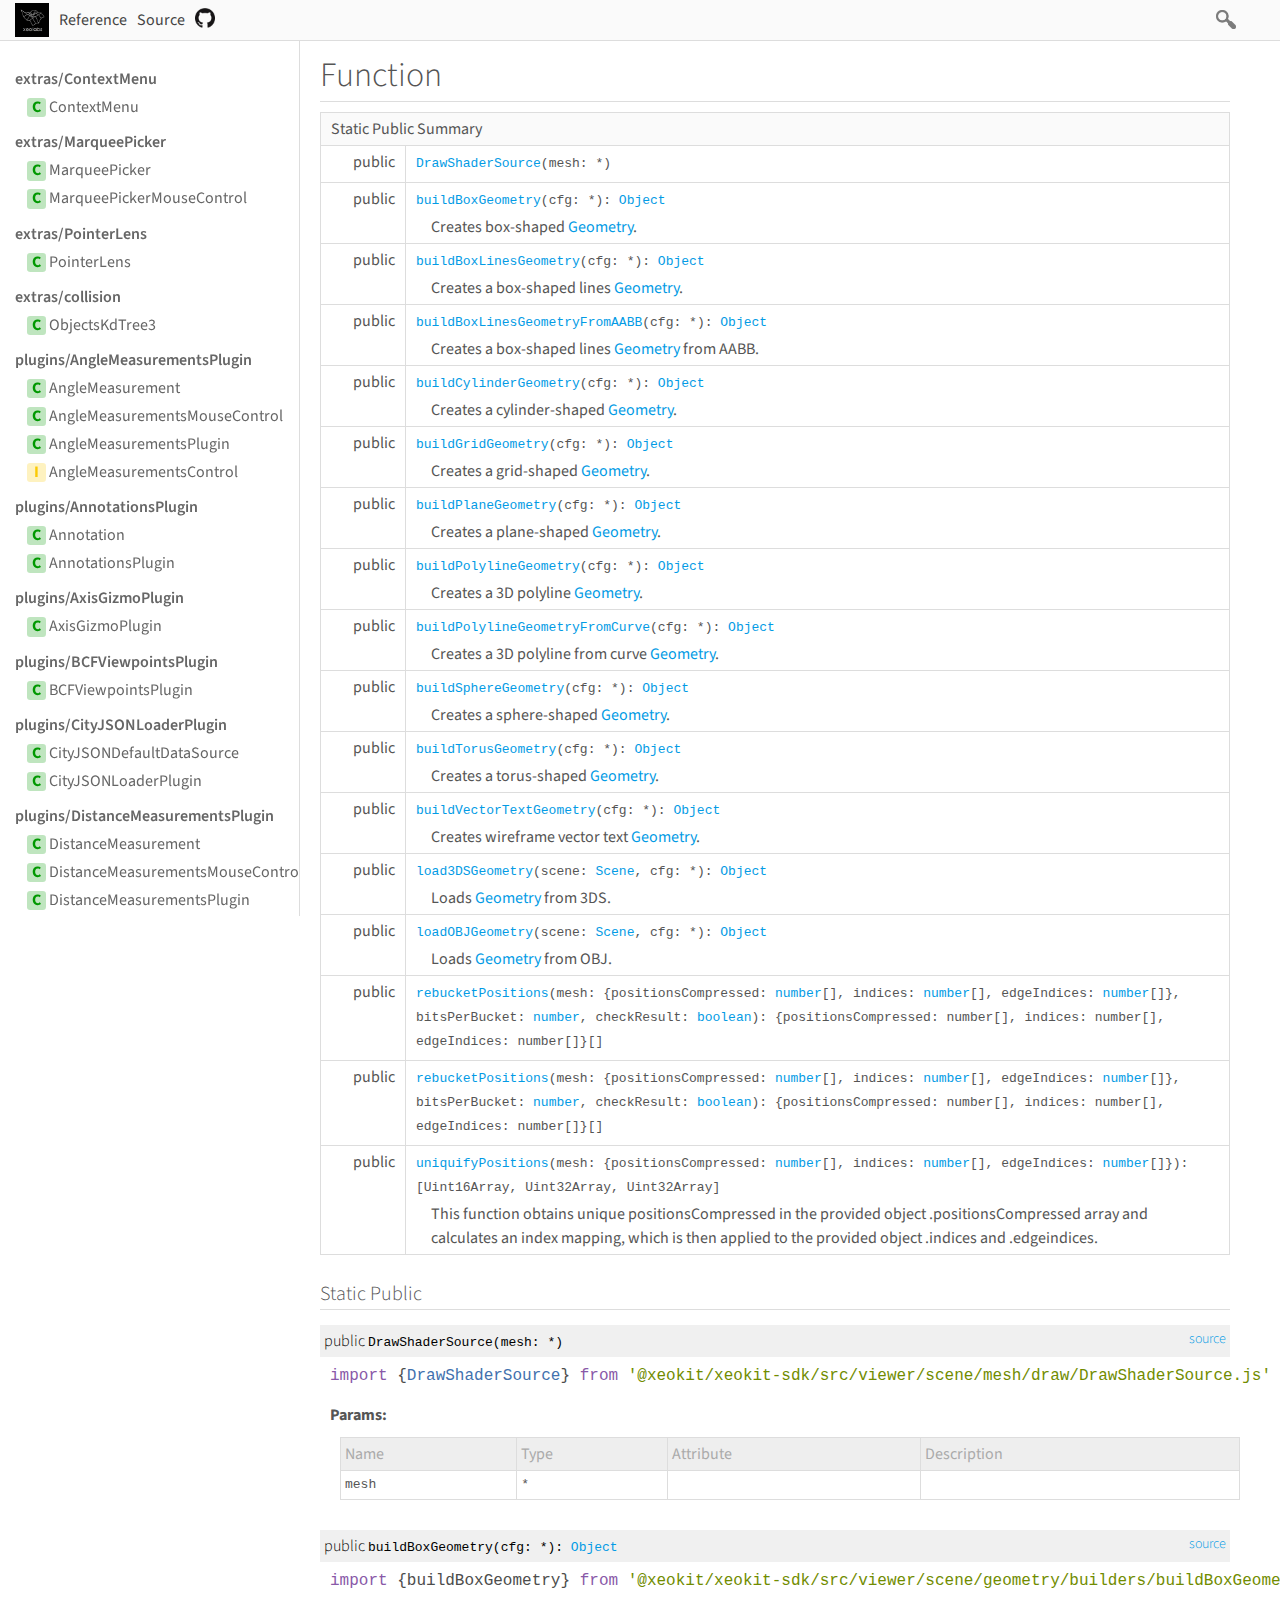
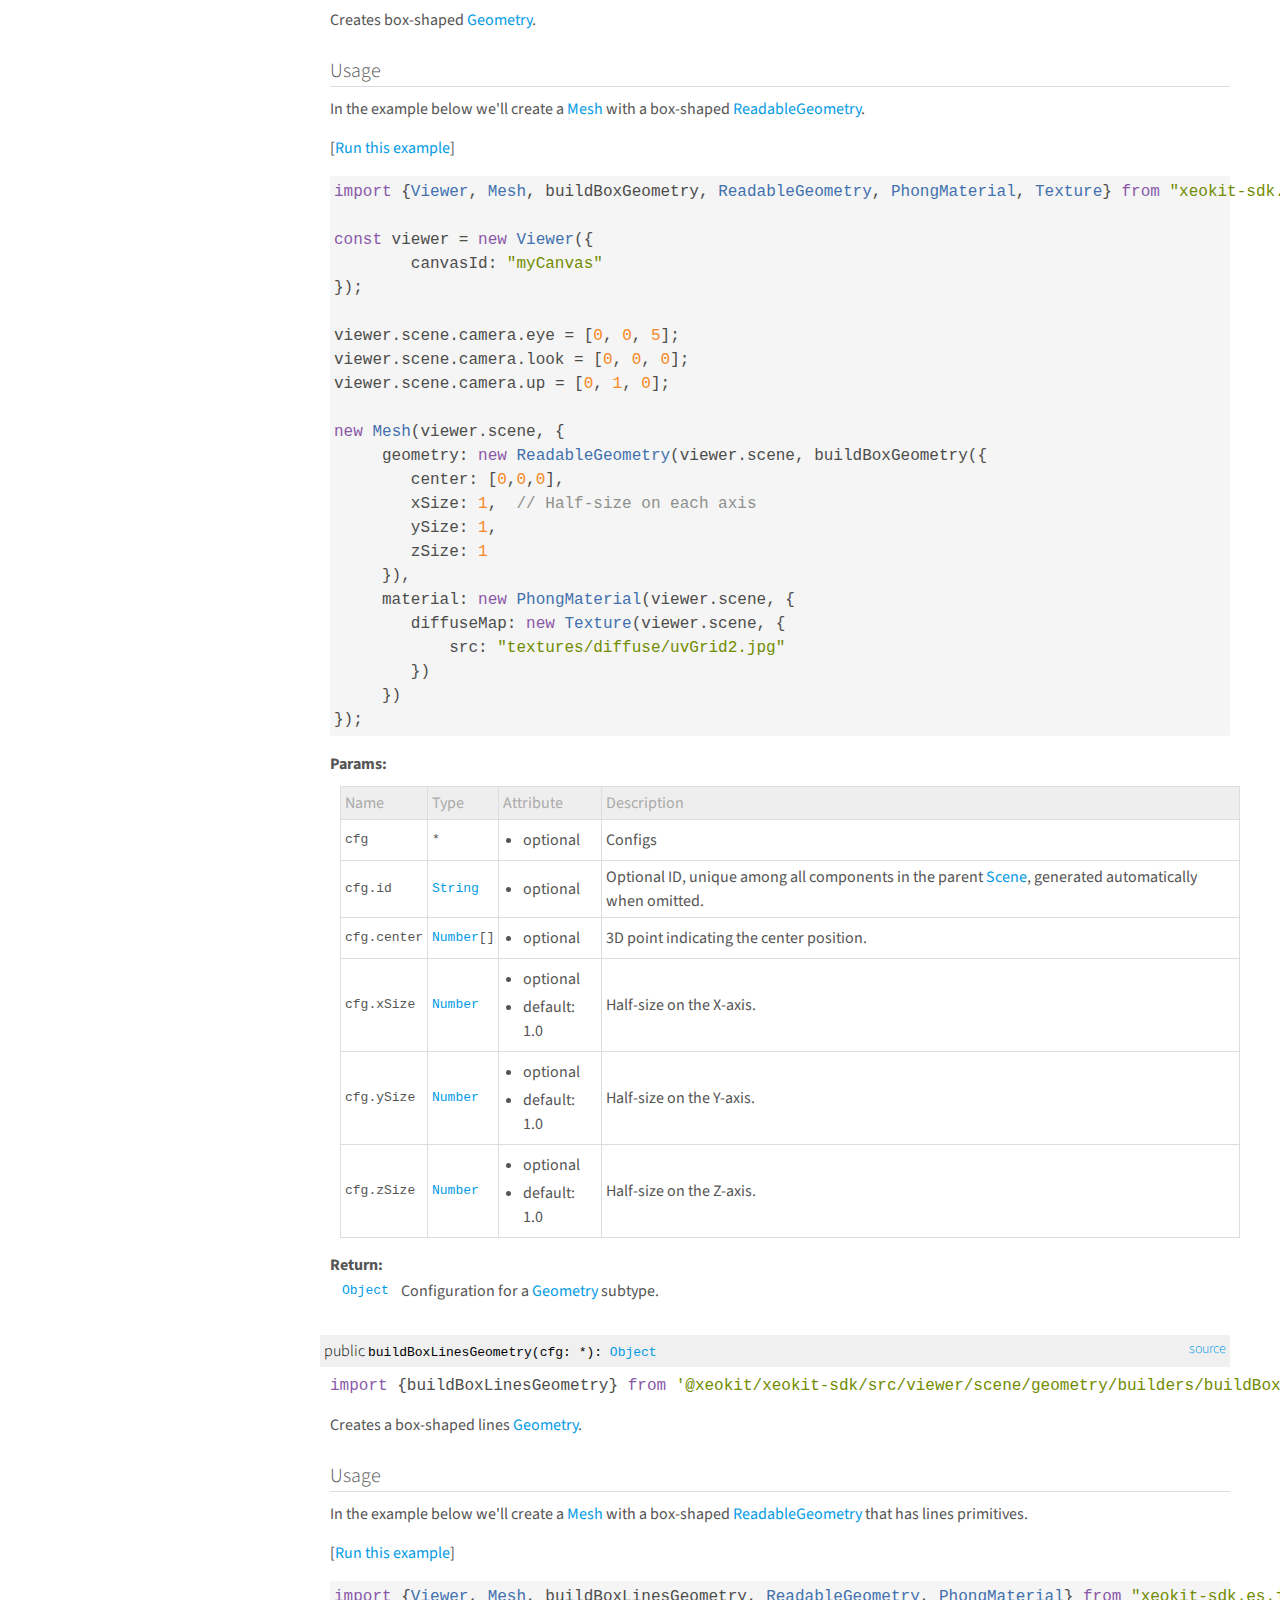
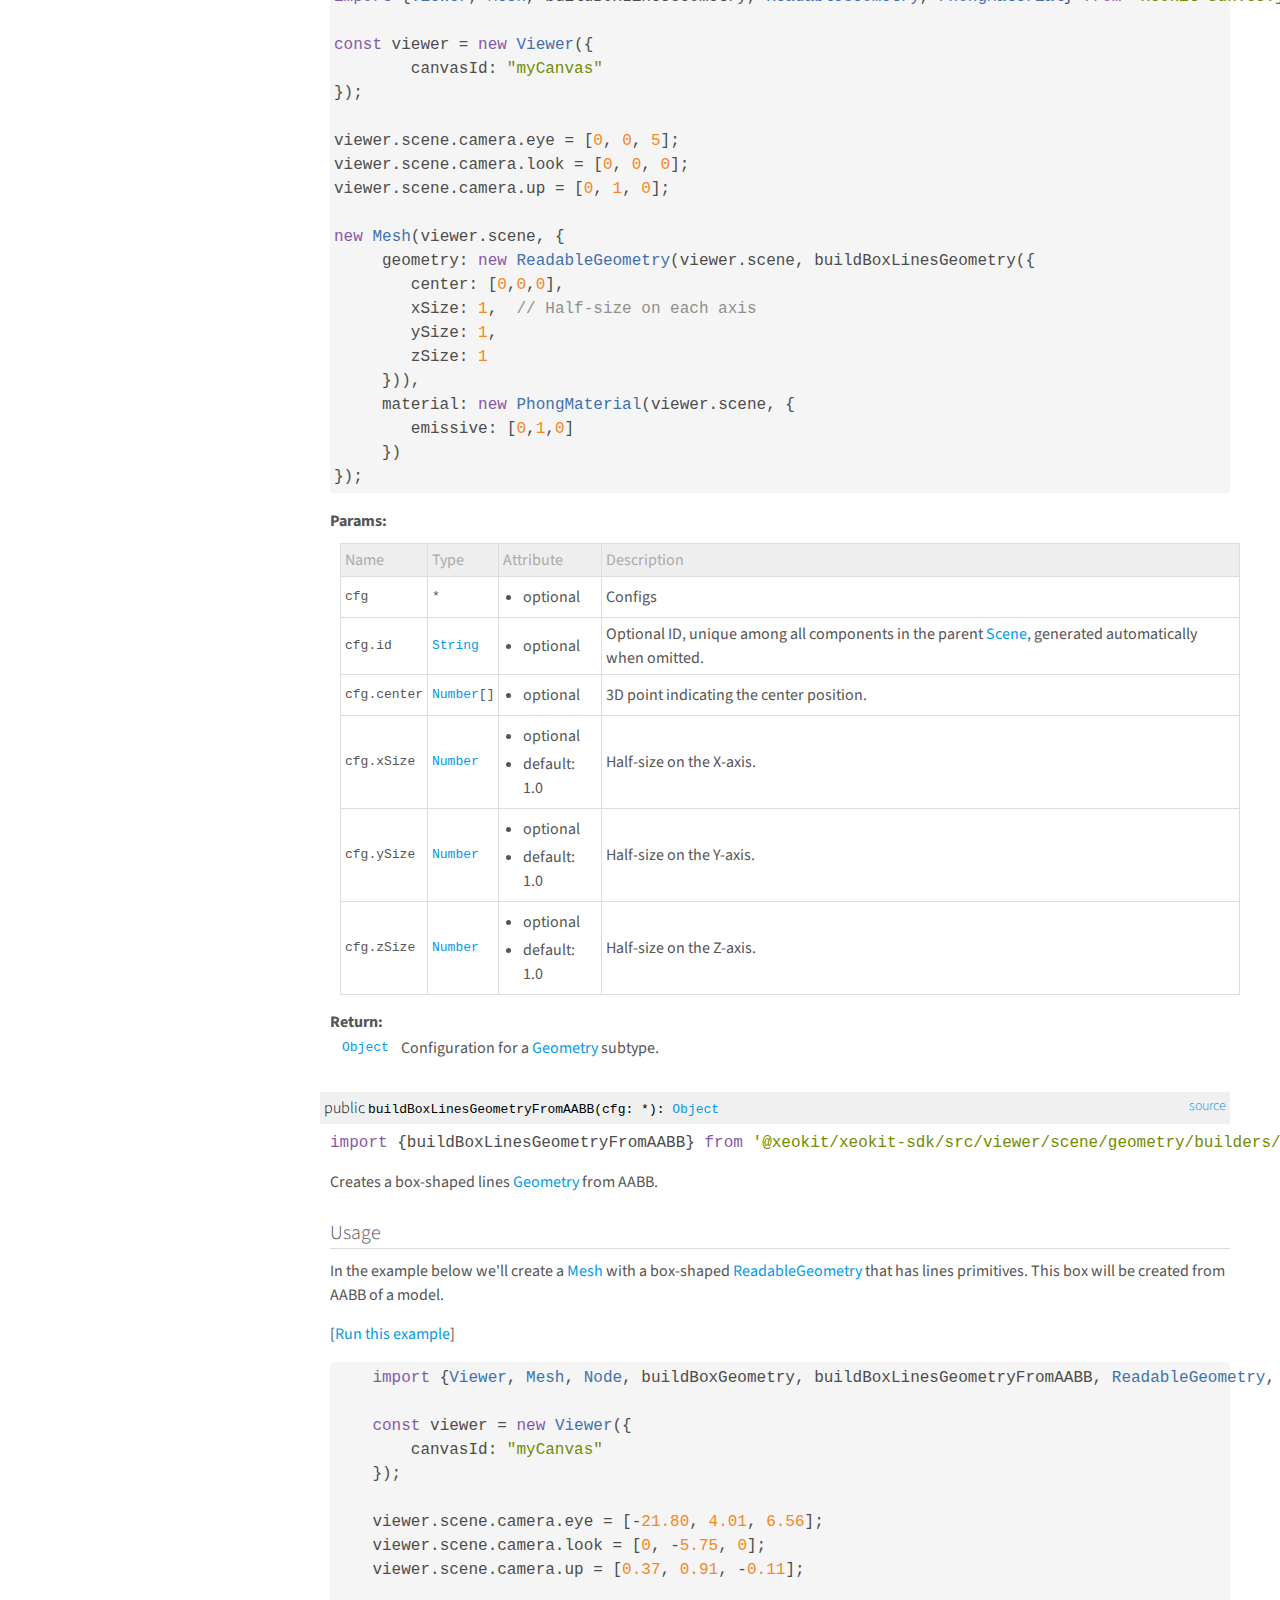
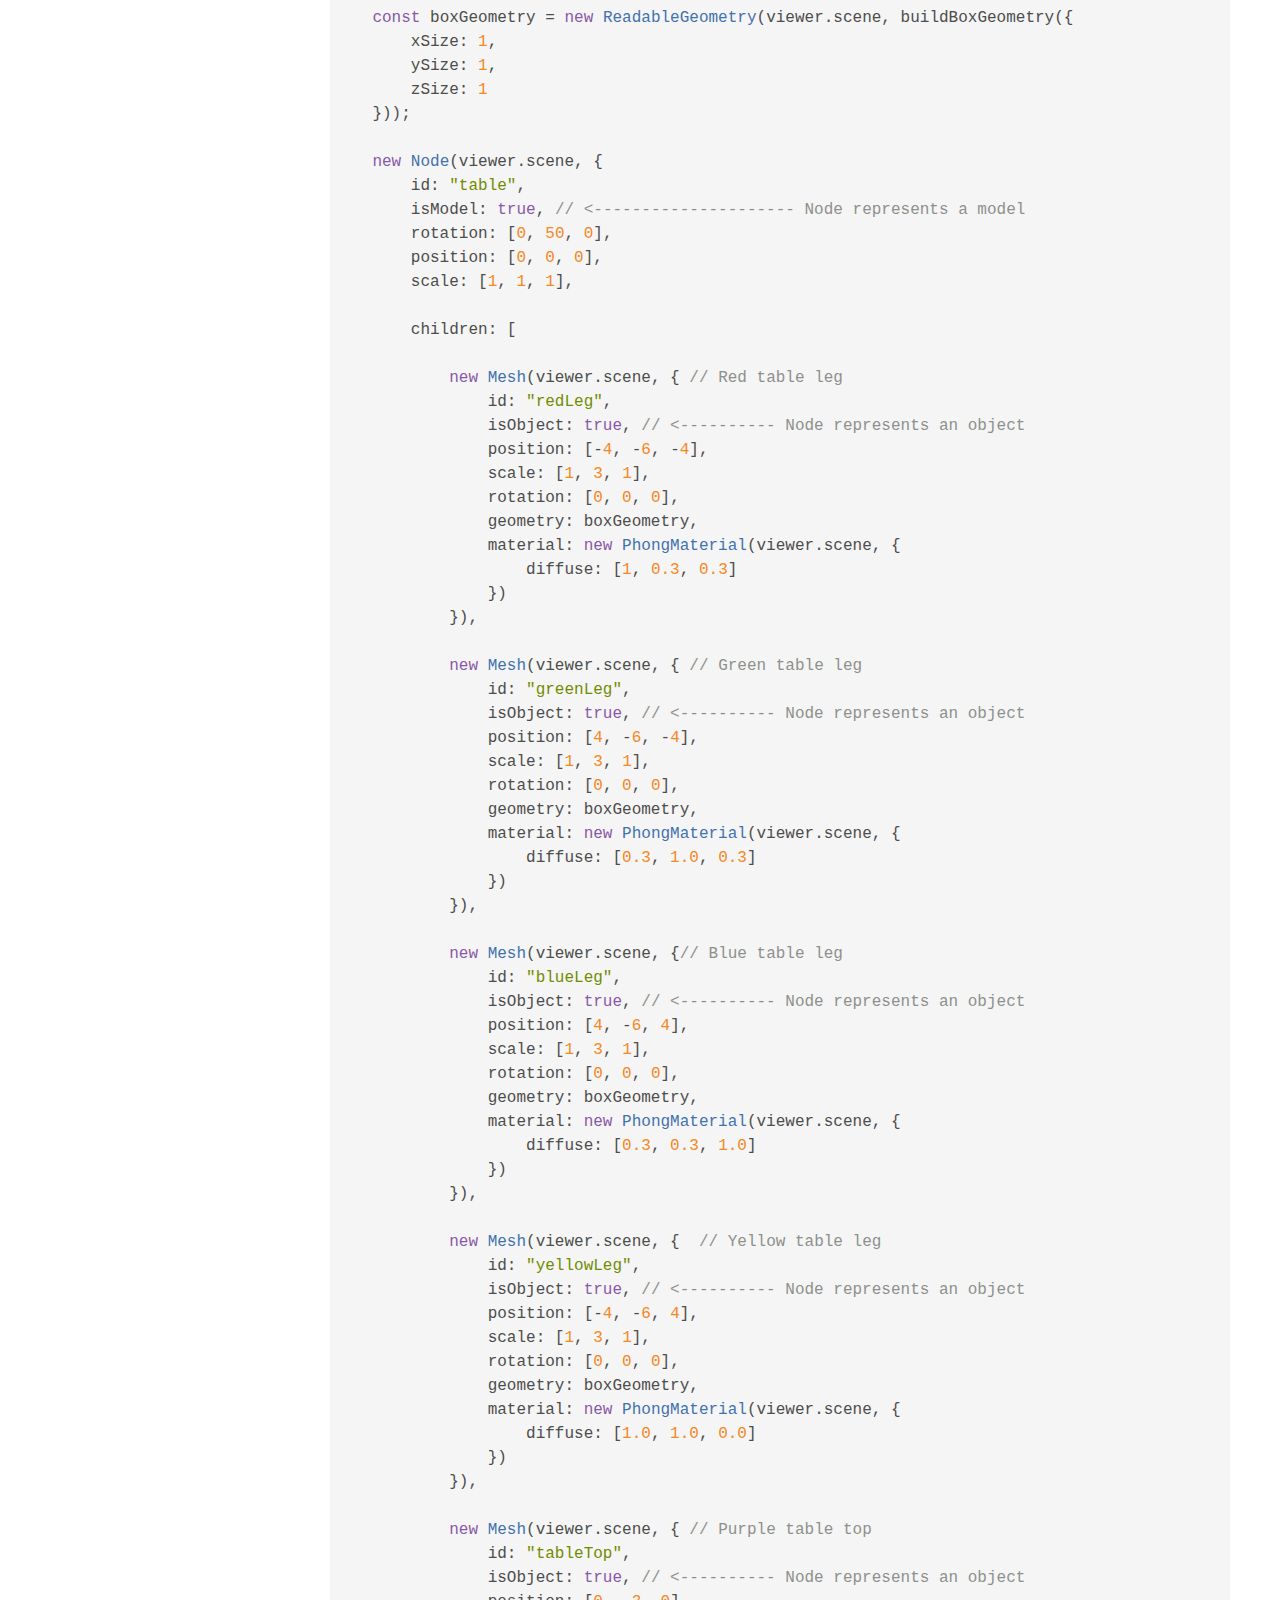
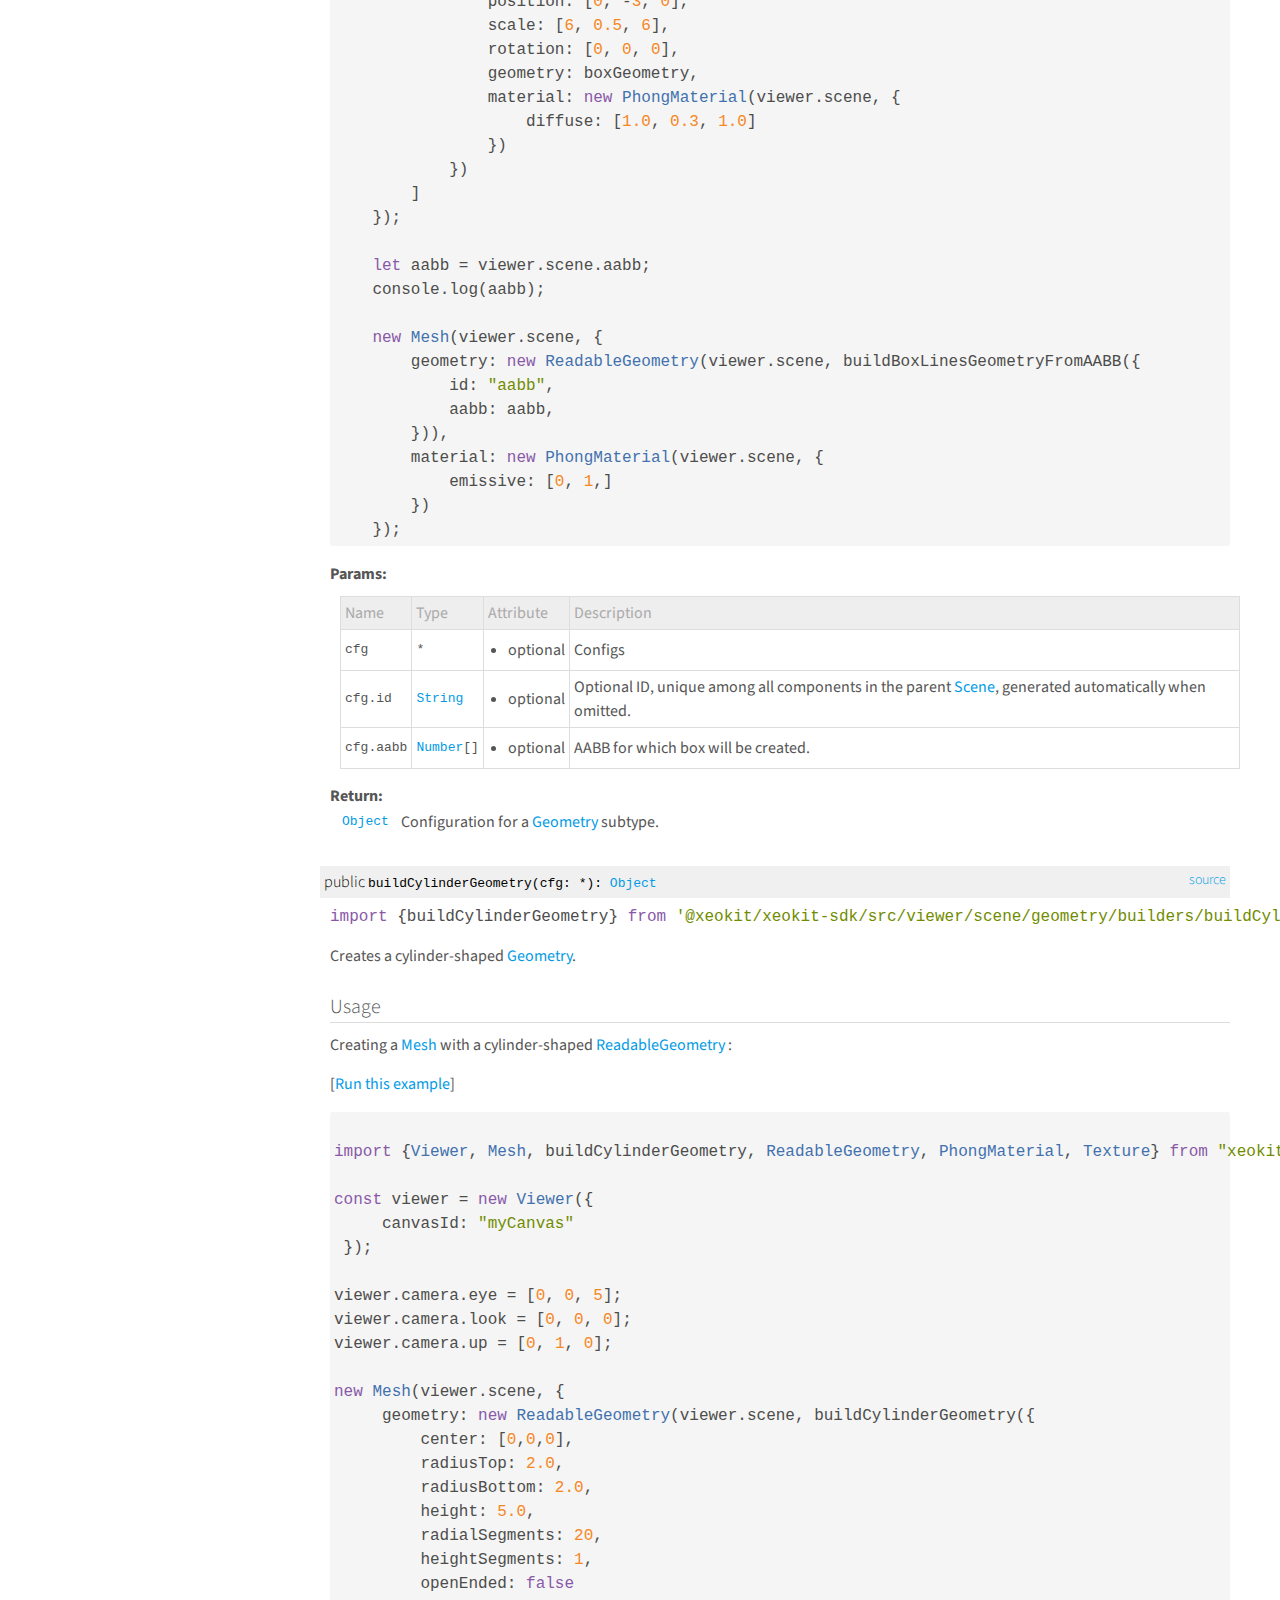
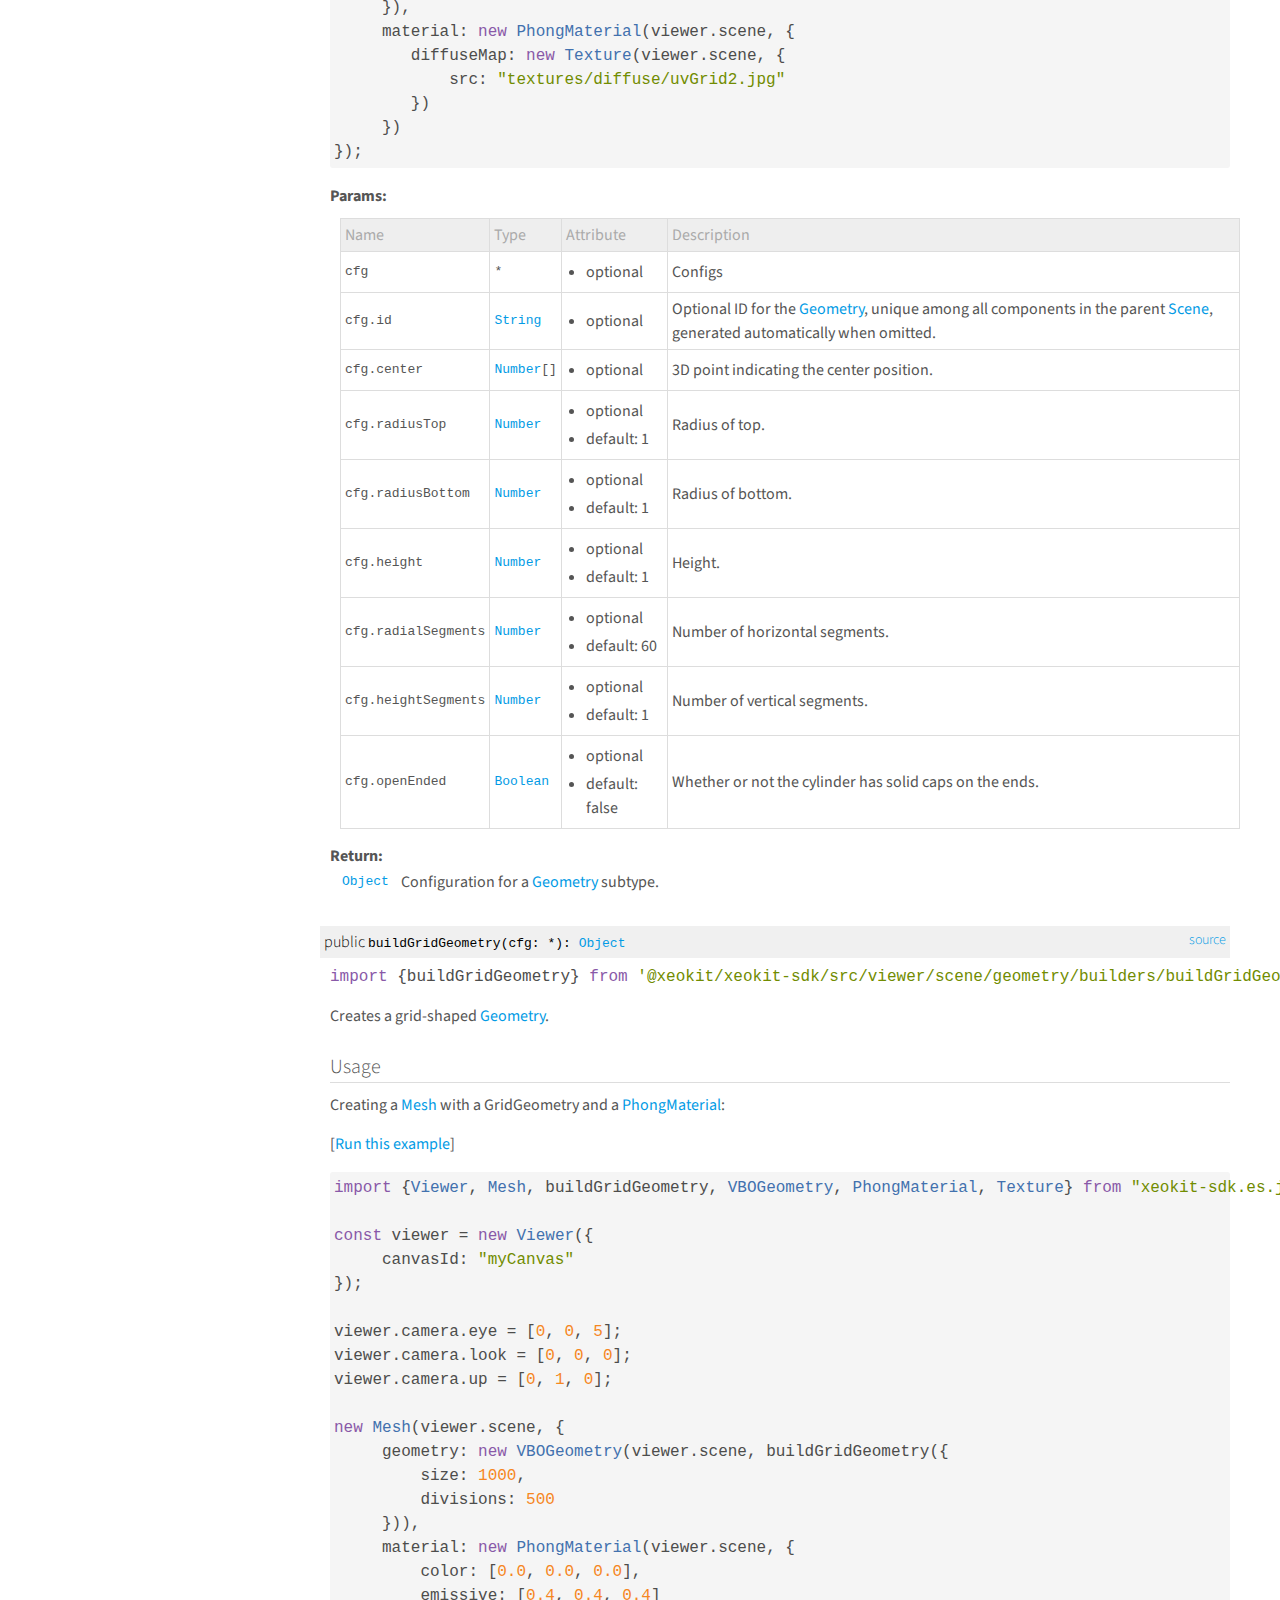
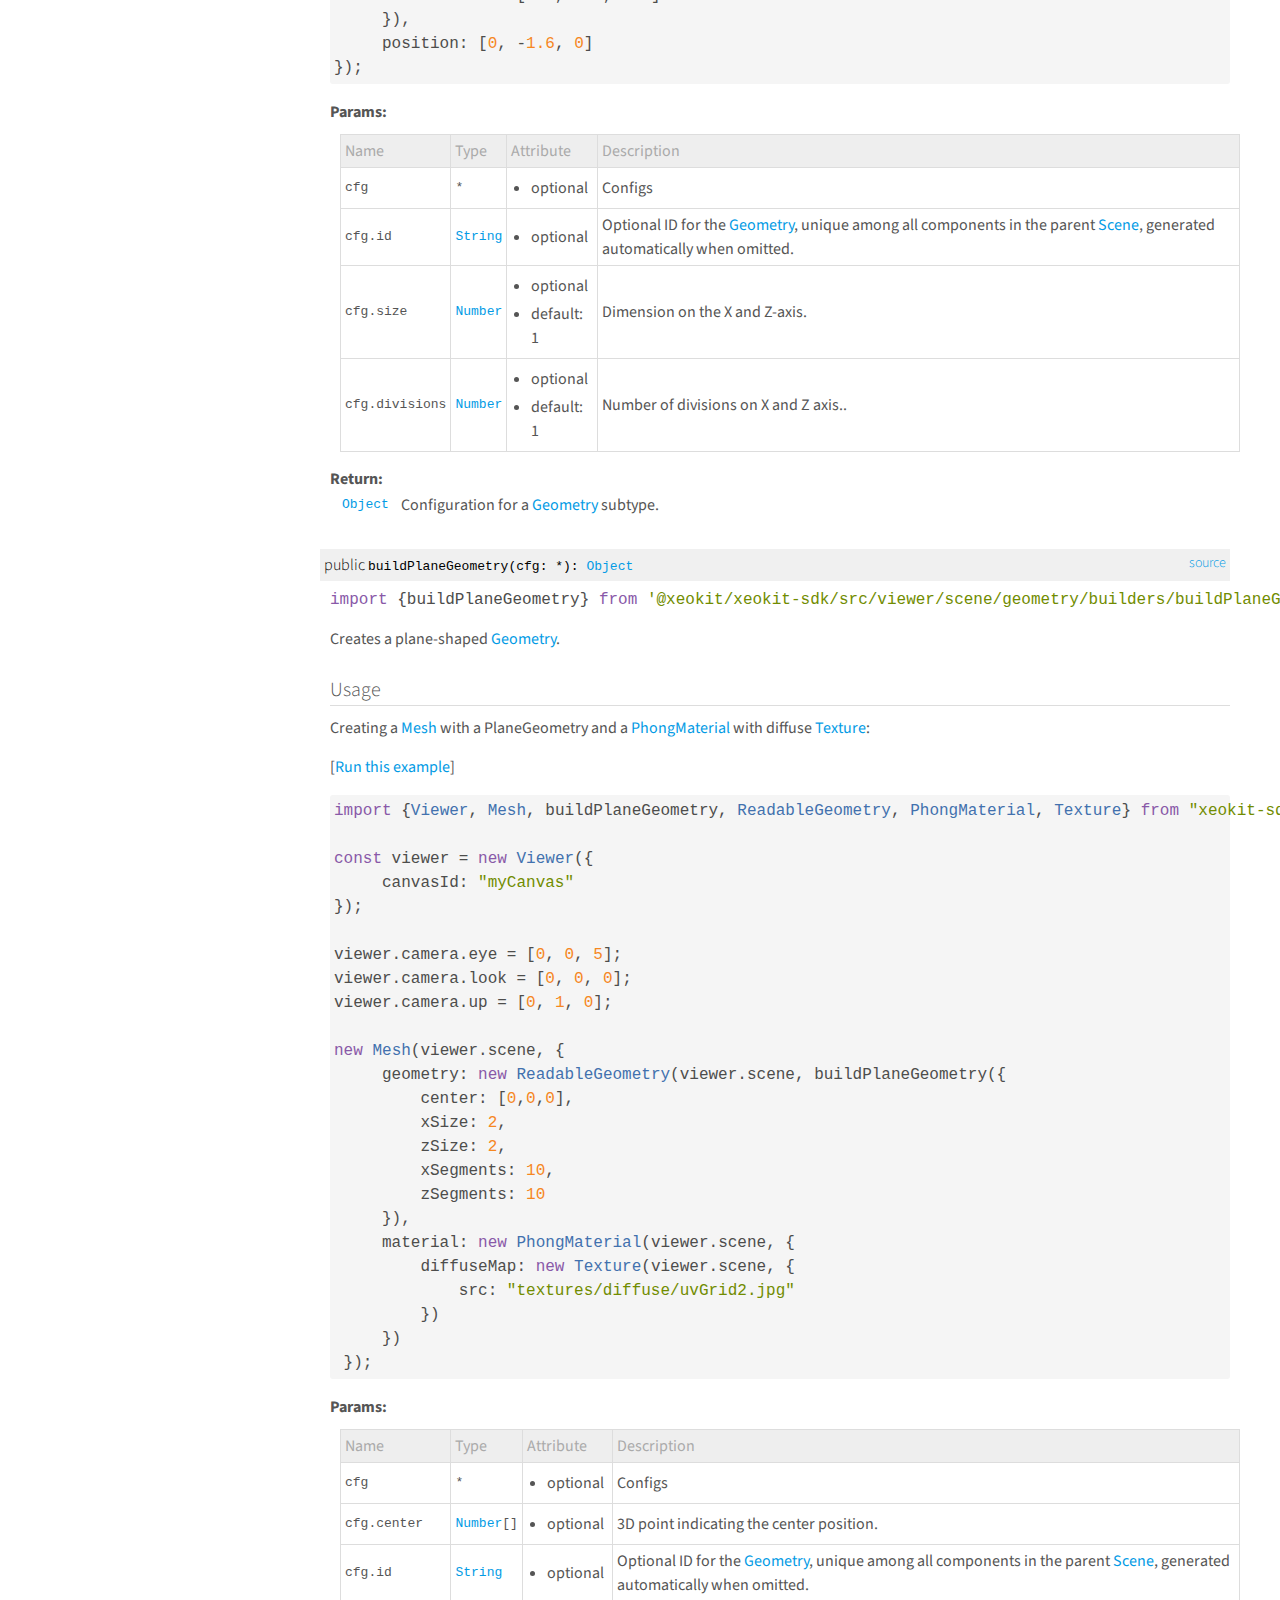
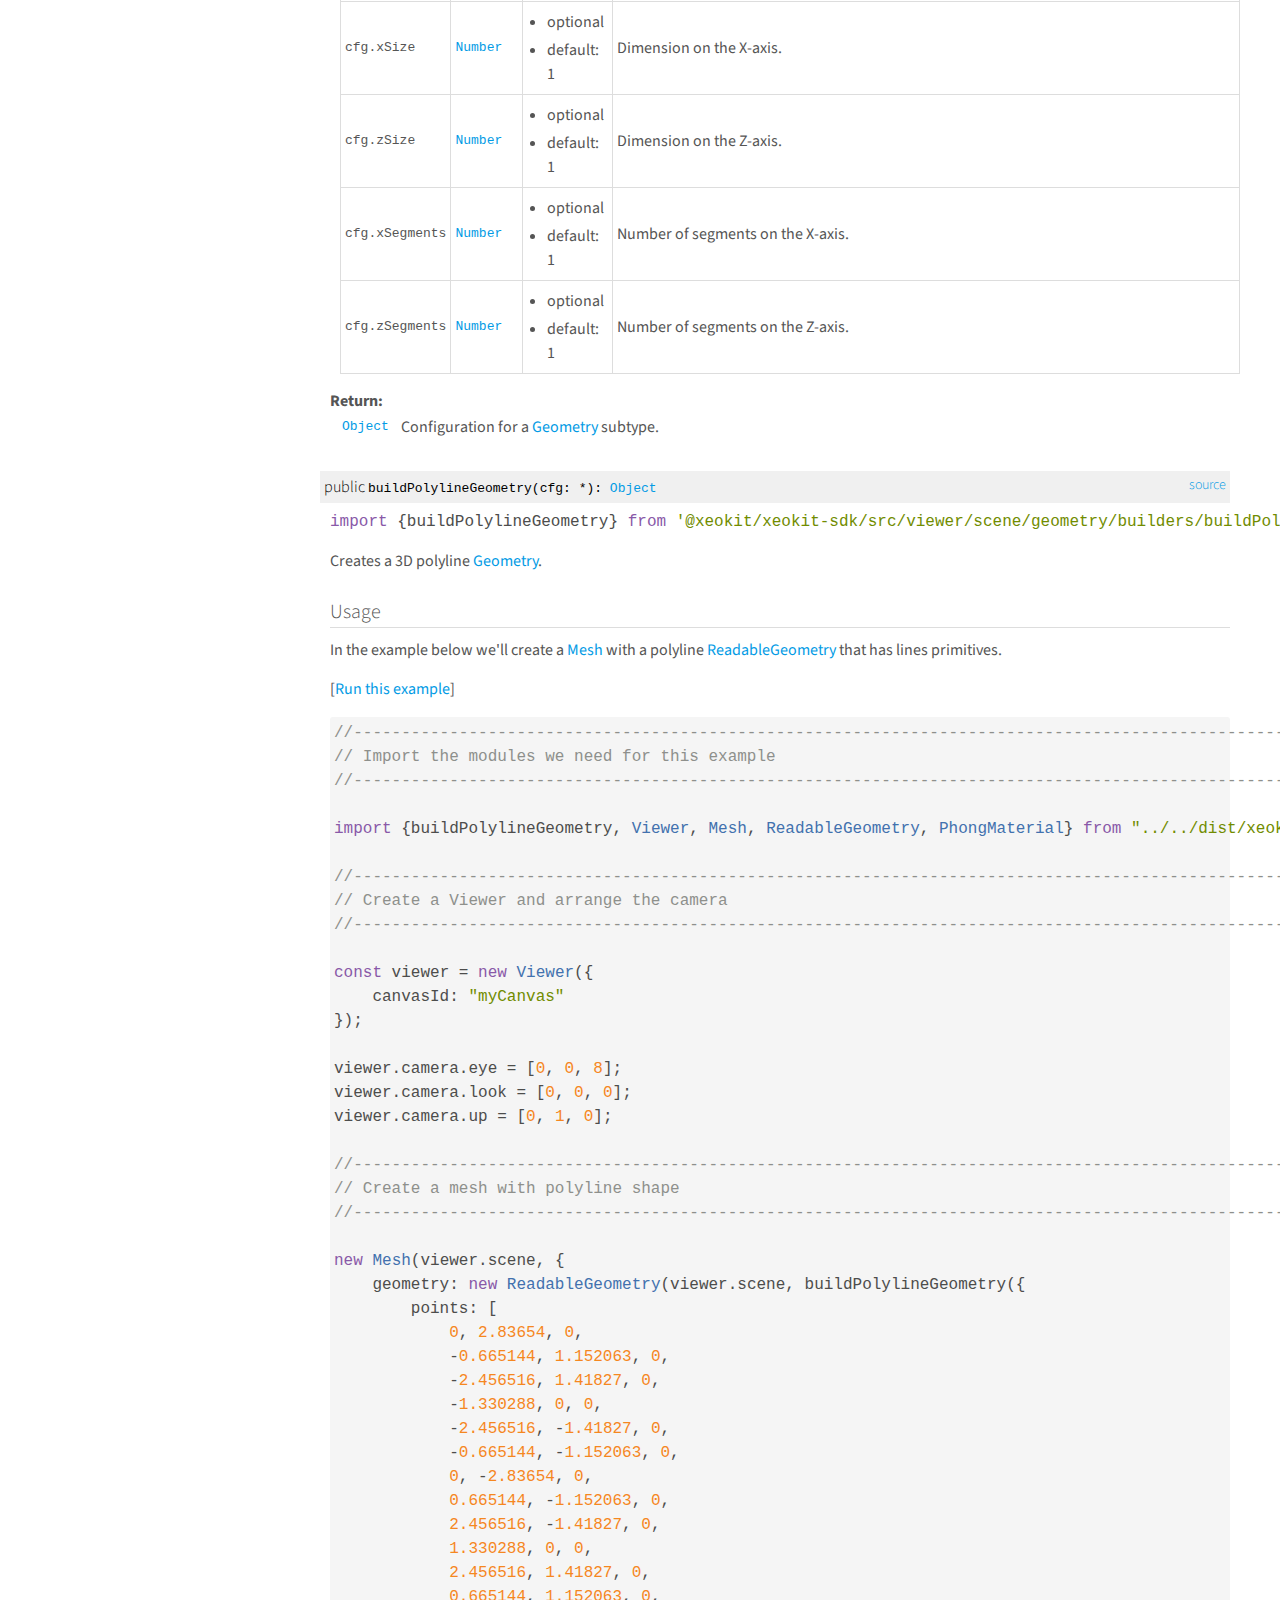
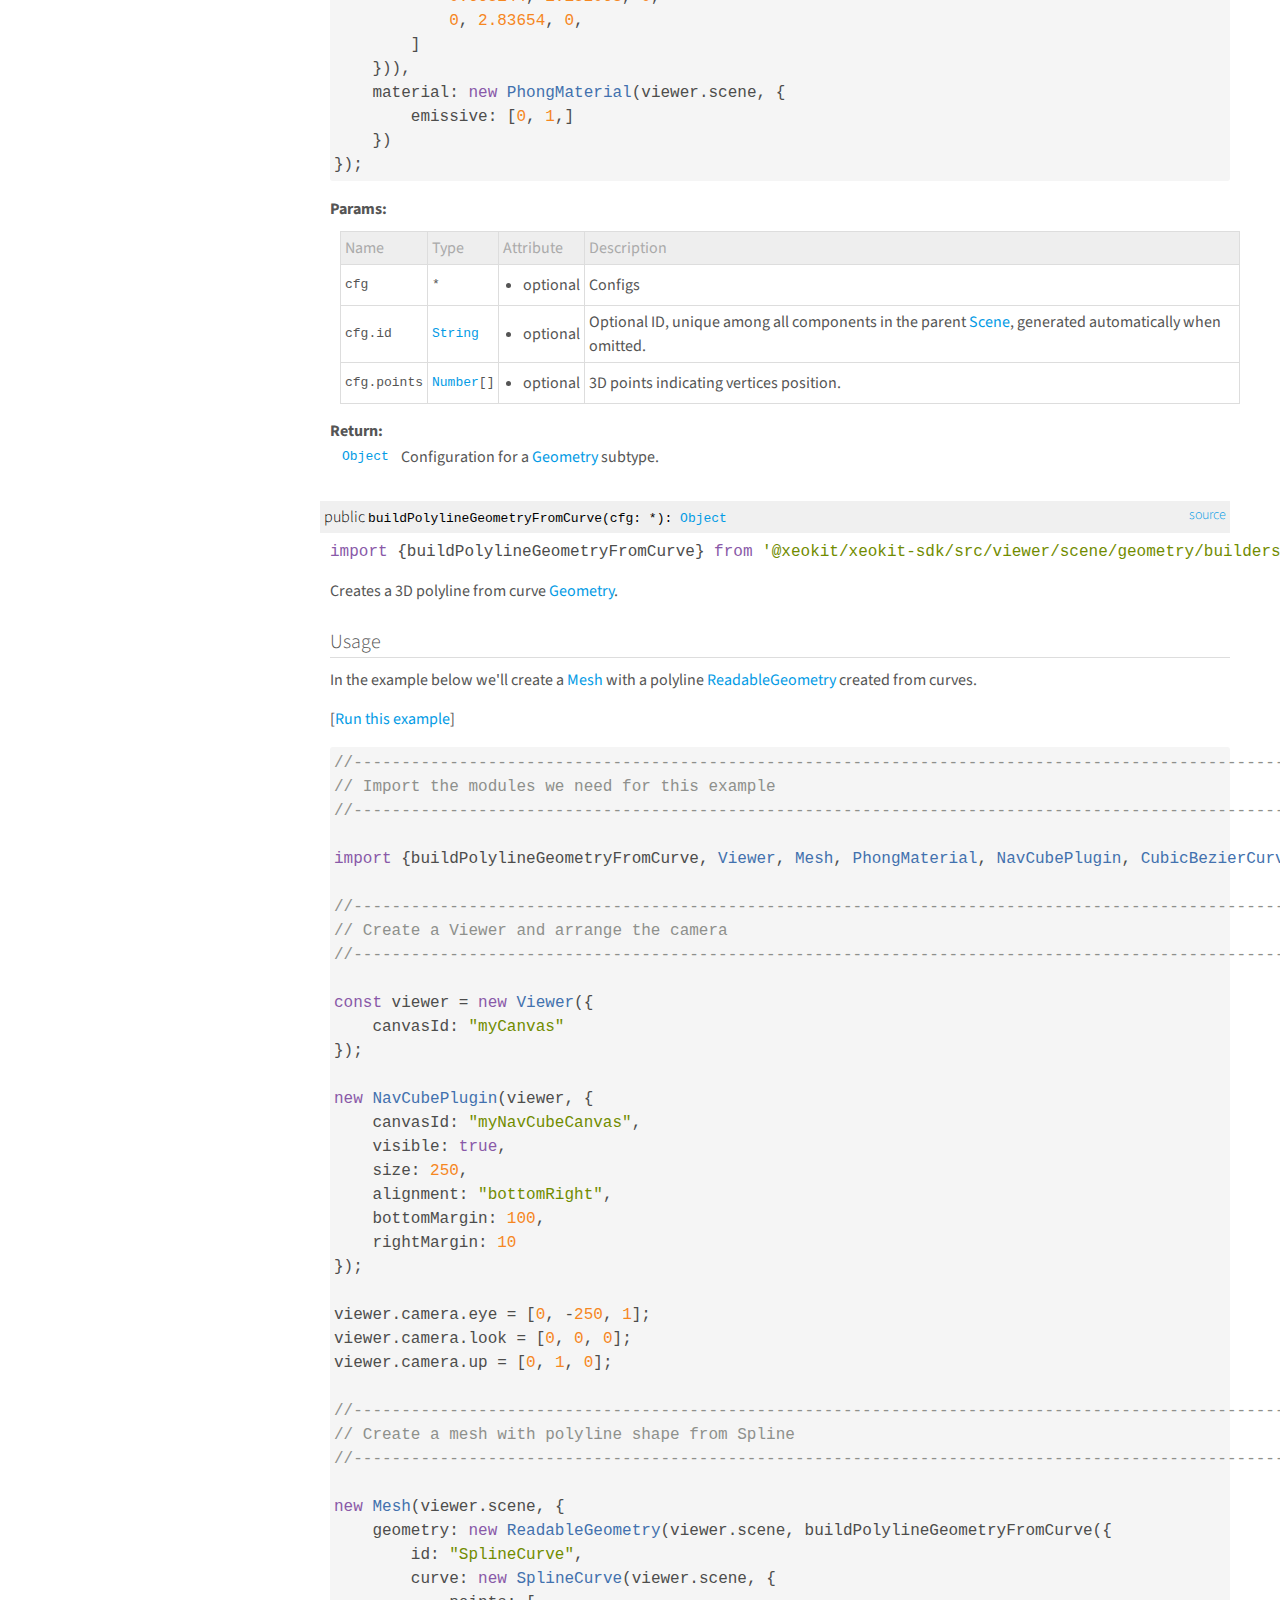
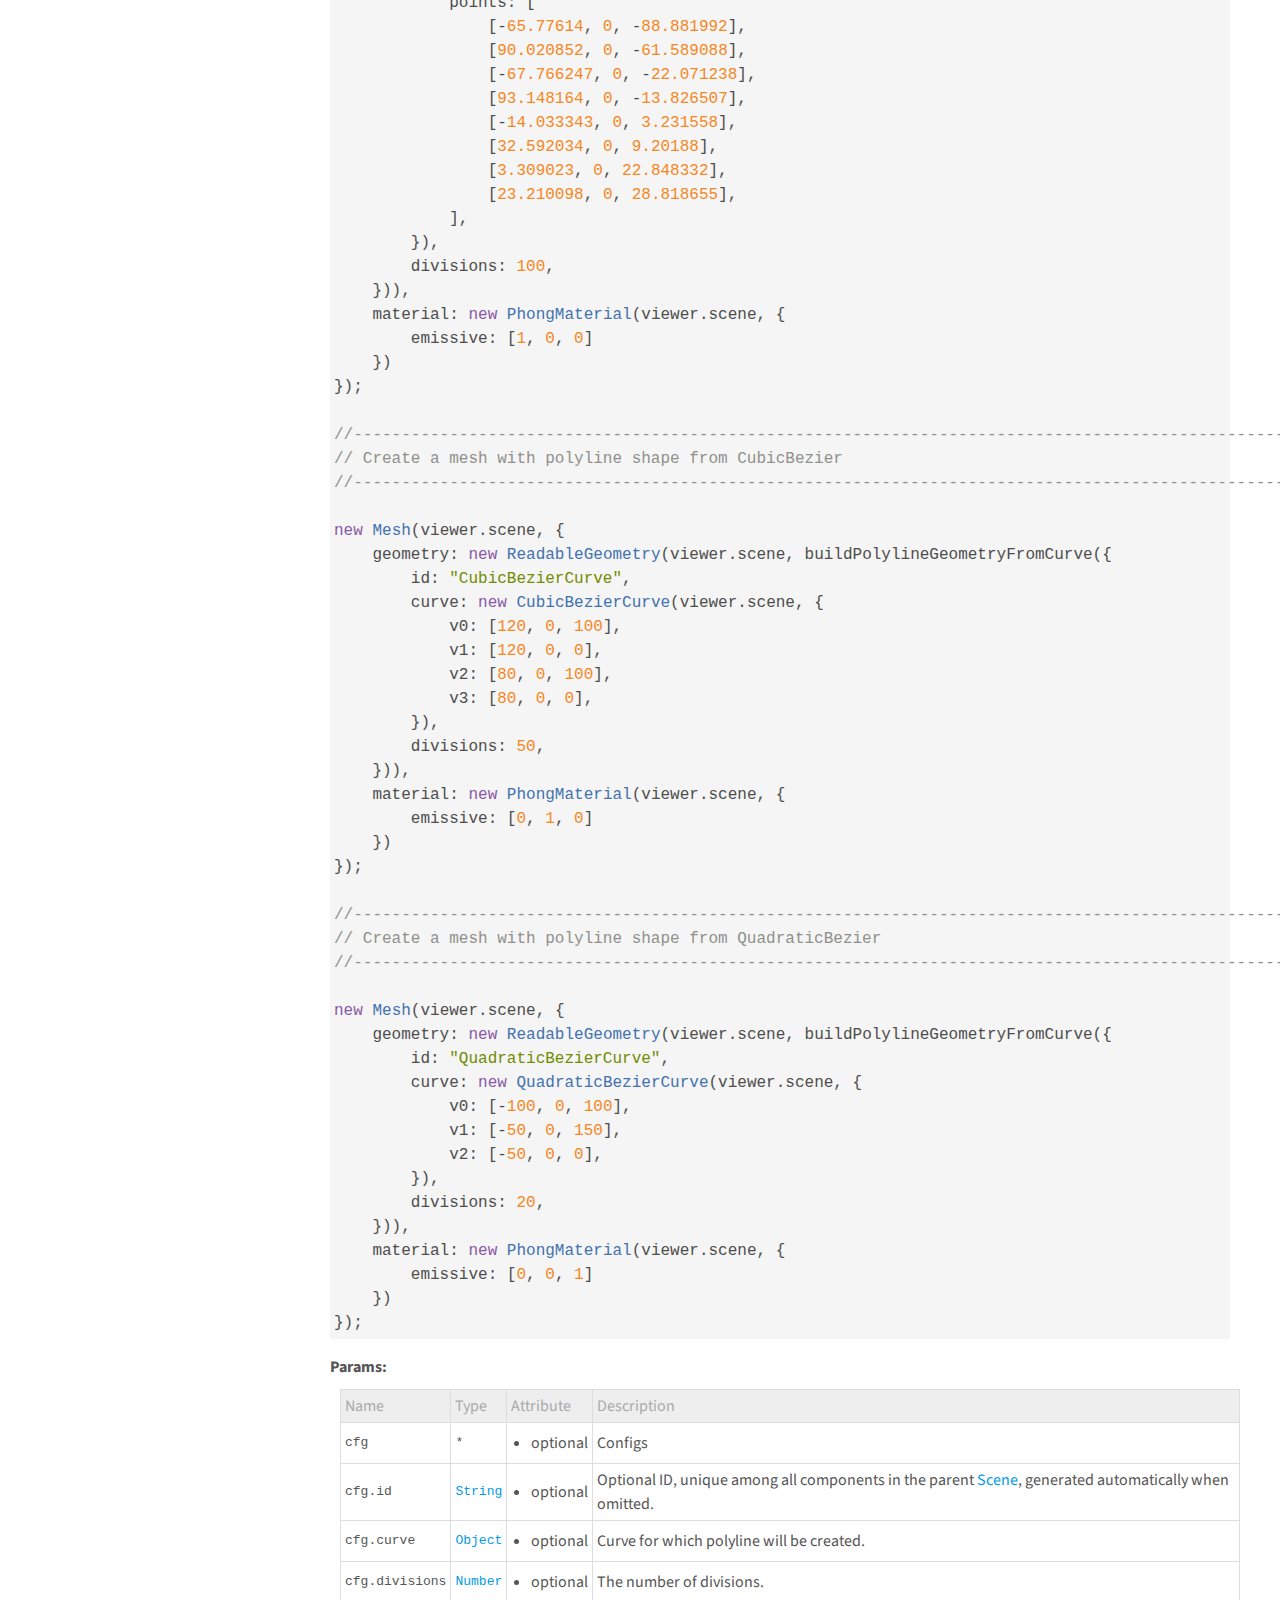
<file: xeokit/docs/function/index.html>
<!DOCTYPE html>
<html>
<head>
  <meta charset="utf-8">
  <base data-ice="baseUrl" href="../">
  <title data-ice="title">Function | xeokit-sdk</title>
  <link type="text/css" rel="stylesheet" href="css/style.css">
  <link type="text/css" rel="stylesheet" href="css/prettify-tomorrow.css">
  <script src="script/prettify/prettify.js"></script>
  <script src="script/manual.js"></script>
<meta name="description" content="3D engineering graphics in the browser"><meta property="og:type" content="website"><meta property="og:url" content="http://xeokit.io"><meta property="og:site_name" content="xeokit-sdk"><meta property="og:title" content="xeokit-sdk"><meta property="og:image" content="./images/logo.jpg"><meta property="og:description" content="3D engineering graphics in the browser"><meta property="og:author" content="http://xeolabs.com"><meta property="twitter:card" content="summary"><meta property="twitter:title" content="xeokit-sdk"><meta property="twitter:description" content="3D engineering graphics in the browser"><meta property="twitter:image" content="./images/logo.jpg"></head>
<body class="layout-container" data-ice="rootContainer">

<header>
  <a href="./" style="display: flex; align-items: center;"><img src="./image/brand_logo.jpg" style="width:34px;"></a>
  
  <a href="identifiers.html">Reference</a>
  <a href="source.html">Source</a>
  
  <div class="search-box">
  <span>
    <img src="./image/search.png">
    <span class="search-input-edge"></span><input class="search-input"><span class="search-input-edge"></span>
  </span>
    <ul class="search-result"></ul>
  </div>
<a style="position:relative; top:3px;" href="https://github.com/xeokit/xeokit-sdk"><img width="20px" src="./image/github.png"></a></header>

<nav class="navigation" data-ice="nav"><div>
  <ul>
    
  <li data-ice="doc"><a data-ice="dirPath" class="nav-dir-path" href="identifiers.html#extras-contextmenu">extras/ContextMenu</a><span data-ice="kind" class="kind-class">C</span><span data-ice="name"><span><a href="class/src/extras/ContextMenu/ContextMenu.js~ContextMenu.html">ContextMenu</a></span></span></li>
<li data-ice="doc"><a data-ice="dirPath" class="nav-dir-path" href="identifiers.html#extras-marqueepicker">extras/MarqueePicker</a><span data-ice="kind" class="kind-class">C</span><span data-ice="name"><span><a href="class/src/extras/MarqueePicker/MarqueePicker.js~MarqueePicker.html">MarqueePicker</a></span></span></li>
<li data-ice="doc"><span data-ice="kind" class="kind-class">C</span><span data-ice="name"><span><a href="class/src/extras/MarqueePicker/MarqueePickerMouseControl.js~MarqueePickerMouseControl.html">MarqueePickerMouseControl</a></span></span></li>
<li data-ice="doc"><a data-ice="dirPath" class="nav-dir-path" href="identifiers.html#extras-pointerlens">extras/PointerLens</a><span data-ice="kind" class="kind-class">C</span><span data-ice="name"><span><a href="class/src/extras/PointerLens/PointerLens.js~PointerLens.html">PointerLens</a></span></span></li>
<li data-ice="doc"><a data-ice="dirPath" class="nav-dir-path" href="identifiers.html#extras-collision">extras/collision</a><span data-ice="kind" class="kind-class">C</span><span data-ice="name"><span><a href="class/src/extras/collision/ObjectsKdTree3.js~ObjectsKdTree3.html">ObjectsKdTree3</a></span></span></li>
<li data-ice="doc"><a data-ice="dirPath" class="nav-dir-path" href="identifiers.html#plugins-anglemeasurementsplugin">plugins/AngleMeasurementsPlugin</a><span data-ice="kind" class="kind-class">C</span><span data-ice="name"><span><a href="class/src/plugins/AngleMeasurementsPlugin/AngleMeasurement.js~AngleMeasurement.html">AngleMeasurement</a></span></span></li>
<li data-ice="doc"><span data-ice="kind" class="kind-class">C</span><span data-ice="name"><span><a href="class/src/plugins/AngleMeasurementsPlugin/AngleMeasurementsMouseControl.js~AngleMeasurementsMouseControl.html">AngleMeasurementsMouseControl</a></span></span></li>
<li data-ice="doc"><span data-ice="kind" class="kind-class">C</span><span data-ice="name"><span><a href="class/src/plugins/AngleMeasurementsPlugin/AngleMeasurementsPlugin.js~AngleMeasurementsPlugin.html">AngleMeasurementsPlugin</a></span></span></li>
<li data-ice="doc"><span data-ice="kind" class="kind-interface">I</span><span data-ice="name"><span><a href="class/src/plugins/AngleMeasurementsPlugin/AngleMeasurementsControl.js~AngleMeasurementsControl.html">AngleMeasurementsControl</a></span></span></li>
<li data-ice="doc"><a data-ice="dirPath" class="nav-dir-path" href="identifiers.html#plugins-annotationsplugin">plugins/AnnotationsPlugin</a><span data-ice="kind" class="kind-class">C</span><span data-ice="name"><span><a href="class/src/plugins/AnnotationsPlugin/Annotation.js~Annotation.html">Annotation</a></span></span></li>
<li data-ice="doc"><span data-ice="kind" class="kind-class">C</span><span data-ice="name"><span><a href="class/src/plugins/AnnotationsPlugin/AnnotationsPlugin.js~AnnotationsPlugin.html">AnnotationsPlugin</a></span></span></li>
<li data-ice="doc"><a data-ice="dirPath" class="nav-dir-path" href="identifiers.html#plugins-axisgizmoplugin">plugins/AxisGizmoPlugin</a><span data-ice="kind" class="kind-class">C</span><span data-ice="name"><span><a href="class/src/plugins/AxisGizmoPlugin/AxisGizmoPlugin.js~AxisGizmoPlugin.html">AxisGizmoPlugin</a></span></span></li>
<li data-ice="doc"><a data-ice="dirPath" class="nav-dir-path" href="identifiers.html#plugins-bcfviewpointsplugin">plugins/BCFViewpointsPlugin</a><span data-ice="kind" class="kind-class">C</span><span data-ice="name"><span><a href="class/src/plugins/BCFViewpointsPlugin/BCFViewpointsPlugin.js~BCFViewpointsPlugin.html">BCFViewpointsPlugin</a></span></span></li>
<li data-ice="doc"><a data-ice="dirPath" class="nav-dir-path" href="identifiers.html#plugins-cityjsonloaderplugin">plugins/CityJSONLoaderPlugin</a><span data-ice="kind" class="kind-class">C</span><span data-ice="name"><span><a href="class/src/plugins/CityJSONLoaderPlugin/CityJSONDefaultDataSource.js~CityJSONDefaultDataSource.html">CityJSONDefaultDataSource</a></span></span></li>
<li data-ice="doc"><span data-ice="kind" class="kind-class">C</span><span data-ice="name"><span><a href="class/src/plugins/CityJSONLoaderPlugin/CityJSONLoaderPlugin.js~CityJSONLoaderPlugin.html">CityJSONLoaderPlugin</a></span></span></li>
<li data-ice="doc"><a data-ice="dirPath" class="nav-dir-path" href="identifiers.html#plugins-distancemeasurementsplugin">plugins/DistanceMeasurementsPlugin</a><span data-ice="kind" class="kind-class">C</span><span data-ice="name"><span><a href="class/src/plugins/DistanceMeasurementsPlugin/DistanceMeasurement.js~DistanceMeasurement.html">DistanceMeasurement</a></span></span></li>
<li data-ice="doc"><span data-ice="kind" class="kind-class">C</span><span data-ice="name"><span><a href="class/src/plugins/DistanceMeasurementsPlugin/DistanceMeasurementsMouseControl.js~DistanceMeasurementsMouseControl.html">DistanceMeasurementsMouseControl</a></span></span></li>
<li data-ice="doc"><span data-ice="kind" class="kind-class">C</span><span data-ice="name"><span><a href="class/src/plugins/DistanceMeasurementsPlugin/DistanceMeasurementsPlugin.js~DistanceMeasurementsPlugin.html">DistanceMeasurementsPlugin</a></span></span></li>
<li data-ice="doc"><span data-ice="kind" class="kind-interface">I</span><span data-ice="name"><span><a href="class/src/plugins/DistanceMeasurementsPlugin/DistanceMeasurementsControl.js~DistanceMeasurementsControl.html">DistanceMeasurementsControl</a></span></span></li>
<li data-ice="doc"><a data-ice="dirPath" class="nav-dir-path" href="identifiers.html#plugins-facealignedsectionplanesplugin">plugins/FaceAlignedSectionPlanesPlugin</a><span data-ice="kind" class="kind-class">C</span><span data-ice="name"><span><a href="class/src/plugins/FaceAlignedSectionPlanesPlugin/FaceAlignedSectionPlanesControl.js~FaceAlignedSectionPlanesControl.html">FaceAlignedSectionPlanesControl</a></span></span></li>
<li data-ice="doc"><span data-ice="kind" class="kind-class">C</span><span data-ice="name"><span><a href="class/src/plugins/FaceAlignedSectionPlanesPlugin/FaceAlignedSectionPlanesPlugin.js~FaceAlignedSectionPlanesPlugin.html">FaceAlignedSectionPlanesPlugin</a></span></span></li>
<li data-ice="doc"><a data-ice="dirPath" class="nav-dir-path" href="identifiers.html#plugins-fastnavplugin">plugins/FastNavPlugin</a><span data-ice="kind" class="kind-class">C</span><span data-ice="name"><span><a href="class/src/plugins/FastNavPlugin/FastNavPlugin.js~FastNavPlugin.html">FastNavPlugin</a></span></span></li>
<li data-ice="doc"><a data-ice="dirPath" class="nav-dir-path" href="identifiers.html#plugins-gltfloaderplugin">plugins/GLTFLoaderPlugin</a><span data-ice="kind" class="kind-class">C</span><span data-ice="name"><span><a href="class/src/plugins/GLTFLoaderPlugin/GLTFDefaultDataSource.js~GLTFDefaultDataSource.html">GLTFDefaultDataSource</a></span></span></li>
<li data-ice="doc"><span data-ice="kind" class="kind-class">C</span><span data-ice="name"><span><a href="class/src/plugins/GLTFLoaderPlugin/GLTFLoaderPlugin.js~GLTFLoaderPlugin.html">GLTFLoaderPlugin</a></span></span></li>
<li data-ice="doc"><a data-ice="dirPath" class="nav-dir-path" href="identifiers.html#plugins-lasloaderplugin">plugins/LASLoaderPlugin</a><span data-ice="kind" class="kind-class">C</span><span data-ice="name"><span><a href="class/src/plugins/LASLoaderPlugin/LASDefaultDataSource.js~LASDefaultDataSource.html">LASDefaultDataSource</a></span></span></li>
<li data-ice="doc"><span data-ice="kind" class="kind-class">C</span><span data-ice="name"><span><a href="class/src/plugins/LASLoaderPlugin/LASLoaderPlugin.js~LASLoaderPlugin.html">LASLoaderPlugin</a></span></span></li>
<li data-ice="doc"><a data-ice="dirPath" class="nav-dir-path" href="identifiers.html#plugins-navcubeplugin">plugins/NavCubePlugin</a><span data-ice="kind" class="kind-class">C</span><span data-ice="name"><span><a href="class/src/plugins/NavCubePlugin/NavCubePlugin.js~NavCubePlugin.html">NavCubePlugin</a></span></span></li>
<li data-ice="doc"><a data-ice="dirPath" class="nav-dir-path" href="identifiers.html#plugins-objloaderplugin">plugins/OBJLoaderPlugin</a><span data-ice="kind" class="kind-class">C</span><span data-ice="name"><span><a href="class/src/plugins/OBJLoaderPlugin/OBJLoaderPlugin.js~OBJLoaderPlugin.html">OBJLoaderPlugin</a></span></span></li>
<li data-ice="doc"><a data-ice="dirPath" class="nav-dir-path" href="identifiers.html#plugins-stlloaderplugin">plugins/STLLoaderPlugin</a><span data-ice="kind" class="kind-class">C</span><span data-ice="name"><span><a href="class/src/plugins/STLLoaderPlugin/STLDefaultDataSource.js~STLDefaultDataSource.html">STLDefaultDataSource</a></span></span></li>
<li data-ice="doc"><span data-ice="kind" class="kind-class">C</span><span data-ice="name"><span><a href="class/src/plugins/STLLoaderPlugin/STLLoaderPlugin.js~STLLoaderPlugin.html">STLLoaderPlugin</a></span></span></li>
<li data-ice="doc"><a data-ice="dirPath" class="nav-dir-path" href="identifiers.html#plugins-sectionplanesplugin">plugins/SectionPlanesPlugin</a><span data-ice="kind" class="kind-class">C</span><span data-ice="name"><span><a href="class/src/plugins/SectionPlanesPlugin/SectionPlanesPlugin.js~SectionPlanesPlugin.html">SectionPlanesPlugin</a></span></span></li>
<li data-ice="doc"><a data-ice="dirPath" class="nav-dir-path" href="identifiers.html#plugins-skyboxesplugin">plugins/SkyboxesPlugin</a><span data-ice="kind" class="kind-class">C</span><span data-ice="name"><span><a href="class/src/plugins/SkyboxesPlugin/SkyboxesPlugin.js~SkyboxesPlugin.html">SkyboxesPlugin</a></span></span></li>
<li data-ice="doc"><a data-ice="dirPath" class="nav-dir-path" href="identifiers.html#plugins-storeyviewsplugin">plugins/StoreyViewsPlugin</a><span data-ice="kind" class="kind-class">C</span><span data-ice="name"><span><a href="class/src/plugins/StoreyViewsPlugin/Storey.js~Storey.html">Storey</a></span></span></li>
<li data-ice="doc"><span data-ice="kind" class="kind-class">C</span><span data-ice="name"><span><a href="class/src/plugins/StoreyViewsPlugin/StoreyMap.js~StoreyMap.html">StoreyMap</a></span></span></li>
<li data-ice="doc"><span data-ice="kind" class="kind-class">C</span><span data-ice="name"><span><a href="class/src/plugins/StoreyViewsPlugin/StoreyViewsPlugin.js~StoreyViewsPlugin.html">StoreyViewsPlugin</a></span></span></li>
<li data-ice="doc"><a data-ice="dirPath" class="nav-dir-path" href="identifiers.html#plugins-treeviewplugin">plugins/TreeViewPlugin</a><span data-ice="kind" class="kind-class">C</span><span data-ice="name"><span><a href="class/src/plugins/TreeViewPlugin/RenderService.js~RenderService.html">RenderService</a></span></span></li>
<li data-ice="doc"><span data-ice="kind" class="kind-class">C</span><span data-ice="name"><span><a href="class/src/plugins/TreeViewPlugin/TreeViewPlugin.js~TreeViewPlugin.html">TreeViewPlugin</a></span></span></li>
<li data-ice="doc"><span data-ice="kind" class="kind-interface">I</span><span data-ice="name"><span><a href="class/src/plugins/TreeViewPlugin/TreeViewNode.js~TreeViewNode.html">TreeViewNode</a></span></span></li>
<li data-ice="doc"><a data-ice="dirPath" class="nav-dir-path" href="identifiers.html#plugins-viewcullplugin">plugins/ViewCullPlugin</a><span data-ice="kind" class="kind-class">C</span><span data-ice="name"><span><a href="class/src/plugins/ViewCullPlugin/ViewCullPlugin.js~ViewCullPlugin.html">ViewCullPlugin</a></span></span></li>
<li data-ice="doc"><a data-ice="dirPath" class="nav-dir-path" href="identifiers.html#plugins-webifcloaderplugin">plugins/WebIFCLoaderPlugin</a><span data-ice="kind" class="kind-class">C</span><span data-ice="name"><span><a href="class/src/plugins/WebIFCLoaderPlugin/WebIFCDefaultDataSource.js~WebIFCDefaultDataSource.html">WebIFCDefaultDataSource</a></span></span></li>
<li data-ice="doc"><span data-ice="kind" class="kind-class">C</span><span data-ice="name"><span><a href="class/src/plugins/WebIFCLoaderPlugin/WebIFCLoaderPlugin.js~WebIFCLoaderPlugin.html">WebIFCLoaderPlugin</a></span></span></li>
<li data-ice="doc"><a data-ice="dirPath" class="nav-dir-path" href="identifiers.html#plugins-xktloaderplugin">plugins/XKTLoaderPlugin</a><span data-ice="kind" class="kind-class">C</span><span data-ice="name"><span><a href="class/src/plugins/XKTLoaderPlugin/XKTDefaultDataSource.js~XKTDefaultDataSource.html">XKTDefaultDataSource</a></span></span></li>
<li data-ice="doc"><span data-ice="kind" class="kind-class">C</span><span data-ice="name"><span><a href="class/src/plugins/XKTLoaderPlugin/XKTLoaderPlugin.js~XKTLoaderPlugin.html">XKTLoaderPlugin</a></span></span></li>
<li data-ice="doc"><a data-ice="dirPath" class="nav-dir-path" href="identifiers.html#plugins-xml3dloaderplugin">plugins/XML3DLoaderPlugin</a><span data-ice="kind" class="kind-class">C</span><span data-ice="name"><span><a href="class/src/plugins/XML3DLoaderPlugin/XML3DLoaderPlugin.js~XML3DLoaderPlugin.html">XML3DLoaderPlugin</a></span></span></li>
<li data-ice="doc"><a data-ice="dirPath" class="nav-dir-path" href="identifiers.html#viewer">viewer</a><span data-ice="kind" class="kind-class">C</span><span data-ice="name"><span><a href="class/src/viewer/Configs.js~Configs.html">Configs</a></span></span></li>
<li data-ice="doc"><span data-ice="kind" class="kind-class">C</span><span data-ice="name"><span><a href="class/src/viewer/Plugin.js~Plugin.html">Plugin</a></span></span></li>
<li data-ice="doc"><span data-ice="kind" class="kind-class">C</span><span data-ice="name"><span><a href="class/src/viewer/Viewer.js~Viewer.html">Viewer</a></span></span></li>
<li data-ice="doc"><a data-ice="dirPath" class="nav-dir-path" href="identifiers.html#viewer-localization">viewer/localization</a><span data-ice="kind" class="kind-class">C</span><span data-ice="name"><span><a href="class/src/viewer/localization/LocaleService.js~LocaleService.html">LocaleService</a></span></span></li>
<li data-ice="doc"><a data-ice="dirPath" class="nav-dir-path" href="identifiers.html#viewer-metadata">viewer/metadata</a><span data-ice="kind" class="kind-class">C</span><span data-ice="name"><span><a href="class/src/viewer/metadata/MetaModel.js~MetaModel.html">MetaModel</a></span></span></li>
<li data-ice="doc"><span data-ice="kind" class="kind-class">C</span><span data-ice="name"><span><a href="class/src/viewer/metadata/MetaObject.js~MetaObject.html">MetaObject</a></span></span></li>
<li data-ice="doc"><span data-ice="kind" class="kind-class">C</span><span data-ice="name"><span><a href="class/src/viewer/metadata/MetaScene.js~MetaScene.html">MetaScene</a></span></span></li>
<li data-ice="doc"><span data-ice="kind" class="kind-class">C</span><span data-ice="name"><span><a href="class/src/viewer/metadata/Property.js~Property.html">Property</a></span></span></li>
<li data-ice="doc"><span data-ice="kind" class="kind-class">C</span><span data-ice="name"><span><a href="class/src/viewer/metadata/PropertySet.js~PropertySet.html">PropertySet</a></span></span></li>
<li data-ice="doc"><span data-ice="kind" class="kind-variable">V</span><span data-ice="name"><span><a href="variable/index.html#static-variable-IFCObjectDefaultColors">IFCObjectDefaultColors</a></span></span></li>
<li data-ice="doc"><span data-ice="kind" class="kind-variable">V</span><span data-ice="name"><span><a href="variable/index.html#static-variable-IFCObjectDefaults">IFCObjectDefaults</a></span></span></li>
<li data-ice="doc"><a data-ice="dirPath" class="nav-dir-path" href="identifiers.html#viewer-scene">viewer/scene</a><span data-ice="kind" class="kind-class">C</span><span data-ice="name"><span><a href="class/src/viewer/scene/Component.js~Component.html">Component</a></span></span></li>
<li data-ice="doc"><span data-ice="kind" class="kind-interface">I</span><span data-ice="name"><span><a href="class/src/viewer/scene/Entity.js~Entity.html">Entity</a></span></span></li>
<li data-ice="doc"><span data-ice="kind" class="kind-variable">V</span><span data-ice="name"><span><a href="variable/index.html#static-variable-stats">stats</a></span></span></li>
<li data-ice="doc"><a data-ice="dirPath" class="nav-dir-path" href="identifiers.html#viewer-scene-bitmap">viewer/scene/Bitmap</a><span data-ice="kind" class="kind-class">C</span><span data-ice="name"><span><a href="class/src/viewer/scene/Bitmap/Bitmap.js~Bitmap.html">Bitmap</a></span></span></li>
<li data-ice="doc"><a data-ice="dirPath" class="nav-dir-path" href="identifiers.html#viewer-scene-cameracontrol">viewer/scene/CameraControl</a><span data-ice="kind" class="kind-class">C</span><span data-ice="name"><span><a href="class/src/viewer/scene/CameraControl/CameraControl.js~CameraControl.html">CameraControl</a></span></span></li>
<li data-ice="doc"><a data-ice="dirPath" class="nav-dir-path" href="identifiers.html#viewer-scene-imageplane">viewer/scene/ImagePlane</a><span data-ice="kind" class="kind-class">C</span><span data-ice="name"><span><a href="class/src/viewer/scene/ImagePlane/ImagePlane.js~ImagePlane.html">ImagePlane</a></span></span></li>
<li data-ice="doc"><a data-ice="dirPath" class="nav-dir-path" href="identifiers.html#viewer-scene-lineset">viewer/scene/LineSet</a><span data-ice="kind" class="kind-class">C</span><span data-ice="name"><span><a href="class/src/viewer/scene/LineSet/LineSet.js~LineSet.html">LineSet</a></span></span></li>
<li data-ice="doc"><a data-ice="dirPath" class="nav-dir-path" href="identifiers.html#viewer-scene-camera">viewer/scene/camera</a><span data-ice="kind" class="kind-class">C</span><span data-ice="name"><span><a href="class/src/viewer/scene/camera/Camera.js~Camera.html">Camera</a></span></span></li>
<li data-ice="doc"><span data-ice="kind" class="kind-class">C</span><span data-ice="name"><span><a href="class/src/viewer/scene/camera/CameraFlightAnimation.js~CameraFlightAnimation.html">CameraFlightAnimation</a></span></span></li>
<li data-ice="doc"><span data-ice="kind" class="kind-class">C</span><span data-ice="name"><span><a href="class/src/viewer/scene/camera/CameraPath.js~CameraPath.html">CameraPath</a></span></span></li>
<li data-ice="doc"><span data-ice="kind" class="kind-class">C</span><span data-ice="name"><span><a href="class/src/viewer/scene/camera/CameraPathAnimation.js~CameraPathAnimation.html">CameraPathAnimation</a></span></span></li>
<li data-ice="doc"><span data-ice="kind" class="kind-class">C</span><span data-ice="name"><span><a href="class/src/viewer/scene/camera/CustomProjection.js~CustomProjection.html">CustomProjection</a></span></span></li>
<li data-ice="doc"><span data-ice="kind" class="kind-class">C</span><span data-ice="name"><span><a href="class/src/viewer/scene/camera/Frustum.js~Frustum.html">Frustum</a></span></span></li>
<li data-ice="doc"><span data-ice="kind" class="kind-class">C</span><span data-ice="name"><span><a href="class/src/viewer/scene/camera/Ortho.js~Ortho.html">Ortho</a></span></span></li>
<li data-ice="doc"><span data-ice="kind" class="kind-class">C</span><span data-ice="name"><span><a href="class/src/viewer/scene/camera/Perspective.js~Perspective.html">Perspective</a></span></span></li>
<li data-ice="doc"><a data-ice="dirPath" class="nav-dir-path" href="identifiers.html#viewer-scene-canvas">viewer/scene/canvas</a><span data-ice="kind" class="kind-class">C</span><span data-ice="name"><span><a href="class/src/viewer/scene/canvas/Canvas.js~Canvas.html">Canvas</a></span></span></li>
<li data-ice="doc"><span data-ice="kind" class="kind-class">C</span><span data-ice="name"><span><a href="class/src/viewer/scene/canvas/Spinner.js~Spinner.html">Spinner</a></span></span></li>
<li data-ice="doc"><a data-ice="dirPath" class="nav-dir-path" href="identifiers.html#viewer-scene-constants">viewer/scene/constants</a><span data-ice="kind" class="kind-variable">V</span><span data-ice="name"><span><a href="variable/index.html#static-variable-AlphaFormat">AlphaFormat</a></span></span></li>
<li data-ice="doc"><span data-ice="kind" class="kind-variable">V</span><span data-ice="name"><span><a href="variable/index.html#static-variable-ByteType">ByteType</a></span></span></li>
<li data-ice="doc"><span data-ice="kind" class="kind-variable">V</span><span data-ice="name"><span><a href="variable/index.html#static-variable-ClampToEdgeWrapping">ClampToEdgeWrapping</a></span></span></li>
<li data-ice="doc"><span data-ice="kind" class="kind-variable">V</span><span data-ice="name"><span><a href="variable/index.html#static-variable-CompressedMediaType">CompressedMediaType</a></span></span></li>
<li data-ice="doc"><span data-ice="kind" class="kind-variable">V</span><span data-ice="name"><span><a href="variable/index.html#static-variable-DepthFormat">DepthFormat</a></span></span></li>
<li data-ice="doc"><span data-ice="kind" class="kind-variable">V</span><span data-ice="name"><span><a href="variable/index.html#static-variable-DepthStencilFormat">DepthStencilFormat</a></span></span></li>
<li data-ice="doc"><span data-ice="kind" class="kind-variable">V</span><span data-ice="name"><span><a href="variable/index.html#static-variable-FloatType">FloatType</a></span></span></li>
<li data-ice="doc"><span data-ice="kind" class="kind-variable">V</span><span data-ice="name"><span><a href="variable/index.html#static-variable-GIFMediaType">GIFMediaType</a></span></span></li>
<li data-ice="doc"><span data-ice="kind" class="kind-variable">V</span><span data-ice="name"><span><a href="variable/index.html#static-variable-HalfFloatType">HalfFloatType</a></span></span></li>
<li data-ice="doc"><span data-ice="kind" class="kind-variable">V</span><span data-ice="name"><span><a href="variable/index.html#static-variable-IntType">IntType</a></span></span></li>
<li data-ice="doc"><span data-ice="kind" class="kind-variable">V</span><span data-ice="name"><span><a href="variable/index.html#static-variable-JPEGMediaType">JPEGMediaType</a></span></span></li>
<li data-ice="doc"><span data-ice="kind" class="kind-variable">V</span><span data-ice="name"><span><a href="variable/index.html#static-variable-LinearEncoding">LinearEncoding</a></span></span></li>
<li data-ice="doc"><span data-ice="kind" class="kind-variable">V</span><span data-ice="name"><span><a href="variable/index.html#static-variable-LinearFilter">LinearFilter</a></span></span></li>
<li data-ice="doc"><span data-ice="kind" class="kind-variable">V</span><span data-ice="name"><span><a href="variable/index.html#static-variable-LinearMipMapLinearFilter">LinearMipMapLinearFilter</a></span></span></li>
<li data-ice="doc"><span data-ice="kind" class="kind-variable">V</span><span data-ice="name"><span><a href="variable/index.html#static-variable-LinearMipMapNearestFilter">LinearMipMapNearestFilter</a></span></span></li>
<li data-ice="doc"><span data-ice="kind" class="kind-variable">V</span><span data-ice="name"><span><a href="variable/index.html#static-variable-LinearMipmapLinearFilter">LinearMipmapLinearFilter</a></span></span></li>
<li data-ice="doc"><span data-ice="kind" class="kind-variable">V</span><span data-ice="name"><span><a href="variable/index.html#static-variable-LinearMipmapNearestFilter">LinearMipmapNearestFilter</a></span></span></li>
<li data-ice="doc"><span data-ice="kind" class="kind-variable">V</span><span data-ice="name"><span><a href="variable/index.html#static-variable-LuminanceAlphaFormat">LuminanceAlphaFormat</a></span></span></li>
<li data-ice="doc"><span data-ice="kind" class="kind-variable">V</span><span data-ice="name"><span><a href="variable/index.html#static-variable-LuminanceFormat">LuminanceFormat</a></span></span></li>
<li data-ice="doc"><span data-ice="kind" class="kind-variable">V</span><span data-ice="name"><span><a href="variable/index.html#static-variable-MirroredRepeatWrapping">MirroredRepeatWrapping</a></span></span></li>
<li data-ice="doc"><span data-ice="kind" class="kind-variable">V</span><span data-ice="name"><span><a href="variable/index.html#static-variable-NearestFilter">NearestFilter</a></span></span></li>
<li data-ice="doc"><span data-ice="kind" class="kind-variable">V</span><span data-ice="name"><span><a href="variable/index.html#static-variable-NearestMipMapLinearFilter">NearestMipMapLinearFilter</a></span></span></li>
<li data-ice="doc"><span data-ice="kind" class="kind-variable">V</span><span data-ice="name"><span><a href="variable/index.html#static-variable-NearestMipMapNearestFilter">NearestMipMapNearestFilter</a></span></span></li>
<li data-ice="doc"><span data-ice="kind" class="kind-variable">V</span><span data-ice="name"><span><a href="variable/index.html#static-variable-NearestMipmapLinearFilter">NearestMipmapLinearFilter</a></span></span></li>
<li data-ice="doc"><span data-ice="kind" class="kind-variable">V</span><span data-ice="name"><span><a href="variable/index.html#static-variable-NearestMipmapNearestFilter">NearestMipmapNearestFilter</a></span></span></li>
<li data-ice="doc"><span data-ice="kind" class="kind-variable">V</span><span data-ice="name"><span><a href="variable/index.html#static-variable-PNGMediaType">PNGMediaType</a></span></span></li>
<li data-ice="doc"><span data-ice="kind" class="kind-variable">V</span><span data-ice="name"><span><a href="variable/index.html#static-variable-RGBAFormat">RGBAFormat</a></span></span></li>
<li data-ice="doc"><span data-ice="kind" class="kind-variable">V</span><span data-ice="name"><span><a href="variable/index.html#static-variable-RGBAIntegerFormat">RGBAIntegerFormat</a></span></span></li>
<li data-ice="doc"><span data-ice="kind" class="kind-variable">V</span><span data-ice="name"><span><a href="variable/index.html#static-variable-RGBA_ASTC_10x10_Format">RGBA_ASTC_10x10_Format</a></span></span></li>
<li data-ice="doc"><span data-ice="kind" class="kind-variable">V</span><span data-ice="name"><span><a href="variable/index.html#static-variable-RGBA_ASTC_10x5_Format">RGBA_ASTC_10x5_Format</a></span></span></li>
<li data-ice="doc"><span data-ice="kind" class="kind-variable">V</span><span data-ice="name"><span><a href="variable/index.html#static-variable-RGBA_ASTC_10x6_Format">RGBA_ASTC_10x6_Format</a></span></span></li>
<li data-ice="doc"><span data-ice="kind" class="kind-variable">V</span><span data-ice="name"><span><a href="variable/index.html#static-variable-RGBA_ASTC_10x8_Format">RGBA_ASTC_10x8_Format</a></span></span></li>
<li data-ice="doc"><span data-ice="kind" class="kind-variable">V</span><span data-ice="name"><span><a href="variable/index.html#static-variable-RGBA_ASTC_12x10_Format">RGBA_ASTC_12x10_Format</a></span></span></li>
<li data-ice="doc"><span data-ice="kind" class="kind-variable">V</span><span data-ice="name"><span><a href="variable/index.html#static-variable-RGBA_ASTC_12x12_Format">RGBA_ASTC_12x12_Format</a></span></span></li>
<li data-ice="doc"><span data-ice="kind" class="kind-variable">V</span><span data-ice="name"><span><a href="variable/index.html#static-variable-RGBA_ASTC_4x4_Format">RGBA_ASTC_4x4_Format</a></span></span></li>
<li data-ice="doc"><span data-ice="kind" class="kind-variable">V</span><span data-ice="name"><span><a href="variable/index.html#static-variable-RGBA_ASTC_5x4_Format">RGBA_ASTC_5x4_Format</a></span></span></li>
<li data-ice="doc"><span data-ice="kind" class="kind-variable">V</span><span data-ice="name"><span><a href="variable/index.html#static-variable-RGBA_ASTC_5x5_Format">RGBA_ASTC_5x5_Format</a></span></span></li>
<li data-ice="doc"><span data-ice="kind" class="kind-variable">V</span><span data-ice="name"><span><a href="variable/index.html#static-variable-RGBA_ASTC_6x5_Format">RGBA_ASTC_6x5_Format</a></span></span></li>
<li data-ice="doc"><span data-ice="kind" class="kind-variable">V</span><span data-ice="name"><span><a href="variable/index.html#static-variable-RGBA_ASTC_6x6_Format">RGBA_ASTC_6x6_Format</a></span></span></li>
<li data-ice="doc"><span data-ice="kind" class="kind-variable">V</span><span data-ice="name"><span><a href="variable/index.html#static-variable-RGBA_ASTC_8x5_Format">RGBA_ASTC_8x5_Format</a></span></span></li>
<li data-ice="doc"><span data-ice="kind" class="kind-variable">V</span><span data-ice="name"><span><a href="variable/index.html#static-variable-RGBA_ASTC_8x6_Format">RGBA_ASTC_8x6_Format</a></span></span></li>
<li data-ice="doc"><span data-ice="kind" class="kind-variable">V</span><span data-ice="name"><span><a href="variable/index.html#static-variable-RGBA_ASTC_8x8_Format">RGBA_ASTC_8x8_Format</a></span></span></li>
<li data-ice="doc"><span data-ice="kind" class="kind-variable">V</span><span data-ice="name"><span><a href="variable/index.html#static-variable-RGBA_BPTC_Format">RGBA_BPTC_Format</a></span></span></li>
<li data-ice="doc"><span data-ice="kind" class="kind-variable">V</span><span data-ice="name"><span><a href="variable/index.html#static-variable-RGBA_ETC2_EAC_Format">RGBA_ETC2_EAC_Format</a></span></span></li>
<li data-ice="doc"><span data-ice="kind" class="kind-variable">V</span><span data-ice="name"><span><a href="variable/index.html#static-variable-RGBA_PVRTC_2BPPV1_Format">RGBA_PVRTC_2BPPV1_Format</a></span></span></li>
<li data-ice="doc"><span data-ice="kind" class="kind-variable">V</span><span data-ice="name"><span><a href="variable/index.html#static-variable-RGBA_PVRTC_4BPPV1_Format">RGBA_PVRTC_4BPPV1_Format</a></span></span></li>
<li data-ice="doc"><span data-ice="kind" class="kind-variable">V</span><span data-ice="name"><span><a href="variable/index.html#static-variable-RGBA_S3TC_DXT1_Format">RGBA_S3TC_DXT1_Format</a></span></span></li>
<li data-ice="doc"><span data-ice="kind" class="kind-variable">V</span><span data-ice="name"><span><a href="variable/index.html#static-variable-RGBA_S3TC_DXT3_Format">RGBA_S3TC_DXT3_Format</a></span></span></li>
<li data-ice="doc"><span data-ice="kind" class="kind-variable">V</span><span data-ice="name"><span><a href="variable/index.html#static-variable-RGBA_S3TC_DXT5_Format">RGBA_S3TC_DXT5_Format</a></span></span></li>
<li data-ice="doc"><span data-ice="kind" class="kind-variable">V</span><span data-ice="name"><span><a href="variable/index.html#static-variable-RGBFormat">RGBFormat</a></span></span></li>
<li data-ice="doc"><span data-ice="kind" class="kind-variable">V</span><span data-ice="name"><span><a href="variable/index.html#static-variable-RGB_ETC1_Format">RGB_ETC1_Format</a></span></span></li>
<li data-ice="doc"><span data-ice="kind" class="kind-variable">V</span><span data-ice="name"><span><a href="variable/index.html#static-variable-RGB_ETC2_Format">RGB_ETC2_Format</a></span></span></li>
<li data-ice="doc"><span data-ice="kind" class="kind-variable">V</span><span data-ice="name"><span><a href="variable/index.html#static-variable-RGB_PVRTC_2BPPV1_Format">RGB_PVRTC_2BPPV1_Format</a></span></span></li>
<li data-ice="doc"><span data-ice="kind" class="kind-variable">V</span><span data-ice="name"><span><a href="variable/index.html#static-variable-RGB_PVRTC_4BPPV1_Format">RGB_PVRTC_4BPPV1_Format</a></span></span></li>
<li data-ice="doc"><span data-ice="kind" class="kind-variable">V</span><span data-ice="name"><span><a href="variable/index.html#static-variable-RGB_S3TC_DXT1_Format">RGB_S3TC_DXT1_Format</a></span></span></li>
<li data-ice="doc"><span data-ice="kind" class="kind-variable">V</span><span data-ice="name"><span><a href="variable/index.html#static-variable-RGFormat">RGFormat</a></span></span></li>
<li data-ice="doc"><span data-ice="kind" class="kind-variable">V</span><span data-ice="name"><span><a href="variable/index.html#static-variable-RGIntegerFormat">RGIntegerFormat</a></span></span></li>
<li data-ice="doc"><span data-ice="kind" class="kind-variable">V</span><span data-ice="name"><span><a href="variable/index.html#static-variable-RedFormat">RedFormat</a></span></span></li>
<li data-ice="doc"><span data-ice="kind" class="kind-variable">V</span><span data-ice="name"><span><a href="variable/index.html#static-variable-RedIntegerFormat">RedIntegerFormat</a></span></span></li>
<li data-ice="doc"><span data-ice="kind" class="kind-variable">V</span><span data-ice="name"><span><a href="variable/index.html#static-variable-RepeatWrapping">RepeatWrapping</a></span></span></li>
<li data-ice="doc"><span data-ice="kind" class="kind-variable">V</span><span data-ice="name"><span><a href="variable/index.html#static-variable-ShortType">ShortType</a></span></span></li>
<li data-ice="doc"><span data-ice="kind" class="kind-variable">V</span><span data-ice="name"><span><a href="variable/index.html#static-variable-UnsignedByteType">UnsignedByteType</a></span></span></li>
<li data-ice="doc"><span data-ice="kind" class="kind-variable">V</span><span data-ice="name"><span><a href="variable/index.html#static-variable-UnsignedInt248Type">UnsignedInt248Type</a></span></span></li>
<li data-ice="doc"><span data-ice="kind" class="kind-variable">V</span><span data-ice="name"><span><a href="variable/index.html#static-variable-UnsignedIntType">UnsignedIntType</a></span></span></li>
<li data-ice="doc"><span data-ice="kind" class="kind-variable">V</span><span data-ice="name"><span><a href="variable/index.html#static-variable-UnsignedShort4444Type">UnsignedShort4444Type</a></span></span></li>
<li data-ice="doc"><span data-ice="kind" class="kind-variable">V</span><span data-ice="name"><span><a href="variable/index.html#static-variable-UnsignedShort5551Type">UnsignedShort5551Type</a></span></span></li>
<li data-ice="doc"><span data-ice="kind" class="kind-variable">V</span><span data-ice="name"><span><a href="variable/index.html#static-variable-UnsignedShortType">UnsignedShortType</a></span></span></li>
<li data-ice="doc"><span data-ice="kind" class="kind-variable">V</span><span data-ice="name"><span><a href="variable/index.html#static-variable-sRGBEncoding">sRGBEncoding</a></span></span></li>
<li data-ice="doc"><a data-ice="dirPath" class="nav-dir-path" href="identifiers.html#viewer-scene-geometry">viewer/scene/geometry</a><span data-ice="kind" class="kind-class">C</span><span data-ice="name"><span><a href="class/src/viewer/scene/geometry/Geometry.js~Geometry.html">Geometry</a></span></span></li>
<li data-ice="doc"><span data-ice="kind" class="kind-class">C</span><span data-ice="name"><span><a href="class/src/viewer/scene/geometry/ReadableGeometry.js~ReadableGeometry.html">ReadableGeometry</a></span></span></li>
<li data-ice="doc"><span data-ice="kind" class="kind-class">C</span><span data-ice="name"><span><a href="class/src/viewer/scene/geometry/VBOGeometry.js~VBOGeometry.html">VBOGeometry</a></span></span></li>
<li data-ice="doc"><a data-ice="dirPath" class="nav-dir-path" href="identifiers.html#viewer-scene-geometry-builders">viewer/scene/geometry/builders</a><span data-ice="kind" class="kind-function">F</span><span data-ice="name"><span><a href="function/index.html#static-function-buildBoxGeometry">buildBoxGeometry</a></span></span></li>
<li data-ice="doc"><span data-ice="kind" class="kind-function">F</span><span data-ice="name"><span><a href="function/index.html#static-function-buildBoxLinesGeometry">buildBoxLinesGeometry</a></span></span></li>
<li data-ice="doc"><span data-ice="kind" class="kind-function">F</span><span data-ice="name"><span><a href="function/index.html#static-function-buildBoxLinesGeometryFromAABB">buildBoxLinesGeometryFromAABB</a></span></span></li>
<li data-ice="doc"><span data-ice="kind" class="kind-function">F</span><span data-ice="name"><span><a href="function/index.html#static-function-buildCylinderGeometry">buildCylinderGeometry</a></span></span></li>
<li data-ice="doc"><span data-ice="kind" class="kind-function">F</span><span data-ice="name"><span><a href="function/index.html#static-function-buildGridGeometry">buildGridGeometry</a></span></span></li>
<li data-ice="doc"><span data-ice="kind" class="kind-function">F</span><span data-ice="name"><span><a href="function/index.html#static-function-buildPlaneGeometry">buildPlaneGeometry</a></span></span></li>
<li data-ice="doc"><span data-ice="kind" class="kind-function">F</span><span data-ice="name"><span><a href="function/index.html#static-function-buildPolylineGeometry">buildPolylineGeometry</a></span></span></li>
<li data-ice="doc"><span data-ice="kind" class="kind-function">F</span><span data-ice="name"><span><a href="function/index.html#static-function-buildPolylineGeometryFromCurve">buildPolylineGeometryFromCurve</a></span></span></li>
<li data-ice="doc"><span data-ice="kind" class="kind-function">F</span><span data-ice="name"><span><a href="function/index.html#static-function-buildSphereGeometry">buildSphereGeometry</a></span></span></li>
<li data-ice="doc"><span data-ice="kind" class="kind-function">F</span><span data-ice="name"><span><a href="function/index.html#static-function-buildTorusGeometry">buildTorusGeometry</a></span></span></li>
<li data-ice="doc"><span data-ice="kind" class="kind-function">F</span><span data-ice="name"><span><a href="function/index.html#static-function-buildVectorTextGeometry">buildVectorTextGeometry</a></span></span></li>
<li data-ice="doc"><a data-ice="dirPath" class="nav-dir-path" href="identifiers.html#viewer-scene-geometry-loaders">viewer/scene/geometry/loaders</a><span data-ice="kind" class="kind-function">F</span><span data-ice="name"><span><a href="function/index.html#static-function-load3DSGeometry">load3DSGeometry</a></span></span></li>
<li data-ice="doc"><span data-ice="kind" class="kind-function">F</span><span data-ice="name"><span><a href="function/index.html#static-function-loadOBJGeometry">loadOBJGeometry</a></span></span></li>
<li data-ice="doc"><a data-ice="dirPath" class="nav-dir-path" href="identifiers.html#viewer-scene-input">viewer/scene/input</a><span data-ice="kind" class="kind-class">C</span><span data-ice="name"><span><a href="class/src/viewer/scene/input/Input.js~Input.html">Input</a></span></span></li>
<li data-ice="doc"><a data-ice="dirPath" class="nav-dir-path" href="identifiers.html#viewer-scene-lights">viewer/scene/lights</a><span data-ice="kind" class="kind-class">C</span><span data-ice="name"><span><a href="class/src/viewer/scene/lights/AmbientLight.js~AmbientLight.html">AmbientLight</a></span></span></li>
<li data-ice="doc"><span data-ice="kind" class="kind-class">C</span><span data-ice="name"><span><a href="class/src/viewer/scene/lights/CubeTexture.js~CubeTexture.html">CubeTexture</a></span></span></li>
<li data-ice="doc"><span data-ice="kind" class="kind-class">C</span><span data-ice="name"><span><a href="class/src/viewer/scene/lights/DirLight.js~DirLight.html">DirLight</a></span></span></li>
<li data-ice="doc"><span data-ice="kind" class="kind-class">C</span><span data-ice="name"><span><a href="class/src/viewer/scene/lights/Light.js~Light.html">Light</a></span></span></li>
<li data-ice="doc"><span data-ice="kind" class="kind-class">C</span><span data-ice="name"><span><a href="class/src/viewer/scene/lights/LightMap.js~LightMap.html">LightMap</a></span></span></li>
<li data-ice="doc"><span data-ice="kind" class="kind-class">C</span><span data-ice="name"><span><a href="class/src/viewer/scene/lights/PointLight.js~PointLight.html">PointLight</a></span></span></li>
<li data-ice="doc"><span data-ice="kind" class="kind-class">C</span><span data-ice="name"><span><a href="class/src/viewer/scene/lights/ReflectionMap.js~ReflectionMap.html">ReflectionMap</a></span></span></li>
<li data-ice="doc"><span data-ice="kind" class="kind-class">C</span><span data-ice="name"><span><a href="class/src/viewer/scene/lights/Shadow.js~Shadow.html">Shadow</a></span></span></li>
<li data-ice="doc"><a data-ice="dirPath" class="nav-dir-path" href="identifiers.html#viewer-scene-marker">viewer/scene/marker</a><span data-ice="kind" class="kind-class">C</span><span data-ice="name"><span><a href="class/src/viewer/scene/marker/Marker.js~Marker.html">Marker</a></span></span></li>
<li data-ice="doc"><span data-ice="kind" class="kind-class">C</span><span data-ice="name"><span><a href="class/src/viewer/scene/marker/SpriteMarker.js~SpriteMarker.html">SpriteMarker</a></span></span></li>
<li data-ice="doc"><a data-ice="dirPath" class="nav-dir-path" href="identifiers.html#viewer-scene-materials">viewer/scene/materials</a><span data-ice="kind" class="kind-class">C</span><span data-ice="name"><span><a href="class/src/viewer/scene/materials/EdgeMaterial.js~EdgeMaterial.html">EdgeMaterial</a></span></span></li>
<li data-ice="doc"><span data-ice="kind" class="kind-class">C</span><span data-ice="name"><span><a href="class/src/viewer/scene/materials/EmphasisMaterial.js~EmphasisMaterial.html">EmphasisMaterial</a></span></span></li>
<li data-ice="doc"><span data-ice="kind" class="kind-class">C</span><span data-ice="name"><span><a href="class/src/viewer/scene/materials/Fresnel.js~Fresnel.html">Fresnel</a></span></span></li>
<li data-ice="doc"><span data-ice="kind" class="kind-class">C</span><span data-ice="name"><span><a href="class/src/viewer/scene/materials/LambertMaterial.js~LambertMaterial.html">LambertMaterial</a></span></span></li>
<li data-ice="doc"><span data-ice="kind" class="kind-class">C</span><span data-ice="name"><span><a href="class/src/viewer/scene/materials/LinesMaterial.js~LinesMaterial.html">LinesMaterial</a></span></span></li>
<li data-ice="doc"><span data-ice="kind" class="kind-class">C</span><span data-ice="name"><span><a href="class/src/viewer/scene/materials/Material.js~Material.html">Material</a></span></span></li>
<li data-ice="doc"><span data-ice="kind" class="kind-class">C</span><span data-ice="name"><span><a href="class/src/viewer/scene/materials/MetallicMaterial.js~MetallicMaterial.html">MetallicMaterial</a></span></span></li>
<li data-ice="doc"><span data-ice="kind" class="kind-class">C</span><span data-ice="name"><span><a href="class/src/viewer/scene/materials/PhongMaterial.js~PhongMaterial.html">PhongMaterial</a></span></span></li>
<li data-ice="doc"><span data-ice="kind" class="kind-class">C</span><span data-ice="name"><span><a href="class/src/viewer/scene/materials/PointsMaterial.js~PointsMaterial.html">PointsMaterial</a></span></span></li>
<li data-ice="doc"><span data-ice="kind" class="kind-class">C</span><span data-ice="name"><span><a href="class/src/viewer/scene/materials/SpecularMaterial.js~SpecularMaterial.html">SpecularMaterial</a></span></span></li>
<li data-ice="doc"><span data-ice="kind" class="kind-class">C</span><span data-ice="name"><span><a href="class/src/viewer/scene/materials/Texture.js~Texture.html">Texture</a></span></span></li>
<li data-ice="doc"><a data-ice="dirPath" class="nav-dir-path" href="identifiers.html#viewer-scene-mementos">viewer/scene/mementos</a><span data-ice="kind" class="kind-class">C</span><span data-ice="name"><span><a href="class/src/viewer/scene/mementos/CameraMemento.js~CameraMemento.html">CameraMemento</a></span></span></li>
<li data-ice="doc"><span data-ice="kind" class="kind-class">C</span><span data-ice="name"><span><a href="class/src/viewer/scene/mementos/ModelMemento.js~ModelMemento.html">ModelMemento</a></span></span></li>
<li data-ice="doc"><span data-ice="kind" class="kind-class">C</span><span data-ice="name"><span><a href="class/src/viewer/scene/mementos/ObjectsMemento.js~ObjectsMemento.html">ObjectsMemento</a></span></span></li>
<li data-ice="doc"><a data-ice="dirPath" class="nav-dir-path" href="identifiers.html#viewer-scene-mesh">viewer/scene/mesh</a><span data-ice="kind" class="kind-class">C</span><span data-ice="name"><span><a href="class/src/viewer/scene/mesh/Mesh.js~Mesh.html">Mesh</a></span></span></li>
<li data-ice="doc"><a data-ice="dirPath" class="nav-dir-path" href="identifiers.html#viewer-scene-mesh-draw">viewer/scene/mesh/draw</a><span data-ice="kind" class="kind-function">F</span><span data-ice="name"><span><a href="function/index.html#static-function-DrawShaderSource">DrawShaderSource</a></span></span></li>
<li data-ice="doc"><a data-ice="dirPath" class="nav-dir-path" href="identifiers.html#viewer-scene-metriqs">viewer/scene/metriqs</a><span data-ice="kind" class="kind-class">C</span><span data-ice="name"><span><a href="class/src/viewer/scene/metriqs/Metriqs.js~Metrics.html">Metrics</a></span></span></li>
<li data-ice="doc"><a data-ice="dirPath" class="nav-dir-path" href="identifiers.html#viewer-scene-model">viewer/scene/model</a><span data-ice="kind" class="kind-class">C</span><span data-ice="name"><span><a href="class/src/viewer/scene/model/PerformanceModel.js~PerformanceModel.html">PerformanceModel</a></span></span></li>
<li data-ice="doc"><span data-ice="kind" class="kind-class">C</span><span data-ice="name"><span><a href="class/src/viewer/scene/model/SceneModel.js~SceneModel.html">SceneModel</a></span></span></li>
<li data-ice="doc"><span data-ice="kind" class="kind-class">C</span><span data-ice="name"><span><a href="class/src/viewer/scene/model/SceneModelEntity.js~SceneModelEntity.html">SceneModelEntity</a></span></span></li>
<li data-ice="doc"><span data-ice="kind" class="kind-class">C</span><span data-ice="name"><span><a href="class/src/viewer/scene/model/SceneModelMesh.js~SceneModelMesh.html">SceneModelMesh</a></span></span></li>
<li data-ice="doc"><span data-ice="kind" class="kind-class">C</span><span data-ice="name"><span><a href="class/src/viewer/scene/model/SceneModelTexture.js~SceneModelTexture.html">SceneModelTexture</a></span></span></li>
<li data-ice="doc"><span data-ice="kind" class="kind-class">C</span><span data-ice="name"><span><a href="class/src/viewer/scene/model/SceneModelTextureSet.js~SceneModelTextureSet.html">SceneModelTextureSet</a></span></span></li>
<li data-ice="doc"><span data-ice="kind" class="kind-class">C</span><span data-ice="name"><span><a href="class/src/viewer/scene/model/SceneModelTransform.js~SceneModelTransform.html">SceneModelTransform</a></span></span></li>
<li data-ice="doc"><span data-ice="kind" class="kind-class">C</span><span data-ice="name"><span><a href="class/src/viewer/scene/model/VBOSceneModel.js~VBOSceneModel.html">VBOSceneModel</a></span></span></li>
<li data-ice="doc"><span data-ice="kind" class="kind-function">F</span><span data-ice="name"><span><a href="function/index.html#static-function-uniquifyPositions">uniquifyPositions</a></span></span></li>
<li data-ice="doc"><span data-ice="kind" class="kind-function">F</span><span data-ice="name"><span><a href="function/index.html#static-function-rebucketPositions">rebucketPositions</a></span></span></li>
<li data-ice="doc"><a data-ice="dirPath" class="nav-dir-path" href="identifiers.html#viewer-scene-model-dtx-lines">viewer/scene/model/dtx/lines</a><span data-ice="kind" class="kind-function">F</span><span data-ice="name"><span><a href="function/index.html#static-function-rebucketPositions">rebucketPositions</a></span></span></li>
<li data-ice="doc"><span data-ice="kind" class="kind-variable">V</span><span data-ice="name"><span><a href="variable/index.html#static-variable-dataTextureRamStats">dataTextureRamStats</a></span></span></li>
<li data-ice="doc"><a data-ice="dirPath" class="nav-dir-path" href="identifiers.html#viewer-scene-model-dtx-triangles-lib">viewer/scene/model/dtx/triangles/lib</a><span data-ice="kind" class="kind-variable">V</span><span data-ice="name"><span><a href="variable/index.html#static-variable-dataTextureRamStats">dataTextureRamStats</a></span></span></li>
<li data-ice="doc"><a data-ice="dirPath" class="nav-dir-path" href="identifiers.html#viewer-scene-nodes">viewer/scene/nodes</a><span data-ice="kind" class="kind-class">C</span><span data-ice="name"><span><a href="class/src/viewer/scene/nodes/Node.js~Node.html">Node</a></span></span></li>
<li data-ice="doc"><a data-ice="dirPath" class="nav-dir-path" href="identifiers.html#viewer-scene-paths">viewer/scene/paths</a><span data-ice="kind" class="kind-class">C</span><span data-ice="name"><span><a href="class/src/viewer/scene/paths/CubicBezierCurve.js~CubicBezierCurve.html">CubicBezierCurve</a></span></span></li>
<li data-ice="doc"><span data-ice="kind" class="kind-class">C</span><span data-ice="name"><span><a href="class/src/viewer/scene/paths/Curve.js~Curve.html">Curve</a></span></span></li>
<li data-ice="doc"><span data-ice="kind" class="kind-class">C</span><span data-ice="name"><span><a href="class/src/viewer/scene/paths/Path.js~Path.html">Path</a></span></span></li>
<li data-ice="doc"><span data-ice="kind" class="kind-class">C</span><span data-ice="name"><span><a href="class/src/viewer/scene/paths/QuadraticBezierCurve.js~QuadraticBezierCurve.html">QuadraticBezierCurve</a></span></span></li>
<li data-ice="doc"><span data-ice="kind" class="kind-class">C</span><span data-ice="name"><span><a href="class/src/viewer/scene/paths/SplineCurve.js~SplineCurve.html">SplineCurve</a></span></span></li>
<li data-ice="doc"><a data-ice="dirPath" class="nav-dir-path" href="identifiers.html#viewer-scene-postfx">viewer/scene/postfx</a><span data-ice="kind" class="kind-class">C</span><span data-ice="name"><span><a href="class/src/viewer/scene/postfx/SAO.js~SAO.html">SAO</a></span></span></li>
<li data-ice="doc"><a data-ice="dirPath" class="nav-dir-path" href="identifiers.html#viewer-scene-scene">viewer/scene/scene</a><span data-ice="kind" class="kind-class">C</span><span data-ice="name"><span><a href="class/src/viewer/scene/scene/Scene.js~Scene.html">Scene</a></span></span></li>
<li data-ice="doc"><a data-ice="dirPath" class="nav-dir-path" href="identifiers.html#viewer-scene-sectionplane">viewer/scene/sectionPlane</a><span data-ice="kind" class="kind-class">C</span><span data-ice="name"><span><a href="class/src/viewer/scene/sectionPlane/SectionPlane.js~SectionPlane.html">SectionPlane</a></span></span></li>
<li data-ice="doc"><span data-ice="kind" class="kind-class">C</span><span data-ice="name"><span><a href="class/src/viewer/scene/sectionPlane/SectionPlaneCache.js~SectionPlaneCache.html">SectionPlaneCache</a></span></span></li>
<li data-ice="doc"><a data-ice="dirPath" class="nav-dir-path" href="identifiers.html#viewer-scene-skybox">viewer/scene/skybox</a><span data-ice="kind" class="kind-class">C</span><span data-ice="name"><span><a href="class/src/viewer/scene/skybox/Skybox.js~Skybox.html">Skybox</a></span></span></li>
<li data-ice="doc"><a data-ice="dirPath" class="nav-dir-path" href="identifiers.html#viewer-scene-utils">viewer/scene/utils</a><span data-ice="kind" class="kind-class">C</span><span data-ice="name"><span><a href="class/src/viewer/scene/utils/FileLoader.js~FileLoader.html">FileLoader</a></span></span></li>
<li data-ice="doc"><span data-ice="kind" class="kind-class">C</span><span data-ice="name"><span><a href="class/src/viewer/scene/utils/Loader.js~Loader.html">Loader</a></span></span></li>
<li data-ice="doc"><span data-ice="kind" class="kind-class">C</span><span data-ice="name"><span><a href="class/src/viewer/scene/utils/LoadingManager.js~LoadingManager.html">LoadingManager</a></span></span></li>
<li data-ice="doc"><span data-ice="kind" class="kind-class">C</span><span data-ice="name"><span><a href="class/src/viewer/scene/utils/WorkerPool.js~WorkerPool.html">WorkerPool</a></span></span></li>
<li data-ice="doc"><span data-ice="kind" class="kind-variable">V</span><span data-ice="name"><span><a href="variable/index.html#static-variable-Cache">Cache</a></span></span></li>
<li data-ice="doc"><span data-ice="kind" class="kind-variable">V</span><span data-ice="name"><span><a href="variable/index.html#static-variable-DefaultLoadingManager">DefaultLoadingManager</a></span></span></li>
<li data-ice="doc"><a data-ice="dirPath" class="nav-dir-path" href="identifiers.html#viewer-scene-utils-texturetranscoders">viewer/scene/utils/textureTranscoders</a><span data-ice="kind" class="kind-interface">I</span><span data-ice="name"><span><a href="class/src/viewer/scene/utils/textureTranscoders/TextureTranscoder.js~TextureTranscoder.html">TextureTranscoder</a></span></span></li>
<li data-ice="doc"><a data-ice="dirPath" class="nav-dir-path" href="identifiers.html#viewer-scene-utils-texturetranscoders-ktx2texturetranscoder">viewer/scene/utils/textureTranscoders/KTX2TextureTranscoder</a><span data-ice="kind" class="kind-class">C</span><span data-ice="name"><span><a href="class/src/viewer/scene/utils/textureTranscoders/KTX2TextureTranscoder/KTX2TextureTranscoder.js~KTX2TextureTranscoder.html">KTX2TextureTranscoder</a></span></span></li>
<li data-ice="doc"><a data-ice="dirPath" class="nav-dir-path" href="identifiers.html#viewer-scene-viewport">viewer/scene/viewport</a><span data-ice="kind" class="kind-class">C</span><span data-ice="name"><span><a href="class/src/viewer/scene/viewport/Viewport.js~Viewport.html">Viewport</a></span></span></li>
<li data-ice="doc"><a data-ice="dirPath" class="nav-dir-path" href="identifiers.html#viewer-scene-webgl">viewer/scene/webgl</a><span data-ice="kind" class="kind-class">C</span><span data-ice="name"><span><a href="class/src/viewer/scene/webgl/PickResult.js~PickResult.html">PickResult</a></span></span></li>
<li data-ice="doc"><a data-ice="dirPath" class="nav-dir-path" href="identifiers.html#viewer-scene-webgl-occlusion">viewer/scene/webgl/occlusion</a><span data-ice="kind" class="kind-class">C</span><span data-ice="name"><span><a href="class/src/viewer/scene/webgl/occlusion/OcclusionLayer.js~OcclusionLayer.html">OcclusionLayer</a></span></span></li>
<li data-ice="doc"><span data-ice="kind" class="kind-class">C</span><span data-ice="name"><span><a href="class/src/viewer/scene/webgl/occlusion/OcclusionTester.js~OcclusionTester.html">OcclusionTester</a></span></span></li>
</ul>
</div>
</nav>

<div class="content" data-ice="content"><h1 data-ice="title">Function</h1>
<div data-ice="summaries"><table class="summary" data-ice="summary">
  <thead><tr><td data-ice="title" colspan="3">Static Public Summary</td></tr></thead>
  <tbody>
  
  <tr data-ice="target">
    <td>
      <span class="access" data-ice="access">public</span>
      
      
      
      <span class="override" data-ice="override"></span>
    </td>
    <td>
      <div>
        <p>
          
          
          
          <span class="code" data-ice="name"><span><a href="function/index.html#static-function-DrawShaderSource">DrawShaderSource</a></span></span><span class="code" data-ice="signature">(mesh: <span>*</span>)</span>
        </p>
      </div>
      <div>
        
        
        
      </div>
    </td>
    <td>
      
      
    </td>
  </tr>
<tr data-ice="target">
    <td>
      <span class="access" data-ice="access">public</span>
      
      
      
      <span class="override" data-ice="override"></span>
    </td>
    <td>
      <div>
        <p>
          
          
          
          <span class="code" data-ice="name"><span><a href="function/index.html#static-function-buildBoxGeometry">buildBoxGeometry</a></span></span><span class="code" data-ice="signature">(cfg: <span>*</span>): <span><a href="https://developer.mozilla.org/en-US/docs/Web/JavaScript/Reference/Global_Objects/Object">Object</a></span></span>
        </p>
      </div>
      <div>
        
        
        <div data-ice="description"><p>Creates box-shaped <span><a href="class/src/viewer/scene/geometry/Geometry.js~Geometry.html">Geometry</a></span>.</p>
</div>
      </div>
    </td>
    <td>
      
      
    </td>
  </tr>
<tr data-ice="target">
    <td>
      <span class="access" data-ice="access">public</span>
      
      
      
      <span class="override" data-ice="override"></span>
    </td>
    <td>
      <div>
        <p>
          
          
          
          <span class="code" data-ice="name"><span><a href="function/index.html#static-function-buildBoxLinesGeometry">buildBoxLinesGeometry</a></span></span><span class="code" data-ice="signature">(cfg: <span>*</span>): <span><a href="https://developer.mozilla.org/en-US/docs/Web/JavaScript/Reference/Global_Objects/Object">Object</a></span></span>
        </p>
      </div>
      <div>
        
        
        <div data-ice="description"><p>Creates a box-shaped lines <span><a href="class/src/viewer/scene/geometry/Geometry.js~Geometry.html">Geometry</a></span>.</p>
</div>
      </div>
    </td>
    <td>
      
      
    </td>
  </tr>
<tr data-ice="target">
    <td>
      <span class="access" data-ice="access">public</span>
      
      
      
      <span class="override" data-ice="override"></span>
    </td>
    <td>
      <div>
        <p>
          
          
          
          <span class="code" data-ice="name"><span><a href="function/index.html#static-function-buildBoxLinesGeometryFromAABB">buildBoxLinesGeometryFromAABB</a></span></span><span class="code" data-ice="signature">(cfg: <span>*</span>): <span><a href="https://developer.mozilla.org/en-US/docs/Web/JavaScript/Reference/Global_Objects/Object">Object</a></span></span>
        </p>
      </div>
      <div>
        
        
        <div data-ice="description"><p>Creates a box-shaped lines <span><a href="class/src/viewer/scene/geometry/Geometry.js~Geometry.html">Geometry</a></span> from AABB.</p>
</div>
      </div>
    </td>
    <td>
      
      
    </td>
  </tr>
<tr data-ice="target">
    <td>
      <span class="access" data-ice="access">public</span>
      
      
      
      <span class="override" data-ice="override"></span>
    </td>
    <td>
      <div>
        <p>
          
          
          
          <span class="code" data-ice="name"><span><a href="function/index.html#static-function-buildCylinderGeometry">buildCylinderGeometry</a></span></span><span class="code" data-ice="signature">(cfg: <span>*</span>): <span><a href="https://developer.mozilla.org/en-US/docs/Web/JavaScript/Reference/Global_Objects/Object">Object</a></span></span>
        </p>
      </div>
      <div>
        
        
        <div data-ice="description"><p>Creates a cylinder-shaped <span><a href="class/src/viewer/scene/geometry/Geometry.js~Geometry.html">Geometry</a></span>.</p>
</div>
      </div>
    </td>
    <td>
      
      
    </td>
  </tr>
<tr data-ice="target">
    <td>
      <span class="access" data-ice="access">public</span>
      
      
      
      <span class="override" data-ice="override"></span>
    </td>
    <td>
      <div>
        <p>
          
          
          
          <span class="code" data-ice="name"><span><a href="function/index.html#static-function-buildGridGeometry">buildGridGeometry</a></span></span><span class="code" data-ice="signature">(cfg: <span>*</span>): <span><a href="https://developer.mozilla.org/en-US/docs/Web/JavaScript/Reference/Global_Objects/Object">Object</a></span></span>
        </p>
      </div>
      <div>
        
        
        <div data-ice="description"><p>Creates a grid-shaped <span><a href="class/src/viewer/scene/geometry/Geometry.js~Geometry.html">Geometry</a></span>.</p>
</div>
      </div>
    </td>
    <td>
      
      
    </td>
  </tr>
<tr data-ice="target">
    <td>
      <span class="access" data-ice="access">public</span>
      
      
      
      <span class="override" data-ice="override"></span>
    </td>
    <td>
      <div>
        <p>
          
          
          
          <span class="code" data-ice="name"><span><a href="function/index.html#static-function-buildPlaneGeometry">buildPlaneGeometry</a></span></span><span class="code" data-ice="signature">(cfg: <span>*</span>): <span><a href="https://developer.mozilla.org/en-US/docs/Web/JavaScript/Reference/Global_Objects/Object">Object</a></span></span>
        </p>
      </div>
      <div>
        
        
        <div data-ice="description"><p>Creates a plane-shaped <span><a href="class/src/viewer/scene/geometry/Geometry.js~Geometry.html">Geometry</a></span>.</p>
</div>
      </div>
    </td>
    <td>
      
      
    </td>
  </tr>
<tr data-ice="target">
    <td>
      <span class="access" data-ice="access">public</span>
      
      
      
      <span class="override" data-ice="override"></span>
    </td>
    <td>
      <div>
        <p>
          
          
          
          <span class="code" data-ice="name"><span><a href="function/index.html#static-function-buildPolylineGeometry">buildPolylineGeometry</a></span></span><span class="code" data-ice="signature">(cfg: <span>*</span>): <span><a href="https://developer.mozilla.org/en-US/docs/Web/JavaScript/Reference/Global_Objects/Object">Object</a></span></span>
        </p>
      </div>
      <div>
        
        
        <div data-ice="description"><p>Creates a 3D polyline <span><a href="class/src/viewer/scene/geometry/Geometry.js~Geometry.html">Geometry</a></span>.</p>
</div>
      </div>
    </td>
    <td>
      
      
    </td>
  </tr>
<tr data-ice="target">
    <td>
      <span class="access" data-ice="access">public</span>
      
      
      
      <span class="override" data-ice="override"></span>
    </td>
    <td>
      <div>
        <p>
          
          
          
          <span class="code" data-ice="name"><span><a href="function/index.html#static-function-buildPolylineGeometryFromCurve">buildPolylineGeometryFromCurve</a></span></span><span class="code" data-ice="signature">(cfg: <span>*</span>): <span><a href="https://developer.mozilla.org/en-US/docs/Web/JavaScript/Reference/Global_Objects/Object">Object</a></span></span>
        </p>
      </div>
      <div>
        
        
        <div data-ice="description"><p>Creates a 3D polyline from curve <span><a href="class/src/viewer/scene/geometry/Geometry.js~Geometry.html">Geometry</a></span>.</p>
</div>
      </div>
    </td>
    <td>
      
      
    </td>
  </tr>
<tr data-ice="target">
    <td>
      <span class="access" data-ice="access">public</span>
      
      
      
      <span class="override" data-ice="override"></span>
    </td>
    <td>
      <div>
        <p>
          
          
          
          <span class="code" data-ice="name"><span><a href="function/index.html#static-function-buildSphereGeometry">buildSphereGeometry</a></span></span><span class="code" data-ice="signature">(cfg: <span>*</span>): <span><a href="https://developer.mozilla.org/en-US/docs/Web/JavaScript/Reference/Global_Objects/Object">Object</a></span></span>
        </p>
      </div>
      <div>
        
        
        <div data-ice="description"><p>Creates a sphere-shaped <span><a href="class/src/viewer/scene/geometry/Geometry.js~Geometry.html">Geometry</a></span>.</p>
</div>
      </div>
    </td>
    <td>
      
      
    </td>
  </tr>
<tr data-ice="target">
    <td>
      <span class="access" data-ice="access">public</span>
      
      
      
      <span class="override" data-ice="override"></span>
    </td>
    <td>
      <div>
        <p>
          
          
          
          <span class="code" data-ice="name"><span><a href="function/index.html#static-function-buildTorusGeometry">buildTorusGeometry</a></span></span><span class="code" data-ice="signature">(cfg: <span>*</span>): <span><a href="https://developer.mozilla.org/en-US/docs/Web/JavaScript/Reference/Global_Objects/Object">Object</a></span></span>
        </p>
      </div>
      <div>
        
        
        <div data-ice="description"><p>Creates a torus-shaped <span><a href="class/src/viewer/scene/geometry/Geometry.js~Geometry.html">Geometry</a></span>.</p>
</div>
      </div>
    </td>
    <td>
      
      
    </td>
  </tr>
<tr data-ice="target">
    <td>
      <span class="access" data-ice="access">public</span>
      
      
      
      <span class="override" data-ice="override"></span>
    </td>
    <td>
      <div>
        <p>
          
          
          
          <span class="code" data-ice="name"><span><a href="function/index.html#static-function-buildVectorTextGeometry">buildVectorTextGeometry</a></span></span><span class="code" data-ice="signature">(cfg: <span>*</span>): <span><a href="https://developer.mozilla.org/en-US/docs/Web/JavaScript/Reference/Global_Objects/Object">Object</a></span></span>
        </p>
      </div>
      <div>
        
        
        <div data-ice="description"><p>Creates wireframe vector text <span><a href="class/src/viewer/scene/geometry/Geometry.js~Geometry.html">Geometry</a></span>.</p>
</div>
      </div>
    </td>
    <td>
      
      
    </td>
  </tr>
<tr data-ice="target">
    <td>
      <span class="access" data-ice="access">public</span>
      
      
      
      <span class="override" data-ice="override"></span>
    </td>
    <td>
      <div>
        <p>
          
          
          
          <span class="code" data-ice="name"><span><a href="function/index.html#static-function-load3DSGeometry">load3DSGeometry</a></span></span><span class="code" data-ice="signature">(scene: <span><a href="class/src/viewer/scene/scene/Scene.js~Scene.html">Scene</a></span>, cfg: <span>*</span>): <span><a href="https://developer.mozilla.org/en-US/docs/Web/JavaScript/Reference/Global_Objects/Object">Object</a></span></span>
        </p>
      </div>
      <div>
        
        
        <div data-ice="description"><p>Loads <span><a href="class/src/viewer/scene/geometry/Geometry.js~Geometry.html">Geometry</a></span> from 3DS.</p>
</div>
      </div>
    </td>
    <td>
      
      
    </td>
  </tr>
<tr data-ice="target">
    <td>
      <span class="access" data-ice="access">public</span>
      
      
      
      <span class="override" data-ice="override"></span>
    </td>
    <td>
      <div>
        <p>
          
          
          
          <span class="code" data-ice="name"><span><a href="function/index.html#static-function-loadOBJGeometry">loadOBJGeometry</a></span></span><span class="code" data-ice="signature">(scene: <span><a href="class/src/viewer/scene/scene/Scene.js~Scene.html">Scene</a></span>, cfg: <span>*</span>): <span><a href="https://developer.mozilla.org/en-US/docs/Web/JavaScript/Reference/Global_Objects/Object">Object</a></span></span>
        </p>
      </div>
      <div>
        
        
        <div data-ice="description"><p>Loads <span><a href="class/src/viewer/scene/geometry/Geometry.js~Geometry.html">Geometry</a></span> from OBJ.</p>
</div>
      </div>
    </td>
    <td>
      
      
    </td>
  </tr>
<tr data-ice="target">
    <td>
      <span class="access" data-ice="access">public</span>
      
      
      
      <span class="override" data-ice="override"></span>
    </td>
    <td>
      <div>
        <p>
          
          
          
          <span class="code" data-ice="name"><span><a href="function/index.html#static-function-rebucketPositions">rebucketPositions</a></span></span><span class="code" data-ice="signature">(mesh: {positionsCompressed: <span><span><a href="https://developer.mozilla.org/en-US/docs/Web/JavaScript/Reference/Global_Objects/Number">number</a></span><span>[]</span></span>, indices: <span><span><a href="https://developer.mozilla.org/en-US/docs/Web/JavaScript/Reference/Global_Objects/Number">number</a></span><span>[]</span></span>, edgeIndices: <span><span><a href="https://developer.mozilla.org/en-US/docs/Web/JavaScript/Reference/Global_Objects/Number">number</a></span><span>[]</span></span>}, bitsPerBucket: <span><a href="https://developer.mozilla.org/en-US/docs/Web/JavaScript/Reference/Global_Objects/Number">number</a></span>, checkResult: <span><a href="https://developer.mozilla.org/en-US/docs/Web/JavaScript/Reference/Global_Objects/Boolean">boolean</a></span>): <span><span>{positionsCompressed: number[], indices: number[], edgeIndices: number[]}</span><span>[]</span></span></span>
        </p>
      </div>
      <div>
        
        
        
      </div>
    </td>
    <td>
      
      
    </td>
  </tr>
<tr data-ice="target">
    <td>
      <span class="access" data-ice="access">public</span>
      
      
      
      <span class="override" data-ice="override"></span>
    </td>
    <td>
      <div>
        <p>
          
          
          
          <span class="code" data-ice="name"><span><a href="function/index.html#static-function-rebucketPositions">rebucketPositions</a></span></span><span class="code" data-ice="signature">(mesh: {positionsCompressed: <span><span><a href="https://developer.mozilla.org/en-US/docs/Web/JavaScript/Reference/Global_Objects/Number">number</a></span><span>[]</span></span>, indices: <span><span><a href="https://developer.mozilla.org/en-US/docs/Web/JavaScript/Reference/Global_Objects/Number">number</a></span><span>[]</span></span>, edgeIndices: <span><span><a href="https://developer.mozilla.org/en-US/docs/Web/JavaScript/Reference/Global_Objects/Number">number</a></span><span>[]</span></span>}, bitsPerBucket: <span><a href="https://developer.mozilla.org/en-US/docs/Web/JavaScript/Reference/Global_Objects/Number">number</a></span>, checkResult: <span><a href="https://developer.mozilla.org/en-US/docs/Web/JavaScript/Reference/Global_Objects/Boolean">boolean</a></span>): <span><span>{positionsCompressed: number[], indices: number[], edgeIndices: number[]}</span><span>[]</span></span></span>
        </p>
      </div>
      <div>
        
        
        
      </div>
    </td>
    <td>
      
      
    </td>
  </tr>
<tr data-ice="target">
    <td>
      <span class="access" data-ice="access">public</span>
      
      
      
      <span class="override" data-ice="override"></span>
    </td>
    <td>
      <div>
        <p>
          
          
          
          <span class="code" data-ice="name"><span><a href="function/index.html#static-function-uniquifyPositions">uniquifyPositions</a></span></span><span class="code" data-ice="signature">(mesh: {positionsCompressed: <span><span><a href="https://developer.mozilla.org/en-US/docs/Web/JavaScript/Reference/Global_Objects/Number">number</a></span><span>[]</span></span>, indices: <span><span><a href="https://developer.mozilla.org/en-US/docs/Web/JavaScript/Reference/Global_Objects/Number">number</a></span><span>[]</span></span>, edgeIndices: <span><span><a href="https://developer.mozilla.org/en-US/docs/Web/JavaScript/Reference/Global_Objects/Number">number</a></span><span>[]</span></span>}): <span>[Uint16Array, Uint32Array, Uint32Array]</span></span>
        </p>
      </div>
      <div>
        
        
        <div data-ice="description"><p>This function obtains unique positionsCompressed in the provided object
.positionsCompressed array and calculates an index mapping, which is then
applied to the provided object .indices and .edgeindices.</p>
</div>
      </div>
    </td>
    <td>
      
      
    </td>
  </tr>
</tbody>
</table>
</div>
<div data-ice="details"><h2 data-ice="title">Static Public </h2>

<div class="detail" data-ice="detail">
  <h3 data-ice="anchor" id="static-function-DrawShaderSource">
    <span class="access" data-ice="access">public</span>
    
    
    
    
    
    <span class="code" data-ice="name">DrawShaderSource</span><span class="code" data-ice="signature">(mesh: <span>*</span>)</span>
    <span class="right-info">
      
      
      <span data-ice="source"><span><a href="file/src/viewer/scene/mesh/draw/DrawShaderSource.js.html#lineNumber7">source</a></span></span>
    </span>
  </h3>

  <div data-ice="importPath" class="import-path"><pre class="prettyprint"><code data-ice="importPathCode">import {DrawShaderSource} from &apos;<span><a href="file/src/viewer/scene/mesh/draw/DrawShaderSource.js.html#lineNumber7">@xeokit/xeokit-sdk/src/viewer/scene/mesh/draw/DrawShaderSource.js</a></span>&apos;</code></pre></div>
  
  
  

  

  <div data-ice="properties"><div data-ice="properties">
  <h4 data-ice="title">Params:</h4>
  <table class="params">
    <thead>
    <tr><td>Name</td><td>Type</td><td>Attribute</td><td>Description</td></tr>
    </thead>
    <tbody>
    
    <tr data-ice="property" data-depth="0">
      <td data-ice="name" class="code" data-depth="0">mesh</td>
      <td data-ice="type" class="code"><span>*</span></td>
      <td data-ice="appendix"></td>
      <td data-ice="description"></td>
    </tr>
</tbody>
  </table>
</div>
</div>

  

  

  

  

  

  

  

  
  
</div>
<div class="detail" data-ice="detail">
  <h3 data-ice="anchor" id="static-function-buildBoxGeometry">
    <span class="access" data-ice="access">public</span>
    
    
    
    
    
    <span class="code" data-ice="name">buildBoxGeometry</span><span class="code" data-ice="signature">(cfg: <span>*</span>): <span><a href="https://developer.mozilla.org/en-US/docs/Web/JavaScript/Reference/Global_Objects/Object">Object</a></span></span>
    <span class="right-info">
      
      
      <span data-ice="source"><span><a href="file/src/viewer/scene/geometry/builders/buildBoxGeometry.js.html#lineNumber47">source</a></span></span>
    </span>
  </h3>

  <div data-ice="importPath" class="import-path"><pre class="prettyprint"><code data-ice="importPathCode">import {buildBoxGeometry} from &apos;<span><a href="file/src/viewer/scene/geometry/builders/buildBoxGeometry.js.html#lineNumber47">@xeokit/xeokit-sdk/src/viewer/scene/geometry/builders/buildBoxGeometry.js</a></span>&apos;</code></pre></div>
  
  
  <div data-ice="description"><p>Creates box-shaped <span><a href="class/src/viewer/scene/geometry/Geometry.js~Geometry.html">Geometry</a></span>.</p>
<h2 id="usage">Usage</h2><p>In the example below we&apos;ll create a <span><a href="class/src/viewer/scene/mesh/Mesh.js~Mesh.html">Mesh</a></span> with a box-shaped <span><a href="class/src/viewer/scene/geometry/ReadableGeometry.js~ReadableGeometry.html">ReadableGeometry</a></span>.</p>
<p>[<a href="/examples/#geometry_builders_buildBoxGeometry">Run this example</a>]</p>
<pre><code class="lang-javascript"><code class="source-code prettyprint">import {Viewer, Mesh, buildBoxGeometry, ReadableGeometry, PhongMaterial, Texture} from &quot;xeokit-sdk.es.js&quot;;

const viewer = new Viewer({
        canvasId: &quot;myCanvas&quot;
});

viewer.scene.camera.eye = [0, 0, 5];
viewer.scene.camera.look = [0, 0, 0];
viewer.scene.camera.up = [0, 1, 0];

new Mesh(viewer.scene, {
     geometry: new ReadableGeometry(viewer.scene, buildBoxGeometry({
        center: [0,0,0],
        xSize: 1,  // Half-size on each axis
        ySize: 1,
        zSize: 1
     }),
     material: new PhongMaterial(viewer.scene, {
        diffuseMap: new Texture(viewer.scene, {
            src: &quot;textures/diffuse/uvGrid2.jpg&quot;
        })
     })
});</code>
</code></pre>
</div>

  

  <div data-ice="properties"><div data-ice="properties">
  <h4 data-ice="title">Params:</h4>
  <table class="params">
    <thead>
    <tr><td>Name</td><td>Type</td><td>Attribute</td><td>Description</td></tr>
    </thead>
    <tbody>
    
    <tr data-ice="property" data-depth="0">
      <td data-ice="name" class="code" data-depth="0">cfg</td>
      <td data-ice="type" class="code"><span>*</span></td>
      <td data-ice="appendix"><ul><li>optional</li></ul></td>
      <td data-ice="description"><p>Configs</p>
</td>
    </tr>
<tr data-ice="property" data-depth="1">
      <td data-ice="name" class="code" data-depth="1">cfg.id</td>
      <td data-ice="type" class="code"><span><a href="https://developer.mozilla.org/en-US/docs/Web/JavaScript/Reference/Global_Objects/String">String</a></span></td>
      <td data-ice="appendix"><ul><li>optional</li></ul></td>
      <td data-ice="description"><p>Optional ID, unique among all components in the parent <span><a href="class/src/viewer/scene/scene/Scene.js~Scene.html">Scene</a></span>, generated automatically when omitted.</p>
</td>
    </tr>
<tr data-ice="property" data-depth="1">
      <td data-ice="name" class="code" data-depth="1">cfg.center</td>
      <td data-ice="type" class="code"><span><span><a href="https://developer.mozilla.org/en-US/docs/Web/JavaScript/Reference/Global_Objects/Number">Number</a></span><span>[]</span></span></td>
      <td data-ice="appendix"><ul><li>optional</li></ul></td>
      <td data-ice="description"><p>3D point indicating the center position.</p>
</td>
    </tr>
<tr data-ice="property" data-depth="1">
      <td data-ice="name" class="code" data-depth="1">cfg.xSize</td>
      <td data-ice="type" class="code"><span><a href="https://developer.mozilla.org/en-US/docs/Web/JavaScript/Reference/Global_Objects/Number">Number</a></span></td>
      <td data-ice="appendix"><ul><li>optional</li>
<li>default: 1.0</li></ul></td>
      <td data-ice="description"><p>Half-size on the X-axis.</p>
</td>
    </tr>
<tr data-ice="property" data-depth="1">
      <td data-ice="name" class="code" data-depth="1">cfg.ySize</td>
      <td data-ice="type" class="code"><span><a href="https://developer.mozilla.org/en-US/docs/Web/JavaScript/Reference/Global_Objects/Number">Number</a></span></td>
      <td data-ice="appendix"><ul><li>optional</li>
<li>default: 1.0</li></ul></td>
      <td data-ice="description"><p>Half-size on the Y-axis.</p>
</td>
    </tr>
<tr data-ice="property" data-depth="1">
      <td data-ice="name" class="code" data-depth="1">cfg.zSize</td>
      <td data-ice="type" class="code"><span><a href="https://developer.mozilla.org/en-US/docs/Web/JavaScript/Reference/Global_Objects/Number">Number</a></span></td>
      <td data-ice="appendix"><ul><li>optional</li>
<li>default: 1.0</li></ul></td>
      <td data-ice="description"><p>Half-size on the Z-axis.</p>
</td>
    </tr>
</tbody>
  </table>
</div>
</div>

  <div class="return-params" data-ice="returnParams">
    <h4>Return:</h4>
    <table>
      <tbody>
        <tr>
          <td class="return-type code" data-ice="returnType"><span><a href="https://developer.mozilla.org/en-US/docs/Web/JavaScript/Reference/Global_Objects/Object">Object</a></span></td>
          <td class="return-desc" data-ice="returnDescription"><p>Configuration for a <span><a href="class/src/viewer/scene/geometry/Geometry.js~Geometry.html">Geometry</a></span> subtype.</p>
</td>
        </tr>
      </tbody>
    </table>
    <div data-ice="returnProperties">
</div>
  </div>

  

  

  

  

  

  

  
  
</div>
<div class="detail" data-ice="detail">
  <h3 data-ice="anchor" id="static-function-buildBoxLinesGeometry">
    <span class="access" data-ice="access">public</span>
    
    
    
    
    
    <span class="code" data-ice="name">buildBoxLinesGeometry</span><span class="code" data-ice="signature">(cfg: <span>*</span>): <span><a href="https://developer.mozilla.org/en-US/docs/Web/JavaScript/Reference/Global_Objects/Object">Object</a></span></span>
    <span class="right-info">
      
      
      <span data-ice="source"><span><a href="file/src/viewer/scene/geometry/builders/buildBoxLinesGeometry.js.html#lineNumber45">source</a></span></span>
    </span>
  </h3>

  <div data-ice="importPath" class="import-path"><pre class="prettyprint"><code data-ice="importPathCode">import {buildBoxLinesGeometry} from &apos;<span><a href="file/src/viewer/scene/geometry/builders/buildBoxLinesGeometry.js.html#lineNumber45">@xeokit/xeokit-sdk/src/viewer/scene/geometry/builders/buildBoxLinesGeometry.js</a></span>&apos;</code></pre></div>
  
  
  <div data-ice="description"><p>Creates a box-shaped lines <span><a href="class/src/viewer/scene/geometry/Geometry.js~Geometry.html">Geometry</a></span>.</p>
<h2 id="usage">Usage</h2><p>In the example below we&apos;ll create a <span><a href="class/src/viewer/scene/mesh/Mesh.js~Mesh.html">Mesh</a></span> with a box-shaped <span><a href="class/src/viewer/scene/geometry/ReadableGeometry.js~ReadableGeometry.html">ReadableGeometry</a></span> that has lines primitives.</p>
<p>[<a href="/examples/#geometry_builders_buildBoxLinesGeometry">Run this example</a>]</p>
<pre><code class="lang-javascript"><code class="source-code prettyprint">import {Viewer, Mesh, buildBoxLinesGeometry, ReadableGeometry, PhongMaterial} from &quot;xeokit-sdk.es.js&quot;;

const viewer = new Viewer({
        canvasId: &quot;myCanvas&quot;
});

viewer.scene.camera.eye = [0, 0, 5];
viewer.scene.camera.look = [0, 0, 0];
viewer.scene.camera.up = [0, 1, 0];

new Mesh(viewer.scene, {
     geometry: new ReadableGeometry(viewer.scene, buildBoxLinesGeometry({
        center: [0,0,0],
        xSize: 1,  // Half-size on each axis
        ySize: 1,
        zSize: 1
     })),
     material: new PhongMaterial(viewer.scene, {
        emissive: [0,1,0]
     })
});</code>
</code></pre>
</div>

  

  <div data-ice="properties"><div data-ice="properties">
  <h4 data-ice="title">Params:</h4>
  <table class="params">
    <thead>
    <tr><td>Name</td><td>Type</td><td>Attribute</td><td>Description</td></tr>
    </thead>
    <tbody>
    
    <tr data-ice="property" data-depth="0">
      <td data-ice="name" class="code" data-depth="0">cfg</td>
      <td data-ice="type" class="code"><span>*</span></td>
      <td data-ice="appendix"><ul><li>optional</li></ul></td>
      <td data-ice="description"><p>Configs</p>
</td>
    </tr>
<tr data-ice="property" data-depth="1">
      <td data-ice="name" class="code" data-depth="1">cfg.id</td>
      <td data-ice="type" class="code"><span><a href="https://developer.mozilla.org/en-US/docs/Web/JavaScript/Reference/Global_Objects/String">String</a></span></td>
      <td data-ice="appendix"><ul><li>optional</li></ul></td>
      <td data-ice="description"><p>Optional ID, unique among all components in the parent <span><a href="class/src/viewer/scene/scene/Scene.js~Scene.html">Scene</a></span>, generated automatically when omitted.</p>
</td>
    </tr>
<tr data-ice="property" data-depth="1">
      <td data-ice="name" class="code" data-depth="1">cfg.center</td>
      <td data-ice="type" class="code"><span><span><a href="https://developer.mozilla.org/en-US/docs/Web/JavaScript/Reference/Global_Objects/Number">Number</a></span><span>[]</span></span></td>
      <td data-ice="appendix"><ul><li>optional</li></ul></td>
      <td data-ice="description"><p>3D point indicating the center position.</p>
</td>
    </tr>
<tr data-ice="property" data-depth="1">
      <td data-ice="name" class="code" data-depth="1">cfg.xSize</td>
      <td data-ice="type" class="code"><span><a href="https://developer.mozilla.org/en-US/docs/Web/JavaScript/Reference/Global_Objects/Number">Number</a></span></td>
      <td data-ice="appendix"><ul><li>optional</li>
<li>default: 1.0</li></ul></td>
      <td data-ice="description"><p>Half-size on the X-axis.</p>
</td>
    </tr>
<tr data-ice="property" data-depth="1">
      <td data-ice="name" class="code" data-depth="1">cfg.ySize</td>
      <td data-ice="type" class="code"><span><a href="https://developer.mozilla.org/en-US/docs/Web/JavaScript/Reference/Global_Objects/Number">Number</a></span></td>
      <td data-ice="appendix"><ul><li>optional</li>
<li>default: 1.0</li></ul></td>
      <td data-ice="description"><p>Half-size on the Y-axis.</p>
</td>
    </tr>
<tr data-ice="property" data-depth="1">
      <td data-ice="name" class="code" data-depth="1">cfg.zSize</td>
      <td data-ice="type" class="code"><span><a href="https://developer.mozilla.org/en-US/docs/Web/JavaScript/Reference/Global_Objects/Number">Number</a></span></td>
      <td data-ice="appendix"><ul><li>optional</li>
<li>default: 1.0</li></ul></td>
      <td data-ice="description"><p>Half-size on the Z-axis.</p>
</td>
    </tr>
</tbody>
  </table>
</div>
</div>

  <div class="return-params" data-ice="returnParams">
    <h4>Return:</h4>
    <table>
      <tbody>
        <tr>
          <td class="return-type code" data-ice="returnType"><span><a href="https://developer.mozilla.org/en-US/docs/Web/JavaScript/Reference/Global_Objects/Object">Object</a></span></td>
          <td class="return-desc" data-ice="returnDescription"><p>Configuration for a <span><a href="class/src/viewer/scene/geometry/Geometry.js~Geometry.html">Geometry</a></span> subtype.</p>
</td>
        </tr>
      </tbody>
    </table>
    <div data-ice="returnProperties">
</div>
  </div>

  

  

  

  

  

  

  
  
</div>
<div class="detail" data-ice="detail">
  <h3 data-ice="anchor" id="static-function-buildBoxLinesGeometryFromAABB">
    <span class="access" data-ice="access">public</span>
    
    
    
    
    
    <span class="code" data-ice="name">buildBoxLinesGeometryFromAABB</span><span class="code" data-ice="signature">(cfg: <span>*</span>): <span><a href="https://developer.mozilla.org/en-US/docs/Web/JavaScript/Reference/Global_Objects/Object">Object</a></span></span>
    <span class="right-info">
      
      
      <span data-ice="source"><span><a href="file/src/viewer/scene/geometry/builders/buildBoxLinesGeometry.js.html#lineNumber224">source</a></span></span>
    </span>
  </h3>

  <div data-ice="importPath" class="import-path"><pre class="prettyprint"><code data-ice="importPathCode">import {buildBoxLinesGeometryFromAABB} from &apos;<span><a href="file/src/viewer/scene/geometry/builders/buildBoxLinesGeometry.js.html#lineNumber224">@xeokit/xeokit-sdk/src/viewer/scene/geometry/builders/buildBoxLinesGeometry.js</a></span>&apos;</code></pre></div>
  
  
  <div data-ice="description"><p>Creates a box-shaped lines <span><a href="class/src/viewer/scene/geometry/Geometry.js~Geometry.html">Geometry</a></span> from AABB.</p>
<h2 id="usage">Usage</h2><p>In the example below we&apos;ll create a <span><a href="class/src/viewer/scene/mesh/Mesh.js~Mesh.html">Mesh</a></span> with a box-shaped <span><a href="class/src/viewer/scene/geometry/ReadableGeometry.js~ReadableGeometry.html">ReadableGeometry</a></span> that has lines primitives.
This box will be created from AABB of a model.</p>
<p>[<a href="/examples/#geometry_builders_buildBoxLinesGeometryFromAABB">Run this example</a>]</p>
<pre><code class="lang-javascript"><code class="source-code prettyprint">    import {Viewer, Mesh, Node, buildBoxGeometry, buildBoxLinesGeometryFromAABB, ReadableGeometry, PhongMaterial} from &quot;../../dist/xeokit-sdk.min.es.js&quot;;

    const viewer = new Viewer({
        canvasId: &quot;myCanvas&quot;
    });

    viewer.scene.camera.eye = [-21.80, 4.01, 6.56];
    viewer.scene.camera.look = [0, -5.75, 0];
    viewer.scene.camera.up = [0.37, 0.91, -0.11];

    const boxGeometry = new ReadableGeometry(viewer.scene, buildBoxGeometry({
        xSize: 1,
        ySize: 1,
        zSize: 1
    }));

    new Node(viewer.scene, {
        id: &quot;table&quot;,
        isModel: true, // &lt;--------------------- Node represents a model
        rotation: [0, 50, 0],
        position: [0, 0, 0],
        scale: [1, 1, 1],

        children: [

            new Mesh(viewer.scene, { // Red table leg
                id: &quot;redLeg&quot;,
                isObject: true, // &lt;---------- Node represents an object
                position: [-4, -6, -4],
                scale: [1, 3, 1],
                rotation: [0, 0, 0],
                geometry: boxGeometry,
                material: new PhongMaterial(viewer.scene, {
                    diffuse: [1, 0.3, 0.3]
                })
            }),

            new Mesh(viewer.scene, { // Green table leg
                id: &quot;greenLeg&quot;,
                isObject: true, // &lt;---------- Node represents an object
                position: [4, -6, -4],
                scale: [1, 3, 1],
                rotation: [0, 0, 0],
                geometry: boxGeometry,
                material: new PhongMaterial(viewer.scene, {
                    diffuse: [0.3, 1.0, 0.3]
                })
            }),

            new Mesh(viewer.scene, {// Blue table leg
                id: &quot;blueLeg&quot;,
                isObject: true, // &lt;---------- Node represents an object
                position: [4, -6, 4],
                scale: [1, 3, 1],
                rotation: [0, 0, 0],
                geometry: boxGeometry,
                material: new PhongMaterial(viewer.scene, {
                    diffuse: [0.3, 0.3, 1.0]
                })
            }),

            new Mesh(viewer.scene, {  // Yellow table leg
                id: &quot;yellowLeg&quot;,
                isObject: true, // &lt;---------- Node represents an object
                position: [-4, -6, 4],
                scale: [1, 3, 1],
                rotation: [0, 0, 0],
                geometry: boxGeometry,
                material: new PhongMaterial(viewer.scene, {
                    diffuse: [1.0, 1.0, 0.0]
                })
            }),

            new Mesh(viewer.scene, { // Purple table top
                id: &quot;tableTop&quot;,
                isObject: true, // &lt;---------- Node represents an object
                position: [0, -3, 0],
                scale: [6, 0.5, 6],
                rotation: [0, 0, 0],
                geometry: boxGeometry,
                material: new PhongMaterial(viewer.scene, {
                    diffuse: [1.0, 0.3, 1.0]
                })
            })
        ]
    });

    let aabb = viewer.scene.aabb;
    console.log(aabb);

    new Mesh(viewer.scene, {
        geometry: new ReadableGeometry(viewer.scene, buildBoxLinesGeometryFromAABB({
            id: &quot;aabb&quot;,
            aabb: aabb,
        })),
        material: new PhongMaterial(viewer.scene, {
            emissive: [0, 1,]
        })
    });</code>
</code></pre>
</div>

  

  <div data-ice="properties"><div data-ice="properties">
  <h4 data-ice="title">Params:</h4>
  <table class="params">
    <thead>
    <tr><td>Name</td><td>Type</td><td>Attribute</td><td>Description</td></tr>
    </thead>
    <tbody>
    
    <tr data-ice="property" data-depth="0">
      <td data-ice="name" class="code" data-depth="0">cfg</td>
      <td data-ice="type" class="code"><span>*</span></td>
      <td data-ice="appendix"><ul><li>optional</li></ul></td>
      <td data-ice="description"><p>Configs</p>
</td>
    </tr>
<tr data-ice="property" data-depth="1">
      <td data-ice="name" class="code" data-depth="1">cfg.id</td>
      <td data-ice="type" class="code"><span><a href="https://developer.mozilla.org/en-US/docs/Web/JavaScript/Reference/Global_Objects/String">String</a></span></td>
      <td data-ice="appendix"><ul><li>optional</li></ul></td>
      <td data-ice="description"><p>Optional ID, unique among all components in the parent <span><a href="class/src/viewer/scene/scene/Scene.js~Scene.html">Scene</a></span>, generated automatically when omitted.</p>
</td>
    </tr>
<tr data-ice="property" data-depth="1">
      <td data-ice="name" class="code" data-depth="1">cfg.aabb</td>
      <td data-ice="type" class="code"><span><span><a href="https://developer.mozilla.org/en-US/docs/Web/JavaScript/Reference/Global_Objects/Number">Number</a></span><span>[]</span></span></td>
      <td data-ice="appendix"><ul><li>optional</li></ul></td>
      <td data-ice="description"><p>AABB for which box will be created.</p>
</td>
    </tr>
</tbody>
  </table>
</div>
</div>

  <div class="return-params" data-ice="returnParams">
    <h4>Return:</h4>
    <table>
      <tbody>
        <tr>
          <td class="return-type code" data-ice="returnType"><span><a href="https://developer.mozilla.org/en-US/docs/Web/JavaScript/Reference/Global_Objects/Object">Object</a></span></td>
          <td class="return-desc" data-ice="returnDescription"><p>Configuration for a <span><a href="class/src/viewer/scene/geometry/Geometry.js~Geometry.html">Geometry</a></span> subtype.</p>
</td>
        </tr>
      </tbody>
    </table>
    <div data-ice="returnProperties">
</div>
  </div>

  

  

  

  

  

  

  
  
</div>
<div class="detail" data-ice="detail">
  <h3 data-ice="anchor" id="static-function-buildCylinderGeometry">
    <span class="access" data-ice="access">public</span>
    
    
    
    
    
    <span class="code" data-ice="name">buildCylinderGeometry</span><span class="code" data-ice="signature">(cfg: <span>*</span>): <span><a href="https://developer.mozilla.org/en-US/docs/Web/JavaScript/Reference/Global_Objects/Object">Object</a></span></span>
    <span class="right-info">
      
      
      <span data-ice="source"><span><a href="file/src/viewer/scene/geometry/builders/buildCylinderGeometry.js.html#lineNumber54">source</a></span></span>
    </span>
  </h3>

  <div data-ice="importPath" class="import-path"><pre class="prettyprint"><code data-ice="importPathCode">import {buildCylinderGeometry} from &apos;<span><a href="file/src/viewer/scene/geometry/builders/buildCylinderGeometry.js.html#lineNumber54">@xeokit/xeokit-sdk/src/viewer/scene/geometry/builders/buildCylinderGeometry.js</a></span>&apos;</code></pre></div>
  
  
  <div data-ice="description"><p>Creates a cylinder-shaped <span><a href="class/src/viewer/scene/geometry/Geometry.js~Geometry.html">Geometry</a></span>.</p>
<h2 id="usage">Usage</h2><p>Creating a <span><a href="class/src/viewer/scene/mesh/Mesh.js~Mesh.html">Mesh</a></span> with a cylinder-shaped <span><a href="class/src/viewer/scene/geometry/ReadableGeometry.js~ReadableGeometry.html">ReadableGeometry</a></span> :</p>
<p>[<a href="/examples/#geometry_builders_buildCylinderGeometry">Run this example</a>]</p>
<pre><code class="lang-javascript"><code class="source-code prettyprint">
import {Viewer, Mesh, buildCylinderGeometry, ReadableGeometry, PhongMaterial, Texture} from &quot;xeokit-sdk.es.js&quot;;

const viewer = new Viewer({
     canvasId: &quot;myCanvas&quot;
 });

viewer.camera.eye = [0, 0, 5];
viewer.camera.look = [0, 0, 0];
viewer.camera.up = [0, 1, 0];

new Mesh(viewer.scene, {
     geometry: new ReadableGeometry(viewer.scene, buildCylinderGeometry({
         center: [0,0,0],
         radiusTop: 2.0,
         radiusBottom: 2.0,
         height: 5.0,
         radialSegments: 20,
         heightSegments: 1,
         openEnded: false
     }),
     material: new PhongMaterial(viewer.scene, {
        diffuseMap: new Texture(viewer.scene, {
            src: &quot;textures/diffuse/uvGrid2.jpg&quot;
        })
     })
});</code>
</code></pre>
</div>

  

  <div data-ice="properties"><div data-ice="properties">
  <h4 data-ice="title">Params:</h4>
  <table class="params">
    <thead>
    <tr><td>Name</td><td>Type</td><td>Attribute</td><td>Description</td></tr>
    </thead>
    <tbody>
    
    <tr data-ice="property" data-depth="0">
      <td data-ice="name" class="code" data-depth="0">cfg</td>
      <td data-ice="type" class="code"><span>*</span></td>
      <td data-ice="appendix"><ul><li>optional</li></ul></td>
      <td data-ice="description"><p>Configs</p>
</td>
    </tr>
<tr data-ice="property" data-depth="1">
      <td data-ice="name" class="code" data-depth="1">cfg.id</td>
      <td data-ice="type" class="code"><span><a href="https://developer.mozilla.org/en-US/docs/Web/JavaScript/Reference/Global_Objects/String">String</a></span></td>
      <td data-ice="appendix"><ul><li>optional</li></ul></td>
      <td data-ice="description"><p>Optional ID for the <span><a href="class/src/viewer/scene/geometry/Geometry.js~Geometry.html">Geometry</a></span>, unique among all components in the parent <span><a href="class/src/viewer/scene/scene/Scene.js~Scene.html">Scene</a></span>, generated automatically when omitted.</p>
</td>
    </tr>
<tr data-ice="property" data-depth="1">
      <td data-ice="name" class="code" data-depth="1">cfg.center</td>
      <td data-ice="type" class="code"><span><span><a href="https://developer.mozilla.org/en-US/docs/Web/JavaScript/Reference/Global_Objects/Number">Number</a></span><span>[]</span></span></td>
      <td data-ice="appendix"><ul><li>optional</li></ul></td>
      <td data-ice="description"><p>3D point indicating the center position.</p>
</td>
    </tr>
<tr data-ice="property" data-depth="1">
      <td data-ice="name" class="code" data-depth="1">cfg.radiusTop</td>
      <td data-ice="type" class="code"><span><a href="https://developer.mozilla.org/en-US/docs/Web/JavaScript/Reference/Global_Objects/Number">Number</a></span></td>
      <td data-ice="appendix"><ul><li>optional</li>
<li>default: 1</li></ul></td>
      <td data-ice="description"><p>Radius of top.</p>
</td>
    </tr>
<tr data-ice="property" data-depth="1">
      <td data-ice="name" class="code" data-depth="1">cfg.radiusBottom</td>
      <td data-ice="type" class="code"><span><a href="https://developer.mozilla.org/en-US/docs/Web/JavaScript/Reference/Global_Objects/Number">Number</a></span></td>
      <td data-ice="appendix"><ul><li>optional</li>
<li>default: 1</li></ul></td>
      <td data-ice="description"><p>Radius of bottom.</p>
</td>
    </tr>
<tr data-ice="property" data-depth="1">
      <td data-ice="name" class="code" data-depth="1">cfg.height</td>
      <td data-ice="type" class="code"><span><a href="https://developer.mozilla.org/en-US/docs/Web/JavaScript/Reference/Global_Objects/Number">Number</a></span></td>
      <td data-ice="appendix"><ul><li>optional</li>
<li>default: 1</li></ul></td>
      <td data-ice="description"><p>Height.</p>
</td>
    </tr>
<tr data-ice="property" data-depth="1">
      <td data-ice="name" class="code" data-depth="1">cfg.radialSegments</td>
      <td data-ice="type" class="code"><span><a href="https://developer.mozilla.org/en-US/docs/Web/JavaScript/Reference/Global_Objects/Number">Number</a></span></td>
      <td data-ice="appendix"><ul><li>optional</li>
<li>default: 60</li></ul></td>
      <td data-ice="description"><p>Number of horizontal segments.</p>
</td>
    </tr>
<tr data-ice="property" data-depth="1">
      <td data-ice="name" class="code" data-depth="1">cfg.heightSegments</td>
      <td data-ice="type" class="code"><span><a href="https://developer.mozilla.org/en-US/docs/Web/JavaScript/Reference/Global_Objects/Number">Number</a></span></td>
      <td data-ice="appendix"><ul><li>optional</li>
<li>default: 1</li></ul></td>
      <td data-ice="description"><p>Number of vertical segments.</p>
</td>
    </tr>
<tr data-ice="property" data-depth="1">
      <td data-ice="name" class="code" data-depth="1">cfg.openEnded</td>
      <td data-ice="type" class="code"><span><a href="https://developer.mozilla.org/en-US/docs/Web/JavaScript/Reference/Global_Objects/Boolean">Boolean</a></span></td>
      <td data-ice="appendix"><ul><li>optional</li>
<li>default: false</li></ul></td>
      <td data-ice="description"><p>Whether or not the cylinder has solid caps on the ends.</p>
</td>
    </tr>
</tbody>
  </table>
</div>
</div>

  <div class="return-params" data-ice="returnParams">
    <h4>Return:</h4>
    <table>
      <tbody>
        <tr>
          <td class="return-type code" data-ice="returnType"><span><a href="https://developer.mozilla.org/en-US/docs/Web/JavaScript/Reference/Global_Objects/Object">Object</a></span></td>
          <td class="return-desc" data-ice="returnDescription"><p>Configuration for a <span><a href="class/src/viewer/scene/geometry/Geometry.js~Geometry.html">Geometry</a></span> subtype.</p>
</td>
        </tr>
      </tbody>
    </table>
    <div data-ice="returnProperties">
</div>
  </div>

  

  

  

  

  

  

  
  
</div>
<div class="detail" data-ice="detail">
  <h3 data-ice="anchor" id="static-function-buildGridGeometry">
    <span class="access" data-ice="access">public</span>
    
    
    
    
    
    <span class="code" data-ice="name">buildGridGeometry</span><span class="code" data-ice="signature">(cfg: <span>*</span>): <span><a href="https://developer.mozilla.org/en-US/docs/Web/JavaScript/Reference/Global_Objects/Object">Object</a></span></span>
    <span class="right-info">
      
      
      <span data-ice="source"><span><a href="file/src/viewer/scene/geometry/builders/buildGridGeometry.js.html#lineNumber43">source</a></span></span>
    </span>
  </h3>

  <div data-ice="importPath" class="import-path"><pre class="prettyprint"><code data-ice="importPathCode">import {buildGridGeometry} from &apos;<span><a href="file/src/viewer/scene/geometry/builders/buildGridGeometry.js.html#lineNumber43">@xeokit/xeokit-sdk/src/viewer/scene/geometry/builders/buildGridGeometry.js</a></span>&apos;</code></pre></div>
  
  
  <div data-ice="description"><p>Creates a grid-shaped <span><a href="class/src/viewer/scene/geometry/Geometry.js~Geometry.html">Geometry</a></span>.</p>
<h2 id="usage">Usage</h2><p>Creating a <span><a href="class/src/viewer/scene/mesh/Mesh.js~Mesh.html">Mesh</a></span> with a GridGeometry and a <span><a href="class/src/viewer/scene/materials/PhongMaterial.js~PhongMaterial.html">PhongMaterial</a></span>:</p>
<p>[<a href="/examples/#geometry_builders_buildGridGeometry">Run this example</a>]</p>
<pre><code class="lang-javascript"><code class="source-code prettyprint">import {Viewer, Mesh, buildGridGeometry, VBOGeometry, PhongMaterial, Texture} from &quot;xeokit-sdk.es.js&quot;;

const viewer = new Viewer({
     canvasId: &quot;myCanvas&quot;
});

viewer.camera.eye = [0, 0, 5];
viewer.camera.look = [0, 0, 0];
viewer.camera.up = [0, 1, 0];

new Mesh(viewer.scene, {
     geometry: new VBOGeometry(viewer.scene, buildGridGeometry({
         size: 1000,
         divisions: 500
     })),
     material: new PhongMaterial(viewer.scene, {
         color: [0.0, 0.0, 0.0],
         emissive: [0.4, 0.4, 0.4]
     }),
     position: [0, -1.6, 0]
});</code>
</code></pre>
</div>

  

  <div data-ice="properties"><div data-ice="properties">
  <h4 data-ice="title">Params:</h4>
  <table class="params">
    <thead>
    <tr><td>Name</td><td>Type</td><td>Attribute</td><td>Description</td></tr>
    </thead>
    <tbody>
    
    <tr data-ice="property" data-depth="0">
      <td data-ice="name" class="code" data-depth="0">cfg</td>
      <td data-ice="type" class="code"><span>*</span></td>
      <td data-ice="appendix"><ul><li>optional</li></ul></td>
      <td data-ice="description"><p>Configs</p>
</td>
    </tr>
<tr data-ice="property" data-depth="1">
      <td data-ice="name" class="code" data-depth="1">cfg.id</td>
      <td data-ice="type" class="code"><span><a href="https://developer.mozilla.org/en-US/docs/Web/JavaScript/Reference/Global_Objects/String">String</a></span></td>
      <td data-ice="appendix"><ul><li>optional</li></ul></td>
      <td data-ice="description"><p>Optional ID for the <span><a href="class/src/viewer/scene/geometry/Geometry.js~Geometry.html">Geometry</a></span>, unique among all components in the parent <span><a href="class/src/viewer/scene/scene/Scene.js~Scene.html">Scene</a></span>, generated automatically when omitted.</p>
</td>
    </tr>
<tr data-ice="property" data-depth="1">
      <td data-ice="name" class="code" data-depth="1">cfg.size</td>
      <td data-ice="type" class="code"><span><a href="https://developer.mozilla.org/en-US/docs/Web/JavaScript/Reference/Global_Objects/Number">Number</a></span></td>
      <td data-ice="appendix"><ul><li>optional</li>
<li>default: 1</li></ul></td>
      <td data-ice="description"><p>Dimension on the X and Z-axis.</p>
</td>
    </tr>
<tr data-ice="property" data-depth="1">
      <td data-ice="name" class="code" data-depth="1">cfg.divisions</td>
      <td data-ice="type" class="code"><span><a href="https://developer.mozilla.org/en-US/docs/Web/JavaScript/Reference/Global_Objects/Number">Number</a></span></td>
      <td data-ice="appendix"><ul><li>optional</li>
<li>default: 1</li></ul></td>
      <td data-ice="description"><p>Number of divisions on X and Z axis..</p>
</td>
    </tr>
</tbody>
  </table>
</div>
</div>

  <div class="return-params" data-ice="returnParams">
    <h4>Return:</h4>
    <table>
      <tbody>
        <tr>
          <td class="return-type code" data-ice="returnType"><span><a href="https://developer.mozilla.org/en-US/docs/Web/JavaScript/Reference/Global_Objects/Object">Object</a></span></td>
          <td class="return-desc" data-ice="returnDescription"><p>Configuration for a <span><a href="class/src/viewer/scene/geometry/Geometry.js~Geometry.html">Geometry</a></span> subtype.</p>
</td>
        </tr>
      </tbody>
    </table>
    <div data-ice="returnProperties">
</div>
  </div>

  

  

  

  

  

  

  
  
</div>
<div class="detail" data-ice="detail">
  <h3 data-ice="anchor" id="static-function-buildPlaneGeometry">
    <span class="access" data-ice="access">public</span>
    
    
    
    
    
    <span class="code" data-ice="name">buildPlaneGeometry</span><span class="code" data-ice="signature">(cfg: <span>*</span>): <span><a href="https://developer.mozilla.org/en-US/docs/Web/JavaScript/Reference/Global_Objects/Object">Object</a></span></span>
    <span class="right-info">
      
      
      <span data-ice="source"><span><a href="file/src/viewer/scene/geometry/builders/buildPlaneGeometry.js.html#lineNumber49">source</a></span></span>
    </span>
  </h3>

  <div data-ice="importPath" class="import-path"><pre class="prettyprint"><code data-ice="importPathCode">import {buildPlaneGeometry} from &apos;<span><a href="file/src/viewer/scene/geometry/builders/buildPlaneGeometry.js.html#lineNumber49">@xeokit/xeokit-sdk/src/viewer/scene/geometry/builders/buildPlaneGeometry.js</a></span>&apos;</code></pre></div>
  
  
  <div data-ice="description"><p>Creates a plane-shaped <span><a href="class/src/viewer/scene/geometry/Geometry.js~Geometry.html">Geometry</a></span>.</p>
<h2 id="usage">Usage</h2><p>Creating a <span><a href="class/src/viewer/scene/mesh/Mesh.js~Mesh.html">Mesh</a></span> with a PlaneGeometry and a <span><a href="class/src/viewer/scene/materials/PhongMaterial.js~PhongMaterial.html">PhongMaterial</a></span> with diffuse <span><a href="class/src/viewer/scene/materials/Texture.js~Texture.html">Texture</a></span>:</p>
<p>[<a href="/examples/#geometry_builders_buildPlaneGeometry">Run this example</a>]</p>
<pre><code class="lang-javascript"><code class="source-code prettyprint">import {Viewer, Mesh, buildPlaneGeometry, ReadableGeometry, PhongMaterial, Texture} from &quot;xeokit-sdk.es.js&quot;;

const viewer = new Viewer({
     canvasId: &quot;myCanvas&quot;
});

viewer.camera.eye = [0, 0, 5];
viewer.camera.look = [0, 0, 0];
viewer.camera.up = [0, 1, 0];

new Mesh(viewer.scene, {
     geometry: new ReadableGeometry(viewer.scene, buildPlaneGeometry({
         center: [0,0,0],
         xSize: 2,
         zSize: 2,
         xSegments: 10,
         zSegments: 10
     }),
     material: new PhongMaterial(viewer.scene, {
         diffuseMap: new Texture(viewer.scene, {
             src: &quot;textures/diffuse/uvGrid2.jpg&quot;
         })
     })
 });</code>
</code></pre>
</div>

  

  <div data-ice="properties"><div data-ice="properties">
  <h4 data-ice="title">Params:</h4>
  <table class="params">
    <thead>
    <tr><td>Name</td><td>Type</td><td>Attribute</td><td>Description</td></tr>
    </thead>
    <tbody>
    
    <tr data-ice="property" data-depth="0">
      <td data-ice="name" class="code" data-depth="0">cfg</td>
      <td data-ice="type" class="code"><span>*</span></td>
      <td data-ice="appendix"><ul><li>optional</li></ul></td>
      <td data-ice="description"><p>Configs</p>
</td>
    </tr>
<tr data-ice="property" data-depth="1">
      <td data-ice="name" class="code" data-depth="1">cfg.center</td>
      <td data-ice="type" class="code"><span><span><a href="https://developer.mozilla.org/en-US/docs/Web/JavaScript/Reference/Global_Objects/Number">Number</a></span><span>[]</span></span></td>
      <td data-ice="appendix"><ul><li>optional</li></ul></td>
      <td data-ice="description"><p>3D point indicating the center position.</p>
</td>
    </tr>
<tr data-ice="property" data-depth="1">
      <td data-ice="name" class="code" data-depth="1">cfg.id</td>
      <td data-ice="type" class="code"><span><a href="https://developer.mozilla.org/en-US/docs/Web/JavaScript/Reference/Global_Objects/String">String</a></span></td>
      <td data-ice="appendix"><ul><li>optional</li></ul></td>
      <td data-ice="description"><p>Optional ID for the <span><a href="class/src/viewer/scene/geometry/Geometry.js~Geometry.html">Geometry</a></span>, unique among all components in the parent <span><a href="class/src/viewer/scene/scene/Scene.js~Scene.html">Scene</a></span>, generated automatically when omitted.</p>
</td>
    </tr>
<tr data-ice="property" data-depth="1">
      <td data-ice="name" class="code" data-depth="1">cfg.xSize</td>
      <td data-ice="type" class="code"><span><a href="https://developer.mozilla.org/en-US/docs/Web/JavaScript/Reference/Global_Objects/Number">Number</a></span></td>
      <td data-ice="appendix"><ul><li>optional</li>
<li>default: 1</li></ul></td>
      <td data-ice="description"><p>Dimension on the X-axis.</p>
</td>
    </tr>
<tr data-ice="property" data-depth="1">
      <td data-ice="name" class="code" data-depth="1">cfg.zSize</td>
      <td data-ice="type" class="code"><span><a href="https://developer.mozilla.org/en-US/docs/Web/JavaScript/Reference/Global_Objects/Number">Number</a></span></td>
      <td data-ice="appendix"><ul><li>optional</li>
<li>default: 1</li></ul></td>
      <td data-ice="description"><p>Dimension on the Z-axis.</p>
</td>
    </tr>
<tr data-ice="property" data-depth="1">
      <td data-ice="name" class="code" data-depth="1">cfg.xSegments</td>
      <td data-ice="type" class="code"><span><a href="https://developer.mozilla.org/en-US/docs/Web/JavaScript/Reference/Global_Objects/Number">Number</a></span></td>
      <td data-ice="appendix"><ul><li>optional</li>
<li>default: 1</li></ul></td>
      <td data-ice="description"><p>Number of segments on the X-axis.</p>
</td>
    </tr>
<tr data-ice="property" data-depth="1">
      <td data-ice="name" class="code" data-depth="1">cfg.zSegments</td>
      <td data-ice="type" class="code"><span><a href="https://developer.mozilla.org/en-US/docs/Web/JavaScript/Reference/Global_Objects/Number">Number</a></span></td>
      <td data-ice="appendix"><ul><li>optional</li>
<li>default: 1</li></ul></td>
      <td data-ice="description"><p>Number of segments on the Z-axis.</p>
</td>
    </tr>
</tbody>
  </table>
</div>
</div>

  <div class="return-params" data-ice="returnParams">
    <h4>Return:</h4>
    <table>
      <tbody>
        <tr>
          <td class="return-type code" data-ice="returnType"><span><a href="https://developer.mozilla.org/en-US/docs/Web/JavaScript/Reference/Global_Objects/Object">Object</a></span></td>
          <td class="return-desc" data-ice="returnDescription"><p>Configuration for a <span><a href="class/src/viewer/scene/geometry/Geometry.js~Geometry.html">Geometry</a></span> subtype.</p>
</td>
        </tr>
      </tbody>
    </table>
    <div data-ice="returnProperties">
</div>
  </div>

  

  

  

  

  

  

  
  
</div>
<div class="detail" data-ice="detail">
  <h3 data-ice="anchor" id="static-function-buildPolylineGeometry">
    <span class="access" data-ice="access">public</span>
    
    
    
    
    
    <span class="code" data-ice="name">buildPolylineGeometry</span><span class="code" data-ice="signature">(cfg: <span>*</span>): <span><a href="https://developer.mozilla.org/en-US/docs/Web/JavaScript/Reference/Global_Objects/Object">Object</a></span></span>
    <span class="right-info">
      
      
      <span data-ice="source"><span><a href="file/src/viewer/scene/geometry/builders/buildPolylineGeometry.js.html#lineNumber65">source</a></span></span>
    </span>
  </h3>

  <div data-ice="importPath" class="import-path"><pre class="prettyprint"><code data-ice="importPathCode">import {buildPolylineGeometry} from &apos;<span><a href="file/src/viewer/scene/geometry/builders/buildPolylineGeometry.js.html#lineNumber65">@xeokit/xeokit-sdk/src/viewer/scene/geometry/builders/buildPolylineGeometry.js</a></span>&apos;</code></pre></div>
  
  
  <div data-ice="description"><p>Creates a 3D polyline <span><a href="class/src/viewer/scene/geometry/Geometry.js~Geometry.html">Geometry</a></span>.</p>
<h2 id="usage">Usage</h2><p>In the example below we&apos;ll create a <span><a href="class/src/viewer/scene/mesh/Mesh.js~Mesh.html">Mesh</a></span> with a polyline <span><a href="class/src/viewer/scene/geometry/ReadableGeometry.js~ReadableGeometry.html">ReadableGeometry</a></span> that has lines primitives.</p>
<p>[<a href="/examples/#geometry_builders_buildPolylineGeometry">Run this example</a>]</p>
<pre><code class="lang-javascript"><code class="source-code prettyprint">//------------------------------------------------------------------------------------------------------------------
// Import the modules we need for this example
//------------------------------------------------------------------------------------------------------------------

import {buildPolylineGeometry, Viewer, Mesh, ReadableGeometry, PhongMaterial} from &quot;../../dist/xeokit-sdk.min.es.js&quot;;

//------------------------------------------------------------------------------------------------------------------
// Create a Viewer and arrange the camera
//------------------------------------------------------------------------------------------------------------------

const viewer = new Viewer({
    canvasId: &quot;myCanvas&quot;
});

viewer.camera.eye = [0, 0, 8];
viewer.camera.look = [0, 0, 0];
viewer.camera.up = [0, 1, 0];

//------------------------------------------------------------------------------------------------------------------
// Create a mesh with polyline shape
//------------------------------------------------------------------------------------------------------------------

new Mesh(viewer.scene, {
    geometry: new ReadableGeometry(viewer.scene, buildPolylineGeometry({
        points: [
            0, 2.83654, 0,
            -0.665144, 1.152063, 0,
            -2.456516, 1.41827, 0,
            -1.330288, 0, 0,
            -2.456516, -1.41827, 0,
            -0.665144, -1.152063, 0,
            0, -2.83654, 0,
            0.665144, -1.152063, 0,
            2.456516, -1.41827, 0,
            1.330288, 0, 0,
            2.456516, 1.41827, 0,
            0.665144, 1.152063, 0,
            0, 2.83654, 0,
        ]
    })),
    material: new PhongMaterial(viewer.scene, {
        emissive: [0, 1,]
    })
});</code>
</code></pre>
</div>

  

  <div data-ice="properties"><div data-ice="properties">
  <h4 data-ice="title">Params:</h4>
  <table class="params">
    <thead>
    <tr><td>Name</td><td>Type</td><td>Attribute</td><td>Description</td></tr>
    </thead>
    <tbody>
    
    <tr data-ice="property" data-depth="0">
      <td data-ice="name" class="code" data-depth="0">cfg</td>
      <td data-ice="type" class="code"><span>*</span></td>
      <td data-ice="appendix"><ul><li>optional</li></ul></td>
      <td data-ice="description"><p>Configs</p>
</td>
    </tr>
<tr data-ice="property" data-depth="1">
      <td data-ice="name" class="code" data-depth="1">cfg.id</td>
      <td data-ice="type" class="code"><span><a href="https://developer.mozilla.org/en-US/docs/Web/JavaScript/Reference/Global_Objects/String">String</a></span></td>
      <td data-ice="appendix"><ul><li>optional</li></ul></td>
      <td data-ice="description"><p>Optional ID, unique among all components in the parent <span><a href="class/src/viewer/scene/scene/Scene.js~Scene.html">Scene</a></span>, generated automatically when omitted.</p>
</td>
    </tr>
<tr data-ice="property" data-depth="1">
      <td data-ice="name" class="code" data-depth="1">cfg.points</td>
      <td data-ice="type" class="code"><span><span><a href="https://developer.mozilla.org/en-US/docs/Web/JavaScript/Reference/Global_Objects/Number">Number</a></span><span>[]</span></span></td>
      <td data-ice="appendix"><ul><li>optional</li></ul></td>
      <td data-ice="description"><p>3D points indicating vertices position.</p>
</td>
    </tr>
</tbody>
  </table>
</div>
</div>

  <div class="return-params" data-ice="returnParams">
    <h4>Return:</h4>
    <table>
      <tbody>
        <tr>
          <td class="return-type code" data-ice="returnType"><span><a href="https://developer.mozilla.org/en-US/docs/Web/JavaScript/Reference/Global_Objects/Object">Object</a></span></td>
          <td class="return-desc" data-ice="returnDescription"><p>Configuration for a <span><a href="class/src/viewer/scene/geometry/Geometry.js~Geometry.html">Geometry</a></span> subtype.</p>
</td>
        </tr>
      </tbody>
    </table>
    <div data-ice="returnProperties">
</div>
  </div>

  

  

  

  

  

  

  
  
</div>
<div class="detail" data-ice="detail">
  <h3 data-ice="anchor" id="static-function-buildPolylineGeometryFromCurve">
    <span class="access" data-ice="access">public</span>
    
    
    
    
    
    <span class="code" data-ice="name">buildPolylineGeometryFromCurve</span><span class="code" data-ice="signature">(cfg: <span>*</span>): <span><a href="https://developer.mozilla.org/en-US/docs/Web/JavaScript/Reference/Global_Objects/Object">Object</a></span></span>
    <span class="right-info">
      
      
      <span data-ice="source"><span><a href="file/src/viewer/scene/geometry/builders/buildPolylineGeometry.js.html#lineNumber197">source</a></span></span>
    </span>
  </h3>

  <div data-ice="importPath" class="import-path"><pre class="prettyprint"><code data-ice="importPathCode">import {buildPolylineGeometryFromCurve} from &apos;<span><a href="file/src/viewer/scene/geometry/builders/buildPolylineGeometry.js.html#lineNumber197">@xeokit/xeokit-sdk/src/viewer/scene/geometry/builders/buildPolylineGeometry.js</a></span>&apos;</code></pre></div>
  
  
  <div data-ice="description"><p>Creates a 3D polyline from curve <span><a href="class/src/viewer/scene/geometry/Geometry.js~Geometry.html">Geometry</a></span>.</p>
<h2 id="usage">Usage</h2><p>In the example below we&apos;ll create a <span><a href="class/src/viewer/scene/mesh/Mesh.js~Mesh.html">Mesh</a></span> with a polyline <span><a href="class/src/viewer/scene/geometry/ReadableGeometry.js~ReadableGeometry.html">ReadableGeometry</a></span> created from curves.</p>
<p>[<a href="/examples/#geometry_builders_buildPolylineGeometryFromCurve">Run this example</a>]</p>
<pre><code class="lang-javascript"><code class="source-code prettyprint">//------------------------------------------------------------------------------------------------------------------
// Import the modules we need for this example
//------------------------------------------------------------------------------------------------------------------

import {buildPolylineGeometryFromCurve, Viewer, Mesh, PhongMaterial, NavCubePlugin, CubicBezierCurve, SplineCurve, QuadraticBezierCurve, ReadableGeometry} from &quot;../../dist/xeokit-sdk.min.es.js&quot;;

//------------------------------------------------------------------------------------------------------------------
// Create a Viewer and arrange the camera
//------------------------------------------------------------------------------------------------------------------

const viewer = new Viewer({
    canvasId: &quot;myCanvas&quot;
});

new NavCubePlugin(viewer, {
    canvasId: &quot;myNavCubeCanvas&quot;,
    visible: true,
    size: 250,
    alignment: &quot;bottomRight&quot;,
    bottomMargin: 100,
    rightMargin: 10
});

viewer.camera.eye = [0, -250, 1];
viewer.camera.look = [0, 0, 0];
viewer.camera.up = [0, 1, 0];

//------------------------------------------------------------------------------------------------------------------
// Create a mesh with polyline shape from Spline
//------------------------------------------------------------------------------------------------------------------

new Mesh(viewer.scene, {
    geometry: new ReadableGeometry(viewer.scene, buildPolylineGeometryFromCurve({
        id: &quot;SplineCurve&quot;,
        curve: new SplineCurve(viewer.scene, {
            points: [
                [-65.77614, 0, -88.881992],
                [90.020852, 0, -61.589088],
                [-67.766247, 0, -22.071238],
                [93.148164, 0, -13.826507],
                [-14.033343, 0, 3.231558],
                [32.592034, 0, 9.20188],
                [3.309023, 0, 22.848332],
                [23.210098, 0, 28.818655],
            ],
        }),
        divisions: 100,
    })),
    material: new PhongMaterial(viewer.scene, {
        emissive: [1, 0, 0]
    })
});

//------------------------------------------------------------------------------------------------------------------
// Create a mesh with polyline shape from CubicBezier
//------------------------------------------------------------------------------------------------------------------

new Mesh(viewer.scene, {
    geometry: new ReadableGeometry(viewer.scene, buildPolylineGeometryFromCurve({
        id: &quot;CubicBezierCurve&quot;,
        curve: new CubicBezierCurve(viewer.scene, {
            v0: [120, 0, 100],
            v1: [120, 0, 0],
            v2: [80, 0, 100],
            v3: [80, 0, 0],
        }),
        divisions: 50,
    })),
    material: new PhongMaterial(viewer.scene, {
        emissive: [0, 1, 0]
    })
});

//------------------------------------------------------------------------------------------------------------------
// Create a mesh with polyline shape from QuadraticBezier
//------------------------------------------------------------------------------------------------------------------

new Mesh(viewer.scene, {
    geometry: new ReadableGeometry(viewer.scene, buildPolylineGeometryFromCurve({
        id: &quot;QuadraticBezierCurve&quot;,
        curve: new QuadraticBezierCurve(viewer.scene, {
            v0: [-100, 0, 100],
            v1: [-50, 0, 150],
            v2: [-50, 0, 0],
        }),
        divisions: 20,
    })),
    material: new PhongMaterial(viewer.scene, {
        emissive: [0, 0, 1]
    })
});</code>
</code></pre>
</div>

  

  <div data-ice="properties"><div data-ice="properties">
  <h4 data-ice="title">Params:</h4>
  <table class="params">
    <thead>
    <tr><td>Name</td><td>Type</td><td>Attribute</td><td>Description</td></tr>
    </thead>
    <tbody>
    
    <tr data-ice="property" data-depth="0">
      <td data-ice="name" class="code" data-depth="0">cfg</td>
      <td data-ice="type" class="code"><span>*</span></td>
      <td data-ice="appendix"><ul><li>optional</li></ul></td>
      <td data-ice="description"><p>Configs</p>
</td>
    </tr>
<tr data-ice="property" data-depth="1">
      <td data-ice="name" class="code" data-depth="1">cfg.id</td>
      <td data-ice="type" class="code"><span><a href="https://developer.mozilla.org/en-US/docs/Web/JavaScript/Reference/Global_Objects/String">String</a></span></td>
      <td data-ice="appendix"><ul><li>optional</li></ul></td>
      <td data-ice="description"><p>Optional ID, unique among all components in the parent <span><a href="class/src/viewer/scene/scene/Scene.js~Scene.html">Scene</a></span>, generated automatically when omitted.</p>
</td>
    </tr>
<tr data-ice="property" data-depth="1">
      <td data-ice="name" class="code" data-depth="1">cfg.curve</td>
      <td data-ice="type" class="code"><span><a href="https://developer.mozilla.org/en-US/docs/Web/JavaScript/Reference/Global_Objects/Object">Object</a></span></td>
      <td data-ice="appendix"><ul><li>optional</li></ul></td>
      <td data-ice="description"><p>Curve for which polyline will be created.</p>
</td>
    </tr>
<tr data-ice="property" data-depth="1">
      <td data-ice="name" class="code" data-depth="1">cfg.divisions</td>
      <td data-ice="type" class="code"><span><a href="https://developer.mozilla.org/en-US/docs/Web/JavaScript/Reference/Global_Objects/Number">Number</a></span></td>
      <td data-ice="appendix"><ul><li>optional</li></ul></td>
      <td data-ice="description"><p>The number of divisions.</p>
</td>
    </tr>
</tbody>
  </table>
</div>
</div>

  <div class="return-params" data-ice="returnParams">
    <h4>Return:</h4>
    <table>
      <tbody>
        <tr>
          <td class="return-type code" data-ice="returnType"><span><a href="https://developer.mozilla.org/en-US/docs/Web/JavaScript/Reference/Global_Objects/Object">Object</a></span></td>
          <td class="return-desc" data-ice="returnDescription"><p>Configuration for a <span><a href="class/src/viewer/scene/geometry/Geometry.js~Geometry.html">Geometry</a></span> subtype.</p>
</td>
        </tr>
      </tbody>
    </table>
    <div data-ice="returnProperties">
</div>
  </div>

  

  

  

  

  

  

  
  
</div>
<div class="detail" data-ice="detail">
  <h3 data-ice="anchor" id="static-function-buildSphereGeometry">
    <span class="access" data-ice="access">public</span>
    
    
    
    
    
    <span class="code" data-ice="name">buildSphereGeometry</span><span class="code" data-ice="signature">(cfg: <span>*</span>): <span><a href="https://developer.mozilla.org/en-US/docs/Web/JavaScript/Reference/Global_Objects/Object">Object</a></span></span>
    <span class="right-info">
      
      
      <span data-ice="source"><span><a href="file/src/viewer/scene/geometry/builders/buildSphereGeometry.js.html#lineNumber47">source</a></span></span>
    </span>
  </h3>

  <div data-ice="importPath" class="import-path"><pre class="prettyprint"><code data-ice="importPathCode">import {buildSphereGeometry} from &apos;<span><a href="file/src/viewer/scene/geometry/builders/buildSphereGeometry.js.html#lineNumber47">@xeokit/xeokit-sdk/src/viewer/scene/geometry/builders/buildSphereGeometry.js</a></span>&apos;</code></pre></div>
  
  
  <div data-ice="description"><p>Creates a sphere-shaped <span><a href="class/src/viewer/scene/geometry/Geometry.js~Geometry.html">Geometry</a></span>.</p>
<h2 id="usage">Usage</h2><p>Creating a <span><a href="class/src/viewer/scene/mesh/Mesh.js~Mesh.html">Mesh</a></span> with a sphere-shaped <span><a href="class/src/viewer/scene/geometry/ReadableGeometry.js~ReadableGeometry.html">ReadableGeometry</a></span> :</p>
<p>[<a href="/examples/#geometry_builders_buildSphereGeometry">Run this example</a>]</p>
<pre><code class="lang-javascript"><code class="source-code prettyprint">import {Viewer, Mesh, buildSphereGeometry, ReadableGeometry, PhongMaterial, Texture} from &quot;xeokit-sdk.es.js&quot;;

const viewer = new Viewer({
    canvasId: &quot;myCanvas&quot;
});

viewer.camera.eye = [0, 0, 5];
viewer.camera.look = [0, 0, 0];
viewer.camera.up = [0, 1, 0];

new Mesh(viewer.scene, {
     geometry: new ReadableGeometry(viewer.scene, buildSphereGeometry({
         center: [0,0,0],
         radius: 1.5,
         heightSegments: 60,
         widthSegments: 60
     }),
     material: new PhongMaterial(viewer.scene, {
        diffuseMap: new Texture(viewer.scene, {
            src: &quot;textures/diffuse/uvGrid2.jpg&quot;
        })
     })
});</code>
</code></pre>
</div>

  

  <div data-ice="properties"><div data-ice="properties">
  <h4 data-ice="title">Params:</h4>
  <table class="params">
    <thead>
    <tr><td>Name</td><td>Type</td><td>Attribute</td><td>Description</td></tr>
    </thead>
    <tbody>
    
    <tr data-ice="property" data-depth="0">
      <td data-ice="name" class="code" data-depth="0">cfg</td>
      <td data-ice="type" class="code"><span>*</span></td>
      <td data-ice="appendix"><ul><li>optional</li></ul></td>
      <td data-ice="description"><p>Configs</p>
</td>
    </tr>
<tr data-ice="property" data-depth="1">
      <td data-ice="name" class="code" data-depth="1">cfg.id</td>
      <td data-ice="type" class="code"><span><a href="https://developer.mozilla.org/en-US/docs/Web/JavaScript/Reference/Global_Objects/String">String</a></span></td>
      <td data-ice="appendix"><ul><li>optional</li></ul></td>
      <td data-ice="description"><p>Optional ID for the <span><a href="class/src/viewer/scene/geometry/Geometry.js~Geometry.html">Geometry</a></span>, unique among all components in the parent <span><a href="class/src/viewer/scene/scene/Scene.js~Scene.html">Scene</a></span>, generated automatically when omitted.</p>
</td>
    </tr>
<tr data-ice="property" data-depth="1">
      <td data-ice="name" class="code" data-depth="1">cfg.center</td>
      <td data-ice="type" class="code"><span><span><a href="https://developer.mozilla.org/en-US/docs/Web/JavaScript/Reference/Global_Objects/Number">Number</a></span><span>[]</span></span></td>
      <td data-ice="appendix"><ul><li>optional</li></ul></td>
      <td data-ice="description"><p>3D point indicating the center position.</p>
</td>
    </tr>
<tr data-ice="property" data-depth="1">
      <td data-ice="name" class="code" data-depth="1">cfg.radius</td>
      <td data-ice="type" class="code"><span><a href="https://developer.mozilla.org/en-US/docs/Web/JavaScript/Reference/Global_Objects/Number">Number</a></span></td>
      <td data-ice="appendix"><ul><li>optional</li>
<li>default: 1</li></ul></td>
      <td data-ice="description"><p>Radius.</p>
</td>
    </tr>
<tr data-ice="property" data-depth="1">
      <td data-ice="name" class="code" data-depth="1">cfg.heightSegments</td>
      <td data-ice="type" class="code"><span><a href="https://developer.mozilla.org/en-US/docs/Web/JavaScript/Reference/Global_Objects/Number">Number</a></span></td>
      <td data-ice="appendix"><ul><li>optional</li>
<li>default: 24</li></ul></td>
      <td data-ice="description"><p>Number of latitudinal bands.</p>
</td>
    </tr>
<tr data-ice="property" data-depth="1">
      <td data-ice="name" class="code" data-depth="1">cfg.widthSegments</td>
      <td data-ice="type" class="code"><span><a href="https://developer.mozilla.org/en-US/docs/Web/JavaScript/Reference/Global_Objects/Number">Number</a></span></td>
      <td data-ice="appendix"><ul><li>optional</li>
<li>default: 18</li></ul></td>
      <td data-ice="description"><p>Number of longitudinal bands.</p>
</td>
    </tr>
</tbody>
  </table>
</div>
</div>

  <div class="return-params" data-ice="returnParams">
    <h4>Return:</h4>
    <table>
      <tbody>
        <tr>
          <td class="return-type code" data-ice="returnType"><span><a href="https://developer.mozilla.org/en-US/docs/Web/JavaScript/Reference/Global_Objects/Object">Object</a></span></td>
          <td class="return-desc" data-ice="returnDescription"><p>Configuration for a <span><a href="class/src/viewer/scene/geometry/Geometry.js~Geometry.html">Geometry</a></span> subtype.</p>
</td>
        </tr>
      </tbody>
    </table>
    <div data-ice="returnProperties">
</div>
  </div>

  

  

  

  

  

  

  
  
</div>
<div class="detail" data-ice="detail">
  <h3 data-ice="anchor" id="static-function-buildTorusGeometry">
    <span class="access" data-ice="access">public</span>
    
    
    
    
    
    <span class="code" data-ice="name">buildTorusGeometry</span><span class="code" data-ice="signature">(cfg: <span>*</span>): <span><a href="https://developer.mozilla.org/en-US/docs/Web/JavaScript/Reference/Global_Objects/Object">Object</a></span></span>
    <span class="right-info">
      
      
      <span data-ice="source"><span><a href="file/src/viewer/scene/geometry/builders/buildTorusGeometry.js.html#lineNumber51">source</a></span></span>
    </span>
  </h3>

  <div data-ice="importPath" class="import-path"><pre class="prettyprint"><code data-ice="importPathCode">import {buildTorusGeometry} from &apos;<span><a href="file/src/viewer/scene/geometry/builders/buildTorusGeometry.js.html#lineNumber51">@xeokit/xeokit-sdk/src/viewer/scene/geometry/builders/buildTorusGeometry.js</a></span>&apos;</code></pre></div>
  
  
  <div data-ice="description"><p>Creates a torus-shaped <span><a href="class/src/viewer/scene/geometry/Geometry.js~Geometry.html">Geometry</a></span>.</p>
<h2 id="usage">Usage</h2><p>Creating a <span><a href="class/src/viewer/scene/mesh/Mesh.js~Mesh.html">Mesh</a></span> with a torus-shaped <span><a href="class/src/viewer/scene/geometry/ReadableGeometry.js~ReadableGeometry.html">ReadableGeometry</a></span> :</p>
<p>[<a href="/examples/#geometry_builders_buildTorusGeometry">Run this example</a>]</p>
<pre><code class="lang-javascript"><code class="source-code prettyprint">import {Viewer, Mesh, buildTorusGeometry, ReadableGeometry, PhongMaterial, Texture} from &quot;xeokit-sdk.es.js&quot;;

const viewer = new Viewer({
     canvasId: &quot;myCanvas&quot;
});

viewer.camera.eye = [0, 0, 5];
viewer.camera.look = [0, 0, 0];
viewer.camera.up = [0, 1, 0];

new Mesh(viewer.scene, {
     geometry: new ReadableGeometry(viewer.scene, buildTorusGeometry({
         center: [0,0,0],
         radius: 1.0,
         tube: 0.5,
         radialSegments: 32,
         tubeSegments: 24,
         arc: Math.PI * 2.0
     }),
     material: new PhongMaterial(viewer.scene, {
        diffuseMap: new Texture(viewer.scene, {
            src: &quot;textures/diffuse/uvGrid2.jpg&quot;
        })
     })
});</code>
</code></pre>
</div>

  

  <div data-ice="properties"><div data-ice="properties">
  <h4 data-ice="title">Params:</h4>
  <table class="params">
    <thead>
    <tr><td>Name</td><td>Type</td><td>Attribute</td><td>Description</td></tr>
    </thead>
    <tbody>
    
    <tr data-ice="property" data-depth="0">
      <td data-ice="name" class="code" data-depth="0">cfg</td>
      <td data-ice="type" class="code"><span>*</span></td>
      <td data-ice="appendix"><ul><li>optional</li></ul></td>
      <td data-ice="description"><p>Configs</p>
</td>
    </tr>
<tr data-ice="property" data-depth="1">
      <td data-ice="name" class="code" data-depth="1">cfg.id</td>
      <td data-ice="type" class="code"><span><a href="https://developer.mozilla.org/en-US/docs/Web/JavaScript/Reference/Global_Objects/String">String</a></span></td>
      <td data-ice="appendix"><ul><li>optional</li></ul></td>
      <td data-ice="description"><p>Optional ID for the <span><a href="class/src/viewer/scene/geometry/Geometry.js~Geometry.html">Geometry</a></span>, unique among all components in the parent <span><a href="class/src/viewer/scene/scene/Scene.js~Scene.html">Scene</a></span>, generated automatically when omitted.</p>
</td>
    </tr>
<tr data-ice="property" data-depth="1">
      <td data-ice="name" class="code" data-depth="1">cfg.center</td>
      <td data-ice="type" class="code"><span><span><a href="https://developer.mozilla.org/en-US/docs/Web/JavaScript/Reference/Global_Objects/Number">Number</a></span><span>[]</span></span></td>
      <td data-ice="appendix"><ul><li>optional</li></ul></td>
      <td data-ice="description"><p>3D point indicating the center position.</p>
</td>
    </tr>
<tr data-ice="property" data-depth="1">
      <td data-ice="name" class="code" data-depth="1">cfg.radius</td>
      <td data-ice="type" class="code"><span><a href="https://developer.mozilla.org/en-US/docs/Web/JavaScript/Reference/Global_Objects/Number">Number</a></span></td>
      <td data-ice="appendix"><ul><li>optional</li>
<li>default: 1</li></ul></td>
      <td data-ice="description"><p>The overall radius.</p>
</td>
    </tr>
<tr data-ice="property" data-depth="1">
      <td data-ice="name" class="code" data-depth="1">cfg.tube</td>
      <td data-ice="type" class="code"><span><a href="https://developer.mozilla.org/en-US/docs/Web/JavaScript/Reference/Global_Objects/Number">Number</a></span></td>
      <td data-ice="appendix"><ul><li>optional</li>
<li>default: 0.3</li></ul></td>
      <td data-ice="description"><p>The tube radius.</p>
</td>
    </tr>
<tr data-ice="property" data-depth="1">
      <td data-ice="name" class="code" data-depth="1">cfg.radialSegments</td>
      <td data-ice="type" class="code"><span><a href="https://developer.mozilla.org/en-US/docs/Web/JavaScript/Reference/Global_Objects/Number">Number</a></span></td>
      <td data-ice="appendix"><ul><li>optional</li>
<li>default: 32</li></ul></td>
      <td data-ice="description"><p>The number of radial segments.</p>
</td>
    </tr>
<tr data-ice="property" data-depth="1">
      <td data-ice="name" class="code" data-depth="1">cfg.tubeSegments</td>
      <td data-ice="type" class="code"><span><a href="https://developer.mozilla.org/en-US/docs/Web/JavaScript/Reference/Global_Objects/Number">Number</a></span></td>
      <td data-ice="appendix"><ul><li>optional</li>
<li>default: 24</li></ul></td>
      <td data-ice="description"><p>The number of tubular segments.</p>
</td>
    </tr>
<tr data-ice="property" data-depth="1">
      <td data-ice="name" class="code" data-depth="1">cfg.arc</td>
      <td data-ice="type" class="code"><span><a href="https://developer.mozilla.org/en-US/docs/Web/JavaScript/Reference/Global_Objects/Number">Number</a></span></td>
      <td data-ice="appendix"><ul><li>optional</li>
<li>default: Math.PI*0.5</li></ul></td>
      <td data-ice="description"><p>The length of the arc in radians, where Math.PI*2 is a closed torus.</p>
</td>
    </tr>
</tbody>
  </table>
</div>
</div>

  <div class="return-params" data-ice="returnParams">
    <h4>Return:</h4>
    <table>
      <tbody>
        <tr>
          <td class="return-type code" data-ice="returnType"><span><a href="https://developer.mozilla.org/en-US/docs/Web/JavaScript/Reference/Global_Objects/Object">Object</a></span></td>
          <td class="return-desc" data-ice="returnDescription"><p>Configuration for a <span><a href="class/src/viewer/scene/geometry/Geometry.js~Geometry.html">Geometry</a></span> subtype.</p>
</td>
        </tr>
      </tbody>
    </table>
    <div data-ice="returnProperties">
</div>
  </div>

  

  

  

  

  

  

  
  
</div>
<div class="detail" data-ice="detail">
  <h3 data-ice="anchor" id="static-function-buildVectorTextGeometry">
    <span class="access" data-ice="access">public</span>
    
    
    
    
    
    <span class="code" data-ice="name">buildVectorTextGeometry</span><span class="code" data-ice="signature">(cfg: <span>*</span>): <span><a href="https://developer.mozilla.org/en-US/docs/Web/JavaScript/Reference/Global_Objects/Object">Object</a></span></span>
    <span class="right-info">
      
      
      <span data-ice="source"><span><a href="file/src/viewer/scene/geometry/builders/buildVectorTextGeometry.js.html#lineNumber1620">source</a></span></span>
    </span>
  </h3>

  <div data-ice="importPath" class="import-path"><pre class="prettyprint"><code data-ice="importPathCode">import {buildVectorTextGeometry} from &apos;<span><a href="file/src/viewer/scene/geometry/builders/buildVectorTextGeometry.js.html#lineNumber1620">@xeokit/xeokit-sdk/src/viewer/scene/geometry/builders/buildVectorTextGeometry.js</a></span>&apos;</code></pre></div>
  
  
  <div data-ice="description"><p>Creates wireframe vector text <span><a href="class/src/viewer/scene/geometry/Geometry.js~Geometry.html">Geometry</a></span>.</p>
<h2 id="usage">Usage</h2><p>Creating a <span><a href="class/src/viewer/scene/mesh/Mesh.js~Mesh.html">Mesh</a></span> with vector text <span><a href="class/src/viewer/scene/geometry/ReadableGeometry.js~ReadableGeometry.html">ReadableGeometry</a></span> :</p>
<p>[<a href="/examples/#geometry_builders_buildVectorTextGeometry">Run this example</a>]</p>
<pre><code class="lang-javascript"><code class="source-code prettyprint">
import {Viewer, Mesh, buildVectorTextGeometry, ReadableGeometry, PhongMaterial} from &quot;xeokit-sdk.es.js&quot;;

const viewer = new Viewer({
     canvasId: &quot;myCanvas&quot;
});

viewer.camera.eye = [0, 0, 100];
viewer.camera.look = [0, 0, 0];
viewer.camera.up = [0, 1, 0];

new Mesh(viewer.scene, {
     geometry: new ReadableGeometry(viewer.scene, buildVectorTextGeometry({
         origin: [0,0,0],
         text: &quot;On the other side of the screen, it all looked so easy&quot;
     }),
     material: new PhongMaterial(viewer.scene, {
        diffuseMap: new Texture(viewer.scene, {
            src: &quot;textures/diffuse/uvGrid2.jpg&quot;
        })
     })
});</code>
</code></pre>
</div>

  

  <div data-ice="properties"><div data-ice="properties">
  <h4 data-ice="title">Params:</h4>
  <table class="params">
    <thead>
    <tr><td>Name</td><td>Type</td><td>Attribute</td><td>Description</td></tr>
    </thead>
    <tbody>
    
    <tr data-ice="property" data-depth="0">
      <td data-ice="name" class="code" data-depth="0">cfg</td>
      <td data-ice="type" class="code"><span>*</span></td>
      <td data-ice="appendix"><ul><li>optional</li></ul></td>
      <td data-ice="description"><p>Configs</p>
</td>
    </tr>
<tr data-ice="property" data-depth="1">
      <td data-ice="name" class="code" data-depth="1">cfg.id</td>
      <td data-ice="type" class="code"><span><a href="https://developer.mozilla.org/en-US/docs/Web/JavaScript/Reference/Global_Objects/String">String</a></span></td>
      <td data-ice="appendix"><ul><li>optional</li></ul></td>
      <td data-ice="description"><p>Optional ID, unique among all components in the parent <span><a href="class/src/viewer/scene/scene/Scene.js~Scene.html">Scene</a></span>, generated automatically when omitted.</p>
</td>
    </tr>
<tr data-ice="property" data-depth="1">
      <td data-ice="name" class="code" data-depth="1">cfg.center</td>
      <td data-ice="type" class="code"><span><span><a href="https://developer.mozilla.org/en-US/docs/Web/JavaScript/Reference/Global_Objects/Number">Number</a></span><span>[]</span></span></td>
      <td data-ice="appendix"><ul><li>optional</li></ul></td>
      <td data-ice="description"><p>3D point indicating the center position.</p>
</td>
    </tr>
<tr data-ice="property" data-depth="1">
      <td data-ice="name" class="code" data-depth="1">cfg.origin</td>
      <td data-ice="type" class="code"><span><span><a href="https://developer.mozilla.org/en-US/docs/Web/JavaScript/Reference/Global_Objects/Number">Number</a></span><span>[]</span></span></td>
      <td data-ice="appendix"><ul><li>optional</li></ul></td>
      <td data-ice="description"><p>3D point indicating the top left corner.</p>
</td>
    </tr>
<tr data-ice="property" data-depth="1">
      <td data-ice="name" class="code" data-depth="1">cfg.size</td>
      <td data-ice="type" class="code"><span><a href="https://developer.mozilla.org/en-US/docs/Web/JavaScript/Reference/Global_Objects/Number">Number</a></span></td>
      <td data-ice="appendix"><ul><li>optional</li>
<li>default: 1</li></ul></td>
      <td data-ice="description"><p>Size of each character.</p>
</td>
    </tr>
<tr data-ice="property" data-depth="1">
      <td data-ice="name" class="code" data-depth="1">cfg.text</td>
      <td data-ice="type" class="code"><span><a href="https://developer.mozilla.org/en-US/docs/Web/JavaScript/Reference/Global_Objects/String">String</a></span></td>
      <td data-ice="appendix"><ul><li>optional</li>
<li>default: &quot;&quot;</li></ul></td>
      <td data-ice="description"><p>The text.</p>
</td>
    </tr>
</tbody>
  </table>
</div>
</div>

  <div class="return-params" data-ice="returnParams">
    <h4>Return:</h4>
    <table>
      <tbody>
        <tr>
          <td class="return-type code" data-ice="returnType"><span><a href="https://developer.mozilla.org/en-US/docs/Web/JavaScript/Reference/Global_Objects/Object">Object</a></span></td>
          <td class="return-desc" data-ice="returnDescription"><p>Configuration for a <span><a href="class/src/viewer/scene/geometry/Geometry.js~Geometry.html">Geometry</a></span> subtype.</p>
</td>
        </tr>
      </tbody>
    </table>
    <div data-ice="returnProperties">
</div>
  </div>

  

  

  

  

  

  

  
  
</div>
<div class="detail" data-ice="detail">
  <h3 data-ice="anchor" id="static-function-load3DSGeometry">
    <span class="access" data-ice="access">public</span>
    
    
    
    
    
    <span class="code" data-ice="name">load3DSGeometry</span><span class="code" data-ice="signature">(scene: <span><a href="class/src/viewer/scene/scene/Scene.js~Scene.html">Scene</a></span>, cfg: <span>*</span>): <span><a href="https://developer.mozilla.org/en-US/docs/Web/JavaScript/Reference/Global_Objects/Object">Object</a></span></span>
    <span class="right-info">
      
      
      <span data-ice="source"><span><a href="file/src/viewer/scene/geometry/loaders/load3DSGeometry.js.html#lineNumber57">source</a></span></span>
    </span>
  </h3>

  <div data-ice="importPath" class="import-path"><pre class="prettyprint"><code data-ice="importPathCode">import {load3DSGeometry} from &apos;<span><a href="file/src/viewer/scene/geometry/loaders/load3DSGeometry.js.html#lineNumber57">@xeokit/xeokit-sdk/src/viewer/scene/geometry/loaders/load3DSGeometry.js</a></span>&apos;</code></pre></div>
  
  
  <div data-ice="description"><p>Loads <span><a href="class/src/viewer/scene/geometry/Geometry.js~Geometry.html">Geometry</a></span> from 3DS.</p>
<h2 id="usage">Usage</h2><p>In the example below we&apos;ll create a <span><a href="class/src/viewer/scene/mesh/Mesh.js~Mesh.html">Mesh</a></span> with <span><a href="class/src/viewer/scene/materials/PhongMaterial.js~PhongMaterial.html">PhongMaterial</a></span>, <span><a href="class/src/viewer/scene/materials/Texture.js~Texture.html">Texture</a></span> and a <span><a href="class/src/viewer/scene/geometry/ReadableGeometry.js~ReadableGeometry.html">ReadableGeometry</a></span> loaded from 3DS.</p>
<p>[<a href="/examples/#geometry_loaders_3DS">Run this example</a>]</p>
<pre><code class="lang-javascript"><code class="source-code prettyprint">import {Viewer, Mesh, load3DSGeometry, ReadableGeometry, PhongMaterial, Texture} from &quot;xeokit-sdk.es.js&quot;;

const viewer = new Viewer({
     canvasId: &quot;myCanvas&quot;
});

viewer.scene.camera.eye = [40.04, 23.46, 79.06];
viewer.scene.camera.look = [-6.48, 13.92, -0.56];
viewer.scene.camera.up = [-0.04, 0.98, -0.08];

load3DSGeometry(viewer.scene, {
     src: &quot;models/3ds/lexus.3ds&quot;,
     compressGeometry: false

 }).then(function (geometryCfg) {

     // Success

     new Mesh(viewer.scene, {

         geometry: new ReadableGeometry(viewer.scene, geometryCfg),

         material: new PhongMaterial(viewer.scene, {

             emissive: [1, 1, 1],
             emissiveMap: new Texture({  // .3DS has no normals so relies on emissive illumination
                 src: &quot;models/3ds/lexus.jpg&quot;
             })
         }),

         rotation: [-90, 0, 0] // +Z is up for this particular 3DS
     });
 }, function () {
     // Error
 });</code>
</code></pre>
</div>

  

  <div data-ice="properties"><div data-ice="properties">
  <h4 data-ice="title">Params:</h4>
  <table class="params">
    <thead>
    <tr><td>Name</td><td>Type</td><td>Attribute</td><td>Description</td></tr>
    </thead>
    <tbody>
    
    <tr data-ice="property" data-depth="0">
      <td data-ice="name" class="code" data-depth="0">scene</td>
      <td data-ice="type" class="code"><span><a href="class/src/viewer/scene/scene/Scene.js~Scene.html">Scene</a></span></td>
      <td data-ice="appendix"></td>
      <td data-ice="description"><p>Scene we&apos;re loading the geometry for.</p>
</td>
    </tr>
<tr data-ice="property" data-depth="0">
      <td data-ice="name" class="code" data-depth="0">cfg</td>
      <td data-ice="type" class="code"><span>*</span></td>
      <td data-ice="appendix"></td>
      <td data-ice="description"><p>Configs, also added to the result object.</p>
</td>
    </tr>
<tr data-ice="property" data-depth="1">
      <td data-ice="name" class="code" data-depth="1">cfg.src</td>
      <td data-ice="type" class="code"><span><a href="https://developer.mozilla.org/en-US/docs/Web/JavaScript/Reference/Global_Objects/String">String</a></span></td>
      <td data-ice="appendix"><ul><li>optional</li></ul></td>
      <td data-ice="description"><p>Path to 3DS file.</p>
</td>
    </tr>
</tbody>
  </table>
</div>
</div>

  <div class="return-params" data-ice="returnParams">
    <h4>Return:</h4>
    <table>
      <tbody>
        <tr>
          <td class="return-type code" data-ice="returnType"><span><a href="https://developer.mozilla.org/en-US/docs/Web/JavaScript/Reference/Global_Objects/Object">Object</a></span></td>
          <td class="return-desc" data-ice="returnDescription"><p>Configuration to pass into a <span><a href="class/src/viewer/scene/geometry/Geometry.js~Geometry.html">Geometry</a></span> constructor, containing geometry arrays loaded from the OBJ file.</p>
</td>
        </tr>
      </tbody>
    </table>
    <div data-ice="returnProperties">
</div>
  </div>

  

  

  

  

  

  

  
  
</div>
<div class="detail" data-ice="detail">
  <h3 data-ice="anchor" id="static-function-loadOBJGeometry">
    <span class="access" data-ice="access">public</span>
    
    
    
    
    
    <span class="code" data-ice="name">loadOBJGeometry</span><span class="code" data-ice="signature">(scene: <span><a href="class/src/viewer/scene/scene/Scene.js~Scene.html">Scene</a></span>, cfg: <span>*</span>): <span><a href="https://developer.mozilla.org/en-US/docs/Web/JavaScript/Reference/Global_Objects/Object">Object</a></span></span>
    <span class="right-info">
      
      
      <span data-ice="source"><span><a href="file/src/viewer/scene/geometry/loaders/loadOBJGeometry.js.html#lineNumber75">source</a></span></span>
    </span>
  </h3>

  <div data-ice="importPath" class="import-path"><pre class="prettyprint"><code data-ice="importPathCode">import {loadOBJGeometry} from &apos;<span><a href="file/src/viewer/scene/geometry/loaders/loadOBJGeometry.js.html#lineNumber75">@xeokit/xeokit-sdk/src/viewer/scene/geometry/loaders/loadOBJGeometry.js</a></span>&apos;</code></pre></div>
  
  
  <div data-ice="description"><p>Loads <span><a href="class/src/viewer/scene/geometry/Geometry.js~Geometry.html">Geometry</a></span> from OBJ.</p>
<h2 id="usage">Usage</h2><p>In the example below we&apos;ll create a <span><a href="class/src/viewer/scene/mesh/Mesh.js~Mesh.html">Mesh</a></span> with <span><a href="class/src/viewer/scene/materials/MetallicMaterial.js~MetallicMaterial.html">MetallicMaterial</a></span> and <span><a href="class/src/viewer/scene/geometry/ReadableGeometry.js~ReadableGeometry.html">ReadableGeometry</a></span> loaded from OBJ.</p>
<p>[<a href="/examples/#geometry_loaders_OBJ">Run this example</a>]</p>
<pre><code class="lang-javascript"><code class="source-code prettyprint">import {Viewer, Mesh, loadOBJGeometry, ReadableGeometry,
     MetallicMaterial, Texture} from &quot;xeokit-sdk.es.js&quot;;

const viewer = new Viewer({
     canvasId: &quot;myCanvas&quot;
});

viewer.scene.camera.eye = [0.57, 1.37, 1.14];
viewer.scene.camera.look = [0.04, 0.58, 0.00];
viewer.scene.camera.up = [-0.22, 0.84, -0.48];

loadOBJGeometry(viewer.scene, {

     src: &quot;models/obj/fireHydrant/FireHydrantMesh.obj&quot;,
     compressGeometry: false

 }).then(function (geometryCfg) {

     // Success

     new Mesh(viewer.scene, {

         geometry: new ReadableGeometry(viewer.scene, geometryCfg),

         material: new MetallicMaterial(viewer.scene, {

             baseColor: [1, 1, 1],
             metallic: 1.0,
             roughness: 1.0,

             baseColorMap: new Texture(viewer.scene, {
                 src: &quot;models/obj/fireHydrant/fire_hydrant_Base_Color.png&quot;,
                 encoding: &quot;sRGB&quot;
             }),
             normalMap: new Texture(viewer.scene, {
                 src: &quot;models/obj/fireHydrant/fire_hydrant_Normal_OpenGL.png&quot;
             }),
             roughnessMap: new Texture(viewer.scene, {
                 src: &quot;models/obj/fireHydrant/fire_hydrant_Roughness.png&quot;
             }),
             metallicMap: new Texture(viewer.scene, {
                 src: &quot;models/obj/fireHydrant/fire_hydrant_Metallic.png&quot;
             }),
             occlusionMap: new Texture(viewer.scene, {
                 src: &quot;models/obj/fireHydrant/fire_hydrant_Mixed_AO.png&quot;
             }),

             specularF0: 0.7
         })
     });
 }, function () {
     // Error
 });</code>
</code></pre>
</div>

  

  <div data-ice="properties"><div data-ice="properties">
  <h4 data-ice="title">Params:</h4>
  <table class="params">
    <thead>
    <tr><td>Name</td><td>Type</td><td>Attribute</td><td>Description</td></tr>
    </thead>
    <tbody>
    
    <tr data-ice="property" data-depth="0">
      <td data-ice="name" class="code" data-depth="0">scene</td>
      <td data-ice="type" class="code"><span><a href="class/src/viewer/scene/scene/Scene.js~Scene.html">Scene</a></span></td>
      <td data-ice="appendix"></td>
      <td data-ice="description"><p>Scene we&apos;re loading the geometry for.</p>
</td>
    </tr>
<tr data-ice="property" data-depth="0">
      <td data-ice="name" class="code" data-depth="0">cfg</td>
      <td data-ice="type" class="code"><span>*</span></td>
      <td data-ice="appendix"><ul><li>optional</li></ul></td>
      <td data-ice="description"><p>Configs, also added to the result object.</p>
</td>
    </tr>
<tr data-ice="property" data-depth="1">
      <td data-ice="name" class="code" data-depth="1">cfg.src</td>
      <td data-ice="type" class="code"><span><a href="https://developer.mozilla.org/en-US/docs/Web/JavaScript/Reference/Global_Objects/String">String</a></span></td>
      <td data-ice="appendix"><ul><li>optional</li></ul></td>
      <td data-ice="description"><p>Path to OBJ file.</p>
</td>
    </tr>
</tbody>
  </table>
</div>
</div>

  <div class="return-params" data-ice="returnParams">
    <h4>Return:</h4>
    <table>
      <tbody>
        <tr>
          <td class="return-type code" data-ice="returnType"><span><a href="https://developer.mozilla.org/en-US/docs/Web/JavaScript/Reference/Global_Objects/Object">Object</a></span></td>
          <td class="return-desc" data-ice="returnDescription"><p>Configuration to pass into a <span><a href="class/src/viewer/scene/geometry/Geometry.js~Geometry.html">Geometry</a></span> constructor, containing geometry arrays loaded from the OBJ file.</p>
</td>
        </tr>
      </tbody>
    </table>
    <div data-ice="returnProperties">
</div>
  </div>

  

  

  

  

  

  

  
  
</div>
<div class="detail" data-ice="detail">
  <h3 data-ice="anchor" id="static-function-rebucketPositions">
    <span class="access" data-ice="access">public</span>
    
    
    
    
    
    <span class="code" data-ice="name">rebucketPositions</span><span class="code" data-ice="signature">(mesh: {positionsCompressed: <span><span><a href="https://developer.mozilla.org/en-US/docs/Web/JavaScript/Reference/Global_Objects/Number">number</a></span><span>[]</span></span>, indices: <span><span><a href="https://developer.mozilla.org/en-US/docs/Web/JavaScript/Reference/Global_Objects/Number">number</a></span><span>[]</span></span>, edgeIndices: <span><span><a href="https://developer.mozilla.org/en-US/docs/Web/JavaScript/Reference/Global_Objects/Number">number</a></span><span>[]</span></span>}, bitsPerBucket: <span><a href="https://developer.mozilla.org/en-US/docs/Web/JavaScript/Reference/Global_Objects/Number">number</a></span>, checkResult: <span><a href="https://developer.mozilla.org/en-US/docs/Web/JavaScript/Reference/Global_Objects/Boolean">boolean</a></span>): <span><span>{positionsCompressed: number[], indices: number[], edgeIndices: number[]}</span><span>[]</span></span></span>
    <span class="right-info">
      
      
      <span data-ice="source"><span><a href="file/src/viewer/scene/model/dtx/lines/rebucketPositions.js.html#lineNumber50">source</a></span></span>
    </span>
  </h3>

  <div data-ice="importPath" class="import-path"><pre class="prettyprint"><code data-ice="importPathCode">import {rebucketPositions} from &apos;<span><a href="file/src/viewer/scene/model/dtx/lines/rebucketPositions.js.html#lineNumber50">@xeokit/xeokit-sdk/src/viewer/scene/model/dtx/lines/rebucketPositions.js</a></span>&apos;</code></pre></div>
  
  
  

  

  <div data-ice="properties"><div data-ice="properties">
  <h4 data-ice="title">Params:</h4>
  <table class="params">
    <thead>
    <tr><td>Name</td><td>Type</td><td>Attribute</td><td>Description</td></tr>
    </thead>
    <tbody>
    
    <tr data-ice="property" data-depth="0">
      <td data-ice="name" class="code" data-depth="0">mesh</td>
      <td data-ice="type" class="code">{positionsCompressed: <span><span><a href="https://developer.mozilla.org/en-US/docs/Web/JavaScript/Reference/Global_Objects/Number">number</a></span><span>[]</span></span>, indices: <span><span><a href="https://developer.mozilla.org/en-US/docs/Web/JavaScript/Reference/Global_Objects/Number">number</a></span><span>[]</span></span>, edgeIndices: <span><span><a href="https://developer.mozilla.org/en-US/docs/Web/JavaScript/Reference/Global_Objects/Number">number</a></span><span>[]</span></span>}</td>
      <td data-ice="appendix"></td>
      <td data-ice="description"></td>
    </tr>
<tr data-ice="property" data-depth="0">
      <td data-ice="name" class="code" data-depth="0">bitsPerBucket</td>
      <td data-ice="type" class="code"><span><a href="https://developer.mozilla.org/en-US/docs/Web/JavaScript/Reference/Global_Objects/Number">number</a></span></td>
      <td data-ice="appendix"></td>
      <td data-ice="description"></td>
    </tr>
<tr data-ice="property" data-depth="0">
      <td data-ice="name" class="code" data-depth="0">checkResult</td>
      <td data-ice="type" class="code"><span><a href="https://developer.mozilla.org/en-US/docs/Web/JavaScript/Reference/Global_Objects/Boolean">boolean</a></span></td>
      <td data-ice="appendix"></td>
      <td data-ice="description"></td>
    </tr>
</tbody>
  </table>
</div>
</div>

  <div class="return-params" data-ice="returnParams">
    <h4>Return:</h4>
    <table>
      <tbody>
        <tr>
          <td class="return-type code" data-ice="returnType"><span><span>{positionsCompressed: number[], indices: number[], edgeIndices: number[]}</span><span>[]</span></span></td>
          
        </tr>
      </tbody>
    </table>
    <div data-ice="returnProperties">
</div>
  </div>

  

  

  

  

  

  

  
  
</div>
<div class="detail" data-ice="detail">
  <h3 data-ice="anchor" id="static-function-rebucketPositions">
    <span class="access" data-ice="access">public</span>
    
    
    
    
    
    <span class="code" data-ice="name">rebucketPositions</span><span class="code" data-ice="signature">(mesh: {positionsCompressed: <span><span><a href="https://developer.mozilla.org/en-US/docs/Web/JavaScript/Reference/Global_Objects/Number">number</a></span><span>[]</span></span>, indices: <span><span><a href="https://developer.mozilla.org/en-US/docs/Web/JavaScript/Reference/Global_Objects/Number">number</a></span><span>[]</span></span>, edgeIndices: <span><span><a href="https://developer.mozilla.org/en-US/docs/Web/JavaScript/Reference/Global_Objects/Number">number</a></span><span>[]</span></span>}, bitsPerBucket: <span><a href="https://developer.mozilla.org/en-US/docs/Web/JavaScript/Reference/Global_Objects/Number">number</a></span>, checkResult: <span><a href="https://developer.mozilla.org/en-US/docs/Web/JavaScript/Reference/Global_Objects/Boolean">boolean</a></span>): <span><span>{positionsCompressed: number[], indices: number[], edgeIndices: number[]}</span><span>[]</span></span></span>
    <span class="right-info">
      
      
      <span data-ice="source"><span><a href="file/src/viewer/scene/model/rebucketPositions.js.html#lineNumber96">source</a></span></span>
    </span>
  </h3>

  <div data-ice="importPath" class="import-path"><pre class="prettyprint"><code data-ice="importPathCode">import {rebucketPositions} from &apos;<span><a href="file/src/viewer/scene/model/rebucketPositions.js.html#lineNumber96">@xeokit/xeokit-sdk/src/viewer/scene/model/rebucketPositions.js</a></span>&apos;</code></pre></div>
  
  
  

  

  <div data-ice="properties"><div data-ice="properties">
  <h4 data-ice="title">Params:</h4>
  <table class="params">
    <thead>
    <tr><td>Name</td><td>Type</td><td>Attribute</td><td>Description</td></tr>
    </thead>
    <tbody>
    
    <tr data-ice="property" data-depth="0">
      <td data-ice="name" class="code" data-depth="0">mesh</td>
      <td data-ice="type" class="code">{positionsCompressed: <span><span><a href="https://developer.mozilla.org/en-US/docs/Web/JavaScript/Reference/Global_Objects/Number">number</a></span><span>[]</span></span>, indices: <span><span><a href="https://developer.mozilla.org/en-US/docs/Web/JavaScript/Reference/Global_Objects/Number">number</a></span><span>[]</span></span>, edgeIndices: <span><span><a href="https://developer.mozilla.org/en-US/docs/Web/JavaScript/Reference/Global_Objects/Number">number</a></span><span>[]</span></span>}</td>
      <td data-ice="appendix"></td>
      <td data-ice="description"></td>
    </tr>
<tr data-ice="property" data-depth="0">
      <td data-ice="name" class="code" data-depth="0">bitsPerBucket</td>
      <td data-ice="type" class="code"><span><a href="https://developer.mozilla.org/en-US/docs/Web/JavaScript/Reference/Global_Objects/Number">number</a></span></td>
      <td data-ice="appendix"></td>
      <td data-ice="description"></td>
    </tr>
<tr data-ice="property" data-depth="0">
      <td data-ice="name" class="code" data-depth="0">checkResult</td>
      <td data-ice="type" class="code"><span><a href="https://developer.mozilla.org/en-US/docs/Web/JavaScript/Reference/Global_Objects/Boolean">boolean</a></span></td>
      <td data-ice="appendix"></td>
      <td data-ice="description"></td>
    </tr>
</tbody>
  </table>
</div>
</div>

  <div class="return-params" data-ice="returnParams">
    <h4>Return:</h4>
    <table>
      <tbody>
        <tr>
          <td class="return-type code" data-ice="returnType"><span><span>{positionsCompressed: number[], indices: number[], edgeIndices: number[]}</span><span>[]</span></span></td>
          
        </tr>
      </tbody>
    </table>
    <div data-ice="returnProperties">
</div>
  </div>

  

  

  

  

  

  

  
  
</div>
<div class="detail" data-ice="detail">
  <h3 data-ice="anchor" id="static-function-uniquifyPositions">
    <span class="access" data-ice="access">public</span>
    
    
    
    
    
    <span class="code" data-ice="name">uniquifyPositions</span><span class="code" data-ice="signature">(mesh: {positionsCompressed: <span><span><a href="https://developer.mozilla.org/en-US/docs/Web/JavaScript/Reference/Global_Objects/Number">number</a></span><span>[]</span></span>, indices: <span><span><a href="https://developer.mozilla.org/en-US/docs/Web/JavaScript/Reference/Global_Objects/Number">number</a></span><span>[]</span></span>, edgeIndices: <span><span><a href="https://developer.mozilla.org/en-US/docs/Web/JavaScript/Reference/Global_Objects/Number">number</a></span><span>[]</span></span>}): <span>[Uint16Array, Uint32Array, Uint32Array]</span></span>
    <span class="right-info">
      
      
      <span data-ice="source"><span><a href="file/src/viewer/scene/model/calculateUniquePositions.js.html#lineNumber67">source</a></span></span>
    </span>
  </h3>

  <div data-ice="importPath" class="import-path"><pre class="prettyprint"><code data-ice="importPathCode">import {uniquifyPositions} from &apos;<span><a href="file/src/viewer/scene/model/calculateUniquePositions.js.html#lineNumber67">@xeokit/xeokit-sdk/src/viewer/scene/model/calculateUniquePositions.js</a></span>&apos;</code></pre></div>
  
  
  <div data-ice="description"><p>This function obtains unique positionsCompressed in the provided object
.positionsCompressed array and calculates an index mapping, which is then
applied to the provided object .indices and .edgeindices.</p>
<p>The input object items are not modified, and instead new set
of positionsCompressed, indices and edgeIndices with the applied optimization
are returned.</p>
<p>The algorithm, instead of being based in a hash-like LUT for
identifying unique positionsCompressed, is based in pre-sorting the input
positionsCompressed...</p>
<p>(it&apos;s possible to define a <em>&quot;consistent ordering&quot;</em> for the positionsCompressed
 as positionsCompressed are quantized and thus not suffer from float number
 comparison artifacts)</p>
<p>... so same positionsCompressed are adjacent in the sorted array, and then
it&apos;s easy to scan linearly the sorted array. During the linear run,
we will know that we found a different position because the comparison
function will return != 0 between current and previous element.</p>
<p>During this linear traversal of the array, a <code>unique counter</code> is used
in order to calculate the mapping between original indices and unique
indices.</p>
</div>

  

  <div data-ice="properties"><div data-ice="properties">
  <h4 data-ice="title">Params:</h4>
  <table class="params">
    <thead>
    <tr><td>Name</td><td>Type</td><td>Attribute</td><td>Description</td></tr>
    </thead>
    <tbody>
    
    <tr data-ice="property" data-depth="0">
      <td data-ice="name" class="code" data-depth="0">mesh</td>
      <td data-ice="type" class="code">{positionsCompressed: <span><span><a href="https://developer.mozilla.org/en-US/docs/Web/JavaScript/Reference/Global_Objects/Number">number</a></span><span>[]</span></span>, indices: <span><span><a href="https://developer.mozilla.org/en-US/docs/Web/JavaScript/Reference/Global_Objects/Number">number</a></span><span>[]</span></span>, edgeIndices: <span><span><a href="https://developer.mozilla.org/en-US/docs/Web/JavaScript/Reference/Global_Objects/Number">number</a></span><span>[]</span></span>}</td>
      <td data-ice="appendix"></td>
      <td data-ice="description"><p>The input mesh to process, with <code>positionsCompressed</code>, <code>indices</code> and <code>edgeIndices</code> keys.</p>
</td>
    </tr>
</tbody>
  </table>
</div>
</div>

  <div class="return-params" data-ice="returnParams">
    <h4>Return:</h4>
    <table>
      <tbody>
        <tr>
          <td class="return-type code" data-ice="returnType"><span>[Uint16Array, Uint32Array, Uint32Array]</span></td>
          <td class="return-desc" data-ice="returnDescription"><p>An array with 3 elements: 0 =&gt; the uniquified positionsCompressed; 1 and 2 =&gt; the remapped edges and edgeIndices arrays</p>
</td>
        </tr>
      </tbody>
    </table>
    <div data-ice="returnProperties">
</div>
  </div>

  

  

  

  

  

  

  
  
</div>
</div>
</div>

<footer class="footer">
  Generated by <a href="https://esdoc.org">ESDoc<span data-ice="esdocVersion">(1.1.0)</span><img src="./image/esdoc-logo-mini-black.png"></a>
</footer>

<script src="script/search_index.js"></script>
<script src="script/search.js"></script>
<script src="script/pretty-print.js"></script>
<script src="script/inherited-summary.js"></script>
<script src="script/test-summary.js"></script>
<script src="script/inner-link.js"></script>
<script src="script/patch-for-local.js"></script>
</body>
</html>
</file>
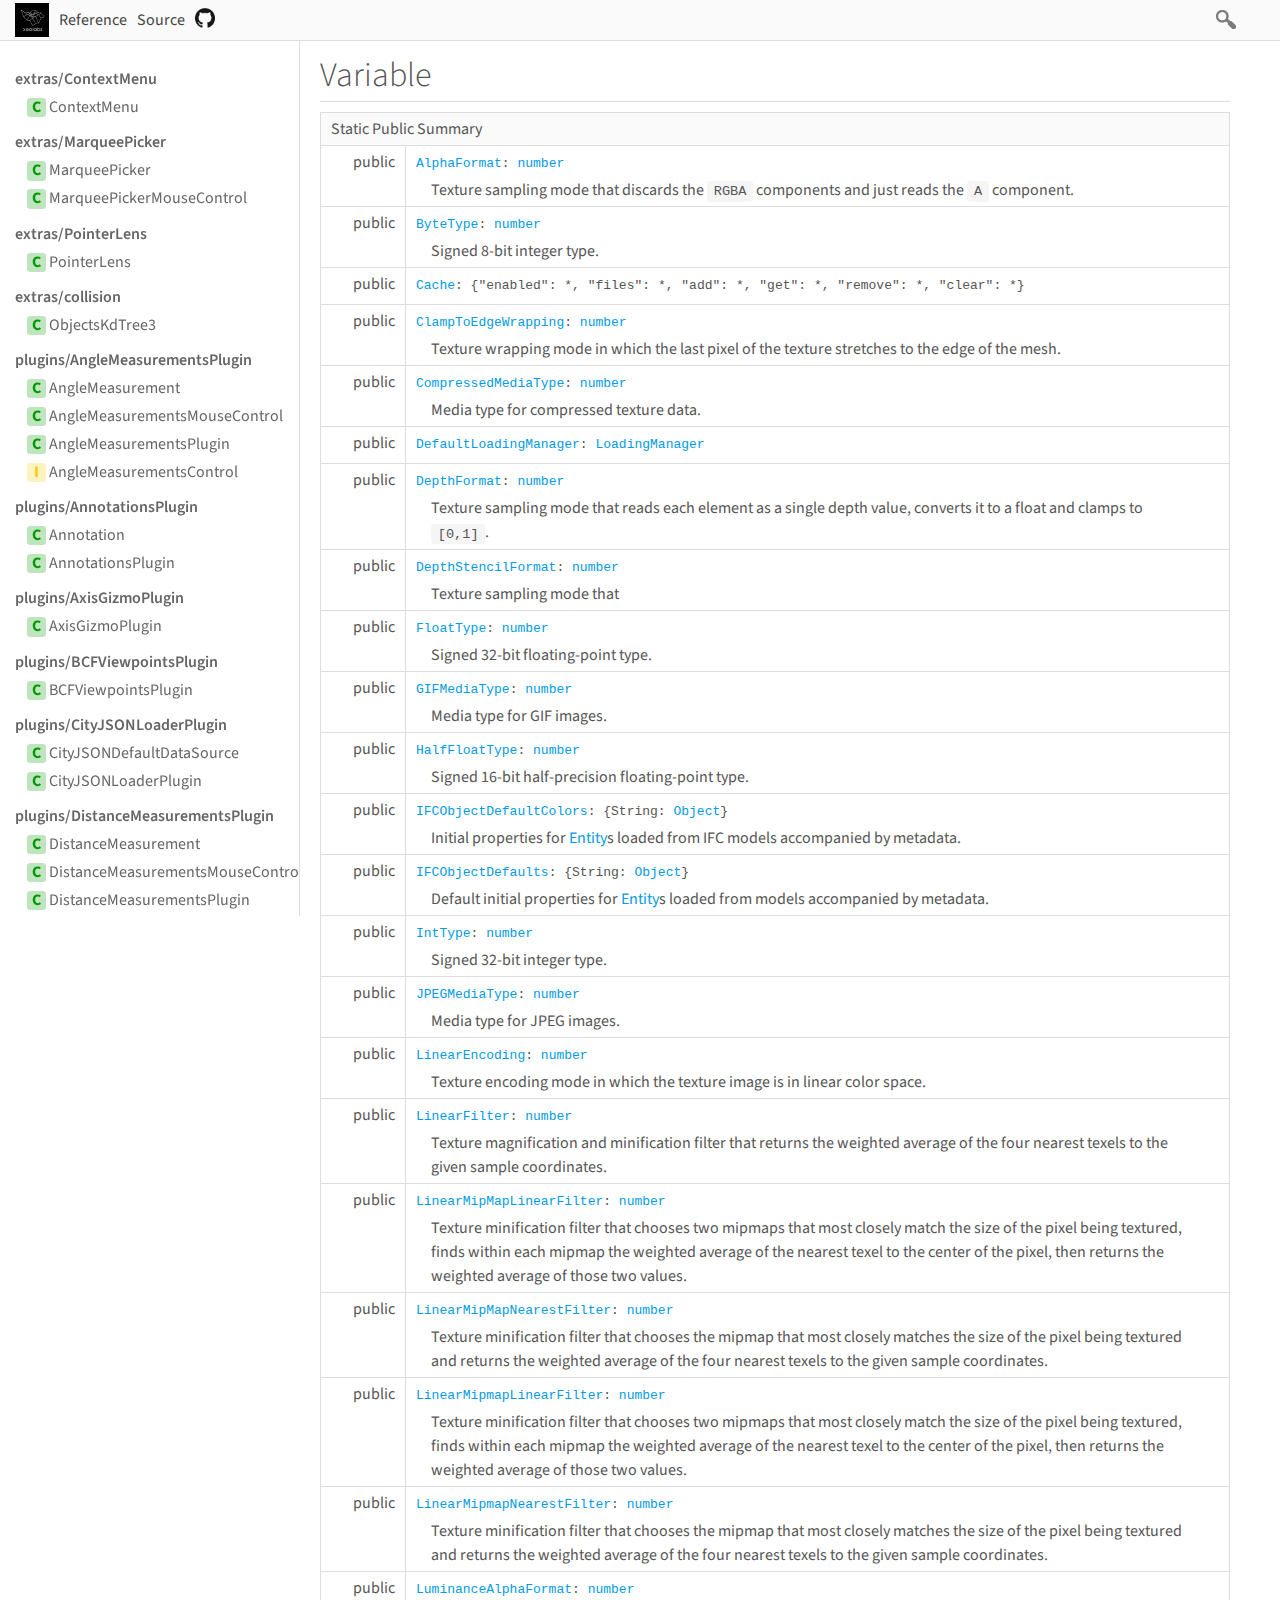
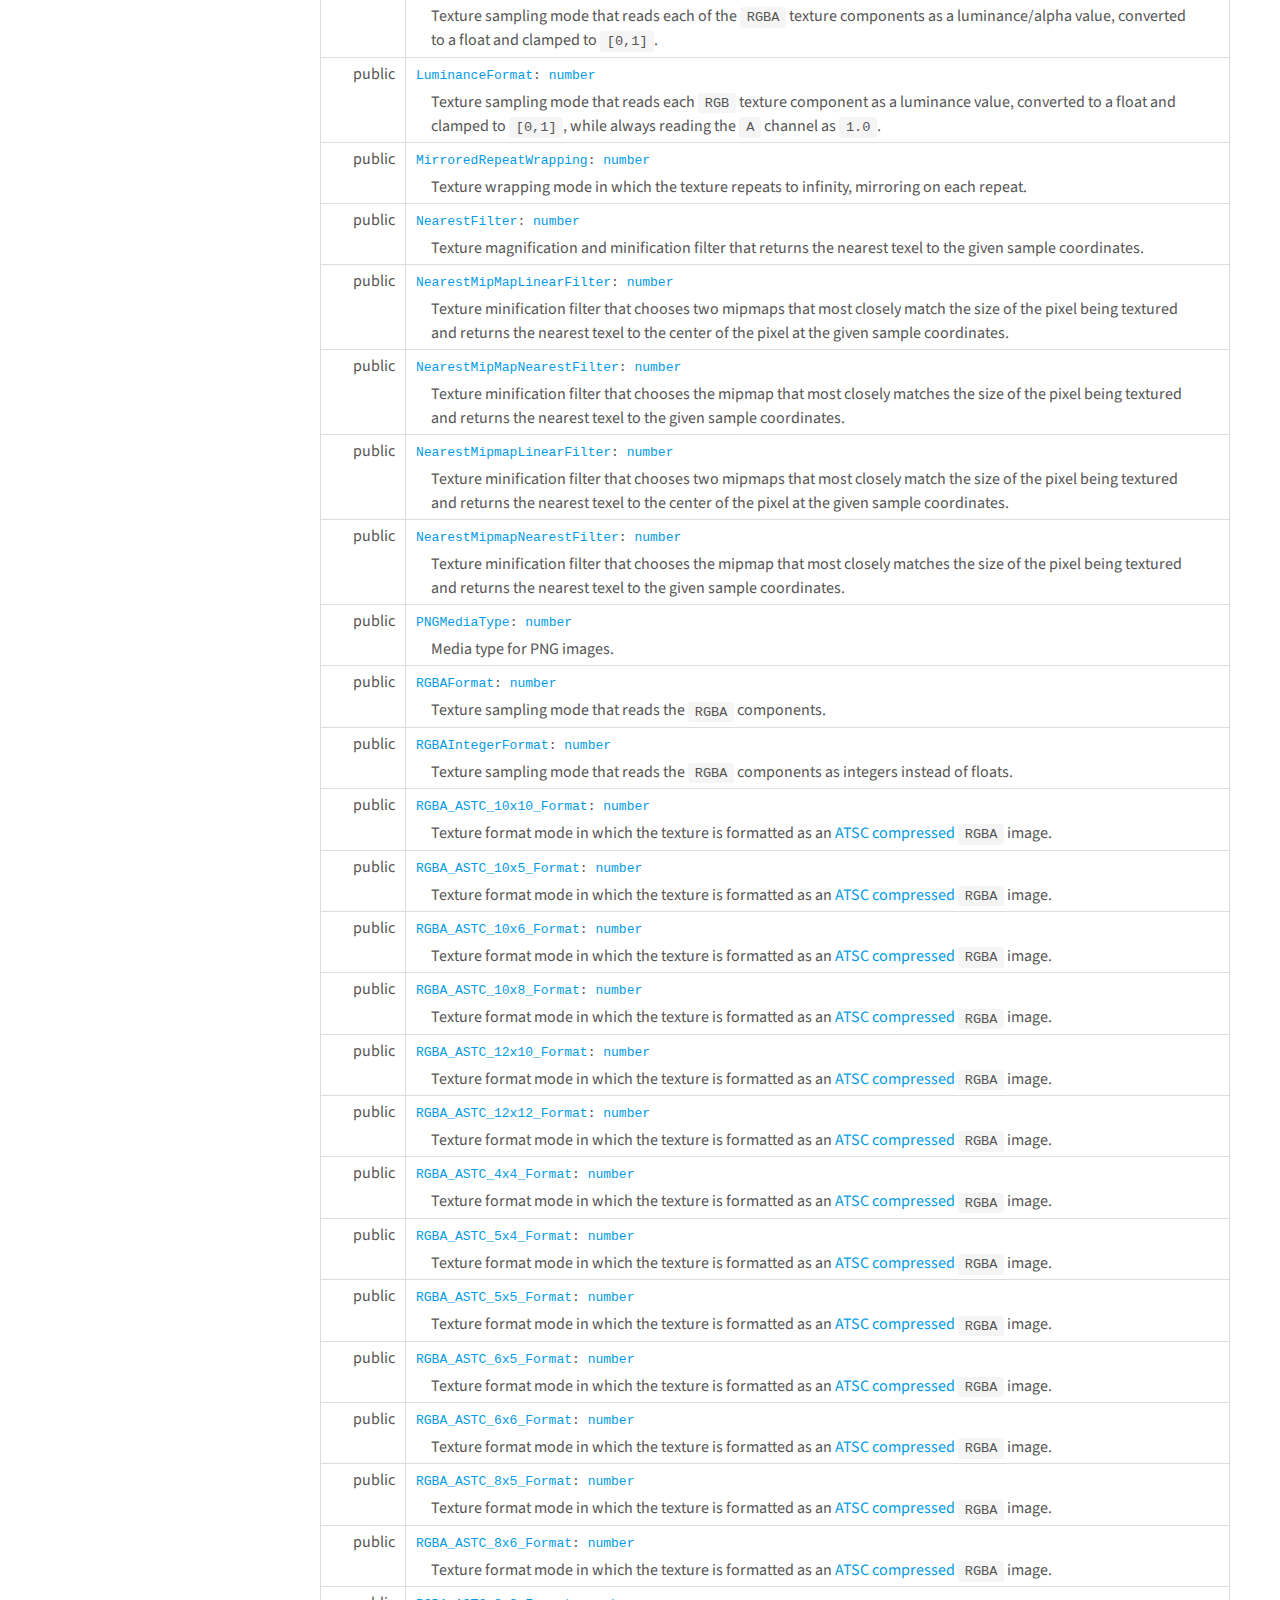
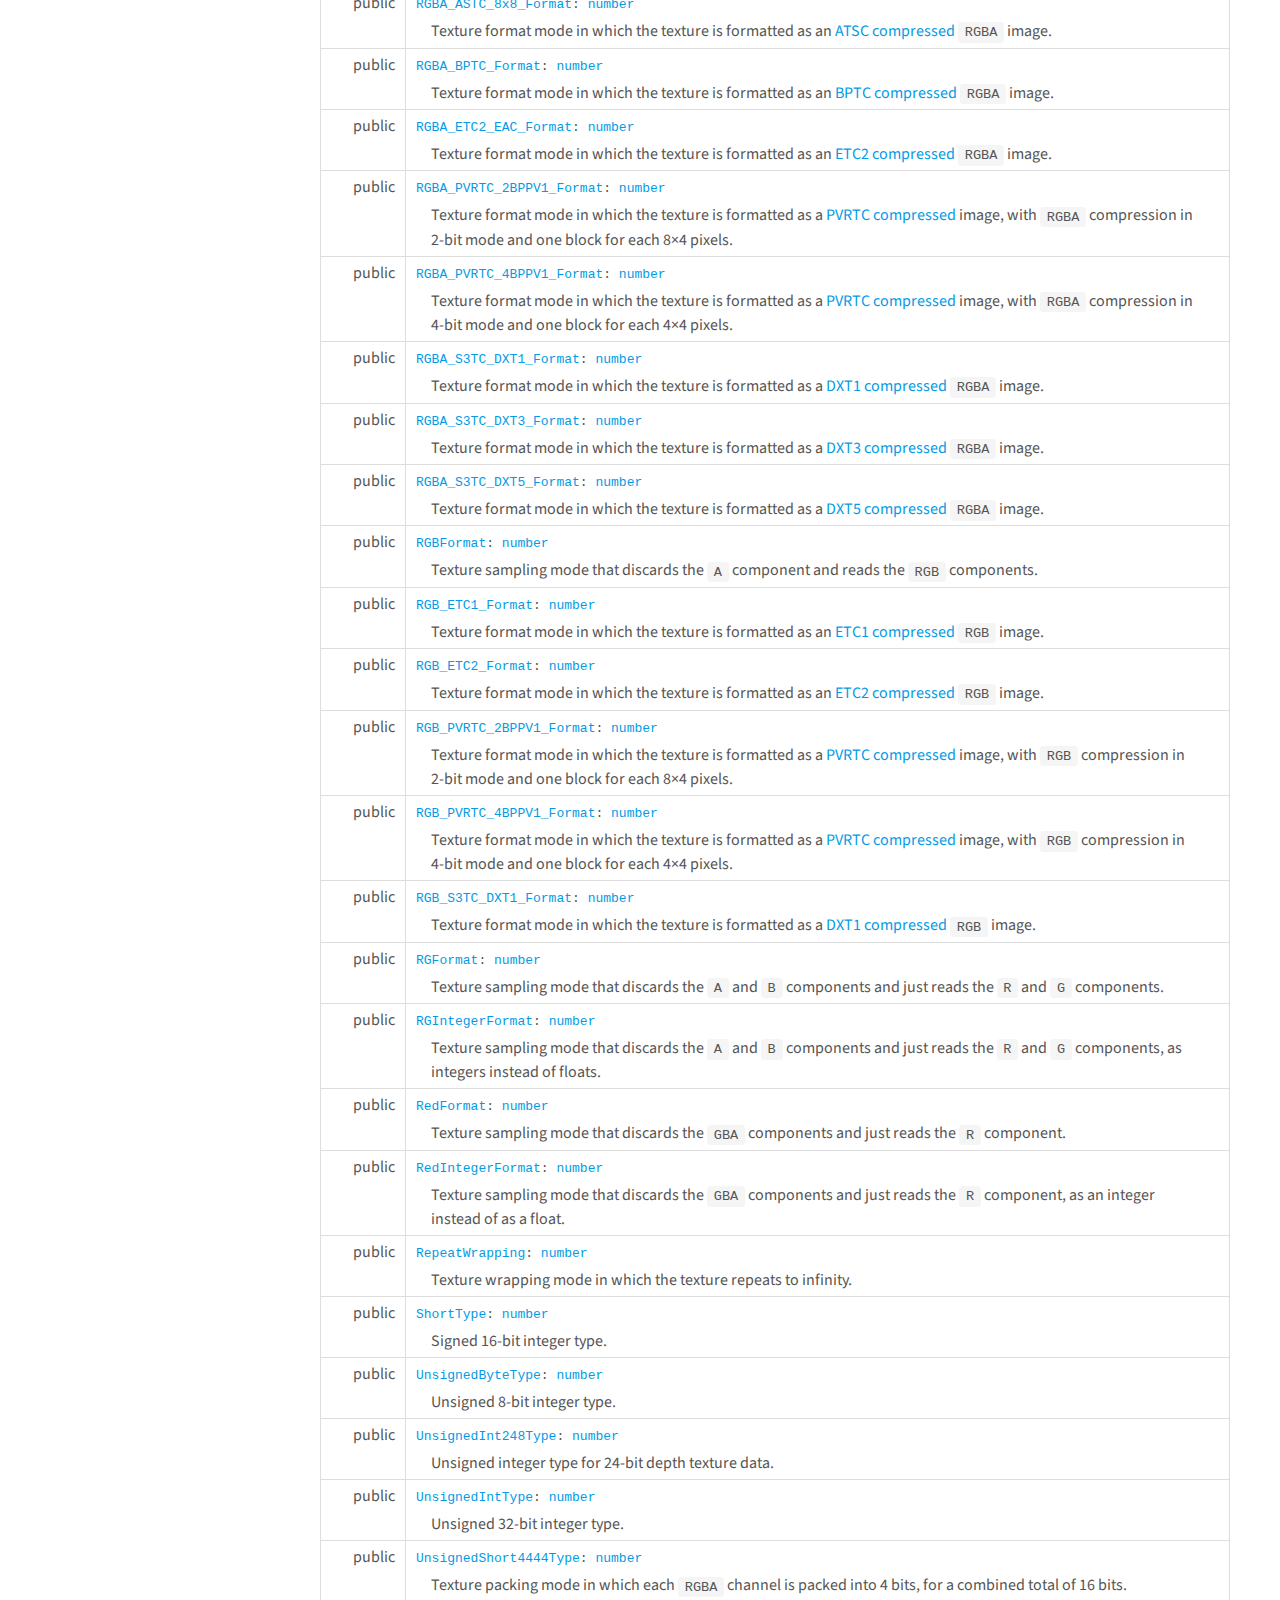
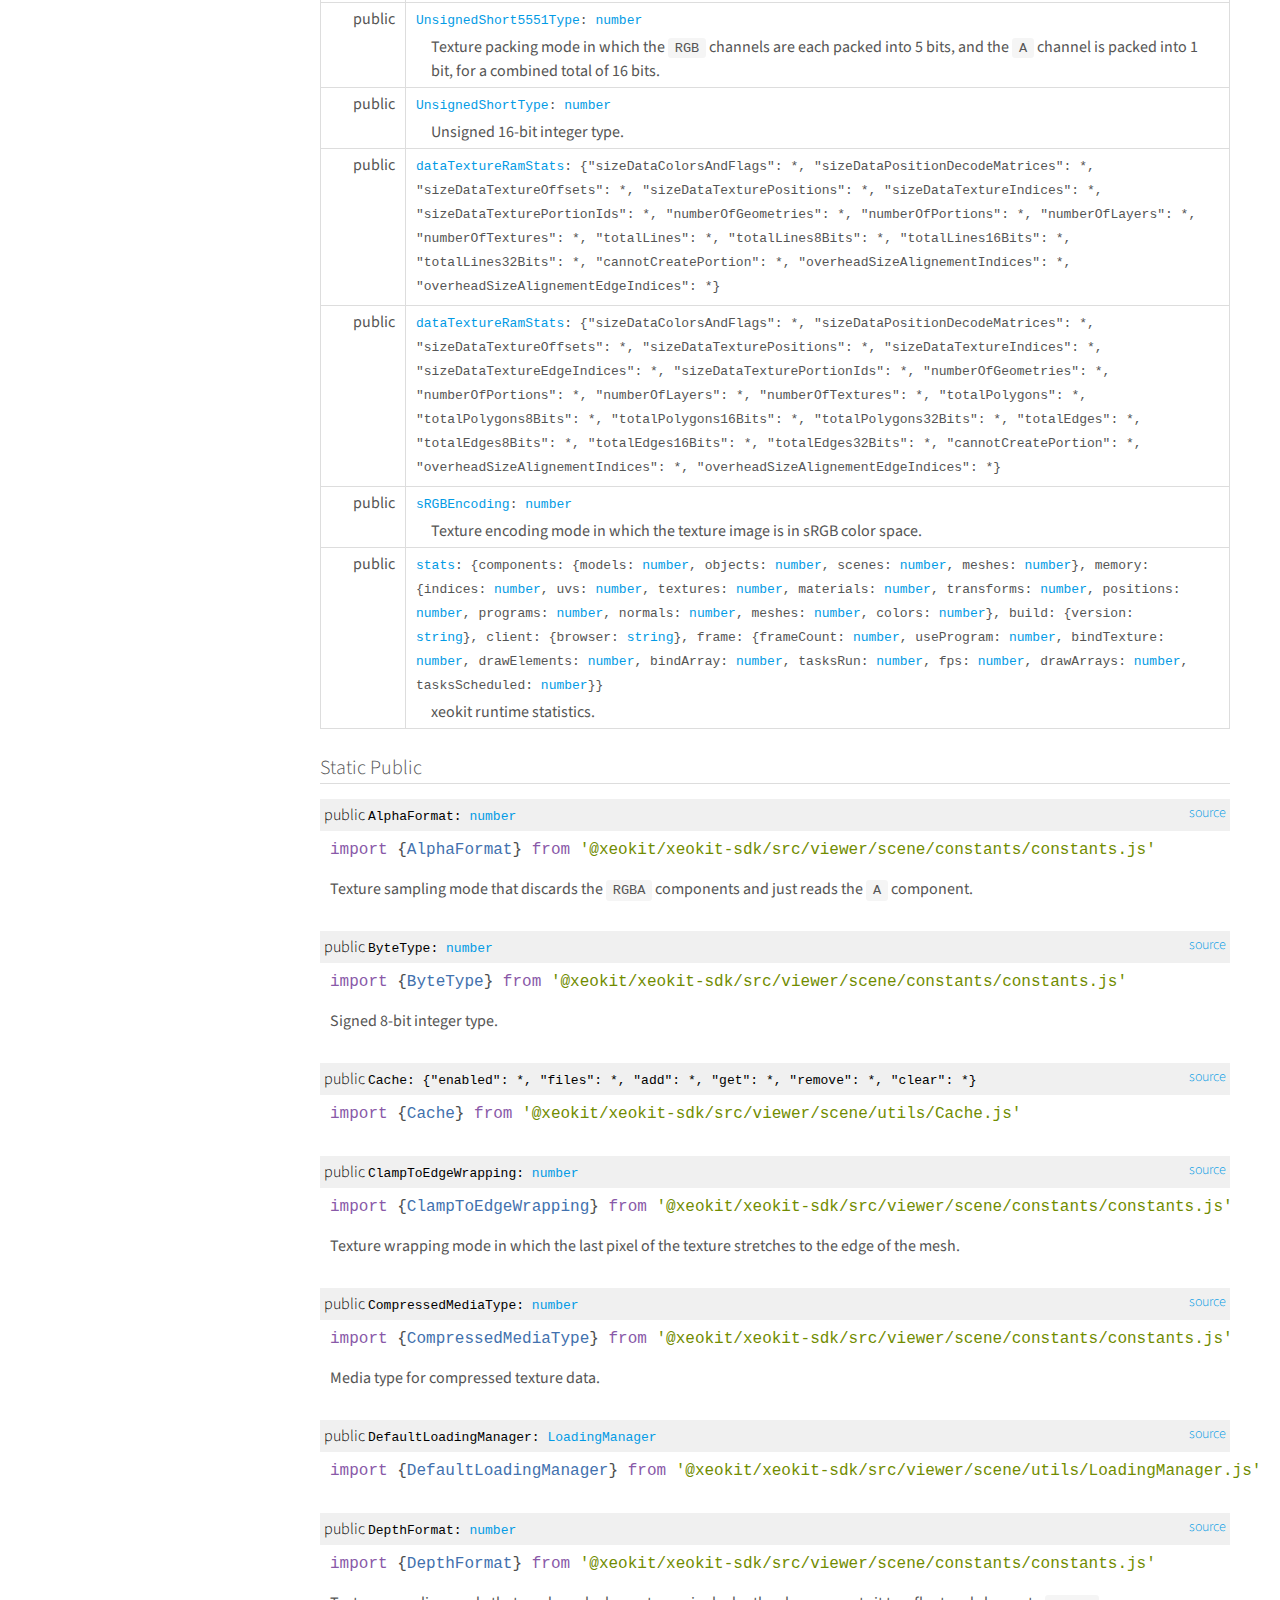
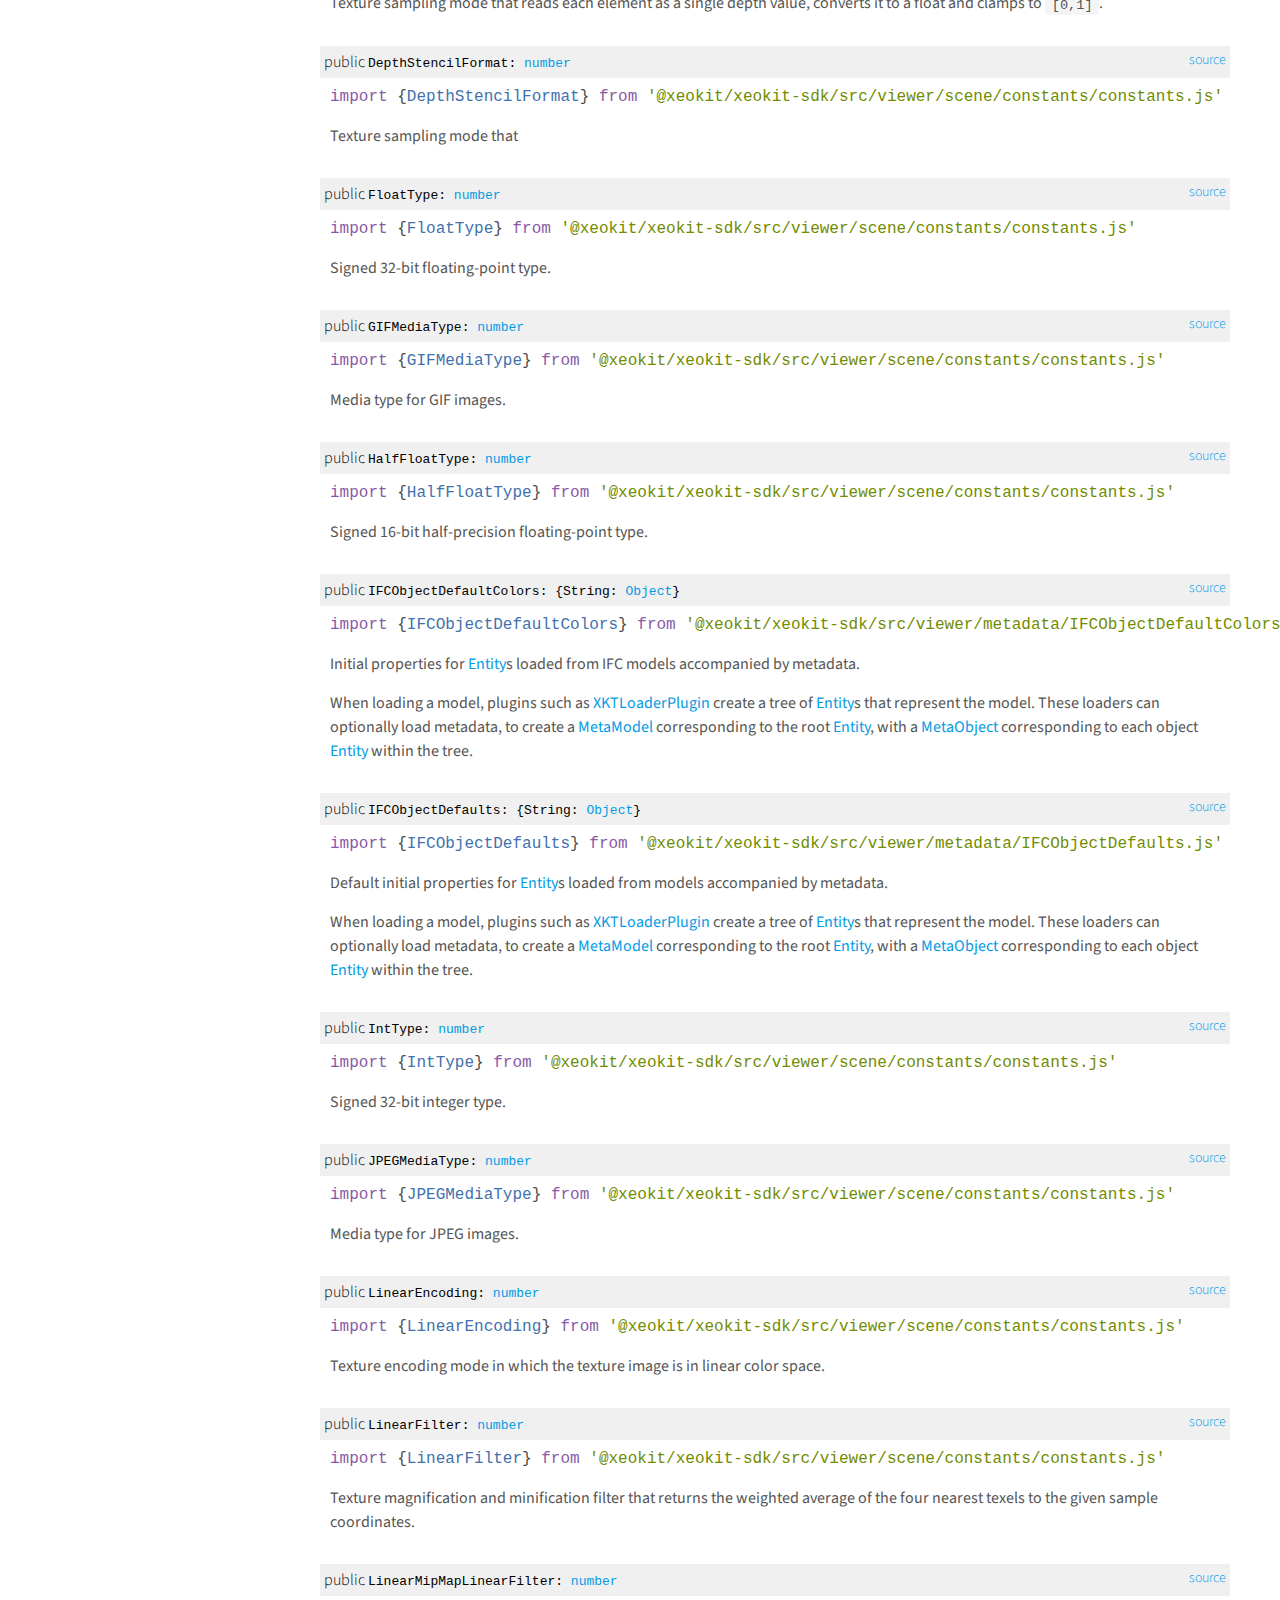
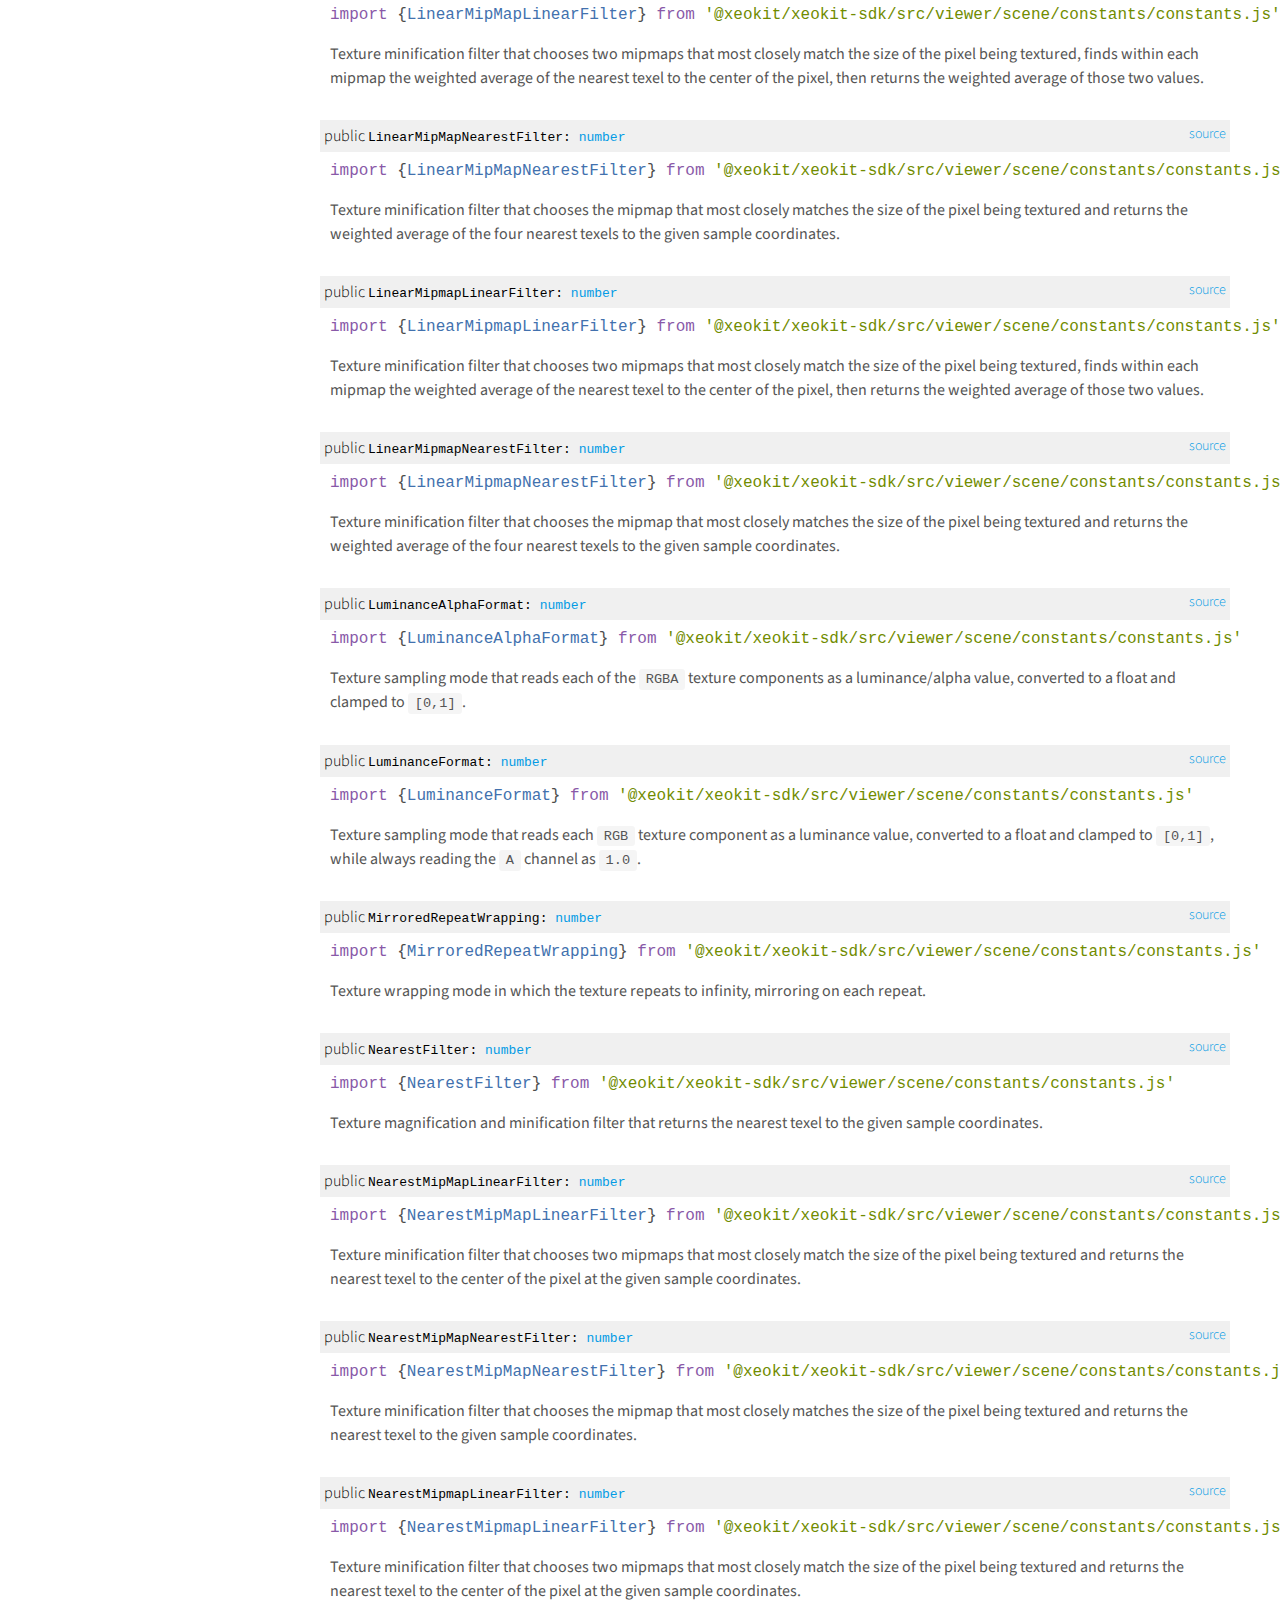
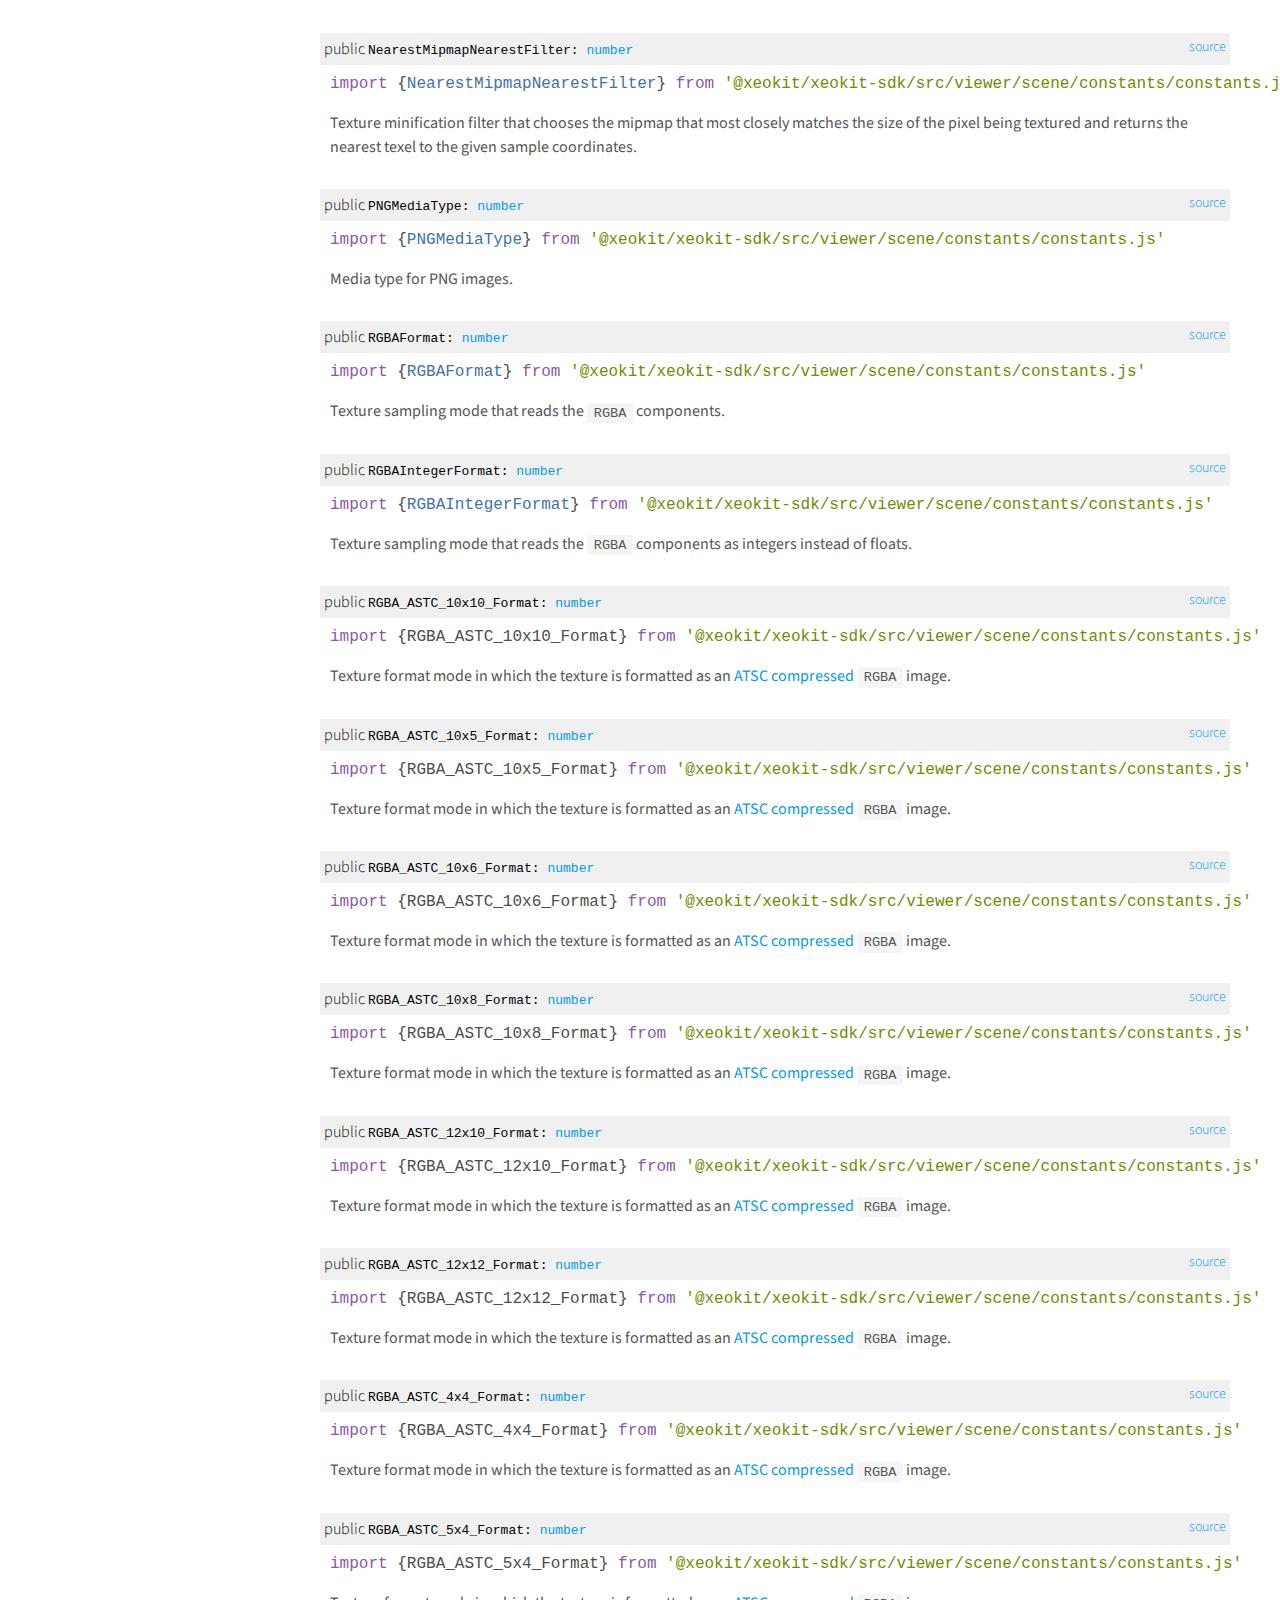
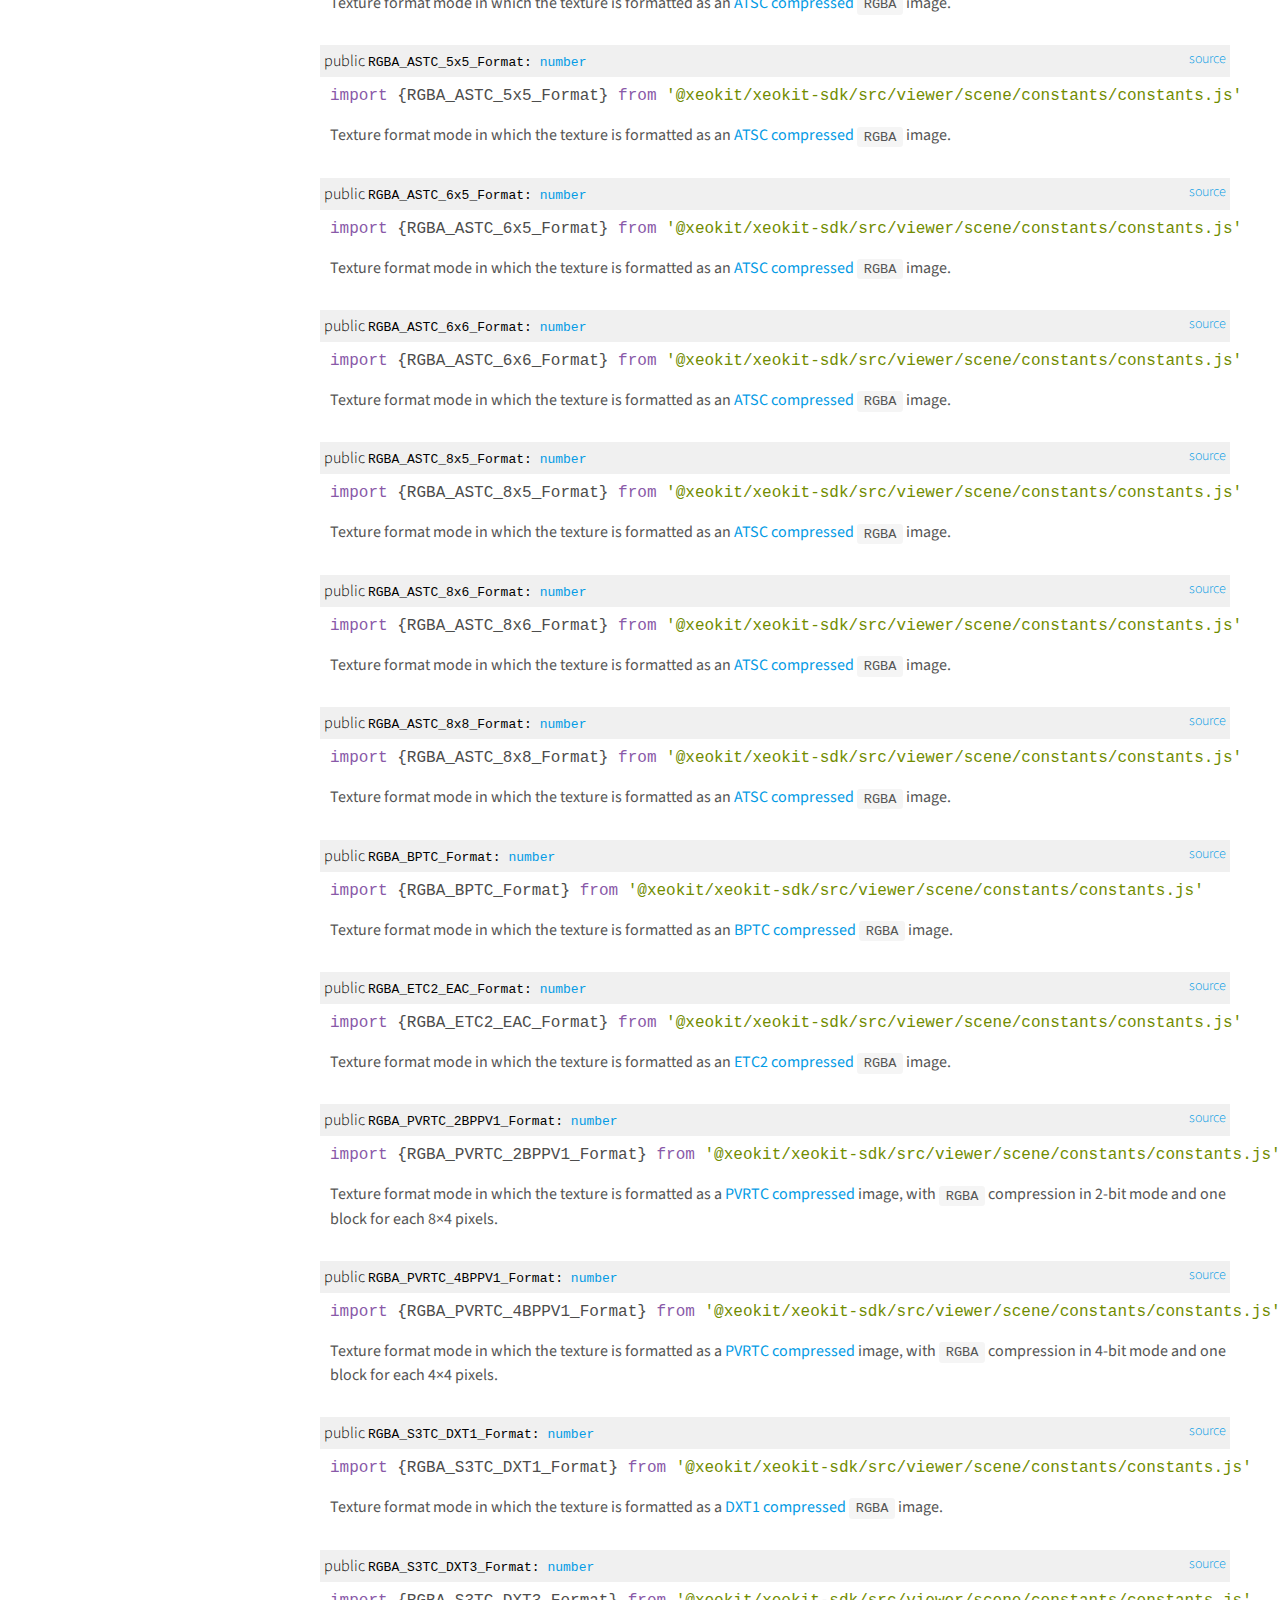
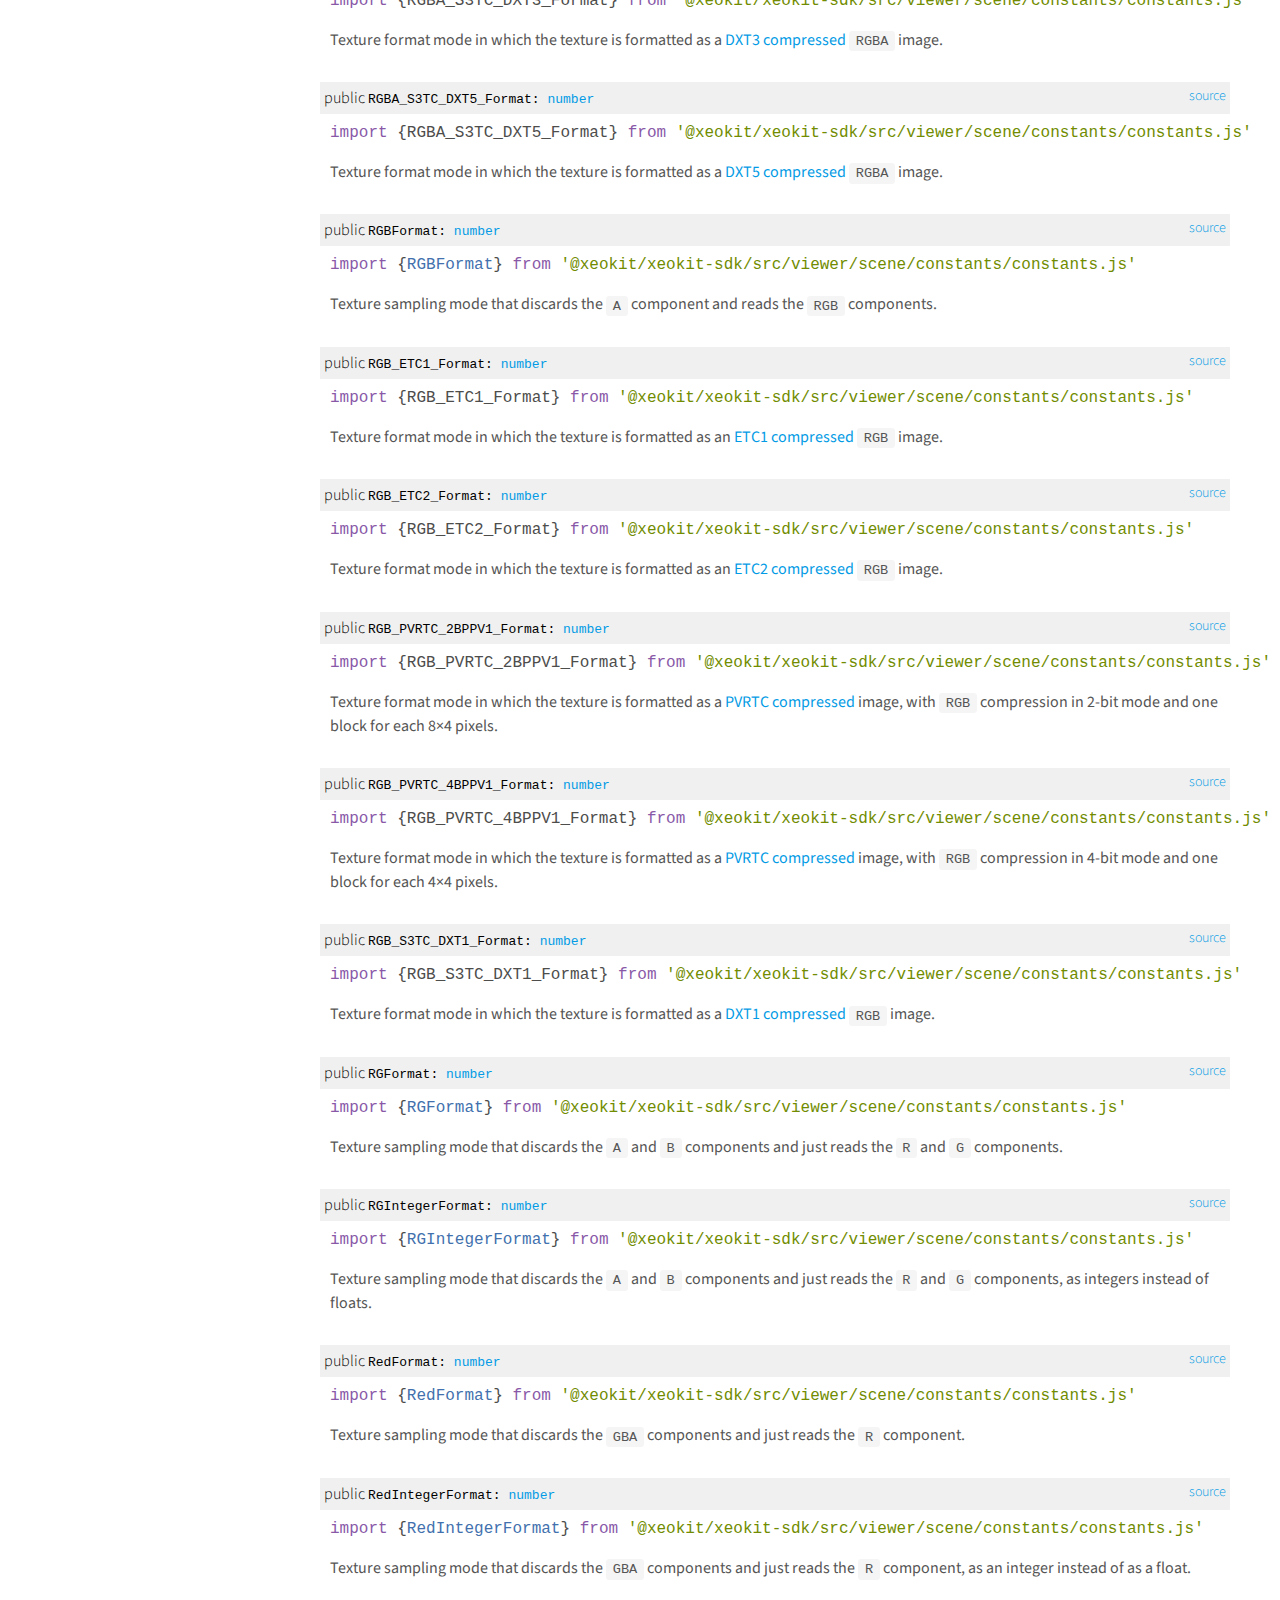
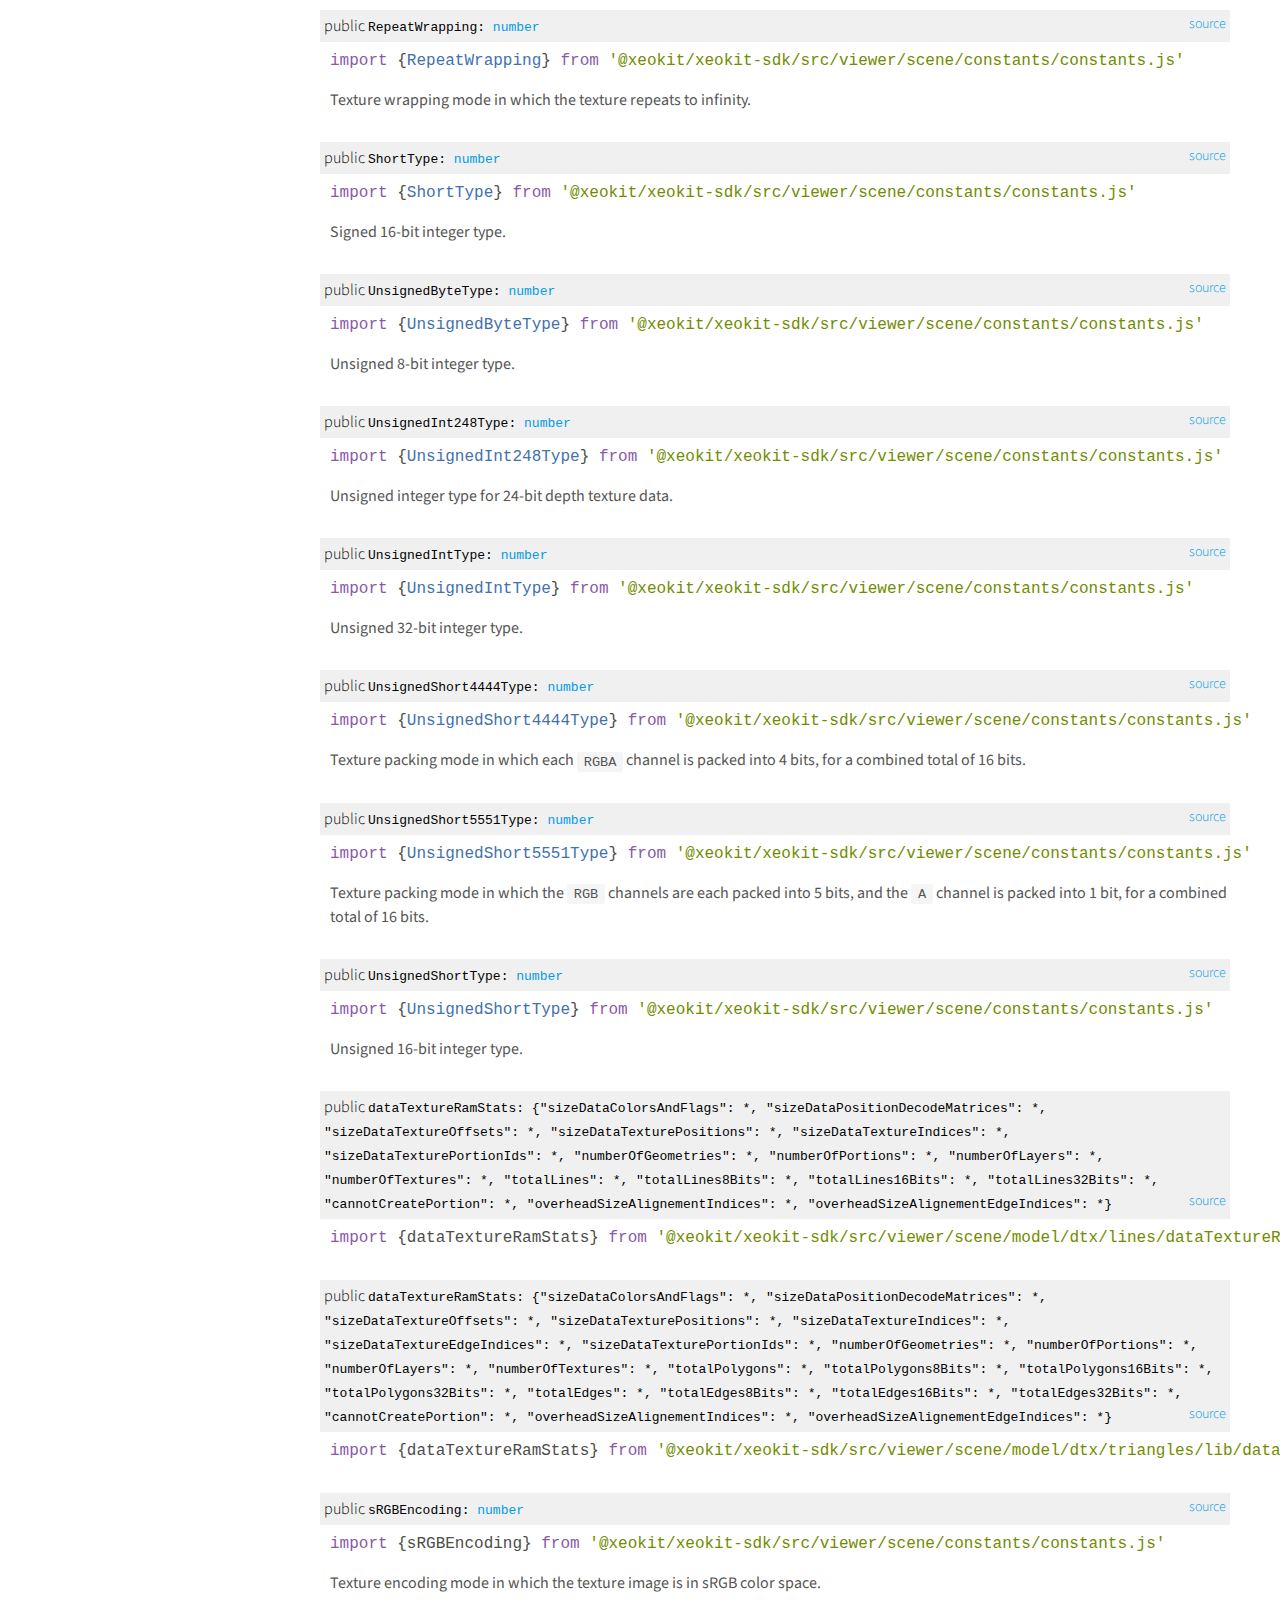
<file: xeokit/docs/variable/index.html>
<!DOCTYPE html>
<html>
<head>
  <meta charset="utf-8">
  <base data-ice="baseUrl" href="../">
  <title data-ice="title">Variable | xeokit-sdk</title>
  <link type="text/css" rel="stylesheet" href="css/style.css">
  <link type="text/css" rel="stylesheet" href="css/prettify-tomorrow.css">
  <script src="script/prettify/prettify.js"></script>
  <script src="script/manual.js"></script>
<meta name="description" content="3D engineering graphics in the browser"><meta property="og:type" content="website"><meta property="og:url" content="http://xeokit.io"><meta property="og:site_name" content="xeokit-sdk"><meta property="og:title" content="xeokit-sdk"><meta property="og:image" content="./images/logo.jpg"><meta property="og:description" content="3D engineering graphics in the browser"><meta property="og:author" content="http://xeolabs.com"><meta property="twitter:card" content="summary"><meta property="twitter:title" content="xeokit-sdk"><meta property="twitter:description" content="3D engineering graphics in the browser"><meta property="twitter:image" content="./images/logo.jpg"></head>
<body class="layout-container" data-ice="rootContainer">

<header>
  <a href="./" style="display: flex; align-items: center;"><img src="./image/brand_logo.jpg" style="width:34px;"></a>
  
  <a href="identifiers.html">Reference</a>
  <a href="source.html">Source</a>
  
  <div class="search-box">
  <span>
    <img src="./image/search.png">
    <span class="search-input-edge"></span><input class="search-input"><span class="search-input-edge"></span>
  </span>
    <ul class="search-result"></ul>
  </div>
<a style="position:relative; top:3px;" href="https://github.com/xeokit/xeokit-sdk"><img width="20px" src="./image/github.png"></a></header>

<nav class="navigation" data-ice="nav"><div>
  <ul>
    
  <li data-ice="doc"><a data-ice="dirPath" class="nav-dir-path" href="identifiers.html#extras-contextmenu">extras/ContextMenu</a><span data-ice="kind" class="kind-class">C</span><span data-ice="name"><span><a href="class/src/extras/ContextMenu/ContextMenu.js~ContextMenu.html">ContextMenu</a></span></span></li>
<li data-ice="doc"><a data-ice="dirPath" class="nav-dir-path" href="identifiers.html#extras-marqueepicker">extras/MarqueePicker</a><span data-ice="kind" class="kind-class">C</span><span data-ice="name"><span><a href="class/src/extras/MarqueePicker/MarqueePicker.js~MarqueePicker.html">MarqueePicker</a></span></span></li>
<li data-ice="doc"><span data-ice="kind" class="kind-class">C</span><span data-ice="name"><span><a href="class/src/extras/MarqueePicker/MarqueePickerMouseControl.js~MarqueePickerMouseControl.html">MarqueePickerMouseControl</a></span></span></li>
<li data-ice="doc"><a data-ice="dirPath" class="nav-dir-path" href="identifiers.html#extras-pointerlens">extras/PointerLens</a><span data-ice="kind" class="kind-class">C</span><span data-ice="name"><span><a href="class/src/extras/PointerLens/PointerLens.js~PointerLens.html">PointerLens</a></span></span></li>
<li data-ice="doc"><a data-ice="dirPath" class="nav-dir-path" href="identifiers.html#extras-collision">extras/collision</a><span data-ice="kind" class="kind-class">C</span><span data-ice="name"><span><a href="class/src/extras/collision/ObjectsKdTree3.js~ObjectsKdTree3.html">ObjectsKdTree3</a></span></span></li>
<li data-ice="doc"><a data-ice="dirPath" class="nav-dir-path" href="identifiers.html#plugins-anglemeasurementsplugin">plugins/AngleMeasurementsPlugin</a><span data-ice="kind" class="kind-class">C</span><span data-ice="name"><span><a href="class/src/plugins/AngleMeasurementsPlugin/AngleMeasurement.js~AngleMeasurement.html">AngleMeasurement</a></span></span></li>
<li data-ice="doc"><span data-ice="kind" class="kind-class">C</span><span data-ice="name"><span><a href="class/src/plugins/AngleMeasurementsPlugin/AngleMeasurementsMouseControl.js~AngleMeasurementsMouseControl.html">AngleMeasurementsMouseControl</a></span></span></li>
<li data-ice="doc"><span data-ice="kind" class="kind-class">C</span><span data-ice="name"><span><a href="class/src/plugins/AngleMeasurementsPlugin/AngleMeasurementsPlugin.js~AngleMeasurementsPlugin.html">AngleMeasurementsPlugin</a></span></span></li>
<li data-ice="doc"><span data-ice="kind" class="kind-interface">I</span><span data-ice="name"><span><a href="class/src/plugins/AngleMeasurementsPlugin/AngleMeasurementsControl.js~AngleMeasurementsControl.html">AngleMeasurementsControl</a></span></span></li>
<li data-ice="doc"><a data-ice="dirPath" class="nav-dir-path" href="identifiers.html#plugins-annotationsplugin">plugins/AnnotationsPlugin</a><span data-ice="kind" class="kind-class">C</span><span data-ice="name"><span><a href="class/src/plugins/AnnotationsPlugin/Annotation.js~Annotation.html">Annotation</a></span></span></li>
<li data-ice="doc"><span data-ice="kind" class="kind-class">C</span><span data-ice="name"><span><a href="class/src/plugins/AnnotationsPlugin/AnnotationsPlugin.js~AnnotationsPlugin.html">AnnotationsPlugin</a></span></span></li>
<li data-ice="doc"><a data-ice="dirPath" class="nav-dir-path" href="identifiers.html#plugins-axisgizmoplugin">plugins/AxisGizmoPlugin</a><span data-ice="kind" class="kind-class">C</span><span data-ice="name"><span><a href="class/src/plugins/AxisGizmoPlugin/AxisGizmoPlugin.js~AxisGizmoPlugin.html">AxisGizmoPlugin</a></span></span></li>
<li data-ice="doc"><a data-ice="dirPath" class="nav-dir-path" href="identifiers.html#plugins-bcfviewpointsplugin">plugins/BCFViewpointsPlugin</a><span data-ice="kind" class="kind-class">C</span><span data-ice="name"><span><a href="class/src/plugins/BCFViewpointsPlugin/BCFViewpointsPlugin.js~BCFViewpointsPlugin.html">BCFViewpointsPlugin</a></span></span></li>
<li data-ice="doc"><a data-ice="dirPath" class="nav-dir-path" href="identifiers.html#plugins-cityjsonloaderplugin">plugins/CityJSONLoaderPlugin</a><span data-ice="kind" class="kind-class">C</span><span data-ice="name"><span><a href="class/src/plugins/CityJSONLoaderPlugin/CityJSONDefaultDataSource.js~CityJSONDefaultDataSource.html">CityJSONDefaultDataSource</a></span></span></li>
<li data-ice="doc"><span data-ice="kind" class="kind-class">C</span><span data-ice="name"><span><a href="class/src/plugins/CityJSONLoaderPlugin/CityJSONLoaderPlugin.js~CityJSONLoaderPlugin.html">CityJSONLoaderPlugin</a></span></span></li>
<li data-ice="doc"><a data-ice="dirPath" class="nav-dir-path" href="identifiers.html#plugins-distancemeasurementsplugin">plugins/DistanceMeasurementsPlugin</a><span data-ice="kind" class="kind-class">C</span><span data-ice="name"><span><a href="class/src/plugins/DistanceMeasurementsPlugin/DistanceMeasurement.js~DistanceMeasurement.html">DistanceMeasurement</a></span></span></li>
<li data-ice="doc"><span data-ice="kind" class="kind-class">C</span><span data-ice="name"><span><a href="class/src/plugins/DistanceMeasurementsPlugin/DistanceMeasurementsMouseControl.js~DistanceMeasurementsMouseControl.html">DistanceMeasurementsMouseControl</a></span></span></li>
<li data-ice="doc"><span data-ice="kind" class="kind-class">C</span><span data-ice="name"><span><a href="class/src/plugins/DistanceMeasurementsPlugin/DistanceMeasurementsPlugin.js~DistanceMeasurementsPlugin.html">DistanceMeasurementsPlugin</a></span></span></li>
<li data-ice="doc"><span data-ice="kind" class="kind-interface">I</span><span data-ice="name"><span><a href="class/src/plugins/DistanceMeasurementsPlugin/DistanceMeasurementsControl.js~DistanceMeasurementsControl.html">DistanceMeasurementsControl</a></span></span></li>
<li data-ice="doc"><a data-ice="dirPath" class="nav-dir-path" href="identifiers.html#plugins-facealignedsectionplanesplugin">plugins/FaceAlignedSectionPlanesPlugin</a><span data-ice="kind" class="kind-class">C</span><span data-ice="name"><span><a href="class/src/plugins/FaceAlignedSectionPlanesPlugin/FaceAlignedSectionPlanesControl.js~FaceAlignedSectionPlanesControl.html">FaceAlignedSectionPlanesControl</a></span></span></li>
<li data-ice="doc"><span data-ice="kind" class="kind-class">C</span><span data-ice="name"><span><a href="class/src/plugins/FaceAlignedSectionPlanesPlugin/FaceAlignedSectionPlanesPlugin.js~FaceAlignedSectionPlanesPlugin.html">FaceAlignedSectionPlanesPlugin</a></span></span></li>
<li data-ice="doc"><a data-ice="dirPath" class="nav-dir-path" href="identifiers.html#plugins-fastnavplugin">plugins/FastNavPlugin</a><span data-ice="kind" class="kind-class">C</span><span data-ice="name"><span><a href="class/src/plugins/FastNavPlugin/FastNavPlugin.js~FastNavPlugin.html">FastNavPlugin</a></span></span></li>
<li data-ice="doc"><a data-ice="dirPath" class="nav-dir-path" href="identifiers.html#plugins-gltfloaderplugin">plugins/GLTFLoaderPlugin</a><span data-ice="kind" class="kind-class">C</span><span data-ice="name"><span><a href="class/src/plugins/GLTFLoaderPlugin/GLTFDefaultDataSource.js~GLTFDefaultDataSource.html">GLTFDefaultDataSource</a></span></span></li>
<li data-ice="doc"><span data-ice="kind" class="kind-class">C</span><span data-ice="name"><span><a href="class/src/plugins/GLTFLoaderPlugin/GLTFLoaderPlugin.js~GLTFLoaderPlugin.html">GLTFLoaderPlugin</a></span></span></li>
<li data-ice="doc"><a data-ice="dirPath" class="nav-dir-path" href="identifiers.html#plugins-lasloaderplugin">plugins/LASLoaderPlugin</a><span data-ice="kind" class="kind-class">C</span><span data-ice="name"><span><a href="class/src/plugins/LASLoaderPlugin/LASDefaultDataSource.js~LASDefaultDataSource.html">LASDefaultDataSource</a></span></span></li>
<li data-ice="doc"><span data-ice="kind" class="kind-class">C</span><span data-ice="name"><span><a href="class/src/plugins/LASLoaderPlugin/LASLoaderPlugin.js~LASLoaderPlugin.html">LASLoaderPlugin</a></span></span></li>
<li data-ice="doc"><a data-ice="dirPath" class="nav-dir-path" href="identifiers.html#plugins-navcubeplugin">plugins/NavCubePlugin</a><span data-ice="kind" class="kind-class">C</span><span data-ice="name"><span><a href="class/src/plugins/NavCubePlugin/NavCubePlugin.js~NavCubePlugin.html">NavCubePlugin</a></span></span></li>
<li data-ice="doc"><a data-ice="dirPath" class="nav-dir-path" href="identifiers.html#plugins-objloaderplugin">plugins/OBJLoaderPlugin</a><span data-ice="kind" class="kind-class">C</span><span data-ice="name"><span><a href="class/src/plugins/OBJLoaderPlugin/OBJLoaderPlugin.js~OBJLoaderPlugin.html">OBJLoaderPlugin</a></span></span></li>
<li data-ice="doc"><a data-ice="dirPath" class="nav-dir-path" href="identifiers.html#plugins-stlloaderplugin">plugins/STLLoaderPlugin</a><span data-ice="kind" class="kind-class">C</span><span data-ice="name"><span><a href="class/src/plugins/STLLoaderPlugin/STLDefaultDataSource.js~STLDefaultDataSource.html">STLDefaultDataSource</a></span></span></li>
<li data-ice="doc"><span data-ice="kind" class="kind-class">C</span><span data-ice="name"><span><a href="class/src/plugins/STLLoaderPlugin/STLLoaderPlugin.js~STLLoaderPlugin.html">STLLoaderPlugin</a></span></span></li>
<li data-ice="doc"><a data-ice="dirPath" class="nav-dir-path" href="identifiers.html#plugins-sectionplanesplugin">plugins/SectionPlanesPlugin</a><span data-ice="kind" class="kind-class">C</span><span data-ice="name"><span><a href="class/src/plugins/SectionPlanesPlugin/SectionPlanesPlugin.js~SectionPlanesPlugin.html">SectionPlanesPlugin</a></span></span></li>
<li data-ice="doc"><a data-ice="dirPath" class="nav-dir-path" href="identifiers.html#plugins-skyboxesplugin">plugins/SkyboxesPlugin</a><span data-ice="kind" class="kind-class">C</span><span data-ice="name"><span><a href="class/src/plugins/SkyboxesPlugin/SkyboxesPlugin.js~SkyboxesPlugin.html">SkyboxesPlugin</a></span></span></li>
<li data-ice="doc"><a data-ice="dirPath" class="nav-dir-path" href="identifiers.html#plugins-storeyviewsplugin">plugins/StoreyViewsPlugin</a><span data-ice="kind" class="kind-class">C</span><span data-ice="name"><span><a href="class/src/plugins/StoreyViewsPlugin/Storey.js~Storey.html">Storey</a></span></span></li>
<li data-ice="doc"><span data-ice="kind" class="kind-class">C</span><span data-ice="name"><span><a href="class/src/plugins/StoreyViewsPlugin/StoreyMap.js~StoreyMap.html">StoreyMap</a></span></span></li>
<li data-ice="doc"><span data-ice="kind" class="kind-class">C</span><span data-ice="name"><span><a href="class/src/plugins/StoreyViewsPlugin/StoreyViewsPlugin.js~StoreyViewsPlugin.html">StoreyViewsPlugin</a></span></span></li>
<li data-ice="doc"><a data-ice="dirPath" class="nav-dir-path" href="identifiers.html#plugins-treeviewplugin">plugins/TreeViewPlugin</a><span data-ice="kind" class="kind-class">C</span><span data-ice="name"><span><a href="class/src/plugins/TreeViewPlugin/RenderService.js~RenderService.html">RenderService</a></span></span></li>
<li data-ice="doc"><span data-ice="kind" class="kind-class">C</span><span data-ice="name"><span><a href="class/src/plugins/TreeViewPlugin/TreeViewPlugin.js~TreeViewPlugin.html">TreeViewPlugin</a></span></span></li>
<li data-ice="doc"><span data-ice="kind" class="kind-interface">I</span><span data-ice="name"><span><a href="class/src/plugins/TreeViewPlugin/TreeViewNode.js~TreeViewNode.html">TreeViewNode</a></span></span></li>
<li data-ice="doc"><a data-ice="dirPath" class="nav-dir-path" href="identifiers.html#plugins-viewcullplugin">plugins/ViewCullPlugin</a><span data-ice="kind" class="kind-class">C</span><span data-ice="name"><span><a href="class/src/plugins/ViewCullPlugin/ViewCullPlugin.js~ViewCullPlugin.html">ViewCullPlugin</a></span></span></li>
<li data-ice="doc"><a data-ice="dirPath" class="nav-dir-path" href="identifiers.html#plugins-webifcloaderplugin">plugins/WebIFCLoaderPlugin</a><span data-ice="kind" class="kind-class">C</span><span data-ice="name"><span><a href="class/src/plugins/WebIFCLoaderPlugin/WebIFCDefaultDataSource.js~WebIFCDefaultDataSource.html">WebIFCDefaultDataSource</a></span></span></li>
<li data-ice="doc"><span data-ice="kind" class="kind-class">C</span><span data-ice="name"><span><a href="class/src/plugins/WebIFCLoaderPlugin/WebIFCLoaderPlugin.js~WebIFCLoaderPlugin.html">WebIFCLoaderPlugin</a></span></span></li>
<li data-ice="doc"><a data-ice="dirPath" class="nav-dir-path" href="identifiers.html#plugins-xktloaderplugin">plugins/XKTLoaderPlugin</a><span data-ice="kind" class="kind-class">C</span><span data-ice="name"><span><a href="class/src/plugins/XKTLoaderPlugin/XKTDefaultDataSource.js~XKTDefaultDataSource.html">XKTDefaultDataSource</a></span></span></li>
<li data-ice="doc"><span data-ice="kind" class="kind-class">C</span><span data-ice="name"><span><a href="class/src/plugins/XKTLoaderPlugin/XKTLoaderPlugin.js~XKTLoaderPlugin.html">XKTLoaderPlugin</a></span></span></li>
<li data-ice="doc"><a data-ice="dirPath" class="nav-dir-path" href="identifiers.html#plugins-xml3dloaderplugin">plugins/XML3DLoaderPlugin</a><span data-ice="kind" class="kind-class">C</span><span data-ice="name"><span><a href="class/src/plugins/XML3DLoaderPlugin/XML3DLoaderPlugin.js~XML3DLoaderPlugin.html">XML3DLoaderPlugin</a></span></span></li>
<li data-ice="doc"><a data-ice="dirPath" class="nav-dir-path" href="identifiers.html#viewer">viewer</a><span data-ice="kind" class="kind-class">C</span><span data-ice="name"><span><a href="class/src/viewer/Configs.js~Configs.html">Configs</a></span></span></li>
<li data-ice="doc"><span data-ice="kind" class="kind-class">C</span><span data-ice="name"><span><a href="class/src/viewer/Plugin.js~Plugin.html">Plugin</a></span></span></li>
<li data-ice="doc"><span data-ice="kind" class="kind-class">C</span><span data-ice="name"><span><a href="class/src/viewer/Viewer.js~Viewer.html">Viewer</a></span></span></li>
<li data-ice="doc"><a data-ice="dirPath" class="nav-dir-path" href="identifiers.html#viewer-localization">viewer/localization</a><span data-ice="kind" class="kind-class">C</span><span data-ice="name"><span><a href="class/src/viewer/localization/LocaleService.js~LocaleService.html">LocaleService</a></span></span></li>
<li data-ice="doc"><a data-ice="dirPath" class="nav-dir-path" href="identifiers.html#viewer-metadata">viewer/metadata</a><span data-ice="kind" class="kind-class">C</span><span data-ice="name"><span><a href="class/src/viewer/metadata/MetaModel.js~MetaModel.html">MetaModel</a></span></span></li>
<li data-ice="doc"><span data-ice="kind" class="kind-class">C</span><span data-ice="name"><span><a href="class/src/viewer/metadata/MetaObject.js~MetaObject.html">MetaObject</a></span></span></li>
<li data-ice="doc"><span data-ice="kind" class="kind-class">C</span><span data-ice="name"><span><a href="class/src/viewer/metadata/MetaScene.js~MetaScene.html">MetaScene</a></span></span></li>
<li data-ice="doc"><span data-ice="kind" class="kind-class">C</span><span data-ice="name"><span><a href="class/src/viewer/metadata/Property.js~Property.html">Property</a></span></span></li>
<li data-ice="doc"><span data-ice="kind" class="kind-class">C</span><span data-ice="name"><span><a href="class/src/viewer/metadata/PropertySet.js~PropertySet.html">PropertySet</a></span></span></li>
<li data-ice="doc"><span data-ice="kind" class="kind-variable">V</span><span data-ice="name"><span><a href="variable/index.html#static-variable-IFCObjectDefaultColors">IFCObjectDefaultColors</a></span></span></li>
<li data-ice="doc"><span data-ice="kind" class="kind-variable">V</span><span data-ice="name"><span><a href="variable/index.html#static-variable-IFCObjectDefaults">IFCObjectDefaults</a></span></span></li>
<li data-ice="doc"><a data-ice="dirPath" class="nav-dir-path" href="identifiers.html#viewer-scene">viewer/scene</a><span data-ice="kind" class="kind-class">C</span><span data-ice="name"><span><a href="class/src/viewer/scene/Component.js~Component.html">Component</a></span></span></li>
<li data-ice="doc"><span data-ice="kind" class="kind-interface">I</span><span data-ice="name"><span><a href="class/src/viewer/scene/Entity.js~Entity.html">Entity</a></span></span></li>
<li data-ice="doc"><span data-ice="kind" class="kind-variable">V</span><span data-ice="name"><span><a href="variable/index.html#static-variable-stats">stats</a></span></span></li>
<li data-ice="doc"><a data-ice="dirPath" class="nav-dir-path" href="identifiers.html#viewer-scene-bitmap">viewer/scene/Bitmap</a><span data-ice="kind" class="kind-class">C</span><span data-ice="name"><span><a href="class/src/viewer/scene/Bitmap/Bitmap.js~Bitmap.html">Bitmap</a></span></span></li>
<li data-ice="doc"><a data-ice="dirPath" class="nav-dir-path" href="identifiers.html#viewer-scene-cameracontrol">viewer/scene/CameraControl</a><span data-ice="kind" class="kind-class">C</span><span data-ice="name"><span><a href="class/src/viewer/scene/CameraControl/CameraControl.js~CameraControl.html">CameraControl</a></span></span></li>
<li data-ice="doc"><a data-ice="dirPath" class="nav-dir-path" href="identifiers.html#viewer-scene-imageplane">viewer/scene/ImagePlane</a><span data-ice="kind" class="kind-class">C</span><span data-ice="name"><span><a href="class/src/viewer/scene/ImagePlane/ImagePlane.js~ImagePlane.html">ImagePlane</a></span></span></li>
<li data-ice="doc"><a data-ice="dirPath" class="nav-dir-path" href="identifiers.html#viewer-scene-lineset">viewer/scene/LineSet</a><span data-ice="kind" class="kind-class">C</span><span data-ice="name"><span><a href="class/src/viewer/scene/LineSet/LineSet.js~LineSet.html">LineSet</a></span></span></li>
<li data-ice="doc"><a data-ice="dirPath" class="nav-dir-path" href="identifiers.html#viewer-scene-camera">viewer/scene/camera</a><span data-ice="kind" class="kind-class">C</span><span data-ice="name"><span><a href="class/src/viewer/scene/camera/Camera.js~Camera.html">Camera</a></span></span></li>
<li data-ice="doc"><span data-ice="kind" class="kind-class">C</span><span data-ice="name"><span><a href="class/src/viewer/scene/camera/CameraFlightAnimation.js~CameraFlightAnimation.html">CameraFlightAnimation</a></span></span></li>
<li data-ice="doc"><span data-ice="kind" class="kind-class">C</span><span data-ice="name"><span><a href="class/src/viewer/scene/camera/CameraPath.js~CameraPath.html">CameraPath</a></span></span></li>
<li data-ice="doc"><span data-ice="kind" class="kind-class">C</span><span data-ice="name"><span><a href="class/src/viewer/scene/camera/CameraPathAnimation.js~CameraPathAnimation.html">CameraPathAnimation</a></span></span></li>
<li data-ice="doc"><span data-ice="kind" class="kind-class">C</span><span data-ice="name"><span><a href="class/src/viewer/scene/camera/CustomProjection.js~CustomProjection.html">CustomProjection</a></span></span></li>
<li data-ice="doc"><span data-ice="kind" class="kind-class">C</span><span data-ice="name"><span><a href="class/src/viewer/scene/camera/Frustum.js~Frustum.html">Frustum</a></span></span></li>
<li data-ice="doc"><span data-ice="kind" class="kind-class">C</span><span data-ice="name"><span><a href="class/src/viewer/scene/camera/Ortho.js~Ortho.html">Ortho</a></span></span></li>
<li data-ice="doc"><span data-ice="kind" class="kind-class">C</span><span data-ice="name"><span><a href="class/src/viewer/scene/camera/Perspective.js~Perspective.html">Perspective</a></span></span></li>
<li data-ice="doc"><a data-ice="dirPath" class="nav-dir-path" href="identifiers.html#viewer-scene-canvas">viewer/scene/canvas</a><span data-ice="kind" class="kind-class">C</span><span data-ice="name"><span><a href="class/src/viewer/scene/canvas/Canvas.js~Canvas.html">Canvas</a></span></span></li>
<li data-ice="doc"><span data-ice="kind" class="kind-class">C</span><span data-ice="name"><span><a href="class/src/viewer/scene/canvas/Spinner.js~Spinner.html">Spinner</a></span></span></li>
<li data-ice="doc"><a data-ice="dirPath" class="nav-dir-path" href="identifiers.html#viewer-scene-constants">viewer/scene/constants</a><span data-ice="kind" class="kind-variable">V</span><span data-ice="name"><span><a href="variable/index.html#static-variable-AlphaFormat">AlphaFormat</a></span></span></li>
<li data-ice="doc"><span data-ice="kind" class="kind-variable">V</span><span data-ice="name"><span><a href="variable/index.html#static-variable-ByteType">ByteType</a></span></span></li>
<li data-ice="doc"><span data-ice="kind" class="kind-variable">V</span><span data-ice="name"><span><a href="variable/index.html#static-variable-ClampToEdgeWrapping">ClampToEdgeWrapping</a></span></span></li>
<li data-ice="doc"><span data-ice="kind" class="kind-variable">V</span><span data-ice="name"><span><a href="variable/index.html#static-variable-CompressedMediaType">CompressedMediaType</a></span></span></li>
<li data-ice="doc"><span data-ice="kind" class="kind-variable">V</span><span data-ice="name"><span><a href="variable/index.html#static-variable-DepthFormat">DepthFormat</a></span></span></li>
<li data-ice="doc"><span data-ice="kind" class="kind-variable">V</span><span data-ice="name"><span><a href="variable/index.html#static-variable-DepthStencilFormat">DepthStencilFormat</a></span></span></li>
<li data-ice="doc"><span data-ice="kind" class="kind-variable">V</span><span data-ice="name"><span><a href="variable/index.html#static-variable-FloatType">FloatType</a></span></span></li>
<li data-ice="doc"><span data-ice="kind" class="kind-variable">V</span><span data-ice="name"><span><a href="variable/index.html#static-variable-GIFMediaType">GIFMediaType</a></span></span></li>
<li data-ice="doc"><span data-ice="kind" class="kind-variable">V</span><span data-ice="name"><span><a href="variable/index.html#static-variable-HalfFloatType">HalfFloatType</a></span></span></li>
<li data-ice="doc"><span data-ice="kind" class="kind-variable">V</span><span data-ice="name"><span><a href="variable/index.html#static-variable-IntType">IntType</a></span></span></li>
<li data-ice="doc"><span data-ice="kind" class="kind-variable">V</span><span data-ice="name"><span><a href="variable/index.html#static-variable-JPEGMediaType">JPEGMediaType</a></span></span></li>
<li data-ice="doc"><span data-ice="kind" class="kind-variable">V</span><span data-ice="name"><span><a href="variable/index.html#static-variable-LinearEncoding">LinearEncoding</a></span></span></li>
<li data-ice="doc"><span data-ice="kind" class="kind-variable">V</span><span data-ice="name"><span><a href="variable/index.html#static-variable-LinearFilter">LinearFilter</a></span></span></li>
<li data-ice="doc"><span data-ice="kind" class="kind-variable">V</span><span data-ice="name"><span><a href="variable/index.html#static-variable-LinearMipMapLinearFilter">LinearMipMapLinearFilter</a></span></span></li>
<li data-ice="doc"><span data-ice="kind" class="kind-variable">V</span><span data-ice="name"><span><a href="variable/index.html#static-variable-LinearMipMapNearestFilter">LinearMipMapNearestFilter</a></span></span></li>
<li data-ice="doc"><span data-ice="kind" class="kind-variable">V</span><span data-ice="name"><span><a href="variable/index.html#static-variable-LinearMipmapLinearFilter">LinearMipmapLinearFilter</a></span></span></li>
<li data-ice="doc"><span data-ice="kind" class="kind-variable">V</span><span data-ice="name"><span><a href="variable/index.html#static-variable-LinearMipmapNearestFilter">LinearMipmapNearestFilter</a></span></span></li>
<li data-ice="doc"><span data-ice="kind" class="kind-variable">V</span><span data-ice="name"><span><a href="variable/index.html#static-variable-LuminanceAlphaFormat">LuminanceAlphaFormat</a></span></span></li>
<li data-ice="doc"><span data-ice="kind" class="kind-variable">V</span><span data-ice="name"><span><a href="variable/index.html#static-variable-LuminanceFormat">LuminanceFormat</a></span></span></li>
<li data-ice="doc"><span data-ice="kind" class="kind-variable">V</span><span data-ice="name"><span><a href="variable/index.html#static-variable-MirroredRepeatWrapping">MirroredRepeatWrapping</a></span></span></li>
<li data-ice="doc"><span data-ice="kind" class="kind-variable">V</span><span data-ice="name"><span><a href="variable/index.html#static-variable-NearestFilter">NearestFilter</a></span></span></li>
<li data-ice="doc"><span data-ice="kind" class="kind-variable">V</span><span data-ice="name"><span><a href="variable/index.html#static-variable-NearestMipMapLinearFilter">NearestMipMapLinearFilter</a></span></span></li>
<li data-ice="doc"><span data-ice="kind" class="kind-variable">V</span><span data-ice="name"><span><a href="variable/index.html#static-variable-NearestMipMapNearestFilter">NearestMipMapNearestFilter</a></span></span></li>
<li data-ice="doc"><span data-ice="kind" class="kind-variable">V</span><span data-ice="name"><span><a href="variable/index.html#static-variable-NearestMipmapLinearFilter">NearestMipmapLinearFilter</a></span></span></li>
<li data-ice="doc"><span data-ice="kind" class="kind-variable">V</span><span data-ice="name"><span><a href="variable/index.html#static-variable-NearestMipmapNearestFilter">NearestMipmapNearestFilter</a></span></span></li>
<li data-ice="doc"><span data-ice="kind" class="kind-variable">V</span><span data-ice="name"><span><a href="variable/index.html#static-variable-PNGMediaType">PNGMediaType</a></span></span></li>
<li data-ice="doc"><span data-ice="kind" class="kind-variable">V</span><span data-ice="name"><span><a href="variable/index.html#static-variable-RGBAFormat">RGBAFormat</a></span></span></li>
<li data-ice="doc"><span data-ice="kind" class="kind-variable">V</span><span data-ice="name"><span><a href="variable/index.html#static-variable-RGBAIntegerFormat">RGBAIntegerFormat</a></span></span></li>
<li data-ice="doc"><span data-ice="kind" class="kind-variable">V</span><span data-ice="name"><span><a href="variable/index.html#static-variable-RGBA_ASTC_10x10_Format">RGBA_ASTC_10x10_Format</a></span></span></li>
<li data-ice="doc"><span data-ice="kind" class="kind-variable">V</span><span data-ice="name"><span><a href="variable/index.html#static-variable-RGBA_ASTC_10x5_Format">RGBA_ASTC_10x5_Format</a></span></span></li>
<li data-ice="doc"><span data-ice="kind" class="kind-variable">V</span><span data-ice="name"><span><a href="variable/index.html#static-variable-RGBA_ASTC_10x6_Format">RGBA_ASTC_10x6_Format</a></span></span></li>
<li data-ice="doc"><span data-ice="kind" class="kind-variable">V</span><span data-ice="name"><span><a href="variable/index.html#static-variable-RGBA_ASTC_10x8_Format">RGBA_ASTC_10x8_Format</a></span></span></li>
<li data-ice="doc"><span data-ice="kind" class="kind-variable">V</span><span data-ice="name"><span><a href="variable/index.html#static-variable-RGBA_ASTC_12x10_Format">RGBA_ASTC_12x10_Format</a></span></span></li>
<li data-ice="doc"><span data-ice="kind" class="kind-variable">V</span><span data-ice="name"><span><a href="variable/index.html#static-variable-RGBA_ASTC_12x12_Format">RGBA_ASTC_12x12_Format</a></span></span></li>
<li data-ice="doc"><span data-ice="kind" class="kind-variable">V</span><span data-ice="name"><span><a href="variable/index.html#static-variable-RGBA_ASTC_4x4_Format">RGBA_ASTC_4x4_Format</a></span></span></li>
<li data-ice="doc"><span data-ice="kind" class="kind-variable">V</span><span data-ice="name"><span><a href="variable/index.html#static-variable-RGBA_ASTC_5x4_Format">RGBA_ASTC_5x4_Format</a></span></span></li>
<li data-ice="doc"><span data-ice="kind" class="kind-variable">V</span><span data-ice="name"><span><a href="variable/index.html#static-variable-RGBA_ASTC_5x5_Format">RGBA_ASTC_5x5_Format</a></span></span></li>
<li data-ice="doc"><span data-ice="kind" class="kind-variable">V</span><span data-ice="name"><span><a href="variable/index.html#static-variable-RGBA_ASTC_6x5_Format">RGBA_ASTC_6x5_Format</a></span></span></li>
<li data-ice="doc"><span data-ice="kind" class="kind-variable">V</span><span data-ice="name"><span><a href="variable/index.html#static-variable-RGBA_ASTC_6x6_Format">RGBA_ASTC_6x6_Format</a></span></span></li>
<li data-ice="doc"><span data-ice="kind" class="kind-variable">V</span><span data-ice="name"><span><a href="variable/index.html#static-variable-RGBA_ASTC_8x5_Format">RGBA_ASTC_8x5_Format</a></span></span></li>
<li data-ice="doc"><span data-ice="kind" class="kind-variable">V</span><span data-ice="name"><span><a href="variable/index.html#static-variable-RGBA_ASTC_8x6_Format">RGBA_ASTC_8x6_Format</a></span></span></li>
<li data-ice="doc"><span data-ice="kind" class="kind-variable">V</span><span data-ice="name"><span><a href="variable/index.html#static-variable-RGBA_ASTC_8x8_Format">RGBA_ASTC_8x8_Format</a></span></span></li>
<li data-ice="doc"><span data-ice="kind" class="kind-variable">V</span><span data-ice="name"><span><a href="variable/index.html#static-variable-RGBA_BPTC_Format">RGBA_BPTC_Format</a></span></span></li>
<li data-ice="doc"><span data-ice="kind" class="kind-variable">V</span><span data-ice="name"><span><a href="variable/index.html#static-variable-RGBA_ETC2_EAC_Format">RGBA_ETC2_EAC_Format</a></span></span></li>
<li data-ice="doc"><span data-ice="kind" class="kind-variable">V</span><span data-ice="name"><span><a href="variable/index.html#static-variable-RGBA_PVRTC_2BPPV1_Format">RGBA_PVRTC_2BPPV1_Format</a></span></span></li>
<li data-ice="doc"><span data-ice="kind" class="kind-variable">V</span><span data-ice="name"><span><a href="variable/index.html#static-variable-RGBA_PVRTC_4BPPV1_Format">RGBA_PVRTC_4BPPV1_Format</a></span></span></li>
<li data-ice="doc"><span data-ice="kind" class="kind-variable">V</span><span data-ice="name"><span><a href="variable/index.html#static-variable-RGBA_S3TC_DXT1_Format">RGBA_S3TC_DXT1_Format</a></span></span></li>
<li data-ice="doc"><span data-ice="kind" class="kind-variable">V</span><span data-ice="name"><span><a href="variable/index.html#static-variable-RGBA_S3TC_DXT3_Format">RGBA_S3TC_DXT3_Format</a></span></span></li>
<li data-ice="doc"><span data-ice="kind" class="kind-variable">V</span><span data-ice="name"><span><a href="variable/index.html#static-variable-RGBA_S3TC_DXT5_Format">RGBA_S3TC_DXT5_Format</a></span></span></li>
<li data-ice="doc"><span data-ice="kind" class="kind-variable">V</span><span data-ice="name"><span><a href="variable/index.html#static-variable-RGBFormat">RGBFormat</a></span></span></li>
<li data-ice="doc"><span data-ice="kind" class="kind-variable">V</span><span data-ice="name"><span><a href="variable/index.html#static-variable-RGB_ETC1_Format">RGB_ETC1_Format</a></span></span></li>
<li data-ice="doc"><span data-ice="kind" class="kind-variable">V</span><span data-ice="name"><span><a href="variable/index.html#static-variable-RGB_ETC2_Format">RGB_ETC2_Format</a></span></span></li>
<li data-ice="doc"><span data-ice="kind" class="kind-variable">V</span><span data-ice="name"><span><a href="variable/index.html#static-variable-RGB_PVRTC_2BPPV1_Format">RGB_PVRTC_2BPPV1_Format</a></span></span></li>
<li data-ice="doc"><span data-ice="kind" class="kind-variable">V</span><span data-ice="name"><span><a href="variable/index.html#static-variable-RGB_PVRTC_4BPPV1_Format">RGB_PVRTC_4BPPV1_Format</a></span></span></li>
<li data-ice="doc"><span data-ice="kind" class="kind-variable">V</span><span data-ice="name"><span><a href="variable/index.html#static-variable-RGB_S3TC_DXT1_Format">RGB_S3TC_DXT1_Format</a></span></span></li>
<li data-ice="doc"><span data-ice="kind" class="kind-variable">V</span><span data-ice="name"><span><a href="variable/index.html#static-variable-RGFormat">RGFormat</a></span></span></li>
<li data-ice="doc"><span data-ice="kind" class="kind-variable">V</span><span data-ice="name"><span><a href="variable/index.html#static-variable-RGIntegerFormat">RGIntegerFormat</a></span></span></li>
<li data-ice="doc"><span data-ice="kind" class="kind-variable">V</span><span data-ice="name"><span><a href="variable/index.html#static-variable-RedFormat">RedFormat</a></span></span></li>
<li data-ice="doc"><span data-ice="kind" class="kind-variable">V</span><span data-ice="name"><span><a href="variable/index.html#static-variable-RedIntegerFormat">RedIntegerFormat</a></span></span></li>
<li data-ice="doc"><span data-ice="kind" class="kind-variable">V</span><span data-ice="name"><span><a href="variable/index.html#static-variable-RepeatWrapping">RepeatWrapping</a></span></span></li>
<li data-ice="doc"><span data-ice="kind" class="kind-variable">V</span><span data-ice="name"><span><a href="variable/index.html#static-variable-ShortType">ShortType</a></span></span></li>
<li data-ice="doc"><span data-ice="kind" class="kind-variable">V</span><span data-ice="name"><span><a href="variable/index.html#static-variable-UnsignedByteType">UnsignedByteType</a></span></span></li>
<li data-ice="doc"><span data-ice="kind" class="kind-variable">V</span><span data-ice="name"><span><a href="variable/index.html#static-variable-UnsignedInt248Type">UnsignedInt248Type</a></span></span></li>
<li data-ice="doc"><span data-ice="kind" class="kind-variable">V</span><span data-ice="name"><span><a href="variable/index.html#static-variable-UnsignedIntType">UnsignedIntType</a></span></span></li>
<li data-ice="doc"><span data-ice="kind" class="kind-variable">V</span><span data-ice="name"><span><a href="variable/index.html#static-variable-UnsignedShort4444Type">UnsignedShort4444Type</a></span></span></li>
<li data-ice="doc"><span data-ice="kind" class="kind-variable">V</span><span data-ice="name"><span><a href="variable/index.html#static-variable-UnsignedShort5551Type">UnsignedShort5551Type</a></span></span></li>
<li data-ice="doc"><span data-ice="kind" class="kind-variable">V</span><span data-ice="name"><span><a href="variable/index.html#static-variable-UnsignedShortType">UnsignedShortType</a></span></span></li>
<li data-ice="doc"><span data-ice="kind" class="kind-variable">V</span><span data-ice="name"><span><a href="variable/index.html#static-variable-sRGBEncoding">sRGBEncoding</a></span></span></li>
<li data-ice="doc"><a data-ice="dirPath" class="nav-dir-path" href="identifiers.html#viewer-scene-geometry">viewer/scene/geometry</a><span data-ice="kind" class="kind-class">C</span><span data-ice="name"><span><a href="class/src/viewer/scene/geometry/Geometry.js~Geometry.html">Geometry</a></span></span></li>
<li data-ice="doc"><span data-ice="kind" class="kind-class">C</span><span data-ice="name"><span><a href="class/src/viewer/scene/geometry/ReadableGeometry.js~ReadableGeometry.html">ReadableGeometry</a></span></span></li>
<li data-ice="doc"><span data-ice="kind" class="kind-class">C</span><span data-ice="name"><span><a href="class/src/viewer/scene/geometry/VBOGeometry.js~VBOGeometry.html">VBOGeometry</a></span></span></li>
<li data-ice="doc"><a data-ice="dirPath" class="nav-dir-path" href="identifiers.html#viewer-scene-geometry-builders">viewer/scene/geometry/builders</a><span data-ice="kind" class="kind-function">F</span><span data-ice="name"><span><a href="function/index.html#static-function-buildBoxGeometry">buildBoxGeometry</a></span></span></li>
<li data-ice="doc"><span data-ice="kind" class="kind-function">F</span><span data-ice="name"><span><a href="function/index.html#static-function-buildBoxLinesGeometry">buildBoxLinesGeometry</a></span></span></li>
<li data-ice="doc"><span data-ice="kind" class="kind-function">F</span><span data-ice="name"><span><a href="function/index.html#static-function-buildBoxLinesGeometryFromAABB">buildBoxLinesGeometryFromAABB</a></span></span></li>
<li data-ice="doc"><span data-ice="kind" class="kind-function">F</span><span data-ice="name"><span><a href="function/index.html#static-function-buildCylinderGeometry">buildCylinderGeometry</a></span></span></li>
<li data-ice="doc"><span data-ice="kind" class="kind-function">F</span><span data-ice="name"><span><a href="function/index.html#static-function-buildGridGeometry">buildGridGeometry</a></span></span></li>
<li data-ice="doc"><span data-ice="kind" class="kind-function">F</span><span data-ice="name"><span><a href="function/index.html#static-function-buildPlaneGeometry">buildPlaneGeometry</a></span></span></li>
<li data-ice="doc"><span data-ice="kind" class="kind-function">F</span><span data-ice="name"><span><a href="function/index.html#static-function-buildPolylineGeometry">buildPolylineGeometry</a></span></span></li>
<li data-ice="doc"><span data-ice="kind" class="kind-function">F</span><span data-ice="name"><span><a href="function/index.html#static-function-buildPolylineGeometryFromCurve">buildPolylineGeometryFromCurve</a></span></span></li>
<li data-ice="doc"><span data-ice="kind" class="kind-function">F</span><span data-ice="name"><span><a href="function/index.html#static-function-buildSphereGeometry">buildSphereGeometry</a></span></span></li>
<li data-ice="doc"><span data-ice="kind" class="kind-function">F</span><span data-ice="name"><span><a href="function/index.html#static-function-buildTorusGeometry">buildTorusGeometry</a></span></span></li>
<li data-ice="doc"><span data-ice="kind" class="kind-function">F</span><span data-ice="name"><span><a href="function/index.html#static-function-buildVectorTextGeometry">buildVectorTextGeometry</a></span></span></li>
<li data-ice="doc"><a data-ice="dirPath" class="nav-dir-path" href="identifiers.html#viewer-scene-geometry-loaders">viewer/scene/geometry/loaders</a><span data-ice="kind" class="kind-function">F</span><span data-ice="name"><span><a href="function/index.html#static-function-load3DSGeometry">load3DSGeometry</a></span></span></li>
<li data-ice="doc"><span data-ice="kind" class="kind-function">F</span><span data-ice="name"><span><a href="function/index.html#static-function-loadOBJGeometry">loadOBJGeometry</a></span></span></li>
<li data-ice="doc"><a data-ice="dirPath" class="nav-dir-path" href="identifiers.html#viewer-scene-input">viewer/scene/input</a><span data-ice="kind" class="kind-class">C</span><span data-ice="name"><span><a href="class/src/viewer/scene/input/Input.js~Input.html">Input</a></span></span></li>
<li data-ice="doc"><a data-ice="dirPath" class="nav-dir-path" href="identifiers.html#viewer-scene-lights">viewer/scene/lights</a><span data-ice="kind" class="kind-class">C</span><span data-ice="name"><span><a href="class/src/viewer/scene/lights/AmbientLight.js~AmbientLight.html">AmbientLight</a></span></span></li>
<li data-ice="doc"><span data-ice="kind" class="kind-class">C</span><span data-ice="name"><span><a href="class/src/viewer/scene/lights/CubeTexture.js~CubeTexture.html">CubeTexture</a></span></span></li>
<li data-ice="doc"><span data-ice="kind" class="kind-class">C</span><span data-ice="name"><span><a href="class/src/viewer/scene/lights/DirLight.js~DirLight.html">DirLight</a></span></span></li>
<li data-ice="doc"><span data-ice="kind" class="kind-class">C</span><span data-ice="name"><span><a href="class/src/viewer/scene/lights/Light.js~Light.html">Light</a></span></span></li>
<li data-ice="doc"><span data-ice="kind" class="kind-class">C</span><span data-ice="name"><span><a href="class/src/viewer/scene/lights/LightMap.js~LightMap.html">LightMap</a></span></span></li>
<li data-ice="doc"><span data-ice="kind" class="kind-class">C</span><span data-ice="name"><span><a href="class/src/viewer/scene/lights/PointLight.js~PointLight.html">PointLight</a></span></span></li>
<li data-ice="doc"><span data-ice="kind" class="kind-class">C</span><span data-ice="name"><span><a href="class/src/viewer/scene/lights/ReflectionMap.js~ReflectionMap.html">ReflectionMap</a></span></span></li>
<li data-ice="doc"><span data-ice="kind" class="kind-class">C</span><span data-ice="name"><span><a href="class/src/viewer/scene/lights/Shadow.js~Shadow.html">Shadow</a></span></span></li>
<li data-ice="doc"><a data-ice="dirPath" class="nav-dir-path" href="identifiers.html#viewer-scene-marker">viewer/scene/marker</a><span data-ice="kind" class="kind-class">C</span><span data-ice="name"><span><a href="class/src/viewer/scene/marker/Marker.js~Marker.html">Marker</a></span></span></li>
<li data-ice="doc"><span data-ice="kind" class="kind-class">C</span><span data-ice="name"><span><a href="class/src/viewer/scene/marker/SpriteMarker.js~SpriteMarker.html">SpriteMarker</a></span></span></li>
<li data-ice="doc"><a data-ice="dirPath" class="nav-dir-path" href="identifiers.html#viewer-scene-materials">viewer/scene/materials</a><span data-ice="kind" class="kind-class">C</span><span data-ice="name"><span><a href="class/src/viewer/scene/materials/EdgeMaterial.js~EdgeMaterial.html">EdgeMaterial</a></span></span></li>
<li data-ice="doc"><span data-ice="kind" class="kind-class">C</span><span data-ice="name"><span><a href="class/src/viewer/scene/materials/EmphasisMaterial.js~EmphasisMaterial.html">EmphasisMaterial</a></span></span></li>
<li data-ice="doc"><span data-ice="kind" class="kind-class">C</span><span data-ice="name"><span><a href="class/src/viewer/scene/materials/Fresnel.js~Fresnel.html">Fresnel</a></span></span></li>
<li data-ice="doc"><span data-ice="kind" class="kind-class">C</span><span data-ice="name"><span><a href="class/src/viewer/scene/materials/LambertMaterial.js~LambertMaterial.html">LambertMaterial</a></span></span></li>
<li data-ice="doc"><span data-ice="kind" class="kind-class">C</span><span data-ice="name"><span><a href="class/src/viewer/scene/materials/LinesMaterial.js~LinesMaterial.html">LinesMaterial</a></span></span></li>
<li data-ice="doc"><span data-ice="kind" class="kind-class">C</span><span data-ice="name"><span><a href="class/src/viewer/scene/materials/Material.js~Material.html">Material</a></span></span></li>
<li data-ice="doc"><span data-ice="kind" class="kind-class">C</span><span data-ice="name"><span><a href="class/src/viewer/scene/materials/MetallicMaterial.js~MetallicMaterial.html">MetallicMaterial</a></span></span></li>
<li data-ice="doc"><span data-ice="kind" class="kind-class">C</span><span data-ice="name"><span><a href="class/src/viewer/scene/materials/PhongMaterial.js~PhongMaterial.html">PhongMaterial</a></span></span></li>
<li data-ice="doc"><span data-ice="kind" class="kind-class">C</span><span data-ice="name"><span><a href="class/src/viewer/scene/materials/PointsMaterial.js~PointsMaterial.html">PointsMaterial</a></span></span></li>
<li data-ice="doc"><span data-ice="kind" class="kind-class">C</span><span data-ice="name"><span><a href="class/src/viewer/scene/materials/SpecularMaterial.js~SpecularMaterial.html">SpecularMaterial</a></span></span></li>
<li data-ice="doc"><span data-ice="kind" class="kind-class">C</span><span data-ice="name"><span><a href="class/src/viewer/scene/materials/Texture.js~Texture.html">Texture</a></span></span></li>
<li data-ice="doc"><a data-ice="dirPath" class="nav-dir-path" href="identifiers.html#viewer-scene-mementos">viewer/scene/mementos</a><span data-ice="kind" class="kind-class">C</span><span data-ice="name"><span><a href="class/src/viewer/scene/mementos/CameraMemento.js~CameraMemento.html">CameraMemento</a></span></span></li>
<li data-ice="doc"><span data-ice="kind" class="kind-class">C</span><span data-ice="name"><span><a href="class/src/viewer/scene/mementos/ModelMemento.js~ModelMemento.html">ModelMemento</a></span></span></li>
<li data-ice="doc"><span data-ice="kind" class="kind-class">C</span><span data-ice="name"><span><a href="class/src/viewer/scene/mementos/ObjectsMemento.js~ObjectsMemento.html">ObjectsMemento</a></span></span></li>
<li data-ice="doc"><a data-ice="dirPath" class="nav-dir-path" href="identifiers.html#viewer-scene-mesh">viewer/scene/mesh</a><span data-ice="kind" class="kind-class">C</span><span data-ice="name"><span><a href="class/src/viewer/scene/mesh/Mesh.js~Mesh.html">Mesh</a></span></span></li>
<li data-ice="doc"><a data-ice="dirPath" class="nav-dir-path" href="identifiers.html#viewer-scene-mesh-draw">viewer/scene/mesh/draw</a><span data-ice="kind" class="kind-function">F</span><span data-ice="name"><span><a href="function/index.html#static-function-DrawShaderSource">DrawShaderSource</a></span></span></li>
<li data-ice="doc"><a data-ice="dirPath" class="nav-dir-path" href="identifiers.html#viewer-scene-metriqs">viewer/scene/metriqs</a><span data-ice="kind" class="kind-class">C</span><span data-ice="name"><span><a href="class/src/viewer/scene/metriqs/Metriqs.js~Metrics.html">Metrics</a></span></span></li>
<li data-ice="doc"><a data-ice="dirPath" class="nav-dir-path" href="identifiers.html#viewer-scene-model">viewer/scene/model</a><span data-ice="kind" class="kind-class">C</span><span data-ice="name"><span><a href="class/src/viewer/scene/model/PerformanceModel.js~PerformanceModel.html">PerformanceModel</a></span></span></li>
<li data-ice="doc"><span data-ice="kind" class="kind-class">C</span><span data-ice="name"><span><a href="class/src/viewer/scene/model/SceneModel.js~SceneModel.html">SceneModel</a></span></span></li>
<li data-ice="doc"><span data-ice="kind" class="kind-class">C</span><span data-ice="name"><span><a href="class/src/viewer/scene/model/SceneModelEntity.js~SceneModelEntity.html">SceneModelEntity</a></span></span></li>
<li data-ice="doc"><span data-ice="kind" class="kind-class">C</span><span data-ice="name"><span><a href="class/src/viewer/scene/model/SceneModelMesh.js~SceneModelMesh.html">SceneModelMesh</a></span></span></li>
<li data-ice="doc"><span data-ice="kind" class="kind-class">C</span><span data-ice="name"><span><a href="class/src/viewer/scene/model/SceneModelTexture.js~SceneModelTexture.html">SceneModelTexture</a></span></span></li>
<li data-ice="doc"><span data-ice="kind" class="kind-class">C</span><span data-ice="name"><span><a href="class/src/viewer/scene/model/SceneModelTextureSet.js~SceneModelTextureSet.html">SceneModelTextureSet</a></span></span></li>
<li data-ice="doc"><span data-ice="kind" class="kind-class">C</span><span data-ice="name"><span><a href="class/src/viewer/scene/model/SceneModelTransform.js~SceneModelTransform.html">SceneModelTransform</a></span></span></li>
<li data-ice="doc"><span data-ice="kind" class="kind-class">C</span><span data-ice="name"><span><a href="class/src/viewer/scene/model/VBOSceneModel.js~VBOSceneModel.html">VBOSceneModel</a></span></span></li>
<li data-ice="doc"><span data-ice="kind" class="kind-function">F</span><span data-ice="name"><span><a href="function/index.html#static-function-uniquifyPositions">uniquifyPositions</a></span></span></li>
<li data-ice="doc"><span data-ice="kind" class="kind-function">F</span><span data-ice="name"><span><a href="function/index.html#static-function-rebucketPositions">rebucketPositions</a></span></span></li>
<li data-ice="doc"><a data-ice="dirPath" class="nav-dir-path" href="identifiers.html#viewer-scene-model-dtx-lines">viewer/scene/model/dtx/lines</a><span data-ice="kind" class="kind-function">F</span><span data-ice="name"><span><a href="function/index.html#static-function-rebucketPositions">rebucketPositions</a></span></span></li>
<li data-ice="doc"><span data-ice="kind" class="kind-variable">V</span><span data-ice="name"><span><a href="variable/index.html#static-variable-dataTextureRamStats">dataTextureRamStats</a></span></span></li>
<li data-ice="doc"><a data-ice="dirPath" class="nav-dir-path" href="identifiers.html#viewer-scene-model-dtx-triangles-lib">viewer/scene/model/dtx/triangles/lib</a><span data-ice="kind" class="kind-variable">V</span><span data-ice="name"><span><a href="variable/index.html#static-variable-dataTextureRamStats">dataTextureRamStats</a></span></span></li>
<li data-ice="doc"><a data-ice="dirPath" class="nav-dir-path" href="identifiers.html#viewer-scene-nodes">viewer/scene/nodes</a><span data-ice="kind" class="kind-class">C</span><span data-ice="name"><span><a href="class/src/viewer/scene/nodes/Node.js~Node.html">Node</a></span></span></li>
<li data-ice="doc"><a data-ice="dirPath" class="nav-dir-path" href="identifiers.html#viewer-scene-paths">viewer/scene/paths</a><span data-ice="kind" class="kind-class">C</span><span data-ice="name"><span><a href="class/src/viewer/scene/paths/CubicBezierCurve.js~CubicBezierCurve.html">CubicBezierCurve</a></span></span></li>
<li data-ice="doc"><span data-ice="kind" class="kind-class">C</span><span data-ice="name"><span><a href="class/src/viewer/scene/paths/Curve.js~Curve.html">Curve</a></span></span></li>
<li data-ice="doc"><span data-ice="kind" class="kind-class">C</span><span data-ice="name"><span><a href="class/src/viewer/scene/paths/Path.js~Path.html">Path</a></span></span></li>
<li data-ice="doc"><span data-ice="kind" class="kind-class">C</span><span data-ice="name"><span><a href="class/src/viewer/scene/paths/QuadraticBezierCurve.js~QuadraticBezierCurve.html">QuadraticBezierCurve</a></span></span></li>
<li data-ice="doc"><span data-ice="kind" class="kind-class">C</span><span data-ice="name"><span><a href="class/src/viewer/scene/paths/SplineCurve.js~SplineCurve.html">SplineCurve</a></span></span></li>
<li data-ice="doc"><a data-ice="dirPath" class="nav-dir-path" href="identifiers.html#viewer-scene-postfx">viewer/scene/postfx</a><span data-ice="kind" class="kind-class">C</span><span data-ice="name"><span><a href="class/src/viewer/scene/postfx/SAO.js~SAO.html">SAO</a></span></span></li>
<li data-ice="doc"><a data-ice="dirPath" class="nav-dir-path" href="identifiers.html#viewer-scene-scene">viewer/scene/scene</a><span data-ice="kind" class="kind-class">C</span><span data-ice="name"><span><a href="class/src/viewer/scene/scene/Scene.js~Scene.html">Scene</a></span></span></li>
<li data-ice="doc"><a data-ice="dirPath" class="nav-dir-path" href="identifiers.html#viewer-scene-sectionplane">viewer/scene/sectionPlane</a><span data-ice="kind" class="kind-class">C</span><span data-ice="name"><span><a href="class/src/viewer/scene/sectionPlane/SectionPlane.js~SectionPlane.html">SectionPlane</a></span></span></li>
<li data-ice="doc"><span data-ice="kind" class="kind-class">C</span><span data-ice="name"><span><a href="class/src/viewer/scene/sectionPlane/SectionPlaneCache.js~SectionPlaneCache.html">SectionPlaneCache</a></span></span></li>
<li data-ice="doc"><a data-ice="dirPath" class="nav-dir-path" href="identifiers.html#viewer-scene-skybox">viewer/scene/skybox</a><span data-ice="kind" class="kind-class">C</span><span data-ice="name"><span><a href="class/src/viewer/scene/skybox/Skybox.js~Skybox.html">Skybox</a></span></span></li>
<li data-ice="doc"><a data-ice="dirPath" class="nav-dir-path" href="identifiers.html#viewer-scene-utils">viewer/scene/utils</a><span data-ice="kind" class="kind-class">C</span><span data-ice="name"><span><a href="class/src/viewer/scene/utils/FileLoader.js~FileLoader.html">FileLoader</a></span></span></li>
<li data-ice="doc"><span data-ice="kind" class="kind-class">C</span><span data-ice="name"><span><a href="class/src/viewer/scene/utils/Loader.js~Loader.html">Loader</a></span></span></li>
<li data-ice="doc"><span data-ice="kind" class="kind-class">C</span><span data-ice="name"><span><a href="class/src/viewer/scene/utils/LoadingManager.js~LoadingManager.html">LoadingManager</a></span></span></li>
<li data-ice="doc"><span data-ice="kind" class="kind-class">C</span><span data-ice="name"><span><a href="class/src/viewer/scene/utils/WorkerPool.js~WorkerPool.html">WorkerPool</a></span></span></li>
<li data-ice="doc"><span data-ice="kind" class="kind-variable">V</span><span data-ice="name"><span><a href="variable/index.html#static-variable-Cache">Cache</a></span></span></li>
<li data-ice="doc"><span data-ice="kind" class="kind-variable">V</span><span data-ice="name"><span><a href="variable/index.html#static-variable-DefaultLoadingManager">DefaultLoadingManager</a></span></span></li>
<li data-ice="doc"><a data-ice="dirPath" class="nav-dir-path" href="identifiers.html#viewer-scene-utils-texturetranscoders">viewer/scene/utils/textureTranscoders</a><span data-ice="kind" class="kind-interface">I</span><span data-ice="name"><span><a href="class/src/viewer/scene/utils/textureTranscoders/TextureTranscoder.js~TextureTranscoder.html">TextureTranscoder</a></span></span></li>
<li data-ice="doc"><a data-ice="dirPath" class="nav-dir-path" href="identifiers.html#viewer-scene-utils-texturetranscoders-ktx2texturetranscoder">viewer/scene/utils/textureTranscoders/KTX2TextureTranscoder</a><span data-ice="kind" class="kind-class">C</span><span data-ice="name"><span><a href="class/src/viewer/scene/utils/textureTranscoders/KTX2TextureTranscoder/KTX2TextureTranscoder.js~KTX2TextureTranscoder.html">KTX2TextureTranscoder</a></span></span></li>
<li data-ice="doc"><a data-ice="dirPath" class="nav-dir-path" href="identifiers.html#viewer-scene-viewport">viewer/scene/viewport</a><span data-ice="kind" class="kind-class">C</span><span data-ice="name"><span><a href="class/src/viewer/scene/viewport/Viewport.js~Viewport.html">Viewport</a></span></span></li>
<li data-ice="doc"><a data-ice="dirPath" class="nav-dir-path" href="identifiers.html#viewer-scene-webgl">viewer/scene/webgl</a><span data-ice="kind" class="kind-class">C</span><span data-ice="name"><span><a href="class/src/viewer/scene/webgl/PickResult.js~PickResult.html">PickResult</a></span></span></li>
<li data-ice="doc"><a data-ice="dirPath" class="nav-dir-path" href="identifiers.html#viewer-scene-webgl-occlusion">viewer/scene/webgl/occlusion</a><span data-ice="kind" class="kind-class">C</span><span data-ice="name"><span><a href="class/src/viewer/scene/webgl/occlusion/OcclusionLayer.js~OcclusionLayer.html">OcclusionLayer</a></span></span></li>
<li data-ice="doc"><span data-ice="kind" class="kind-class">C</span><span data-ice="name"><span><a href="class/src/viewer/scene/webgl/occlusion/OcclusionTester.js~OcclusionTester.html">OcclusionTester</a></span></span></li>
</ul>
</div>
</nav>

<div class="content" data-ice="content"><h1 data-ice="title">Variable</h1>
<div data-ice="summaries"><table class="summary" data-ice="summary">
  <thead><tr><td data-ice="title" colspan="3">Static Public Summary</td></tr></thead>
  <tbody>
  
  <tr data-ice="target">
    <td>
      <span class="access" data-ice="access">public</span>
      
      
      
      <span class="override" data-ice="override"></span>
    </td>
    <td>
      <div>
        <p>
          
          
          
          <span class="code" data-ice="name"><span><a href="variable/index.html#static-variable-AlphaFormat">AlphaFormat</a></span></span><span class="code" data-ice="signature">: <span><a href="https://developer.mozilla.org/en-US/docs/Web/JavaScript/Reference/Global_Objects/Number">number</a></span></span>
        </p>
      </div>
      <div>
        
        
        <div data-ice="description"><p>Texture sampling mode that discards the <code>RGBA</code> components and just reads the <code>A</code> component.</p>
</div>
      </div>
    </td>
    <td>
      
      
    </td>
  </tr>
<tr data-ice="target">
    <td>
      <span class="access" data-ice="access">public</span>
      
      
      
      <span class="override" data-ice="override"></span>
    </td>
    <td>
      <div>
        <p>
          
          
          
          <span class="code" data-ice="name"><span><a href="variable/index.html#static-variable-ByteType">ByteType</a></span></span><span class="code" data-ice="signature">: <span><a href="https://developer.mozilla.org/en-US/docs/Web/JavaScript/Reference/Global_Objects/Number">number</a></span></span>
        </p>
      </div>
      <div>
        
        
        <div data-ice="description"><p>Signed 8-bit integer type.</p>
</div>
      </div>
    </td>
    <td>
      
      
    </td>
  </tr>
<tr data-ice="target">
    <td>
      <span class="access" data-ice="access">public</span>
      
      
      
      <span class="override" data-ice="override"></span>
    </td>
    <td>
      <div>
        <p>
          
          
          
          <span class="code" data-ice="name"><span><a href="variable/index.html#static-variable-Cache">Cache</a></span></span><span class="code" data-ice="signature">: {&quot;enabled&quot;: <span>*</span>, &quot;files&quot;: <span>*</span>, &quot;add&quot;: <span>*</span>, &quot;get&quot;: <span>*</span>, &quot;remove&quot;: <span>*</span>, &quot;clear&quot;: <span>*</span>}</span>
        </p>
      </div>
      <div>
        
        
        
      </div>
    </td>
    <td>
      
      
    </td>
  </tr>
<tr data-ice="target">
    <td>
      <span class="access" data-ice="access">public</span>
      
      
      
      <span class="override" data-ice="override"></span>
    </td>
    <td>
      <div>
        <p>
          
          
          
          <span class="code" data-ice="name"><span><a href="variable/index.html#static-variable-ClampToEdgeWrapping">ClampToEdgeWrapping</a></span></span><span class="code" data-ice="signature">: <span><a href="https://developer.mozilla.org/en-US/docs/Web/JavaScript/Reference/Global_Objects/Number">number</a></span></span>
        </p>
      </div>
      <div>
        
        
        <div data-ice="description"><p>Texture wrapping mode in which the last pixel of the texture stretches to the edge of the mesh.</p>
</div>
      </div>
    </td>
    <td>
      
      
    </td>
  </tr>
<tr data-ice="target">
    <td>
      <span class="access" data-ice="access">public</span>
      
      
      
      <span class="override" data-ice="override"></span>
    </td>
    <td>
      <div>
        <p>
          
          
          
          <span class="code" data-ice="name"><span><a href="variable/index.html#static-variable-CompressedMediaType">CompressedMediaType</a></span></span><span class="code" data-ice="signature">: <span><a href="https://developer.mozilla.org/en-US/docs/Web/JavaScript/Reference/Global_Objects/Number">number</a></span></span>
        </p>
      </div>
      <div>
        
        
        <div data-ice="description"><p>Media type for compressed texture data.</p>
</div>
      </div>
    </td>
    <td>
      
      
    </td>
  </tr>
<tr data-ice="target">
    <td>
      <span class="access" data-ice="access">public</span>
      
      
      
      <span class="override" data-ice="override"></span>
    </td>
    <td>
      <div>
        <p>
          
          
          
          <span class="code" data-ice="name"><span><a href="variable/index.html#static-variable-DefaultLoadingManager">DefaultLoadingManager</a></span></span><span class="code" data-ice="signature">: <span><a href="class/src/viewer/scene/utils/LoadingManager.js~LoadingManager.html">LoadingManager</a></span></span>
        </p>
      </div>
      <div>
        
        
        
      </div>
    </td>
    <td>
      
      
    </td>
  </tr>
<tr data-ice="target">
    <td>
      <span class="access" data-ice="access">public</span>
      
      
      
      <span class="override" data-ice="override"></span>
    </td>
    <td>
      <div>
        <p>
          
          
          
          <span class="code" data-ice="name"><span><a href="variable/index.html#static-variable-DepthFormat">DepthFormat</a></span></span><span class="code" data-ice="signature">: <span><a href="https://developer.mozilla.org/en-US/docs/Web/JavaScript/Reference/Global_Objects/Number">number</a></span></span>
        </p>
      </div>
      <div>
        
        
        <div data-ice="description"><p>Texture sampling mode that reads each element as a single depth value, converts it to a float and clamps to <code>[0,1]</code>.</p>
</div>
      </div>
    </td>
    <td>
      
      
    </td>
  </tr>
<tr data-ice="target">
    <td>
      <span class="access" data-ice="access">public</span>
      
      
      
      <span class="override" data-ice="override"></span>
    </td>
    <td>
      <div>
        <p>
          
          
          
          <span class="code" data-ice="name"><span><a href="variable/index.html#static-variable-DepthStencilFormat">DepthStencilFormat</a></span></span><span class="code" data-ice="signature">: <span><a href="https://developer.mozilla.org/en-US/docs/Web/JavaScript/Reference/Global_Objects/Number">number</a></span></span>
        </p>
      </div>
      <div>
        
        
        <div data-ice="description"><p>Texture sampling mode that</p>
</div>
      </div>
    </td>
    <td>
      
      
    </td>
  </tr>
<tr data-ice="target">
    <td>
      <span class="access" data-ice="access">public</span>
      
      
      
      <span class="override" data-ice="override"></span>
    </td>
    <td>
      <div>
        <p>
          
          
          
          <span class="code" data-ice="name"><span><a href="variable/index.html#static-variable-FloatType">FloatType</a></span></span><span class="code" data-ice="signature">: <span><a href="https://developer.mozilla.org/en-US/docs/Web/JavaScript/Reference/Global_Objects/Number">number</a></span></span>
        </p>
      </div>
      <div>
        
        
        <div data-ice="description"><p>Signed 32-bit floating-point type.</p>
</div>
      </div>
    </td>
    <td>
      
      
    </td>
  </tr>
<tr data-ice="target">
    <td>
      <span class="access" data-ice="access">public</span>
      
      
      
      <span class="override" data-ice="override"></span>
    </td>
    <td>
      <div>
        <p>
          
          
          
          <span class="code" data-ice="name"><span><a href="variable/index.html#static-variable-GIFMediaType">GIFMediaType</a></span></span><span class="code" data-ice="signature">: <span><a href="https://developer.mozilla.org/en-US/docs/Web/JavaScript/Reference/Global_Objects/Number">number</a></span></span>
        </p>
      </div>
      <div>
        
        
        <div data-ice="description"><p>Media type for GIF images.</p>
</div>
      </div>
    </td>
    <td>
      
      
    </td>
  </tr>
<tr data-ice="target">
    <td>
      <span class="access" data-ice="access">public</span>
      
      
      
      <span class="override" data-ice="override"></span>
    </td>
    <td>
      <div>
        <p>
          
          
          
          <span class="code" data-ice="name"><span><a href="variable/index.html#static-variable-HalfFloatType">HalfFloatType</a></span></span><span class="code" data-ice="signature">: <span><a href="https://developer.mozilla.org/en-US/docs/Web/JavaScript/Reference/Global_Objects/Number">number</a></span></span>
        </p>
      </div>
      <div>
        
        
        <div data-ice="description"><p>Signed 16-bit half-precision floating-point type.</p>
</div>
      </div>
    </td>
    <td>
      
      
    </td>
  </tr>
<tr data-ice="target">
    <td>
      <span class="access" data-ice="access">public</span>
      
      
      
      <span class="override" data-ice="override"></span>
    </td>
    <td>
      <div>
        <p>
          
          
          
          <span class="code" data-ice="name"><span><a href="variable/index.html#static-variable-IFCObjectDefaultColors">IFCObjectDefaultColors</a></span></span><span class="code" data-ice="signature">: {String: <span><a href="https://developer.mozilla.org/en-US/docs/Web/JavaScript/Reference/Global_Objects/Object">Object</a></span>}</span>
        </p>
      </div>
      <div>
        
        
        <div data-ice="description"><p>Initial properties for <span><a href="class/src/viewer/scene/Entity.js~Entity.html">Entity</a></span>s loaded from IFC models accompanied by metadata.</p>
</div>
      </div>
    </td>
    <td>
      
      
    </td>
  </tr>
<tr data-ice="target">
    <td>
      <span class="access" data-ice="access">public</span>
      
      
      
      <span class="override" data-ice="override"></span>
    </td>
    <td>
      <div>
        <p>
          
          
          
          <span class="code" data-ice="name"><span><a href="variable/index.html#static-variable-IFCObjectDefaults">IFCObjectDefaults</a></span></span><span class="code" data-ice="signature">: {String: <span><a href="https://developer.mozilla.org/en-US/docs/Web/JavaScript/Reference/Global_Objects/Object">Object</a></span>}</span>
        </p>
      </div>
      <div>
        
        
        <div data-ice="description"><p>Default initial properties for <span><a href="class/src/viewer/scene/Entity.js~Entity.html">Entity</a></span>s loaded from models accompanied by metadata.</p>
</div>
      </div>
    </td>
    <td>
      
      
    </td>
  </tr>
<tr data-ice="target">
    <td>
      <span class="access" data-ice="access">public</span>
      
      
      
      <span class="override" data-ice="override"></span>
    </td>
    <td>
      <div>
        <p>
          
          
          
          <span class="code" data-ice="name"><span><a href="variable/index.html#static-variable-IntType">IntType</a></span></span><span class="code" data-ice="signature">: <span><a href="https://developer.mozilla.org/en-US/docs/Web/JavaScript/Reference/Global_Objects/Number">number</a></span></span>
        </p>
      </div>
      <div>
        
        
        <div data-ice="description"><p>Signed 32-bit integer type.</p>
</div>
      </div>
    </td>
    <td>
      
      
    </td>
  </tr>
<tr data-ice="target">
    <td>
      <span class="access" data-ice="access">public</span>
      
      
      
      <span class="override" data-ice="override"></span>
    </td>
    <td>
      <div>
        <p>
          
          
          
          <span class="code" data-ice="name"><span><a href="variable/index.html#static-variable-JPEGMediaType">JPEGMediaType</a></span></span><span class="code" data-ice="signature">: <span><a href="https://developer.mozilla.org/en-US/docs/Web/JavaScript/Reference/Global_Objects/Number">number</a></span></span>
        </p>
      </div>
      <div>
        
        
        <div data-ice="description"><p>Media type for JPEG images.</p>
</div>
      </div>
    </td>
    <td>
      
      
    </td>
  </tr>
<tr data-ice="target">
    <td>
      <span class="access" data-ice="access">public</span>
      
      
      
      <span class="override" data-ice="override"></span>
    </td>
    <td>
      <div>
        <p>
          
          
          
          <span class="code" data-ice="name"><span><a href="variable/index.html#static-variable-LinearEncoding">LinearEncoding</a></span></span><span class="code" data-ice="signature">: <span><a href="https://developer.mozilla.org/en-US/docs/Web/JavaScript/Reference/Global_Objects/Number">number</a></span></span>
        </p>
      </div>
      <div>
        
        
        <div data-ice="description"><p>Texture encoding mode in which the texture image is in linear color space.</p>
</div>
      </div>
    </td>
    <td>
      
      
    </td>
  </tr>
<tr data-ice="target">
    <td>
      <span class="access" data-ice="access">public</span>
      
      
      
      <span class="override" data-ice="override"></span>
    </td>
    <td>
      <div>
        <p>
          
          
          
          <span class="code" data-ice="name"><span><a href="variable/index.html#static-variable-LinearFilter">LinearFilter</a></span></span><span class="code" data-ice="signature">: <span><a href="https://developer.mozilla.org/en-US/docs/Web/JavaScript/Reference/Global_Objects/Number">number</a></span></span>
        </p>
      </div>
      <div>
        
        
        <div data-ice="description"><p>Texture magnification and minification filter that returns the weighted average of the four nearest texels to the given sample coordinates.</p>
</div>
      </div>
    </td>
    <td>
      
      
    </td>
  </tr>
<tr data-ice="target">
    <td>
      <span class="access" data-ice="access">public</span>
      
      
      
      <span class="override" data-ice="override"></span>
    </td>
    <td>
      <div>
        <p>
          
          
          
          <span class="code" data-ice="name"><span><a href="variable/index.html#static-variable-LinearMipMapLinearFilter">LinearMipMapLinearFilter</a></span></span><span class="code" data-ice="signature">: <span><a href="https://developer.mozilla.org/en-US/docs/Web/JavaScript/Reference/Global_Objects/Number">number</a></span></span>
        </p>
      </div>
      <div>
        
        
        <div data-ice="description"><p>Texture minification filter that chooses two mipmaps that most closely match the size of the pixel being textured,
finds within each mipmap the weighted average of the nearest texel to the center of the pixel, then returns the
weighted average of those two values.</p>
</div>
      </div>
    </td>
    <td>
      
      
    </td>
  </tr>
<tr data-ice="target">
    <td>
      <span class="access" data-ice="access">public</span>
      
      
      
      <span class="override" data-ice="override"></span>
    </td>
    <td>
      <div>
        <p>
          
          
          
          <span class="code" data-ice="name"><span><a href="variable/index.html#static-variable-LinearMipMapNearestFilter">LinearMipMapNearestFilter</a></span></span><span class="code" data-ice="signature">: <span><a href="https://developer.mozilla.org/en-US/docs/Web/JavaScript/Reference/Global_Objects/Number">number</a></span></span>
        </p>
      </div>
      <div>
        
        
        <div data-ice="description"><p>Texture minification filter that chooses the mipmap that most closely matches the size of the pixel being textured and
returns the weighted average of the four nearest texels to the given sample coordinates.</p>
</div>
      </div>
    </td>
    <td>
      
      
    </td>
  </tr>
<tr data-ice="target">
    <td>
      <span class="access" data-ice="access">public</span>
      
      
      
      <span class="override" data-ice="override"></span>
    </td>
    <td>
      <div>
        <p>
          
          
          
          <span class="code" data-ice="name"><span><a href="variable/index.html#static-variable-LinearMipmapLinearFilter">LinearMipmapLinearFilter</a></span></span><span class="code" data-ice="signature">: <span><a href="https://developer.mozilla.org/en-US/docs/Web/JavaScript/Reference/Global_Objects/Number">number</a></span></span>
        </p>
      </div>
      <div>
        
        
        <div data-ice="description"><p>Texture minification filter that chooses two mipmaps that most closely match the size of the pixel being textured,
finds within each mipmap the weighted average of the nearest texel to the center of the pixel, then returns the
weighted average of those two values.</p>
</div>
      </div>
    </td>
    <td>
      
      
    </td>
  </tr>
<tr data-ice="target">
    <td>
      <span class="access" data-ice="access">public</span>
      
      
      
      <span class="override" data-ice="override"></span>
    </td>
    <td>
      <div>
        <p>
          
          
          
          <span class="code" data-ice="name"><span><a href="variable/index.html#static-variable-LinearMipmapNearestFilter">LinearMipmapNearestFilter</a></span></span><span class="code" data-ice="signature">: <span><a href="https://developer.mozilla.org/en-US/docs/Web/JavaScript/Reference/Global_Objects/Number">number</a></span></span>
        </p>
      </div>
      <div>
        
        
        <div data-ice="description"><p>Texture minification filter that chooses the mipmap that most closely matches the size of the pixel being textured and
returns the weighted average of the four nearest texels to the given sample coordinates.</p>
</div>
      </div>
    </td>
    <td>
      
      
    </td>
  </tr>
<tr data-ice="target">
    <td>
      <span class="access" data-ice="access">public</span>
      
      
      
      <span class="override" data-ice="override"></span>
    </td>
    <td>
      <div>
        <p>
          
          
          
          <span class="code" data-ice="name"><span><a href="variable/index.html#static-variable-LuminanceAlphaFormat">LuminanceAlphaFormat</a></span></span><span class="code" data-ice="signature">: <span><a href="https://developer.mozilla.org/en-US/docs/Web/JavaScript/Reference/Global_Objects/Number">number</a></span></span>
        </p>
      </div>
      <div>
        
        
        <div data-ice="description"><p>Texture sampling mode that reads each of the <code>RGBA</code> texture components as a luminance/alpha value, converted to a float and clamped to <code>[0,1]</code>.</p>
</div>
      </div>
    </td>
    <td>
      
      
    </td>
  </tr>
<tr data-ice="target">
    <td>
      <span class="access" data-ice="access">public</span>
      
      
      
      <span class="override" data-ice="override"></span>
    </td>
    <td>
      <div>
        <p>
          
          
          
          <span class="code" data-ice="name"><span><a href="variable/index.html#static-variable-LuminanceFormat">LuminanceFormat</a></span></span><span class="code" data-ice="signature">: <span><a href="https://developer.mozilla.org/en-US/docs/Web/JavaScript/Reference/Global_Objects/Number">number</a></span></span>
        </p>
      </div>
      <div>
        
        
        <div data-ice="description"><p>Texture sampling mode that reads each <code>RGB</code> texture component as a luminance value, converted to a float and clamped
to <code>[0,1]</code>, while always reading the <code>A</code> channel as <code>1.0</code>.</p>
</div>
      </div>
    </td>
    <td>
      
      
    </td>
  </tr>
<tr data-ice="target">
    <td>
      <span class="access" data-ice="access">public</span>
      
      
      
      <span class="override" data-ice="override"></span>
    </td>
    <td>
      <div>
        <p>
          
          
          
          <span class="code" data-ice="name"><span><a href="variable/index.html#static-variable-MirroredRepeatWrapping">MirroredRepeatWrapping</a></span></span><span class="code" data-ice="signature">: <span><a href="https://developer.mozilla.org/en-US/docs/Web/JavaScript/Reference/Global_Objects/Number">number</a></span></span>
        </p>
      </div>
      <div>
        
        
        <div data-ice="description"><p>Texture wrapping mode in which the texture repeats to infinity, mirroring on each repeat.</p>
</div>
      </div>
    </td>
    <td>
      
      
    </td>
  </tr>
<tr data-ice="target">
    <td>
      <span class="access" data-ice="access">public</span>
      
      
      
      <span class="override" data-ice="override"></span>
    </td>
    <td>
      <div>
        <p>
          
          
          
          <span class="code" data-ice="name"><span><a href="variable/index.html#static-variable-NearestFilter">NearestFilter</a></span></span><span class="code" data-ice="signature">: <span><a href="https://developer.mozilla.org/en-US/docs/Web/JavaScript/Reference/Global_Objects/Number">number</a></span></span>
        </p>
      </div>
      <div>
        
        
        <div data-ice="description"><p>Texture magnification and minification filter that returns the nearest texel to the given sample coordinates.</p>
</div>
      </div>
    </td>
    <td>
      
      
    </td>
  </tr>
<tr data-ice="target">
    <td>
      <span class="access" data-ice="access">public</span>
      
      
      
      <span class="override" data-ice="override"></span>
    </td>
    <td>
      <div>
        <p>
          
          
          
          <span class="code" data-ice="name"><span><a href="variable/index.html#static-variable-NearestMipMapLinearFilter">NearestMipMapLinearFilter</a></span></span><span class="code" data-ice="signature">: <span><a href="https://developer.mozilla.org/en-US/docs/Web/JavaScript/Reference/Global_Objects/Number">number</a></span></span>
        </p>
      </div>
      <div>
        
        
        <div data-ice="description"><p>Texture minification filter that chooses two mipmaps that most closely match the size of the pixel being textured
and returns the nearest texel to the center of the pixel at the given sample coordinates.</p>
</div>
      </div>
    </td>
    <td>
      
      
    </td>
  </tr>
<tr data-ice="target">
    <td>
      <span class="access" data-ice="access">public</span>
      
      
      
      <span class="override" data-ice="override"></span>
    </td>
    <td>
      <div>
        <p>
          
          
          
          <span class="code" data-ice="name"><span><a href="variable/index.html#static-variable-NearestMipMapNearestFilter">NearestMipMapNearestFilter</a></span></span><span class="code" data-ice="signature">: <span><a href="https://developer.mozilla.org/en-US/docs/Web/JavaScript/Reference/Global_Objects/Number">number</a></span></span>
        </p>
      </div>
      <div>
        
        
        <div data-ice="description"><p>Texture minification filter that chooses the mipmap that most closely matches the size of the pixel being textured and returns the nearest texel to the given sample coordinates.</p>
</div>
      </div>
    </td>
    <td>
      
      
    </td>
  </tr>
<tr data-ice="target">
    <td>
      <span class="access" data-ice="access">public</span>
      
      
      
      <span class="override" data-ice="override"></span>
    </td>
    <td>
      <div>
        <p>
          
          
          
          <span class="code" data-ice="name"><span><a href="variable/index.html#static-variable-NearestMipmapLinearFilter">NearestMipmapLinearFilter</a></span></span><span class="code" data-ice="signature">: <span><a href="https://developer.mozilla.org/en-US/docs/Web/JavaScript/Reference/Global_Objects/Number">number</a></span></span>
        </p>
      </div>
      <div>
        
        
        <div data-ice="description"><p>Texture minification filter that chooses two mipmaps that most closely match the size of the pixel being textured
and returns the nearest texel to the center of the pixel at the given sample coordinates.</p>
</div>
      </div>
    </td>
    <td>
      
      
    </td>
  </tr>
<tr data-ice="target">
    <td>
      <span class="access" data-ice="access">public</span>
      
      
      
      <span class="override" data-ice="override"></span>
    </td>
    <td>
      <div>
        <p>
          
          
          
          <span class="code" data-ice="name"><span><a href="variable/index.html#static-variable-NearestMipmapNearestFilter">NearestMipmapNearestFilter</a></span></span><span class="code" data-ice="signature">: <span><a href="https://developer.mozilla.org/en-US/docs/Web/JavaScript/Reference/Global_Objects/Number">number</a></span></span>
        </p>
      </div>
      <div>
        
        
        <div data-ice="description"><p>Texture minification filter that chooses the mipmap that most closely matches the size of the pixel being textured
and returns the nearest texel to the given sample coordinates.</p>
</div>
      </div>
    </td>
    <td>
      
      
    </td>
  </tr>
<tr data-ice="target">
    <td>
      <span class="access" data-ice="access">public</span>
      
      
      
      <span class="override" data-ice="override"></span>
    </td>
    <td>
      <div>
        <p>
          
          
          
          <span class="code" data-ice="name"><span><a href="variable/index.html#static-variable-PNGMediaType">PNGMediaType</a></span></span><span class="code" data-ice="signature">: <span><a href="https://developer.mozilla.org/en-US/docs/Web/JavaScript/Reference/Global_Objects/Number">number</a></span></span>
        </p>
      </div>
      <div>
        
        
        <div data-ice="description"><p>Media type for PNG images.</p>
</div>
      </div>
    </td>
    <td>
      
      
    </td>
  </tr>
<tr data-ice="target">
    <td>
      <span class="access" data-ice="access">public</span>
      
      
      
      <span class="override" data-ice="override"></span>
    </td>
    <td>
      <div>
        <p>
          
          
          
          <span class="code" data-ice="name"><span><a href="variable/index.html#static-variable-RGBAFormat">RGBAFormat</a></span></span><span class="code" data-ice="signature">: <span><a href="https://developer.mozilla.org/en-US/docs/Web/JavaScript/Reference/Global_Objects/Number">number</a></span></span>
        </p>
      </div>
      <div>
        
        
        <div data-ice="description"><p>Texture sampling mode that reads the <code>RGBA</code> components.</p>
</div>
      </div>
    </td>
    <td>
      
      
    </td>
  </tr>
<tr data-ice="target">
    <td>
      <span class="access" data-ice="access">public</span>
      
      
      
      <span class="override" data-ice="override"></span>
    </td>
    <td>
      <div>
        <p>
          
          
          
          <span class="code" data-ice="name"><span><a href="variable/index.html#static-variable-RGBAIntegerFormat">RGBAIntegerFormat</a></span></span><span class="code" data-ice="signature">: <span><a href="https://developer.mozilla.org/en-US/docs/Web/JavaScript/Reference/Global_Objects/Number">number</a></span></span>
        </p>
      </div>
      <div>
        
        
        <div data-ice="description"><p>Texture sampling mode that reads the <code>RGBA</code> components as integers instead of floats.</p>
</div>
      </div>
    </td>
    <td>
      
      
    </td>
  </tr>
<tr data-ice="target">
    <td>
      <span class="access" data-ice="access">public</span>
      
      
      
      <span class="override" data-ice="override"></span>
    </td>
    <td>
      <div>
        <p>
          
          
          
          <span class="code" data-ice="name"><span><a href="variable/index.html#static-variable-RGBA_ASTC_10x10_Format">RGBA_ASTC_10x10_Format</a></span></span><span class="code" data-ice="signature">: <span><a href="https://developer.mozilla.org/en-US/docs/Web/JavaScript/Reference/Global_Objects/Number">number</a></span></span>
        </p>
      </div>
      <div>
        
        
        <div data-ice="description"><p>Texture format mode in which the texture is formatted as an <a href="https://registry.khronos.org/webgl/extensions/WEBGL_compressed_texture_astc/">ATSC compressed</a>
<code>RGBA</code> image.</p>
</div>
      </div>
    </td>
    <td>
      
      
    </td>
  </tr>
<tr data-ice="target">
    <td>
      <span class="access" data-ice="access">public</span>
      
      
      
      <span class="override" data-ice="override"></span>
    </td>
    <td>
      <div>
        <p>
          
          
          
          <span class="code" data-ice="name"><span><a href="variable/index.html#static-variable-RGBA_ASTC_10x5_Format">RGBA_ASTC_10x5_Format</a></span></span><span class="code" data-ice="signature">: <span><a href="https://developer.mozilla.org/en-US/docs/Web/JavaScript/Reference/Global_Objects/Number">number</a></span></span>
        </p>
      </div>
      <div>
        
        
        <div data-ice="description"><p>Texture format mode in which the texture is formatted as an <a href="https://registry.khronos.org/webgl/extensions/WEBGL_compressed_texture_astc/">ATSC compressed</a>
<code>RGBA</code> image.</p>
</div>
      </div>
    </td>
    <td>
      
      
    </td>
  </tr>
<tr data-ice="target">
    <td>
      <span class="access" data-ice="access">public</span>
      
      
      
      <span class="override" data-ice="override"></span>
    </td>
    <td>
      <div>
        <p>
          
          
          
          <span class="code" data-ice="name"><span><a href="variable/index.html#static-variable-RGBA_ASTC_10x6_Format">RGBA_ASTC_10x6_Format</a></span></span><span class="code" data-ice="signature">: <span><a href="https://developer.mozilla.org/en-US/docs/Web/JavaScript/Reference/Global_Objects/Number">number</a></span></span>
        </p>
      </div>
      <div>
        
        
        <div data-ice="description"><p>Texture format mode in which the texture is formatted as an <a href="https://registry.khronos.org/webgl/extensions/WEBGL_compressed_texture_astc/">ATSC compressed</a>
<code>RGBA</code> image.</p>
</div>
      </div>
    </td>
    <td>
      
      
    </td>
  </tr>
<tr data-ice="target">
    <td>
      <span class="access" data-ice="access">public</span>
      
      
      
      <span class="override" data-ice="override"></span>
    </td>
    <td>
      <div>
        <p>
          
          
          
          <span class="code" data-ice="name"><span><a href="variable/index.html#static-variable-RGBA_ASTC_10x8_Format">RGBA_ASTC_10x8_Format</a></span></span><span class="code" data-ice="signature">: <span><a href="https://developer.mozilla.org/en-US/docs/Web/JavaScript/Reference/Global_Objects/Number">number</a></span></span>
        </p>
      </div>
      <div>
        
        
        <div data-ice="description"><p>Texture format mode in which the texture is formatted as an <a href="https://registry.khronos.org/webgl/extensions/WEBGL_compressed_texture_astc/">ATSC compressed</a>
<code>RGBA</code> image.</p>
</div>
      </div>
    </td>
    <td>
      
      
    </td>
  </tr>
<tr data-ice="target">
    <td>
      <span class="access" data-ice="access">public</span>
      
      
      
      <span class="override" data-ice="override"></span>
    </td>
    <td>
      <div>
        <p>
          
          
          
          <span class="code" data-ice="name"><span><a href="variable/index.html#static-variable-RGBA_ASTC_12x10_Format">RGBA_ASTC_12x10_Format</a></span></span><span class="code" data-ice="signature">: <span><a href="https://developer.mozilla.org/en-US/docs/Web/JavaScript/Reference/Global_Objects/Number">number</a></span></span>
        </p>
      </div>
      <div>
        
        
        <div data-ice="description"><p>Texture format mode in which the texture is formatted as an <a href="https://registry.khronos.org/webgl/extensions/WEBGL_compressed_texture_astc/">ATSC compressed</a>
<code>RGBA</code> image.</p>
</div>
      </div>
    </td>
    <td>
      
      
    </td>
  </tr>
<tr data-ice="target">
    <td>
      <span class="access" data-ice="access">public</span>
      
      
      
      <span class="override" data-ice="override"></span>
    </td>
    <td>
      <div>
        <p>
          
          
          
          <span class="code" data-ice="name"><span><a href="variable/index.html#static-variable-RGBA_ASTC_12x12_Format">RGBA_ASTC_12x12_Format</a></span></span><span class="code" data-ice="signature">: <span><a href="https://developer.mozilla.org/en-US/docs/Web/JavaScript/Reference/Global_Objects/Number">number</a></span></span>
        </p>
      </div>
      <div>
        
        
        <div data-ice="description"><p>Texture format mode in which the texture is formatted as an <a href="https://registry.khronos.org/webgl/extensions/WEBGL_compressed_texture_astc/">ATSC compressed</a>
<code>RGBA</code> image.</p>
</div>
      </div>
    </td>
    <td>
      
      
    </td>
  </tr>
<tr data-ice="target">
    <td>
      <span class="access" data-ice="access">public</span>
      
      
      
      <span class="override" data-ice="override"></span>
    </td>
    <td>
      <div>
        <p>
          
          
          
          <span class="code" data-ice="name"><span><a href="variable/index.html#static-variable-RGBA_ASTC_4x4_Format">RGBA_ASTC_4x4_Format</a></span></span><span class="code" data-ice="signature">: <span><a href="https://developer.mozilla.org/en-US/docs/Web/JavaScript/Reference/Global_Objects/Number">number</a></span></span>
        </p>
      </div>
      <div>
        
        
        <div data-ice="description"><p>Texture format mode in which the texture is formatted as an <a href="https://registry.khronos.org/webgl/extensions/WEBGL_compressed_texture_astc/">ATSC compressed</a>
<code>RGBA</code> image.</p>
</div>
      </div>
    </td>
    <td>
      
      
    </td>
  </tr>
<tr data-ice="target">
    <td>
      <span class="access" data-ice="access">public</span>
      
      
      
      <span class="override" data-ice="override"></span>
    </td>
    <td>
      <div>
        <p>
          
          
          
          <span class="code" data-ice="name"><span><a href="variable/index.html#static-variable-RGBA_ASTC_5x4_Format">RGBA_ASTC_5x4_Format</a></span></span><span class="code" data-ice="signature">: <span><a href="https://developer.mozilla.org/en-US/docs/Web/JavaScript/Reference/Global_Objects/Number">number</a></span></span>
        </p>
      </div>
      <div>
        
        
        <div data-ice="description"><p>Texture format mode in which the texture is formatted as an <a href="https://registry.khronos.org/webgl/extensions/WEBGL_compressed_texture_astc/">ATSC compressed</a>
<code>RGBA</code> image.</p>
</div>
      </div>
    </td>
    <td>
      
      
    </td>
  </tr>
<tr data-ice="target">
    <td>
      <span class="access" data-ice="access">public</span>
      
      
      
      <span class="override" data-ice="override"></span>
    </td>
    <td>
      <div>
        <p>
          
          
          
          <span class="code" data-ice="name"><span><a href="variable/index.html#static-variable-RGBA_ASTC_5x5_Format">RGBA_ASTC_5x5_Format</a></span></span><span class="code" data-ice="signature">: <span><a href="https://developer.mozilla.org/en-US/docs/Web/JavaScript/Reference/Global_Objects/Number">number</a></span></span>
        </p>
      </div>
      <div>
        
        
        <div data-ice="description"><p>Texture format mode in which the texture is formatted as an <a href="https://registry.khronos.org/webgl/extensions/WEBGL_compressed_texture_astc/">ATSC compressed</a>
<code>RGBA</code> image.</p>
</div>
      </div>
    </td>
    <td>
      
      
    </td>
  </tr>
<tr data-ice="target">
    <td>
      <span class="access" data-ice="access">public</span>
      
      
      
      <span class="override" data-ice="override"></span>
    </td>
    <td>
      <div>
        <p>
          
          
          
          <span class="code" data-ice="name"><span><a href="variable/index.html#static-variable-RGBA_ASTC_6x5_Format">RGBA_ASTC_6x5_Format</a></span></span><span class="code" data-ice="signature">: <span><a href="https://developer.mozilla.org/en-US/docs/Web/JavaScript/Reference/Global_Objects/Number">number</a></span></span>
        </p>
      </div>
      <div>
        
        
        <div data-ice="description"><p>Texture format mode in which the texture is formatted as an <a href="https://registry.khronos.org/webgl/extensions/WEBGL_compressed_texture_astc/">ATSC compressed</a>
<code>RGBA</code> image.</p>
</div>
      </div>
    </td>
    <td>
      
      
    </td>
  </tr>
<tr data-ice="target">
    <td>
      <span class="access" data-ice="access">public</span>
      
      
      
      <span class="override" data-ice="override"></span>
    </td>
    <td>
      <div>
        <p>
          
          
          
          <span class="code" data-ice="name"><span><a href="variable/index.html#static-variable-RGBA_ASTC_6x6_Format">RGBA_ASTC_6x6_Format</a></span></span><span class="code" data-ice="signature">: <span><a href="https://developer.mozilla.org/en-US/docs/Web/JavaScript/Reference/Global_Objects/Number">number</a></span></span>
        </p>
      </div>
      <div>
        
        
        <div data-ice="description"><p>Texture format mode in which the texture is formatted as an <a href="https://registry.khronos.org/webgl/extensions/WEBGL_compressed_texture_astc/">ATSC compressed</a>
<code>RGBA</code> image.</p>
</div>
      </div>
    </td>
    <td>
      
      
    </td>
  </tr>
<tr data-ice="target">
    <td>
      <span class="access" data-ice="access">public</span>
      
      
      
      <span class="override" data-ice="override"></span>
    </td>
    <td>
      <div>
        <p>
          
          
          
          <span class="code" data-ice="name"><span><a href="variable/index.html#static-variable-RGBA_ASTC_8x5_Format">RGBA_ASTC_8x5_Format</a></span></span><span class="code" data-ice="signature">: <span><a href="https://developer.mozilla.org/en-US/docs/Web/JavaScript/Reference/Global_Objects/Number">number</a></span></span>
        </p>
      </div>
      <div>
        
        
        <div data-ice="description"><p>Texture format mode in which the texture is formatted as an <a href="https://registry.khronos.org/webgl/extensions/WEBGL_compressed_texture_astc/">ATSC compressed</a>
<code>RGBA</code> image.</p>
</div>
      </div>
    </td>
    <td>
      
      
    </td>
  </tr>
<tr data-ice="target">
    <td>
      <span class="access" data-ice="access">public</span>
      
      
      
      <span class="override" data-ice="override"></span>
    </td>
    <td>
      <div>
        <p>
          
          
          
          <span class="code" data-ice="name"><span><a href="variable/index.html#static-variable-RGBA_ASTC_8x6_Format">RGBA_ASTC_8x6_Format</a></span></span><span class="code" data-ice="signature">: <span><a href="https://developer.mozilla.org/en-US/docs/Web/JavaScript/Reference/Global_Objects/Number">number</a></span></span>
        </p>
      </div>
      <div>
        
        
        <div data-ice="description"><p>Texture format mode in which the texture is formatted as an <a href="https://registry.khronos.org/webgl/extensions/WEBGL_compressed_texture_astc/">ATSC compressed</a>
<code>RGBA</code> image.</p>
</div>
      </div>
    </td>
    <td>
      
      
    </td>
  </tr>
<tr data-ice="target">
    <td>
      <span class="access" data-ice="access">public</span>
      
      
      
      <span class="override" data-ice="override"></span>
    </td>
    <td>
      <div>
        <p>
          
          
          
          <span class="code" data-ice="name"><span><a href="variable/index.html#static-variable-RGBA_ASTC_8x8_Format">RGBA_ASTC_8x8_Format</a></span></span><span class="code" data-ice="signature">: <span><a href="https://developer.mozilla.org/en-US/docs/Web/JavaScript/Reference/Global_Objects/Number">number</a></span></span>
        </p>
      </div>
      <div>
        
        
        <div data-ice="description"><p>Texture format mode in which the texture is formatted as an <a href="https://registry.khronos.org/webgl/extensions/WEBGL_compressed_texture_astc/">ATSC compressed</a>
<code>RGBA</code> image.</p>
</div>
      </div>
    </td>
    <td>
      
      
    </td>
  </tr>
<tr data-ice="target">
    <td>
      <span class="access" data-ice="access">public</span>
      
      
      
      <span class="override" data-ice="override"></span>
    </td>
    <td>
      <div>
        <p>
          
          
          
          <span class="code" data-ice="name"><span><a href="variable/index.html#static-variable-RGBA_BPTC_Format">RGBA_BPTC_Format</a></span></span><span class="code" data-ice="signature">: <span><a href="https://developer.mozilla.org/en-US/docs/Web/JavaScript/Reference/Global_Objects/Number">number</a></span></span>
        </p>
      </div>
      <div>
        
        
        <div data-ice="description"><p>Texture format mode in which the texture is formatted as an <a href="https://www.khronos.org/opengl/wiki/BPTC_Texture_Compression">BPTC compressed</a>
<code>RGBA</code> image.</p>
</div>
      </div>
    </td>
    <td>
      
      
    </td>
  </tr>
<tr data-ice="target">
    <td>
      <span class="access" data-ice="access">public</span>
      
      
      
      <span class="override" data-ice="override"></span>
    </td>
    <td>
      <div>
        <p>
          
          
          
          <span class="code" data-ice="name"><span><a href="variable/index.html#static-variable-RGBA_ETC2_EAC_Format">RGBA_ETC2_EAC_Format</a></span></span><span class="code" data-ice="signature">: <span><a href="https://developer.mozilla.org/en-US/docs/Web/JavaScript/Reference/Global_Objects/Number">number</a></span></span>
        </p>
      </div>
      <div>
        
        
        <div data-ice="description"><p>Texture format mode in which the texture is formatted as an <a href="https://registry.khronos.org/webgl/extensions/WEBGL_compressed_texture_etc2/">ETC2 compressed</a>
<code>RGBA</code> image.</p>
</div>
      </div>
    </td>
    <td>
      
      
    </td>
  </tr>
<tr data-ice="target">
    <td>
      <span class="access" data-ice="access">public</span>
      
      
      
      <span class="override" data-ice="override"></span>
    </td>
    <td>
      <div>
        <p>
          
          
          
          <span class="code" data-ice="name"><span><a href="variable/index.html#static-variable-RGBA_PVRTC_2BPPV1_Format">RGBA_PVRTC_2BPPV1_Format</a></span></span><span class="code" data-ice="signature">: <span><a href="https://developer.mozilla.org/en-US/docs/Web/JavaScript/Reference/Global_Objects/Number">number</a></span></span>
        </p>
      </div>
      <div>
        
        
        <div data-ice="description"><p>Texture format mode in which the texture is formatted as a <a href="https://en.wikipedia.org/wiki/PVRTC">PVRTC compressed</a>
image, with <code>RGBA</code> compression in 2-bit mode and one block for each 8&#xD7;4 pixels.</p>
</div>
      </div>
    </td>
    <td>
      
      
    </td>
  </tr>
<tr data-ice="target">
    <td>
      <span class="access" data-ice="access">public</span>
      
      
      
      <span class="override" data-ice="override"></span>
    </td>
    <td>
      <div>
        <p>
          
          
          
          <span class="code" data-ice="name"><span><a href="variable/index.html#static-variable-RGBA_PVRTC_4BPPV1_Format">RGBA_PVRTC_4BPPV1_Format</a></span></span><span class="code" data-ice="signature">: <span><a href="https://developer.mozilla.org/en-US/docs/Web/JavaScript/Reference/Global_Objects/Number">number</a></span></span>
        </p>
      </div>
      <div>
        
        
        <div data-ice="description"><p>Texture format mode in which the texture is formatted as a <a href="https://en.wikipedia.org/wiki/PVRTC">PVRTC compressed</a>
image, with <code>RGBA</code> compression in 4-bit mode and one block for each 4&#xD7;4 pixels.</p>
</div>
      </div>
    </td>
    <td>
      
      
    </td>
  </tr>
<tr data-ice="target">
    <td>
      <span class="access" data-ice="access">public</span>
      
      
      
      <span class="override" data-ice="override"></span>
    </td>
    <td>
      <div>
        <p>
          
          
          
          <span class="code" data-ice="name"><span><a href="variable/index.html#static-variable-RGBA_S3TC_DXT1_Format">RGBA_S3TC_DXT1_Format</a></span></span><span class="code" data-ice="signature">: <span><a href="https://developer.mozilla.org/en-US/docs/Web/JavaScript/Reference/Global_Objects/Number">number</a></span></span>
        </p>
      </div>
      <div>
        
        
        <div data-ice="description"><p>Texture format mode in which the texture is formatted as a <a href="https://en.wikipedia.org/wiki/S3_Texture_Compression">DXT1 compressed</a> <code>RGBA</code> image.</p>
</div>
      </div>
    </td>
    <td>
      
      
    </td>
  </tr>
<tr data-ice="target">
    <td>
      <span class="access" data-ice="access">public</span>
      
      
      
      <span class="override" data-ice="override"></span>
    </td>
    <td>
      <div>
        <p>
          
          
          
          <span class="code" data-ice="name"><span><a href="variable/index.html#static-variable-RGBA_S3TC_DXT3_Format">RGBA_S3TC_DXT3_Format</a></span></span><span class="code" data-ice="signature">: <span><a href="https://developer.mozilla.org/en-US/docs/Web/JavaScript/Reference/Global_Objects/Number">number</a></span></span>
        </p>
      </div>
      <div>
        
        
        <div data-ice="description"><p>Texture format mode in which the texture is formatted as a <a href="https://en.wikipedia.org/wiki/S3_Texture_Compression">DXT3 compressed</a> <code>RGBA</code> image.</p>
</div>
      </div>
    </td>
    <td>
      
      
    </td>
  </tr>
<tr data-ice="target">
    <td>
      <span class="access" data-ice="access">public</span>
      
      
      
      <span class="override" data-ice="override"></span>
    </td>
    <td>
      <div>
        <p>
          
          
          
          <span class="code" data-ice="name"><span><a href="variable/index.html#static-variable-RGBA_S3TC_DXT5_Format">RGBA_S3TC_DXT5_Format</a></span></span><span class="code" data-ice="signature">: <span><a href="https://developer.mozilla.org/en-US/docs/Web/JavaScript/Reference/Global_Objects/Number">number</a></span></span>
        </p>
      </div>
      <div>
        
        
        <div data-ice="description"><p>Texture format mode in which the texture is formatted as a <a href="https://en.wikipedia.org/wiki/S3_Texture_Compression">DXT5 compressed</a> <code>RGBA</code> image.</p>
</div>
      </div>
    </td>
    <td>
      
      
    </td>
  </tr>
<tr data-ice="target">
    <td>
      <span class="access" data-ice="access">public</span>
      
      
      
      <span class="override" data-ice="override"></span>
    </td>
    <td>
      <div>
        <p>
          
          
          
          <span class="code" data-ice="name"><span><a href="variable/index.html#static-variable-RGBFormat">RGBFormat</a></span></span><span class="code" data-ice="signature">: <span><a href="https://developer.mozilla.org/en-US/docs/Web/JavaScript/Reference/Global_Objects/Number">number</a></span></span>
        </p>
      </div>
      <div>
        
        
        <div data-ice="description"><p>Texture sampling mode that discards the <code>A</code> component and reads the <code>RGB</code> components.</p>
</div>
      </div>
    </td>
    <td>
      
      
    </td>
  </tr>
<tr data-ice="target">
    <td>
      <span class="access" data-ice="access">public</span>
      
      
      
      <span class="override" data-ice="override"></span>
    </td>
    <td>
      <div>
        <p>
          
          
          
          <span class="code" data-ice="name"><span><a href="variable/index.html#static-variable-RGB_ETC1_Format">RGB_ETC1_Format</a></span></span><span class="code" data-ice="signature">: <span><a href="https://developer.mozilla.org/en-US/docs/Web/JavaScript/Reference/Global_Objects/Number">number</a></span></span>
        </p>
      </div>
      <div>
        
        
        <div data-ice="description"><p>Texture format mode in which the texture is formatted as an <a href="https://registry.khronos.org/webgl/extensions/WEBGL_compressed_texture_etc1/">ETC1 compressed</a>
<code>RGB</code> image.</p>
</div>
      </div>
    </td>
    <td>
      
      
    </td>
  </tr>
<tr data-ice="target">
    <td>
      <span class="access" data-ice="access">public</span>
      
      
      
      <span class="override" data-ice="override"></span>
    </td>
    <td>
      <div>
        <p>
          
          
          
          <span class="code" data-ice="name"><span><a href="variable/index.html#static-variable-RGB_ETC2_Format">RGB_ETC2_Format</a></span></span><span class="code" data-ice="signature">: <span><a href="https://developer.mozilla.org/en-US/docs/Web/JavaScript/Reference/Global_Objects/Number">number</a></span></span>
        </p>
      </div>
      <div>
        
        
        <div data-ice="description"><p>Texture format mode in which the texture is formatted as an <a href="https://registry.khronos.org/webgl/extensions/WEBGL_compressed_texture_etc2/">ETC2 compressed</a>
<code>RGB</code> image.</p>
</div>
      </div>
    </td>
    <td>
      
      
    </td>
  </tr>
<tr data-ice="target">
    <td>
      <span class="access" data-ice="access">public</span>
      
      
      
      <span class="override" data-ice="override"></span>
    </td>
    <td>
      <div>
        <p>
          
          
          
          <span class="code" data-ice="name"><span><a href="variable/index.html#static-variable-RGB_PVRTC_2BPPV1_Format">RGB_PVRTC_2BPPV1_Format</a></span></span><span class="code" data-ice="signature">: <span><a href="https://developer.mozilla.org/en-US/docs/Web/JavaScript/Reference/Global_Objects/Number">number</a></span></span>
        </p>
      </div>
      <div>
        
        
        <div data-ice="description"><p>Texture format mode in which the texture is formatted as a <a href="https://en.wikipedia.org/wiki/PVRTC">PVRTC compressed</a>
image, with <code>RGB</code> compression in 2-bit mode and one block for each 8&#xD7;4 pixels.</p>
</div>
      </div>
    </td>
    <td>
      
      
    </td>
  </tr>
<tr data-ice="target">
    <td>
      <span class="access" data-ice="access">public</span>
      
      
      
      <span class="override" data-ice="override"></span>
    </td>
    <td>
      <div>
        <p>
          
          
          
          <span class="code" data-ice="name"><span><a href="variable/index.html#static-variable-RGB_PVRTC_4BPPV1_Format">RGB_PVRTC_4BPPV1_Format</a></span></span><span class="code" data-ice="signature">: <span><a href="https://developer.mozilla.org/en-US/docs/Web/JavaScript/Reference/Global_Objects/Number">number</a></span></span>
        </p>
      </div>
      <div>
        
        
        <div data-ice="description"><p>Texture format mode in which the texture is formatted as a <a href="https://en.wikipedia.org/wiki/PVRTC">PVRTC compressed</a>
image, with <code>RGB</code> compression in 4-bit mode and one block for each 4&#xD7;4 pixels.</p>
</div>
      </div>
    </td>
    <td>
      
      
    </td>
  </tr>
<tr data-ice="target">
    <td>
      <span class="access" data-ice="access">public</span>
      
      
      
      <span class="override" data-ice="override"></span>
    </td>
    <td>
      <div>
        <p>
          
          
          
          <span class="code" data-ice="name"><span><a href="variable/index.html#static-variable-RGB_S3TC_DXT1_Format">RGB_S3TC_DXT1_Format</a></span></span><span class="code" data-ice="signature">: <span><a href="https://developer.mozilla.org/en-US/docs/Web/JavaScript/Reference/Global_Objects/Number">number</a></span></span>
        </p>
      </div>
      <div>
        
        
        <div data-ice="description"><p>Texture format mode in which the texture is formatted as a <a href="https://en.wikipedia.org/wiki/S3_Texture_Compression">DXT1 compressed</a> <code>RGB</code> image.</p>
</div>
      </div>
    </td>
    <td>
      
      
    </td>
  </tr>
<tr data-ice="target">
    <td>
      <span class="access" data-ice="access">public</span>
      
      
      
      <span class="override" data-ice="override"></span>
    </td>
    <td>
      <div>
        <p>
          
          
          
          <span class="code" data-ice="name"><span><a href="variable/index.html#static-variable-RGFormat">RGFormat</a></span></span><span class="code" data-ice="signature">: <span><a href="https://developer.mozilla.org/en-US/docs/Web/JavaScript/Reference/Global_Objects/Number">number</a></span></span>
        </p>
      </div>
      <div>
        
        
        <div data-ice="description"><p>Texture sampling mode that discards the <code>A</code> and <code>B</code> components and just reads the <code>R</code> and <code>G</code> components.</p>
</div>
      </div>
    </td>
    <td>
      
      
    </td>
  </tr>
<tr data-ice="target">
    <td>
      <span class="access" data-ice="access">public</span>
      
      
      
      <span class="override" data-ice="override"></span>
    </td>
    <td>
      <div>
        <p>
          
          
          
          <span class="code" data-ice="name"><span><a href="variable/index.html#static-variable-RGIntegerFormat">RGIntegerFormat</a></span></span><span class="code" data-ice="signature">: <span><a href="https://developer.mozilla.org/en-US/docs/Web/JavaScript/Reference/Global_Objects/Number">number</a></span></span>
        </p>
      </div>
      <div>
        
        
        <div data-ice="description"><p>Texture sampling mode that discards the <code>A</code> and <code>B</code> components and just reads the <code>R</code> and <code>G</code> components, as integers instead of floats.</p>
</div>
      </div>
    </td>
    <td>
      
      
    </td>
  </tr>
<tr data-ice="target">
    <td>
      <span class="access" data-ice="access">public</span>
      
      
      
      <span class="override" data-ice="override"></span>
    </td>
    <td>
      <div>
        <p>
          
          
          
          <span class="code" data-ice="name"><span><a href="variable/index.html#static-variable-RedFormat">RedFormat</a></span></span><span class="code" data-ice="signature">: <span><a href="https://developer.mozilla.org/en-US/docs/Web/JavaScript/Reference/Global_Objects/Number">number</a></span></span>
        </p>
      </div>
      <div>
        
        
        <div data-ice="description"><p>Texture sampling mode that discards the <code>GBA</code> components and just reads the <code>R</code> component.</p>
</div>
      </div>
    </td>
    <td>
      
      
    </td>
  </tr>
<tr data-ice="target">
    <td>
      <span class="access" data-ice="access">public</span>
      
      
      
      <span class="override" data-ice="override"></span>
    </td>
    <td>
      <div>
        <p>
          
          
          
          <span class="code" data-ice="name"><span><a href="variable/index.html#static-variable-RedIntegerFormat">RedIntegerFormat</a></span></span><span class="code" data-ice="signature">: <span><a href="https://developer.mozilla.org/en-US/docs/Web/JavaScript/Reference/Global_Objects/Number">number</a></span></span>
        </p>
      </div>
      <div>
        
        
        <div data-ice="description"><p>Texture sampling mode that discards the <code>GBA</code> components and just reads the <code>R</code> component, as an integer instead of as a float.</p>
</div>
      </div>
    </td>
    <td>
      
      
    </td>
  </tr>
<tr data-ice="target">
    <td>
      <span class="access" data-ice="access">public</span>
      
      
      
      <span class="override" data-ice="override"></span>
    </td>
    <td>
      <div>
        <p>
          
          
          
          <span class="code" data-ice="name"><span><a href="variable/index.html#static-variable-RepeatWrapping">RepeatWrapping</a></span></span><span class="code" data-ice="signature">: <span><a href="https://developer.mozilla.org/en-US/docs/Web/JavaScript/Reference/Global_Objects/Number">number</a></span></span>
        </p>
      </div>
      <div>
        
        
        <div data-ice="description"><p>Texture wrapping mode in which the texture repeats to infinity.</p>
</div>
      </div>
    </td>
    <td>
      
      
    </td>
  </tr>
<tr data-ice="target">
    <td>
      <span class="access" data-ice="access">public</span>
      
      
      
      <span class="override" data-ice="override"></span>
    </td>
    <td>
      <div>
        <p>
          
          
          
          <span class="code" data-ice="name"><span><a href="variable/index.html#static-variable-ShortType">ShortType</a></span></span><span class="code" data-ice="signature">: <span><a href="https://developer.mozilla.org/en-US/docs/Web/JavaScript/Reference/Global_Objects/Number">number</a></span></span>
        </p>
      </div>
      <div>
        
        
        <div data-ice="description"><p>Signed 16-bit integer type.</p>
</div>
      </div>
    </td>
    <td>
      
      
    </td>
  </tr>
<tr data-ice="target">
    <td>
      <span class="access" data-ice="access">public</span>
      
      
      
      <span class="override" data-ice="override"></span>
    </td>
    <td>
      <div>
        <p>
          
          
          
          <span class="code" data-ice="name"><span><a href="variable/index.html#static-variable-UnsignedByteType">UnsignedByteType</a></span></span><span class="code" data-ice="signature">: <span><a href="https://developer.mozilla.org/en-US/docs/Web/JavaScript/Reference/Global_Objects/Number">number</a></span></span>
        </p>
      </div>
      <div>
        
        
        <div data-ice="description"><p>Unsigned 8-bit integer type.</p>
</div>
      </div>
    </td>
    <td>
      
      
    </td>
  </tr>
<tr data-ice="target">
    <td>
      <span class="access" data-ice="access">public</span>
      
      
      
      <span class="override" data-ice="override"></span>
    </td>
    <td>
      <div>
        <p>
          
          
          
          <span class="code" data-ice="name"><span><a href="variable/index.html#static-variable-UnsignedInt248Type">UnsignedInt248Type</a></span></span><span class="code" data-ice="signature">: <span><a href="https://developer.mozilla.org/en-US/docs/Web/JavaScript/Reference/Global_Objects/Number">number</a></span></span>
        </p>
      </div>
      <div>
        
        
        <div data-ice="description"><p>Unsigned integer type for 24-bit depth texture data.</p>
</div>
      </div>
    </td>
    <td>
      
      
    </td>
  </tr>
<tr data-ice="target">
    <td>
      <span class="access" data-ice="access">public</span>
      
      
      
      <span class="override" data-ice="override"></span>
    </td>
    <td>
      <div>
        <p>
          
          
          
          <span class="code" data-ice="name"><span><a href="variable/index.html#static-variable-UnsignedIntType">UnsignedIntType</a></span></span><span class="code" data-ice="signature">: <span><a href="https://developer.mozilla.org/en-US/docs/Web/JavaScript/Reference/Global_Objects/Number">number</a></span></span>
        </p>
      </div>
      <div>
        
        
        <div data-ice="description"><p>Unsigned 32-bit integer type.</p>
</div>
      </div>
    </td>
    <td>
      
      
    </td>
  </tr>
<tr data-ice="target">
    <td>
      <span class="access" data-ice="access">public</span>
      
      
      
      <span class="override" data-ice="override"></span>
    </td>
    <td>
      <div>
        <p>
          
          
          
          <span class="code" data-ice="name"><span><a href="variable/index.html#static-variable-UnsignedShort4444Type">UnsignedShort4444Type</a></span></span><span class="code" data-ice="signature">: <span><a href="https://developer.mozilla.org/en-US/docs/Web/JavaScript/Reference/Global_Objects/Number">number</a></span></span>
        </p>
      </div>
      <div>
        
        
        <div data-ice="description"><p>Texture packing mode in which each <code>RGBA</code> channel is packed into 4 bits, for a combined total of 16 bits.</p>
</div>
      </div>
    </td>
    <td>
      
      
    </td>
  </tr>
<tr data-ice="target">
    <td>
      <span class="access" data-ice="access">public</span>
      
      
      
      <span class="override" data-ice="override"></span>
    </td>
    <td>
      <div>
        <p>
          
          
          
          <span class="code" data-ice="name"><span><a href="variable/index.html#static-variable-UnsignedShort5551Type">UnsignedShort5551Type</a></span></span><span class="code" data-ice="signature">: <span><a href="https://developer.mozilla.org/en-US/docs/Web/JavaScript/Reference/Global_Objects/Number">number</a></span></span>
        </p>
      </div>
      <div>
        
        
        <div data-ice="description"><p>Texture packing mode in which the <code>RGB</code> channels are each packed into 5 bits, and the <code>A</code> channel is packed into 1 bit, for a combined total of 16 bits.</p>
</div>
      </div>
    </td>
    <td>
      
      
    </td>
  </tr>
<tr data-ice="target">
    <td>
      <span class="access" data-ice="access">public</span>
      
      
      
      <span class="override" data-ice="override"></span>
    </td>
    <td>
      <div>
        <p>
          
          
          
          <span class="code" data-ice="name"><span><a href="variable/index.html#static-variable-UnsignedShortType">UnsignedShortType</a></span></span><span class="code" data-ice="signature">: <span><a href="https://developer.mozilla.org/en-US/docs/Web/JavaScript/Reference/Global_Objects/Number">number</a></span></span>
        </p>
      </div>
      <div>
        
        
        <div data-ice="description"><p>Unsigned 16-bit integer type.</p>
</div>
      </div>
    </td>
    <td>
      
      
    </td>
  </tr>
<tr data-ice="target">
    <td>
      <span class="access" data-ice="access">public</span>
      
      
      
      <span class="override" data-ice="override"></span>
    </td>
    <td>
      <div>
        <p>
          
          
          
          <span class="code" data-ice="name"><span><a href="variable/index.html#static-variable-dataTextureRamStats">dataTextureRamStats</a></span></span><span class="code" data-ice="signature">: {&quot;sizeDataColorsAndFlags&quot;: <span>*</span>, &quot;sizeDataPositionDecodeMatrices&quot;: <span>*</span>, &quot;sizeDataTextureOffsets&quot;: <span>*</span>, &quot;sizeDataTexturePositions&quot;: <span>*</span>, &quot;sizeDataTextureIndices&quot;: <span>*</span>, &quot;sizeDataTexturePortionIds&quot;: <span>*</span>, &quot;numberOfGeometries&quot;: <span>*</span>, &quot;numberOfPortions&quot;: <span>*</span>, &quot;numberOfLayers&quot;: <span>*</span>, &quot;numberOfTextures&quot;: <span>*</span>, &quot;totalLines&quot;: <span>*</span>, &quot;totalLines8Bits&quot;: <span>*</span>, &quot;totalLines16Bits&quot;: <span>*</span>, &quot;totalLines32Bits&quot;: <span>*</span>, &quot;cannotCreatePortion&quot;: <span>*</span>, &quot;overheadSizeAlignementIndices&quot;: <span>*</span>, &quot;overheadSizeAlignementEdgeIndices&quot;: <span>*</span>}</span>
        </p>
      </div>
      <div>
        
        
        
      </div>
    </td>
    <td>
      
      
    </td>
  </tr>
<tr data-ice="target">
    <td>
      <span class="access" data-ice="access">public</span>
      
      
      
      <span class="override" data-ice="override"></span>
    </td>
    <td>
      <div>
        <p>
          
          
          
          <span class="code" data-ice="name"><span><a href="variable/index.html#static-variable-dataTextureRamStats">dataTextureRamStats</a></span></span><span class="code" data-ice="signature">: {&quot;sizeDataColorsAndFlags&quot;: <span>*</span>, &quot;sizeDataPositionDecodeMatrices&quot;: <span>*</span>, &quot;sizeDataTextureOffsets&quot;: <span>*</span>, &quot;sizeDataTexturePositions&quot;: <span>*</span>, &quot;sizeDataTextureIndices&quot;: <span>*</span>, &quot;sizeDataTextureEdgeIndices&quot;: <span>*</span>, &quot;sizeDataTexturePortionIds&quot;: <span>*</span>, &quot;numberOfGeometries&quot;: <span>*</span>, &quot;numberOfPortions&quot;: <span>*</span>, &quot;numberOfLayers&quot;: <span>*</span>, &quot;numberOfTextures&quot;: <span>*</span>, &quot;totalPolygons&quot;: <span>*</span>, &quot;totalPolygons8Bits&quot;: <span>*</span>, &quot;totalPolygons16Bits&quot;: <span>*</span>, &quot;totalPolygons32Bits&quot;: <span>*</span>, &quot;totalEdges&quot;: <span>*</span>, &quot;totalEdges8Bits&quot;: <span>*</span>, &quot;totalEdges16Bits&quot;: <span>*</span>, &quot;totalEdges32Bits&quot;: <span>*</span>, &quot;cannotCreatePortion&quot;: <span>*</span>, &quot;overheadSizeAlignementIndices&quot;: <span>*</span>, &quot;overheadSizeAlignementEdgeIndices&quot;: <span>*</span>}</span>
        </p>
      </div>
      <div>
        
        
        
      </div>
    </td>
    <td>
      
      
    </td>
  </tr>
<tr data-ice="target">
    <td>
      <span class="access" data-ice="access">public</span>
      
      
      
      <span class="override" data-ice="override"></span>
    </td>
    <td>
      <div>
        <p>
          
          
          
          <span class="code" data-ice="name"><span><a href="variable/index.html#static-variable-sRGBEncoding">sRGBEncoding</a></span></span><span class="code" data-ice="signature">: <span><a href="https://developer.mozilla.org/en-US/docs/Web/JavaScript/Reference/Global_Objects/Number">number</a></span></span>
        </p>
      </div>
      <div>
        
        
        <div data-ice="description"><p>Texture encoding mode in which the texture image is in sRGB color space.</p>
</div>
      </div>
    </td>
    <td>
      
      
    </td>
  </tr>
<tr data-ice="target">
    <td>
      <span class="access" data-ice="access">public</span>
      
      
      
      <span class="override" data-ice="override"></span>
    </td>
    <td>
      <div>
        <p>
          
          
          
          <span class="code" data-ice="name"><span><a href="variable/index.html#static-variable-stats">stats</a></span></span><span class="code" data-ice="signature">: {components: {models: <span><a href="https://developer.mozilla.org/en-US/docs/Web/JavaScript/Reference/Global_Objects/Number">number</a></span>, objects: <span><a href="https://developer.mozilla.org/en-US/docs/Web/JavaScript/Reference/Global_Objects/Number">number</a></span>, scenes: <span><a href="https://developer.mozilla.org/en-US/docs/Web/JavaScript/Reference/Global_Objects/Number">number</a></span>, meshes: <span><a href="https://developer.mozilla.org/en-US/docs/Web/JavaScript/Reference/Global_Objects/Number">number</a></span>}, memory: {indices: <span><a href="https://developer.mozilla.org/en-US/docs/Web/JavaScript/Reference/Global_Objects/Number">number</a></span>, uvs: <span><a href="https://developer.mozilla.org/en-US/docs/Web/JavaScript/Reference/Global_Objects/Number">number</a></span>, textures: <span><a href="https://developer.mozilla.org/en-US/docs/Web/JavaScript/Reference/Global_Objects/Number">number</a></span>, materials: <span><a href="https://developer.mozilla.org/en-US/docs/Web/JavaScript/Reference/Global_Objects/Number">number</a></span>, transforms: <span><a href="https://developer.mozilla.org/en-US/docs/Web/JavaScript/Reference/Global_Objects/Number">number</a></span>, positions: <span><a href="https://developer.mozilla.org/en-US/docs/Web/JavaScript/Reference/Global_Objects/Number">number</a></span>, programs: <span><a href="https://developer.mozilla.org/en-US/docs/Web/JavaScript/Reference/Global_Objects/Number">number</a></span>, normals: <span><a href="https://developer.mozilla.org/en-US/docs/Web/JavaScript/Reference/Global_Objects/Number">number</a></span>, meshes: <span><a href="https://developer.mozilla.org/en-US/docs/Web/JavaScript/Reference/Global_Objects/Number">number</a></span>, colors: <span><a href="https://developer.mozilla.org/en-US/docs/Web/JavaScript/Reference/Global_Objects/Number">number</a></span>}, build: {version: <span><a href="https://developer.mozilla.org/en-US/docs/Web/JavaScript/Reference/Global_Objects/String">string</a></span>}, client: {browser: <span><a href="https://developer.mozilla.org/en-US/docs/Web/JavaScript/Reference/Global_Objects/String">string</a></span>}, frame: {frameCount: <span><a href="https://developer.mozilla.org/en-US/docs/Web/JavaScript/Reference/Global_Objects/Number">number</a></span>, useProgram: <span><a href="https://developer.mozilla.org/en-US/docs/Web/JavaScript/Reference/Global_Objects/Number">number</a></span>, bindTexture: <span><a href="https://developer.mozilla.org/en-US/docs/Web/JavaScript/Reference/Global_Objects/Number">number</a></span>, drawElements: <span><a href="https://developer.mozilla.org/en-US/docs/Web/JavaScript/Reference/Global_Objects/Number">number</a></span>, bindArray: <span><a href="https://developer.mozilla.org/en-US/docs/Web/JavaScript/Reference/Global_Objects/Number">number</a></span>, tasksRun: <span><a href="https://developer.mozilla.org/en-US/docs/Web/JavaScript/Reference/Global_Objects/Number">number</a></span>, fps: <span><a href="https://developer.mozilla.org/en-US/docs/Web/JavaScript/Reference/Global_Objects/Number">number</a></span>, drawArrays: <span><a href="https://developer.mozilla.org/en-US/docs/Web/JavaScript/Reference/Global_Objects/Number">number</a></span>, tasksScheduled: <span><a href="https://developer.mozilla.org/en-US/docs/Web/JavaScript/Reference/Global_Objects/Number">number</a></span>}}</span>
        </p>
      </div>
      <div>
        
        
        <div data-ice="description"><p>xeokit runtime statistics.</p>
</div>
      </div>
    </td>
    <td>
      
      
    </td>
  </tr>
</tbody>
</table>
</div>
<div data-ice="details"><h2 data-ice="title">Static Public </h2>

<div class="detail" data-ice="detail">
  <h3 data-ice="anchor" id="static-variable-AlphaFormat">
    <span class="access" data-ice="access">public</span>
    
    
    
    
    
    <span class="code" data-ice="name">AlphaFormat</span><span class="code" data-ice="signature">: <span><a href="https://developer.mozilla.org/en-US/docs/Web/JavaScript/Reference/Global_Objects/Number">number</a></span></span>
    <span class="right-info">
      
      
      <span data-ice="source"><span><a href="file/src/viewer/scene/constants/constants.js.html#lineNumber133">source</a></span></span>
    </span>
  </h3>

  <div data-ice="importPath" class="import-path"><pre class="prettyprint"><code data-ice="importPathCode">import {AlphaFormat} from &apos;<span><a href="file/src/viewer/scene/constants/constants.js.html#lineNumber133">@xeokit/xeokit-sdk/src/viewer/scene/constants/constants.js</a></span>&apos;</code></pre></div>
  
  
  <div data-ice="description"><p>Texture sampling mode that discards the <code>RGBA</code> components and just reads the <code>A</code> component.</p>
</div>

  

  <div data-ice="properties">
</div>

  

  

  

  

  

  

  

  
  
</div>
<div class="detail" data-ice="detail">
  <h3 data-ice="anchor" id="static-variable-ByteType">
    <span class="access" data-ice="access">public</span>
    
    
    
    
    
    <span class="code" data-ice="name">ByteType</span><span class="code" data-ice="signature">: <span><a href="https://developer.mozilla.org/en-US/docs/Web/JavaScript/Reference/Global_Objects/Number">number</a></span></span>
    <span class="right-info">
      
      
      <span data-ice="source"><span><a href="file/src/viewer/scene/constants/constants.js.html#lineNumber83">source</a></span></span>
    </span>
  </h3>

  <div data-ice="importPath" class="import-path"><pre class="prettyprint"><code data-ice="importPathCode">import {ByteType} from &apos;<span><a href="file/src/viewer/scene/constants/constants.js.html#lineNumber83">@xeokit/xeokit-sdk/src/viewer/scene/constants/constants.js</a></span>&apos;</code></pre></div>
  
  
  <div data-ice="description"><p>Signed 8-bit integer type.</p>
</div>

  

  <div data-ice="properties">
</div>

  

  

  

  

  

  

  

  
  
</div>
<div class="detail" data-ice="detail">
  <h3 data-ice="anchor" id="static-variable-Cache">
    <span class="access" data-ice="access">public</span>
    
    
    
    
    
    <span class="code" data-ice="name">Cache</span><span class="code" data-ice="signature">: {&quot;enabled&quot;: <span>*</span>, &quot;files&quot;: <span>*</span>, &quot;add&quot;: <span>*</span>, &quot;get&quot;: <span>*</span>, &quot;remove&quot;: <span>*</span>, &quot;clear&quot;: <span>*</span>}</span>
    <span class="right-info">
      
      
      <span data-ice="source"><span><a href="file/src/viewer/scene/utils/Cache.js.html#lineNumber1">source</a></span></span>
    </span>
  </h3>

  <div data-ice="importPath" class="import-path"><pre class="prettyprint"><code data-ice="importPathCode">import {Cache} from &apos;<span><a href="file/src/viewer/scene/utils/Cache.js.html#lineNumber1">@xeokit/xeokit-sdk/src/viewer/scene/utils/Cache.js</a></span>&apos;</code></pre></div>
  
  
  

  

  <div data-ice="properties">
</div>

  

  

  

  

  

  

  

  
  
</div>
<div class="detail" data-ice="detail">
  <h3 data-ice="anchor" id="static-variable-ClampToEdgeWrapping">
    <span class="access" data-ice="access">public</span>
    
    
    
    
    
    <span class="code" data-ice="name">ClampToEdgeWrapping</span><span class="code" data-ice="signature">: <span><a href="https://developer.mozilla.org/en-US/docs/Web/JavaScript/Reference/Global_Objects/Number">number</a></span></span>
    <span class="right-info">
      
      
      <span data-ice="source"><span><a href="file/src/viewer/scene/constants/constants.js.html#lineNumber9">source</a></span></span>
    </span>
  </h3>

  <div data-ice="importPath" class="import-path"><pre class="prettyprint"><code data-ice="importPathCode">import {ClampToEdgeWrapping} from &apos;<span><a href="file/src/viewer/scene/constants/constants.js.html#lineNumber9">@xeokit/xeokit-sdk/src/viewer/scene/constants/constants.js</a></span>&apos;</code></pre></div>
  
  
  <div data-ice="description"><p>Texture wrapping mode in which the last pixel of the texture stretches to the edge of the mesh.</p>
</div>

  

  <div data-ice="properties">
</div>

  

  

  

  

  

  

  

  
  
</div>
<div class="detail" data-ice="detail">
  <h3 data-ice="anchor" id="static-variable-CompressedMediaType">
    <span class="access" data-ice="access">public</span>
    
    
    
    
    
    <span class="code" data-ice="name">CompressedMediaType</span><span class="code" data-ice="signature">: <span><a href="https://developer.mozilla.org/en-US/docs/Web/JavaScript/Reference/Global_Objects/Number">number</a></span></span>
    <span class="right-info">
      
      
      <span data-ice="source"><span><a href="file/src/viewer/scene/constants/constants.js.html#lineNumber371">source</a></span></span>
    </span>
  </h3>

  <div data-ice="importPath" class="import-path"><pre class="prettyprint"><code data-ice="importPathCode">import {CompressedMediaType} from &apos;<span><a href="file/src/viewer/scene/constants/constants.js.html#lineNumber371">@xeokit/xeokit-sdk/src/viewer/scene/constants/constants.js</a></span>&apos;</code></pre></div>
  
  
  <div data-ice="description"><p>Media type for compressed texture data.</p>
</div>

  

  <div data-ice="properties">
</div>

  

  

  

  

  

  

  

  
  
</div>
<div class="detail" data-ice="detail">
  <h3 data-ice="anchor" id="static-variable-DefaultLoadingManager">
    <span class="access" data-ice="access">public</span>
    
    
    
    
    
    <span class="code" data-ice="name">DefaultLoadingManager</span><span class="code" data-ice="signature">: <span><a href="class/src/viewer/scene/utils/LoadingManager.js~LoadingManager.html">LoadingManager</a></span></span>
    <span class="right-info">
      
      
      <span data-ice="source"><span><a href="file/src/viewer/scene/utils/LoadingManager.js.html#lineNumber84">source</a></span></span>
    </span>
  </h3>

  <div data-ice="importPath" class="import-path"><pre class="prettyprint"><code data-ice="importPathCode">import {DefaultLoadingManager} from &apos;<span><a href="file/src/viewer/scene/utils/LoadingManager.js.html#lineNumber84">@xeokit/xeokit-sdk/src/viewer/scene/utils/LoadingManager.js</a></span>&apos;</code></pre></div>
  
  
  

  

  <div data-ice="properties">
</div>

  

  

  

  

  

  

  

  
  
</div>
<div class="detail" data-ice="detail">
  <h3 data-ice="anchor" id="static-variable-DepthFormat">
    <span class="access" data-ice="access">public</span>
    
    
    
    
    
    <span class="code" data-ice="name">DepthFormat</span><span class="code" data-ice="signature">: <span><a href="https://developer.mozilla.org/en-US/docs/Web/JavaScript/Reference/Global_Objects/Number">number</a></span></span>
    <span class="right-info">
      
      
      <span data-ice="source"><span><a href="file/src/viewer/scene/constants/constants.js.html#lineNumber159">source</a></span></span>
    </span>
  </h3>

  <div data-ice="importPath" class="import-path"><pre class="prettyprint"><code data-ice="importPathCode">import {DepthFormat} from &apos;<span><a href="file/src/viewer/scene/constants/constants.js.html#lineNumber159">@xeokit/xeokit-sdk/src/viewer/scene/constants/constants.js</a></span>&apos;</code></pre></div>
  
  
  <div data-ice="description"><p>Texture sampling mode that reads each element as a single depth value, converts it to a float and clamps to <code>[0,1]</code>.</p>
</div>

  

  <div data-ice="properties">
</div>

  

  

  

  

  

  

  

  
  
</div>
<div class="detail" data-ice="detail">
  <h3 data-ice="anchor" id="static-variable-DepthStencilFormat">
    <span class="access" data-ice="access">public</span>
    
    
    
    
    
    <span class="code" data-ice="name">DepthStencilFormat</span><span class="code" data-ice="signature">: <span><a href="https://developer.mozilla.org/en-US/docs/Web/JavaScript/Reference/Global_Objects/Number">number</a></span></span>
    <span class="right-info">
      
      
      <span data-ice="source"><span><a href="file/src/viewer/scene/constants/constants.js.html#lineNumber164">source</a></span></span>
    </span>
  </h3>

  <div data-ice="importPath" class="import-path"><pre class="prettyprint"><code data-ice="importPathCode">import {DepthStencilFormat} from &apos;<span><a href="file/src/viewer/scene/constants/constants.js.html#lineNumber164">@xeokit/xeokit-sdk/src/viewer/scene/constants/constants.js</a></span>&apos;</code></pre></div>
  
  
  <div data-ice="description"><p>Texture sampling mode that</p>
</div>

  

  <div data-ice="properties">
</div>

  

  

  

  

  

  

  

  
  
</div>
<div class="detail" data-ice="detail">
  <h3 data-ice="anchor" id="static-variable-FloatType">
    <span class="access" data-ice="access">public</span>
    
    
    
    
    
    <span class="code" data-ice="name">FloatType</span><span class="code" data-ice="signature">: <span><a href="https://developer.mozilla.org/en-US/docs/Web/JavaScript/Reference/Global_Objects/Number">number</a></span></span>
    <span class="right-info">
      
      
      <span data-ice="source"><span><a href="file/src/viewer/scene/constants/constants.js.html#lineNumber108">source</a></span></span>
    </span>
  </h3>

  <div data-ice="importPath" class="import-path"><pre class="prettyprint"><code data-ice="importPathCode">import {FloatType} from &apos;<span><a href="file/src/viewer/scene/constants/constants.js.html#lineNumber108">@xeokit/xeokit-sdk/src/viewer/scene/constants/constants.js</a></span>&apos;</code></pre></div>
  
  
  <div data-ice="description"><p>Signed 32-bit floating-point type.</p>
</div>

  

  <div data-ice="properties">
</div>

  

  

  

  

  

  

  

  
  
</div>
<div class="detail" data-ice="detail">
  <h3 data-ice="anchor" id="static-variable-GIFMediaType">
    <span class="access" data-ice="access">public</span>
    
    
    
    
    
    <span class="code" data-ice="name">GIFMediaType</span><span class="code" data-ice="signature">: <span><a href="https://developer.mozilla.org/en-US/docs/Web/JavaScript/Reference/Global_Objects/Number">number</a></span></span>
    <span class="right-info">
      
      
      <span data-ice="source"><span><a href="file/src/viewer/scene/constants/constants.js.html#lineNumber356">source</a></span></span>
    </span>
  </h3>

  <div data-ice="importPath" class="import-path"><pre class="prettyprint"><code data-ice="importPathCode">import {GIFMediaType} from &apos;<span><a href="file/src/viewer/scene/constants/constants.js.html#lineNumber356">@xeokit/xeokit-sdk/src/viewer/scene/constants/constants.js</a></span>&apos;</code></pre></div>
  
  
  <div data-ice="description"><p>Media type for GIF images.</p>
</div>

  

  <div data-ice="properties">
</div>

  

  

  

  

  

  

  

  
  
</div>
<div class="detail" data-ice="detail">
  <h3 data-ice="anchor" id="static-variable-HalfFloatType">
    <span class="access" data-ice="access">public</span>
    
    
    
    
    
    <span class="code" data-ice="name">HalfFloatType</span><span class="code" data-ice="signature">: <span><a href="https://developer.mozilla.org/en-US/docs/Web/JavaScript/Reference/Global_Objects/Number">number</a></span></span>
    <span class="right-info">
      
      
      <span data-ice="source"><span><a href="file/src/viewer/scene/constants/constants.js.html#lineNumber113">source</a></span></span>
    </span>
  </h3>

  <div data-ice="importPath" class="import-path"><pre class="prettyprint"><code data-ice="importPathCode">import {HalfFloatType} from &apos;<span><a href="file/src/viewer/scene/constants/constants.js.html#lineNumber113">@xeokit/xeokit-sdk/src/viewer/scene/constants/constants.js</a></span>&apos;</code></pre></div>
  
  
  <div data-ice="description"><p>Signed 16-bit half-precision floating-point type.</p>
</div>

  

  <div data-ice="properties">
</div>

  

  

  

  

  

  

  

  
  
</div>
<div class="detail" data-ice="detail">
  <h3 data-ice="anchor" id="static-variable-IFCObjectDefaultColors">
    <span class="access" data-ice="access">public</span>
    
    
    
    
    
    <span class="code" data-ice="name">IFCObjectDefaultColors</span><span class="code" data-ice="signature">: {String: <span><a href="https://developer.mozilla.org/en-US/docs/Web/JavaScript/Reference/Global_Objects/Object">Object</a></span>}</span>
    <span class="right-info">
      
      
      <span data-ice="source"><span><a href="file/src/viewer/metadata/IFCObjectDefaultColors.js.html#lineNumber11">source</a></span></span>
    </span>
  </h3>

  <div data-ice="importPath" class="import-path"><pre class="prettyprint"><code data-ice="importPathCode">import {IFCObjectDefaultColors} from &apos;<span><a href="file/src/viewer/metadata/IFCObjectDefaultColors.js.html#lineNumber11">@xeokit/xeokit-sdk/src/viewer/metadata/IFCObjectDefaultColors.js</a></span>&apos;</code></pre></div>
  
  
  <div data-ice="description"><p>Initial properties for <span><a href="class/src/viewer/scene/Entity.js~Entity.html">Entity</a></span>s loaded from IFC models accompanied by metadata.</p>
<p>When loading a model, plugins such as <span><a href="class/src/plugins/XKTLoaderPlugin/XKTLoaderPlugin.js~XKTLoaderPlugin.html">XKTLoaderPlugin</a></span> create
a tree of <span><a href="class/src/viewer/scene/Entity.js~Entity.html">Entity</a></span>s that represent the model. These loaders can optionally load metadata, to create
a <span><a href="class/src/viewer/metadata/MetaModel.js~MetaModel.html">MetaModel</a></span> corresponding to the root <span><a href="class/src/viewer/scene/Entity.js~Entity.html">Entity</a></span>, with a <span><a href="class/src/viewer/metadata/MetaObject.js~MetaObject.html">MetaObject</a></span> corresponding to each
object <span><a href="class/src/viewer/scene/Entity.js~Entity.html">Entity</a></span> within the tree.</p>
</div>

  

  <div data-ice="properties">
</div>

  

  

  

  

  

  

  

  
  
</div>
<div class="detail" data-ice="detail">
  <h3 data-ice="anchor" id="static-variable-IFCObjectDefaults">
    <span class="access" data-ice="access">public</span>
    
    
    
    
    
    <span class="code" data-ice="name">IFCObjectDefaults</span><span class="code" data-ice="signature">: {String: <span><a href="https://developer.mozilla.org/en-US/docs/Web/JavaScript/Reference/Global_Objects/Object">Object</a></span>}</span>
    <span class="right-info">
      
      
      <span data-ice="source"><span><a href="file/src/viewer/metadata/IFCObjectDefaults.js.html#lineNumber11">source</a></span></span>
    </span>
  </h3>

  <div data-ice="importPath" class="import-path"><pre class="prettyprint"><code data-ice="importPathCode">import {IFCObjectDefaults} from &apos;<span><a href="file/src/viewer/metadata/IFCObjectDefaults.js.html#lineNumber11">@xeokit/xeokit-sdk/src/viewer/metadata/IFCObjectDefaults.js</a></span>&apos;</code></pre></div>
  
  
  <div data-ice="description"><p>Default initial properties for <span><a href="class/src/viewer/scene/Entity.js~Entity.html">Entity</a></span>s loaded from models accompanied by metadata.</p>
<p>When loading a model, plugins such as <span><a href="class/src/plugins/XKTLoaderPlugin/XKTLoaderPlugin.js~XKTLoaderPlugin.html">XKTLoaderPlugin</a></span> create
a tree of <span><a href="class/src/viewer/scene/Entity.js~Entity.html">Entity</a></span>s that represent the model. These loaders can optionally load metadata, to create
a <span><a href="class/src/viewer/metadata/MetaModel.js~MetaModel.html">MetaModel</a></span> corresponding to the root <span><a href="class/src/viewer/scene/Entity.js~Entity.html">Entity</a></span>, with a <span><a href="class/src/viewer/metadata/MetaObject.js~MetaObject.html">MetaObject</a></span> corresponding to each
object <span><a href="class/src/viewer/scene/Entity.js~Entity.html">Entity</a></span> within the tree.</p>
</div>

  

  <div data-ice="properties">
</div>

  

  

  

  

  

  

  

  
  
</div>
<div class="detail" data-ice="detail">
  <h3 data-ice="anchor" id="static-variable-IntType">
    <span class="access" data-ice="access">public</span>
    
    
    
    
    
    <span class="code" data-ice="name">IntType</span><span class="code" data-ice="signature">: <span><a href="https://developer.mozilla.org/en-US/docs/Web/JavaScript/Reference/Global_Objects/Number">number</a></span></span>
    <span class="right-info">
      
      
      <span data-ice="source"><span><a href="file/src/viewer/scene/constants/constants.js.html#lineNumber98">source</a></span></span>
    </span>
  </h3>

  <div data-ice="importPath" class="import-path"><pre class="prettyprint"><code data-ice="importPathCode">import {IntType} from &apos;<span><a href="file/src/viewer/scene/constants/constants.js.html#lineNumber98">@xeokit/xeokit-sdk/src/viewer/scene/constants/constants.js</a></span>&apos;</code></pre></div>
  
  
  <div data-ice="description"><p>Signed 32-bit integer type.</p>
</div>

  

  <div data-ice="properties">
</div>

  

  

  

  

  

  

  

  
  
</div>
<div class="detail" data-ice="detail">
  <h3 data-ice="anchor" id="static-variable-JPEGMediaType">
    <span class="access" data-ice="access">public</span>
    
    
    
    
    
    <span class="code" data-ice="name">JPEGMediaType</span><span class="code" data-ice="signature">: <span><a href="https://developer.mozilla.org/en-US/docs/Web/JavaScript/Reference/Global_Objects/Number">number</a></span></span>
    <span class="right-info">
      
      
      <span data-ice="source"><span><a href="file/src/viewer/scene/constants/constants.js.html#lineNumber361">source</a></span></span>
    </span>
  </h3>

  <div data-ice="importPath" class="import-path"><pre class="prettyprint"><code data-ice="importPathCode">import {JPEGMediaType} from &apos;<span><a href="file/src/viewer/scene/constants/constants.js.html#lineNumber361">@xeokit/xeokit-sdk/src/viewer/scene/constants/constants.js</a></span>&apos;</code></pre></div>
  
  
  <div data-ice="description"><p>Media type for JPEG images.</p>
</div>

  

  <div data-ice="properties">
</div>

  

  

  

  

  

  

  

  
  
</div>
<div class="detail" data-ice="detail">
  <h3 data-ice="anchor" id="static-variable-LinearEncoding">
    <span class="access" data-ice="access">public</span>
    
    
    
    
    
    <span class="code" data-ice="name">LinearEncoding</span><span class="code" data-ice="signature">: <span><a href="https://developer.mozilla.org/en-US/docs/Web/JavaScript/Reference/Global_Objects/Number">number</a></span></span>
    <span class="right-info">
      
      
      <span data-ice="source"><span><a href="file/src/viewer/scene/constants/constants.js.html#lineNumber346">source</a></span></span>
    </span>
  </h3>

  <div data-ice="importPath" class="import-path"><pre class="prettyprint"><code data-ice="importPathCode">import {LinearEncoding} from &apos;<span><a href="file/src/viewer/scene/constants/constants.js.html#lineNumber346">@xeokit/xeokit-sdk/src/viewer/scene/constants/constants.js</a></span>&apos;</code></pre></div>
  
  
  <div data-ice="description"><p>Texture encoding mode in which the texture image is in linear color space.</p>
</div>

  

  <div data-ice="properties">
</div>

  

  

  

  

  

  

  

  
  
</div>
<div class="detail" data-ice="detail">
  <h3 data-ice="anchor" id="static-variable-LinearFilter">
    <span class="access" data-ice="access">public</span>
    
    
    
    
    
    <span class="code" data-ice="name">LinearFilter</span><span class="code" data-ice="signature">: <span><a href="https://developer.mozilla.org/en-US/docs/Web/JavaScript/Reference/Global_Objects/Number">number</a></span></span>
    <span class="right-info">
      
      
      <span data-ice="source"><span><a href="file/src/viewer/scene/constants/constants.js.html#lineNumber47">source</a></span></span>
    </span>
  </h3>

  <div data-ice="importPath" class="import-path"><pre class="prettyprint"><code data-ice="importPathCode">import {LinearFilter} from &apos;<span><a href="file/src/viewer/scene/constants/constants.js.html#lineNumber47">@xeokit/xeokit-sdk/src/viewer/scene/constants/constants.js</a></span>&apos;</code></pre></div>
  
  
  <div data-ice="description"><p>Texture magnification and minification filter that returns the weighted average of the four nearest texels to the given sample coordinates.</p>
</div>

  

  <div data-ice="properties">
</div>

  

  

  

  

  

  

  

  
  
</div>
<div class="detail" data-ice="detail">
  <h3 data-ice="anchor" id="static-variable-LinearMipMapLinearFilter">
    <span class="access" data-ice="access">public</span>
    
    
    
    
    
    <span class="code" data-ice="name">LinearMipMapLinearFilter</span><span class="code" data-ice="signature">: <span><a href="https://developer.mozilla.org/en-US/docs/Web/JavaScript/Reference/Global_Objects/Number">number</a></span></span>
    <span class="right-info">
      
      
      <span data-ice="source"><span><a href="file/src/viewer/scene/constants/constants.js.html#lineNumber73">source</a></span></span>
    </span>
  </h3>

  <div data-ice="importPath" class="import-path"><pre class="prettyprint"><code data-ice="importPathCode">import {LinearMipMapLinearFilter} from &apos;<span><a href="file/src/viewer/scene/constants/constants.js.html#lineNumber73">@xeokit/xeokit-sdk/src/viewer/scene/constants/constants.js</a></span>&apos;</code></pre></div>
  
  
  <div data-ice="description"><p>Texture minification filter that chooses two mipmaps that most closely match the size of the pixel being textured,
finds within each mipmap the weighted average of the nearest texel to the center of the pixel, then returns the
weighted average of those two values.</p>
</div>

  

  <div data-ice="properties">
</div>

  

  

  

  

  

  

  

  
  
</div>
<div class="detail" data-ice="detail">
  <h3 data-ice="anchor" id="static-variable-LinearMipMapNearestFilter">
    <span class="access" data-ice="access">public</span>
    
    
    
    
    
    <span class="code" data-ice="name">LinearMipMapNearestFilter</span><span class="code" data-ice="signature">: <span><a href="https://developer.mozilla.org/en-US/docs/Web/JavaScript/Reference/Global_Objects/Number">number</a></span></span>
    <span class="right-info">
      
      
      <span data-ice="source"><span><a href="file/src/viewer/scene/constants/constants.js.html#lineNumber59">source</a></span></span>
    </span>
  </h3>

  <div data-ice="importPath" class="import-path"><pre class="prettyprint"><code data-ice="importPathCode">import {LinearMipMapNearestFilter} from &apos;<span><a href="file/src/viewer/scene/constants/constants.js.html#lineNumber59">@xeokit/xeokit-sdk/src/viewer/scene/constants/constants.js</a></span>&apos;</code></pre></div>
  
  
  <div data-ice="description"><p>Texture minification filter that chooses the mipmap that most closely matches the size of the pixel being textured and
returns the weighted average of the four nearest texels to the given sample coordinates.</p>
</div>

  

  <div data-ice="properties">
</div>

  

  

  

  

  

  

  

  
  
</div>
<div class="detail" data-ice="detail">
  <h3 data-ice="anchor" id="static-variable-LinearMipmapLinearFilter">
    <span class="access" data-ice="access">public</span>
    
    
    
    
    
    <span class="code" data-ice="name">LinearMipmapLinearFilter</span><span class="code" data-ice="signature">: <span><a href="https://developer.mozilla.org/en-US/docs/Web/JavaScript/Reference/Global_Objects/Number">number</a></span></span>
    <span class="right-info">
      
      
      <span data-ice="source"><span><a href="file/src/viewer/scene/constants/constants.js.html#lineNumber66">source</a></span></span>
    </span>
  </h3>

  <div data-ice="importPath" class="import-path"><pre class="prettyprint"><code data-ice="importPathCode">import {LinearMipmapLinearFilter} from &apos;<span><a href="file/src/viewer/scene/constants/constants.js.html#lineNumber66">@xeokit/xeokit-sdk/src/viewer/scene/constants/constants.js</a></span>&apos;</code></pre></div>
  
  
  <div data-ice="description"><p>Texture minification filter that chooses two mipmaps that most closely match the size of the pixel being textured,
finds within each mipmap the weighted average of the nearest texel to the center of the pixel, then returns the
weighted average of those two values.</p>
</div>

  

  <div data-ice="properties">
</div>

  

  

  

  

  

  

  

  
  
</div>
<div class="detail" data-ice="detail">
  <h3 data-ice="anchor" id="static-variable-LinearMipmapNearestFilter">
    <span class="access" data-ice="access">public</span>
    
    
    
    
    
    <span class="code" data-ice="name">LinearMipmapNearestFilter</span><span class="code" data-ice="signature">: <span><a href="https://developer.mozilla.org/en-US/docs/Web/JavaScript/Reference/Global_Objects/Number">number</a></span></span>
    <span class="right-info">
      
      
      <span data-ice="source"><span><a href="file/src/viewer/scene/constants/constants.js.html#lineNumber53">source</a></span></span>
    </span>
  </h3>

  <div data-ice="importPath" class="import-path"><pre class="prettyprint"><code data-ice="importPathCode">import {LinearMipmapNearestFilter} from &apos;<span><a href="file/src/viewer/scene/constants/constants.js.html#lineNumber53">@xeokit/xeokit-sdk/src/viewer/scene/constants/constants.js</a></span>&apos;</code></pre></div>
  
  
  <div data-ice="description"><p>Texture minification filter that chooses the mipmap that most closely matches the size of the pixel being textured and
returns the weighted average of the four nearest texels to the given sample coordinates.</p>
</div>

  

  <div data-ice="properties">
</div>

  

  

  

  

  

  

  

  
  
</div>
<div class="detail" data-ice="detail">
  <h3 data-ice="anchor" id="static-variable-LuminanceAlphaFormat">
    <span class="access" data-ice="access">public</span>
    
    
    
    
    
    <span class="code" data-ice="name">LuminanceAlphaFormat</span><span class="code" data-ice="signature">: <span><a href="https://developer.mozilla.org/en-US/docs/Web/JavaScript/Reference/Global_Objects/Number">number</a></span></span>
    <span class="right-info">
      
      
      <span data-ice="source"><span><a href="file/src/viewer/scene/constants/constants.js.html#lineNumber154">source</a></span></span>
    </span>
  </h3>

  <div data-ice="importPath" class="import-path"><pre class="prettyprint"><code data-ice="importPathCode">import {LuminanceAlphaFormat} from &apos;<span><a href="file/src/viewer/scene/constants/constants.js.html#lineNumber154">@xeokit/xeokit-sdk/src/viewer/scene/constants/constants.js</a></span>&apos;</code></pre></div>
  
  
  <div data-ice="description"><p>Texture sampling mode that reads each of the <code>RGBA</code> texture components as a luminance/alpha value, converted to a float and clamped to <code>[0,1]</code>.</p>
</div>

  

  <div data-ice="properties">
</div>

  

  

  

  

  

  

  

  
  
</div>
<div class="detail" data-ice="detail">
  <h3 data-ice="anchor" id="static-variable-LuminanceFormat">
    <span class="access" data-ice="access">public</span>
    
    
    
    
    
    <span class="code" data-ice="name">LuminanceFormat</span><span class="code" data-ice="signature">: <span><a href="https://developer.mozilla.org/en-US/docs/Web/JavaScript/Reference/Global_Objects/Number">number</a></span></span>
    <span class="right-info">
      
      
      <span data-ice="source"><span><a href="file/src/viewer/scene/constants/constants.js.html#lineNumber149">source</a></span></span>
    </span>
  </h3>

  <div data-ice="importPath" class="import-path"><pre class="prettyprint"><code data-ice="importPathCode">import {LuminanceFormat} from &apos;<span><a href="file/src/viewer/scene/constants/constants.js.html#lineNumber149">@xeokit/xeokit-sdk/src/viewer/scene/constants/constants.js</a></span>&apos;</code></pre></div>
  
  
  <div data-ice="description"><p>Texture sampling mode that reads each <code>RGB</code> texture component as a luminance value, converted to a float and clamped
to <code>[0,1]</code>, while always reading the <code>A</code> channel as <code>1.0</code>.</p>
</div>

  

  <div data-ice="properties">
</div>

  

  

  

  

  

  

  

  
  
</div>
<div class="detail" data-ice="detail">
  <h3 data-ice="anchor" id="static-variable-MirroredRepeatWrapping">
    <span class="access" data-ice="access">public</span>
    
    
    
    
    
    <span class="code" data-ice="name">MirroredRepeatWrapping</span><span class="code" data-ice="signature">: <span><a href="https://developer.mozilla.org/en-US/docs/Web/JavaScript/Reference/Global_Objects/Number">number</a></span></span>
    <span class="right-info">
      
      
      <span data-ice="source"><span><a href="file/src/viewer/scene/constants/constants.js.html#lineNumber14">source</a></span></span>
    </span>
  </h3>

  <div data-ice="importPath" class="import-path"><pre class="prettyprint"><code data-ice="importPathCode">import {MirroredRepeatWrapping} from &apos;<span><a href="file/src/viewer/scene/constants/constants.js.html#lineNumber14">@xeokit/xeokit-sdk/src/viewer/scene/constants/constants.js</a></span>&apos;</code></pre></div>
  
  
  <div data-ice="description"><p>Texture wrapping mode in which the texture repeats to infinity, mirroring on each repeat.</p>
</div>

  

  <div data-ice="properties">
</div>

  

  

  

  

  

  

  

  
  
</div>
<div class="detail" data-ice="detail">
  <h3 data-ice="anchor" id="static-variable-NearestFilter">
    <span class="access" data-ice="access">public</span>
    
    
    
    
    
    <span class="code" data-ice="name">NearestFilter</span><span class="code" data-ice="signature">: <span><a href="https://developer.mozilla.org/en-US/docs/Web/JavaScript/Reference/Global_Objects/Number">number</a></span></span>
    <span class="right-info">
      
      
      <span data-ice="source"><span><a href="file/src/viewer/scene/constants/constants.js.html#lineNumber19">source</a></span></span>
    </span>
  </h3>

  <div data-ice="importPath" class="import-path"><pre class="prettyprint"><code data-ice="importPathCode">import {NearestFilter} from &apos;<span><a href="file/src/viewer/scene/constants/constants.js.html#lineNumber19">@xeokit/xeokit-sdk/src/viewer/scene/constants/constants.js</a></span>&apos;</code></pre></div>
  
  
  <div data-ice="description"><p>Texture magnification and minification filter that returns the nearest texel to the given sample coordinates.</p>
</div>

  

  <div data-ice="properties">
</div>

  

  

  

  

  

  

  

  
  
</div>
<div class="detail" data-ice="detail">
  <h3 data-ice="anchor" id="static-variable-NearestMipMapLinearFilter">
    <span class="access" data-ice="access">public</span>
    
    
    
    
    
    <span class="code" data-ice="name">NearestMipMapLinearFilter</span><span class="code" data-ice="signature">: <span><a href="https://developer.mozilla.org/en-US/docs/Web/JavaScript/Reference/Global_Objects/Number">number</a></span></span>
    <span class="right-info">
      
      
      <span data-ice="source"><span><a href="file/src/viewer/scene/constants/constants.js.html#lineNumber42">source</a></span></span>
    </span>
  </h3>

  <div data-ice="importPath" class="import-path"><pre class="prettyprint"><code data-ice="importPathCode">import {NearestMipMapLinearFilter} from &apos;<span><a href="file/src/viewer/scene/constants/constants.js.html#lineNumber42">@xeokit/xeokit-sdk/src/viewer/scene/constants/constants.js</a></span>&apos;</code></pre></div>
  
  
  <div data-ice="description"><p>Texture minification filter that chooses two mipmaps that most closely match the size of the pixel being textured
and returns the nearest texel to the center of the pixel at the given sample coordinates.</p>
</div>

  

  <div data-ice="properties">
</div>

  

  

  

  

  

  

  

  
  
</div>
<div class="detail" data-ice="detail">
  <h3 data-ice="anchor" id="static-variable-NearestMipMapNearestFilter">
    <span class="access" data-ice="access">public</span>
    
    
    
    
    
    <span class="code" data-ice="name">NearestMipMapNearestFilter</span><span class="code" data-ice="signature">: <span><a href="https://developer.mozilla.org/en-US/docs/Web/JavaScript/Reference/Global_Objects/Number">number</a></span></span>
    <span class="right-info">
      
      
      <span data-ice="source"><span><a href="file/src/viewer/scene/constants/constants.js.html#lineNumber24">source</a></span></span>
    </span>
  </h3>

  <div data-ice="importPath" class="import-path"><pre class="prettyprint"><code data-ice="importPathCode">import {NearestMipMapNearestFilter} from &apos;<span><a href="file/src/viewer/scene/constants/constants.js.html#lineNumber24">@xeokit/xeokit-sdk/src/viewer/scene/constants/constants.js</a></span>&apos;</code></pre></div>
  
  
  <div data-ice="description"><p>Texture minification filter that chooses the mipmap that most closely matches the size of the pixel being textured and returns the nearest texel to the given sample coordinates.</p>
</div>

  

  <div data-ice="properties">
</div>

  

  

  

  

  

  

  

  
  
</div>
<div class="detail" data-ice="detail">
  <h3 data-ice="anchor" id="static-variable-NearestMipmapLinearFilter">
    <span class="access" data-ice="access">public</span>
    
    
    
    
    
    <span class="code" data-ice="name">NearestMipmapLinearFilter</span><span class="code" data-ice="signature">: <span><a href="https://developer.mozilla.org/en-US/docs/Web/JavaScript/Reference/Global_Objects/Number">number</a></span></span>
    <span class="right-info">
      
      
      <span data-ice="source"><span><a href="file/src/viewer/scene/constants/constants.js.html#lineNumber36">source</a></span></span>
    </span>
  </h3>

  <div data-ice="importPath" class="import-path"><pre class="prettyprint"><code data-ice="importPathCode">import {NearestMipmapLinearFilter} from &apos;<span><a href="file/src/viewer/scene/constants/constants.js.html#lineNumber36">@xeokit/xeokit-sdk/src/viewer/scene/constants/constants.js</a></span>&apos;</code></pre></div>
  
  
  <div data-ice="description"><p>Texture minification filter that chooses two mipmaps that most closely match the size of the pixel being textured
and returns the nearest texel to the center of the pixel at the given sample coordinates.</p>
</div>

  

  <div data-ice="properties">
</div>

  

  

  

  

  

  

  

  
  
</div>
<div class="detail" data-ice="detail">
  <h3 data-ice="anchor" id="static-variable-NearestMipmapNearestFilter">
    <span class="access" data-ice="access">public</span>
    
    
    
    
    
    <span class="code" data-ice="name">NearestMipmapNearestFilter</span><span class="code" data-ice="signature">: <span><a href="https://developer.mozilla.org/en-US/docs/Web/JavaScript/Reference/Global_Objects/Number">number</a></span></span>
    <span class="right-info">
      
      
      <span data-ice="source"><span><a href="file/src/viewer/scene/constants/constants.js.html#lineNumber30">source</a></span></span>
    </span>
  </h3>

  <div data-ice="importPath" class="import-path"><pre class="prettyprint"><code data-ice="importPathCode">import {NearestMipmapNearestFilter} from &apos;<span><a href="file/src/viewer/scene/constants/constants.js.html#lineNumber30">@xeokit/xeokit-sdk/src/viewer/scene/constants/constants.js</a></span>&apos;</code></pre></div>
  
  
  <div data-ice="description"><p>Texture minification filter that chooses the mipmap that most closely matches the size of the pixel being textured
and returns the nearest texel to the given sample coordinates.</p>
</div>

  

  <div data-ice="properties">
</div>

  

  

  

  

  

  

  

  
  
</div>
<div class="detail" data-ice="detail">
  <h3 data-ice="anchor" id="static-variable-PNGMediaType">
    <span class="access" data-ice="access">public</span>
    
    
    
    
    
    <span class="code" data-ice="name">PNGMediaType</span><span class="code" data-ice="signature">: <span><a href="https://developer.mozilla.org/en-US/docs/Web/JavaScript/Reference/Global_Objects/Number">number</a></span></span>
    <span class="right-info">
      
      
      <span data-ice="source"><span><a href="file/src/viewer/scene/constants/constants.js.html#lineNumber366">source</a></span></span>
    </span>
  </h3>

  <div data-ice="importPath" class="import-path"><pre class="prettyprint"><code data-ice="importPathCode">import {PNGMediaType} from &apos;<span><a href="file/src/viewer/scene/constants/constants.js.html#lineNumber366">@xeokit/xeokit-sdk/src/viewer/scene/constants/constants.js</a></span>&apos;</code></pre></div>
  
  
  <div data-ice="description"><p>Media type for PNG images.</p>
</div>

  

  <div data-ice="properties">
</div>

  

  

  

  

  

  

  

  
  
</div>
<div class="detail" data-ice="detail">
  <h3 data-ice="anchor" id="static-variable-RGBAFormat">
    <span class="access" data-ice="access">public</span>
    
    
    
    
    
    <span class="code" data-ice="name">RGBAFormat</span><span class="code" data-ice="signature">: <span><a href="https://developer.mozilla.org/en-US/docs/Web/JavaScript/Reference/Global_Objects/Number">number</a></span></span>
    <span class="right-info">
      
      
      <span data-ice="source"><span><a href="file/src/viewer/scene/constants/constants.js.html#lineNumber143">source</a></span></span>
    </span>
  </h3>

  <div data-ice="importPath" class="import-path"><pre class="prettyprint"><code data-ice="importPathCode">import {RGBAFormat} from &apos;<span><a href="file/src/viewer/scene/constants/constants.js.html#lineNumber143">@xeokit/xeokit-sdk/src/viewer/scene/constants/constants.js</a></span>&apos;</code></pre></div>
  
  
  <div data-ice="description"><p>Texture sampling mode that reads the <code>RGBA</code> components.</p>
</div>

  

  <div data-ice="properties">
</div>

  

  

  

  

  

  

  

  
  
</div>
<div class="detail" data-ice="detail">
  <h3 data-ice="anchor" id="static-variable-RGBAIntegerFormat">
    <span class="access" data-ice="access">public</span>
    
    
    
    
    
    <span class="code" data-ice="name">RGBAIntegerFormat</span><span class="code" data-ice="signature">: <span><a href="https://developer.mozilla.org/en-US/docs/Web/JavaScript/Reference/Global_Objects/Number">number</a></span></span>
    <span class="right-info">
      
      
      <span data-ice="source"><span><a href="file/src/viewer/scene/constants/constants.js.html#lineNumber189">source</a></span></span>
    </span>
  </h3>

  <div data-ice="importPath" class="import-path"><pre class="prettyprint"><code data-ice="importPathCode">import {RGBAIntegerFormat} from &apos;<span><a href="file/src/viewer/scene/constants/constants.js.html#lineNumber189">@xeokit/xeokit-sdk/src/viewer/scene/constants/constants.js</a></span>&apos;</code></pre></div>
  
  
  <div data-ice="description"><p>Texture sampling mode that reads the <code>RGBA</code> components as integers instead of floats.</p>
</div>

  

  <div data-ice="properties">
</div>

  

  

  

  

  

  

  

  
  
</div>
<div class="detail" data-ice="detail">
  <h3 data-ice="anchor" id="static-variable-RGBA_ASTC_10x10_Format">
    <span class="access" data-ice="access">public</span>
    
    
    
    
    
    <span class="code" data-ice="name">RGBA_ASTC_10x10_Format</span><span class="code" data-ice="signature">: <span><a href="https://developer.mozilla.org/en-US/docs/Web/JavaScript/Reference/Global_Objects/Number">number</a></span></span>
    <span class="right-info">
      
      
      <span data-ice="source"><span><a href="file/src/viewer/scene/constants/constants.js.html#lineNumber323">source</a></span></span>
    </span>
  </h3>

  <div data-ice="importPath" class="import-path"><pre class="prettyprint"><code data-ice="importPathCode">import {RGBA_ASTC_10x10_Format} from &apos;<span><a href="file/src/viewer/scene/constants/constants.js.html#lineNumber323">@xeokit/xeokit-sdk/src/viewer/scene/constants/constants.js</a></span>&apos;</code></pre></div>
  
  
  <div data-ice="description"><p>Texture format mode in which the texture is formatted as an <a href="https://registry.khronos.org/webgl/extensions/WEBGL_compressed_texture_astc/">ATSC compressed</a>
<code>RGBA</code> image.</p>
</div>

  

  <div data-ice="properties">
</div>

  

  

  

  

  

  

  

  
  
</div>
<div class="detail" data-ice="detail">
  <h3 data-ice="anchor" id="static-variable-RGBA_ASTC_10x5_Format">
    <span class="access" data-ice="access">public</span>
    
    
    
    
    
    <span class="code" data-ice="name">RGBA_ASTC_10x5_Format</span><span class="code" data-ice="signature">: <span><a href="https://developer.mozilla.org/en-US/docs/Web/JavaScript/Reference/Global_Objects/Number">number</a></span></span>
    <span class="right-info">
      
      
      <span data-ice="source"><span><a href="file/src/viewer/scene/constants/constants.js.html#lineNumber305">source</a></span></span>
    </span>
  </h3>

  <div data-ice="importPath" class="import-path"><pre class="prettyprint"><code data-ice="importPathCode">import {RGBA_ASTC_10x5_Format} from &apos;<span><a href="file/src/viewer/scene/constants/constants.js.html#lineNumber305">@xeokit/xeokit-sdk/src/viewer/scene/constants/constants.js</a></span>&apos;</code></pre></div>
  
  
  <div data-ice="description"><p>Texture format mode in which the texture is formatted as an <a href="https://registry.khronos.org/webgl/extensions/WEBGL_compressed_texture_astc/">ATSC compressed</a>
<code>RGBA</code> image.</p>
</div>

  

  <div data-ice="properties">
</div>

  

  

  

  

  

  

  

  
  
</div>
<div class="detail" data-ice="detail">
  <h3 data-ice="anchor" id="static-variable-RGBA_ASTC_10x6_Format">
    <span class="access" data-ice="access">public</span>
    
    
    
    
    
    <span class="code" data-ice="name">RGBA_ASTC_10x6_Format</span><span class="code" data-ice="signature">: <span><a href="https://developer.mozilla.org/en-US/docs/Web/JavaScript/Reference/Global_Objects/Number">number</a></span></span>
    <span class="right-info">
      
      
      <span data-ice="source"><span><a href="file/src/viewer/scene/constants/constants.js.html#lineNumber311">source</a></span></span>
    </span>
  </h3>

  <div data-ice="importPath" class="import-path"><pre class="prettyprint"><code data-ice="importPathCode">import {RGBA_ASTC_10x6_Format} from &apos;<span><a href="file/src/viewer/scene/constants/constants.js.html#lineNumber311">@xeokit/xeokit-sdk/src/viewer/scene/constants/constants.js</a></span>&apos;</code></pre></div>
  
  
  <div data-ice="description"><p>Texture format mode in which the texture is formatted as an <a href="https://registry.khronos.org/webgl/extensions/WEBGL_compressed_texture_astc/">ATSC compressed</a>
<code>RGBA</code> image.</p>
</div>

  

  <div data-ice="properties">
</div>

  

  

  

  

  

  

  

  
  
</div>
<div class="detail" data-ice="detail">
  <h3 data-ice="anchor" id="static-variable-RGBA_ASTC_10x8_Format">
    <span class="access" data-ice="access">public</span>
    
    
    
    
    
    <span class="code" data-ice="name">RGBA_ASTC_10x8_Format</span><span class="code" data-ice="signature">: <span><a href="https://developer.mozilla.org/en-US/docs/Web/JavaScript/Reference/Global_Objects/Number">number</a></span></span>
    <span class="right-info">
      
      
      <span data-ice="source"><span><a href="file/src/viewer/scene/constants/constants.js.html#lineNumber317">source</a></span></span>
    </span>
  </h3>

  <div data-ice="importPath" class="import-path"><pre class="prettyprint"><code data-ice="importPathCode">import {RGBA_ASTC_10x8_Format} from &apos;<span><a href="file/src/viewer/scene/constants/constants.js.html#lineNumber317">@xeokit/xeokit-sdk/src/viewer/scene/constants/constants.js</a></span>&apos;</code></pre></div>
  
  
  <div data-ice="description"><p>Texture format mode in which the texture is formatted as an <a href="https://registry.khronos.org/webgl/extensions/WEBGL_compressed_texture_astc/">ATSC compressed</a>
<code>RGBA</code> image.</p>
</div>

  

  <div data-ice="properties">
</div>

  

  

  

  

  

  

  

  
  
</div>
<div class="detail" data-ice="detail">
  <h3 data-ice="anchor" id="static-variable-RGBA_ASTC_12x10_Format">
    <span class="access" data-ice="access">public</span>
    
    
    
    
    
    <span class="code" data-ice="name">RGBA_ASTC_12x10_Format</span><span class="code" data-ice="signature">: <span><a href="https://developer.mozilla.org/en-US/docs/Web/JavaScript/Reference/Global_Objects/Number">number</a></span></span>
    <span class="right-info">
      
      
      <span data-ice="source"><span><a href="file/src/viewer/scene/constants/constants.js.html#lineNumber329">source</a></span></span>
    </span>
  </h3>

  <div data-ice="importPath" class="import-path"><pre class="prettyprint"><code data-ice="importPathCode">import {RGBA_ASTC_12x10_Format} from &apos;<span><a href="file/src/viewer/scene/constants/constants.js.html#lineNumber329">@xeokit/xeokit-sdk/src/viewer/scene/constants/constants.js</a></span>&apos;</code></pre></div>
  
  
  <div data-ice="description"><p>Texture format mode in which the texture is formatted as an <a href="https://registry.khronos.org/webgl/extensions/WEBGL_compressed_texture_astc/">ATSC compressed</a>
<code>RGBA</code> image.</p>
</div>

  

  <div data-ice="properties">
</div>

  

  

  

  

  

  

  

  
  
</div>
<div class="detail" data-ice="detail">
  <h3 data-ice="anchor" id="static-variable-RGBA_ASTC_12x12_Format">
    <span class="access" data-ice="access">public</span>
    
    
    
    
    
    <span class="code" data-ice="name">RGBA_ASTC_12x12_Format</span><span class="code" data-ice="signature">: <span><a href="https://developer.mozilla.org/en-US/docs/Web/JavaScript/Reference/Global_Objects/Number">number</a></span></span>
    <span class="right-info">
      
      
      <span data-ice="source"><span><a href="file/src/viewer/scene/constants/constants.js.html#lineNumber335">source</a></span></span>
    </span>
  </h3>

  <div data-ice="importPath" class="import-path"><pre class="prettyprint"><code data-ice="importPathCode">import {RGBA_ASTC_12x12_Format} from &apos;<span><a href="file/src/viewer/scene/constants/constants.js.html#lineNumber335">@xeokit/xeokit-sdk/src/viewer/scene/constants/constants.js</a></span>&apos;</code></pre></div>
  
  
  <div data-ice="description"><p>Texture format mode in which the texture is formatted as an <a href="https://registry.khronos.org/webgl/extensions/WEBGL_compressed_texture_astc/">ATSC compressed</a>
<code>RGBA</code> image.</p>
</div>

  

  <div data-ice="properties">
</div>

  

  

  

  

  

  

  

  
  
</div>
<div class="detail" data-ice="detail">
  <h3 data-ice="anchor" id="static-variable-RGBA_ASTC_4x4_Format">
    <span class="access" data-ice="access">public</span>
    
    
    
    
    
    <span class="code" data-ice="name">RGBA_ASTC_4x4_Format</span><span class="code" data-ice="signature">: <span><a href="https://developer.mozilla.org/en-US/docs/Web/JavaScript/Reference/Global_Objects/Number">number</a></span></span>
    <span class="right-info">
      
      
      <span data-ice="source"><span><a href="file/src/viewer/scene/constants/constants.js.html#lineNumber257">source</a></span></span>
    </span>
  </h3>

  <div data-ice="importPath" class="import-path"><pre class="prettyprint"><code data-ice="importPathCode">import {RGBA_ASTC_4x4_Format} from &apos;<span><a href="file/src/viewer/scene/constants/constants.js.html#lineNumber257">@xeokit/xeokit-sdk/src/viewer/scene/constants/constants.js</a></span>&apos;</code></pre></div>
  
  
  <div data-ice="description"><p>Texture format mode in which the texture is formatted as an <a href="https://registry.khronos.org/webgl/extensions/WEBGL_compressed_texture_astc/">ATSC compressed</a>
<code>RGBA</code> image.</p>
</div>

  

  <div data-ice="properties">
</div>

  

  

  

  

  

  

  

  
  
</div>
<div class="detail" data-ice="detail">
  <h3 data-ice="anchor" id="static-variable-RGBA_ASTC_5x4_Format">
    <span class="access" data-ice="access">public</span>
    
    
    
    
    
    <span class="code" data-ice="name">RGBA_ASTC_5x4_Format</span><span class="code" data-ice="signature">: <span><a href="https://developer.mozilla.org/en-US/docs/Web/JavaScript/Reference/Global_Objects/Number">number</a></span></span>
    <span class="right-info">
      
      
      <span data-ice="source"><span><a href="file/src/viewer/scene/constants/constants.js.html#lineNumber263">source</a></span></span>
    </span>
  </h3>

  <div data-ice="importPath" class="import-path"><pre class="prettyprint"><code data-ice="importPathCode">import {RGBA_ASTC_5x4_Format} from &apos;<span><a href="file/src/viewer/scene/constants/constants.js.html#lineNumber263">@xeokit/xeokit-sdk/src/viewer/scene/constants/constants.js</a></span>&apos;</code></pre></div>
  
  
  <div data-ice="description"><p>Texture format mode in which the texture is formatted as an <a href="https://registry.khronos.org/webgl/extensions/WEBGL_compressed_texture_astc/">ATSC compressed</a>
<code>RGBA</code> image.</p>
</div>

  

  <div data-ice="properties">
</div>

  

  

  

  

  

  

  

  
  
</div>
<div class="detail" data-ice="detail">
  <h3 data-ice="anchor" id="static-variable-RGBA_ASTC_5x5_Format">
    <span class="access" data-ice="access">public</span>
    
    
    
    
    
    <span class="code" data-ice="name">RGBA_ASTC_5x5_Format</span><span class="code" data-ice="signature">: <span><a href="https://developer.mozilla.org/en-US/docs/Web/JavaScript/Reference/Global_Objects/Number">number</a></span></span>
    <span class="right-info">
      
      
      <span data-ice="source"><span><a href="file/src/viewer/scene/constants/constants.js.html#lineNumber269">source</a></span></span>
    </span>
  </h3>

  <div data-ice="importPath" class="import-path"><pre class="prettyprint"><code data-ice="importPathCode">import {RGBA_ASTC_5x5_Format} from &apos;<span><a href="file/src/viewer/scene/constants/constants.js.html#lineNumber269">@xeokit/xeokit-sdk/src/viewer/scene/constants/constants.js</a></span>&apos;</code></pre></div>
  
  
  <div data-ice="description"><p>Texture format mode in which the texture is formatted as an <a href="https://registry.khronos.org/webgl/extensions/WEBGL_compressed_texture_astc/">ATSC compressed</a>
<code>RGBA</code> image.</p>
</div>

  

  <div data-ice="properties">
</div>

  

  

  

  

  

  

  

  
  
</div>
<div class="detail" data-ice="detail">
  <h3 data-ice="anchor" id="static-variable-RGBA_ASTC_6x5_Format">
    <span class="access" data-ice="access">public</span>
    
    
    
    
    
    <span class="code" data-ice="name">RGBA_ASTC_6x5_Format</span><span class="code" data-ice="signature">: <span><a href="https://developer.mozilla.org/en-US/docs/Web/JavaScript/Reference/Global_Objects/Number">number</a></span></span>
    <span class="right-info">
      
      
      <span data-ice="source"><span><a href="file/src/viewer/scene/constants/constants.js.html#lineNumber275">source</a></span></span>
    </span>
  </h3>

  <div data-ice="importPath" class="import-path"><pre class="prettyprint"><code data-ice="importPathCode">import {RGBA_ASTC_6x5_Format} from &apos;<span><a href="file/src/viewer/scene/constants/constants.js.html#lineNumber275">@xeokit/xeokit-sdk/src/viewer/scene/constants/constants.js</a></span>&apos;</code></pre></div>
  
  
  <div data-ice="description"><p>Texture format mode in which the texture is formatted as an <a href="https://registry.khronos.org/webgl/extensions/WEBGL_compressed_texture_astc/">ATSC compressed</a>
<code>RGBA</code> image.</p>
</div>

  

  <div data-ice="properties">
</div>

  

  

  

  

  

  

  

  
  
</div>
<div class="detail" data-ice="detail">
  <h3 data-ice="anchor" id="static-variable-RGBA_ASTC_6x6_Format">
    <span class="access" data-ice="access">public</span>
    
    
    
    
    
    <span class="code" data-ice="name">RGBA_ASTC_6x6_Format</span><span class="code" data-ice="signature">: <span><a href="https://developer.mozilla.org/en-US/docs/Web/JavaScript/Reference/Global_Objects/Number">number</a></span></span>
    <span class="right-info">
      
      
      <span data-ice="source"><span><a href="file/src/viewer/scene/constants/constants.js.html#lineNumber281">source</a></span></span>
    </span>
  </h3>

  <div data-ice="importPath" class="import-path"><pre class="prettyprint"><code data-ice="importPathCode">import {RGBA_ASTC_6x6_Format} from &apos;<span><a href="file/src/viewer/scene/constants/constants.js.html#lineNumber281">@xeokit/xeokit-sdk/src/viewer/scene/constants/constants.js</a></span>&apos;</code></pre></div>
  
  
  <div data-ice="description"><p>Texture format mode in which the texture is formatted as an <a href="https://registry.khronos.org/webgl/extensions/WEBGL_compressed_texture_astc/">ATSC compressed</a>
<code>RGBA</code> image.</p>
</div>

  

  <div data-ice="properties">
</div>

  

  

  

  

  

  

  

  
  
</div>
<div class="detail" data-ice="detail">
  <h3 data-ice="anchor" id="static-variable-RGBA_ASTC_8x5_Format">
    <span class="access" data-ice="access">public</span>
    
    
    
    
    
    <span class="code" data-ice="name">RGBA_ASTC_8x5_Format</span><span class="code" data-ice="signature">: <span><a href="https://developer.mozilla.org/en-US/docs/Web/JavaScript/Reference/Global_Objects/Number">number</a></span></span>
    <span class="right-info">
      
      
      <span data-ice="source"><span><a href="file/src/viewer/scene/constants/constants.js.html#lineNumber287">source</a></span></span>
    </span>
  </h3>

  <div data-ice="importPath" class="import-path"><pre class="prettyprint"><code data-ice="importPathCode">import {RGBA_ASTC_8x5_Format} from &apos;<span><a href="file/src/viewer/scene/constants/constants.js.html#lineNumber287">@xeokit/xeokit-sdk/src/viewer/scene/constants/constants.js</a></span>&apos;</code></pre></div>
  
  
  <div data-ice="description"><p>Texture format mode in which the texture is formatted as an <a href="https://registry.khronos.org/webgl/extensions/WEBGL_compressed_texture_astc/">ATSC compressed</a>
<code>RGBA</code> image.</p>
</div>

  

  <div data-ice="properties">
</div>

  

  

  

  

  

  

  

  
  
</div>
<div class="detail" data-ice="detail">
  <h3 data-ice="anchor" id="static-variable-RGBA_ASTC_8x6_Format">
    <span class="access" data-ice="access">public</span>
    
    
    
    
    
    <span class="code" data-ice="name">RGBA_ASTC_8x6_Format</span><span class="code" data-ice="signature">: <span><a href="https://developer.mozilla.org/en-US/docs/Web/JavaScript/Reference/Global_Objects/Number">number</a></span></span>
    <span class="right-info">
      
      
      <span data-ice="source"><span><a href="file/src/viewer/scene/constants/constants.js.html#lineNumber293">source</a></span></span>
    </span>
  </h3>

  <div data-ice="importPath" class="import-path"><pre class="prettyprint"><code data-ice="importPathCode">import {RGBA_ASTC_8x6_Format} from &apos;<span><a href="file/src/viewer/scene/constants/constants.js.html#lineNumber293">@xeokit/xeokit-sdk/src/viewer/scene/constants/constants.js</a></span>&apos;</code></pre></div>
  
  
  <div data-ice="description"><p>Texture format mode in which the texture is formatted as an <a href="https://registry.khronos.org/webgl/extensions/WEBGL_compressed_texture_astc/">ATSC compressed</a>
<code>RGBA</code> image.</p>
</div>

  

  <div data-ice="properties">
</div>

  

  

  

  

  

  

  

  
  
</div>
<div class="detail" data-ice="detail">
  <h3 data-ice="anchor" id="static-variable-RGBA_ASTC_8x8_Format">
    <span class="access" data-ice="access">public</span>
    
    
    
    
    
    <span class="code" data-ice="name">RGBA_ASTC_8x8_Format</span><span class="code" data-ice="signature">: <span><a href="https://developer.mozilla.org/en-US/docs/Web/JavaScript/Reference/Global_Objects/Number">number</a></span></span>
    <span class="right-info">
      
      
      <span data-ice="source"><span><a href="file/src/viewer/scene/constants/constants.js.html#lineNumber299">source</a></span></span>
    </span>
  </h3>

  <div data-ice="importPath" class="import-path"><pre class="prettyprint"><code data-ice="importPathCode">import {RGBA_ASTC_8x8_Format} from &apos;<span><a href="file/src/viewer/scene/constants/constants.js.html#lineNumber299">@xeokit/xeokit-sdk/src/viewer/scene/constants/constants.js</a></span>&apos;</code></pre></div>
  
  
  <div data-ice="description"><p>Texture format mode in which the texture is formatted as an <a href="https://registry.khronos.org/webgl/extensions/WEBGL_compressed_texture_astc/">ATSC compressed</a>
<code>RGBA</code> image.</p>
</div>

  

  <div data-ice="properties">
</div>

  

  

  

  

  

  

  

  
  
</div>
<div class="detail" data-ice="detail">
  <h3 data-ice="anchor" id="static-variable-RGBA_BPTC_Format">
    <span class="access" data-ice="access">public</span>
    
    
    
    
    
    <span class="code" data-ice="name">RGBA_BPTC_Format</span><span class="code" data-ice="signature">: <span><a href="https://developer.mozilla.org/en-US/docs/Web/JavaScript/Reference/Global_Objects/Number">number</a></span></span>
    <span class="right-info">
      
      
      <span data-ice="source"><span><a href="file/src/viewer/scene/constants/constants.js.html#lineNumber341">source</a></span></span>
    </span>
  </h3>

  <div data-ice="importPath" class="import-path"><pre class="prettyprint"><code data-ice="importPathCode">import {RGBA_BPTC_Format} from &apos;<span><a href="file/src/viewer/scene/constants/constants.js.html#lineNumber341">@xeokit/xeokit-sdk/src/viewer/scene/constants/constants.js</a></span>&apos;</code></pre></div>
  
  
  <div data-ice="description"><p>Texture format mode in which the texture is formatted as an <a href="https://www.khronos.org/opengl/wiki/BPTC_Texture_Compression">BPTC compressed</a>
<code>RGBA</code> image.</p>
</div>

  

  <div data-ice="properties">
</div>

  

  

  

  

  

  

  

  
  
</div>
<div class="detail" data-ice="detail">
  <h3 data-ice="anchor" id="static-variable-RGBA_ETC2_EAC_Format">
    <span class="access" data-ice="access">public</span>
    
    
    
    
    
    <span class="code" data-ice="name">RGBA_ETC2_EAC_Format</span><span class="code" data-ice="signature">: <span><a href="https://developer.mozilla.org/en-US/docs/Web/JavaScript/Reference/Global_Objects/Number">number</a></span></span>
    <span class="right-info">
      
      
      <span data-ice="source"><span><a href="file/src/viewer/scene/constants/constants.js.html#lineNumber251">source</a></span></span>
    </span>
  </h3>

  <div data-ice="importPath" class="import-path"><pre class="prettyprint"><code data-ice="importPathCode">import {RGBA_ETC2_EAC_Format} from &apos;<span><a href="file/src/viewer/scene/constants/constants.js.html#lineNumber251">@xeokit/xeokit-sdk/src/viewer/scene/constants/constants.js</a></span>&apos;</code></pre></div>
  
  
  <div data-ice="description"><p>Texture format mode in which the texture is formatted as an <a href="https://registry.khronos.org/webgl/extensions/WEBGL_compressed_texture_etc2/">ETC2 compressed</a>
<code>RGBA</code> image.</p>
</div>

  

  <div data-ice="properties">
</div>

  

  

  

  

  

  

  

  
  
</div>
<div class="detail" data-ice="detail">
  <h3 data-ice="anchor" id="static-variable-RGBA_PVRTC_2BPPV1_Format">
    <span class="access" data-ice="access">public</span>
    
    
    
    
    
    <span class="code" data-ice="name">RGBA_PVRTC_2BPPV1_Format</span><span class="code" data-ice="signature">: <span><a href="https://developer.mozilla.org/en-US/docs/Web/JavaScript/Reference/Global_Objects/Number">number</a></span></span>
    <span class="right-info">
      
      
      <span data-ice="source"><span><a href="file/src/viewer/scene/constants/constants.js.html#lineNumber233">source</a></span></span>
    </span>
  </h3>

  <div data-ice="importPath" class="import-path"><pre class="prettyprint"><code data-ice="importPathCode">import {RGBA_PVRTC_2BPPV1_Format} from &apos;<span><a href="file/src/viewer/scene/constants/constants.js.html#lineNumber233">@xeokit/xeokit-sdk/src/viewer/scene/constants/constants.js</a></span>&apos;</code></pre></div>
  
  
  <div data-ice="description"><p>Texture format mode in which the texture is formatted as a <a href="https://en.wikipedia.org/wiki/PVRTC">PVRTC compressed</a>
image, with <code>RGBA</code> compression in 2-bit mode and one block for each 8&#xD7;4 pixels.</p>
</div>

  

  <div data-ice="properties">
</div>

  

  

  

  

  

  

  

  
  
</div>
<div class="detail" data-ice="detail">
  <h3 data-ice="anchor" id="static-variable-RGBA_PVRTC_4BPPV1_Format">
    <span class="access" data-ice="access">public</span>
    
    
    
    
    
    <span class="code" data-ice="name">RGBA_PVRTC_4BPPV1_Format</span><span class="code" data-ice="signature">: <span><a href="https://developer.mozilla.org/en-US/docs/Web/JavaScript/Reference/Global_Objects/Number">number</a></span></span>
    <span class="right-info">
      
      
      <span data-ice="source"><span><a href="file/src/viewer/scene/constants/constants.js.html#lineNumber227">source</a></span></span>
    </span>
  </h3>

  <div data-ice="importPath" class="import-path"><pre class="prettyprint"><code data-ice="importPathCode">import {RGBA_PVRTC_4BPPV1_Format} from &apos;<span><a href="file/src/viewer/scene/constants/constants.js.html#lineNumber227">@xeokit/xeokit-sdk/src/viewer/scene/constants/constants.js</a></span>&apos;</code></pre></div>
  
  
  <div data-ice="description"><p>Texture format mode in which the texture is formatted as a <a href="https://en.wikipedia.org/wiki/PVRTC">PVRTC compressed</a>
image, with <code>RGBA</code> compression in 4-bit mode and one block for each 4&#xD7;4 pixels.</p>
</div>

  

  <div data-ice="properties">
</div>

  

  

  

  

  

  

  

  
  
</div>
<div class="detail" data-ice="detail">
  <h3 data-ice="anchor" id="static-variable-RGBA_S3TC_DXT1_Format">
    <span class="access" data-ice="access">public</span>
    
    
    
    
    
    <span class="code" data-ice="name">RGBA_S3TC_DXT1_Format</span><span class="code" data-ice="signature">: <span><a href="https://developer.mozilla.org/en-US/docs/Web/JavaScript/Reference/Global_Objects/Number">number</a></span></span>
    <span class="right-info">
      
      
      <span data-ice="source"><span><a href="file/src/viewer/scene/constants/constants.js.html#lineNumber199">source</a></span></span>
    </span>
  </h3>

  <div data-ice="importPath" class="import-path"><pre class="prettyprint"><code data-ice="importPathCode">import {RGBA_S3TC_DXT1_Format} from &apos;<span><a href="file/src/viewer/scene/constants/constants.js.html#lineNumber199">@xeokit/xeokit-sdk/src/viewer/scene/constants/constants.js</a></span>&apos;</code></pre></div>
  
  
  <div data-ice="description"><p>Texture format mode in which the texture is formatted as a <a href="https://en.wikipedia.org/wiki/S3_Texture_Compression">DXT1 compressed</a> <code>RGBA</code> image.</p>
</div>

  

  <div data-ice="properties">
</div>

  

  

  

  

  

  

  

  
  
</div>
<div class="detail" data-ice="detail">
  <h3 data-ice="anchor" id="static-variable-RGBA_S3TC_DXT3_Format">
    <span class="access" data-ice="access">public</span>
    
    
    
    
    
    <span class="code" data-ice="name">RGBA_S3TC_DXT3_Format</span><span class="code" data-ice="signature">: <span><a href="https://developer.mozilla.org/en-US/docs/Web/JavaScript/Reference/Global_Objects/Number">number</a></span></span>
    <span class="right-info">
      
      
      <span data-ice="source"><span><a href="file/src/viewer/scene/constants/constants.js.html#lineNumber204">source</a></span></span>
    </span>
  </h3>

  <div data-ice="importPath" class="import-path"><pre class="prettyprint"><code data-ice="importPathCode">import {RGBA_S3TC_DXT3_Format} from &apos;<span><a href="file/src/viewer/scene/constants/constants.js.html#lineNumber204">@xeokit/xeokit-sdk/src/viewer/scene/constants/constants.js</a></span>&apos;</code></pre></div>
  
  
  <div data-ice="description"><p>Texture format mode in which the texture is formatted as a <a href="https://en.wikipedia.org/wiki/S3_Texture_Compression">DXT3 compressed</a> <code>RGBA</code> image.</p>
</div>

  

  <div data-ice="properties">
</div>

  

  

  

  

  

  

  

  
  
</div>
<div class="detail" data-ice="detail">
  <h3 data-ice="anchor" id="static-variable-RGBA_S3TC_DXT5_Format">
    <span class="access" data-ice="access">public</span>
    
    
    
    
    
    <span class="code" data-ice="name">RGBA_S3TC_DXT5_Format</span><span class="code" data-ice="signature">: <span><a href="https://developer.mozilla.org/en-US/docs/Web/JavaScript/Reference/Global_Objects/Number">number</a></span></span>
    <span class="right-info">
      
      
      <span data-ice="source"><span><a href="file/src/viewer/scene/constants/constants.js.html#lineNumber209">source</a></span></span>
    </span>
  </h3>

  <div data-ice="importPath" class="import-path"><pre class="prettyprint"><code data-ice="importPathCode">import {RGBA_S3TC_DXT5_Format} from &apos;<span><a href="file/src/viewer/scene/constants/constants.js.html#lineNumber209">@xeokit/xeokit-sdk/src/viewer/scene/constants/constants.js</a></span>&apos;</code></pre></div>
  
  
  <div data-ice="description"><p>Texture format mode in which the texture is formatted as a <a href="https://en.wikipedia.org/wiki/S3_Texture_Compression">DXT5 compressed</a> <code>RGBA</code> image.</p>
</div>

  

  <div data-ice="properties">
</div>

  

  

  

  

  

  

  

  
  
</div>
<div class="detail" data-ice="detail">
  <h3 data-ice="anchor" id="static-variable-RGBFormat">
    <span class="access" data-ice="access">public</span>
    
    
    
    
    
    <span class="code" data-ice="name">RGBFormat</span><span class="code" data-ice="signature">: <span><a href="https://developer.mozilla.org/en-US/docs/Web/JavaScript/Reference/Global_Objects/Number">number</a></span></span>
    <span class="right-info">
      
      
      <span data-ice="source"><span><a href="file/src/viewer/scene/constants/constants.js.html#lineNumber138">source</a></span></span>
    </span>
  </h3>

  <div data-ice="importPath" class="import-path"><pre class="prettyprint"><code data-ice="importPathCode">import {RGBFormat} from &apos;<span><a href="file/src/viewer/scene/constants/constants.js.html#lineNumber138">@xeokit/xeokit-sdk/src/viewer/scene/constants/constants.js</a></span>&apos;</code></pre></div>
  
  
  <div data-ice="description"><p>Texture sampling mode that discards the <code>A</code> component and reads the <code>RGB</code> components.</p>
</div>

  

  <div data-ice="properties">
</div>

  

  

  

  

  

  

  

  
  
</div>
<div class="detail" data-ice="detail">
  <h3 data-ice="anchor" id="static-variable-RGB_ETC1_Format">
    <span class="access" data-ice="access">public</span>
    
    
    
    
    
    <span class="code" data-ice="name">RGB_ETC1_Format</span><span class="code" data-ice="signature">: <span><a href="https://developer.mozilla.org/en-US/docs/Web/JavaScript/Reference/Global_Objects/Number">number</a></span></span>
    <span class="right-info">
      
      
      <span data-ice="source"><span><a href="file/src/viewer/scene/constants/constants.js.html#lineNumber239">source</a></span></span>
    </span>
  </h3>

  <div data-ice="importPath" class="import-path"><pre class="prettyprint"><code data-ice="importPathCode">import {RGB_ETC1_Format} from &apos;<span><a href="file/src/viewer/scene/constants/constants.js.html#lineNumber239">@xeokit/xeokit-sdk/src/viewer/scene/constants/constants.js</a></span>&apos;</code></pre></div>
  
  
  <div data-ice="description"><p>Texture format mode in which the texture is formatted as an <a href="https://registry.khronos.org/webgl/extensions/WEBGL_compressed_texture_etc1/">ETC1 compressed</a>
<code>RGB</code> image.</p>
</div>

  

  <div data-ice="properties">
</div>

  

  

  

  

  

  

  

  
  
</div>
<div class="detail" data-ice="detail">
  <h3 data-ice="anchor" id="static-variable-RGB_ETC2_Format">
    <span class="access" data-ice="access">public</span>
    
    
    
    
    
    <span class="code" data-ice="name">RGB_ETC2_Format</span><span class="code" data-ice="signature">: <span><a href="https://developer.mozilla.org/en-US/docs/Web/JavaScript/Reference/Global_Objects/Number">number</a></span></span>
    <span class="right-info">
      
      
      <span data-ice="source"><span><a href="file/src/viewer/scene/constants/constants.js.html#lineNumber245">source</a></span></span>
    </span>
  </h3>

  <div data-ice="importPath" class="import-path"><pre class="prettyprint"><code data-ice="importPathCode">import {RGB_ETC2_Format} from &apos;<span><a href="file/src/viewer/scene/constants/constants.js.html#lineNumber245">@xeokit/xeokit-sdk/src/viewer/scene/constants/constants.js</a></span>&apos;</code></pre></div>
  
  
  <div data-ice="description"><p>Texture format mode in which the texture is formatted as an <a href="https://registry.khronos.org/webgl/extensions/WEBGL_compressed_texture_etc2/">ETC2 compressed</a>
<code>RGB</code> image.</p>
</div>

  

  <div data-ice="properties">
</div>

  

  

  

  

  

  

  

  
  
</div>
<div class="detail" data-ice="detail">
  <h3 data-ice="anchor" id="static-variable-RGB_PVRTC_2BPPV1_Format">
    <span class="access" data-ice="access">public</span>
    
    
    
    
    
    <span class="code" data-ice="name">RGB_PVRTC_2BPPV1_Format</span><span class="code" data-ice="signature">: <span><a href="https://developer.mozilla.org/en-US/docs/Web/JavaScript/Reference/Global_Objects/Number">number</a></span></span>
    <span class="right-info">
      
      
      <span data-ice="source"><span><a href="file/src/viewer/scene/constants/constants.js.html#lineNumber221">source</a></span></span>
    </span>
  </h3>

  <div data-ice="importPath" class="import-path"><pre class="prettyprint"><code data-ice="importPathCode">import {RGB_PVRTC_2BPPV1_Format} from &apos;<span><a href="file/src/viewer/scene/constants/constants.js.html#lineNumber221">@xeokit/xeokit-sdk/src/viewer/scene/constants/constants.js</a></span>&apos;</code></pre></div>
  
  
  <div data-ice="description"><p>Texture format mode in which the texture is formatted as a <a href="https://en.wikipedia.org/wiki/PVRTC">PVRTC compressed</a>
image, with <code>RGB</code> compression in 2-bit mode and one block for each 8&#xD7;4 pixels.</p>
</div>

  

  <div data-ice="properties">
</div>

  

  

  

  

  

  

  

  
  
</div>
<div class="detail" data-ice="detail">
  <h3 data-ice="anchor" id="static-variable-RGB_PVRTC_4BPPV1_Format">
    <span class="access" data-ice="access">public</span>
    
    
    
    
    
    <span class="code" data-ice="name">RGB_PVRTC_4BPPV1_Format</span><span class="code" data-ice="signature">: <span><a href="https://developer.mozilla.org/en-US/docs/Web/JavaScript/Reference/Global_Objects/Number">number</a></span></span>
    <span class="right-info">
      
      
      <span data-ice="source"><span><a href="file/src/viewer/scene/constants/constants.js.html#lineNumber215">source</a></span></span>
    </span>
  </h3>

  <div data-ice="importPath" class="import-path"><pre class="prettyprint"><code data-ice="importPathCode">import {RGB_PVRTC_4BPPV1_Format} from &apos;<span><a href="file/src/viewer/scene/constants/constants.js.html#lineNumber215">@xeokit/xeokit-sdk/src/viewer/scene/constants/constants.js</a></span>&apos;</code></pre></div>
  
  
  <div data-ice="description"><p>Texture format mode in which the texture is formatted as a <a href="https://en.wikipedia.org/wiki/PVRTC">PVRTC compressed</a>
image, with <code>RGB</code> compression in 4-bit mode and one block for each 4&#xD7;4 pixels.</p>
</div>

  

  <div data-ice="properties">
</div>

  

  

  

  

  

  

  

  
  
</div>
<div class="detail" data-ice="detail">
  <h3 data-ice="anchor" id="static-variable-RGB_S3TC_DXT1_Format">
    <span class="access" data-ice="access">public</span>
    
    
    
    
    
    <span class="code" data-ice="name">RGB_S3TC_DXT1_Format</span><span class="code" data-ice="signature">: <span><a href="https://developer.mozilla.org/en-US/docs/Web/JavaScript/Reference/Global_Objects/Number">number</a></span></span>
    <span class="right-info">
      
      
      <span data-ice="source"><span><a href="file/src/viewer/scene/constants/constants.js.html#lineNumber194">source</a></span></span>
    </span>
  </h3>

  <div data-ice="importPath" class="import-path"><pre class="prettyprint"><code data-ice="importPathCode">import {RGB_S3TC_DXT1_Format} from &apos;<span><a href="file/src/viewer/scene/constants/constants.js.html#lineNumber194">@xeokit/xeokit-sdk/src/viewer/scene/constants/constants.js</a></span>&apos;</code></pre></div>
  
  
  <div data-ice="description"><p>Texture format mode in which the texture is formatted as a <a href="https://en.wikipedia.org/wiki/S3_Texture_Compression">DXT1 compressed</a> <code>RGB</code> image.</p>
</div>

  

  <div data-ice="properties">
</div>

  

  

  

  

  

  

  

  
  
</div>
<div class="detail" data-ice="detail">
  <h3 data-ice="anchor" id="static-variable-RGFormat">
    <span class="access" data-ice="access">public</span>
    
    
    
    
    
    <span class="code" data-ice="name">RGFormat</span><span class="code" data-ice="signature">: <span><a href="https://developer.mozilla.org/en-US/docs/Web/JavaScript/Reference/Global_Objects/Number">number</a></span></span>
    <span class="right-info">
      
      
      <span data-ice="source"><span><a href="file/src/viewer/scene/constants/constants.js.html#lineNumber179">source</a></span></span>
    </span>
  </h3>

  <div data-ice="importPath" class="import-path"><pre class="prettyprint"><code data-ice="importPathCode">import {RGFormat} from &apos;<span><a href="file/src/viewer/scene/constants/constants.js.html#lineNumber179">@xeokit/xeokit-sdk/src/viewer/scene/constants/constants.js</a></span>&apos;</code></pre></div>
  
  
  <div data-ice="description"><p>Texture sampling mode that discards the <code>A</code> and <code>B</code> components and just reads the <code>R</code> and <code>G</code> components.</p>
</div>

  

  <div data-ice="properties">
</div>

  

  

  

  

  

  

  

  
  
</div>
<div class="detail" data-ice="detail">
  <h3 data-ice="anchor" id="static-variable-RGIntegerFormat">
    <span class="access" data-ice="access">public</span>
    
    
    
    
    
    <span class="code" data-ice="name">RGIntegerFormat</span><span class="code" data-ice="signature">: <span><a href="https://developer.mozilla.org/en-US/docs/Web/JavaScript/Reference/Global_Objects/Number">number</a></span></span>
    <span class="right-info">
      
      
      <span data-ice="source"><span><a href="file/src/viewer/scene/constants/constants.js.html#lineNumber184">source</a></span></span>
    </span>
  </h3>

  <div data-ice="importPath" class="import-path"><pre class="prettyprint"><code data-ice="importPathCode">import {RGIntegerFormat} from &apos;<span><a href="file/src/viewer/scene/constants/constants.js.html#lineNumber184">@xeokit/xeokit-sdk/src/viewer/scene/constants/constants.js</a></span>&apos;</code></pre></div>
  
  
  <div data-ice="description"><p>Texture sampling mode that discards the <code>A</code> and <code>B</code> components and just reads the <code>R</code> and <code>G</code> components, as integers instead of floats.</p>
</div>

  

  <div data-ice="properties">
</div>

  

  

  

  

  

  

  

  
  
</div>
<div class="detail" data-ice="detail">
  <h3 data-ice="anchor" id="static-variable-RedFormat">
    <span class="access" data-ice="access">public</span>
    
    
    
    
    
    <span class="code" data-ice="name">RedFormat</span><span class="code" data-ice="signature">: <span><a href="https://developer.mozilla.org/en-US/docs/Web/JavaScript/Reference/Global_Objects/Number">number</a></span></span>
    <span class="right-info">
      
      
      <span data-ice="source"><span><a href="file/src/viewer/scene/constants/constants.js.html#lineNumber169">source</a></span></span>
    </span>
  </h3>

  <div data-ice="importPath" class="import-path"><pre class="prettyprint"><code data-ice="importPathCode">import {RedFormat} from &apos;<span><a href="file/src/viewer/scene/constants/constants.js.html#lineNumber169">@xeokit/xeokit-sdk/src/viewer/scene/constants/constants.js</a></span>&apos;</code></pre></div>
  
  
  <div data-ice="description"><p>Texture sampling mode that discards the <code>GBA</code> components and just reads the <code>R</code> component.</p>
</div>

  

  <div data-ice="properties">
</div>

  

  

  

  

  

  

  

  
  
</div>
<div class="detail" data-ice="detail">
  <h3 data-ice="anchor" id="static-variable-RedIntegerFormat">
    <span class="access" data-ice="access">public</span>
    
    
    
    
    
    <span class="code" data-ice="name">RedIntegerFormat</span><span class="code" data-ice="signature">: <span><a href="https://developer.mozilla.org/en-US/docs/Web/JavaScript/Reference/Global_Objects/Number">number</a></span></span>
    <span class="right-info">
      
      
      <span data-ice="source"><span><a href="file/src/viewer/scene/constants/constants.js.html#lineNumber174">source</a></span></span>
    </span>
  </h3>

  <div data-ice="importPath" class="import-path"><pre class="prettyprint"><code data-ice="importPathCode">import {RedIntegerFormat} from &apos;<span><a href="file/src/viewer/scene/constants/constants.js.html#lineNumber174">@xeokit/xeokit-sdk/src/viewer/scene/constants/constants.js</a></span>&apos;</code></pre></div>
  
  
  <div data-ice="description"><p>Texture sampling mode that discards the <code>GBA</code> components and just reads the <code>R</code> component, as an integer instead of as a float.</p>
</div>

  

  <div data-ice="properties">
</div>

  

  

  

  

  

  

  

  
  
</div>
<div class="detail" data-ice="detail">
  <h3 data-ice="anchor" id="static-variable-RepeatWrapping">
    <span class="access" data-ice="access">public</span>
    
    
    
    
    
    <span class="code" data-ice="name">RepeatWrapping</span><span class="code" data-ice="signature">: <span><a href="https://developer.mozilla.org/en-US/docs/Web/JavaScript/Reference/Global_Objects/Number">number</a></span></span>
    <span class="right-info">
      
      
      <span data-ice="source"><span><a href="file/src/viewer/scene/constants/constants.js.html#lineNumber4">source</a></span></span>
    </span>
  </h3>

  <div data-ice="importPath" class="import-path"><pre class="prettyprint"><code data-ice="importPathCode">import {RepeatWrapping} from &apos;<span><a href="file/src/viewer/scene/constants/constants.js.html#lineNumber4">@xeokit/xeokit-sdk/src/viewer/scene/constants/constants.js</a></span>&apos;</code></pre></div>
  
  
  <div data-ice="description"><p>Texture wrapping mode in which the texture repeats to infinity.</p>
</div>

  

  <div data-ice="properties">
</div>

  

  

  

  

  

  

  

  
  
</div>
<div class="detail" data-ice="detail">
  <h3 data-ice="anchor" id="static-variable-ShortType">
    <span class="access" data-ice="access">public</span>
    
    
    
    
    
    <span class="code" data-ice="name">ShortType</span><span class="code" data-ice="signature">: <span><a href="https://developer.mozilla.org/en-US/docs/Web/JavaScript/Reference/Global_Objects/Number">number</a></span></span>
    <span class="right-info">
      
      
      <span data-ice="source"><span><a href="file/src/viewer/scene/constants/constants.js.html#lineNumber88">source</a></span></span>
    </span>
  </h3>

  <div data-ice="importPath" class="import-path"><pre class="prettyprint"><code data-ice="importPathCode">import {ShortType} from &apos;<span><a href="file/src/viewer/scene/constants/constants.js.html#lineNumber88">@xeokit/xeokit-sdk/src/viewer/scene/constants/constants.js</a></span>&apos;</code></pre></div>
  
  
  <div data-ice="description"><p>Signed 16-bit integer type.</p>
</div>

  

  <div data-ice="properties">
</div>

  

  

  

  

  

  

  

  
  
</div>
<div class="detail" data-ice="detail">
  <h3 data-ice="anchor" id="static-variable-UnsignedByteType">
    <span class="access" data-ice="access">public</span>
    
    
    
    
    
    <span class="code" data-ice="name">UnsignedByteType</span><span class="code" data-ice="signature">: <span><a href="https://developer.mozilla.org/en-US/docs/Web/JavaScript/Reference/Global_Objects/Number">number</a></span></span>
    <span class="right-info">
      
      
      <span data-ice="source"><span><a href="file/src/viewer/scene/constants/constants.js.html#lineNumber78">source</a></span></span>
    </span>
  </h3>

  <div data-ice="importPath" class="import-path"><pre class="prettyprint"><code data-ice="importPathCode">import {UnsignedByteType} from &apos;<span><a href="file/src/viewer/scene/constants/constants.js.html#lineNumber78">@xeokit/xeokit-sdk/src/viewer/scene/constants/constants.js</a></span>&apos;</code></pre></div>
  
  
  <div data-ice="description"><p>Unsigned 8-bit integer type.</p>
</div>

  

  <div data-ice="properties">
</div>

  

  

  

  

  

  

  

  
  
</div>
<div class="detail" data-ice="detail">
  <h3 data-ice="anchor" id="static-variable-UnsignedInt248Type">
    <span class="access" data-ice="access">public</span>
    
    
    
    
    
    <span class="code" data-ice="name">UnsignedInt248Type</span><span class="code" data-ice="signature">: <span><a href="https://developer.mozilla.org/en-US/docs/Web/JavaScript/Reference/Global_Objects/Number">number</a></span></span>
    <span class="right-info">
      
      
      <span data-ice="source"><span><a href="file/src/viewer/scene/constants/constants.js.html#lineNumber128">source</a></span></span>
    </span>
  </h3>

  <div data-ice="importPath" class="import-path"><pre class="prettyprint"><code data-ice="importPathCode">import {UnsignedInt248Type} from &apos;<span><a href="file/src/viewer/scene/constants/constants.js.html#lineNumber128">@xeokit/xeokit-sdk/src/viewer/scene/constants/constants.js</a></span>&apos;</code></pre></div>
  
  
  <div data-ice="description"><p>Unsigned integer type for 24-bit depth texture data.</p>
</div>

  

  <div data-ice="properties">
</div>

  

  

  

  

  

  

  

  
  
</div>
<div class="detail" data-ice="detail">
  <h3 data-ice="anchor" id="static-variable-UnsignedIntType">
    <span class="access" data-ice="access">public</span>
    
    
    
    
    
    <span class="code" data-ice="name">UnsignedIntType</span><span class="code" data-ice="signature">: <span><a href="https://developer.mozilla.org/en-US/docs/Web/JavaScript/Reference/Global_Objects/Number">number</a></span></span>
    <span class="right-info">
      
      
      <span data-ice="source"><span><a href="file/src/viewer/scene/constants/constants.js.html#lineNumber103">source</a></span></span>
    </span>
  </h3>

  <div data-ice="importPath" class="import-path"><pre class="prettyprint"><code data-ice="importPathCode">import {UnsignedIntType} from &apos;<span><a href="file/src/viewer/scene/constants/constants.js.html#lineNumber103">@xeokit/xeokit-sdk/src/viewer/scene/constants/constants.js</a></span>&apos;</code></pre></div>
  
  
  <div data-ice="description"><p>Unsigned 32-bit integer type.</p>
</div>

  

  <div data-ice="properties">
</div>

  

  

  

  

  

  

  

  
  
</div>
<div class="detail" data-ice="detail">
  <h3 data-ice="anchor" id="static-variable-UnsignedShort4444Type">
    <span class="access" data-ice="access">public</span>
    
    
    
    
    
    <span class="code" data-ice="name">UnsignedShort4444Type</span><span class="code" data-ice="signature">: <span><a href="https://developer.mozilla.org/en-US/docs/Web/JavaScript/Reference/Global_Objects/Number">number</a></span></span>
    <span class="right-info">
      
      
      <span data-ice="source"><span><a href="file/src/viewer/scene/constants/constants.js.html#lineNumber118">source</a></span></span>
    </span>
  </h3>

  <div data-ice="importPath" class="import-path"><pre class="prettyprint"><code data-ice="importPathCode">import {UnsignedShort4444Type} from &apos;<span><a href="file/src/viewer/scene/constants/constants.js.html#lineNumber118">@xeokit/xeokit-sdk/src/viewer/scene/constants/constants.js</a></span>&apos;</code></pre></div>
  
  
  <div data-ice="description"><p>Texture packing mode in which each <code>RGBA</code> channel is packed into 4 bits, for a combined total of 16 bits.</p>
</div>

  

  <div data-ice="properties">
</div>

  

  

  

  

  

  

  

  
  
</div>
<div class="detail" data-ice="detail">
  <h3 data-ice="anchor" id="static-variable-UnsignedShort5551Type">
    <span class="access" data-ice="access">public</span>
    
    
    
    
    
    <span class="code" data-ice="name">UnsignedShort5551Type</span><span class="code" data-ice="signature">: <span><a href="https://developer.mozilla.org/en-US/docs/Web/JavaScript/Reference/Global_Objects/Number">number</a></span></span>
    <span class="right-info">
      
      
      <span data-ice="source"><span><a href="file/src/viewer/scene/constants/constants.js.html#lineNumber123">source</a></span></span>
    </span>
  </h3>

  <div data-ice="importPath" class="import-path"><pre class="prettyprint"><code data-ice="importPathCode">import {UnsignedShort5551Type} from &apos;<span><a href="file/src/viewer/scene/constants/constants.js.html#lineNumber123">@xeokit/xeokit-sdk/src/viewer/scene/constants/constants.js</a></span>&apos;</code></pre></div>
  
  
  <div data-ice="description"><p>Texture packing mode in which the <code>RGB</code> channels are each packed into 5 bits, and the <code>A</code> channel is packed into 1 bit, for a combined total of 16 bits.</p>
</div>

  

  <div data-ice="properties">
</div>

  

  

  

  

  

  

  

  
  
</div>
<div class="detail" data-ice="detail">
  <h3 data-ice="anchor" id="static-variable-UnsignedShortType">
    <span class="access" data-ice="access">public</span>
    
    
    
    
    
    <span class="code" data-ice="name">UnsignedShortType</span><span class="code" data-ice="signature">: <span><a href="https://developer.mozilla.org/en-US/docs/Web/JavaScript/Reference/Global_Objects/Number">number</a></span></span>
    <span class="right-info">
      
      
      <span data-ice="source"><span><a href="file/src/viewer/scene/constants/constants.js.html#lineNumber93">source</a></span></span>
    </span>
  </h3>

  <div data-ice="importPath" class="import-path"><pre class="prettyprint"><code data-ice="importPathCode">import {UnsignedShortType} from &apos;<span><a href="file/src/viewer/scene/constants/constants.js.html#lineNumber93">@xeokit/xeokit-sdk/src/viewer/scene/constants/constants.js</a></span>&apos;</code></pre></div>
  
  
  <div data-ice="description"><p>Unsigned 16-bit integer type.</p>
</div>

  

  <div data-ice="properties">
</div>

  

  

  

  

  

  

  

  
  
</div>
<div class="detail" data-ice="detail">
  <h3 data-ice="anchor" id="static-variable-dataTextureRamStats">
    <span class="access" data-ice="access">public</span>
    
    
    
    
    
    <span class="code" data-ice="name">dataTextureRamStats</span><span class="code" data-ice="signature">: {&quot;sizeDataColorsAndFlags&quot;: <span>*</span>, &quot;sizeDataPositionDecodeMatrices&quot;: <span>*</span>, &quot;sizeDataTextureOffsets&quot;: <span>*</span>, &quot;sizeDataTexturePositions&quot;: <span>*</span>, &quot;sizeDataTextureIndices&quot;: <span>*</span>, &quot;sizeDataTexturePortionIds&quot;: <span>*</span>, &quot;numberOfGeometries&quot;: <span>*</span>, &quot;numberOfPortions&quot;: <span>*</span>, &quot;numberOfLayers&quot;: <span>*</span>, &quot;numberOfTextures&quot;: <span>*</span>, &quot;totalLines&quot;: <span>*</span>, &quot;totalLines8Bits&quot;: <span>*</span>, &quot;totalLines16Bits&quot;: <span>*</span>, &quot;totalLines32Bits&quot;: <span>*</span>, &quot;cannotCreatePortion&quot;: <span>*</span>, &quot;overheadSizeAlignementIndices&quot;: <span>*</span>, &quot;overheadSizeAlignementEdgeIndices&quot;: <span>*</span>}</span>
    <span class="right-info">
      
      
      <span data-ice="source"><span><a href="file/src/viewer/scene/model/dtx/lines/dataTextureRamStats.js.html#lineNumber1">source</a></span></span>
    </span>
  </h3>

  <div data-ice="importPath" class="import-path"><pre class="prettyprint"><code data-ice="importPathCode">import {dataTextureRamStats} from &apos;<span><a href="file/src/viewer/scene/model/dtx/lines/dataTextureRamStats.js.html#lineNumber1">@xeokit/xeokit-sdk/src/viewer/scene/model/dtx/lines/dataTextureRamStats.js</a></span>&apos;</code></pre></div>
  
  
  

  

  <div data-ice="properties">
</div>

  

  

  

  

  

  

  

  
  
</div>
<div class="detail" data-ice="detail">
  <h3 data-ice="anchor" id="static-variable-dataTextureRamStats">
    <span class="access" data-ice="access">public</span>
    
    
    
    
    
    <span class="code" data-ice="name">dataTextureRamStats</span><span class="code" data-ice="signature">: {&quot;sizeDataColorsAndFlags&quot;: <span>*</span>, &quot;sizeDataPositionDecodeMatrices&quot;: <span>*</span>, &quot;sizeDataTextureOffsets&quot;: <span>*</span>, &quot;sizeDataTexturePositions&quot;: <span>*</span>, &quot;sizeDataTextureIndices&quot;: <span>*</span>, &quot;sizeDataTextureEdgeIndices&quot;: <span>*</span>, &quot;sizeDataTexturePortionIds&quot;: <span>*</span>, &quot;numberOfGeometries&quot;: <span>*</span>, &quot;numberOfPortions&quot;: <span>*</span>, &quot;numberOfLayers&quot;: <span>*</span>, &quot;numberOfTextures&quot;: <span>*</span>, &quot;totalPolygons&quot;: <span>*</span>, &quot;totalPolygons8Bits&quot;: <span>*</span>, &quot;totalPolygons16Bits&quot;: <span>*</span>, &quot;totalPolygons32Bits&quot;: <span>*</span>, &quot;totalEdges&quot;: <span>*</span>, &quot;totalEdges8Bits&quot;: <span>*</span>, &quot;totalEdges16Bits&quot;: <span>*</span>, &quot;totalEdges32Bits&quot;: <span>*</span>, &quot;cannotCreatePortion&quot;: <span>*</span>, &quot;overheadSizeAlignementIndices&quot;: <span>*</span>, &quot;overheadSizeAlignementEdgeIndices&quot;: <span>*</span>}</span>
    <span class="right-info">
      
      
      <span data-ice="source"><span><a href="file/src/viewer/scene/model/dtx/triangles/lib/dataTextureRamStats.js.html#lineNumber1">source</a></span></span>
    </span>
  </h3>

  <div data-ice="importPath" class="import-path"><pre class="prettyprint"><code data-ice="importPathCode">import {dataTextureRamStats} from &apos;<span><a href="file/src/viewer/scene/model/dtx/triangles/lib/dataTextureRamStats.js.html#lineNumber1">@xeokit/xeokit-sdk/src/viewer/scene/model/dtx/triangles/lib/dataTextureRamStats.js</a></span>&apos;</code></pre></div>
  
  
  

  

  <div data-ice="properties">
</div>

  

  

  

  

  

  

  

  
  
</div>
<div class="detail" data-ice="detail">
  <h3 data-ice="anchor" id="static-variable-sRGBEncoding">
    <span class="access" data-ice="access">public</span>
    
    
    
    
    
    <span class="code" data-ice="name">sRGBEncoding</span><span class="code" data-ice="signature">: <span><a href="https://developer.mozilla.org/en-US/docs/Web/JavaScript/Reference/Global_Objects/Number">number</a></span></span>
    <span class="right-info">
      
      
      <span data-ice="source"><span><a href="file/src/viewer/scene/constants/constants.js.html#lineNumber351">source</a></span></span>
    </span>
  </h3>

  <div data-ice="importPath" class="import-path"><pre class="prettyprint"><code data-ice="importPathCode">import {sRGBEncoding} from &apos;<span><a href="file/src/viewer/scene/constants/constants.js.html#lineNumber351">@xeokit/xeokit-sdk/src/viewer/scene/constants/constants.js</a></span>&apos;</code></pre></div>
  
  
  <div data-ice="description"><p>Texture encoding mode in which the texture image is in sRGB color space.</p>
</div>

  

  <div data-ice="properties">
</div>

  

  

  

  

  

  

  

  
  
</div>
<div class="detail" data-ice="detail">
  <h3 data-ice="anchor" id="static-variable-stats">
    <span class="access" data-ice="access">public</span>
    
    
    
    
    
    <span class="code" data-ice="name">stats</span><span class="code" data-ice="signature">: {components: {models: <span><a href="https://developer.mozilla.org/en-US/docs/Web/JavaScript/Reference/Global_Objects/Number">number</a></span>, objects: <span><a href="https://developer.mozilla.org/en-US/docs/Web/JavaScript/Reference/Global_Objects/Number">number</a></span>, scenes: <span><a href="https://developer.mozilla.org/en-US/docs/Web/JavaScript/Reference/Global_Objects/Number">number</a></span>, meshes: <span><a href="https://developer.mozilla.org/en-US/docs/Web/JavaScript/Reference/Global_Objects/Number">number</a></span>}, memory: {indices: <span><a href="https://developer.mozilla.org/en-US/docs/Web/JavaScript/Reference/Global_Objects/Number">number</a></span>, uvs: <span><a href="https://developer.mozilla.org/en-US/docs/Web/JavaScript/Reference/Global_Objects/Number">number</a></span>, textures: <span><a href="https://developer.mozilla.org/en-US/docs/Web/JavaScript/Reference/Global_Objects/Number">number</a></span>, materials: <span><a href="https://developer.mozilla.org/en-US/docs/Web/JavaScript/Reference/Global_Objects/Number">number</a></span>, transforms: <span><a href="https://developer.mozilla.org/en-US/docs/Web/JavaScript/Reference/Global_Objects/Number">number</a></span>, positions: <span><a href="https://developer.mozilla.org/en-US/docs/Web/JavaScript/Reference/Global_Objects/Number">number</a></span>, programs: <span><a href="https://developer.mozilla.org/en-US/docs/Web/JavaScript/Reference/Global_Objects/Number">number</a></span>, normals: <span><a href="https://developer.mozilla.org/en-US/docs/Web/JavaScript/Reference/Global_Objects/Number">number</a></span>, meshes: <span><a href="https://developer.mozilla.org/en-US/docs/Web/JavaScript/Reference/Global_Objects/Number">number</a></span>, colors: <span><a href="https://developer.mozilla.org/en-US/docs/Web/JavaScript/Reference/Global_Objects/Number">number</a></span>}, build: {version: <span><a href="https://developer.mozilla.org/en-US/docs/Web/JavaScript/Reference/Global_Objects/String">string</a></span>}, client: {browser: <span><a href="https://developer.mozilla.org/en-US/docs/Web/JavaScript/Reference/Global_Objects/String">string</a></span>}, frame: {frameCount: <span><a href="https://developer.mozilla.org/en-US/docs/Web/JavaScript/Reference/Global_Objects/Number">number</a></span>, useProgram: <span><a href="https://developer.mozilla.org/en-US/docs/Web/JavaScript/Reference/Global_Objects/Number">number</a></span>, bindTexture: <span><a href="https://developer.mozilla.org/en-US/docs/Web/JavaScript/Reference/Global_Objects/Number">number</a></span>, drawElements: <span><a href="https://developer.mozilla.org/en-US/docs/Web/JavaScript/Reference/Global_Objects/Number">number</a></span>, bindArray: <span><a href="https://developer.mozilla.org/en-US/docs/Web/JavaScript/Reference/Global_Objects/Number">number</a></span>, tasksRun: <span><a href="https://developer.mozilla.org/en-US/docs/Web/JavaScript/Reference/Global_Objects/Number">number</a></span>, fps: <span><a href="https://developer.mozilla.org/en-US/docs/Web/JavaScript/Reference/Global_Objects/Number">number</a></span>, drawArrays: <span><a href="https://developer.mozilla.org/en-US/docs/Web/JavaScript/Reference/Global_Objects/Number">number</a></span>, tasksScheduled: <span><a href="https://developer.mozilla.org/en-US/docs/Web/JavaScript/Reference/Global_Objects/Number">number</a></span>}}</span>
    <span class="right-info">
      
      
      <span data-ice="source"><span><a href="file/src/viewer/scene/stats.js.html#lineNumber5">source</a></span></span>
    </span>
  </h3>

  <div data-ice="importPath" class="import-path"><pre class="prettyprint"><code data-ice="importPathCode">import {stats} from &apos;<span><a href="file/src/viewer/scene/stats.js.html#lineNumber5">@xeokit/xeokit-sdk/src/viewer/scene/stats.js</a></span>&apos;</code></pre></div>
  
  
  <div data-ice="description"><p>xeokit runtime statistics.</p>
</div>

  

  <div data-ice="properties">
</div>

  

  

  

  

  

  

  

  
  
</div>
</div>
</div>

<footer class="footer">
  Generated by <a href="https://esdoc.org">ESDoc<span data-ice="esdocVersion">(1.1.0)</span><img src="./image/esdoc-logo-mini-black.png"></a>
</footer>

<script src="script/search_index.js"></script>
<script src="script/search.js"></script>
<script src="script/pretty-print.js"></script>
<script src="script/inherited-summary.js"></script>
<script src="script/test-summary.js"></script>
<script src="script/inner-link.js"></script>
<script src="script/patch-for-local.js"></script>
</body>
</html>
</file>
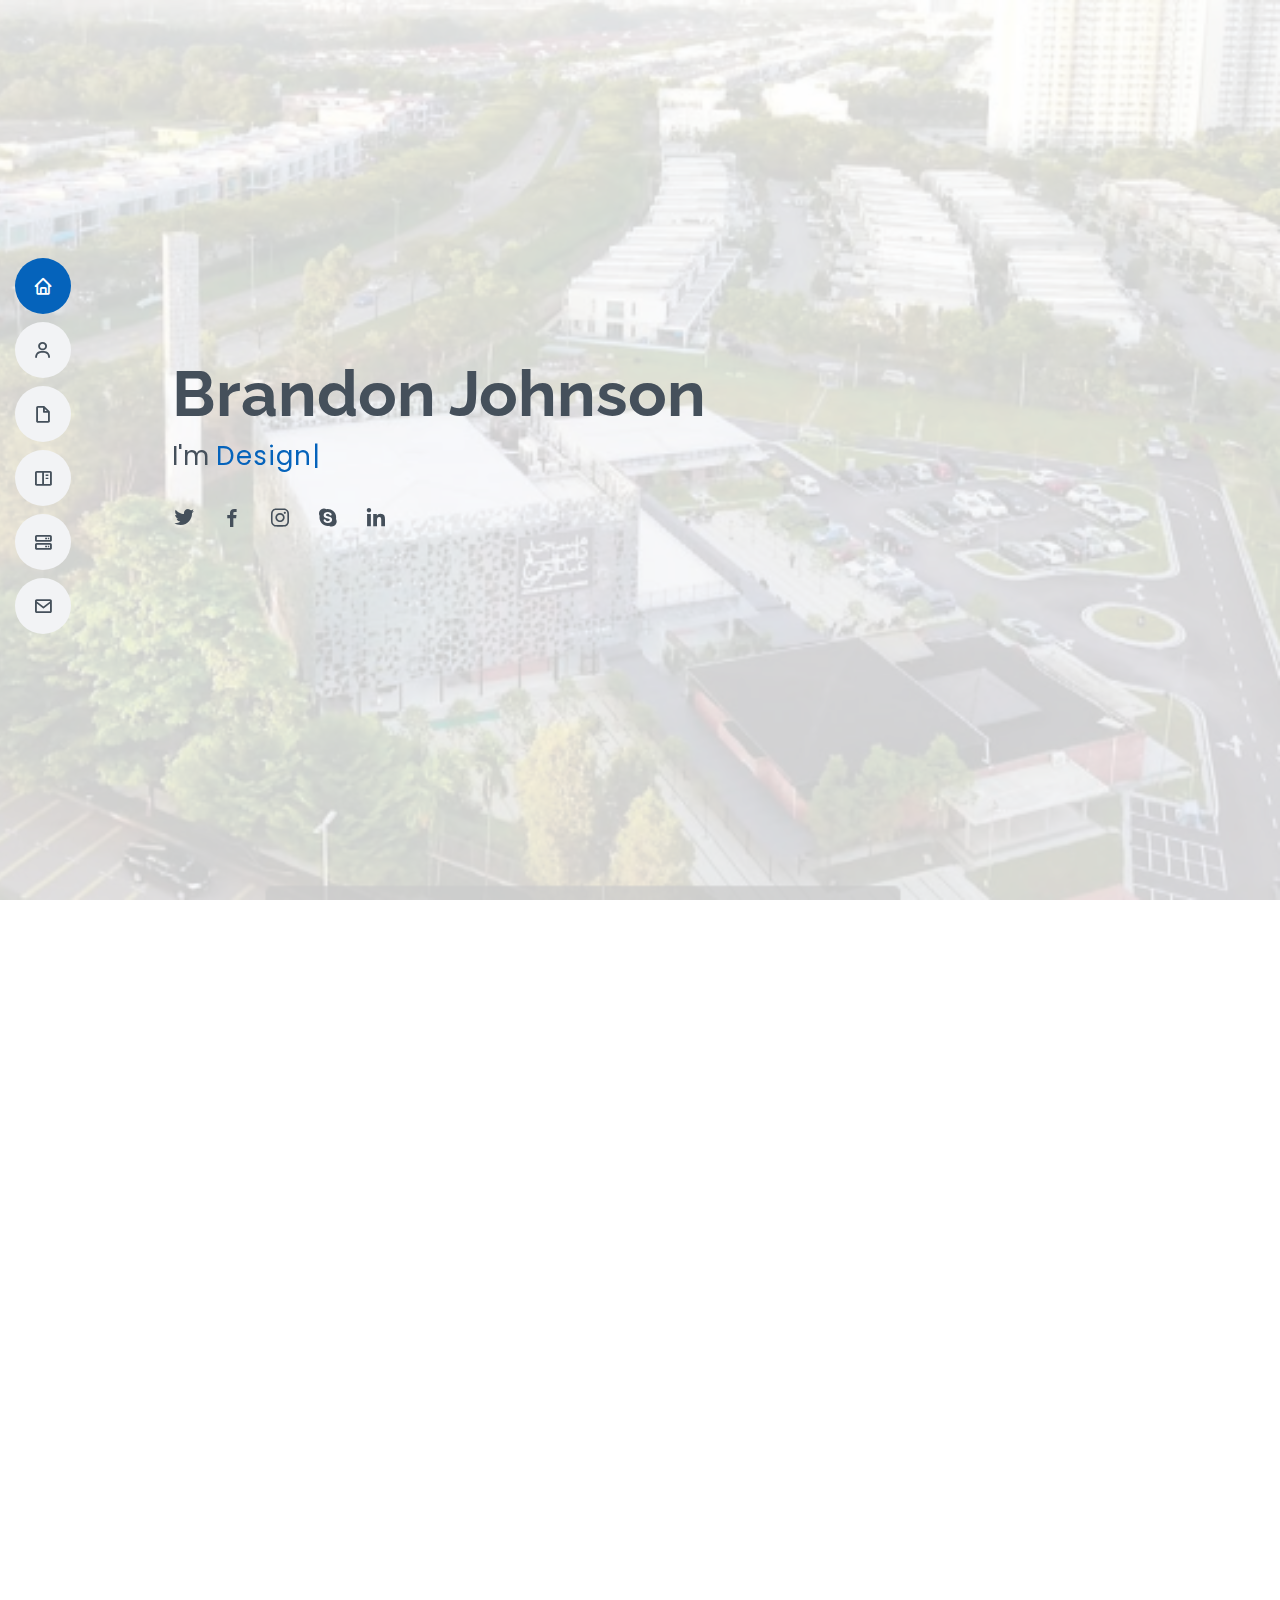
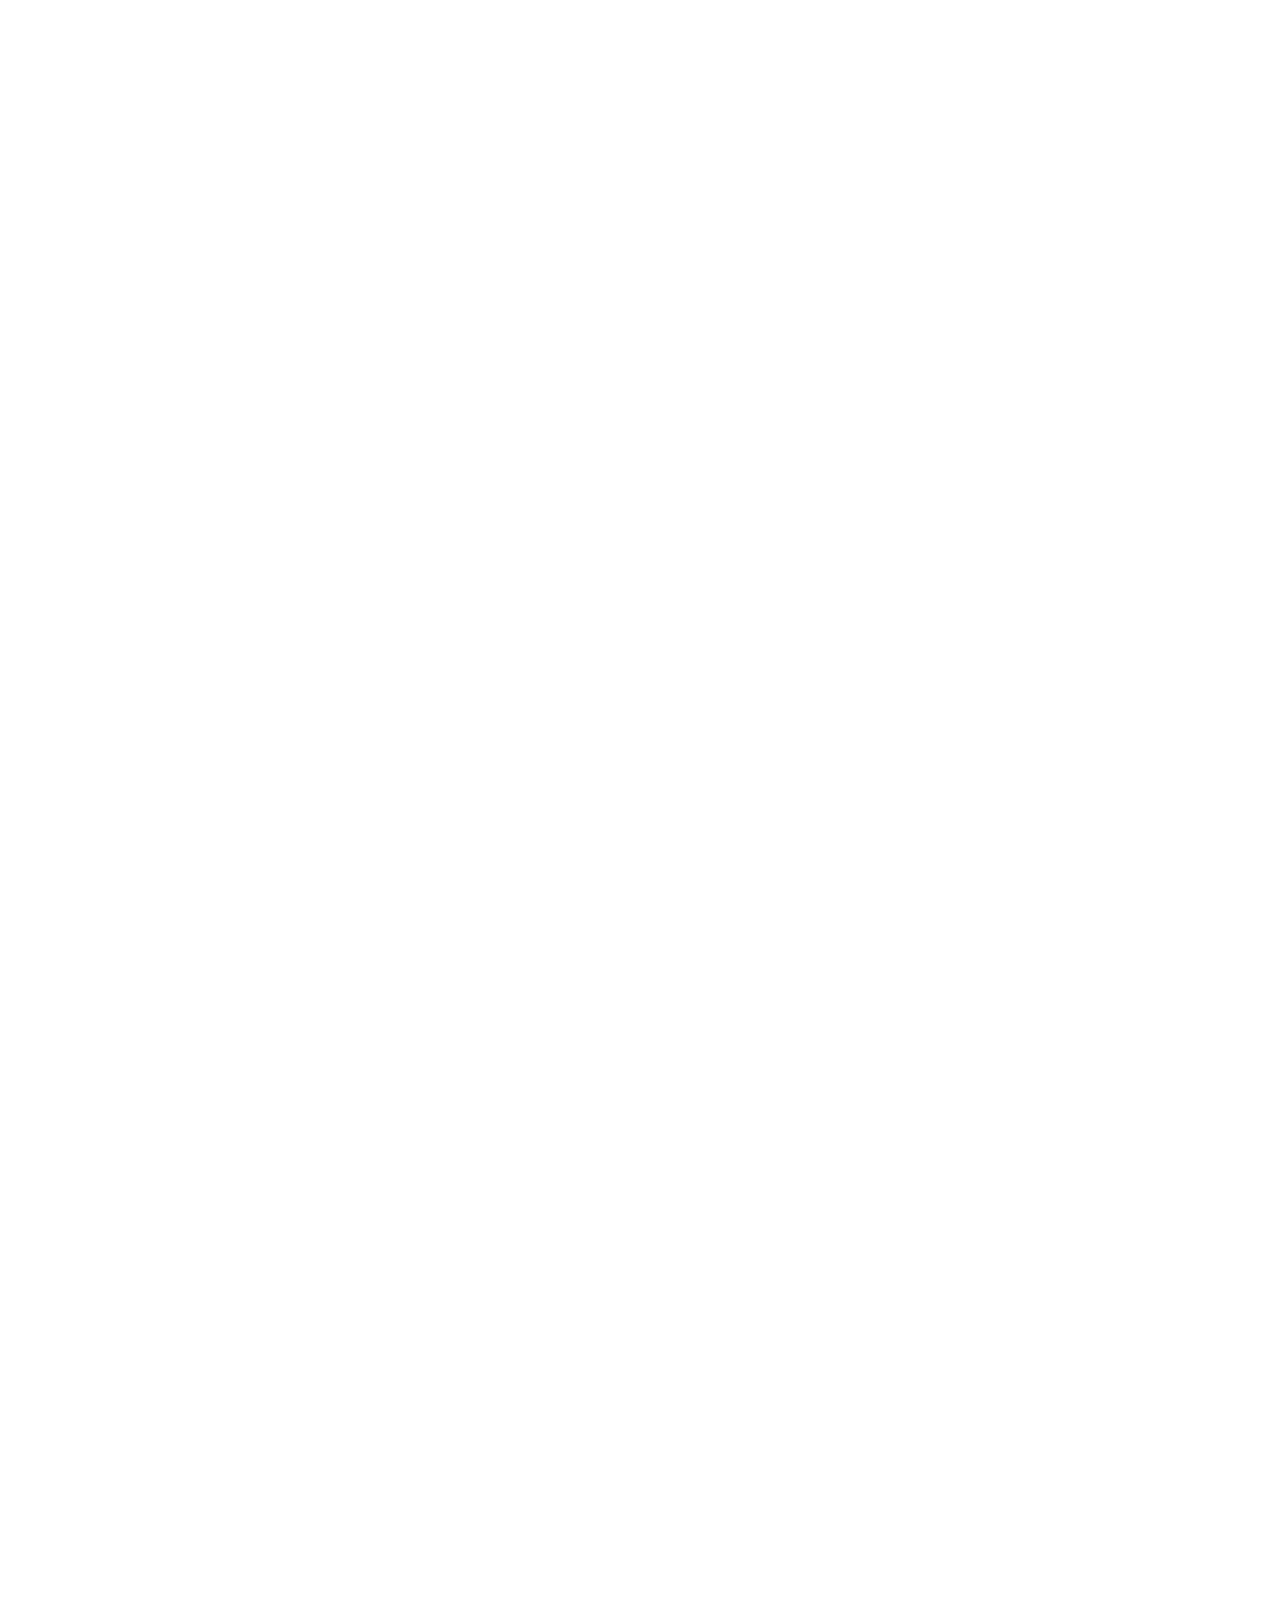
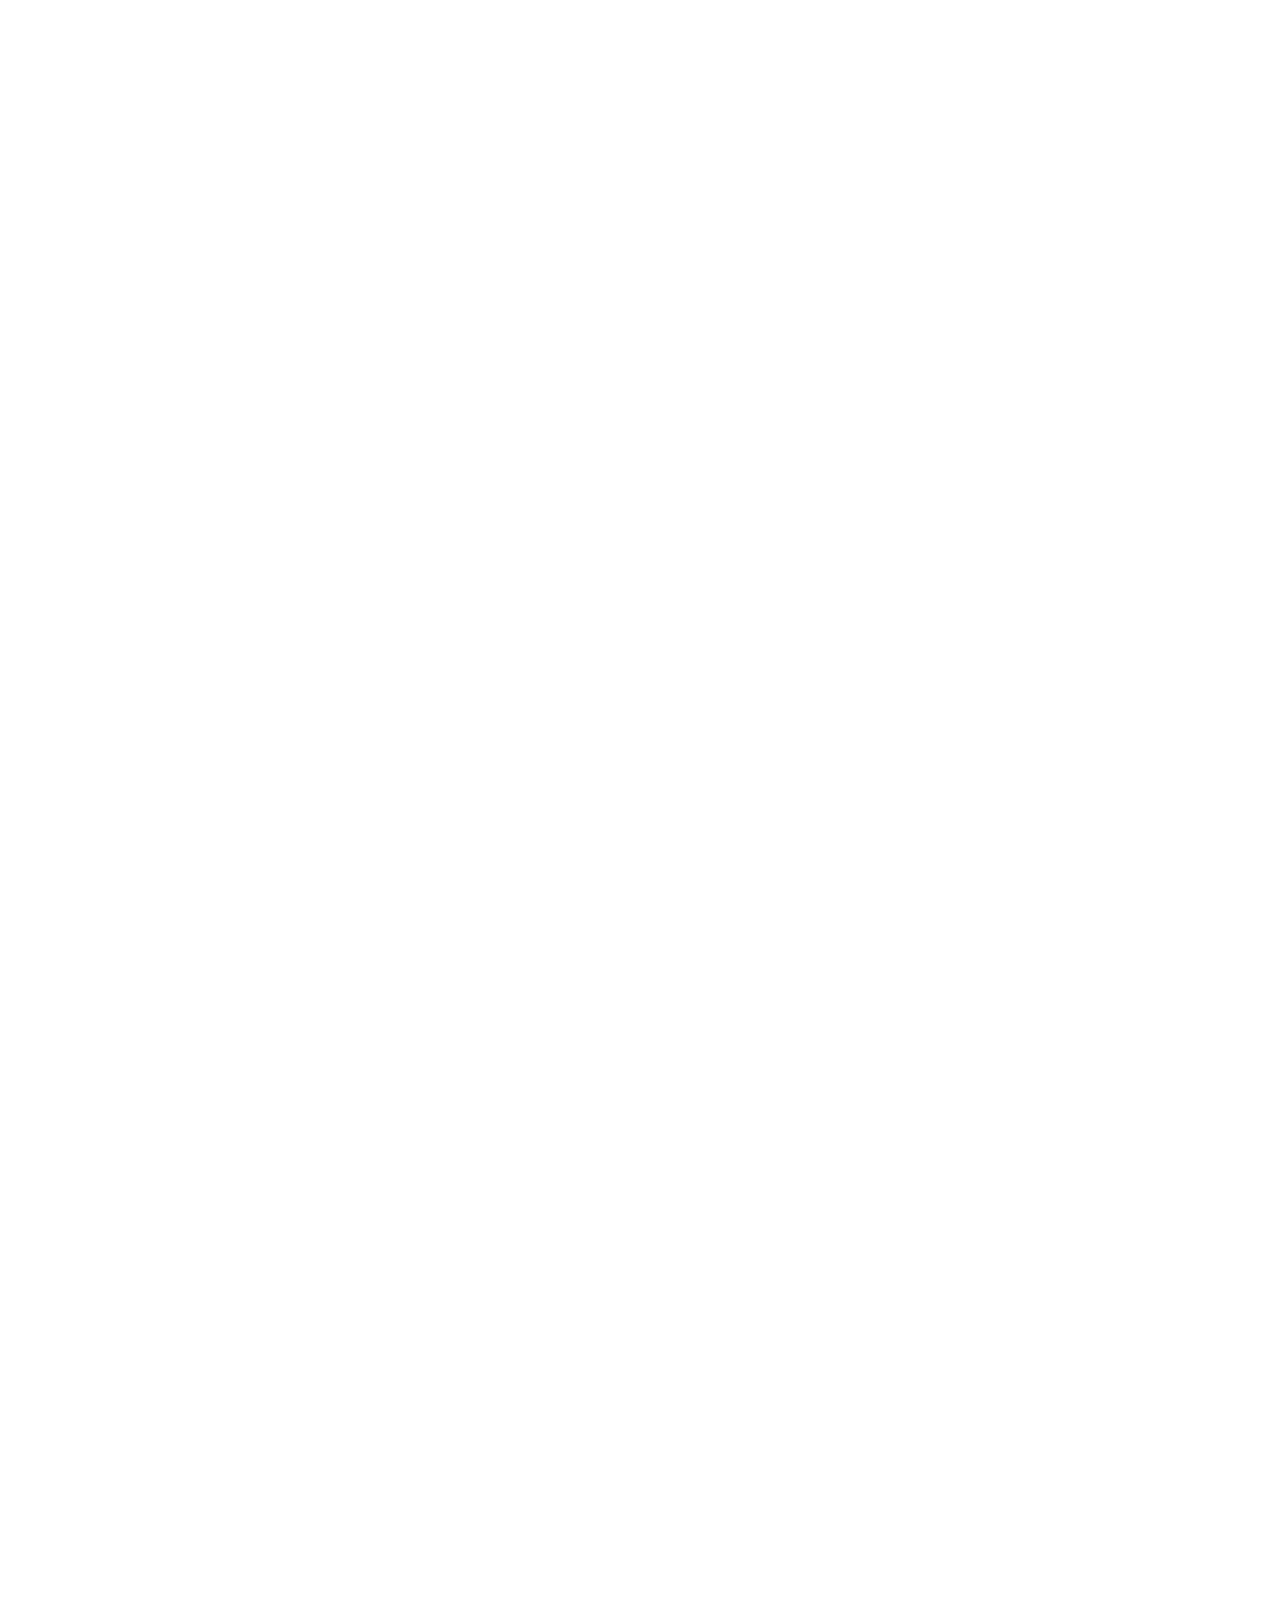
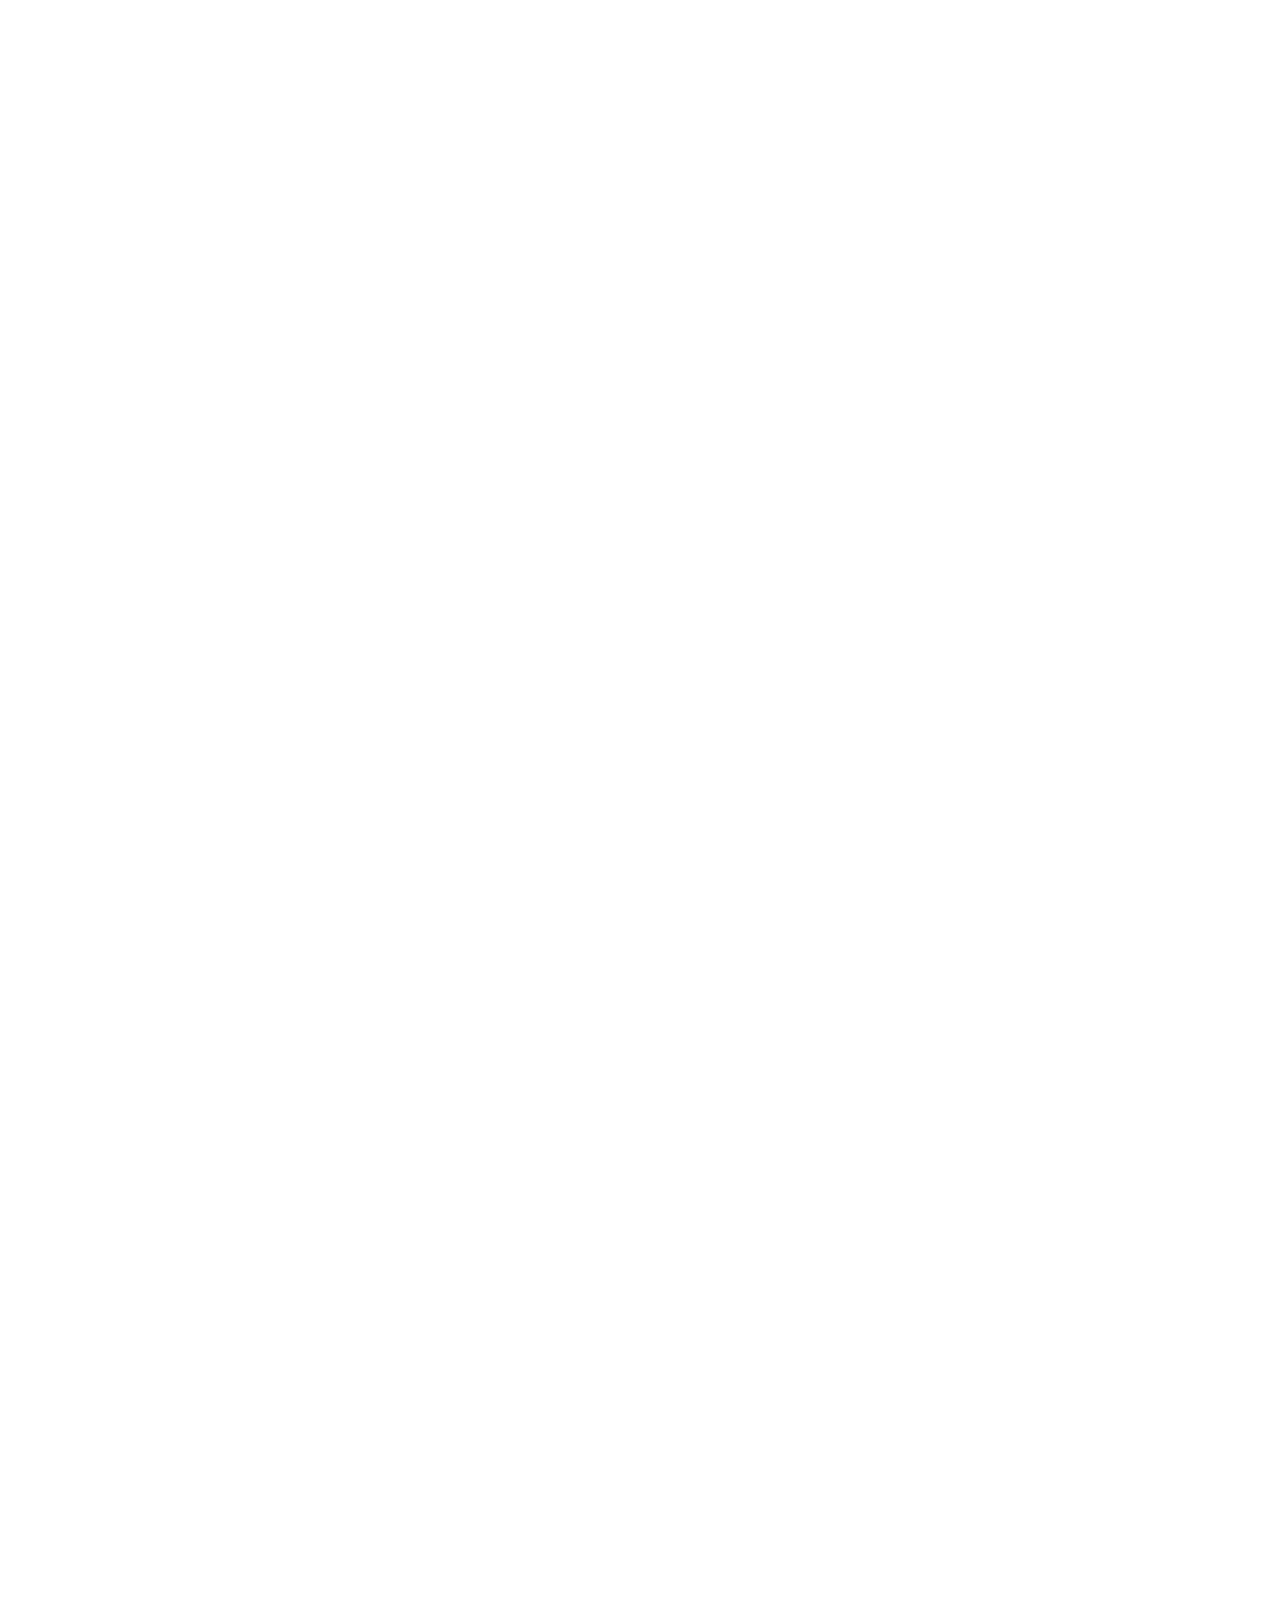
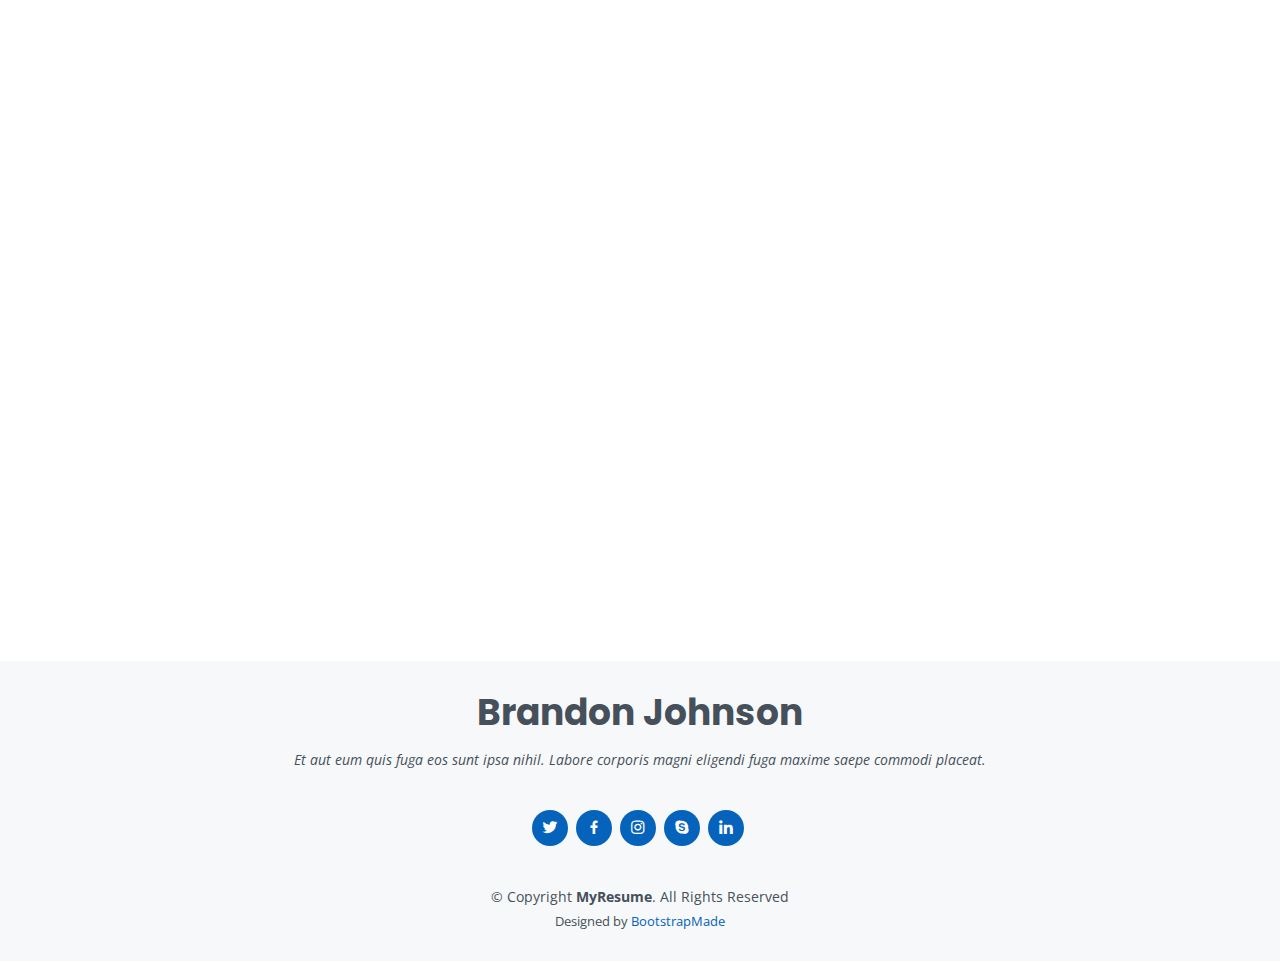
<file: myresume.html>
<!DOCTYPE html>
<html lang="en">

<head>
  <meta charset="utf-8">
  <meta content="width=device-width, initial-scale=1.0" name="viewport">

  <title>MyResume Bootstrap Template - Index</title>
  <meta content="" name="description">
  <meta content="" name="keywords">

  <!-- Favicons -->
  <link href="myresume_assets/img/favicon.png" rel="icon">
  <link href="myresume_assets/img/apple-touch-icon.png" rel="apple-touch-icon">

  <!-- Google Fonts -->
  <link href="https://fonts.googleapis.com/css?family=Open+Sans:300,300i,400,400i,600,600i,700,700i|Raleway:300,300i,400,400i,500,500i,600,600i,700,700i|Poppins:300,300i,400,400i,500,500i,600,600i,700,700i" rel="stylesheet">

  <!-- Vendor CSS Files -->
  <link href="myresume_assets/vendor/aos/aos.css" rel="stylesheet">
  <link href="myresume_assets/vendor/bootstrap/css/bootstrap.min.css" rel="stylesheet">
  <link href="myresume_assets/vendor/bootstrap-icons/bootstrap-icons.css" rel="stylesheet">
  <link href="myresume_assets/vendor/boxicons/css/boxicons.min.css" rel="stylesheet">
  <link href="myresume_assets/vendor/glightbox/css/glightbox.min.css" rel="stylesheet">
  <link href="myresume_assets/vendor/swiper/swiper-bundle.min.css" rel="stylesheet">

  <!-- Template Main CSS File -->
  <link href="myresume_assets/css/style.css" rel="stylesheet">

  <!-- =======================================================
  * Template Name: MyResume
  * Updated: Jan 29 2024 with Bootstrap v5.3.2
  * Template URL: https://bootstrapmade.com/free-html-bootstrap-template-my-resume/
  * Author: BootstrapMade.com
  * License: https://bootstrapmade.com/license/
  ======================================================== -->
</head>

<body>

  <!-- ======= Mobile nav toggle button ======= -->
  <!-- <button type="button" class="mobile-nav-toggle d-xl-none"><i class="bi bi-list mobile-nav-toggle"></i></button> -->
  <i class="bi bi-list mobile-nav-toggle d-lg-none"></i>
  <!-- ======= Header ======= -->
  <header id="header" class="d-flex flex-column justify-content-center">

    <nav id="navbar" class="navbar nav-menu">
      <ul>
        <li><a href="#hero" class="nav-link scrollto active"><i class="bx bx-home"></i> <span>Home</span></a></li>
        <li><a href="#about" class="nav-link scrollto"><i class="bx bx-user"></i> <span>About</span></a></li>
        <li><a href="#resume" class="nav-link scrollto"><i class="bx bx-file-blank"></i> <span>Resume</span></a></li>
        <li><a href="#portfolio" class="nav-link scrollto"><i class="bx bx-book-content"></i> <span>Portfolio</span></a></li>
        <li><a href="#services" class="nav-link scrollto"><i class="bx bx-server"></i> <span>Services</span></a></li>
        <li><a href="#contact" class="nav-link scrollto"><i class="bx bx-envelope"></i> <span>Contact</span></a></li>
      </ul>
    </nav><!-- .nav-menu -->

  </header><!-- End Header -->

  <!-- ======= Hero Section ======= -->
  <section id="hero" class="d-flex flex-column justify-content-center">
    <div class="container" data-aos="zoom-in" data-aos-delay="100">
      <h1>Brandon Johnson</h1>
      <p>I'm <span class="typed" data-typed-items="Designer, Developer, Freelancer, Photographer"></span></p>
      <div class="social-links">
        <a href="#" class="twitter"><i class="bx bxl-twitter"></i></a>
        <a href="#" class="facebook"><i class="bx bxl-facebook"></i></a>
        <a href="#" class="instagram"><i class="bx bxl-instagram"></i></a>
        <a href="#" class="google-plus"><i class="bx bxl-skype"></i></a>
        <a href="#" class="linkedin"><i class="bx bxl-linkedin"></i></a>
      </div>
    </div>
  </section><!-- End Hero -->

  <main id="main">

    <!-- ======= About Section ======= -->
    <section id="about" class="about">
      <div class="container" data-aos="fade-up">

        <div class="section-title">
          <h2>About</h2>
          <p>Magnam dolores commodi suscipit. Necessitatibus eius consequatur ex aliquid fuga eum quidem. Sit sint consectetur velit. Quisquam quos quisquam cupiditate. Et nemo qui impedit suscipit alias ea. Quia fugiat sit in iste officiis commodi quidem hic quas.</p>
        </div>

        <div class="row">
          <div class="col-lg-4">
            <img src="myresume_assets/img/profile-img.jpg" class="img-fluid" alt="">
          </div>
          <div class="col-lg-8 pt-4 pt-lg-0 content">
            <h3>UI/UX Designer &amp; Web Developer.</h3>
            <p class="fst-italic">
              Lorem ipsum dolor sit amet, consectetur adipiscing elit, sed do eiusmod tempor incididunt ut labore et dolore
              magna aliqua.
            </p>
            <div class="row">
              <div class="col-lg-6">
                <ul>
                  <li><i class="bi bi-chevron-right"></i> <strong>Birthday:</strong> <span>1 May 1995</span></li>
                  <li><i class="bi bi-chevron-right"></i> <strong>Website:</strong> <span>www.example.com</span></li>
                  <li><i class="bi bi-chevron-right"></i> <strong>Phone:</strong> <span>+123 456 7890</span></li>
                  <li><i class="bi bi-chevron-right"></i> <strong>City:</strong> <span>New York, USA</span></li>
                </ul>
              </div>
              <div class="col-lg-6">
                <ul>
                  <li><i class="bi bi-chevron-right"></i> <strong>Age:</strong> <span>30</span></li>
                  <li><i class="bi bi-chevron-right"></i> <strong>Degree:</strong> <span>Master</span></li>
                  <li><i class="bi bi-chevron-right"></i> <strong>PhEmailone:</strong> <span>email@example.com</span></li>
                  <li><i class="bi bi-chevron-right"></i> <strong>Freelance:</strong> <span>Available</span></li>
                </ul>
              </div>
            </div>
            <p>
              Officiis eligendi itaque labore et dolorum mollitia officiis optio vero. Quisquam sunt adipisci omnis et ut. Nulla accusantium dolor incidunt officia tempore. Et eius omnis.
              Cupiditate ut dicta maxime officiis quidem quia. Sed et consectetur qui quia repellendus itaque neque. Aliquid amet quidem ut quaerat cupiditate. Ab et eum qui repellendus omnis culpa magni laudantium dolores.
            </p>
          </div>
        </div>

      </div>
    </section><!-- End About Section -->

    <!-- ======= Facts Section ======= -->
    <section id="facts" class="facts">
      <div class="container" data-aos="fade-up">

        <div class="section-title">
          <h2>Facts</h2>
          <p>Magnam dolores commodi suscipit. Necessitatibus eius consequatur ex aliquid fuga eum quidem. Sit sint consectetur velit. Quisquam quos quisquam cupiditate. Et nemo qui impedit suscipit alias ea. Quia fugiat sit in iste officiis commodi quidem hic quas.</p>
        </div>

        <div class="row">

          <div class="col-lg-3 col-md-6">
            <div class="count-box">
              <i class="bi bi-emoji-smile"></i>
              <span data-purecounter-start="0" data-purecounter-end="232" data-purecounter-duration="1" class="purecounter"></span>
              <p>Happy Clients</p>
            </div>
          </div>

          <div class="col-lg-3 col-md-6 mt-5 mt-md-0">
            <div class="count-box">
              <i class="bi bi-journal-richtext"></i>
              <span data-purecounter-start="0" data-purecounter-end="521" data-purecounter-duration="1" class="purecounter"></span>
              <p>Projects</p>
            </div>
          </div>

          <div class="col-lg-3 col-md-6 mt-5 mt-lg-0">
            <div class="count-box">
              <i class="bi bi-headset"></i>
              <span data-purecounter-start="0" data-purecounter-end="1463" data-purecounter-duration="1" class="purecounter"></span>
              <p>Hours Of Support</p>
            </div>
          </div>

          <div class="col-lg-3 col-md-6 mt-5 mt-lg-0">
            <div class="count-box">
              <i class="bi bi-award"></i>
              <span data-purecounter-start="0" data-purecounter-end="25" data-purecounter-duration="1" class="purecounter"></span>
              <p>Awards</p>
            </div>
          </div>

        </div>

      </div>
    </section><!-- End Facts Section -->

    <!-- ======= Skills Section ======= -->
    <section id="skills" class="skills section-bg">
      <div class="container" data-aos="fade-up">

        <div class="section-title">
          <h2>Skills</h2>
          <p>Magnam dolores commodi suscipit. Necessitatibus eius consequatur ex aliquid fuga eum quidem. Sit sint consectetur velit. Quisquam quos quisquam cupiditate. Et nemo qui impedit suscipit alias ea. Quia fugiat sit in iste officiis commodi quidem hic quas.</p>
        </div>

        <div class="row skills-content">

          <div class="col-lg-6">

            <div class="progress">
              <span class="skill">HTML <i class="val">100%</i></span>
              <div class="progress-bar-wrap">
                <div class="progress-bar" role="progressbar" aria-valuenow="100" aria-valuemin="0" aria-valuemax="100"></div>
              </div>
            </div>

            <div class="progress">
              <span class="skill">CSS <i class="val">90%</i></span>
              <div class="progress-bar-wrap">
                <div class="progress-bar" role="progressbar" aria-valuenow="90" aria-valuemin="0" aria-valuemax="100"></div>
              </div>
            </div>

            <div class="progress">
              <span class="skill">JavaScript <i class="val">75%</i></span>
              <div class="progress-bar-wrap">
                <div class="progress-bar" role="progressbar" aria-valuenow="75" aria-valuemin="0" aria-valuemax="100"></div>
              </div>
            </div>

          </div>

          <div class="col-lg-6">

            <div class="progress">
              <span class="skill">PHP <i class="val">80%</i></span>
              <div class="progress-bar-wrap">
                <div class="progress-bar" role="progressbar" aria-valuenow="80" aria-valuemin="0" aria-valuemax="100"></div>
              </div>
            </div>

            <div class="progress">
              <span class="skill">WordPress/CMS <i class="val">90%</i></span>
              <div class="progress-bar-wrap">
                <div class="progress-bar" role="progressbar" aria-valuenow="90" aria-valuemin="0" aria-valuemax="100"></div>
              </div>
            </div>

            <div class="progress">
              <span class="skill">Photoshop <i class="val">55%</i></span>
              <div class="progress-bar-wrap">
                <div class="progress-bar" role="progressbar" aria-valuenow="55" aria-valuemin="0" aria-valuemax="100"></div>
              </div>
            </div>

          </div>

        </div>

      </div>
    </section><!-- End Skills Section -->

    <!-- ======= Resume Section ======= -->
    <section id="resume" class="resume">
      <div class="container" data-aos="fade-up">

        <div class="section-title">
          <h2>Resume</h2>
          <p>Magnam dolores commodi suscipit. Necessitatibus eius consequatur ex aliquid fuga eum quidem. Sit sint consectetur velit. Quisquam quos quisquam cupiditate. Et nemo qui impedit suscipit alias ea. Quia fugiat sit in iste officiis commodi quidem hic quas.</p>
        </div>

        <div class="row">
          <div class="col-lg-6">
            <h3 class="resume-title">Sumary</h3>
            <div class="resume-item pb-0">
              <h4>Brandon Johnson</h4>
              <p><em>Innovative and deadline-driven Graphic Designer with 3+ years of experience designing and developing user-centered digital/print marketing material from initial concept to final, polished deliverable.</em></p>
              <ul>
                <li>Portland par 127,Orlando, FL</li>
                <li>(123) 456-7891</li>
                <li>alice.barkley@example.com</li>
              </ul>
            </div>

            <h3 class="resume-title">Education</h3>
            <div class="resume-item">
              <h4>Master of Fine Arts &amp; Graphic Design</h4>
              <h5>2015 - 2016</h5>
              <p><em>Rochester Institute of Technology, Rochester, NY</em></p>
              <p>Qui deserunt veniam. Et sed aliquam labore tempore sed quisquam iusto autem sit. Ea vero voluptatum qui ut dignissimos deleniti nerada porti sand markend</p>
            </div>
            <div class="resume-item">
              <h4>Bachelor of Fine Arts &amp; Graphic Design</h4>
              <h5>2010 - 2014</h5>
              <p><em>Rochester Institute of Technology, Rochester, NY</em></p>
              <p>Quia nobis sequi est occaecati aut. Repudiandae et iusto quae reiciendis et quis Eius vel ratione eius unde vitae rerum voluptates asperiores voluptatem Earum molestiae consequatur neque etlon sader mart dila</p>
            </div>
          </div>
          <div class="col-lg-6">
            <h3 class="resume-title">Professional Experience</h3>
            <div class="resume-item">
              <h4>Senior graphic design specialist</h4>
              <h5>2019 - Present</h5>
              <p><em>Experion, New York, NY </em></p>
              <ul>
                <li>Lead in the design, development, and implementation of the graphic, layout, and production communication materials</li>
                <li>Delegate tasks to the 7 members of the design team and provide counsel on all aspects of the project. </li>
                <li>Supervise the assessment of all graphic materials in order to ensure quality and accuracy of the design</li>
                <li>Oversee the efficient use of production project budgets ranging from $2,000 - $25,000</li>
              </ul>
            </div>
            <div class="resume-item">
              <h4>Graphic design specialist</h4>
              <h5>2017 - 2018</h5>
              <p><em>Stepping Stone Advertising, New York, NY</em></p>
              <ul>
                <li>Developed numerous marketing programs (logos, brochures,infographics, presentations, and advertisements).</li>
                <li>Managed up to 5 projects or tasks at a given time while under pressure</li>
                <li>Recommended and consulted with clients on the most appropriate graphic design</li>
                <li>Created 4+ design presentations and proposals a month for clients and account managers</li>
              </ul>
            </div>
          </div>
        </div>

      </div>
    </section><!-- End Resume Section -->

    <!-- ======= Portfolio Section ======= -->
    <section id="portfolio" class="portfolio section-bg">
      <div class="container" data-aos="fade-up">

        <div class="section-title">
          <h2>Portfolio</h2>
          <p>Magnam dolores commodi suscipit. Necessitatibus eius consequatur ex aliquid fuga eum quidem. Sit sint consectetur velit. Quisquam quos quisquam cupiditate. Et nemo qui impedit suscipit alias ea. Quia fugiat sit in iste officiis commodi quidem hic quas.</p>
        </div>

        <div class="row">
          <div class="col-lg-12 d-flex justify-content-center" data-aos="fade-up" data-aos-delay="100">
            <ul id="portfolio-flters">
              <li data-filter="*" class="filter-active">All</li>
              <li data-filter=".filter-app">App</li>
              <li data-filter=".filter-card">Card</li>
              <li data-filter=".filter-web">Web</li>
            </ul>
          </div>
        </div>

        <div class="row portfolio-container" data-aos="fade-up" data-aos-delay="200">

          <div class="col-lg-4 col-md-6 portfolio-item filter-app">
            <div class="portfolio-wrap">
              <img src="myresume_assets/img/portfolio/portfolio-1.jpg" class="img-fluid" alt="">
              <div class="portfolio-info">
                <h4>App 1</h4>
                <p>App</p>
                <div class="portfolio-links">
                  <a href="myresume_assets/img/portfolio/portfolio-1.jpg" data-gallery="portfolioGallery" class="portfolio-lightbox" title="App 1"><i class="bx bx-plus"></i></a>
                  <a href="portfolio-details.html" class="portfolio-details-lightbox" data-glightbox="type: external" title="Portfolio Details"><i class="bx bx-link"></i></a>
                </div>
              </div>
            </div>
          </div>

          <div class="col-lg-4 col-md-6 portfolio-item filter-web">
            <div class="portfolio-wrap">
              <img src="myresume_assets/img/portfolio/portfolio-2.jpg" class="img-fluid" alt="">
              <div class="portfolio-info">
                <h4>Web 3</h4>
                <p>Web</p>
                <div class="portfolio-links">
                  <a href="myresume_assets/img/portfolio/portfolio-2.jpg" data-gallery="portfolioGallery" class="portfolio-lightbox" title="Web 3"><i class="bx bx-plus"></i></a>
                  <a href="portfolio-details.html" class="portfolio-details-lightbox" data-glightbox="type: external" title="Portfolio Details"><i class="bx bx-link"></i></a>
                </div>
              </div>
            </div>
          </div>

          <div class="col-lg-4 col-md-6 portfolio-item filter-app">
            <div class="portfolio-wrap">
              <img src="myresume_assets/img/portfolio/portfolio-3.jpg" class="img-fluid" alt="">
              <div class="portfolio-info">
                <h4>App 2</h4>
                <p>App</p>
                <div class="portfolio-links">
                  <a href="myresume_assets/img/portfolio/portfolio-3.jpg" data-gallery="portfolioGallery" class="portfolio-lightbox" title="App 2"><i class="bx bx-plus"></i></a>
                  <a href="portfolio-details.html" class="portfolio-details-lightbox" data-glightbox="type: external" title="Portfolio Details"><i class="bx bx-link"></i></a>
                </div>
              </div>
            </div>
          </div>

          <div class="col-lg-4 col-md-6 portfolio-item filter-card">
            <div class="portfolio-wrap">
              <img src="myresume_assets/img/portfolio/portfolio-4.jpg" class="img-fluid" alt="">
              <div class="portfolio-info">
                <h4>Card 2</h4>
                <p>Card</p>
                <div class="portfolio-links">
                  <a href="myresume_assets/img/portfolio/portfolio-4.jpg" data-gallery="portfolioGallery" class="portfolio-lightbox" title="Card 2"><i class="bx bx-plus"></i></a>
                  <a href="portfolio-details.html" class="portfolio-details-lightbox" data-glightbox="type: external" title="Portfolio Details"><i class="bx bx-link"></i></a>
                </div>
              </div>
            </div>
          </div>

          <div class="col-lg-4 col-md-6 portfolio-item filter-web">
            <div class="portfolio-wrap">
              <img src="myresume_assets/img/portfolio/portfolio-5.jpg" class="img-fluid" alt="">
              <div class="portfolio-info">
                <h4>Web 2</h4>
                <p>Web</p>
                <div class="portfolio-links">
                  <a href="myresume_assets/img/portfolio/portfolio-5.jpg" data-gallery="portfolioGallery" class="portfolio-lightbox" title="Web 2"><i class="bx bx-plus"></i></a>
                  <a href="portfolio-details.html" class="portfolio-details-lightbox" data-glightbox="type: external" title="Portfolio Details"><i class="bx bx-link"></i></a>
                </div>
              </div>
            </div>
          </div>

          <div class="col-lg-4 col-md-6 portfolio-item filter-app">
            <div class="portfolio-wrap">
              <img src="myresume_assets/img/portfolio/portfolio-6.jpg" class="img-fluid" alt="">
              <div class="portfolio-info">
                <h4>App 3</h4>
                <p>App</p>
                <div class="portfolio-links">
                  <a href="myresume_assets/img/portfolio/portfolio-6.jpg" data-gallery="portfolioGallery" class="portfolio-lightbox" title="App 3"><i class="bx bx-plus"></i></a>
                  <a href="portfolio-details.html" class="portfolio-details-lightbox" data-glightbox="type: external" title="Portfolio Details"><i class="bx bx-link"></i></a>
                </div>
              </div>
            </div>
          </div>

          <div class="col-lg-4 col-md-6 portfolio-item filter-card">
            <div class="portfolio-wrap">
              <img src="myresume_assets/img/portfolio/portfolio-7.jpg" class="img-fluid" alt="">
              <div class="portfolio-info">
                <h4>Card 1</h4>
                <p>Card</p>
                <div class="portfolio-links">
                  <a href="myresume_assets/img/portfolio/portfolio-7.jpg" data-gallery="portfolioGallery" class="portfolio-lightbox" title="Card 1"><i class="bx bx-plus"></i></a>
                  <a href="portfolio-details.html" class="portfolio-details-lightbox" data-glightbox="type: external" title="Portfolio Details"><i class="bx bx-link"></i></a>
                </div>
              </div>
            </div>
          </div>

          <div class="col-lg-4 col-md-6 portfolio-item filter-card">
            <div class="portfolio-wrap">
              <img src="myresume_assets/img/portfolio/portfolio-8.jpg" class="img-fluid" alt="">
              <div class="portfolio-info">
                <h4>Card 3</h4>
                <p>Card</p>
                <div class="portfolio-links">
                  <a href="myresume_assets/img/portfolio/portfolio-8.jpg" data-gallery="portfolioGallery" class="portfolio-lightbox" title="Card 3"><i class="bx bx-plus"></i></a>
                  <a href="portfolio-details.html" class="portfolio-details-lightbox" data-glightbox="type: external" title="Portfolio Details"><i class="bx bx-link"></i></a>
                </div>
              </div>
            </div>
          </div>

          <div class="col-lg-4 col-md-6 portfolio-item filter-web">
            <div class="portfolio-wrap">
              <img src="myresume_assets/img/portfolio/portfolio-9.jpg" class="img-fluid" alt="">
              <div class="portfolio-info">
                <h4>Web 3</h4>
                <p>Web</p>
                <div class="portfolio-links">
                  <a href="myresume_assets/img/portfolio/portfolio-9.jpg" data-gallery="portfolioGallery" class="portfolio-lightbox" title="Web 3"><i class="bx bx-plus"></i></a>
                  <a href="portfolio-details.html" class="portfolio-details-lightbox" data-glightbox="type: external" title="Portfolio Details"><i class="bx bx-link"></i></a>
                </div>
              </div>
            </div>
          </div>

        </div>

      </div>
    </section><!-- End Portfolio Section -->

    <!-- ======= Services Section ======= -->
    <section id="services" class="services">
      <div class="container" data-aos="fade-up">

        <div class="section-title">
          <h2>Services</h2>
          <p>Magnam dolores commodi suscipit. Necessitatibus eius consequatur ex aliquid fuga eum quidem. Sit sint consectetur velit. Quisquam quos quisquam cupiditate. Et nemo qui impedit suscipit alias ea. Quia fugiat sit in iste officiis commodi quidem hic quas.</p>
        </div>

        <div class="row">

          <div class="col-lg-4 col-md-6 d-flex align-items-stretch" data-aos="zoom-in" data-aos-delay="100">
            <div class="icon-box iconbox-blue">
              <div class="icon">
                <svg width="100" height="100" viewBox="0 0 600 600" xmlns="http://www.w3.org/2000/svg">
                  <path stroke="none" stroke-width="0" fill="#f5f5f5" d="M300,521.0016835830174C376.1290562159157,517.8887921683347,466.0731472004068,529.7835943286574,510.70327084640275,468.03025145048787C554.3714126377745,407.6079735673963,508.03601936045806,328.9844924480964,491.2728898941984,256.3432110539036C474.5976632858925,184.082847569629,479.9380746630129,96.60480741107993,416.23090153303,58.64404602377083C348.86323505073057,18.502131276798302,261.93793281208167,40.57373210992963,193.5410806939664,78.93577620505333C130.42746243093433,114.334589627462,98.30271207620316,179.96522072025542,76.75703585869454,249.04625023123273C51.97151888228291,328.5150500222984,13.704378332031375,421.85034740162234,66.52175969318436,486.19268352777647C119.04800174914682,550.1803526380478,217.28368757567262,524.383925680826,300,521.0016835830174"></path>
                </svg>
                <i class="bx bxl-dribbble"></i>
              </div>
              <h4><a href="">Lorem Ipsum</a></h4>
              <p>Voluptatum deleniti atque corrupti quos dolores et quas molestias excepturi</p>
            </div>
          </div>

          <div class="col-lg-4 col-md-6 d-flex align-items-stretch mt-4 mt-md-0" data-aos="zoom-in" data-aos-delay="200">
            <div class="icon-box iconbox-orange ">
              <div class="icon">
                <svg width="100" height="100" viewBox="0 0 600 600" xmlns="http://www.w3.org/2000/svg">
                  <path stroke="none" stroke-width="0" fill="#f5f5f5" d="M300,582.0697525312426C382.5290701553225,586.8405444964366,449.9789794690241,525.3245884688669,502.5850820975895,461.55621195738473C556.606425686781,396.0723002908107,615.8543463187945,314.28637112970534,586.6730223649479,234.56875336149918C558.9533121215079,158.8439757836574,454.9685369536778,164.00468322053177,381.49747125262974,130.76875717737553C312.15926192815925,99.40240125094834,248.97055460311594,18.661163978235184,179.8680185752513,50.54337015887873C110.5421016452524,82.52863877960104,119.82277516462835,180.83849132639028,109.12597500060166,256.43424936330496C100.08760227029461,320.3096726198365,92.17705696193138,384.0621239912766,124.79988738764834,439.7174275375508C164.83382741302287,508.01625554203684,220.96474134820875,577.5009287672846,300,582.0697525312426"></path>
                </svg>
                <i class="bx bx-file"></i>
              </div>
              <h4><a href="">Sed Perspiciatis</a></h4>
              <p>Duis aute irure dolor in reprehenderit in voluptate velit esse cillum dolore</p>
            </div>
          </div>

          <div class="col-lg-4 col-md-6 d-flex align-items-stretch mt-4 mt-lg-0" data-aos="zoom-in" data-aos-delay="300">
            <div class="icon-box iconbox-pink">
              <div class="icon">
                <svg width="100" height="100" viewBox="0 0 600 600" xmlns="http://www.w3.org/2000/svg">
                  <path stroke="none" stroke-width="0" fill="#f5f5f5" d="M300,541.5067337569781C382.14930387511276,545.0595476570109,479.8736841581634,548.3450877840088,526.4010558755058,480.5488172755941C571.5218469581645,414.80211281144784,517.5187510058486,332.0715597781072,496.52539010469104,255.14436215662573C477.37192572678356,184.95920475031193,473.57363656557914,105.61284051026155,413.0603344069578,65.22779650032875C343.27470386102294,18.654635553484475,251.2091493199835,5.337323636656869,175.0934190732945,40.62881213300186C97.87086631185822,76.43348514350839,51.98124368387456,156.15599469081315,36.44837278890362,239.84606092416172C21.716077023791087,319.22268207091537,43.775223500013084,401.1760424656574,96.891909868211,461.97329694683043C147.22146801428983,519.5804099606455,223.5754009179313,538.201503339737,300,541.5067337569781"></path>
                </svg>
                <i class="bx bx-tachometer"></i>
              </div>
              <h4><a href="">Magni Dolores</a></h4>
              <p>Excepteur sint occaecat cupidatat non proident, sunt in culpa qui officia</p>
            </div>
          </div>

          <div class="col-lg-4 col-md-6 d-flex align-items-stretch mt-4" data-aos="zoom-in" data-aos-delay="100">
            <div class="icon-box iconbox-yellow">
              <div class="icon">
                <svg width="100" height="100" viewBox="0 0 600 600" xmlns="http://www.w3.org/2000/svg">
                  <path stroke="none" stroke-width="0" fill="#f5f5f5" d="M300,503.46388370962813C374.79870501325706,506.71871716319447,464.8034551963731,527.1746412648533,510.4981551193396,467.86667711651364C555.9287308511215,408.9015244558933,512.6030010748507,327.5744911775523,490.211057578863,256.5855673507754C471.097692560561,195.9906835881958,447.69079081568157,138.11976852964426,395.19560036434837,102.3242989838813C329.3053358748298,57.3949838291264,248.02791733380457,8.279543830951368,175.87071277845988,42.242879143198664C103.41431057327972,76.34704239035025,93.79494320519305,170.9812938413882,81.28167332365135,250.07896920659033C70.17666984294237,320.27484674793965,64.84698225790005,396.69656628748305,111.28512138212992,450.4950937839243C156.20124167950087,502.5303643271138,231.32542653798444,500.4755392045468,300,503.46388370962813"></path>
                </svg>
                <i class="bx bx-layer"></i>
              </div>
              <h4><a href="">Nemo Enim</a></h4>
              <p>At vero eos et accusamus et iusto odio dignissimos ducimus qui blanditiis</p>
            </div>
          </div>

          <div class="col-lg-4 col-md-6 d-flex align-items-stretch mt-4" data-aos="zoom-in" data-aos-delay="200">
            <div class="icon-box iconbox-red">
              <div class="icon">
                <svg width="100" height="100" viewBox="0 0 600 600" xmlns="http://www.w3.org/2000/svg">
                  <path stroke="none" stroke-width="0" fill="#f5f5f5" d="M300,532.3542879108572C369.38199826031484,532.3153073249985,429.10787420159085,491.63046689027357,474.5244479745417,439.17860296908856C522.8885846962883,383.3225815378663,569.1668002868075,314.3205725914397,550.7432151929288,242.7694973846089C532.6665558377875,172.5657663291529,456.2379748765914,142.6223662098291,390.3689995646985,112.34683881706744C326.66090330228417,83.06452184765237,258.84405631176094,53.51806209861945,193.32584062364296,78.48882559362697C121.61183558270385,105.82097193414197,62.805066853699245,167.19869350419734,48.57481801355237,242.6138429142374C34.843463184063346,315.3850353017275,76.69343916112496,383.4422959591041,125.22947124332185,439.3748458443577C170.7312796277747,491.8107796887764,230.57421082200815,532.3932930995766,300,532.3542879108572"></path>
                </svg>
                <i class="bx bx-slideshow"></i>
              </div>
              <h4><a href="">Dele Cardo</a></h4>
              <p>Quis consequatur saepe eligendi voluptatem consequatur dolor consequuntur</p>
            </div>
          </div>

          <div class="col-lg-4 col-md-6 d-flex align-items-stretch mt-4" data-aos="zoom-in" data-aos-delay="300">
            <div class="icon-box iconbox-teal">
              <div class="icon">
                <svg width="100" height="100" viewBox="0 0 600 600" xmlns="http://www.w3.org/2000/svg">
                  <path stroke="none" stroke-width="0" fill="#f5f5f5" d="M300,566.797414625762C385.7384707136149,576.1784315230908,478.7894351017131,552.8928747891023,531.9192734346935,484.94944893311C584.6109503024035,417.5663521118492,582.489472248146,322.67544863468447,553.9536738515405,242.03673114598146C529.1557734026468,171.96086150256528,465.24506316201064,127.66468636344209,395.9583748389544,100.7403814666027C334.2173773831606,76.7482773500951,269.4350130405921,84.62216499799875,207.1952322260088,107.2889140133804C132.92018162631612,134.33871894543012,41.79353780512637,160.00259165414826,22.644507872594943,236.69541883565114C3.319112789854554,314.0945973066697,72.72355303640163,379.243833228382,124.04198916343866,440.3218312028393C172.9286146004772,498.5055451809895,224.45579914871206,558.5317968840102,300,566.797414625762"></path>
                </svg>
                <i class="bx bx-arch"></i>
              </div>
              <h4><a href="">Divera Don</a></h4>
              <p>Modi nostrum vel laborum. Porro fugit error sit minus sapiente sit aspernatur</p>
            </div>
          </div>

        </div>

      </div>
    </section><!-- End Services Section -->

    <!-- ======= Testimonials Section ======= -->
    <section id="testimonials" class="testimonials section-bg">
      <div class="container" data-aos="fade-up">

        <div class="section-title">
          <h2>Testimonials</h2>
        </div>

        <div class="testimonials-slider swiper" data-aos="fade-up" data-aos-delay="100">
          <div class="swiper-wrapper">

            <div class="swiper-slide">
              <div class="testimonial-item">
                <img src="myresume_assets/img/testimonials/testimonials-1.jpg" class="testimonial-img" alt="">
                <h3>Saul Goodman</h3>
                <h4>Ceo &amp; Founder</h4>
                <p>
                  <i class="bx bxs-quote-alt-left quote-icon-left"></i>
                  Proin iaculis purus consequat sem cure digni ssim donec porttitora entum suscipit rhoncus. Accusantium quam, ultricies eget id, aliquam eget nibh et. Maecen aliquam, risus at semper.
                  <i class="bx bxs-quote-alt-right quote-icon-right"></i>
                </p>
              </div>
            </div><!-- End testimonial item -->

            <div class="swiper-slide">
              <div class="testimonial-item">
                <img src="myresume_assets/img/testimonials/testimonials-2.jpg" class="testimonial-img" alt="">
                <h3>Sara Wilsson</h3>
                <h4>Designer</h4>
                <p>
                  <i class="bx bxs-quote-alt-left quote-icon-left"></i>
                  Export tempor illum tamen malis malis eram quae irure esse labore quem cillum quid cillum eram malis quorum velit fore eram velit sunt aliqua noster fugiat irure amet legam anim culpa.
                  <i class="bx bxs-quote-alt-right quote-icon-right"></i>
                </p>
              </div>
            </div><!-- End testimonial item -->

            <div class="swiper-slide">
              <div class="testimonial-item">
                <img src="myresume_assets/img/testimonials/testimonials-3.jpg" class="testimonial-img" alt="">
                <h3>Jena Karlis</h3>
                <h4>Store Owner</h4>
                <p>
                  <i class="bx bxs-quote-alt-left quote-icon-left"></i>
                  Enim nisi quem export duis labore cillum quae magna enim sint quorum nulla quem veniam duis minim tempor labore quem eram duis noster aute amet eram fore quis sint minim.
                  <i class="bx bxs-quote-alt-right quote-icon-right"></i>
                </p>
              </div>
            </div><!-- End testimonial item -->

            <div class="swiper-slide">
              <div class="testimonial-item">
                <img src="myresume_assets/img/testimonials/testimonials-4.jpg" class="testimonial-img" alt="">
                <h3>Matt Brandon</h3>
                <h4>Freelancer</h4>
                <p>
                  <i class="bx bxs-quote-alt-left quote-icon-left"></i>
                  Fugiat enim eram quae cillum dolore dolor amet nulla culpa multos export minim fugiat minim velit minim dolor enim duis veniam ipsum anim magna sunt elit fore quem dolore labore illum veniam.
                  <i class="bx bxs-quote-alt-right quote-icon-right"></i>
                </p>
              </div>
            </div><!-- End testimonial item -->

            <div class="swiper-slide">
              <div class="testimonial-item">
                <img src="myresume_assets/img/testimonials/testimonials-5.jpg" class="testimonial-img" alt="">
                <h3>John Larson</h3>
                <h4>Entrepreneur</h4>
                <p>
                  <i class="bx bxs-quote-alt-left quote-icon-left"></i>
                  Quis quorum aliqua sint quem legam fore sunt eram irure aliqua veniam tempor noster veniam enim culpa labore duis sunt culpa nulla illum cillum fugiat legam esse veniam culpa fore nisi cillum quid.
                  <i class="bx bxs-quote-alt-right quote-icon-right"></i>
                </p>
              </div>
            </div><!-- End testimonial item -->

          </div>
          <div class="swiper-pagination"></div>
        </div>

      </div>
    </section><!-- End Testimonials Section -->

    <!-- ======= Contact Section ======= -->
    <section id="contact" class="contact">
      <div class="container" data-aos="fade-up">

        <div class="section-title">
          <h2>Contact</h2>
        </div>

        <div class="row mt-1">

          <div class="col-lg-4">
            <div class="info">
              <div class="address">
                <i class="bi bi-geo-alt"></i>
                <h4>Location:</h4>
                <p>A108 Adam Street, New York, NY 535022</p>
              </div>

              <div class="email">
                <i class="bi bi-envelope"></i>
                <h4>Email:</h4>
                <p>info@example.com</p>
              </div>

              <div class="phone">
                <i class="bi bi-phone"></i>
                <h4>Call:</h4>
                <p>+1 5589 55488 55s</p>
              </div>

            </div>

          </div>

          <div class="col-lg-8 mt-5 mt-lg-0">

            <form action="forms/contact.php" method="post" role="form" class="php-email-form">
              <div class="row">
                <div class="col-md-6 form-group">
                  <input type="text" name="name" class="form-control" id="name" placeholder="Your Name" required>
                </div>
                <div class="col-md-6 form-group mt-3 mt-md-0">
                  <input type="email" class="form-control" name="email" id="email" placeholder="Your Email" required>
                </div>
              </div>
              <div class="form-group mt-3">
                <input type="text" class="form-control" name="subject" id="subject" placeholder="Subject" required>
              </div>
              <div class="form-group mt-3">
                <textarea class="form-control" name="message" rows="5" placeholder="Message" required></textarea>
              </div>
              <div class="my-3">
                <div class="loading">Loading</div>
                <div class="error-message"></div>
                <div class="sent-message">Your message has been sent. Thank you!</div>
              </div>
              <div class="text-center"><button type="submit">Send Message</button></div>
            </form>

          </div>

        </div>

      </div>
    </section><!-- End Contact Section -->

  </main><!-- End #main -->

  <!-- ======= Footer ======= -->
  <footer id="footer">
    <div class="container">
      <h3>Brandon Johnson</h3>
      <p>Et aut eum quis fuga eos sunt ipsa nihil. Labore corporis magni eligendi fuga maxime saepe commodi placeat.</p>
      <div class="social-links">
        <a href="#" class="twitter"><i class="bx bxl-twitter"></i></a>
        <a href="#" class="facebook"><i class="bx bxl-facebook"></i></a>
        <a href="#" class="instagram"><i class="bx bxl-instagram"></i></a>
        <a href="#" class="google-plus"><i class="bx bxl-skype"></i></a>
        <a href="#" class="linkedin"><i class="bx bxl-linkedin"></i></a>
      </div>
      <div class="copyright">
        &copy; Copyright <strong><span>MyResume</span></strong>. All Rights Reserved
      </div>
      <div class="credits">
        <!-- All the links in the footer should remain intact. -->
        <!-- You can delete the links only if you purchased the pro version. -->
        <!-- Licensing information: [license-url] -->
        <!-- Purchase the pro version with working PHP/AJAX contact form: https://bootstrapmade.com/free-html-bootstrap-template-my-resume/ -->
        Designed by <a href="https://bootstrapmade.com/">BootstrapMade</a>
      </div>
    </div>
  </footer><!-- End Footer -->

  <div id="preloader"></div>
  <a href="#" class="back-to-top d-flex align-items-center justify-content-center"><i class="bi bi-arrow-up-short"></i></a>

  <!-- Vendor JS Files -->
  <script src="myresume_assets/vendor/purecounter/purecounter_vanilla.js"></script>
  <script src="myresume_assets/vendor/aos/aos.js"></script>
  <script src="myresume_assets/vendor/bootstrap/js/bootstrap.bundle.min.js"></script>
  <script src="myresume_assets/vendor/glightbox/js/glightbox.min.js"></script>
  <script src="myresume_assets/vendor/isotope-layout/isotope.pkgd.min.js"></script>
  <script src="myresume_assets/vendor/swiper/swiper-bundle.min.js"></script>
  <script src="myresume_assets/vendor/typed.js/typed.umd.js"></script>
  <script src="myresume_assets/vendor/waypoints/noframework.waypoints.js"></script>
  <script src="myresume_assets/vendor/php-email-form/validate.js"></script>

  <!-- Template Main JS File -->
  <script src="myresume_assets/js/main.js"></script>

</body>

</html>
</file>
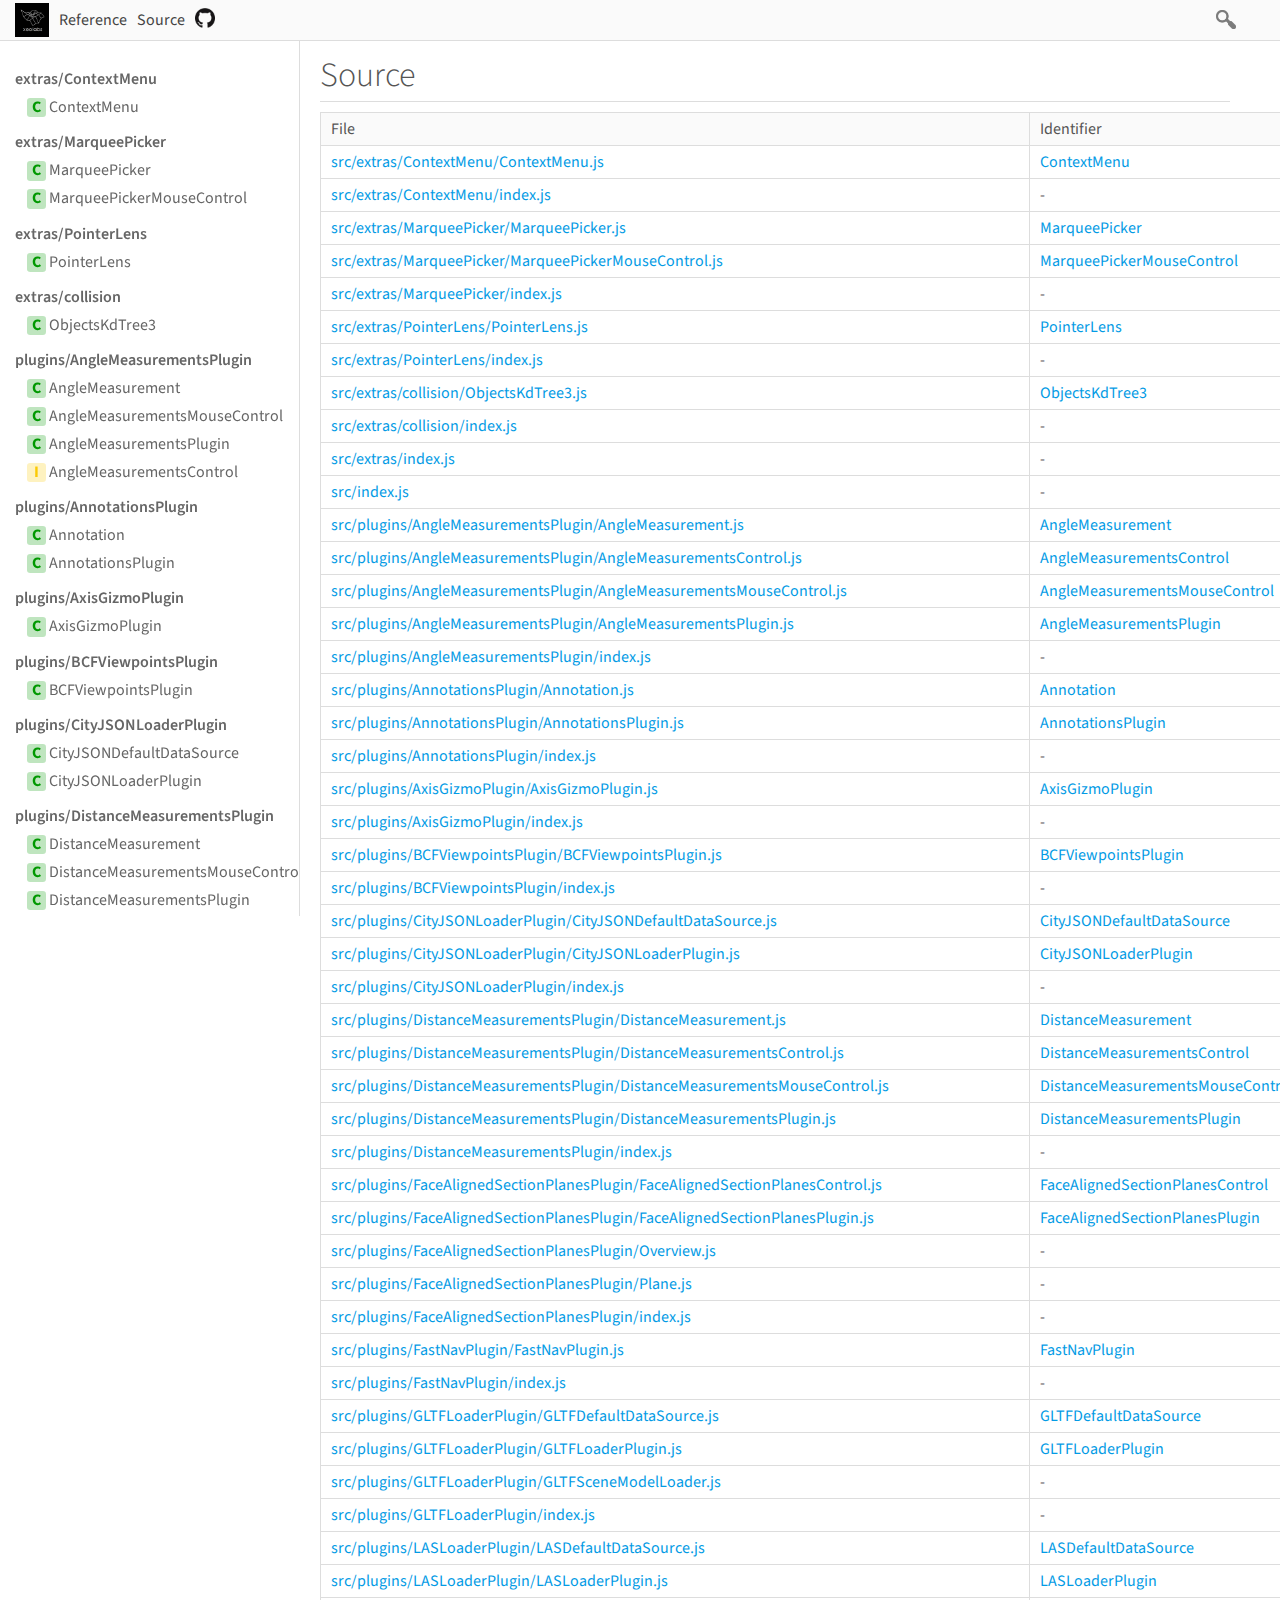
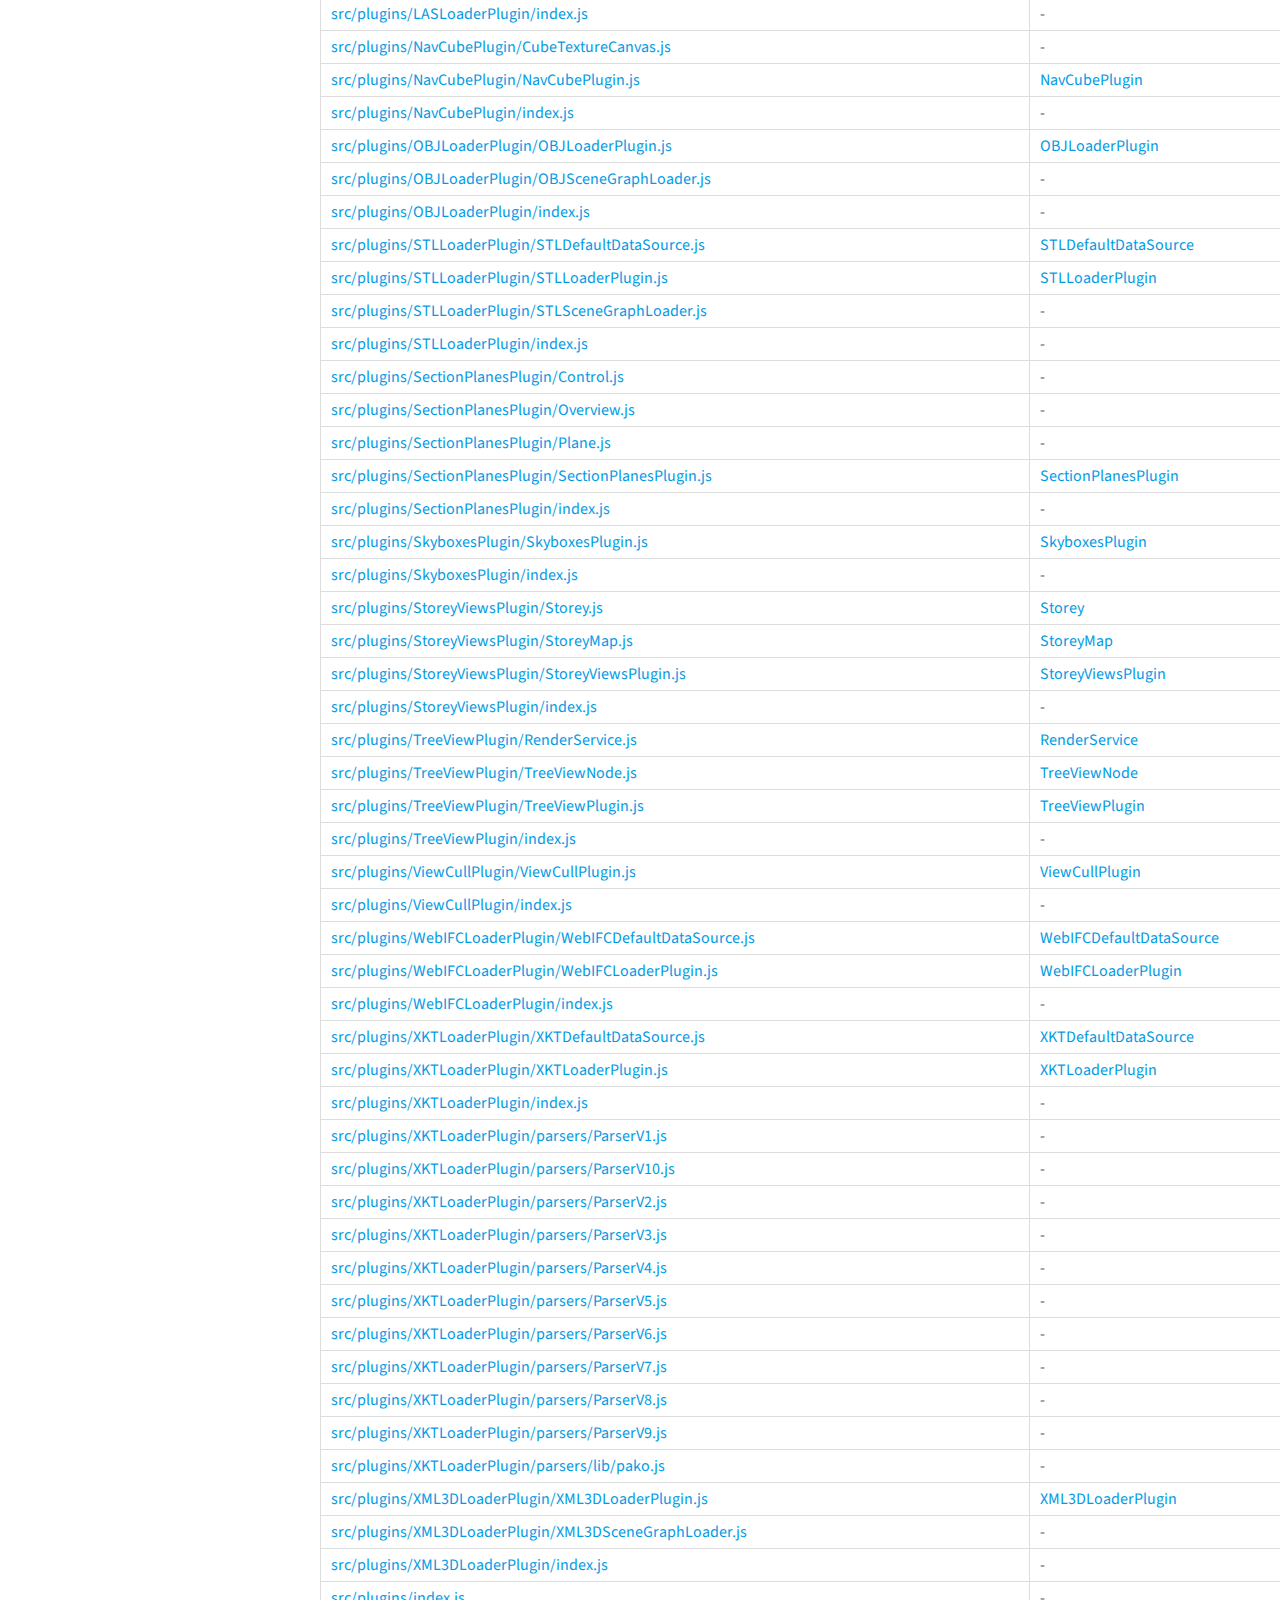
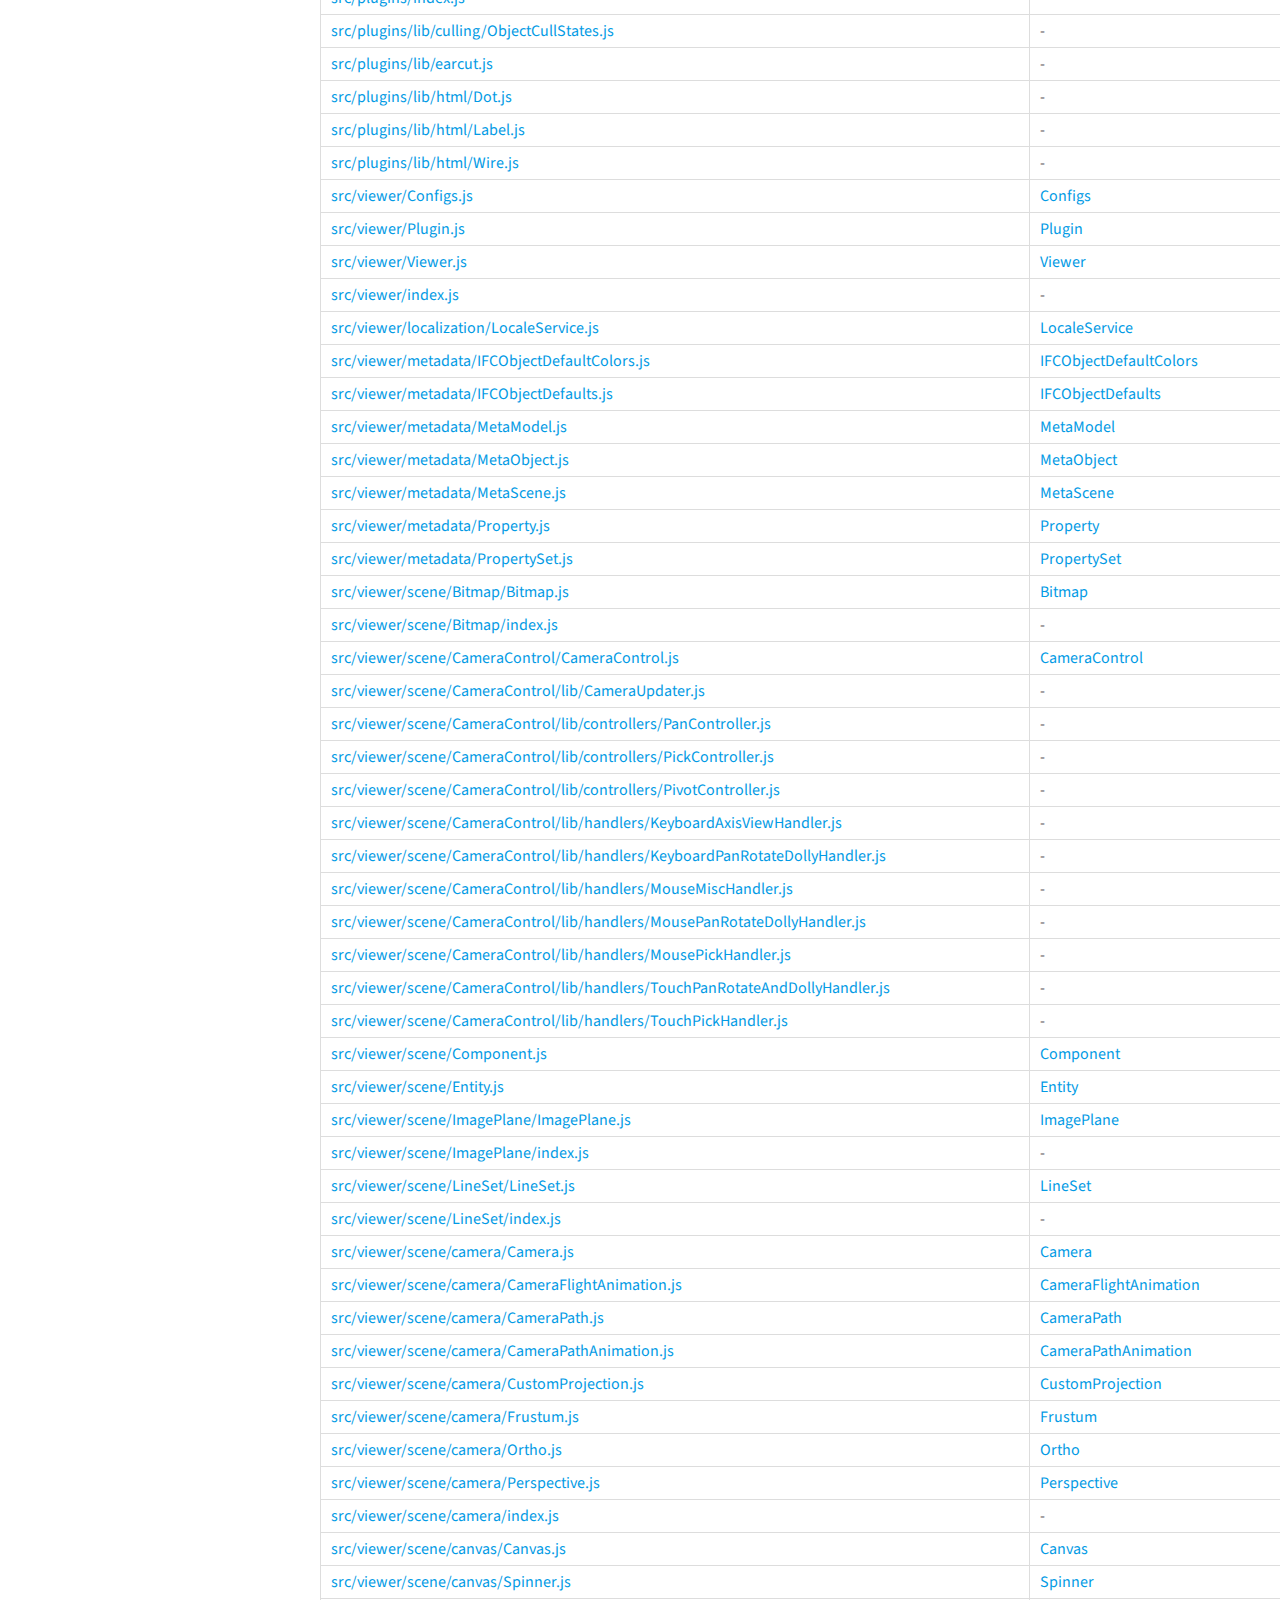
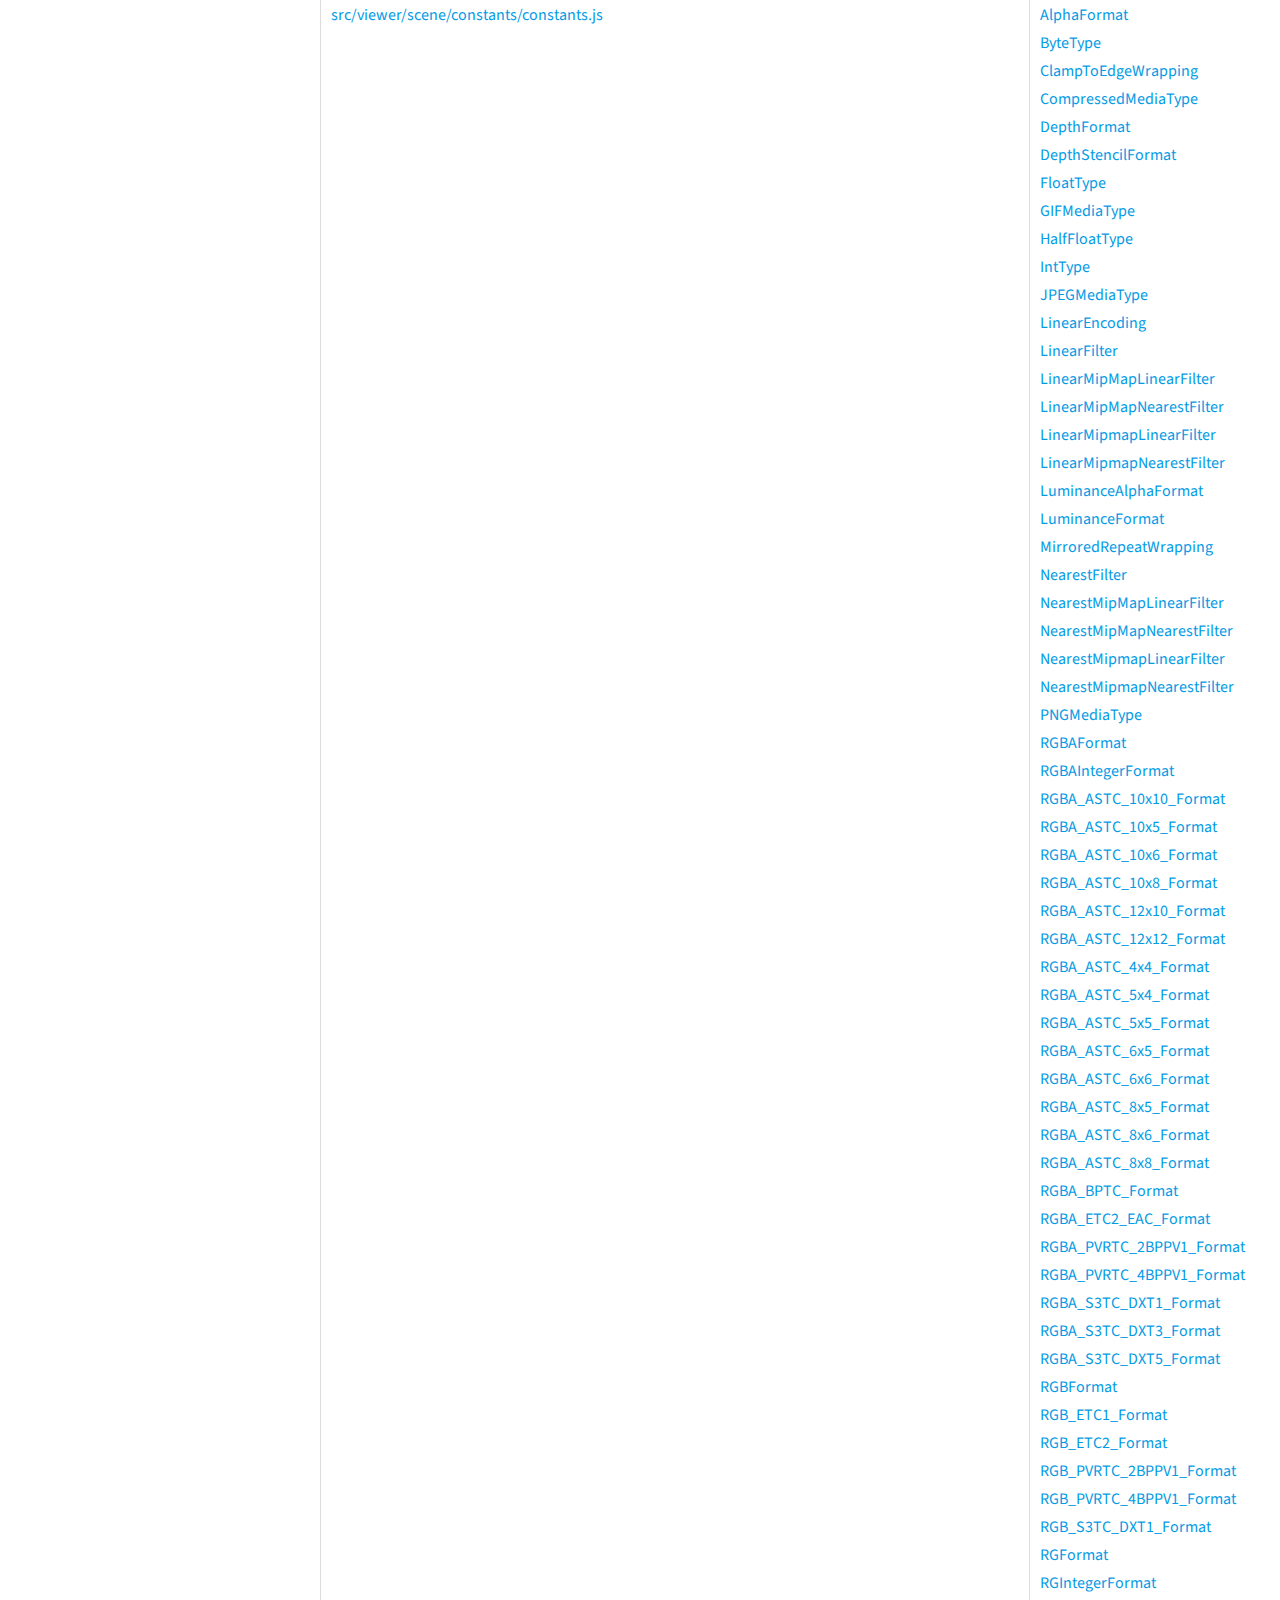
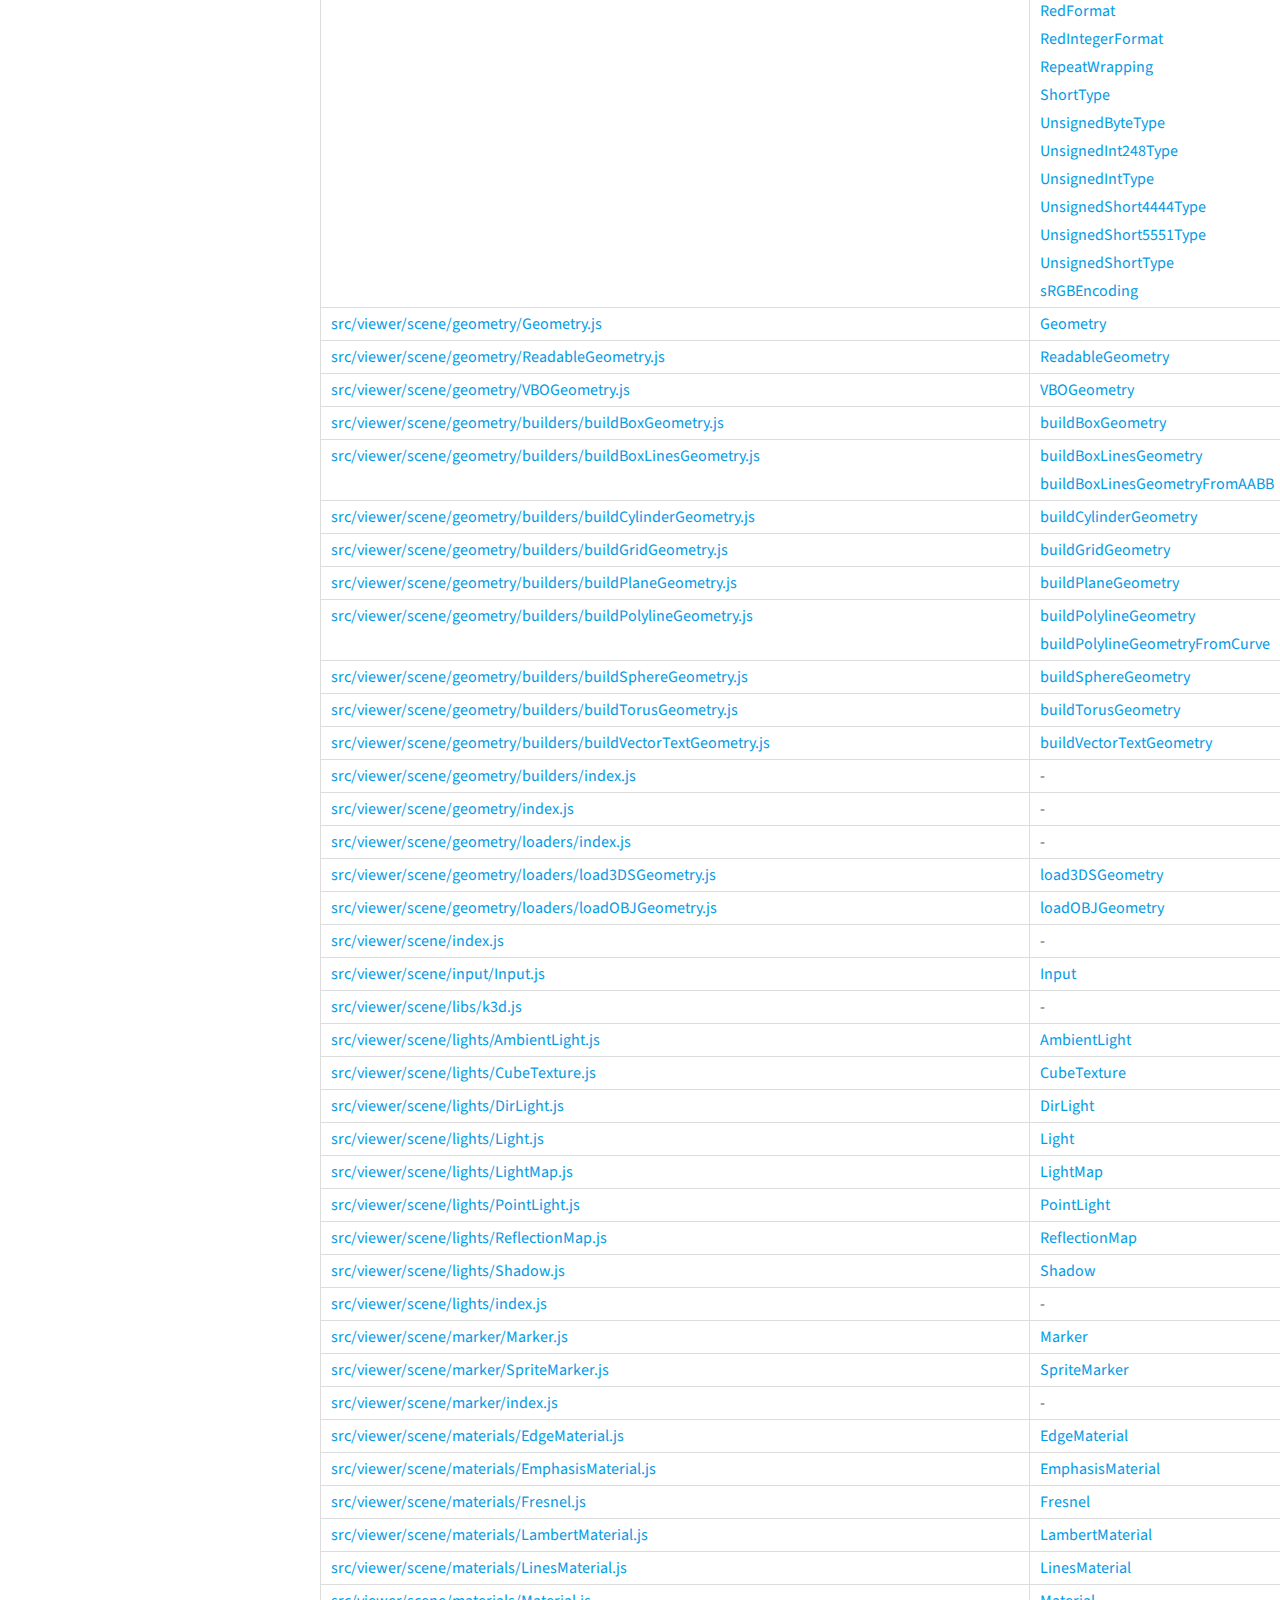
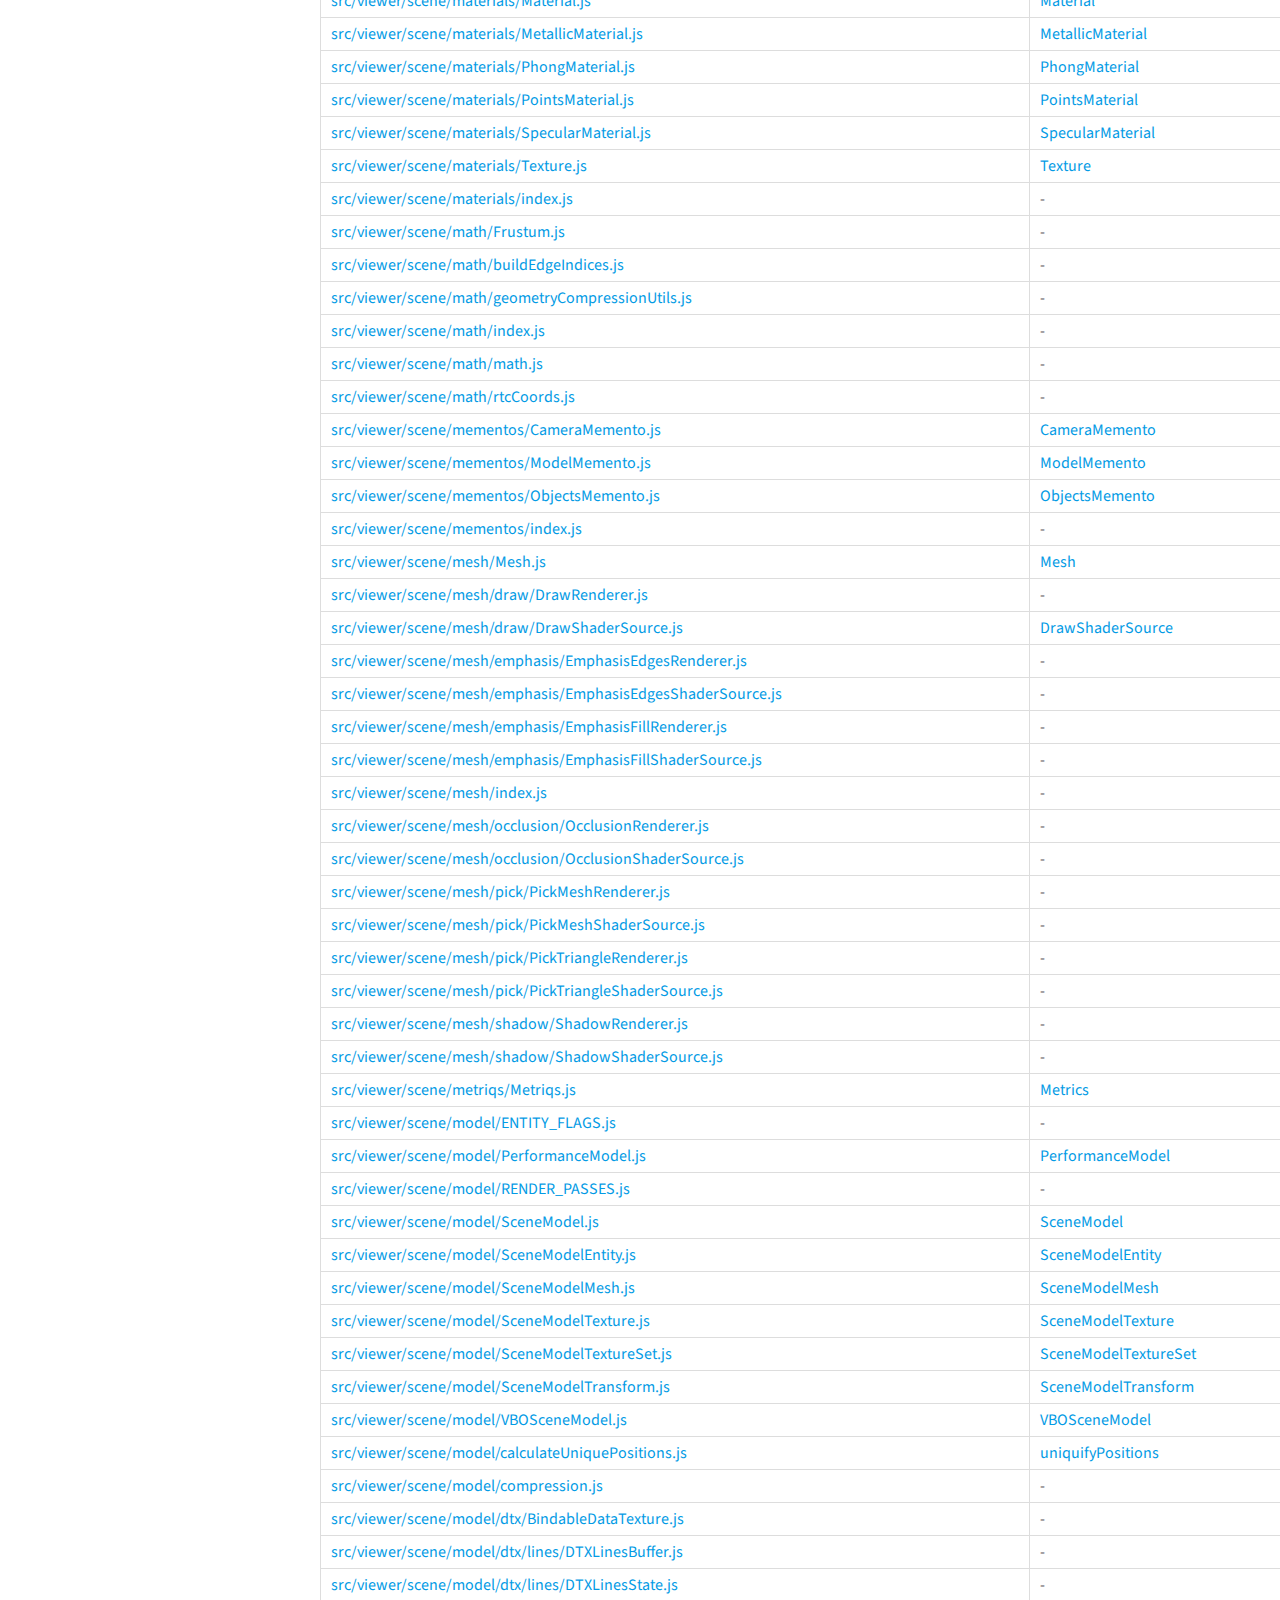
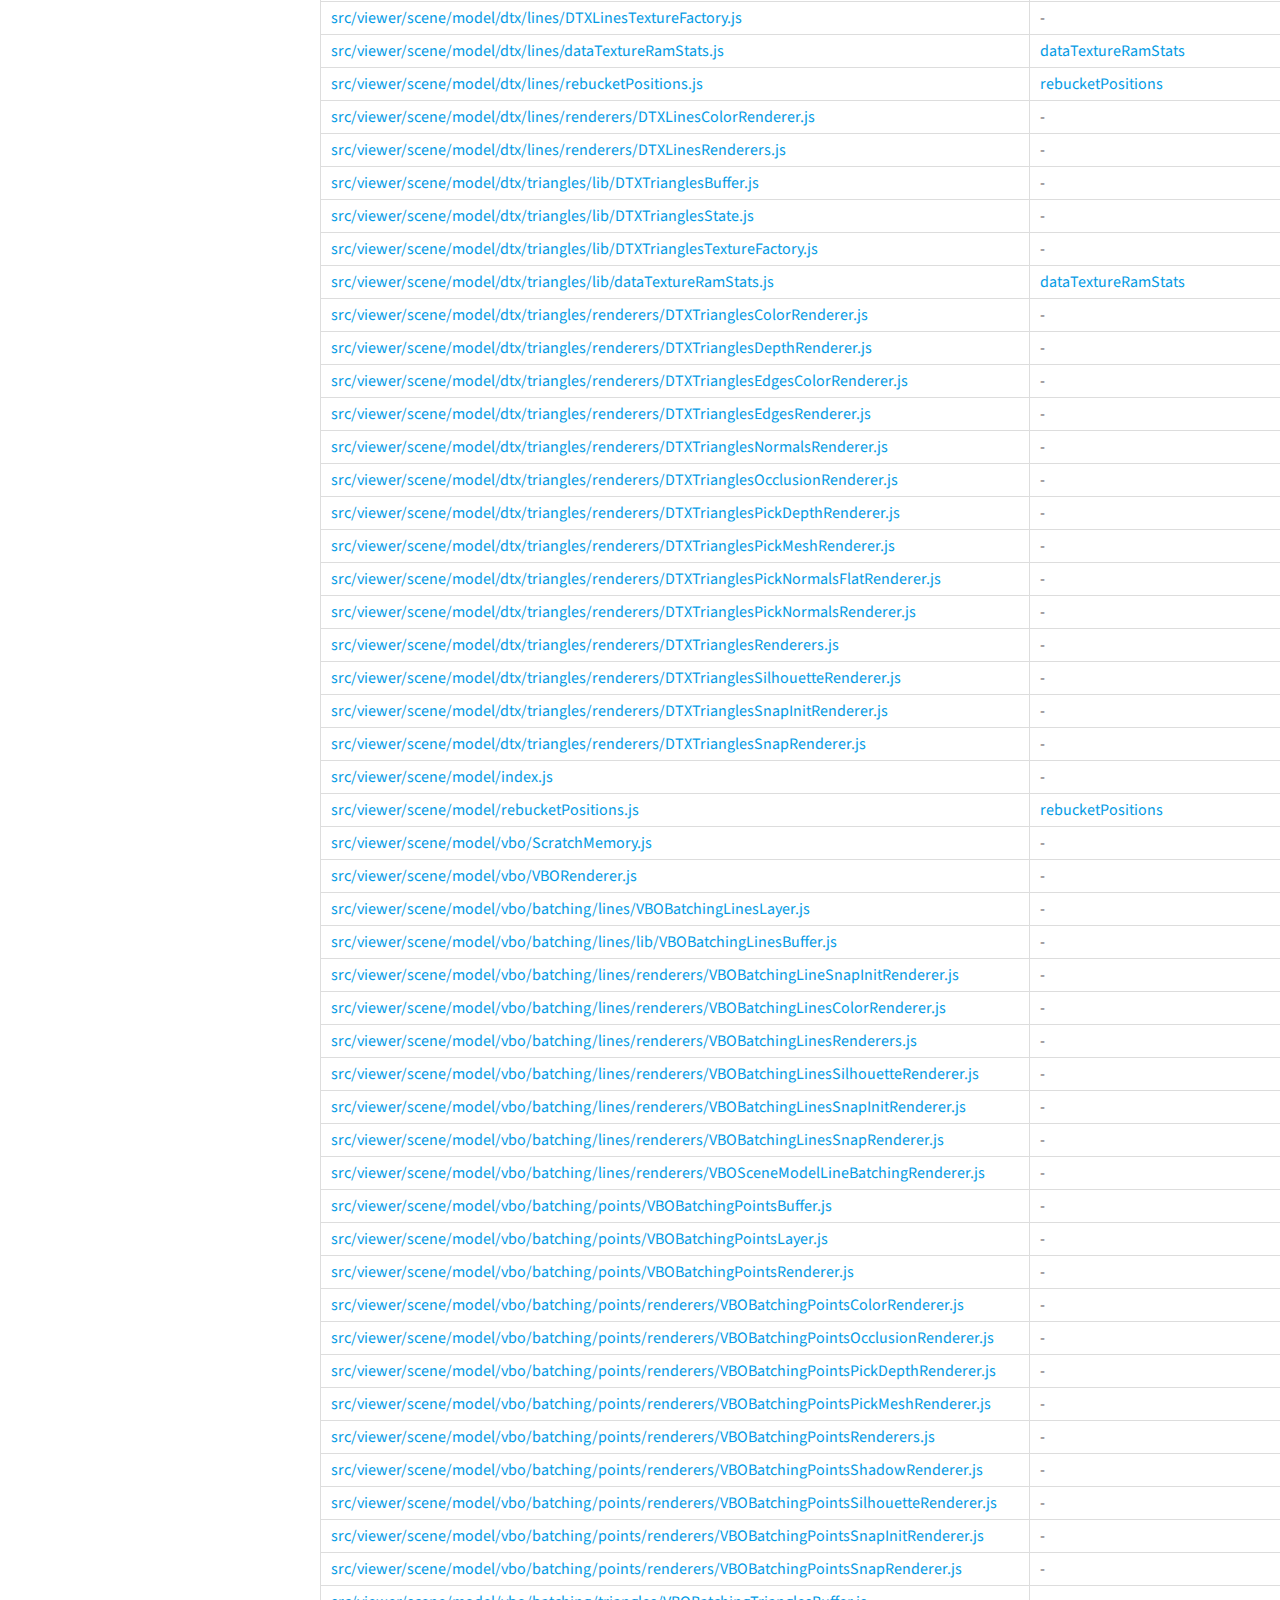
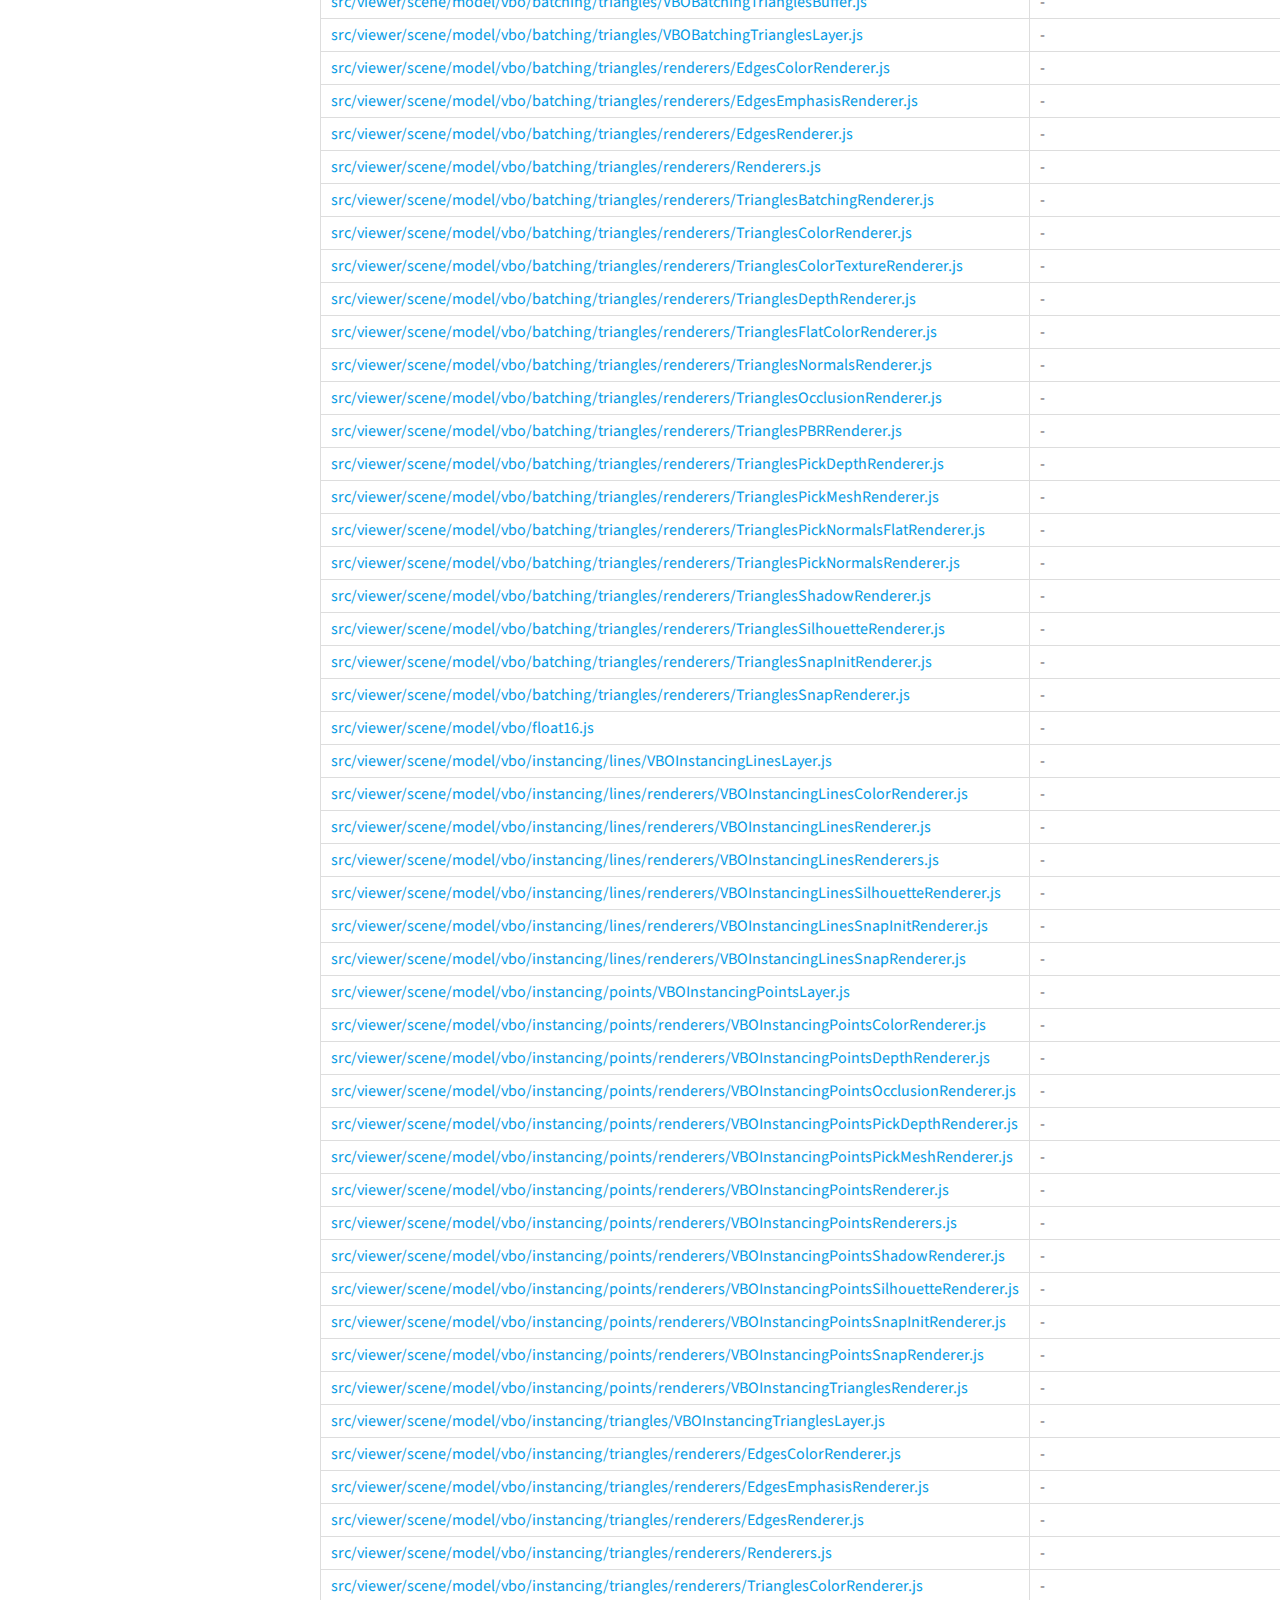
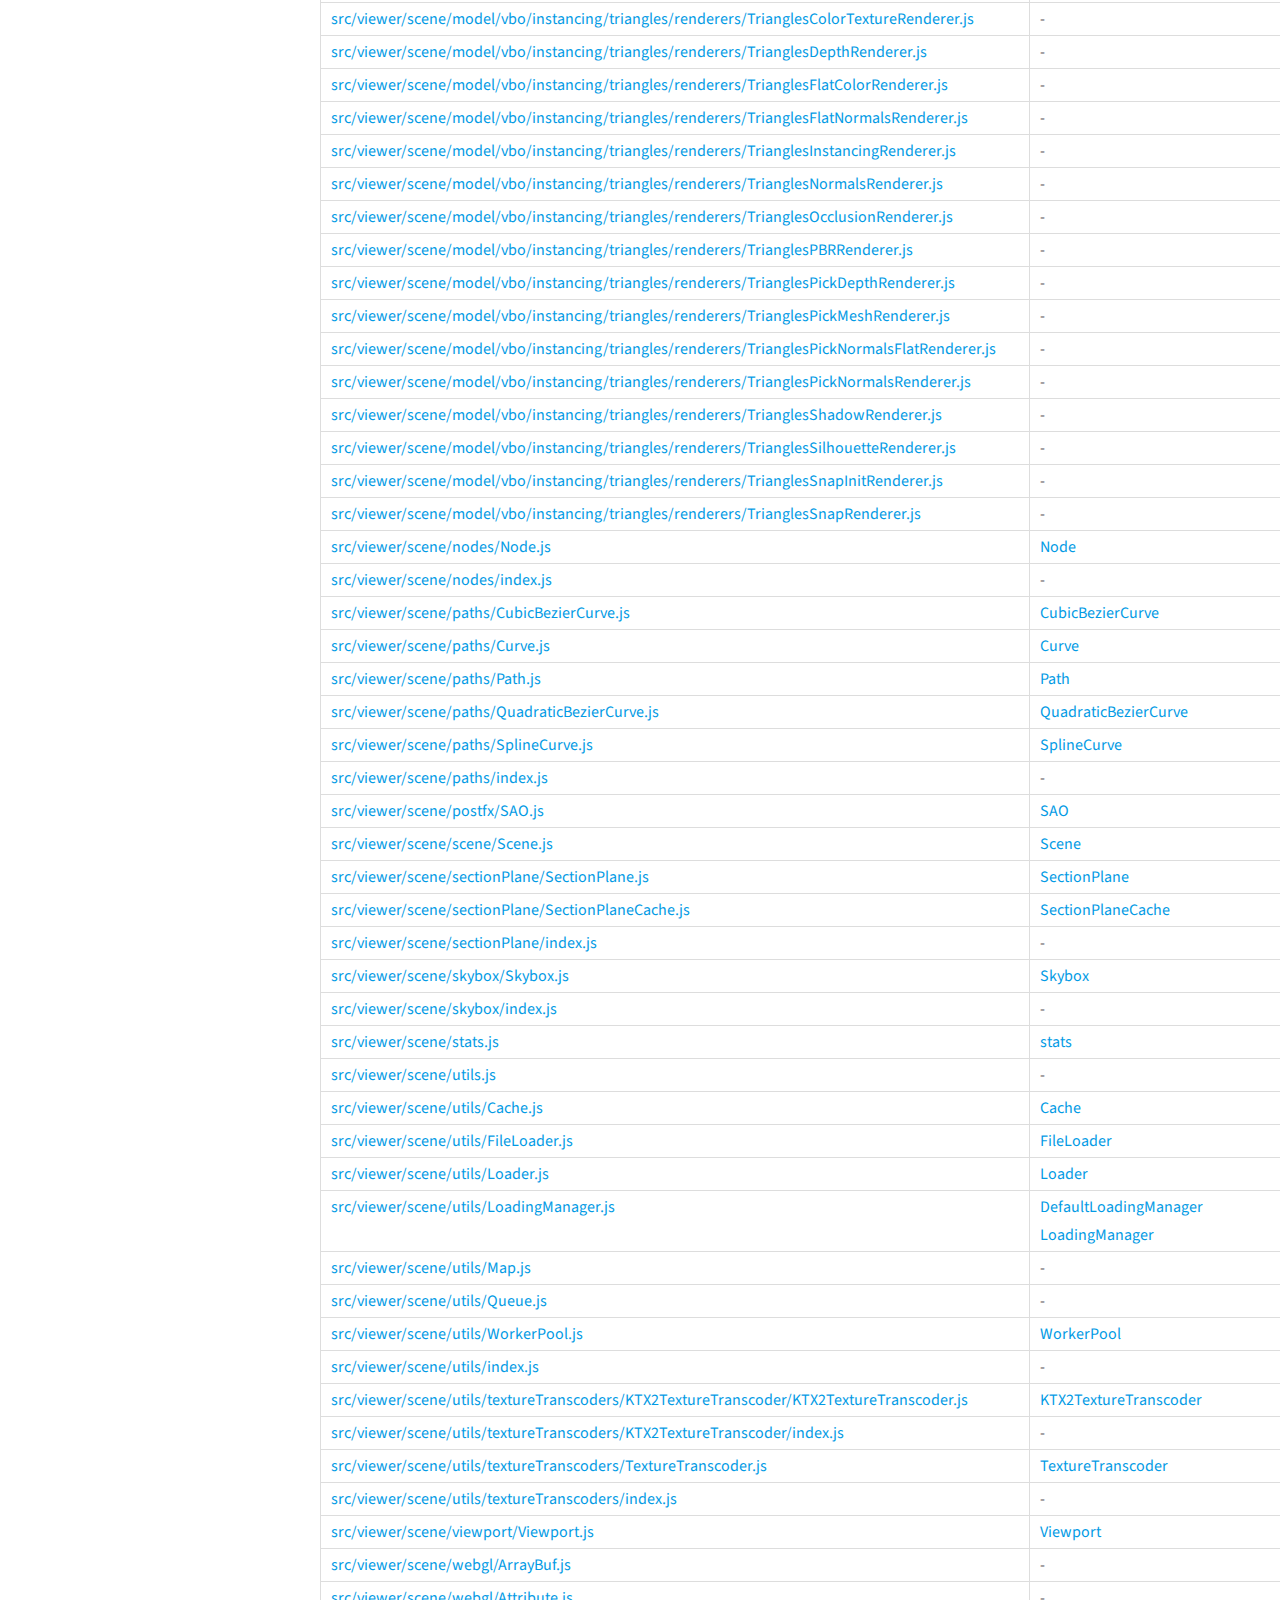
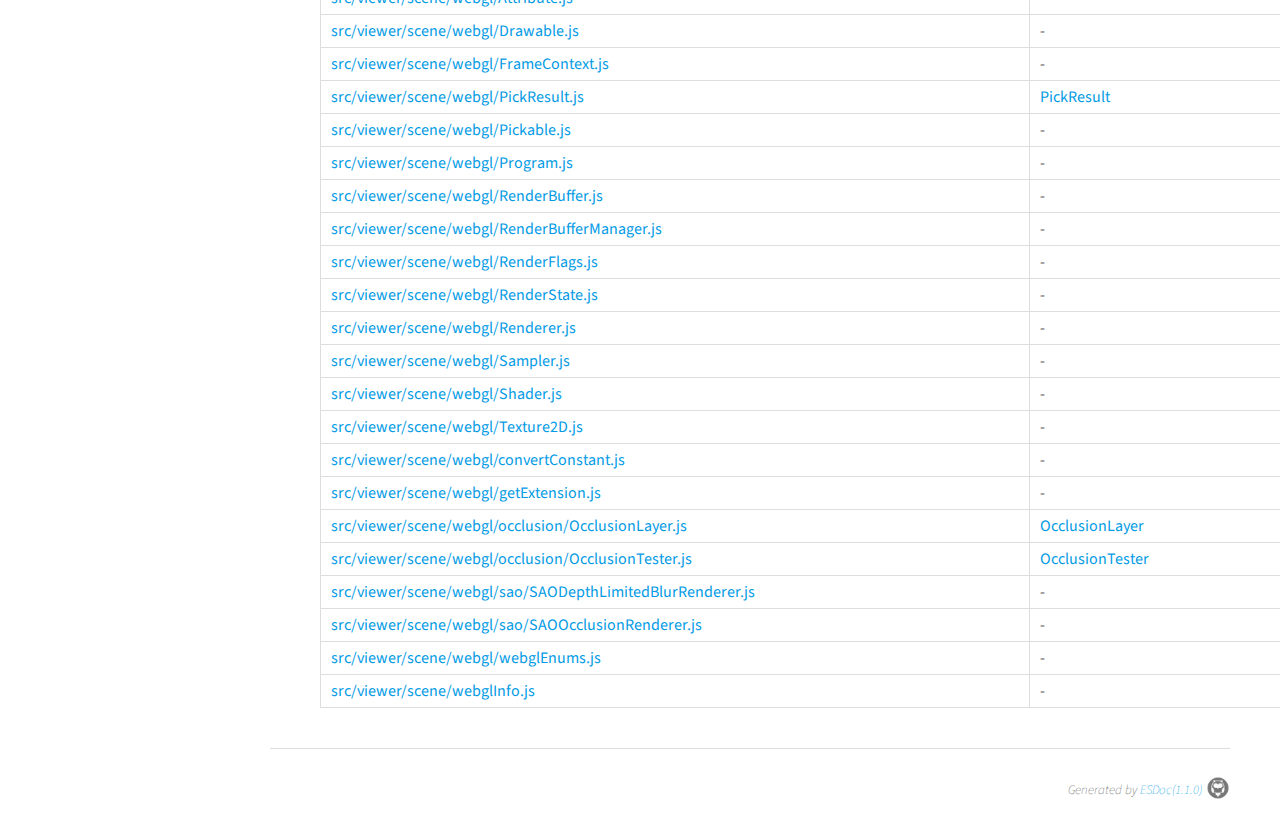
<file: xeokit/docs/source.html>
<!DOCTYPE html>
<html>
<head>
  <meta charset="utf-8">
  <base data-ice="baseUrl" href>
  <title data-ice="title">Source | xeokit-sdk</title>
  <link type="text/css" rel="stylesheet" href="css/style.css">
  <link type="text/css" rel="stylesheet" href="css/prettify-tomorrow.css">
  <script src="script/prettify/prettify.js"></script>
  <script src="script/manual.js"></script>
<meta name="description" content="3D engineering graphics in the browser"><meta property="og:type" content="website"><meta property="og:url" content="http://xeokit.io"><meta property="og:site_name" content="xeokit-sdk"><meta property="og:title" content="xeokit-sdk"><meta property="og:image" content="./images/logo.jpg"><meta property="og:description" content="3D engineering graphics in the browser"><meta property="og:author" content="http://xeolabs.com"><meta property="twitter:card" content="summary"><meta property="twitter:title" content="xeokit-sdk"><meta property="twitter:description" content="3D engineering graphics in the browser"><meta property="twitter:image" content="./images/logo.jpg"></head>
<body class="layout-container" data-ice="rootContainer">

<header>
  <a href="./" style="display: flex; align-items: center;"><img src="./image/brand_logo.jpg" style="width:34px;"></a>
  
  <a href="identifiers.html">Reference</a>
  <a href="source.html">Source</a>
  
  <div class="search-box">
  <span>
    <img src="./image/search.png">
    <span class="search-input-edge"></span><input class="search-input"><span class="search-input-edge"></span>
  </span>
    <ul class="search-result"></ul>
  </div>
<a style="position:relative; top:3px;" href="https://github.com/xeokit/xeokit-sdk"><img width="20px" src="./image/github.png"></a></header>

<nav class="navigation" data-ice="nav"><div>
  <ul>
    
  <li data-ice="doc"><a data-ice="dirPath" class="nav-dir-path" href="identifiers.html#extras-contextmenu">extras/ContextMenu</a><span data-ice="kind" class="kind-class">C</span><span data-ice="name"><span><a href="class/src/extras/ContextMenu/ContextMenu.js~ContextMenu.html">ContextMenu</a></span></span></li>
<li data-ice="doc"><a data-ice="dirPath" class="nav-dir-path" href="identifiers.html#extras-marqueepicker">extras/MarqueePicker</a><span data-ice="kind" class="kind-class">C</span><span data-ice="name"><span><a href="class/src/extras/MarqueePicker/MarqueePicker.js~MarqueePicker.html">MarqueePicker</a></span></span></li>
<li data-ice="doc"><span data-ice="kind" class="kind-class">C</span><span data-ice="name"><span><a href="class/src/extras/MarqueePicker/MarqueePickerMouseControl.js~MarqueePickerMouseControl.html">MarqueePickerMouseControl</a></span></span></li>
<li data-ice="doc"><a data-ice="dirPath" class="nav-dir-path" href="identifiers.html#extras-pointerlens">extras/PointerLens</a><span data-ice="kind" class="kind-class">C</span><span data-ice="name"><span><a href="class/src/extras/PointerLens/PointerLens.js~PointerLens.html">PointerLens</a></span></span></li>
<li data-ice="doc"><a data-ice="dirPath" class="nav-dir-path" href="identifiers.html#extras-collision">extras/collision</a><span data-ice="kind" class="kind-class">C</span><span data-ice="name"><span><a href="class/src/extras/collision/ObjectsKdTree3.js~ObjectsKdTree3.html">ObjectsKdTree3</a></span></span></li>
<li data-ice="doc"><a data-ice="dirPath" class="nav-dir-path" href="identifiers.html#plugins-anglemeasurementsplugin">plugins/AngleMeasurementsPlugin</a><span data-ice="kind" class="kind-class">C</span><span data-ice="name"><span><a href="class/src/plugins/AngleMeasurementsPlugin/AngleMeasurement.js~AngleMeasurement.html">AngleMeasurement</a></span></span></li>
<li data-ice="doc"><span data-ice="kind" class="kind-class">C</span><span data-ice="name"><span><a href="class/src/plugins/AngleMeasurementsPlugin/AngleMeasurementsMouseControl.js~AngleMeasurementsMouseControl.html">AngleMeasurementsMouseControl</a></span></span></li>
<li data-ice="doc"><span data-ice="kind" class="kind-class">C</span><span data-ice="name"><span><a href="class/src/plugins/AngleMeasurementsPlugin/AngleMeasurementsPlugin.js~AngleMeasurementsPlugin.html">AngleMeasurementsPlugin</a></span></span></li>
<li data-ice="doc"><span data-ice="kind" class="kind-interface">I</span><span data-ice="name"><span><a href="class/src/plugins/AngleMeasurementsPlugin/AngleMeasurementsControl.js~AngleMeasurementsControl.html">AngleMeasurementsControl</a></span></span></li>
<li data-ice="doc"><a data-ice="dirPath" class="nav-dir-path" href="identifiers.html#plugins-annotationsplugin">plugins/AnnotationsPlugin</a><span data-ice="kind" class="kind-class">C</span><span data-ice="name"><span><a href="class/src/plugins/AnnotationsPlugin/Annotation.js~Annotation.html">Annotation</a></span></span></li>
<li data-ice="doc"><span data-ice="kind" class="kind-class">C</span><span data-ice="name"><span><a href="class/src/plugins/AnnotationsPlugin/AnnotationsPlugin.js~AnnotationsPlugin.html">AnnotationsPlugin</a></span></span></li>
<li data-ice="doc"><a data-ice="dirPath" class="nav-dir-path" href="identifiers.html#plugins-axisgizmoplugin">plugins/AxisGizmoPlugin</a><span data-ice="kind" class="kind-class">C</span><span data-ice="name"><span><a href="class/src/plugins/AxisGizmoPlugin/AxisGizmoPlugin.js~AxisGizmoPlugin.html">AxisGizmoPlugin</a></span></span></li>
<li data-ice="doc"><a data-ice="dirPath" class="nav-dir-path" href="identifiers.html#plugins-bcfviewpointsplugin">plugins/BCFViewpointsPlugin</a><span data-ice="kind" class="kind-class">C</span><span data-ice="name"><span><a href="class/src/plugins/BCFViewpointsPlugin/BCFViewpointsPlugin.js~BCFViewpointsPlugin.html">BCFViewpointsPlugin</a></span></span></li>
<li data-ice="doc"><a data-ice="dirPath" class="nav-dir-path" href="identifiers.html#plugins-cityjsonloaderplugin">plugins/CityJSONLoaderPlugin</a><span data-ice="kind" class="kind-class">C</span><span data-ice="name"><span><a href="class/src/plugins/CityJSONLoaderPlugin/CityJSONDefaultDataSource.js~CityJSONDefaultDataSource.html">CityJSONDefaultDataSource</a></span></span></li>
<li data-ice="doc"><span data-ice="kind" class="kind-class">C</span><span data-ice="name"><span><a href="class/src/plugins/CityJSONLoaderPlugin/CityJSONLoaderPlugin.js~CityJSONLoaderPlugin.html">CityJSONLoaderPlugin</a></span></span></li>
<li data-ice="doc"><a data-ice="dirPath" class="nav-dir-path" href="identifiers.html#plugins-distancemeasurementsplugin">plugins/DistanceMeasurementsPlugin</a><span data-ice="kind" class="kind-class">C</span><span data-ice="name"><span><a href="class/src/plugins/DistanceMeasurementsPlugin/DistanceMeasurement.js~DistanceMeasurement.html">DistanceMeasurement</a></span></span></li>
<li data-ice="doc"><span data-ice="kind" class="kind-class">C</span><span data-ice="name"><span><a href="class/src/plugins/DistanceMeasurementsPlugin/DistanceMeasurementsMouseControl.js~DistanceMeasurementsMouseControl.html">DistanceMeasurementsMouseControl</a></span></span></li>
<li data-ice="doc"><span data-ice="kind" class="kind-class">C</span><span data-ice="name"><span><a href="class/src/plugins/DistanceMeasurementsPlugin/DistanceMeasurementsPlugin.js~DistanceMeasurementsPlugin.html">DistanceMeasurementsPlugin</a></span></span></li>
<li data-ice="doc"><span data-ice="kind" class="kind-interface">I</span><span data-ice="name"><span><a href="class/src/plugins/DistanceMeasurementsPlugin/DistanceMeasurementsControl.js~DistanceMeasurementsControl.html">DistanceMeasurementsControl</a></span></span></li>
<li data-ice="doc"><a data-ice="dirPath" class="nav-dir-path" href="identifiers.html#plugins-facealignedsectionplanesplugin">plugins/FaceAlignedSectionPlanesPlugin</a><span data-ice="kind" class="kind-class">C</span><span data-ice="name"><span><a href="class/src/plugins/FaceAlignedSectionPlanesPlugin/FaceAlignedSectionPlanesControl.js~FaceAlignedSectionPlanesControl.html">FaceAlignedSectionPlanesControl</a></span></span></li>
<li data-ice="doc"><span data-ice="kind" class="kind-class">C</span><span data-ice="name"><span><a href="class/src/plugins/FaceAlignedSectionPlanesPlugin/FaceAlignedSectionPlanesPlugin.js~FaceAlignedSectionPlanesPlugin.html">FaceAlignedSectionPlanesPlugin</a></span></span></li>
<li data-ice="doc"><a data-ice="dirPath" class="nav-dir-path" href="identifiers.html#plugins-fastnavplugin">plugins/FastNavPlugin</a><span data-ice="kind" class="kind-class">C</span><span data-ice="name"><span><a href="class/src/plugins/FastNavPlugin/FastNavPlugin.js~FastNavPlugin.html">FastNavPlugin</a></span></span></li>
<li data-ice="doc"><a data-ice="dirPath" class="nav-dir-path" href="identifiers.html#plugins-gltfloaderplugin">plugins/GLTFLoaderPlugin</a><span data-ice="kind" class="kind-class">C</span><span data-ice="name"><span><a href="class/src/plugins/GLTFLoaderPlugin/GLTFDefaultDataSource.js~GLTFDefaultDataSource.html">GLTFDefaultDataSource</a></span></span></li>
<li data-ice="doc"><span data-ice="kind" class="kind-class">C</span><span data-ice="name"><span><a href="class/src/plugins/GLTFLoaderPlugin/GLTFLoaderPlugin.js~GLTFLoaderPlugin.html">GLTFLoaderPlugin</a></span></span></li>
<li data-ice="doc"><a data-ice="dirPath" class="nav-dir-path" href="identifiers.html#plugins-lasloaderplugin">plugins/LASLoaderPlugin</a><span data-ice="kind" class="kind-class">C</span><span data-ice="name"><span><a href="class/src/plugins/LASLoaderPlugin/LASDefaultDataSource.js~LASDefaultDataSource.html">LASDefaultDataSource</a></span></span></li>
<li data-ice="doc"><span data-ice="kind" class="kind-class">C</span><span data-ice="name"><span><a href="class/src/plugins/LASLoaderPlugin/LASLoaderPlugin.js~LASLoaderPlugin.html">LASLoaderPlugin</a></span></span></li>
<li data-ice="doc"><a data-ice="dirPath" class="nav-dir-path" href="identifiers.html#plugins-navcubeplugin">plugins/NavCubePlugin</a><span data-ice="kind" class="kind-class">C</span><span data-ice="name"><span><a href="class/src/plugins/NavCubePlugin/NavCubePlugin.js~NavCubePlugin.html">NavCubePlugin</a></span></span></li>
<li data-ice="doc"><a data-ice="dirPath" class="nav-dir-path" href="identifiers.html#plugins-objloaderplugin">plugins/OBJLoaderPlugin</a><span data-ice="kind" class="kind-class">C</span><span data-ice="name"><span><a href="class/src/plugins/OBJLoaderPlugin/OBJLoaderPlugin.js~OBJLoaderPlugin.html">OBJLoaderPlugin</a></span></span></li>
<li data-ice="doc"><a data-ice="dirPath" class="nav-dir-path" href="identifiers.html#plugins-stlloaderplugin">plugins/STLLoaderPlugin</a><span data-ice="kind" class="kind-class">C</span><span data-ice="name"><span><a href="class/src/plugins/STLLoaderPlugin/STLDefaultDataSource.js~STLDefaultDataSource.html">STLDefaultDataSource</a></span></span></li>
<li data-ice="doc"><span data-ice="kind" class="kind-class">C</span><span data-ice="name"><span><a href="class/src/plugins/STLLoaderPlugin/STLLoaderPlugin.js~STLLoaderPlugin.html">STLLoaderPlugin</a></span></span></li>
<li data-ice="doc"><a data-ice="dirPath" class="nav-dir-path" href="identifiers.html#plugins-sectionplanesplugin">plugins/SectionPlanesPlugin</a><span data-ice="kind" class="kind-class">C</span><span data-ice="name"><span><a href="class/src/plugins/SectionPlanesPlugin/SectionPlanesPlugin.js~SectionPlanesPlugin.html">SectionPlanesPlugin</a></span></span></li>
<li data-ice="doc"><a data-ice="dirPath" class="nav-dir-path" href="identifiers.html#plugins-skyboxesplugin">plugins/SkyboxesPlugin</a><span data-ice="kind" class="kind-class">C</span><span data-ice="name"><span><a href="class/src/plugins/SkyboxesPlugin/SkyboxesPlugin.js~SkyboxesPlugin.html">SkyboxesPlugin</a></span></span></li>
<li data-ice="doc"><a data-ice="dirPath" class="nav-dir-path" href="identifiers.html#plugins-storeyviewsplugin">plugins/StoreyViewsPlugin</a><span data-ice="kind" class="kind-class">C</span><span data-ice="name"><span><a href="class/src/plugins/StoreyViewsPlugin/Storey.js~Storey.html">Storey</a></span></span></li>
<li data-ice="doc"><span data-ice="kind" class="kind-class">C</span><span data-ice="name"><span><a href="class/src/plugins/StoreyViewsPlugin/StoreyMap.js~StoreyMap.html">StoreyMap</a></span></span></li>
<li data-ice="doc"><span data-ice="kind" class="kind-class">C</span><span data-ice="name"><span><a href="class/src/plugins/StoreyViewsPlugin/StoreyViewsPlugin.js~StoreyViewsPlugin.html">StoreyViewsPlugin</a></span></span></li>
<li data-ice="doc"><a data-ice="dirPath" class="nav-dir-path" href="identifiers.html#plugins-treeviewplugin">plugins/TreeViewPlugin</a><span data-ice="kind" class="kind-class">C</span><span data-ice="name"><span><a href="class/src/plugins/TreeViewPlugin/RenderService.js~RenderService.html">RenderService</a></span></span></li>
<li data-ice="doc"><span data-ice="kind" class="kind-class">C</span><span data-ice="name"><span><a href="class/src/plugins/TreeViewPlugin/TreeViewPlugin.js~TreeViewPlugin.html">TreeViewPlugin</a></span></span></li>
<li data-ice="doc"><span data-ice="kind" class="kind-interface">I</span><span data-ice="name"><span><a href="class/src/plugins/TreeViewPlugin/TreeViewNode.js~TreeViewNode.html">TreeViewNode</a></span></span></li>
<li data-ice="doc"><a data-ice="dirPath" class="nav-dir-path" href="identifiers.html#plugins-viewcullplugin">plugins/ViewCullPlugin</a><span data-ice="kind" class="kind-class">C</span><span data-ice="name"><span><a href="class/src/plugins/ViewCullPlugin/ViewCullPlugin.js~ViewCullPlugin.html">ViewCullPlugin</a></span></span></li>
<li data-ice="doc"><a data-ice="dirPath" class="nav-dir-path" href="identifiers.html#plugins-webifcloaderplugin">plugins/WebIFCLoaderPlugin</a><span data-ice="kind" class="kind-class">C</span><span data-ice="name"><span><a href="class/src/plugins/WebIFCLoaderPlugin/WebIFCDefaultDataSource.js~WebIFCDefaultDataSource.html">WebIFCDefaultDataSource</a></span></span></li>
<li data-ice="doc"><span data-ice="kind" class="kind-class">C</span><span data-ice="name"><span><a href="class/src/plugins/WebIFCLoaderPlugin/WebIFCLoaderPlugin.js~WebIFCLoaderPlugin.html">WebIFCLoaderPlugin</a></span></span></li>
<li data-ice="doc"><a data-ice="dirPath" class="nav-dir-path" href="identifiers.html#plugins-xktloaderplugin">plugins/XKTLoaderPlugin</a><span data-ice="kind" class="kind-class">C</span><span data-ice="name"><span><a href="class/src/plugins/XKTLoaderPlugin/XKTDefaultDataSource.js~XKTDefaultDataSource.html">XKTDefaultDataSource</a></span></span></li>
<li data-ice="doc"><span data-ice="kind" class="kind-class">C</span><span data-ice="name"><span><a href="class/src/plugins/XKTLoaderPlugin/XKTLoaderPlugin.js~XKTLoaderPlugin.html">XKTLoaderPlugin</a></span></span></li>
<li data-ice="doc"><a data-ice="dirPath" class="nav-dir-path" href="identifiers.html#plugins-xml3dloaderplugin">plugins/XML3DLoaderPlugin</a><span data-ice="kind" class="kind-class">C</span><span data-ice="name"><span><a href="class/src/plugins/XML3DLoaderPlugin/XML3DLoaderPlugin.js~XML3DLoaderPlugin.html">XML3DLoaderPlugin</a></span></span></li>
<li data-ice="doc"><a data-ice="dirPath" class="nav-dir-path" href="identifiers.html#viewer">viewer</a><span data-ice="kind" class="kind-class">C</span><span data-ice="name"><span><a href="class/src/viewer/Configs.js~Configs.html">Configs</a></span></span></li>
<li data-ice="doc"><span data-ice="kind" class="kind-class">C</span><span data-ice="name"><span><a href="class/src/viewer/Plugin.js~Plugin.html">Plugin</a></span></span></li>
<li data-ice="doc"><span data-ice="kind" class="kind-class">C</span><span data-ice="name"><span><a href="class/src/viewer/Viewer.js~Viewer.html">Viewer</a></span></span></li>
<li data-ice="doc"><a data-ice="dirPath" class="nav-dir-path" href="identifiers.html#viewer-localization">viewer/localization</a><span data-ice="kind" class="kind-class">C</span><span data-ice="name"><span><a href="class/src/viewer/localization/LocaleService.js~LocaleService.html">LocaleService</a></span></span></li>
<li data-ice="doc"><a data-ice="dirPath" class="nav-dir-path" href="identifiers.html#viewer-metadata">viewer/metadata</a><span data-ice="kind" class="kind-class">C</span><span data-ice="name"><span><a href="class/src/viewer/metadata/MetaModel.js~MetaModel.html">MetaModel</a></span></span></li>
<li data-ice="doc"><span data-ice="kind" class="kind-class">C</span><span data-ice="name"><span><a href="class/src/viewer/metadata/MetaObject.js~MetaObject.html">MetaObject</a></span></span></li>
<li data-ice="doc"><span data-ice="kind" class="kind-class">C</span><span data-ice="name"><span><a href="class/src/viewer/metadata/MetaScene.js~MetaScene.html">MetaScene</a></span></span></li>
<li data-ice="doc"><span data-ice="kind" class="kind-class">C</span><span data-ice="name"><span><a href="class/src/viewer/metadata/Property.js~Property.html">Property</a></span></span></li>
<li data-ice="doc"><span data-ice="kind" class="kind-class">C</span><span data-ice="name"><span><a href="class/src/viewer/metadata/PropertySet.js~PropertySet.html">PropertySet</a></span></span></li>
<li data-ice="doc"><span data-ice="kind" class="kind-variable">V</span><span data-ice="name"><span><a href="variable/index.html#static-variable-IFCObjectDefaultColors">IFCObjectDefaultColors</a></span></span></li>
<li data-ice="doc"><span data-ice="kind" class="kind-variable">V</span><span data-ice="name"><span><a href="variable/index.html#static-variable-IFCObjectDefaults">IFCObjectDefaults</a></span></span></li>
<li data-ice="doc"><a data-ice="dirPath" class="nav-dir-path" href="identifiers.html#viewer-scene">viewer/scene</a><span data-ice="kind" class="kind-class">C</span><span data-ice="name"><span><a href="class/src/viewer/scene/Component.js~Component.html">Component</a></span></span></li>
<li data-ice="doc"><span data-ice="kind" class="kind-interface">I</span><span data-ice="name"><span><a href="class/src/viewer/scene/Entity.js~Entity.html">Entity</a></span></span></li>
<li data-ice="doc"><span data-ice="kind" class="kind-variable">V</span><span data-ice="name"><span><a href="variable/index.html#static-variable-stats">stats</a></span></span></li>
<li data-ice="doc"><a data-ice="dirPath" class="nav-dir-path" href="identifiers.html#viewer-scene-bitmap">viewer/scene/Bitmap</a><span data-ice="kind" class="kind-class">C</span><span data-ice="name"><span><a href="class/src/viewer/scene/Bitmap/Bitmap.js~Bitmap.html">Bitmap</a></span></span></li>
<li data-ice="doc"><a data-ice="dirPath" class="nav-dir-path" href="identifiers.html#viewer-scene-cameracontrol">viewer/scene/CameraControl</a><span data-ice="kind" class="kind-class">C</span><span data-ice="name"><span><a href="class/src/viewer/scene/CameraControl/CameraControl.js~CameraControl.html">CameraControl</a></span></span></li>
<li data-ice="doc"><a data-ice="dirPath" class="nav-dir-path" href="identifiers.html#viewer-scene-imageplane">viewer/scene/ImagePlane</a><span data-ice="kind" class="kind-class">C</span><span data-ice="name"><span><a href="class/src/viewer/scene/ImagePlane/ImagePlane.js~ImagePlane.html">ImagePlane</a></span></span></li>
<li data-ice="doc"><a data-ice="dirPath" class="nav-dir-path" href="identifiers.html#viewer-scene-lineset">viewer/scene/LineSet</a><span data-ice="kind" class="kind-class">C</span><span data-ice="name"><span><a href="class/src/viewer/scene/LineSet/LineSet.js~LineSet.html">LineSet</a></span></span></li>
<li data-ice="doc"><a data-ice="dirPath" class="nav-dir-path" href="identifiers.html#viewer-scene-camera">viewer/scene/camera</a><span data-ice="kind" class="kind-class">C</span><span data-ice="name"><span><a href="class/src/viewer/scene/camera/Camera.js~Camera.html">Camera</a></span></span></li>
<li data-ice="doc"><span data-ice="kind" class="kind-class">C</span><span data-ice="name"><span><a href="class/src/viewer/scene/camera/CameraFlightAnimation.js~CameraFlightAnimation.html">CameraFlightAnimation</a></span></span></li>
<li data-ice="doc"><span data-ice="kind" class="kind-class">C</span><span data-ice="name"><span><a href="class/src/viewer/scene/camera/CameraPath.js~CameraPath.html">CameraPath</a></span></span></li>
<li data-ice="doc"><span data-ice="kind" class="kind-class">C</span><span data-ice="name"><span><a href="class/src/viewer/scene/camera/CameraPathAnimation.js~CameraPathAnimation.html">CameraPathAnimation</a></span></span></li>
<li data-ice="doc"><span data-ice="kind" class="kind-class">C</span><span data-ice="name"><span><a href="class/src/viewer/scene/camera/CustomProjection.js~CustomProjection.html">CustomProjection</a></span></span></li>
<li data-ice="doc"><span data-ice="kind" class="kind-class">C</span><span data-ice="name"><span><a href="class/src/viewer/scene/camera/Frustum.js~Frustum.html">Frustum</a></span></span></li>
<li data-ice="doc"><span data-ice="kind" class="kind-class">C</span><span data-ice="name"><span><a href="class/src/viewer/scene/camera/Ortho.js~Ortho.html">Ortho</a></span></span></li>
<li data-ice="doc"><span data-ice="kind" class="kind-class">C</span><span data-ice="name"><span><a href="class/src/viewer/scene/camera/Perspective.js~Perspective.html">Perspective</a></span></span></li>
<li data-ice="doc"><a data-ice="dirPath" class="nav-dir-path" href="identifiers.html#viewer-scene-canvas">viewer/scene/canvas</a><span data-ice="kind" class="kind-class">C</span><span data-ice="name"><span><a href="class/src/viewer/scene/canvas/Canvas.js~Canvas.html">Canvas</a></span></span></li>
<li data-ice="doc"><span data-ice="kind" class="kind-class">C</span><span data-ice="name"><span><a href="class/src/viewer/scene/canvas/Spinner.js~Spinner.html">Spinner</a></span></span></li>
<li data-ice="doc"><a data-ice="dirPath" class="nav-dir-path" href="identifiers.html#viewer-scene-constants">viewer/scene/constants</a><span data-ice="kind" class="kind-variable">V</span><span data-ice="name"><span><a href="variable/index.html#static-variable-AlphaFormat">AlphaFormat</a></span></span></li>
<li data-ice="doc"><span data-ice="kind" class="kind-variable">V</span><span data-ice="name"><span><a href="variable/index.html#static-variable-ByteType">ByteType</a></span></span></li>
<li data-ice="doc"><span data-ice="kind" class="kind-variable">V</span><span data-ice="name"><span><a href="variable/index.html#static-variable-ClampToEdgeWrapping">ClampToEdgeWrapping</a></span></span></li>
<li data-ice="doc"><span data-ice="kind" class="kind-variable">V</span><span data-ice="name"><span><a href="variable/index.html#static-variable-CompressedMediaType">CompressedMediaType</a></span></span></li>
<li data-ice="doc"><span data-ice="kind" class="kind-variable">V</span><span data-ice="name"><span><a href="variable/index.html#static-variable-DepthFormat">DepthFormat</a></span></span></li>
<li data-ice="doc"><span data-ice="kind" class="kind-variable">V</span><span data-ice="name"><span><a href="variable/index.html#static-variable-DepthStencilFormat">DepthStencilFormat</a></span></span></li>
<li data-ice="doc"><span data-ice="kind" class="kind-variable">V</span><span data-ice="name"><span><a href="variable/index.html#static-variable-FloatType">FloatType</a></span></span></li>
<li data-ice="doc"><span data-ice="kind" class="kind-variable">V</span><span data-ice="name"><span><a href="variable/index.html#static-variable-GIFMediaType">GIFMediaType</a></span></span></li>
<li data-ice="doc"><span data-ice="kind" class="kind-variable">V</span><span data-ice="name"><span><a href="variable/index.html#static-variable-HalfFloatType">HalfFloatType</a></span></span></li>
<li data-ice="doc"><span data-ice="kind" class="kind-variable">V</span><span data-ice="name"><span><a href="variable/index.html#static-variable-IntType">IntType</a></span></span></li>
<li data-ice="doc"><span data-ice="kind" class="kind-variable">V</span><span data-ice="name"><span><a href="variable/index.html#static-variable-JPEGMediaType">JPEGMediaType</a></span></span></li>
<li data-ice="doc"><span data-ice="kind" class="kind-variable">V</span><span data-ice="name"><span><a href="variable/index.html#static-variable-LinearEncoding">LinearEncoding</a></span></span></li>
<li data-ice="doc"><span data-ice="kind" class="kind-variable">V</span><span data-ice="name"><span><a href="variable/index.html#static-variable-LinearFilter">LinearFilter</a></span></span></li>
<li data-ice="doc"><span data-ice="kind" class="kind-variable">V</span><span data-ice="name"><span><a href="variable/index.html#static-variable-LinearMipMapLinearFilter">LinearMipMapLinearFilter</a></span></span></li>
<li data-ice="doc"><span data-ice="kind" class="kind-variable">V</span><span data-ice="name"><span><a href="variable/index.html#static-variable-LinearMipMapNearestFilter">LinearMipMapNearestFilter</a></span></span></li>
<li data-ice="doc"><span data-ice="kind" class="kind-variable">V</span><span data-ice="name"><span><a href="variable/index.html#static-variable-LinearMipmapLinearFilter">LinearMipmapLinearFilter</a></span></span></li>
<li data-ice="doc"><span data-ice="kind" class="kind-variable">V</span><span data-ice="name"><span><a href="variable/index.html#static-variable-LinearMipmapNearestFilter">LinearMipmapNearestFilter</a></span></span></li>
<li data-ice="doc"><span data-ice="kind" class="kind-variable">V</span><span data-ice="name"><span><a href="variable/index.html#static-variable-LuminanceAlphaFormat">LuminanceAlphaFormat</a></span></span></li>
<li data-ice="doc"><span data-ice="kind" class="kind-variable">V</span><span data-ice="name"><span><a href="variable/index.html#static-variable-LuminanceFormat">LuminanceFormat</a></span></span></li>
<li data-ice="doc"><span data-ice="kind" class="kind-variable">V</span><span data-ice="name"><span><a href="variable/index.html#static-variable-MirroredRepeatWrapping">MirroredRepeatWrapping</a></span></span></li>
<li data-ice="doc"><span data-ice="kind" class="kind-variable">V</span><span data-ice="name"><span><a href="variable/index.html#static-variable-NearestFilter">NearestFilter</a></span></span></li>
<li data-ice="doc"><span data-ice="kind" class="kind-variable">V</span><span data-ice="name"><span><a href="variable/index.html#static-variable-NearestMipMapLinearFilter">NearestMipMapLinearFilter</a></span></span></li>
<li data-ice="doc"><span data-ice="kind" class="kind-variable">V</span><span data-ice="name"><span><a href="variable/index.html#static-variable-NearestMipMapNearestFilter">NearestMipMapNearestFilter</a></span></span></li>
<li data-ice="doc"><span data-ice="kind" class="kind-variable">V</span><span data-ice="name"><span><a href="variable/index.html#static-variable-NearestMipmapLinearFilter">NearestMipmapLinearFilter</a></span></span></li>
<li data-ice="doc"><span data-ice="kind" class="kind-variable">V</span><span data-ice="name"><span><a href="variable/index.html#static-variable-NearestMipmapNearestFilter">NearestMipmapNearestFilter</a></span></span></li>
<li data-ice="doc"><span data-ice="kind" class="kind-variable">V</span><span data-ice="name"><span><a href="variable/index.html#static-variable-PNGMediaType">PNGMediaType</a></span></span></li>
<li data-ice="doc"><span data-ice="kind" class="kind-variable">V</span><span data-ice="name"><span><a href="variable/index.html#static-variable-RGBAFormat">RGBAFormat</a></span></span></li>
<li data-ice="doc"><span data-ice="kind" class="kind-variable">V</span><span data-ice="name"><span><a href="variable/index.html#static-variable-RGBAIntegerFormat">RGBAIntegerFormat</a></span></span></li>
<li data-ice="doc"><span data-ice="kind" class="kind-variable">V</span><span data-ice="name"><span><a href="variable/index.html#static-variable-RGBA_ASTC_10x10_Format">RGBA_ASTC_10x10_Format</a></span></span></li>
<li data-ice="doc"><span data-ice="kind" class="kind-variable">V</span><span data-ice="name"><span><a href="variable/index.html#static-variable-RGBA_ASTC_10x5_Format">RGBA_ASTC_10x5_Format</a></span></span></li>
<li data-ice="doc"><span data-ice="kind" class="kind-variable">V</span><span data-ice="name"><span><a href="variable/index.html#static-variable-RGBA_ASTC_10x6_Format">RGBA_ASTC_10x6_Format</a></span></span></li>
<li data-ice="doc"><span data-ice="kind" class="kind-variable">V</span><span data-ice="name"><span><a href="variable/index.html#static-variable-RGBA_ASTC_10x8_Format">RGBA_ASTC_10x8_Format</a></span></span></li>
<li data-ice="doc"><span data-ice="kind" class="kind-variable">V</span><span data-ice="name"><span><a href="variable/index.html#static-variable-RGBA_ASTC_12x10_Format">RGBA_ASTC_12x10_Format</a></span></span></li>
<li data-ice="doc"><span data-ice="kind" class="kind-variable">V</span><span data-ice="name"><span><a href="variable/index.html#static-variable-RGBA_ASTC_12x12_Format">RGBA_ASTC_12x12_Format</a></span></span></li>
<li data-ice="doc"><span data-ice="kind" class="kind-variable">V</span><span data-ice="name"><span><a href="variable/index.html#static-variable-RGBA_ASTC_4x4_Format">RGBA_ASTC_4x4_Format</a></span></span></li>
<li data-ice="doc"><span data-ice="kind" class="kind-variable">V</span><span data-ice="name"><span><a href="variable/index.html#static-variable-RGBA_ASTC_5x4_Format">RGBA_ASTC_5x4_Format</a></span></span></li>
<li data-ice="doc"><span data-ice="kind" class="kind-variable">V</span><span data-ice="name"><span><a href="variable/index.html#static-variable-RGBA_ASTC_5x5_Format">RGBA_ASTC_5x5_Format</a></span></span></li>
<li data-ice="doc"><span data-ice="kind" class="kind-variable">V</span><span data-ice="name"><span><a href="variable/index.html#static-variable-RGBA_ASTC_6x5_Format">RGBA_ASTC_6x5_Format</a></span></span></li>
<li data-ice="doc"><span data-ice="kind" class="kind-variable">V</span><span data-ice="name"><span><a href="variable/index.html#static-variable-RGBA_ASTC_6x6_Format">RGBA_ASTC_6x6_Format</a></span></span></li>
<li data-ice="doc"><span data-ice="kind" class="kind-variable">V</span><span data-ice="name"><span><a href="variable/index.html#static-variable-RGBA_ASTC_8x5_Format">RGBA_ASTC_8x5_Format</a></span></span></li>
<li data-ice="doc"><span data-ice="kind" class="kind-variable">V</span><span data-ice="name"><span><a href="variable/index.html#static-variable-RGBA_ASTC_8x6_Format">RGBA_ASTC_8x6_Format</a></span></span></li>
<li data-ice="doc"><span data-ice="kind" class="kind-variable">V</span><span data-ice="name"><span><a href="variable/index.html#static-variable-RGBA_ASTC_8x8_Format">RGBA_ASTC_8x8_Format</a></span></span></li>
<li data-ice="doc"><span data-ice="kind" class="kind-variable">V</span><span data-ice="name"><span><a href="variable/index.html#static-variable-RGBA_BPTC_Format">RGBA_BPTC_Format</a></span></span></li>
<li data-ice="doc"><span data-ice="kind" class="kind-variable">V</span><span data-ice="name"><span><a href="variable/index.html#static-variable-RGBA_ETC2_EAC_Format">RGBA_ETC2_EAC_Format</a></span></span></li>
<li data-ice="doc"><span data-ice="kind" class="kind-variable">V</span><span data-ice="name"><span><a href="variable/index.html#static-variable-RGBA_PVRTC_2BPPV1_Format">RGBA_PVRTC_2BPPV1_Format</a></span></span></li>
<li data-ice="doc"><span data-ice="kind" class="kind-variable">V</span><span data-ice="name"><span><a href="variable/index.html#static-variable-RGBA_PVRTC_4BPPV1_Format">RGBA_PVRTC_4BPPV1_Format</a></span></span></li>
<li data-ice="doc"><span data-ice="kind" class="kind-variable">V</span><span data-ice="name"><span><a href="variable/index.html#static-variable-RGBA_S3TC_DXT1_Format">RGBA_S3TC_DXT1_Format</a></span></span></li>
<li data-ice="doc"><span data-ice="kind" class="kind-variable">V</span><span data-ice="name"><span><a href="variable/index.html#static-variable-RGBA_S3TC_DXT3_Format">RGBA_S3TC_DXT3_Format</a></span></span></li>
<li data-ice="doc"><span data-ice="kind" class="kind-variable">V</span><span data-ice="name"><span><a href="variable/index.html#static-variable-RGBA_S3TC_DXT5_Format">RGBA_S3TC_DXT5_Format</a></span></span></li>
<li data-ice="doc"><span data-ice="kind" class="kind-variable">V</span><span data-ice="name"><span><a href="variable/index.html#static-variable-RGBFormat">RGBFormat</a></span></span></li>
<li data-ice="doc"><span data-ice="kind" class="kind-variable">V</span><span data-ice="name"><span><a href="variable/index.html#static-variable-RGB_ETC1_Format">RGB_ETC1_Format</a></span></span></li>
<li data-ice="doc"><span data-ice="kind" class="kind-variable">V</span><span data-ice="name"><span><a href="variable/index.html#static-variable-RGB_ETC2_Format">RGB_ETC2_Format</a></span></span></li>
<li data-ice="doc"><span data-ice="kind" class="kind-variable">V</span><span data-ice="name"><span><a href="variable/index.html#static-variable-RGB_PVRTC_2BPPV1_Format">RGB_PVRTC_2BPPV1_Format</a></span></span></li>
<li data-ice="doc"><span data-ice="kind" class="kind-variable">V</span><span data-ice="name"><span><a href="variable/index.html#static-variable-RGB_PVRTC_4BPPV1_Format">RGB_PVRTC_4BPPV1_Format</a></span></span></li>
<li data-ice="doc"><span data-ice="kind" class="kind-variable">V</span><span data-ice="name"><span><a href="variable/index.html#static-variable-RGB_S3TC_DXT1_Format">RGB_S3TC_DXT1_Format</a></span></span></li>
<li data-ice="doc"><span data-ice="kind" class="kind-variable">V</span><span data-ice="name"><span><a href="variable/index.html#static-variable-RGFormat">RGFormat</a></span></span></li>
<li data-ice="doc"><span data-ice="kind" class="kind-variable">V</span><span data-ice="name"><span><a href="variable/index.html#static-variable-RGIntegerFormat">RGIntegerFormat</a></span></span></li>
<li data-ice="doc"><span data-ice="kind" class="kind-variable">V</span><span data-ice="name"><span><a href="variable/index.html#static-variable-RedFormat">RedFormat</a></span></span></li>
<li data-ice="doc"><span data-ice="kind" class="kind-variable">V</span><span data-ice="name"><span><a href="variable/index.html#static-variable-RedIntegerFormat">RedIntegerFormat</a></span></span></li>
<li data-ice="doc"><span data-ice="kind" class="kind-variable">V</span><span data-ice="name"><span><a href="variable/index.html#static-variable-RepeatWrapping">RepeatWrapping</a></span></span></li>
<li data-ice="doc"><span data-ice="kind" class="kind-variable">V</span><span data-ice="name"><span><a href="variable/index.html#static-variable-ShortType">ShortType</a></span></span></li>
<li data-ice="doc"><span data-ice="kind" class="kind-variable">V</span><span data-ice="name"><span><a href="variable/index.html#static-variable-UnsignedByteType">UnsignedByteType</a></span></span></li>
<li data-ice="doc"><span data-ice="kind" class="kind-variable">V</span><span data-ice="name"><span><a href="variable/index.html#static-variable-UnsignedInt248Type">UnsignedInt248Type</a></span></span></li>
<li data-ice="doc"><span data-ice="kind" class="kind-variable">V</span><span data-ice="name"><span><a href="variable/index.html#static-variable-UnsignedIntType">UnsignedIntType</a></span></span></li>
<li data-ice="doc"><span data-ice="kind" class="kind-variable">V</span><span data-ice="name"><span><a href="variable/index.html#static-variable-UnsignedShort4444Type">UnsignedShort4444Type</a></span></span></li>
<li data-ice="doc"><span data-ice="kind" class="kind-variable">V</span><span data-ice="name"><span><a href="variable/index.html#static-variable-UnsignedShort5551Type">UnsignedShort5551Type</a></span></span></li>
<li data-ice="doc"><span data-ice="kind" class="kind-variable">V</span><span data-ice="name"><span><a href="variable/index.html#static-variable-UnsignedShortType">UnsignedShortType</a></span></span></li>
<li data-ice="doc"><span data-ice="kind" class="kind-variable">V</span><span data-ice="name"><span><a href="variable/index.html#static-variable-sRGBEncoding">sRGBEncoding</a></span></span></li>
<li data-ice="doc"><a data-ice="dirPath" class="nav-dir-path" href="identifiers.html#viewer-scene-geometry">viewer/scene/geometry</a><span data-ice="kind" class="kind-class">C</span><span data-ice="name"><span><a href="class/src/viewer/scene/geometry/Geometry.js~Geometry.html">Geometry</a></span></span></li>
<li data-ice="doc"><span data-ice="kind" class="kind-class">C</span><span data-ice="name"><span><a href="class/src/viewer/scene/geometry/ReadableGeometry.js~ReadableGeometry.html">ReadableGeometry</a></span></span></li>
<li data-ice="doc"><span data-ice="kind" class="kind-class">C</span><span data-ice="name"><span><a href="class/src/viewer/scene/geometry/VBOGeometry.js~VBOGeometry.html">VBOGeometry</a></span></span></li>
<li data-ice="doc"><a data-ice="dirPath" class="nav-dir-path" href="identifiers.html#viewer-scene-geometry-builders">viewer/scene/geometry/builders</a><span data-ice="kind" class="kind-function">F</span><span data-ice="name"><span><a href="function/index.html#static-function-buildBoxGeometry">buildBoxGeometry</a></span></span></li>
<li data-ice="doc"><span data-ice="kind" class="kind-function">F</span><span data-ice="name"><span><a href="function/index.html#static-function-buildBoxLinesGeometry">buildBoxLinesGeometry</a></span></span></li>
<li data-ice="doc"><span data-ice="kind" class="kind-function">F</span><span data-ice="name"><span><a href="function/index.html#static-function-buildBoxLinesGeometryFromAABB">buildBoxLinesGeometryFromAABB</a></span></span></li>
<li data-ice="doc"><span data-ice="kind" class="kind-function">F</span><span data-ice="name"><span><a href="function/index.html#static-function-buildCylinderGeometry">buildCylinderGeometry</a></span></span></li>
<li data-ice="doc"><span data-ice="kind" class="kind-function">F</span><span data-ice="name"><span><a href="function/index.html#static-function-buildGridGeometry">buildGridGeometry</a></span></span></li>
<li data-ice="doc"><span data-ice="kind" class="kind-function">F</span><span data-ice="name"><span><a href="function/index.html#static-function-buildPlaneGeometry">buildPlaneGeometry</a></span></span></li>
<li data-ice="doc"><span data-ice="kind" class="kind-function">F</span><span data-ice="name"><span><a href="function/index.html#static-function-buildPolylineGeometry">buildPolylineGeometry</a></span></span></li>
<li data-ice="doc"><span data-ice="kind" class="kind-function">F</span><span data-ice="name"><span><a href="function/index.html#static-function-buildPolylineGeometryFromCurve">buildPolylineGeometryFromCurve</a></span></span></li>
<li data-ice="doc"><span data-ice="kind" class="kind-function">F</span><span data-ice="name"><span><a href="function/index.html#static-function-buildSphereGeometry">buildSphereGeometry</a></span></span></li>
<li data-ice="doc"><span data-ice="kind" class="kind-function">F</span><span data-ice="name"><span><a href="function/index.html#static-function-buildTorusGeometry">buildTorusGeometry</a></span></span></li>
<li data-ice="doc"><span data-ice="kind" class="kind-function">F</span><span data-ice="name"><span><a href="function/index.html#static-function-buildVectorTextGeometry">buildVectorTextGeometry</a></span></span></li>
<li data-ice="doc"><a data-ice="dirPath" class="nav-dir-path" href="identifiers.html#viewer-scene-geometry-loaders">viewer/scene/geometry/loaders</a><span data-ice="kind" class="kind-function">F</span><span data-ice="name"><span><a href="function/index.html#static-function-load3DSGeometry">load3DSGeometry</a></span></span></li>
<li data-ice="doc"><span data-ice="kind" class="kind-function">F</span><span data-ice="name"><span><a href="function/index.html#static-function-loadOBJGeometry">loadOBJGeometry</a></span></span></li>
<li data-ice="doc"><a data-ice="dirPath" class="nav-dir-path" href="identifiers.html#viewer-scene-input">viewer/scene/input</a><span data-ice="kind" class="kind-class">C</span><span data-ice="name"><span><a href="class/src/viewer/scene/input/Input.js~Input.html">Input</a></span></span></li>
<li data-ice="doc"><a data-ice="dirPath" class="nav-dir-path" href="identifiers.html#viewer-scene-lights">viewer/scene/lights</a><span data-ice="kind" class="kind-class">C</span><span data-ice="name"><span><a href="class/src/viewer/scene/lights/AmbientLight.js~AmbientLight.html">AmbientLight</a></span></span></li>
<li data-ice="doc"><span data-ice="kind" class="kind-class">C</span><span data-ice="name"><span><a href="class/src/viewer/scene/lights/CubeTexture.js~CubeTexture.html">CubeTexture</a></span></span></li>
<li data-ice="doc"><span data-ice="kind" class="kind-class">C</span><span data-ice="name"><span><a href="class/src/viewer/scene/lights/DirLight.js~DirLight.html">DirLight</a></span></span></li>
<li data-ice="doc"><span data-ice="kind" class="kind-class">C</span><span data-ice="name"><span><a href="class/src/viewer/scene/lights/Light.js~Light.html">Light</a></span></span></li>
<li data-ice="doc"><span data-ice="kind" class="kind-class">C</span><span data-ice="name"><span><a href="class/src/viewer/scene/lights/LightMap.js~LightMap.html">LightMap</a></span></span></li>
<li data-ice="doc"><span data-ice="kind" class="kind-class">C</span><span data-ice="name"><span><a href="class/src/viewer/scene/lights/PointLight.js~PointLight.html">PointLight</a></span></span></li>
<li data-ice="doc"><span data-ice="kind" class="kind-class">C</span><span data-ice="name"><span><a href="class/src/viewer/scene/lights/ReflectionMap.js~ReflectionMap.html">ReflectionMap</a></span></span></li>
<li data-ice="doc"><span data-ice="kind" class="kind-class">C</span><span data-ice="name"><span><a href="class/src/viewer/scene/lights/Shadow.js~Shadow.html">Shadow</a></span></span></li>
<li data-ice="doc"><a data-ice="dirPath" class="nav-dir-path" href="identifiers.html#viewer-scene-marker">viewer/scene/marker</a><span data-ice="kind" class="kind-class">C</span><span data-ice="name"><span><a href="class/src/viewer/scene/marker/Marker.js~Marker.html">Marker</a></span></span></li>
<li data-ice="doc"><span data-ice="kind" class="kind-class">C</span><span data-ice="name"><span><a href="class/src/viewer/scene/marker/SpriteMarker.js~SpriteMarker.html">SpriteMarker</a></span></span></li>
<li data-ice="doc"><a data-ice="dirPath" class="nav-dir-path" href="identifiers.html#viewer-scene-materials">viewer/scene/materials</a><span data-ice="kind" class="kind-class">C</span><span data-ice="name"><span><a href="class/src/viewer/scene/materials/EdgeMaterial.js~EdgeMaterial.html">EdgeMaterial</a></span></span></li>
<li data-ice="doc"><span data-ice="kind" class="kind-class">C</span><span data-ice="name"><span><a href="class/src/viewer/scene/materials/EmphasisMaterial.js~EmphasisMaterial.html">EmphasisMaterial</a></span></span></li>
<li data-ice="doc"><span data-ice="kind" class="kind-class">C</span><span data-ice="name"><span><a href="class/src/viewer/scene/materials/Fresnel.js~Fresnel.html">Fresnel</a></span></span></li>
<li data-ice="doc"><span data-ice="kind" class="kind-class">C</span><span data-ice="name"><span><a href="class/src/viewer/scene/materials/LambertMaterial.js~LambertMaterial.html">LambertMaterial</a></span></span></li>
<li data-ice="doc"><span data-ice="kind" class="kind-class">C</span><span data-ice="name"><span><a href="class/src/viewer/scene/materials/LinesMaterial.js~LinesMaterial.html">LinesMaterial</a></span></span></li>
<li data-ice="doc"><span data-ice="kind" class="kind-class">C</span><span data-ice="name"><span><a href="class/src/viewer/scene/materials/Material.js~Material.html">Material</a></span></span></li>
<li data-ice="doc"><span data-ice="kind" class="kind-class">C</span><span data-ice="name"><span><a href="class/src/viewer/scene/materials/MetallicMaterial.js~MetallicMaterial.html">MetallicMaterial</a></span></span></li>
<li data-ice="doc"><span data-ice="kind" class="kind-class">C</span><span data-ice="name"><span><a href="class/src/viewer/scene/materials/PhongMaterial.js~PhongMaterial.html">PhongMaterial</a></span></span></li>
<li data-ice="doc"><span data-ice="kind" class="kind-class">C</span><span data-ice="name"><span><a href="class/src/viewer/scene/materials/PointsMaterial.js~PointsMaterial.html">PointsMaterial</a></span></span></li>
<li data-ice="doc"><span data-ice="kind" class="kind-class">C</span><span data-ice="name"><span><a href="class/src/viewer/scene/materials/SpecularMaterial.js~SpecularMaterial.html">SpecularMaterial</a></span></span></li>
<li data-ice="doc"><span data-ice="kind" class="kind-class">C</span><span data-ice="name"><span><a href="class/src/viewer/scene/materials/Texture.js~Texture.html">Texture</a></span></span></li>
<li data-ice="doc"><a data-ice="dirPath" class="nav-dir-path" href="identifiers.html#viewer-scene-mementos">viewer/scene/mementos</a><span data-ice="kind" class="kind-class">C</span><span data-ice="name"><span><a href="class/src/viewer/scene/mementos/CameraMemento.js~CameraMemento.html">CameraMemento</a></span></span></li>
<li data-ice="doc"><span data-ice="kind" class="kind-class">C</span><span data-ice="name"><span><a href="class/src/viewer/scene/mementos/ModelMemento.js~ModelMemento.html">ModelMemento</a></span></span></li>
<li data-ice="doc"><span data-ice="kind" class="kind-class">C</span><span data-ice="name"><span><a href="class/src/viewer/scene/mementos/ObjectsMemento.js~ObjectsMemento.html">ObjectsMemento</a></span></span></li>
<li data-ice="doc"><a data-ice="dirPath" class="nav-dir-path" href="identifiers.html#viewer-scene-mesh">viewer/scene/mesh</a><span data-ice="kind" class="kind-class">C</span><span data-ice="name"><span><a href="class/src/viewer/scene/mesh/Mesh.js~Mesh.html">Mesh</a></span></span></li>
<li data-ice="doc"><a data-ice="dirPath" class="nav-dir-path" href="identifiers.html#viewer-scene-mesh-draw">viewer/scene/mesh/draw</a><span data-ice="kind" class="kind-function">F</span><span data-ice="name"><span><a href="function/index.html#static-function-DrawShaderSource">DrawShaderSource</a></span></span></li>
<li data-ice="doc"><a data-ice="dirPath" class="nav-dir-path" href="identifiers.html#viewer-scene-metriqs">viewer/scene/metriqs</a><span data-ice="kind" class="kind-class">C</span><span data-ice="name"><span><a href="class/src/viewer/scene/metriqs/Metriqs.js~Metrics.html">Metrics</a></span></span></li>
<li data-ice="doc"><a data-ice="dirPath" class="nav-dir-path" href="identifiers.html#viewer-scene-model">viewer/scene/model</a><span data-ice="kind" class="kind-class">C</span><span data-ice="name"><span><a href="class/src/viewer/scene/model/PerformanceModel.js~PerformanceModel.html">PerformanceModel</a></span></span></li>
<li data-ice="doc"><span data-ice="kind" class="kind-class">C</span><span data-ice="name"><span><a href="class/src/viewer/scene/model/SceneModel.js~SceneModel.html">SceneModel</a></span></span></li>
<li data-ice="doc"><span data-ice="kind" class="kind-class">C</span><span data-ice="name"><span><a href="class/src/viewer/scene/model/SceneModelEntity.js~SceneModelEntity.html">SceneModelEntity</a></span></span></li>
<li data-ice="doc"><span data-ice="kind" class="kind-class">C</span><span data-ice="name"><span><a href="class/src/viewer/scene/model/SceneModelMesh.js~SceneModelMesh.html">SceneModelMesh</a></span></span></li>
<li data-ice="doc"><span data-ice="kind" class="kind-class">C</span><span data-ice="name"><span><a href="class/src/viewer/scene/model/SceneModelTexture.js~SceneModelTexture.html">SceneModelTexture</a></span></span></li>
<li data-ice="doc"><span data-ice="kind" class="kind-class">C</span><span data-ice="name"><span><a href="class/src/viewer/scene/model/SceneModelTextureSet.js~SceneModelTextureSet.html">SceneModelTextureSet</a></span></span></li>
<li data-ice="doc"><span data-ice="kind" class="kind-class">C</span><span data-ice="name"><span><a href="class/src/viewer/scene/model/SceneModelTransform.js~SceneModelTransform.html">SceneModelTransform</a></span></span></li>
<li data-ice="doc"><span data-ice="kind" class="kind-class">C</span><span data-ice="name"><span><a href="class/src/viewer/scene/model/VBOSceneModel.js~VBOSceneModel.html">VBOSceneModel</a></span></span></li>
<li data-ice="doc"><span data-ice="kind" class="kind-function">F</span><span data-ice="name"><span><a href="function/index.html#static-function-uniquifyPositions">uniquifyPositions</a></span></span></li>
<li data-ice="doc"><span data-ice="kind" class="kind-function">F</span><span data-ice="name"><span><a href="function/index.html#static-function-rebucketPositions">rebucketPositions</a></span></span></li>
<li data-ice="doc"><a data-ice="dirPath" class="nav-dir-path" href="identifiers.html#viewer-scene-model-dtx-lines">viewer/scene/model/dtx/lines</a><span data-ice="kind" class="kind-function">F</span><span data-ice="name"><span><a href="function/index.html#static-function-rebucketPositions">rebucketPositions</a></span></span></li>
<li data-ice="doc"><span data-ice="kind" class="kind-variable">V</span><span data-ice="name"><span><a href="variable/index.html#static-variable-dataTextureRamStats">dataTextureRamStats</a></span></span></li>
<li data-ice="doc"><a data-ice="dirPath" class="nav-dir-path" href="identifiers.html#viewer-scene-model-dtx-triangles-lib">viewer/scene/model/dtx/triangles/lib</a><span data-ice="kind" class="kind-variable">V</span><span data-ice="name"><span><a href="variable/index.html#static-variable-dataTextureRamStats">dataTextureRamStats</a></span></span></li>
<li data-ice="doc"><a data-ice="dirPath" class="nav-dir-path" href="identifiers.html#viewer-scene-nodes">viewer/scene/nodes</a><span data-ice="kind" class="kind-class">C</span><span data-ice="name"><span><a href="class/src/viewer/scene/nodes/Node.js~Node.html">Node</a></span></span></li>
<li data-ice="doc"><a data-ice="dirPath" class="nav-dir-path" href="identifiers.html#viewer-scene-paths">viewer/scene/paths</a><span data-ice="kind" class="kind-class">C</span><span data-ice="name"><span><a href="class/src/viewer/scene/paths/CubicBezierCurve.js~CubicBezierCurve.html">CubicBezierCurve</a></span></span></li>
<li data-ice="doc"><span data-ice="kind" class="kind-class">C</span><span data-ice="name"><span><a href="class/src/viewer/scene/paths/Curve.js~Curve.html">Curve</a></span></span></li>
<li data-ice="doc"><span data-ice="kind" class="kind-class">C</span><span data-ice="name"><span><a href="class/src/viewer/scene/paths/Path.js~Path.html">Path</a></span></span></li>
<li data-ice="doc"><span data-ice="kind" class="kind-class">C</span><span data-ice="name"><span><a href="class/src/viewer/scene/paths/QuadraticBezierCurve.js~QuadraticBezierCurve.html">QuadraticBezierCurve</a></span></span></li>
<li data-ice="doc"><span data-ice="kind" class="kind-class">C</span><span data-ice="name"><span><a href="class/src/viewer/scene/paths/SplineCurve.js~SplineCurve.html">SplineCurve</a></span></span></li>
<li data-ice="doc"><a data-ice="dirPath" class="nav-dir-path" href="identifiers.html#viewer-scene-postfx">viewer/scene/postfx</a><span data-ice="kind" class="kind-class">C</span><span data-ice="name"><span><a href="class/src/viewer/scene/postfx/SAO.js~SAO.html">SAO</a></span></span></li>
<li data-ice="doc"><a data-ice="dirPath" class="nav-dir-path" href="identifiers.html#viewer-scene-scene">viewer/scene/scene</a><span data-ice="kind" class="kind-class">C</span><span data-ice="name"><span><a href="class/src/viewer/scene/scene/Scene.js~Scene.html">Scene</a></span></span></li>
<li data-ice="doc"><a data-ice="dirPath" class="nav-dir-path" href="identifiers.html#viewer-scene-sectionplane">viewer/scene/sectionPlane</a><span data-ice="kind" class="kind-class">C</span><span data-ice="name"><span><a href="class/src/viewer/scene/sectionPlane/SectionPlane.js~SectionPlane.html">SectionPlane</a></span></span></li>
<li data-ice="doc"><span data-ice="kind" class="kind-class">C</span><span data-ice="name"><span><a href="class/src/viewer/scene/sectionPlane/SectionPlaneCache.js~SectionPlaneCache.html">SectionPlaneCache</a></span></span></li>
<li data-ice="doc"><a data-ice="dirPath" class="nav-dir-path" href="identifiers.html#viewer-scene-skybox">viewer/scene/skybox</a><span data-ice="kind" class="kind-class">C</span><span data-ice="name"><span><a href="class/src/viewer/scene/skybox/Skybox.js~Skybox.html">Skybox</a></span></span></li>
<li data-ice="doc"><a data-ice="dirPath" class="nav-dir-path" href="identifiers.html#viewer-scene-utils">viewer/scene/utils</a><span data-ice="kind" class="kind-class">C</span><span data-ice="name"><span><a href="class/src/viewer/scene/utils/FileLoader.js~FileLoader.html">FileLoader</a></span></span></li>
<li data-ice="doc"><span data-ice="kind" class="kind-class">C</span><span data-ice="name"><span><a href="class/src/viewer/scene/utils/Loader.js~Loader.html">Loader</a></span></span></li>
<li data-ice="doc"><span data-ice="kind" class="kind-class">C</span><span data-ice="name"><span><a href="class/src/viewer/scene/utils/LoadingManager.js~LoadingManager.html">LoadingManager</a></span></span></li>
<li data-ice="doc"><span data-ice="kind" class="kind-class">C</span><span data-ice="name"><span><a href="class/src/viewer/scene/utils/WorkerPool.js~WorkerPool.html">WorkerPool</a></span></span></li>
<li data-ice="doc"><span data-ice="kind" class="kind-variable">V</span><span data-ice="name"><span><a href="variable/index.html#static-variable-Cache">Cache</a></span></span></li>
<li data-ice="doc"><span data-ice="kind" class="kind-variable">V</span><span data-ice="name"><span><a href="variable/index.html#static-variable-DefaultLoadingManager">DefaultLoadingManager</a></span></span></li>
<li data-ice="doc"><a data-ice="dirPath" class="nav-dir-path" href="identifiers.html#viewer-scene-utils-texturetranscoders">viewer/scene/utils/textureTranscoders</a><span data-ice="kind" class="kind-interface">I</span><span data-ice="name"><span><a href="class/src/viewer/scene/utils/textureTranscoders/TextureTranscoder.js~TextureTranscoder.html">TextureTranscoder</a></span></span></li>
<li data-ice="doc"><a data-ice="dirPath" class="nav-dir-path" href="identifiers.html#viewer-scene-utils-texturetranscoders-ktx2texturetranscoder">viewer/scene/utils/textureTranscoders/KTX2TextureTranscoder</a><span data-ice="kind" class="kind-class">C</span><span data-ice="name"><span><a href="class/src/viewer/scene/utils/textureTranscoders/KTX2TextureTranscoder/KTX2TextureTranscoder.js~KTX2TextureTranscoder.html">KTX2TextureTranscoder</a></span></span></li>
<li data-ice="doc"><a data-ice="dirPath" class="nav-dir-path" href="identifiers.html#viewer-scene-viewport">viewer/scene/viewport</a><span data-ice="kind" class="kind-class">C</span><span data-ice="name"><span><a href="class/src/viewer/scene/viewport/Viewport.js~Viewport.html">Viewport</a></span></span></li>
<li data-ice="doc"><a data-ice="dirPath" class="nav-dir-path" href="identifiers.html#viewer-scene-webgl">viewer/scene/webgl</a><span data-ice="kind" class="kind-class">C</span><span data-ice="name"><span><a href="class/src/viewer/scene/webgl/PickResult.js~PickResult.html">PickResult</a></span></span></li>
<li data-ice="doc"><a data-ice="dirPath" class="nav-dir-path" href="identifiers.html#viewer-scene-webgl-occlusion">viewer/scene/webgl/occlusion</a><span data-ice="kind" class="kind-class">C</span><span data-ice="name"><span><a href="class/src/viewer/scene/webgl/occlusion/OcclusionLayer.js~OcclusionLayer.html">OcclusionLayer</a></span></span></li>
<li data-ice="doc"><span data-ice="kind" class="kind-class">C</span><span data-ice="name"><span><a href="class/src/viewer/scene/webgl/occlusion/OcclusionTester.js~OcclusionTester.html">OcclusionTester</a></span></span></li>
</ul>
</div>
</nav>

<div class="content" data-ice="content"><h1>Source <span data-ice="totalCoverageCount" class="total-coverage-count"></span></h1>

<table class="files-summary" data-ice="files" data-use-coverage="false">
  <thead>
    <tr>
      <td>File</td>
      <td>Identifier</td>
      <td class="coverage">Document</td>
      <td style="display: none;">Size</td>
      <td style="display: none;">Lines</td>
      <td style="display: none;">Updated</td>
    </tr>
  </thead>
  <tbody>
    
  <tr data-ice="file">
      <td data-ice="filePath"><span><a href="file/src/extras/ContextMenu/ContextMenu.js.html">src/extras/ContextMenu/ContextMenu.js</a></span></td>
      <td data-ice="identifier" class="identifiers"><span><a href="class/src/extras/ContextMenu/ContextMenu.js~ContextMenu.html">ContextMenu</a></span></td>
      <td class="coverage"><span data-ice="coverage">-</span></td>
      <td style="display: none;" data-ice="size">30689 byte</td>
      <td style="display: none;" data-ice="lines">906</td>
      <td style="display: none;" data-ice="updated">2024-02-03 00:13:52 (UTC)</td>
    </tr>
<tr data-ice="file">
      <td data-ice="filePath"><span><a href="file/src/extras/ContextMenu/index.js.html">src/extras/ContextMenu/index.js</a></span></td>
      <td data-ice="identifier" class="identifiers">-</td>
      <td class="coverage"><span data-ice="coverage">-</span></td>
      <td style="display: none;" data-ice="size">33 byte</td>
      
      <td style="display: none;" data-ice="updated">2024-02-03 00:13:52 (UTC)</td>
    </tr>
<tr data-ice="file">
      <td data-ice="filePath"><span><a href="file/src/extras/MarqueePicker/MarqueePicker.js.html">src/extras/MarqueePicker/MarqueePicker.js</a></span></td>
      <td data-ice="identifier" class="identifiers"><span><a href="class/src/extras/MarqueePicker/MarqueePicker.js~MarqueePicker.html">MarqueePicker</a></span></td>
      <td class="coverage"><span data-ice="coverage">-</span></td>
      <td style="display: none;" data-ice="size">13718 byte</td>
      <td style="display: none;" data-ice="lines">352</td>
      <td style="display: none;" data-ice="updated">2024-02-03 00:13:52 (UTC)</td>
    </tr>
<tr data-ice="file">
      <td data-ice="filePath"><span><a href="file/src/extras/MarqueePicker/MarqueePickerMouseControl.js.html">src/extras/MarqueePicker/MarqueePickerMouseControl.js</a></span></td>
      <td data-ice="identifier" class="identifiers"><span><a href="class/src/extras/MarqueePicker/MarqueePickerMouseControl.js~MarqueePickerMouseControl.html">MarqueePickerMouseControl</a></span></td>
      <td class="coverage"><span data-ice="coverage">-</span></td>
      <td style="display: none;" data-ice="size">5340 byte</td>
      <td style="display: none;" data-ice="lines">174</td>
      <td style="display: none;" data-ice="updated">2024-02-03 00:13:52 (UTC)</td>
    </tr>
<tr data-ice="file">
      <td data-ice="filePath"><span><a href="file/src/extras/MarqueePicker/index.js.html">src/extras/MarqueePicker/index.js</a></span></td>
      <td data-ice="identifier" class="identifiers">-</td>
      <td class="coverage"><span data-ice="coverage">-</span></td>
      <td style="display: none;" data-ice="size">83 byte</td>
      <td style="display: none;" data-ice="lines">1</td>
      <td style="display: none;" data-ice="updated">2024-02-03 00:13:52 (UTC)</td>
    </tr>
<tr data-ice="file">
      <td data-ice="filePath"><span><a href="file/src/extras/PointerLens/PointerLens.js.html">src/extras/PointerLens/PointerLens.js</a></span></td>
      <td data-ice="identifier" class="identifiers"><span><a href="class/src/extras/PointerLens/PointerLens.js~PointerLens.html">PointerLens</a></span></td>
      <td class="coverage"><span data-ice="coverage">-</span></td>
      <td style="display: none;" data-ice="size">10155 byte</td>
      <td style="display: none;" data-ice="lines">311</td>
      <td style="display: none;" data-ice="updated">2024-02-03 00:13:52 (UTC)</td>
    </tr>
<tr data-ice="file">
      <td data-ice="filePath"><span><a href="file/src/extras/PointerLens/index.js.html">src/extras/PointerLens/index.js</a></span></td>
      <td data-ice="identifier" class="identifiers">-</td>
      <td class="coverage"><span data-ice="coverage">-</span></td>
      <td style="display: none;" data-ice="size">33 byte</td>
      
      <td style="display: none;" data-ice="updated">2024-02-03 00:13:52 (UTC)</td>
    </tr>
<tr data-ice="file">
      <td data-ice="filePath"><span><a href="file/src/extras/collision/ObjectsKdTree3.js.html">src/extras/collision/ObjectsKdTree3.js</a></span></td>
      <td data-ice="identifier" class="identifiers"><span><a href="class/src/extras/collision/ObjectsKdTree3.js~ObjectsKdTree3.html">ObjectsKdTree3</a></span></td>
      <td class="coverage"><span data-ice="coverage">-</span></td>
      <td style="display: none;" data-ice="size">4716 byte</td>
      <td style="display: none;" data-ice="lines">149</td>
      <td style="display: none;" data-ice="updated">2024-02-03 00:13:52 (UTC)</td>
    </tr>
<tr data-ice="file">
      <td data-ice="filePath"><span><a href="file/src/extras/collision/index.js.html">src/extras/collision/index.js</a></span></td>
      <td data-ice="identifier" class="identifiers">-</td>
      <td class="coverage"><span data-ice="coverage">-</span></td>
      <td style="display: none;" data-ice="size">36 byte</td>
      
      <td style="display: none;" data-ice="updated">2024-02-03 00:13:52 (UTC)</td>
    </tr>
<tr data-ice="file">
      <td data-ice="filePath"><span><a href="file/src/extras/index.js.html">src/extras/index.js</a></span></td>
      <td data-ice="identifier" class="identifiers">-</td>
      <td class="coverage"><span data-ice="coverage">-</span></td>
      <td style="display: none;" data-ice="size">159 byte</td>
      <td style="display: none;" data-ice="lines">3</td>
      <td style="display: none;" data-ice="updated">2024-02-05 11:30:58 (UTC)</td>
    </tr>
<tr data-ice="file">
      <td data-ice="filePath"><span><a href="file/src/index.js.html">src/index.js</a></span></td>
      <td data-ice="identifier" class="identifiers">-</td>
      <td class="coverage"><span data-ice="coverage">-</span></td>
      <td style="display: none;" data-ice="size">105 byte</td>
      <td style="display: none;" data-ice="lines">2</td>
      <td style="display: none;" data-ice="updated">2024-02-03 00:13:52 (UTC)</td>
    </tr>
<tr data-ice="file">
      <td data-ice="filePath"><span><a href="file/src/plugins/AngleMeasurementsPlugin/AngleMeasurement.js.html">src/plugins/AngleMeasurementsPlugin/AngleMeasurement.js</a></span></td>
      <td data-ice="identifier" class="identifiers"><span><a href="class/src/plugins/AngleMeasurementsPlugin/AngleMeasurement.js~AngleMeasurement.html">AngleMeasurement</a></span></td>
      <td class="coverage"><span data-ice="coverage">-</span></td>
      <td style="display: none;" data-ice="size">21503 byte</td>
      <td style="display: none;" data-ice="lines">731</td>
      <td style="display: none;" data-ice="updated">2024-02-03 00:13:52 (UTC)</td>
    </tr>
<tr data-ice="file">
      <td data-ice="filePath"><span><a href="file/src/plugins/AngleMeasurementsPlugin/AngleMeasurementsControl.js.html">src/plugins/AngleMeasurementsPlugin/AngleMeasurementsControl.js</a></span></td>
      <td data-ice="identifier" class="identifiers"><span><a href="class/src/plugins/AngleMeasurementsPlugin/AngleMeasurementsControl.js~AngleMeasurementsControl.html">AngleMeasurementsControl</a></span></td>
      <td class="coverage"><span data-ice="coverage">-</span></td>
      <td style="display: none;" data-ice="size">2311 byte</td>
      <td style="display: none;" data-ice="lines">83</td>
      <td style="display: none;" data-ice="updated">2024-02-03 00:13:52 (UTC)</td>
    </tr>
<tr data-ice="file">
      <td data-ice="filePath"><span><a href="file/src/plugins/AngleMeasurementsPlugin/AngleMeasurementsMouseControl.js.html">src/plugins/AngleMeasurementsPlugin/AngleMeasurementsMouseControl.js</a></span></td>
      <td data-ice="identifier" class="identifiers"><span><a href="class/src/plugins/AngleMeasurementsPlugin/AngleMeasurementsMouseControl.js~AngleMeasurementsMouseControl.html">AngleMeasurementsMouseControl</a></span></td>
      <td class="coverage"><span data-ice="coverage">-</span></td>
      <td style="display: none;" data-ice="size">18413 byte</td>
      <td style="display: none;" data-ice="lines">437</td>
      <td style="display: none;" data-ice="updated">2024-03-02 20:06:17 (UTC)</td>
    </tr>
<tr data-ice="file">
      <td data-ice="filePath"><span><a href="file/src/plugins/AngleMeasurementsPlugin/AngleMeasurementsPlugin.js.html">src/plugins/AngleMeasurementsPlugin/AngleMeasurementsPlugin.js</a></span></td>
      <td data-ice="identifier" class="identifiers"><span><a href="class/src/plugins/AngleMeasurementsPlugin/AngleMeasurementsPlugin.js~AngleMeasurementsPlugin.html">AngleMeasurementsPlugin</a></span></td>
      <td class="coverage"><span data-ice="coverage">-</span></td>
      <td style="display: none;" data-ice="size">15179 byte</td>
      <td style="display: none;" data-ice="lines">406</td>
      <td style="display: none;" data-ice="updated">2024-02-03 00:13:52 (UTC)</td>
    </tr>
<tr data-ice="file">
      <td data-ice="filePath"><span><a href="file/src/plugins/AngleMeasurementsPlugin/index.js.html">src/plugins/AngleMeasurementsPlugin/index.js</a></span></td>
      <td data-ice="identifier" class="identifiers">-</td>
      <td class="coverage"><span data-ice="coverage">-</span></td>
      <td style="display: none;" data-ice="size">144 byte</td>
      <td style="display: none;" data-ice="lines">2</td>
      <td style="display: none;" data-ice="updated">2024-02-05 11:30:58 (UTC)</td>
    </tr>
<tr data-ice="file">
      <td data-ice="filePath"><span><a href="file/src/plugins/AnnotationsPlugin/Annotation.js.html">src/plugins/AnnotationsPlugin/Annotation.js</a></span></td>
      <td data-ice="identifier" class="identifiers"><span><a href="class/src/plugins/AnnotationsPlugin/Annotation.js~Annotation.html">Annotation</a></span></td>
      <td class="coverage"><span data-ice="coverage">-</span></td>
      <td style="display: none;" data-ice="size">12605 byte</td>
      <td style="display: none;" data-ice="lines">367</td>
      <td style="display: none;" data-ice="updated">2024-02-03 00:13:52 (UTC)</td>
    </tr>
<tr data-ice="file">
      <td data-ice="filePath"><span><a href="file/src/plugins/AnnotationsPlugin/AnnotationsPlugin.js.html">src/plugins/AnnotationsPlugin/AnnotationsPlugin.js</a></span></td>
      <td data-ice="identifier" class="identifiers"><span><a href="class/src/plugins/AnnotationsPlugin/AnnotationsPlugin.js~AnnotationsPlugin.html">AnnotationsPlugin</a></span></td>
      <td class="coverage"><span data-ice="coverage">-</span></td>
      <td style="display: none;" data-ice="size">26011 byte</td>
      <td style="display: none;" data-ice="lines">583</td>
      <td style="display: none;" data-ice="updated">2024-02-03 00:13:52 (UTC)</td>
    </tr>
<tr data-ice="file">
      <td data-ice="filePath"><span><a href="file/src/plugins/AnnotationsPlugin/index.js.html">src/plugins/AnnotationsPlugin/index.js</a></span></td>
      <td data-ice="identifier" class="identifiers">-</td>
      <td class="coverage"><span data-ice="coverage">-</span></td>
      <td style="display: none;" data-ice="size">39 byte</td>
      
      <td style="display: none;" data-ice="updated">2024-02-03 00:13:52 (UTC)</td>
    </tr>
<tr data-ice="file">
      <td data-ice="filePath"><span><a href="file/src/plugins/AxisGizmoPlugin/AxisGizmoPlugin.js.html">src/plugins/AxisGizmoPlugin/AxisGizmoPlugin.js</a></span></td>
      <td data-ice="identifier" class="identifiers"><span><a href="class/src/plugins/AxisGizmoPlugin/AxisGizmoPlugin.js~AxisGizmoPlugin.html">AxisGizmoPlugin</a></span></td>
      <td class="coverage"><span data-ice="coverage">-</span></td>
      <td style="display: none;" data-ice="size">11414 byte</td>
      <td style="display: none;" data-ice="lines">332</td>
      <td style="display: none;" data-ice="updated">2024-02-03 00:13:52 (UTC)</td>
    </tr>
<tr data-ice="file">
      <td data-ice="filePath"><span><a href="file/src/plugins/AxisGizmoPlugin/index.js.html">src/plugins/AxisGizmoPlugin/index.js</a></span></td>
      <td data-ice="identifier" class="identifiers">-</td>
      <td class="coverage"><span data-ice="coverage">-</span></td>
      <td style="display: none;" data-ice="size">37 byte</td>
      
      <td style="display: none;" data-ice="updated">2024-02-03 00:13:52 (UTC)</td>
    </tr>
<tr data-ice="file">
      <td data-ice="filePath"><span><a href="file/src/plugins/BCFViewpointsPlugin/BCFViewpointsPlugin.js.html">src/plugins/BCFViewpointsPlugin/BCFViewpointsPlugin.js</a></span></td>
      <td data-ice="identifier" class="identifiers"><span><a href="class/src/plugins/BCFViewpointsPlugin/BCFViewpointsPlugin.js~BCFViewpointsPlugin.html">BCFViewpointsPlugin</a></span></td>
      <td class="coverage"><span data-ice="coverage">-</span></td>
      <td style="display: none;" data-ice="size">40043 byte</td>
      <td style="display: none;" data-ice="lines">977</td>
      <td style="display: none;" data-ice="updated">2024-02-03 00:13:52 (UTC)</td>
    </tr>
<tr data-ice="file">
      <td data-ice="filePath"><span><a href="file/src/plugins/BCFViewpointsPlugin/index.js.html">src/plugins/BCFViewpointsPlugin/index.js</a></span></td>
      <td data-ice="identifier" class="identifiers">-</td>
      <td class="coverage"><span data-ice="coverage">-</span></td>
      <td style="display: none;" data-ice="size">41 byte</td>
      
      <td style="display: none;" data-ice="updated">2024-02-03 00:13:52 (UTC)</td>
    </tr>
<tr data-ice="file">
      <td data-ice="filePath"><span><a href="file/src/plugins/CityJSONLoaderPlugin/CityJSONDefaultDataSource.js.html">src/plugins/CityJSONLoaderPlugin/CityJSONDefaultDataSource.js</a></span></td>
      <td data-ice="identifier" class="identifiers"><span><a href="class/src/plugins/CityJSONLoaderPlugin/CityJSONDefaultDataSource.js~CityJSONDefaultDataSource.html">CityJSONDefaultDataSource</a></span></td>
      <td class="coverage"><span data-ice="coverage">-</span></td>
      <td style="display: none;" data-ice="size">717 byte</td>
      <td style="display: none;" data-ice="lines">29</td>
      <td style="display: none;" data-ice="updated">2024-02-03 00:13:52 (UTC)</td>
    </tr>
<tr data-ice="file">
      <td data-ice="filePath"><span><a href="file/src/plugins/CityJSONLoaderPlugin/CityJSONLoaderPlugin.js.html">src/plugins/CityJSONLoaderPlugin/CityJSONLoaderPlugin.js</a></span></td>
      <td data-ice="identifier" class="identifiers"><span><a href="class/src/plugins/CityJSONLoaderPlugin/CityJSONLoaderPlugin.js~CityJSONLoaderPlugin.html">CityJSONLoaderPlugin</a></span></td>
      <td class="coverage"><span data-ice="coverage">-</span></td>
      <td style="display: none;" data-ice="size">26688 byte</td>
      <td style="display: none;" data-ice="lines">751</td>
      <td style="display: none;" data-ice="updated">2024-02-03 00:13:52 (UTC)</td>
    </tr>
<tr data-ice="file">
      <td data-ice="filePath"><span><a href="file/src/plugins/CityJSONLoaderPlugin/index.js.html">src/plugins/CityJSONLoaderPlugin/index.js</a></span></td>
      <td data-ice="identifier" class="identifiers">-</td>
      <td class="coverage"><span data-ice="coverage">-</span></td>
      <td style="display: none;" data-ice="size">42 byte</td>
      
      <td style="display: none;" data-ice="updated">2024-02-03 00:13:52 (UTC)</td>
    </tr>
<tr data-ice="file">
      <td data-ice="filePath"><span><a href="file/src/plugins/DistanceMeasurementsPlugin/DistanceMeasurement.js.html">src/plugins/DistanceMeasurementsPlugin/DistanceMeasurement.js</a></span></td>
      <td data-ice="identifier" class="identifiers"><span><a href="class/src/plugins/DistanceMeasurementsPlugin/DistanceMeasurement.js~DistanceMeasurement.html">DistanceMeasurement</a></span></td>
      <td class="coverage"><span data-ice="coverage">-</span></td>
      <td style="display: none;" data-ice="size">33653 byte</td>
      <td style="display: none;" data-ice="lines">999</td>
      <td style="display: none;" data-ice="updated">2024-02-03 00:13:52 (UTC)</td>
    </tr>
<tr data-ice="file">
      <td data-ice="filePath"><span><a href="file/src/plugins/DistanceMeasurementsPlugin/DistanceMeasurementsControl.js.html">src/plugins/DistanceMeasurementsPlugin/DistanceMeasurementsControl.js</a></span></td>
      <td data-ice="identifier" class="identifiers"><span><a href="class/src/plugins/DistanceMeasurementsPlugin/DistanceMeasurementsControl.js~DistanceMeasurementsControl.html">DistanceMeasurementsControl</a></span></td>
      <td class="coverage"><span data-ice="coverage">-</span></td>
      <td style="display: none;" data-ice="size">2365 byte</td>
      <td style="display: none;" data-ice="lines">83</td>
      <td style="display: none;" data-ice="updated">2024-02-03 00:13:52 (UTC)</td>
    </tr>
<tr data-ice="file">
      <td data-ice="filePath"><span><a href="file/src/plugins/DistanceMeasurementsPlugin/DistanceMeasurementsMouseControl.js.html">src/plugins/DistanceMeasurementsPlugin/DistanceMeasurementsMouseControl.js</a></span></td>
      <td data-ice="identifier" class="identifiers"><span><a href="class/src/plugins/DistanceMeasurementsPlugin/DistanceMeasurementsMouseControl.js~DistanceMeasurementsMouseControl.html">DistanceMeasurementsMouseControl</a></span></td>
      <td class="coverage"><span data-ice="coverage">-</span></td>
      <td style="display: none;" data-ice="size">16986 byte</td>
      <td style="display: none;" data-ice="lines">404</td>
      <td style="display: none;" data-ice="updated">2024-03-02 20:06:17 (UTC)</td>
    </tr>
<tr data-ice="file">
      <td data-ice="filePath"><span><a href="file/src/plugins/DistanceMeasurementsPlugin/DistanceMeasurementsPlugin.js.html">src/plugins/DistanceMeasurementsPlugin/DistanceMeasurementsPlugin.js</a></span></td>
      <td data-ice="identifier" class="identifiers"><span><a href="class/src/plugins/DistanceMeasurementsPlugin/DistanceMeasurementsPlugin.js~DistanceMeasurementsPlugin.html">DistanceMeasurementsPlugin</a></span></td>
      <td class="coverage"><span data-ice="coverage">-</span></td>
      <td style="display: none;" data-ice="size">21340 byte</td>
      <td style="display: none;" data-ice="lines">508</td>
      <td style="display: none;" data-ice="updated">2024-02-03 00:13:52 (UTC)</td>
    </tr>
<tr data-ice="file">
      <td data-ice="filePath"><span><a href="file/src/plugins/DistanceMeasurementsPlugin/index.js.html">src/plugins/DistanceMeasurementsPlugin/index.js</a></span></td>
      <td data-ice="identifier" class="identifiers">-</td>
      <td class="coverage"><span data-ice="coverage">-</span></td>
      <td style="display: none;" data-ice="size">154 byte</td>
      <td style="display: none;" data-ice="lines">3</td>
      <td style="display: none;" data-ice="updated">2024-02-05 11:30:58 (UTC)</td>
    </tr>
<tr data-ice="file">
      <td data-ice="filePath"><span><a href="file/src/plugins/FaceAlignedSectionPlanesPlugin/FaceAlignedSectionPlanesControl.js.html">src/plugins/FaceAlignedSectionPlanesPlugin/FaceAlignedSectionPlanesControl.js</a></span></td>
      <td data-ice="identifier" class="identifiers"><span><a href="class/src/plugins/FaceAlignedSectionPlanesPlugin/FaceAlignedSectionPlanesControl.js~FaceAlignedSectionPlanesControl.html">FaceAlignedSectionPlanesControl</a></span></td>
      <td class="coverage"><span data-ice="coverage">-</span></td>
      <td style="display: none;" data-ice="size">22762 byte</td>
      <td style="display: none;" data-ice="lines">639</td>
      <td style="display: none;" data-ice="updated">2024-02-03 00:13:52 (UTC)</td>
    </tr>
<tr data-ice="file">
      <td data-ice="filePath"><span><a href="file/src/plugins/FaceAlignedSectionPlanesPlugin/FaceAlignedSectionPlanesPlugin.js.html">src/plugins/FaceAlignedSectionPlanesPlugin/FaceAlignedSectionPlanesPlugin.js</a></span></td>
      <td data-ice="identifier" class="identifiers"><span><a href="class/src/plugins/FaceAlignedSectionPlanesPlugin/FaceAlignedSectionPlanesPlugin.js~FaceAlignedSectionPlanesPlugin.html">FaceAlignedSectionPlanesPlugin</a></span></td>
      <td class="coverage"><span data-ice="coverage">-</span></td>
      <td style="display: none;" data-ice="size">16151 byte</td>
      <td style="display: none;" data-ice="lines">436</td>
      <td style="display: none;" data-ice="updated">2024-02-03 00:13:52 (UTC)</td>
    </tr>
<tr data-ice="file">
      <td data-ice="filePath"><span><a href="file/src/plugins/FaceAlignedSectionPlanesPlugin/Overview.js.html">src/plugins/FaceAlignedSectionPlanesPlugin/Overview.js</a></span></td>
      <td data-ice="identifier" class="identifiers">-</td>
      <td class="coverage"><span data-ice="coverage">-</span></td>
      <td style="display: none;" data-ice="size">9153 byte</td>
      <td style="display: none;" data-ice="lines">247</td>
      <td style="display: none;" data-ice="updated">2024-02-03 00:13:52 (UTC)</td>
    </tr>
<tr data-ice="file">
      <td data-ice="filePath"><span><a href="file/src/plugins/FaceAlignedSectionPlanesPlugin/Plane.js.html">src/plugins/FaceAlignedSectionPlanesPlugin/Plane.js</a></span></td>
      <td data-ice="identifier" class="identifiers">-</td>
      <td class="coverage"><span data-ice="coverage">-</span></td>
      <td style="display: none;" data-ice="size">5099 byte</td>
      <td style="display: none;" data-ice="lines">167</td>
      <td style="display: none;" data-ice="updated">2024-02-03 00:13:52 (UTC)</td>
    </tr>
<tr data-ice="file">
      <td data-ice="filePath"><span><a href="file/src/plugins/FaceAlignedSectionPlanesPlugin/index.js.html">src/plugins/FaceAlignedSectionPlanesPlugin/index.js</a></span></td>
      <td data-ice="identifier" class="identifiers">-</td>
      <td class="coverage"><span data-ice="coverage">-</span></td>
      <td style="display: none;" data-ice="size">53 byte</td>
      <td style="display: none;" data-ice="lines">1</td>
      <td style="display: none;" data-ice="updated">2024-02-03 00:13:52 (UTC)</td>
    </tr>
<tr data-ice="file">
      <td data-ice="filePath"><span><a href="file/src/plugins/FastNavPlugin/FastNavPlugin.js.html">src/plugins/FastNavPlugin/FastNavPlugin.js</a></span></td>
      <td data-ice="identifier" class="identifiers"><span><a href="class/src/plugins/FastNavPlugin/FastNavPlugin.js~FastNavPlugin.html">FastNavPlugin</a></span></td>
      <td class="coverage"><span data-ice="coverage">-</span></td>
      <td style="display: none;" data-ice="size">16825 byte</td>
      <td style="display: none;" data-ice="lines">429</td>
      <td style="display: none;" data-ice="updated">2024-02-03 00:13:52 (UTC)</td>
    </tr>
<tr data-ice="file">
      <td data-ice="filePath"><span><a href="file/src/plugins/FastNavPlugin/index.js.html">src/plugins/FastNavPlugin/index.js</a></span></td>
      <td data-ice="identifier" class="identifiers">-</td>
      <td class="coverage"><span data-ice="coverage">-</span></td>
      <td style="display: none;" data-ice="size">35 byte</td>
      
      <td style="display: none;" data-ice="updated">2024-02-03 00:13:52 (UTC)</td>
    </tr>
<tr data-ice="file">
      <td data-ice="filePath"><span><a href="file/src/plugins/GLTFLoaderPlugin/GLTFDefaultDataSource.js.html">src/plugins/GLTFLoaderPlugin/GLTFDefaultDataSource.js</a></span></td>
      <td data-ice="identifier" class="identifiers"><span><a href="class/src/plugins/GLTFLoaderPlugin/GLTFDefaultDataSource.js~GLTFDefaultDataSource.html">GLTFDefaultDataSource</a></span></td>
      <td class="coverage"><span data-ice="coverage">-</span></td>
      <td style="display: none;" data-ice="size">4440 byte</td>
      <td style="display: none;" data-ice="lines">139</td>
      <td style="display: none;" data-ice="updated">2024-02-03 00:13:52 (UTC)</td>
    </tr>
<tr data-ice="file">
      <td data-ice="filePath"><span><a href="file/src/plugins/GLTFLoaderPlugin/GLTFLoaderPlugin.js.html">src/plugins/GLTFLoaderPlugin/GLTFLoaderPlugin.js</a></span></td>
      <td data-ice="identifier" class="identifiers"><span><a href="class/src/plugins/GLTFLoaderPlugin/GLTFLoaderPlugin.js~GLTFLoaderPlugin.html">GLTFLoaderPlugin</a></span></td>
      <td class="coverage"><span data-ice="coverage">-</span></td>
      <td style="display: none;" data-ice="size">19427 byte</td>
      <td style="display: none;" data-ice="lines">420</td>
      <td style="display: none;" data-ice="updated">2024-02-03 00:13:52 (UTC)</td>
    </tr>
<tr data-ice="file">
      <td data-ice="filePath"><span><a href="file/src/plugins/GLTFLoaderPlugin/GLTFSceneModelLoader.js.html">src/plugins/GLTFLoaderPlugin/GLTFSceneModelLoader.js</a></span></td>
      <td data-ice="identifier" class="identifiers">-</td>
      <td class="coverage"><span data-ice="coverage">-</span></td>
      <td style="display: none;" data-ice="size">23355 byte</td>
      <td style="display: none;" data-ice="lines">669</td>
      <td style="display: none;" data-ice="updated">2024-02-03 00:13:52 (UTC)</td>
    </tr>
<tr data-ice="file">
      <td data-ice="filePath"><span><a href="file/src/plugins/GLTFLoaderPlugin/index.js.html">src/plugins/GLTFLoaderPlugin/index.js</a></span></td>
      <td data-ice="identifier" class="identifiers">-</td>
      <td class="coverage"><span data-ice="coverage">-</span></td>
      <td style="display: none;" data-ice="size">82 byte</td>
      <td style="display: none;" data-ice="lines">1</td>
      <td style="display: none;" data-ice="updated">2024-02-03 00:13:52 (UTC)</td>
    </tr>
<tr data-ice="file">
      <td data-ice="filePath"><span><a href="file/src/plugins/LASLoaderPlugin/LASDefaultDataSource.js.html">src/plugins/LASLoaderPlugin/LASDefaultDataSource.js</a></span></td>
      <td data-ice="identifier" class="identifiers"><span><a href="class/src/plugins/LASLoaderPlugin/LASDefaultDataSource.js~LASDefaultDataSource.html">LASDefaultDataSource</a></span></td>
      <td class="coverage"><span data-ice="coverage">-</span></td>
      <td style="display: none;" data-ice="size">1987 byte</td>
      <td style="display: none;" data-ice="lines">57</td>
      <td style="display: none;" data-ice="updated">2024-02-04 21:07:45 (UTC)</td>
    </tr>
<tr data-ice="file">
      <td data-ice="filePath"><span><a href="file/src/plugins/LASLoaderPlugin/LASLoaderPlugin.js.html">src/plugins/LASLoaderPlugin/LASLoaderPlugin.js</a></span></td>
      <td data-ice="identifier" class="identifiers"><span><a href="class/src/plugins/LASLoaderPlugin/LASLoaderPlugin.js~LASLoaderPlugin.html">LASLoaderPlugin</a></span></td>
      <td class="coverage"><span data-ice="coverage">-</span></td>
      <td style="display: none;" data-ice="size">22378 byte</td>
      <td style="display: none;" data-ice="lines">563</td>
      <td style="display: none;" data-ice="updated">2024-02-02 10:48:06 (UTC)</td>
    </tr>
<tr data-ice="file">
      <td data-ice="filePath"><span><a href="file/src/plugins/LASLoaderPlugin/index.js.html">src/plugins/LASLoaderPlugin/index.js</a></span></td>
      <td data-ice="identifier" class="identifiers">-</td>
      <td class="coverage"><span data-ice="coverage">-</span></td>
      <td style="display: none;" data-ice="size">37 byte</td>
      
      <td style="display: none;" data-ice="updated">2024-02-03 00:13:52 (UTC)</td>
    </tr>
<tr data-ice="file">
      <td data-ice="filePath"><span><a href="file/src/plugins/NavCubePlugin/CubeTextureCanvas.js.html">src/plugins/NavCubePlugin/CubeTextureCanvas.js</a></span></td>
      <td data-ice="identifier" class="identifiers">-</td>
      <td class="coverage"><span data-ice="coverage">-</span></td>
      <td style="display: none;" data-ice="size">13023 byte</td>
      <td style="display: none;" data-ice="lines">290</td>
      <td style="display: none;" data-ice="updated">2024-02-03 00:13:52 (UTC)</td>
    </tr>
<tr data-ice="file">
      <td data-ice="filePath"><span><a href="file/src/plugins/NavCubePlugin/NavCubePlugin.js.html">src/plugins/NavCubePlugin/NavCubePlugin.js</a></span></td>
      <td data-ice="identifier" class="identifiers"><span><a href="class/src/plugins/NavCubePlugin/NavCubePlugin.js~NavCubePlugin.html">NavCubePlugin</a></span></td>
      <td class="coverage"><span data-ice="coverage">-</span></td>
      <td style="display: none;" data-ice="size">31819 byte</td>
      <td style="display: none;" data-ice="lines">753</td>
      <td style="display: none;" data-ice="updated">2024-02-03 00:13:52 (UTC)</td>
    </tr>
<tr data-ice="file">
      <td data-ice="filePath"><span><a href="file/src/plugins/NavCubePlugin/index.js.html">src/plugins/NavCubePlugin/index.js</a></span></td>
      <td data-ice="identifier" class="identifiers">-</td>
      <td class="coverage"><span data-ice="coverage">-</span></td>
      <td style="display: none;" data-ice="size">35 byte</td>
      
      <td style="display: none;" data-ice="updated">2024-02-03 00:13:52 (UTC)</td>
    </tr>
<tr data-ice="file">
      <td data-ice="filePath"><span><a href="file/src/plugins/OBJLoaderPlugin/OBJLoaderPlugin.js.html">src/plugins/OBJLoaderPlugin/OBJLoaderPlugin.js</a></span></td>
      <td data-ice="identifier" class="identifiers"><span><a href="class/src/plugins/OBJLoaderPlugin/OBJLoaderPlugin.js~OBJLoaderPlugin.html">OBJLoaderPlugin</a></span></td>
      <td class="coverage"><span data-ice="coverage">-</span></td>
      <td style="display: none;" data-ice="size">5848 byte</td>
      <td style="display: none;" data-ice="lines">144</td>
      <td style="display: none;" data-ice="updated">2024-02-04 21:09:34 (UTC)</td>
    </tr>
<tr data-ice="file">
      <td data-ice="filePath"><span><a href="file/src/plugins/OBJLoaderPlugin/OBJSceneGraphLoader.js.html">src/plugins/OBJLoaderPlugin/OBJSceneGraphLoader.js</a></span></td>
      <td data-ice="identifier" class="identifiers">-</td>
      <td class="coverage"><span data-ice="coverage">-</span></td>
      <td style="display: none;" data-ice="size">25150 byte</td>
      <td style="display: none;" data-ice="lines">776</td>
      <td style="display: none;" data-ice="updated">2024-02-04 21:09:34 (UTC)</td>
    </tr>
<tr data-ice="file">
      <td data-ice="filePath"><span><a href="file/src/plugins/OBJLoaderPlugin/index.js.html">src/plugins/OBJLoaderPlugin/index.js</a></span></td>
      <td data-ice="identifier" class="identifiers">-</td>
      <td class="coverage"><span data-ice="coverage">-</span></td>
      <td style="display: none;" data-ice="size">37 byte</td>
      
      <td style="display: none;" data-ice="updated">2024-02-04 21:00:11 (UTC)</td>
    </tr>
<tr data-ice="file">
      <td data-ice="filePath"><span><a href="file/src/plugins/STLLoaderPlugin/STLDefaultDataSource.js.html">src/plugins/STLLoaderPlugin/STLDefaultDataSource.js</a></span></td>
      <td data-ice="identifier" class="identifiers"><span><a href="class/src/plugins/STLLoaderPlugin/STLDefaultDataSource.js~STLDefaultDataSource.html">STLDefaultDataSource</a></span></td>
      <td class="coverage"><span data-ice="coverage">-</span></td>
      <td style="display: none;" data-ice="size">1001 byte</td>
      <td style="display: none;" data-ice="lines">32</td>
      <td style="display: none;" data-ice="updated">2024-02-03 00:13:52 (UTC)</td>
    </tr>
<tr data-ice="file">
      <td data-ice="filePath"><span><a href="file/src/plugins/STLLoaderPlugin/STLLoaderPlugin.js.html">src/plugins/STLLoaderPlugin/STLLoaderPlugin.js</a></span></td>
      <td data-ice="identifier" class="identifiers"><span><a href="class/src/plugins/STLLoaderPlugin/STLLoaderPlugin.js~STLLoaderPlugin.html">STLLoaderPlugin</a></span></td>
      <td class="coverage"><span data-ice="coverage">-</span></td>
      <td style="display: none;" data-ice="size">11949 byte</td>
      <td style="display: none;" data-ice="lines">273</td>
      <td style="display: none;" data-ice="updated">2024-02-03 00:13:52 (UTC)</td>
    </tr>
<tr data-ice="file">
      <td data-ice="filePath"><span><a href="file/src/plugins/STLLoaderPlugin/STLSceneGraphLoader.js.html">src/plugins/STLLoaderPlugin/STLSceneGraphLoader.js</a></span></td>
      <td data-ice="identifier" class="identifiers">-</td>
      <td class="coverage"><span data-ice="coverage">-</span></td>
      <td style="display: none;" data-ice="size">10336 byte</td>
      <td style="display: none;" data-ice="lines">312</td>
      <td style="display: none;" data-ice="updated">2024-02-03 00:13:52 (UTC)</td>
    </tr>
<tr data-ice="file">
      <td data-ice="filePath"><span><a href="file/src/plugins/STLLoaderPlugin/index.js.html">src/plugins/STLLoaderPlugin/index.js</a></span></td>
      <td data-ice="identifier" class="identifiers">-</td>
      <td class="coverage"><span data-ice="coverage">-</span></td>
      <td style="display: none;" data-ice="size">80 byte</td>
      <td style="display: none;" data-ice="lines">1</td>
      <td style="display: none;" data-ice="updated">2024-02-03 00:13:52 (UTC)</td>
    </tr>
<tr data-ice="file">
      <td data-ice="filePath"><span><a href="file/src/plugins/SectionPlanesPlugin/Control.js.html">src/plugins/SectionPlanesPlugin/Control.js</a></span></td>
      <td data-ice="identifier" class="identifiers">-</td>
      <td class="coverage"><span data-ice="coverage">-</span></td>
      <td style="display: none;" data-ice="size">53167 byte</td>
      <td style="display: none;" data-ice="lines">1327</td>
      <td style="display: none;" data-ice="updated">2024-02-03 00:13:52 (UTC)</td>
    </tr>
<tr data-ice="file">
      <td data-ice="filePath"><span><a href="file/src/plugins/SectionPlanesPlugin/Overview.js.html">src/plugins/SectionPlanesPlugin/Overview.js</a></span></td>
      <td data-ice="identifier" class="identifiers">-</td>
      <td class="coverage"><span data-ice="coverage">-</span></td>
      <td style="display: none;" data-ice="size">9122 byte</td>
      <td style="display: none;" data-ice="lines">249</td>
      <td style="display: none;" data-ice="updated">2024-02-03 00:13:52 (UTC)</td>
    </tr>
<tr data-ice="file">
      <td data-ice="filePath"><span><a href="file/src/plugins/SectionPlanesPlugin/Plane.js.html">src/plugins/SectionPlanesPlugin/Plane.js</a></span></td>
      <td data-ice="identifier" class="identifiers">-</td>
      <td class="coverage"><span data-ice="coverage">-</span></td>
      <td style="display: none;" data-ice="size">5109 byte</td>
      <td style="display: none;" data-ice="lines">169</td>
      <td style="display: none;" data-ice="updated">2024-02-03 00:13:52 (UTC)</td>
    </tr>
<tr data-ice="file">
      <td data-ice="filePath"><span><a href="file/src/plugins/SectionPlanesPlugin/SectionPlanesPlugin.js.html">src/plugins/SectionPlanesPlugin/SectionPlanesPlugin.js</a></span></td>
      <td data-ice="identifier" class="identifiers"><span><a href="class/src/plugins/SectionPlanesPlugin/SectionPlanesPlugin.js~SectionPlanesPlugin.html">SectionPlanesPlugin</a></span></td>
      <td class="coverage"><span data-ice="coverage">-</span></td>
      <td style="display: none;" data-ice="size">14076 byte</td>
      <td style="display: none;" data-ice="lines">404</td>
      <td style="display: none;" data-ice="updated">2024-02-03 00:13:52 (UTC)</td>
    </tr>
<tr data-ice="file">
      <td data-ice="filePath"><span><a href="file/src/plugins/SectionPlanesPlugin/index.js.html">src/plugins/SectionPlanesPlugin/index.js</a></span></td>
      <td data-ice="identifier" class="identifiers">-</td>
      <td class="coverage"><span data-ice="coverage">-</span></td>
      <td style="display: none;" data-ice="size">41 byte</td>
      
      <td style="display: none;" data-ice="updated">2024-02-03 00:13:52 (UTC)</td>
    </tr>
<tr data-ice="file">
      <td data-ice="filePath"><span><a href="file/src/plugins/SkyboxesPlugin/SkyboxesPlugin.js.html">src/plugins/SkyboxesPlugin/SkyboxesPlugin.js</a></span></td>
      <td data-ice="identifier" class="identifiers"><span><a href="class/src/plugins/SkyboxesPlugin/SkyboxesPlugin.js~SkyboxesPlugin.html">SkyboxesPlugin</a></span></td>
      <td class="coverage"><span data-ice="coverage">-</span></td>
      <td style="display: none;" data-ice="size">3142 byte</td>
      <td style="display: none;" data-ice="lines">134</td>
      <td style="display: none;" data-ice="updated">2024-02-03 00:13:52 (UTC)</td>
    </tr>
<tr data-ice="file">
      <td data-ice="filePath"><span><a href="file/src/plugins/SkyboxesPlugin/index.js.html">src/plugins/SkyboxesPlugin/index.js</a></span></td>
      <td data-ice="identifier" class="identifiers">-</td>
      <td class="coverage"><span data-ice="coverage">-</span></td>
      <td style="display: none;" data-ice="size">36 byte</td>
      
      <td style="display: none;" data-ice="updated">2024-02-03 00:13:52 (UTC)</td>
    </tr>
<tr data-ice="file">
      <td data-ice="filePath"><span><a href="file/src/plugins/StoreyViewsPlugin/Storey.js.html">src/plugins/StoreyViewsPlugin/Storey.js</a></span></td>
      <td data-ice="identifier" class="identifiers"><span><a href="class/src/plugins/StoreyViewsPlugin/Storey.js~Storey.html">Storey</a></span></td>
      <td class="coverage"><span data-ice="coverage">-</span></td>
      <td style="display: none;" data-ice="size">2514 byte</td>
      <td style="display: none;" data-ice="lines">83</td>
      <td style="display: none;" data-ice="updated">2024-02-03 00:13:52 (UTC)</td>
    </tr>
<tr data-ice="file">
      <td data-ice="filePath"><span><a href="file/src/plugins/StoreyViewsPlugin/StoreyMap.js.html">src/plugins/StoreyViewsPlugin/StoreyMap.js</a></span></td>
      <td data-ice="identifier" class="identifiers"><span><a href="class/src/plugins/StoreyViewsPlugin/StoreyMap.js~StoreyMap.html">StoreyMap</a></span></td>
      <td class="coverage"><span data-ice="coverage">-</span></td>
      <td style="display: none;" data-ice="size">1209 byte</td>
      <td style="display: none;" data-ice="lines">56</td>
      <td style="display: none;" data-ice="updated">2024-02-03 00:13:52 (UTC)</td>
    </tr>
<tr data-ice="file">
      <td data-ice="filePath"><span><a href="file/src/plugins/StoreyViewsPlugin/StoreyViewsPlugin.js.html">src/plugins/StoreyViewsPlugin/StoreyViewsPlugin.js</a></span></td>
      <td data-ice="identifier" class="identifiers"><span><a href="class/src/plugins/StoreyViewsPlugin/StoreyViewsPlugin.js~StoreyViewsPlugin.html">StoreyViewsPlugin</a></span></td>
      <td class="coverage"><span data-ice="coverage">-</span></td>
      <td style="display: none;" data-ice="size">28266 byte</td>
      <td style="display: none;" data-ice="lines">773</td>
      <td style="display: none;" data-ice="updated">2024-02-03 00:13:52 (UTC)</td>
    </tr>
<tr data-ice="file">
      <td data-ice="filePath"><span><a href="file/src/plugins/StoreyViewsPlugin/index.js.html">src/plugins/StoreyViewsPlugin/index.js</a></span></td>
      <td data-ice="identifier" class="identifiers">-</td>
      <td class="coverage"><span data-ice="coverage">-</span></td>
      <td style="display: none;" data-ice="size">39 byte</td>
      
      <td style="display: none;" data-ice="updated">2024-02-03 00:13:52 (UTC)</td>
    </tr>
<tr data-ice="file">
      <td data-ice="filePath"><span><a href="file/src/plugins/TreeViewPlugin/RenderService.js.html">src/plugins/TreeViewPlugin/RenderService.js</a></span></td>
      <td data-ice="identifier" class="identifiers"><span><a href="class/src/plugins/TreeViewPlugin/RenderService.js~RenderService.html">RenderService</a></span></td>
      <td class="coverage"><span data-ice="coverage">-</span></td>
      <td style="display: none;" data-ice="size">4457 byte</td>
      <td style="display: none;" data-ice="lines">169</td>
      <td style="display: none;" data-ice="updated">2024-02-03 00:13:52 (UTC)</td>
    </tr>
<tr data-ice="file">
      <td data-ice="filePath"><span><a href="file/src/plugins/TreeViewPlugin/TreeViewNode.js.html">src/plugins/TreeViewPlugin/TreeViewNode.js</a></span></td>
      <td data-ice="identifier" class="identifiers"><span><a href="class/src/plugins/TreeViewPlugin/TreeViewNode.js~TreeViewNode.html">TreeViewNode</a></span></td>
      <td class="coverage"><span data-ice="coverage">-</span></td>
      <td style="display: none;" data-ice="size">1852 byte</td>
      <td style="display: none;" data-ice="lines">101</td>
      <td style="display: none;" data-ice="updated">2024-02-03 00:13:52 (UTC)</td>
    </tr>
<tr data-ice="file">
      <td data-ice="filePath"><span><a href="file/src/plugins/TreeViewPlugin/TreeViewPlugin.js.html">src/plugins/TreeViewPlugin/TreeViewPlugin.js</a></span></td>
      <td data-ice="identifier" class="identifiers"><span><a href="class/src/plugins/TreeViewPlugin/TreeViewPlugin.js~TreeViewPlugin.html">TreeViewPlugin</a></span></td>
      <td class="coverage"><span data-ice="coverage">-</span></td>
      <td style="display: none;" data-ice="size">52422 byte</td>
      <td style="display: none;" data-ice="lines">1370</td>
      <td style="display: none;" data-ice="updated">2024-02-03 00:13:52 (UTC)</td>
    </tr>
<tr data-ice="file">
      <td data-ice="filePath"><span><a href="file/src/plugins/TreeViewPlugin/index.js.html">src/plugins/TreeViewPlugin/index.js</a></span></td>
      <td data-ice="identifier" class="identifiers">-</td>
      <td class="coverage"><span data-ice="coverage">-</span></td>
      <td style="display: none;" data-ice="size">36 byte</td>
      
      <td style="display: none;" data-ice="updated">2024-02-03 00:13:52 (UTC)</td>
    </tr>
<tr data-ice="file">
      <td data-ice="filePath"><span><a href="file/src/plugins/ViewCullPlugin/ViewCullPlugin.js.html">src/plugins/ViewCullPlugin/ViewCullPlugin.js</a></span></td>
      <td data-ice="identifier" class="identifiers"><span><a href="class/src/plugins/ViewCullPlugin/ViewCullPlugin.js~ViewCullPlugin.html">ViewCullPlugin</a></span></td>
      <td class="coverage"><span data-ice="coverage">-</span></td>
      <td style="display: none;" data-ice="size">9206 byte</td>
      <td style="display: none;" data-ice="lines">295</td>
      <td style="display: none;" data-ice="updated">2024-02-03 00:13:52 (UTC)</td>
    </tr>
<tr data-ice="file">
      <td data-ice="filePath"><span><a href="file/src/plugins/ViewCullPlugin/index.js.html">src/plugins/ViewCullPlugin/index.js</a></span></td>
      <td data-ice="identifier" class="identifiers">-</td>
      <td class="coverage"><span data-ice="coverage">-</span></td>
      <td style="display: none;" data-ice="size">36 byte</td>
      
      <td style="display: none;" data-ice="updated">2024-02-03 00:13:52 (UTC)</td>
    </tr>
<tr data-ice="file">
      <td data-ice="filePath"><span><a href="file/src/plugins/WebIFCLoaderPlugin/WebIFCDefaultDataSource.js.html">src/plugins/WebIFCLoaderPlugin/WebIFCDefaultDataSource.js</a></span></td>
      <td data-ice="identifier" class="identifiers"><span><a href="class/src/plugins/WebIFCLoaderPlugin/WebIFCDefaultDataSource.js~WebIFCDefaultDataSource.html">WebIFCDefaultDataSource</a></span></td>
      <td class="coverage"><span data-ice="coverage">-</span></td>
      <td style="display: none;" data-ice="size">1996 byte</td>
      <td style="display: none;" data-ice="lines">57</td>
      <td style="display: none;" data-ice="updated">2024-02-03 00:13:52 (UTC)</td>
    </tr>
<tr data-ice="file">
      <td data-ice="filePath"><span><a href="file/src/plugins/WebIFCLoaderPlugin/WebIFCLoaderPlugin.js.html">src/plugins/WebIFCLoaderPlugin/WebIFCLoaderPlugin.js</a></span></td>
      <td data-ice="identifier" class="identifiers"><span><a href="class/src/plugins/WebIFCLoaderPlugin/WebIFCLoaderPlugin.js~WebIFCLoaderPlugin.html">WebIFCLoaderPlugin</a></span></td>
      <td class="coverage"><span data-ice="coverage">-</span></td>
      <td style="display: none;" data-ice="size">40849 byte</td>
      <td style="display: none;" data-ice="lines">960</td>
      <td style="display: none;" data-ice="updated">2024-03-04 20:12:32 (UTC)</td>
    </tr>
<tr data-ice="file">
      <td data-ice="filePath"><span><a href="file/src/plugins/WebIFCLoaderPlugin/index.js.html">src/plugins/WebIFCLoaderPlugin/index.js</a></span></td>
      <td data-ice="identifier" class="identifiers">-</td>
      <td class="coverage"><span data-ice="coverage">-</span></td>
      <td style="display: none;" data-ice="size">40 byte</td>
      
      <td style="display: none;" data-ice="updated">2024-02-03 00:13:52 (UTC)</td>
    </tr>
<tr data-ice="file">
      <td data-ice="filePath"><span><a href="file/src/plugins/XKTLoaderPlugin/XKTDefaultDataSource.js.html">src/plugins/XKTLoaderPlugin/XKTDefaultDataSource.js</a></span></td>
      <td data-ice="identifier" class="identifiers"><span><a href="class/src/plugins/XKTLoaderPlugin/XKTDefaultDataSource.js~XKTDefaultDataSource.html">XKTDefaultDataSource</a></span></td>
      <td class="coverage"><span data-ice="coverage">-</span></td>
      <td style="display: none;" data-ice="size">3127 byte</td>
      <td style="display: none;" data-ice="lines">94</td>
      <td style="display: none;" data-ice="updated">2024-02-03 00:13:52 (UTC)</td>
    </tr>
<tr data-ice="file">
      <td data-ice="filePath"><span><a href="file/src/plugins/XKTLoaderPlugin/XKTLoaderPlugin.js.html">src/plugins/XKTLoaderPlugin/XKTLoaderPlugin.js</a></span></td>
      <td data-ice="identifier" class="identifiers"><span><a href="class/src/plugins/XKTLoaderPlugin/XKTLoaderPlugin.js~XKTLoaderPlugin.html">XKTLoaderPlugin</a></span></td>
      <td class="coverage"><span data-ice="coverage">-</span></td>
      <td style="display: none;" data-ice="size">52953 byte</td>
      <td style="display: none;" data-ice="lines">1194</td>
      <td style="display: none;" data-ice="updated">2024-02-03 00:13:52 (UTC)</td>
    </tr>
<tr data-ice="file">
      <td data-ice="filePath"><span><a href="file/src/plugins/XKTLoaderPlugin/index.js.html">src/plugins/XKTLoaderPlugin/index.js</a></span></td>
      <td data-ice="identifier" class="identifiers">-</td>
      <td class="coverage"><span data-ice="coverage">-</span></td>
      <td style="display: none;" data-ice="size">80 byte</td>
      <td style="display: none;" data-ice="lines">1</td>
      <td style="display: none;" data-ice="updated">2024-02-03 00:13:52 (UTC)</td>
    </tr>
<tr data-ice="file">
      <td data-ice="filePath"><span><a href="file/src/plugins/XKTLoaderPlugin/parsers/ParserV1.js.html">src/plugins/XKTLoaderPlugin/parsers/ParserV1.js</a></span></td>
      <td data-ice="identifier" class="identifiers">-</td>
      <td class="coverage"><span data-ice="coverage">-</span></td>
      <td style="display: none;" data-ice="size">6391 byte</td>
      <td style="display: none;" data-ice="lines">168</td>
      <td style="display: none;" data-ice="updated">2024-02-03 00:13:52 (UTC)</td>
    </tr>
<tr data-ice="file">
      <td data-ice="filePath"><span><a href="file/src/plugins/XKTLoaderPlugin/parsers/ParserV10.js.html">src/plugins/XKTLoaderPlugin/parsers/ParserV10.js</a></span></td>
      <td data-ice="identifier" class="identifiers">-</td>
      <td class="coverage"><span data-ice="coverage">-</span></td>
      <td style="display: none;" data-ice="size">36682 byte</td>
      <td style="display: none;" data-ice="lines">659</td>
      <td style="display: none;" data-ice="updated">2024-02-03 00:13:52 (UTC)</td>
    </tr>
<tr data-ice="file">
      <td data-ice="filePath"><span><a href="file/src/plugins/XKTLoaderPlugin/parsers/ParserV2.js.html">src/plugins/XKTLoaderPlugin/parsers/ParserV2.js</a></span></td>
      <td data-ice="identifier" class="identifiers">-</td>
      <td class="coverage"><span data-ice="coverage">-</span></td>
      <td style="display: none;" data-ice="size">8525 byte</td>
      <td style="display: none;" data-ice="lines">229</td>
      <td style="display: none;" data-ice="updated">2024-02-03 00:13:52 (UTC)</td>
    </tr>
<tr data-ice="file">
      <td data-ice="filePath"><span><a href="file/src/plugins/XKTLoaderPlugin/parsers/ParserV3.js.html">src/plugins/XKTLoaderPlugin/parsers/ParserV3.js</a></span></td>
      <td data-ice="identifier" class="identifiers">-</td>
      <td class="coverage"><span data-ice="coverage">-</span></td>
      <td style="display: none;" data-ice="size">8729 byte</td>
      <td style="display: none;" data-ice="lines">222</td>
      <td style="display: none;" data-ice="updated">2024-02-03 00:13:52 (UTC)</td>
    </tr>
<tr data-ice="file">
      <td data-ice="filePath"><span><a href="file/src/plugins/XKTLoaderPlugin/parsers/ParserV4.js.html">src/plugins/XKTLoaderPlugin/parsers/ParserV4.js</a></span></td>
      <td data-ice="identifier" class="identifiers">-</td>
      <td class="coverage"><span data-ice="coverage">-</span></td>
      <td style="display: none;" data-ice="size">13133 byte</td>
      <td style="display: none;" data-ice="lines">282</td>
      <td style="display: none;" data-ice="updated">2024-02-03 00:13:52 (UTC)</td>
    </tr>
<tr data-ice="file">
      <td data-ice="filePath"><span><a href="file/src/plugins/XKTLoaderPlugin/parsers/ParserV5.js.html">src/plugins/XKTLoaderPlugin/parsers/ParserV5.js</a></span></td>
      <td data-ice="identifier" class="identifiers">-</td>
      <td class="coverage"><span data-ice="coverage">-</span></td>
      <td style="display: none;" data-ice="size">10832 byte</td>
      <td style="display: none;" data-ice="lines">245</td>
      <td style="display: none;" data-ice="updated">2024-02-03 00:13:52 (UTC)</td>
    </tr>
<tr data-ice="file">
      <td data-ice="filePath"><span><a href="file/src/plugins/XKTLoaderPlugin/parsers/ParserV6.js.html">src/plugins/XKTLoaderPlugin/parsers/ParserV6.js</a></span></td>
      <td data-ice="identifier" class="identifiers">-</td>
      <td class="coverage"><span data-ice="coverage">-</span></td>
      <td style="display: none;" data-ice="size">12910 byte</td>
      <td style="display: none;" data-ice="lines">300</td>
      <td style="display: none;" data-ice="updated">2024-02-03 00:13:52 (UTC)</td>
    </tr>
<tr data-ice="file">
      <td data-ice="filePath"><span><a href="file/src/plugins/XKTLoaderPlugin/parsers/ParserV7.js.html">src/plugins/XKTLoaderPlugin/parsers/ParserV7.js</a></span></td>
      <td data-ice="identifier" class="identifiers">-</td>
      <td class="coverage"><span data-ice="coverage">-</span></td>
      <td style="display: none;" data-ice="size">20751 byte</td>
      <td style="display: none;" data-ice="lines">438</td>
      <td style="display: none;" data-ice="updated">2024-02-03 00:13:52 (UTC)</td>
    </tr>
<tr data-ice="file">
      <td data-ice="filePath"><span><a href="file/src/plugins/XKTLoaderPlugin/parsers/ParserV8.js.html">src/plugins/XKTLoaderPlugin/parsers/ParserV8.js</a></span></td>
      <td data-ice="identifier" class="identifiers">-</td>
      <td class="coverage"><span data-ice="coverage">-</span></td>
      <td style="display: none;" data-ice="size">28898 byte</td>
      <td style="display: none;" data-ice="lines">562</td>
      <td style="display: none;" data-ice="updated">2024-02-03 00:13:52 (UTC)</td>
    </tr>
<tr data-ice="file">
      <td data-ice="filePath"><span><a href="file/src/plugins/XKTLoaderPlugin/parsers/ParserV9.js.html">src/plugins/XKTLoaderPlugin/parsers/ParserV9.js</a></span></td>
      <td data-ice="identifier" class="identifiers">-</td>
      <td class="coverage"><span data-ice="coverage">-</span></td>
      <td style="display: none;" data-ice="size">26956 byte</td>
      <td style="display: none;" data-ice="lines">517</td>
      <td style="display: none;" data-ice="updated">2024-02-03 00:13:52 (UTC)</td>
    </tr>
<tr data-ice="file">
      <td data-ice="filePath"><span><a href="file/src/plugins/XKTLoaderPlugin/parsers/lib/pako.js.html">src/plugins/XKTLoaderPlugin/parsers/lib/pako.js</a></span></td>
      <td data-ice="identifier" class="identifiers">-</td>
      <td class="coverage"><span data-ice="coverage">-</span></td>
      <td style="display: none;" data-ice="size">46858 byte</td>
      <td style="display: none;" data-ice="lines">1</td>
      <td style="display: none;" data-ice="updated">2024-02-03 00:13:52 (UTC)</td>
    </tr>
<tr data-ice="file">
      <td data-ice="filePath"><span><a href="file/src/plugins/XML3DLoaderPlugin/XML3DLoaderPlugin.js.html">src/plugins/XML3DLoaderPlugin/XML3DLoaderPlugin.js</a></span></td>
      <td data-ice="identifier" class="identifiers"><span><a href="class/src/plugins/XML3DLoaderPlugin/XML3DLoaderPlugin.js~XML3DLoaderPlugin.html">XML3DLoaderPlugin</a></span></td>
      <td class="coverage"><span data-ice="coverage">-</span></td>
      <td style="display: none;" data-ice="size">11437 byte</td>
      <td style="display: none;" data-ice="lines">237</td>
      <td style="display: none;" data-ice="updated">2024-02-03 00:13:52 (UTC)</td>
    </tr>
<tr data-ice="file">
      <td data-ice="filePath"><span><a href="file/src/plugins/XML3DLoaderPlugin/XML3DSceneGraphLoader.js.html">src/plugins/XML3DLoaderPlugin/XML3DSceneGraphLoader.js</a></span></td>
      <td data-ice="identifier" class="identifiers">-</td>
      <td class="coverage"><span data-ice="coverage">-</span></td>
      <td style="display: none;" data-ice="size">46748 byte</td>
      <td style="display: none;" data-ice="lines">1279</td>
      <td style="display: none;" data-ice="updated">2024-02-03 00:13:52 (UTC)</td>
    </tr>
<tr data-ice="file">
      <td data-ice="filePath"><span><a href="file/src/plugins/XML3DLoaderPlugin/index.js.html">src/plugins/XML3DLoaderPlugin/index.js</a></span></td>
      <td data-ice="identifier" class="identifiers">-</td>
      <td class="coverage"><span data-ice="coverage">-</span></td>
      <td style="display: none;" data-ice="size">39 byte</td>
      
      <td style="display: none;" data-ice="updated">2024-02-03 00:13:52 (UTC)</td>
    </tr>
<tr data-ice="file">
      <td data-ice="filePath"><span><a href="file/src/plugins/index.js.html">src/plugins/index.js</a></span></td>
      <td data-ice="identifier" class="identifiers">-</td>
      <td class="coverage"><span data-ice="coverage">-</span></td>
      <td style="display: none;" data-ice="size">973 byte</td>
      <td style="display: none;" data-ice="lines">20</td>
      <td style="display: none;" data-ice="updated">2024-02-03 00:13:52 (UTC)</td>
    </tr>
<tr data-ice="file">
      <td data-ice="filePath"><span><a href="file/src/plugins/lib/culling/ObjectCullStates.js.html">src/plugins/lib/culling/ObjectCullStates.js</a></span></td>
      <td data-ice="identifier" class="identifiers">-</td>
      <td class="coverage"><span data-ice="coverage">-</span></td>
      <td style="display: none;" data-ice="size">6290 byte</td>
      <td style="display: none;" data-ice="lines">207</td>
      <td style="display: none;" data-ice="updated">2024-02-03 00:13:52 (UTC)</td>
    </tr>
<tr data-ice="file">
      <td data-ice="filePath"><span><a href="file/src/plugins/lib/earcut.js.html">src/plugins/lib/earcut.js</a></span></td>
      <td data-ice="identifier" class="identifiers">-</td>
      <td class="coverage"><span data-ice="coverage">-</span></td>
      <td style="display: none;" data-ice="size">20369 byte</td>
      <td style="display: none;" data-ice="lines">676</td>
      <td style="display: none;" data-ice="updated">2024-02-03 00:13:52 (UTC)</td>
    </tr>
<tr data-ice="file">
      <td data-ice="filePath"><span><a href="file/src/plugins/lib/html/Dot.js.html">src/plugins/lib/html/Dot.js</a></span></td>
      <td data-ice="identifier" class="identifiers">-</td>
      <td class="coverage"><span data-ice="coverage">-</span></td>
      <td style="display: none;" data-ice="size">5791 byte</td>
      <td style="display: none;" data-ice="lines">179</td>
      <td style="display: none;" data-ice="updated">2024-02-03 00:13:52 (UTC)</td>
    </tr>
<tr data-ice="file">
      <td data-ice="filePath"><span><a href="file/src/plugins/lib/html/Label.js.html">src/plugins/lib/html/Label.js</a></span></td>
      <td data-ice="identifier" class="identifiers">-</td>
      <td class="coverage"><span data-ice="coverage">-</span></td>
      <td style="display: none;" data-ice="size">4935 byte</td>
      <td style="display: none;" data-ice="lines">174</td>
      <td style="display: none;" data-ice="updated">2024-02-03 00:13:52 (UTC)</td>
    </tr>
<tr data-ice="file">
      <td data-ice="filePath"><span><a href="file/src/plugins/lib/html/Wire.js.html">src/plugins/lib/html/Wire.js</a></span></td>
      <td data-ice="identifier" class="identifiers">-</td>
      <td class="coverage"><span data-ice="coverage">-</span></td>
      <td style="display: none;" data-ice="size">7889 byte</td>
      <td style="display: none;" data-ice="lines">220</td>
      <td style="display: none;" data-ice="updated">2024-02-03 00:13:52 (UTC)</td>
    </tr>
<tr data-ice="file">
      <td data-ice="filePath"><span><a href="file/src/viewer/Configs.js.html">src/viewer/Configs.js</a></span></td>
      <td data-ice="identifier" class="identifiers"><span><a href="class/src/viewer/Configs.js~Configs.html">Configs</a></span></td>
      <td class="coverage"><span data-ice="coverage">-</span></td>
      <td style="display: none;" data-ice="size">3684 byte</td>
      <td style="display: none;" data-ice="lines">127</td>
      <td style="display: none;" data-ice="updated">2024-02-03 00:13:52 (UTC)</td>
    </tr>
<tr data-ice="file">
      <td data-ice="filePath"><span><a href="file/src/viewer/Plugin.js.html">src/viewer/Plugin.js</a></span></td>
      <td data-ice="identifier" class="identifiers"><span><a href="class/src/viewer/Plugin.js~Plugin.html">Plugin</a></span></td>
      <td class="coverage"><span data-ice="coverage">-</span></td>
      <td style="display: none;" data-ice="size">7098 byte</td>
      <td style="display: none;" data-ice="lines">232</td>
      <td style="display: none;" data-ice="updated">2024-02-03 00:13:52 (UTC)</td>
    </tr>
<tr data-ice="file">
      <td data-ice="filePath"><span><a href="file/src/viewer/Viewer.js.html">src/viewer/Viewer.js</a></span></td>
      <td data-ice="identifier" class="identifiers"><span><a href="class/src/viewer/Viewer.js~Viewer.html">Viewer</a></span></td>
      <td class="coverage"><span data-ice="coverage">-</span></td>
      <td style="display: none;" data-ice="size">22368 byte</td>
      <td style="display: none;" data-ice="lines">541</td>
      <td style="display: none;" data-ice="updated">2024-02-03 00:13:52 (UTC)</td>
    </tr>
<tr data-ice="file">
      <td data-ice="filePath"><span><a href="file/src/viewer/index.js.html">src/viewer/index.js</a></span></td>
      <td data-ice="identifier" class="identifiers">-</td>
      <td class="coverage"><span data-ice="coverage">-</span></td>
      <td style="display: none;" data-ice="size">170 byte</td>
      <td style="display: none;" data-ice="lines">4</td>
      <td style="display: none;" data-ice="updated">2024-02-03 00:13:52 (UTC)</td>
    </tr>
<tr data-ice="file">
      <td data-ice="filePath"><span><a href="file/src/viewer/localization/LocaleService.js.html">src/viewer/localization/LocaleService.js</a></span></td>
      <td data-ice="identifier" class="identifiers"><span><a href="class/src/viewer/localization/LocaleService.js~LocaleService.html">LocaleService</a></span></td>
      <td class="coverage"><span data-ice="coverage">-</span></td>
      <td style="display: none;" data-ice="size">14772 byte</td>
      <td style="display: none;" data-ice="lines">474</td>
      <td style="display: none;" data-ice="updated">2024-02-03 00:13:52 (UTC)</td>
    </tr>
<tr data-ice="file">
      <td data-ice="filePath"><span><a href="file/src/viewer/metadata/IFCObjectDefaultColors.js.html">src/viewer/metadata/IFCObjectDefaultColors.js</a></span></td>
      <td data-ice="identifier" class="identifiers"><span><a href="variable/index.html#static-variable-IFCObjectDefaultColors">IFCObjectDefaultColors</a></span></td>
      <td class="coverage"><span data-ice="coverage">-</span></td>
      <td style="display: none;" data-ice="size">3741 byte</td>
      <td style="display: none;" data-ice="lines">162</td>
      <td style="display: none;" data-ice="updated">2024-02-03 00:13:52 (UTC)</td>
    </tr>
<tr data-ice="file">
      <td data-ice="filePath"><span><a href="file/src/viewer/metadata/IFCObjectDefaults.js.html">src/viewer/metadata/IFCObjectDefaults.js</a></span></td>
      <td data-ice="identifier" class="identifiers"><span><a href="variable/index.html#static-variable-IFCObjectDefaults">IFCObjectDefaults</a></span></td>
      <td class="coverage"><span data-ice="coverage">-</span></td>
      <td style="display: none;" data-ice="size">557 byte</td>
      <td style="display: none;" data-ice="lines">16</td>
      <td style="display: none;" data-ice="updated">2024-02-03 00:13:52 (UTC)</td>
    </tr>
<tr data-ice="file">
      <td data-ice="filePath"><span><a href="file/src/viewer/metadata/MetaModel.js.html">src/viewer/metadata/MetaModel.js</a></span></td>
      <td data-ice="identifier" class="identifiers"><span><a href="class/src/viewer/metadata/MetaModel.js~MetaModel.html">MetaModel</a></span></td>
      <td class="coverage"><span data-ice="coverage">-</span></td>
      <td style="display: none;" data-ice="size">15296 byte</td>
      <td style="display: none;" data-ice="lines">428</td>
      <td style="display: none;" data-ice="updated">2024-02-03 00:13:52 (UTC)</td>
    </tr>
<tr data-ice="file">
      <td data-ice="filePath"><span><a href="file/src/viewer/metadata/MetaObject.js.html">src/viewer/metadata/MetaObject.js</a></span></td>
      <td data-ice="identifier" class="identifiers"><span><a href="class/src/viewer/metadata/MetaObject.js~MetaObject.html">MetaObject</a></span></td>
      <td class="coverage"><span data-ice="coverage">-</span></td>
      <td style="display: none;" data-ice="size">5873 byte</td>
      <td style="display: none;" data-ice="lines">222</td>
      <td style="display: none;" data-ice="updated">2024-02-03 00:13:52 (UTC)</td>
    </tr>
<tr data-ice="file">
      <td data-ice="filePath"><span><a href="file/src/viewer/metadata/MetaScene.js.html">src/viewer/metadata/MetaScene.js</a></span></td>
      <td data-ice="identifier" class="identifiers"><span><a href="class/src/viewer/metadata/MetaScene.js~MetaScene.html">MetaScene</a></span></td>
      <td class="coverage"><span data-ice="coverage">-</span></td>
      <td style="display: none;" data-ice="size">11968 byte</td>
      <td style="display: none;" data-ice="lines">341</td>
      <td style="display: none;" data-ice="updated">2024-02-03 00:13:52 (UTC)</td>
    </tr>
<tr data-ice="file">
      <td data-ice="filePath"><span><a href="file/src/viewer/metadata/Property.js.html">src/viewer/metadata/Property.js</a></span></td>
      <td data-ice="identifier" class="identifiers"><span><a href="class/src/viewer/metadata/Property.js~Property.html">Property</a></span></td>
      <td class="coverage"><span data-ice="coverage">-</span></td>
      <td style="display: none;" data-ice="size">1041 byte</td>
      <td style="display: none;" data-ice="lines">54</td>
      <td style="display: none;" data-ice="updated">2024-02-03 00:13:52 (UTC)</td>
    </tr>
<tr data-ice="file">
      <td data-ice="filePath"><span><a href="file/src/viewer/metadata/PropertySet.js.html">src/viewer/metadata/PropertySet.js</a></span></td>
      <td data-ice="identifier" class="identifiers"><span><a href="class/src/viewer/metadata/PropertySet.js~PropertySet.html">PropertySet</a></span></td>
      <td class="coverage"><span data-ice="coverage">-</span></td>
      <td style="display: none;" data-ice="size">2043 byte</td>
      <td style="display: none;" data-ice="lines">76</td>
      <td style="display: none;" data-ice="updated">2024-02-03 00:13:52 (UTC)</td>
    </tr>
<tr data-ice="file">
      <td data-ice="filePath"><span><a href="file/src/viewer/scene/Bitmap/Bitmap.js.html">src/viewer/scene/Bitmap/Bitmap.js</a></span></td>
      <td data-ice="identifier" class="identifiers"><span><a href="class/src/viewer/scene/Bitmap/Bitmap.js~Bitmap.html">Bitmap</a></span></td>
      <td class="coverage"><span data-ice="coverage">-</span></td>
      <td style="display: none;" data-ice="size">14888 byte</td>
      <td style="display: none;" data-ice="lines">473</td>
      <td style="display: none;" data-ice="updated">2024-02-03 00:13:52 (UTC)</td>
    </tr>
<tr data-ice="file">
      <td data-ice="filePath"><span><a href="file/src/viewer/scene/Bitmap/index.js.html">src/viewer/scene/Bitmap/index.js</a></span></td>
      <td data-ice="identifier" class="identifiers">-</td>
      <td class="coverage"><span data-ice="coverage">-</span></td>
      <td style="display: none;" data-ice="size">28 byte</td>
      
      <td style="display: none;" data-ice="updated">2024-02-03 00:13:52 (UTC)</td>
    </tr>
<tr data-ice="file">
      <td data-ice="filePath"><span><a href="file/src/viewer/scene/CameraControl/CameraControl.js.html">src/viewer/scene/CameraControl/CameraControl.js</a></span></td>
      <td data-ice="identifier" class="identifiers"><span><a href="class/src/viewer/scene/CameraControl/CameraControl.js~CameraControl.html">CameraControl</a></span></td>
      <td class="coverage"><span data-ice="coverage">-</span></td>
      <td style="display: none;" data-ice="size">59503 byte</td>
      <td style="display: none;" data-ice="lines">1750</td>
      <td style="display: none;" data-ice="updated">2024-02-03 00:13:52 (UTC)</td>
    </tr>
<tr data-ice="file">
      <td data-ice="filePath"><span><a href="file/src/viewer/scene/CameraControl/lib/CameraUpdater.js.html">src/viewer/scene/CameraControl/lib/CameraUpdater.js</a></span></td>
      <td data-ice="identifier" class="identifiers">-</td>
      <td class="coverage"><span data-ice="coverage">-</span></td>
      <td style="display: none;" data-ice="size">12554 byte</td>
      <td style="display: none;" data-ice="lines">311</td>
      <td style="display: none;" data-ice="updated">2024-02-03 00:13:52 (UTC)</td>
    </tr>
<tr data-ice="file">
      <td data-ice="filePath"><span><a href="file/src/viewer/scene/CameraControl/lib/controllers/PanController.js.html">src/viewer/scene/CameraControl/lib/controllers/PanController.js</a></span></td>
      <td data-ice="identifier" class="identifiers">-</td>
      <td class="coverage"><span data-ice="coverage">-</span></td>
      <td style="display: none;" data-ice="size">4671 byte</td>
      <td style="display: none;" data-ice="lines">111</td>
      <td style="display: none;" data-ice="updated">2024-02-03 00:13:52 (UTC)</td>
    </tr>
<tr data-ice="file">
      <td data-ice="filePath"><span><a href="file/src/viewer/scene/CameraControl/lib/controllers/PickController.js.html">src/viewer/scene/CameraControl/lib/controllers/PickController.js</a></span></td>
      <td data-ice="identifier" class="identifiers">-</td>
      <td class="coverage"><span data-ice="coverage">-</span></td>
      <td style="display: none;" data-ice="size">8705 byte</td>
      <td style="display: none;" data-ice="lines">265</td>
      <td style="display: none;" data-ice="updated">2024-02-03 00:13:52 (UTC)</td>
    </tr>
<tr data-ice="file">
      <td data-ice="filePath"><span><a href="file/src/viewer/scene/CameraControl/lib/controllers/PivotController.js.html">src/viewer/scene/CameraControl/lib/controllers/PivotController.js</a></span></td>
      <td data-ice="identifier" class="identifiers">-</td>
      <td class="coverage"><span data-ice="coverage">-</span></td>
      <td style="display: none;" data-ice="size">12936 byte</td>
      <td style="display: none;" data-ice="lines">383</td>
      <td style="display: none;" data-ice="updated">2024-02-03 00:13:52 (UTC)</td>
    </tr>
<tr data-ice="file">
      <td data-ice="filePath"><span><a href="file/src/viewer/scene/CameraControl/lib/handlers/KeyboardAxisViewHandler.js.html">src/viewer/scene/CameraControl/lib/handlers/KeyboardAxisViewHandler.js</a></span></td>
      <td data-ice="identifier" class="identifiers">-</td>
      <td class="coverage"><span data-ice="coverage">-</span></td>
      <td style="display: none;" data-ice="size">4708 byte</td>
      <td style="display: none;" data-ice="lines">122</td>
      <td style="display: none;" data-ice="updated">2024-02-03 00:13:52 (UTC)</td>
    </tr>
<tr data-ice="file">
      <td data-ice="filePath"><span><a href="file/src/viewer/scene/CameraControl/lib/handlers/KeyboardPanRotateDollyHandler.js.html">src/viewer/scene/CameraControl/lib/handlers/KeyboardPanRotateDollyHandler.js</a></span></td>
      <td data-ice="identifier" class="identifiers">-</td>
      <td class="coverage"><span data-ice="coverage">-</span></td>
      <td style="display: none;" data-ice="size">6692 byte</td>
      <td style="display: none;" data-ice="lines">183</td>
      <td style="display: none;" data-ice="updated">2024-02-03 00:13:52 (UTC)</td>
    </tr>
<tr data-ice="file">
      <td data-ice="filePath"><span><a href="file/src/viewer/scene/CameraControl/lib/handlers/MouseMiscHandler.js.html">src/viewer/scene/CameraControl/lib/handlers/MouseMiscHandler.js</a></span></td>
      <td data-ice="identifier" class="identifiers">-</td>
      <td class="coverage"><span data-ice="coverage">-</span></td>
      <td style="display: none;" data-ice="size">2046 byte</td>
      <td style="display: none;" data-ice="lines">68</td>
      <td style="display: none;" data-ice="updated">2024-03-02 20:06:17 (UTC)</td>
    </tr>
<tr data-ice="file">
      <td data-ice="filePath"><span><a href="file/src/viewer/scene/CameraControl/lib/handlers/MousePanRotateDollyHandler.js.html">src/viewer/scene/CameraControl/lib/handlers/MousePanRotateDollyHandler.js</a></span></td>
      <td data-ice="identifier" class="identifiers">-</td>
      <td class="coverage"><span data-ice="coverage">-</span></td>
      <td style="display: none;" data-ice="size">11390 byte</td>
      <td style="display: none;" data-ice="lines">345</td>
      <td style="display: none;" data-ice="updated">2024-02-03 00:13:52 (UTC)</td>
    </tr>
<tr data-ice="file">
      <td data-ice="filePath"><span><a href="file/src/viewer/scene/CameraControl/lib/handlers/MousePickHandler.js.html">src/viewer/scene/CameraControl/lib/handlers/MousePickHandler.js</a></span></td>
      <td data-ice="identifier" class="identifiers">-</td>
      <td class="coverage"><span data-ice="coverage">-</span></td>
      <td style="display: none;" data-ice="size">13907 byte</td>
      <td style="display: none;" data-ice="lines">375</td>
      <td style="display: none;" data-ice="updated">2024-02-03 00:13:52 (UTC)</td>
    </tr>
<tr data-ice="file">
      <td data-ice="filePath"><span><a href="file/src/viewer/scene/CameraControl/lib/handlers/TouchPanRotateAndDollyHandler.js.html">src/viewer/scene/CameraControl/lib/handlers/TouchPanRotateAndDollyHandler.js</a></span></td>
      <td data-ice="identifier" class="identifiers">-</td>
      <td class="coverage"><span data-ice="coverage">-</span></td>
      <td style="display: none;" data-ice="size">11023 byte</td>
      <td style="display: none;" data-ice="lines">288</td>
      <td style="display: none;" data-ice="updated">2024-02-03 00:13:52 (UTC)</td>
    </tr>
<tr data-ice="file">
      <td data-ice="filePath"><span><a href="file/src/viewer/scene/CameraControl/lib/handlers/TouchPickHandler.js.html">src/viewer/scene/CameraControl/lib/handlers/TouchPickHandler.js</a></span></td>
      <td data-ice="identifier" class="identifiers">-</td>
      <td class="coverage"><span data-ice="coverage">-</span></td>
      <td style="display: none;" data-ice="size">7746 byte</td>
      <td style="display: none;" data-ice="lines">234</td>
      <td style="display: none;" data-ice="updated">2024-02-03 00:13:52 (UTC)</td>
    </tr>
<tr data-ice="file">
      <td data-ice="filePath"><span><a href="file/src/viewer/scene/Component.js.html">src/viewer/scene/Component.js</a></span></td>
      <td data-ice="identifier" class="identifiers"><span><a href="class/src/viewer/scene/Component.js~Component.html">Component</a></span></td>
      <td class="coverage"><span data-ice="coverage">-</span></td>
      <td style="display: none;" data-ice="size">28735 byte</td>
      <td style="display: none;" data-ice="lines">915</td>
      <td style="display: none;" data-ice="updated">2024-02-03 00:13:52 (UTC)</td>
    </tr>
<tr data-ice="file">
      <td data-ice="filePath"><span><a href="file/src/viewer/scene/Entity.js.html">src/viewer/scene/Entity.js</a></span></td>
      <td data-ice="identifier" class="identifiers"><span><a href="class/src/viewer/scene/Entity.js~Entity.html">Entity</a></span></td>
      <td class="coverage"><span data-ice="coverage">-</span></td>
      <td style="display: none;" data-ice="size">11657 byte</td>
      <td style="display: none;" data-ice="lines">501</td>
      <td style="display: none;" data-ice="updated">2024-02-03 00:13:52 (UTC)</td>
    </tr>
<tr data-ice="file">
      <td data-ice="filePath"><span><a href="file/src/viewer/scene/ImagePlane/ImagePlane.js.html">src/viewer/scene/ImagePlane/ImagePlane.js</a></span></td>
      <td data-ice="identifier" class="identifiers"><span><a href="class/src/viewer/scene/ImagePlane/ImagePlane.js~ImagePlane.html">ImagePlane</a></span></td>
      <td class="coverage"><span data-ice="coverage">-</span></td>
      <td style="display: none;" data-ice="size">18233 byte</td>
      <td style="display: none;" data-ice="lines">570</td>
      <td style="display: none;" data-ice="updated">2024-02-03 00:13:52 (UTC)</td>
    </tr>
<tr data-ice="file">
      <td data-ice="filePath"><span><a href="file/src/viewer/scene/ImagePlane/index.js.html">src/viewer/scene/ImagePlane/index.js</a></span></td>
      <td data-ice="identifier" class="identifiers">-</td>
      <td class="coverage"><span data-ice="coverage">-</span></td>
      <td style="display: none;" data-ice="size">32 byte</td>
      
      <td style="display: none;" data-ice="updated">2024-02-03 00:13:52 (UTC)</td>
    </tr>
<tr data-ice="file">
      <td data-ice="filePath"><span><a href="file/src/viewer/scene/LineSet/LineSet.js.html">src/viewer/scene/LineSet/LineSet.js</a></span></td>
      <td data-ice="identifier" class="identifiers"><span><a href="class/src/viewer/scene/LineSet/LineSet.js~LineSet.html">LineSet</a></span></td>
      <td class="coverage"><span data-ice="coverage">-</span></td>
      <td style="display: none;" data-ice="size">4946 byte</td>
      <td style="display: none;" data-ice="lines">163</td>
      <td style="display: none;" data-ice="updated">2024-02-03 00:13:52 (UTC)</td>
    </tr>
<tr data-ice="file">
      <td data-ice="filePath"><span><a href="file/src/viewer/scene/LineSet/index.js.html">src/viewer/scene/LineSet/index.js</a></span></td>
      <td data-ice="identifier" class="identifiers">-</td>
      <td class="coverage"><span data-ice="coverage">-</span></td>
      <td style="display: none;" data-ice="size">29 byte</td>
      
      <td style="display: none;" data-ice="updated">2024-02-03 00:13:52 (UTC)</td>
    </tr>
<tr data-ice="file">
      <td data-ice="filePath"><span><a href="file/src/viewer/scene/camera/Camera.js.html">src/viewer/scene/camera/Camera.js</a></span></td>
      <td data-ice="identifier" class="identifiers"><span><a href="class/src/viewer/scene/camera/Camera.js~Camera.html">Camera</a></span></td>
      <td class="coverage"><span data-ice="coverage">-</span></td>
      <td style="display: none;" data-ice="size">28319 byte</td>
      <td style="display: none;" data-ice="lines">912</td>
      <td style="display: none;" data-ice="updated">2024-02-03 00:13:52 (UTC)</td>
    </tr>
<tr data-ice="file">
      <td data-ice="filePath"><span><a href="file/src/viewer/scene/camera/CameraFlightAnimation.js.html">src/viewer/scene/camera/CameraFlightAnimation.js</a></span></td>
      <td data-ice="identifier" class="identifiers"><span><a href="class/src/viewer/scene/camera/CameraFlightAnimation.js~CameraFlightAnimation.html">CameraFlightAnimation</a></span></td>
      <td class="coverage"><span data-ice="coverage">-</span></td>
      <td style="display: none;" data-ice="size">22756 byte</td>
      <td style="display: none;" data-ice="lines">669</td>
      <td style="display: none;" data-ice="updated">2024-02-03 00:13:52 (UTC)</td>
    </tr>
<tr data-ice="file">
      <td data-ice="filePath"><span><a href="file/src/viewer/scene/camera/CameraPath.js.html">src/viewer/scene/camera/CameraPath.js</a></span></td>
      <td data-ice="identifier" class="identifiers"><span><a href="class/src/viewer/scene/camera/CameraPath.js~CameraPath.html">CameraPath</a></span></td>
      <td class="coverage"><span data-ice="coverage">-</span></td>
      <td style="display: none;" data-ice="size">6253 byte</td>
      <td style="display: none;" data-ice="lines">193</td>
      <td style="display: none;" data-ice="updated">2024-02-03 00:13:52 (UTC)</td>
    </tr>
<tr data-ice="file">
      <td data-ice="filePath"><span><a href="file/src/viewer/scene/camera/CameraPathAnimation.js.html">src/viewer/scene/camera/CameraPathAnimation.js</a></span></td>
      <td data-ice="identifier" class="identifiers"><span><a href="class/src/viewer/scene/camera/CameraPathAnimation.js~CameraPathAnimation.html">CameraPathAnimation</a></span></td>
      <td class="coverage"><span data-ice="coverage">-</span></td>
      <td style="display: none;" data-ice="size">9799 byte</td>
      <td style="display: none;" data-ice="lines">325</td>
      <td style="display: none;" data-ice="updated">2024-02-03 00:13:52 (UTC)</td>
    </tr>
<tr data-ice="file">
      <td data-ice="filePath"><span><a href="file/src/viewer/scene/camera/CustomProjection.js.html">src/viewer/scene/camera/CustomProjection.js</a></span></td>
      <td data-ice="identifier" class="identifiers"><span><a href="class/src/viewer/scene/camera/CustomProjection.js~CustomProjection.html">CustomProjection</a></span></td>
      <td class="coverage"><span data-ice="coverage">-</span></td>
      <td style="display: none;" data-ice="size">4244 byte</td>
      <td style="display: none;" data-ice="lines">148</td>
      <td style="display: none;" data-ice="updated">2024-02-03 00:13:52 (UTC)</td>
    </tr>
<tr data-ice="file">
      <td data-ice="filePath"><span><a href="file/src/viewer/scene/camera/Frustum.js.html">src/viewer/scene/camera/Frustum.js</a></span></td>
      <td data-ice="identifier" class="identifiers"><span><a href="class/src/viewer/scene/camera/Frustum.js~Frustum.html">Frustum</a></span></td>
      <td class="coverage"><span data-ice="coverage">-</span></td>
      <td style="display: none;" data-ice="size">8978 byte</td>
      <td style="display: none;" data-ice="lines">315</td>
      <td style="display: none;" data-ice="updated">2024-02-03 00:13:52 (UTC)</td>
    </tr>
<tr data-ice="file">
      <td data-ice="filePath"><span><a href="file/src/viewer/scene/camera/Ortho.js.html">src/viewer/scene/camera/Ortho.js</a></span></td>
      <td data-ice="identifier" class="identifiers"><span><a href="class/src/viewer/scene/camera/Ortho.js~Ortho.html">Ortho</a></span></td>
      <td class="coverage"><span data-ice="coverage">-</span></td>
      <td style="display: none;" data-ice="size">7905 byte</td>
      <td style="display: none;" data-ice="lines">285</td>
      <td style="display: none;" data-ice="updated">2024-02-04 14:29:55 (UTC)</td>
    </tr>
<tr data-ice="file">
      <td data-ice="filePath"><span><a href="file/src/viewer/scene/camera/Perspective.js.html">src/viewer/scene/camera/Perspective.js</a></span></td>
      <td data-ice="identifier" class="identifiers"><span><a href="class/src/viewer/scene/camera/Perspective.js~Perspective.html">Perspective</a></span></td>
      <td class="coverage"><span data-ice="coverage">-</span></td>
      <td style="display: none;" data-ice="size">8759 byte</td>
      <td style="display: none;" data-ice="lines">307</td>
      <td style="display: none;" data-ice="updated">2024-02-04 14:29:55 (UTC)</td>
    </tr>
<tr data-ice="file">
      <td data-ice="filePath"><span><a href="file/src/viewer/scene/camera/index.js.html">src/viewer/scene/camera/index.js</a></span></td>
      <td data-ice="identifier" class="identifiers">-</td>
      <td class="coverage"><span data-ice="coverage">-</span></td>
      <td style="display: none;" data-ice="size">74 byte</td>
      <td style="display: none;" data-ice="lines">1</td>
      <td style="display: none;" data-ice="updated">2024-02-03 00:13:52 (UTC)</td>
    </tr>
<tr data-ice="file">
      <td data-ice="filePath"><span><a href="file/src/viewer/scene/canvas/Canvas.js.html">src/viewer/scene/canvas/Canvas.js</a></span></td>
      <td data-ice="identifier" class="identifiers"><span><a href="class/src/viewer/scene/canvas/Canvas.js~Canvas.html">Canvas</a></span></td>
      <td class="coverage"><span data-ice="coverage">-</span></td>
      <td style="display: none;" data-ice="size">15030 byte</td>
      <td style="display: none;" data-ice="lines">489</td>
      <td style="display: none;" data-ice="updated">2024-02-03 00:13:52 (UTC)</td>
    </tr>
<tr data-ice="file">
      <td data-ice="filePath"><span><a href="file/src/viewer/scene/canvas/Spinner.js.html">src/viewer/scene/canvas/Spinner.js</a></span></td>
      <td data-ice="identifier" class="identifiers"><span><a href="class/src/viewer/scene/canvas/Spinner.js~Spinner.html">Spinner</a></span></td>
      <td class="coverage"><span data-ice="coverage">-</span></td>
      <td style="display: none;" data-ice="size">10514 byte</td>
      <td style="display: none;" data-ice="lines">323</td>
      <td style="display: none;" data-ice="updated">2024-02-03 00:13:52 (UTC)</td>
    </tr>
<tr data-ice="file">
      <td data-ice="filePath"><span><a href="file/src/viewer/scene/constants/constants.js.html">src/viewer/scene/constants/constants.js</a></span></td>
      <td data-ice="identifier" class="identifiers"><span><a href="variable/index.html#static-variable-AlphaFormat">AlphaFormat</a></span>
<span><a href="variable/index.html#static-variable-ByteType">ByteType</a></span>
<span><a href="variable/index.html#static-variable-ClampToEdgeWrapping">ClampToEdgeWrapping</a></span>
<span><a href="variable/index.html#static-variable-CompressedMediaType">CompressedMediaType</a></span>
<span><a href="variable/index.html#static-variable-DepthFormat">DepthFormat</a></span>
<span><a href="variable/index.html#static-variable-DepthStencilFormat">DepthStencilFormat</a></span>
<span><a href="variable/index.html#static-variable-FloatType">FloatType</a></span>
<span><a href="variable/index.html#static-variable-GIFMediaType">GIFMediaType</a></span>
<span><a href="variable/index.html#static-variable-HalfFloatType">HalfFloatType</a></span>
<span><a href="variable/index.html#static-variable-IntType">IntType</a></span>
<span><a href="variable/index.html#static-variable-JPEGMediaType">JPEGMediaType</a></span>
<span><a href="variable/index.html#static-variable-LinearEncoding">LinearEncoding</a></span>
<span><a href="variable/index.html#static-variable-LinearFilter">LinearFilter</a></span>
<span><a href="variable/index.html#static-variable-LinearMipMapLinearFilter">LinearMipMapLinearFilter</a></span>
<span><a href="variable/index.html#static-variable-LinearMipMapNearestFilter">LinearMipMapNearestFilter</a></span>
<span><a href="variable/index.html#static-variable-LinearMipmapLinearFilter">LinearMipmapLinearFilter</a></span>
<span><a href="variable/index.html#static-variable-LinearMipmapNearestFilter">LinearMipmapNearestFilter</a></span>
<span><a href="variable/index.html#static-variable-LuminanceAlphaFormat">LuminanceAlphaFormat</a></span>
<span><a href="variable/index.html#static-variable-LuminanceFormat">LuminanceFormat</a></span>
<span><a href="variable/index.html#static-variable-MirroredRepeatWrapping">MirroredRepeatWrapping</a></span>
<span><a href="variable/index.html#static-variable-NearestFilter">NearestFilter</a></span>
<span><a href="variable/index.html#static-variable-NearestMipMapLinearFilter">NearestMipMapLinearFilter</a></span>
<span><a href="variable/index.html#static-variable-NearestMipMapNearestFilter">NearestMipMapNearestFilter</a></span>
<span><a href="variable/index.html#static-variable-NearestMipmapLinearFilter">NearestMipmapLinearFilter</a></span>
<span><a href="variable/index.html#static-variable-NearestMipmapNearestFilter">NearestMipmapNearestFilter</a></span>
<span><a href="variable/index.html#static-variable-PNGMediaType">PNGMediaType</a></span>
<span><a href="variable/index.html#static-variable-RGBAFormat">RGBAFormat</a></span>
<span><a href="variable/index.html#static-variable-RGBAIntegerFormat">RGBAIntegerFormat</a></span>
<span><a href="variable/index.html#static-variable-RGBA_ASTC_10x10_Format">RGBA_ASTC_10x10_Format</a></span>
<span><a href="variable/index.html#static-variable-RGBA_ASTC_10x5_Format">RGBA_ASTC_10x5_Format</a></span>
<span><a href="variable/index.html#static-variable-RGBA_ASTC_10x6_Format">RGBA_ASTC_10x6_Format</a></span>
<span><a href="variable/index.html#static-variable-RGBA_ASTC_10x8_Format">RGBA_ASTC_10x8_Format</a></span>
<span><a href="variable/index.html#static-variable-RGBA_ASTC_12x10_Format">RGBA_ASTC_12x10_Format</a></span>
<span><a href="variable/index.html#static-variable-RGBA_ASTC_12x12_Format">RGBA_ASTC_12x12_Format</a></span>
<span><a href="variable/index.html#static-variable-RGBA_ASTC_4x4_Format">RGBA_ASTC_4x4_Format</a></span>
<span><a href="variable/index.html#static-variable-RGBA_ASTC_5x4_Format">RGBA_ASTC_5x4_Format</a></span>
<span><a href="variable/index.html#static-variable-RGBA_ASTC_5x5_Format">RGBA_ASTC_5x5_Format</a></span>
<span><a href="variable/index.html#static-variable-RGBA_ASTC_6x5_Format">RGBA_ASTC_6x5_Format</a></span>
<span><a href="variable/index.html#static-variable-RGBA_ASTC_6x6_Format">RGBA_ASTC_6x6_Format</a></span>
<span><a href="variable/index.html#static-variable-RGBA_ASTC_8x5_Format">RGBA_ASTC_8x5_Format</a></span>
<span><a href="variable/index.html#static-variable-RGBA_ASTC_8x6_Format">RGBA_ASTC_8x6_Format</a></span>
<span><a href="variable/index.html#static-variable-RGBA_ASTC_8x8_Format">RGBA_ASTC_8x8_Format</a></span>
<span><a href="variable/index.html#static-variable-RGBA_BPTC_Format">RGBA_BPTC_Format</a></span>
<span><a href="variable/index.html#static-variable-RGBA_ETC2_EAC_Format">RGBA_ETC2_EAC_Format</a></span>
<span><a href="variable/index.html#static-variable-RGBA_PVRTC_2BPPV1_Format">RGBA_PVRTC_2BPPV1_Format</a></span>
<span><a href="variable/index.html#static-variable-RGBA_PVRTC_4BPPV1_Format">RGBA_PVRTC_4BPPV1_Format</a></span>
<span><a href="variable/index.html#static-variable-RGBA_S3TC_DXT1_Format">RGBA_S3TC_DXT1_Format</a></span>
<span><a href="variable/index.html#static-variable-RGBA_S3TC_DXT3_Format">RGBA_S3TC_DXT3_Format</a></span>
<span><a href="variable/index.html#static-variable-RGBA_S3TC_DXT5_Format">RGBA_S3TC_DXT5_Format</a></span>
<span><a href="variable/index.html#static-variable-RGBFormat">RGBFormat</a></span>
<span><a href="variable/index.html#static-variable-RGB_ETC1_Format">RGB_ETC1_Format</a></span>
<span><a href="variable/index.html#static-variable-RGB_ETC2_Format">RGB_ETC2_Format</a></span>
<span><a href="variable/index.html#static-variable-RGB_PVRTC_2BPPV1_Format">RGB_PVRTC_2BPPV1_Format</a></span>
<span><a href="variable/index.html#static-variable-RGB_PVRTC_4BPPV1_Format">RGB_PVRTC_4BPPV1_Format</a></span>
<span><a href="variable/index.html#static-variable-RGB_S3TC_DXT1_Format">RGB_S3TC_DXT1_Format</a></span>
<span><a href="variable/index.html#static-variable-RGFormat">RGFormat</a></span>
<span><a href="variable/index.html#static-variable-RGIntegerFormat">RGIntegerFormat</a></span>
<span><a href="variable/index.html#static-variable-RedFormat">RedFormat</a></span>
<span><a href="variable/index.html#static-variable-RedIntegerFormat">RedIntegerFormat</a></span>
<span><a href="variable/index.html#static-variable-RepeatWrapping">RepeatWrapping</a></span>
<span><a href="variable/index.html#static-variable-ShortType">ShortType</a></span>
<span><a href="variable/index.html#static-variable-UnsignedByteType">UnsignedByteType</a></span>
<span><a href="variable/index.html#static-variable-UnsignedInt248Type">UnsignedInt248Type</a></span>
<span><a href="variable/index.html#static-variable-UnsignedIntType">UnsignedIntType</a></span>
<span><a href="variable/index.html#static-variable-UnsignedShort4444Type">UnsignedShort4444Type</a></span>
<span><a href="variable/index.html#static-variable-UnsignedShort5551Type">UnsignedShort5551Type</a></span>
<span><a href="variable/index.html#static-variable-UnsignedShortType">UnsignedShortType</a></span>
<span><a href="variable/index.html#static-variable-sRGBEncoding">sRGBEncoding</a></span></td>
      <td class="coverage"><span data-ice="coverage">-</span></td>
      <td style="display: none;" data-ice="size">12951 byte</td>
      <td style="display: none;" data-ice="lines">370</td>
      <td style="display: none;" data-ice="updated">2024-02-03 00:13:52 (UTC)</td>
    </tr>
<tr data-ice="file">
      <td data-ice="filePath"><span><a href="file/src/viewer/scene/geometry/Geometry.js.html">src/viewer/scene/geometry/Geometry.js</a></span></td>
      <td data-ice="identifier" class="identifiers"><span><a href="class/src/viewer/scene/geometry/Geometry.js~Geometry.html">Geometry</a></span></td>
      <td class="coverage"><span data-ice="coverage">-</span></td>
      <td style="display: none;" data-ice="size">901 byte</td>
      <td style="display: none;" data-ice="lines">33</td>
      <td style="display: none;" data-ice="updated">2024-02-03 00:13:52 (UTC)</td>
    </tr>
<tr data-ice="file">
      <td data-ice="filePath"><span><a href="file/src/viewer/scene/geometry/ReadableGeometry.js.html">src/viewer/scene/geometry/ReadableGeometry.js</a></span></td>
      <td data-ice="identifier" class="identifiers"><span><a href="class/src/viewer/scene/geometry/ReadableGeometry.js~ReadableGeometry.html">ReadableGeometry</a></span></td>
      <td class="coverage"><span data-ice="coverage">-</span></td>
      <td style="display: none;" data-ice="size">23610 byte</td>
      <td style="display: none;" data-ice="lines">681</td>
      <td style="display: none;" data-ice="updated">2024-02-03 00:13:52 (UTC)</td>
    </tr>
<tr data-ice="file">
      <td data-ice="filePath"><span><a href="file/src/viewer/scene/geometry/VBOGeometry.js.html">src/viewer/scene/geometry/VBOGeometry.js</a></span></td>
      <td data-ice="identifier" class="identifiers"><span><a href="class/src/viewer/scene/geometry/VBOGeometry.js~VBOGeometry.html">VBOGeometry</a></span></td>
      <td class="coverage"><span data-ice="coverage">-</span></td>
      <td style="display: none;" data-ice="size">11211 byte</td>
      <td style="display: none;" data-ice="lines">318</td>
      <td style="display: none;" data-ice="updated">2024-02-03 00:13:52 (UTC)</td>
    </tr>
<tr data-ice="file">
      <td data-ice="filePath"><span><a href="file/src/viewer/scene/geometry/builders/buildBoxGeometry.js.html">src/viewer/scene/geometry/builders/buildBoxGeometry.js</a></span></td>
      <td data-ice="identifier" class="identifiers"><span><a href="function/index.html#static-function-buildBoxGeometry">buildBoxGeometry</a></span></td>
      <td class="coverage"><span data-ice="coverage">-</span></td>
      <td style="display: none;" data-ice="size">5969 byte</td>
      <td style="display: none;" data-ice="lines">238</td>
      <td style="display: none;" data-ice="updated">2024-02-03 00:13:52 (UTC)</td>
    </tr>
<tr data-ice="file">
      <td data-ice="filePath"><span><a href="file/src/viewer/scene/geometry/builders/buildBoxLinesGeometry.js.html">src/viewer/scene/geometry/builders/buildBoxLinesGeometry.js</a></span></td>
      <td data-ice="identifier" class="identifiers"><span><a href="function/index.html#static-function-buildBoxLinesGeometry">buildBoxLinesGeometry</a></span>
<span><a href="function/index.html#static-function-buildBoxLinesGeometryFromAABB">buildBoxLinesGeometryFromAABB</a></span></td>
      <td class="coverage"><span data-ice="coverage">-</span></td>
      <td style="display: none;" data-ice="size">7845 byte</td>
      <td style="display: none;" data-ice="lines">238</td>
      <td style="display: none;" data-ice="updated">2024-02-03 00:13:52 (UTC)</td>
    </tr>
<tr data-ice="file">
      <td data-ice="filePath"><span><a href="file/src/viewer/scene/geometry/builders/buildCylinderGeometry.js.html">src/viewer/scene/geometry/builders/buildCylinderGeometry.js</a></span></td>
      <td data-ice="identifier" class="identifiers"><span><a href="function/index.html#static-function-buildCylinderGeometry">buildCylinderGeometry</a></span></td>
      <td class="coverage"><span data-ice="coverage">-</span></td>
      <td style="display: none;" data-ice="size">7662 byte</td>
      <td style="display: none;" data-ice="lines">271</td>
      <td style="display: none;" data-ice="updated">2024-02-03 00:13:52 (UTC)</td>
    </tr>
<tr data-ice="file">
      <td data-ice="filePath"><span><a href="file/src/viewer/scene/geometry/builders/buildGridGeometry.js.html">src/viewer/scene/geometry/builders/buildGridGeometry.js</a></span></td>
      <td data-ice="identifier" class="identifiers"><span><a href="function/index.html#static-function-buildGridGeometry">buildGridGeometry</a></span></td>
      <td class="coverage"><span data-ice="coverage">-</span></td>
      <td style="display: none;" data-ice="size">2640 byte</td>
      <td style="display: none;" data-ice="lines">102</td>
      <td style="display: none;" data-ice="updated">2024-02-03 00:13:52 (UTC)</td>
    </tr>
<tr data-ice="file">
      <td data-ice="filePath"><span><a href="file/src/viewer/scene/geometry/builders/buildPlaneGeometry.js.html">src/viewer/scene/geometry/builders/buildPlaneGeometry.js</a></span></td>
      <td data-ice="identifier" class="identifiers"><span><a href="function/index.html#static-function-buildPlaneGeometry">buildPlaneGeometry</a></span></td>
      <td class="coverage"><span data-ice="coverage">-</span></td>
      <td style="display: none;" data-ice="size">4564 byte</td>
      <td style="display: none;" data-ice="lines">168</td>
      <td style="display: none;" data-ice="updated">2024-02-03 00:13:52 (UTC)</td>
    </tr>
<tr data-ice="file">
      <td data-ice="filePath"><span><a href="file/src/viewer/scene/geometry/builders/buildPolylineGeometry.js.html">src/viewer/scene/geometry/builders/buildPolylineGeometry.js</a></span></td>
      <td data-ice="identifier" class="identifiers"><span><a href="function/index.html#static-function-buildPolylineGeometry">buildPolylineGeometry</a></span>
<span><a href="function/index.html#static-function-buildPolylineGeometryFromCurve">buildPolylineGeometryFromCurve</a></span></td>
      <td class="coverage"><span data-ice="coverage">-</span></td>
      <td style="display: none;" data-ice="size">7943 byte</td>
      <td style="display: none;" data-ice="lines">205</td>
      <td style="display: none;" data-ice="updated">2024-02-03 21:59:40 (UTC)</td>
    </tr>
<tr data-ice="file">
      <td data-ice="filePath"><span><a href="file/src/viewer/scene/geometry/builders/buildSphereGeometry.js.html">src/viewer/scene/geometry/builders/buildSphereGeometry.js</a></span></td>
      <td data-ice="identifier" class="identifiers"><span><a href="function/index.html#static-function-buildSphereGeometry">buildSphereGeometry</a></span></td>
      <td class="coverage"><span data-ice="coverage">-</span></td>
      <td style="display: none;" data-ice="size">4274 byte</td>
      <td style="display: none;" data-ice="lines">161</td>
      <td style="display: none;" data-ice="updated">2024-02-03 00:13:52 (UTC)</td>
    </tr>
<tr data-ice="file">
      <td data-ice="filePath"><span><a href="file/src/viewer/scene/geometry/builders/buildTorusGeometry.js.html">src/viewer/scene/geometry/builders/buildTorusGeometry.js</a></span></td>
      <td data-ice="identifier" class="identifiers"><span><a href="function/index.html#static-function-buildTorusGeometry">buildTorusGeometry</a></span></td>
      <td class="coverage"><span data-ice="coverage">-</span></td>
      <td style="display: none;" data-ice="size">4800 byte</td>
      <td style="display: none;" data-ice="lines">172</td>
      <td style="display: none;" data-ice="updated">2024-02-03 00:13:52 (UTC)</td>
    </tr>
<tr data-ice="file">
      <td data-ice="filePath"><span><a href="file/src/viewer/scene/geometry/builders/buildVectorTextGeometry.js.html">src/viewer/scene/geometry/builders/buildVectorTextGeometry.js</a></span></td>
      <td data-ice="identifier" class="identifiers"><span><a href="function/index.html#static-function-buildVectorTextGeometry">buildVectorTextGeometry</a></span></td>
      <td class="coverage"><span data-ice="coverage">-</span></td>
      <td style="display: none;" data-ice="size">34308 byte</td>
      <td style="display: none;" data-ice="lines">1721</td>
      <td style="display: none;" data-ice="updated">2024-02-03 00:13:52 (UTC)</td>
    </tr>
<tr data-ice="file">
      <td data-ice="filePath"><span><a href="file/src/viewer/scene/geometry/builders/index.js.html">src/viewer/scene/geometry/builders/index.js</a></span></td>
      <td data-ice="identifier" class="identifiers">-</td>
      <td class="coverage"><span data-ice="coverage">-</span></td>
      <td style="display: none;" data-ice="size">380 byte</td>
      <td style="display: none;" data-ice="lines">8</td>
      <td style="display: none;" data-ice="updated">2024-02-03 22:49:07 (UTC)</td>
    </tr>
<tr data-ice="file">
      <td data-ice="filePath"><span><a href="file/src/viewer/scene/geometry/index.js.html">src/viewer/scene/geometry/index.js</a></span></td>
      <td data-ice="identifier" class="identifiers">-</td>
      <td class="coverage"><span data-ice="coverage">-</span></td>
      <td style="display: none;" data-ice="size">145 byte</td>
      <td style="display: none;" data-ice="lines">3</td>
      <td style="display: none;" data-ice="updated">2024-02-03 00:13:52 (UTC)</td>
    </tr>
<tr data-ice="file">
      <td data-ice="filePath"><span><a href="file/src/viewer/scene/geometry/loaders/index.js.html">src/viewer/scene/geometry/loaders/index.js</a></span></td>
      <td data-ice="identifier" class="identifiers">-</td>
      <td class="coverage"><span data-ice="coverage">-</span></td>
      <td style="display: none;" data-ice="size">75 byte</td>
      <td style="display: none;" data-ice="lines">1</td>
      <td style="display: none;" data-ice="updated">2024-02-03 00:13:52 (UTC)</td>
    </tr>
<tr data-ice="file">
      <td data-ice="filePath"><span><a href="file/src/viewer/scene/geometry/loaders/load3DSGeometry.js.html">src/viewer/scene/geometry/loaders/load3DSGeometry.js</a></span></td>
      <td data-ice="identifier" class="identifiers"><span><a href="function/index.html#static-function-load3DSGeometry">load3DSGeometry</a></span></td>
      <td class="coverage"><span data-ice="coverage">-</span></td>
      <td style="display: none;" data-ice="size">3048 byte</td>
      <td style="display: none;" data-ice="lines">103</td>
      <td style="display: none;" data-ice="updated">2024-02-03 00:13:52 (UTC)</td>
    </tr>
<tr data-ice="file">
      <td data-ice="filePath"><span><a href="file/src/viewer/scene/geometry/loaders/loadOBJGeometry.js.html">src/viewer/scene/geometry/loaders/loadOBJGeometry.js</a></span></td>
      <td data-ice="identifier" class="identifiers"><span><a href="function/index.html#static-function-loadOBJGeometry">loadOBJGeometry</a></span></td>
      <td class="coverage"><span data-ice="coverage">-</span></td>
      <td style="display: none;" data-ice="size">4316 byte</td>
      <td style="display: none;" data-ice="lines">130</td>
      <td style="display: none;" data-ice="updated">2024-02-03 00:13:52 (UTC)</td>
    </tr>
<tr data-ice="file">
      <td data-ice="filePath"><span><a href="file/src/viewer/scene/index.js.html">src/viewer/scene/index.js</a></span></td>
      <td data-ice="identifier" class="identifiers">-</td>
      <td class="coverage"><span data-ice="coverage">-</span></td>
      <td style="display: none;" data-ice="size">734 byte</td>
      <td style="display: none;" data-ice="lines">20</td>
      <td style="display: none;" data-ice="updated">2024-02-03 00:13:52 (UTC)</td>
    </tr>
<tr data-ice="file">
      <td data-ice="filePath"><span><a href="file/src/viewer/scene/input/Input.js.html">src/viewer/scene/input/Input.js</a></span></td>
      <td data-ice="identifier" class="identifiers"><span><a href="class/src/viewer/scene/input/Input.js~Input.html">Input</a></span></td>
      <td class="coverage"><span data-ice="coverage">-</span></td>
      <td style="display: none;" data-ice="size">32500 byte</td>
      <td style="display: none;" data-ice="lines">1333</td>
      <td style="display: none;" data-ice="updated">2024-02-03 00:13:52 (UTC)</td>
    </tr>
<tr data-ice="file">
      <td data-ice="filePath"><span><a href="file/src/viewer/scene/libs/k3d.js.html">src/viewer/scene/libs/k3d.js</a></span></td>
      <td data-ice="identifier" class="identifiers">-</td>
      <td class="coverage"><span data-ice="coverage">-</span></td>
      <td style="display: none;" data-ice="size">33057 byte</td>
      <td style="display: none;" data-ice="lines">1031</td>
      <td style="display: none;" data-ice="updated">2024-02-03 00:13:52 (UTC)</td>
    </tr>
<tr data-ice="file">
      <td data-ice="filePath"><span><a href="file/src/viewer/scene/lights/AmbientLight.js.html">src/viewer/scene/lights/AmbientLight.js</a></span></td>
      <td data-ice="identifier" class="identifiers"><span><a href="class/src/viewer/scene/lights/AmbientLight.js~AmbientLight.html">AmbientLight</a></span></td>
      <td class="coverage"><span data-ice="coverage">-</span></td>
      <td style="display: none;" data-ice="size">5013 byte</td>
      <td style="display: none;" data-ice="lines">175</td>
      <td style="display: none;" data-ice="updated">2024-02-03 00:13:52 (UTC)</td>
    </tr>
<tr data-ice="file">
      <td data-ice="filePath"><span><a href="file/src/viewer/scene/lights/CubeTexture.js.html">src/viewer/scene/lights/CubeTexture.js</a></span></td>
      <td data-ice="identifier" class="identifiers"><span><a href="class/src/viewer/scene/lights/CubeTexture.js~CubeTexture.html">CubeTexture</a></span></td>
      <td class="coverage"><span data-ice="coverage">-</span></td>
      <td style="display: none;" data-ice="size">5020 byte</td>
      <td style="display: none;" data-ice="lines">155</td>
      <td style="display: none;" data-ice="updated">2024-02-03 00:13:52 (UTC)</td>
    </tr>
<tr data-ice="file">
      <td data-ice="filePath"><span><a href="file/src/viewer/scene/lights/DirLight.js.html">src/viewer/scene/lights/DirLight.js</a></span></td>
      <td data-ice="identifier" class="identifiers"><span><a href="class/src/viewer/scene/lights/DirLight.js~DirLight.html">DirLight</a></span></td>
      <td class="coverage"><span data-ice="coverage">-</span></td>
      <td style="display: none;" data-ice="size">9948 byte</td>
      <td style="display: none;" data-ice="lines">314</td>
      <td style="display: none;" data-ice="updated">2024-02-03 00:13:52 (UTC)</td>
    </tr>
<tr data-ice="file">
      <td data-ice="filePath"><span><a href="file/src/viewer/scene/lights/Light.js.html">src/viewer/scene/lights/Light.js</a></span></td>
      <td data-ice="identifier" class="identifiers"><span><a href="class/src/viewer/scene/lights/Light.js~Light.html">Light</a></span></td>
      <td class="coverage"><span data-ice="coverage">-</span></td>
      <td style="display: none;" data-ice="size">458 byte</td>
      <td style="display: none;" data-ice="lines">29</td>
      <td style="display: none;" data-ice="updated">2024-02-03 00:13:52 (UTC)</td>
    </tr>
<tr data-ice="file">
      <td data-ice="filePath"><span><a href="file/src/viewer/scene/lights/LightMap.js.html">src/viewer/scene/lights/LightMap.js</a></span></td>
      <td data-ice="identifier" class="identifiers"><span><a href="class/src/viewer/scene/lights/LightMap.js~LightMap.html">LightMap</a></span></td>
      <td class="coverage"><span data-ice="coverage">-</span></td>
      <td style="display: none;" data-ice="size">2512 byte</td>
      <td style="display: none;" data-ice="lines">77</td>
      <td style="display: none;" data-ice="updated">2024-02-03 00:13:52 (UTC)</td>
    </tr>
<tr data-ice="file">
      <td data-ice="filePath"><span><a href="file/src/viewer/scene/lights/PointLight.js.html">src/viewer/scene/lights/PointLight.js</a></span></td>
      <td data-ice="identifier" class="identifiers"><span><a href="class/src/viewer/scene/lights/PointLight.js~PointLight.html">PointLight</a></span></td>
      <td class="coverage"><span data-ice="coverage">-</span></td>
      <td style="display: none;" data-ice="size">12430 byte</td>
      <td style="display: none;" data-ice="lines">395</td>
      <td style="display: none;" data-ice="updated">2024-02-03 00:13:52 (UTC)</td>
    </tr>
<tr data-ice="file">
      <td data-ice="filePath"><span><a href="file/src/viewer/scene/lights/ReflectionMap.js.html">src/viewer/scene/lights/ReflectionMap.js</a></span></td>
      <td data-ice="identifier" class="identifiers"><span><a href="class/src/viewer/scene/lights/ReflectionMap.js~ReflectionMap.html">ReflectionMap</a></span></td>
      <td class="coverage"><span data-ice="coverage">-</span></td>
      <td style="display: none;" data-ice="size">2523 byte</td>
      <td style="display: none;" data-ice="lines">79</td>
      <td style="display: none;" data-ice="updated">2024-02-03 00:13:52 (UTC)</td>
    </tr>
<tr data-ice="file">
      <td data-ice="filePath"><span><a href="file/src/viewer/scene/lights/Shadow.js.html">src/viewer/scene/lights/Shadow.js</a></span></td>
      <td data-ice="identifier" class="identifiers"><span><a href="class/src/viewer/scene/lights/Shadow.js~Shadow.html">Shadow</a></span></td>
      <td class="coverage"><span data-ice="coverage">-</span></td>
      <td style="display: none;" data-ice="size">3248 byte</td>
      <td style="display: none;" data-ice="lines">138</td>
      <td style="display: none;" data-ice="updated">2024-02-03 00:13:52 (UTC)</td>
    </tr>
<tr data-ice="file">
      <td data-ice="filePath"><span><a href="file/src/viewer/scene/lights/index.js.html">src/viewer/scene/lights/index.js</a></span></td>
      <td data-ice="identifier" class="identifiers">-</td>
      <td class="coverage"><span data-ice="coverage">-</span></td>
      <td style="display: none;" data-ice="size">165 byte</td>
      <td style="display: none;" data-ice="lines">4</td>
      <td style="display: none;" data-ice="updated">2024-02-03 00:13:52 (UTC)</td>
    </tr>
<tr data-ice="file">
      <td data-ice="filePath"><span><a href="file/src/viewer/scene/marker/Marker.js.html">src/viewer/scene/marker/Marker.js</a></span></td>
      <td data-ice="identifier" class="identifiers"><span><a href="class/src/viewer/scene/marker/Marker.js~Marker.html">Marker</a></span></td>
      <td class="coverage"><span data-ice="coverage">-</span></td>
      <td style="display: none;" data-ice="size">13546 byte</td>
      <td style="display: none;" data-ice="lines">383</td>
      <td style="display: none;" data-ice="updated">2024-02-03 00:13:52 (UTC)</td>
    </tr>
<tr data-ice="file">
      <td data-ice="filePath"><span><a href="file/src/viewer/scene/marker/SpriteMarker.js.html">src/viewer/scene/marker/SpriteMarker.js</a></span></td>
      <td data-ice="identifier" class="identifiers"><span><a href="class/src/viewer/scene/marker/SpriteMarker.js~SpriteMarker.html">SpriteMarker</a></span></td>
      <td class="coverage"><span data-ice="coverage">-</span></td>
      <td style="display: none;" data-ice="size">10894 byte</td>
      <td style="display: none;" data-ice="lines">355</td>
      <td style="display: none;" data-ice="updated">2024-02-03 00:13:52 (UTC)</td>
    </tr>
<tr data-ice="file">
      <td data-ice="filePath"><span><a href="file/src/viewer/scene/marker/index.js.html">src/viewer/scene/marker/index.js</a></span></td>
      <td data-ice="identifier" class="identifiers">-</td>
      <td class="coverage"><span data-ice="coverage">-</span></td>
      <td style="display: none;" data-ice="size">63 byte</td>
      <td style="display: none;" data-ice="lines">1</td>
      <td style="display: none;" data-ice="updated">2024-02-03 00:13:52 (UTC)</td>
    </tr>
<tr data-ice="file">
      <td data-ice="filePath"><span><a href="file/src/viewer/scene/materials/EdgeMaterial.js.html">src/viewer/scene/materials/EdgeMaterial.js</a></span></td>
      <td data-ice="identifier" class="identifiers"><span><a href="class/src/viewer/scene/materials/EdgeMaterial.js~EdgeMaterial.html">EdgeMaterial</a></span></td>
      <td class="coverage"><span data-ice="coverage">-</span></td>
      <td style="display: none;" data-ice="size">10174 byte</td>
      <td style="display: none;" data-ice="lines">358</td>
      <td style="display: none;" data-ice="updated">2024-02-03 00:13:52 (UTC)</td>
    </tr>
<tr data-ice="file">
      <td data-ice="filePath"><span><a href="file/src/viewer/scene/materials/EmphasisMaterial.js.html">src/viewer/scene/materials/EmphasisMaterial.js</a></span></td>
      <td data-ice="identifier" class="identifiers"><span><a href="class/src/viewer/scene/materials/EmphasisMaterial.js~EmphasisMaterial.html">EmphasisMaterial</a></span></td>
      <td class="coverage"><span data-ice="coverage">-</span></td>
      <td style="display: none;" data-ice="size">17553 byte</td>
      <td style="display: none;" data-ice="lines">613</td>
      <td style="display: none;" data-ice="updated">2024-02-03 00:13:52 (UTC)</td>
    </tr>
<tr data-ice="file">
      <td data-ice="filePath"><span><a href="file/src/viewer/scene/materials/Fresnel.js.html">src/viewer/scene/materials/Fresnel.js</a></span></td>
      <td data-ice="identifier" class="identifiers"><span><a href="class/src/viewer/scene/materials/Fresnel.js~Fresnel.html">Fresnel</a></span></td>
      <td class="coverage"><span data-ice="coverage">-</span></td>
      <td style="display: none;" data-ice="size">5478 byte</td>
      <td style="display: none;" data-ice="lines">221</td>
      <td style="display: none;" data-ice="updated">2024-02-03 00:13:52 (UTC)</td>
    </tr>
<tr data-ice="file">
      <td data-ice="filePath"><span><a href="file/src/viewer/scene/materials/LambertMaterial.js.html">src/viewer/scene/materials/LambertMaterial.js</a></span></td>
      <td data-ice="identifier" class="identifiers"><span><a href="class/src/viewer/scene/materials/LambertMaterial.js~LambertMaterial.html">LambertMaterial</a></span></td>
      <td class="coverage"><span data-ice="coverage">-</span></td>
      <td style="display: none;" data-ice="size">12220 byte</td>
      <td style="display: none;" data-ice="lines">377</td>
      <td style="display: none;" data-ice="updated">2024-02-03 00:13:52 (UTC)</td>
    </tr>
<tr data-ice="file">
      <td data-ice="filePath"><span><a href="file/src/viewer/scene/materials/LinesMaterial.js.html">src/viewer/scene/materials/LinesMaterial.js</a></span></td>
      <td data-ice="identifier" class="identifiers"><span><a href="class/src/viewer/scene/materials/LinesMaterial.js~LinesMaterial.html">LinesMaterial</a></span></td>
      <td class="coverage"><span data-ice="coverage">-</span></td>
      <td style="display: none;" data-ice="size">4004 byte</td>
      <td style="display: none;" data-ice="lines">168</td>
      <td style="display: none;" data-ice="updated">2024-02-03 00:13:52 (UTC)</td>
    </tr>
<tr data-ice="file">
      <td data-ice="filePath"><span><a href="file/src/viewer/scene/materials/Material.js.html">src/viewer/scene/materials/Material.js</a></span></td>
      <td data-ice="identifier" class="identifiers"><span><a href="class/src/viewer/scene/materials/Material.js~Material.html">Material</a></span></td>
      <td class="coverage"><span data-ice="coverage">-</span></td>
      <td style="display: none;" data-ice="size">1470 byte</td>
      <td style="display: none;" data-ice="lines">39</td>
      <td style="display: none;" data-ice="updated">2024-02-03 00:13:52 (UTC)</td>
    </tr>
<tr data-ice="file">
      <td data-ice="filePath"><span><a href="file/src/viewer/scene/materials/MetallicMaterial.js.html">src/viewer/scene/materials/MetallicMaterial.js</a></span></td>
      <td data-ice="identifier" class="identifiers"><span><a href="class/src/viewer/scene/materials/MetallicMaterial.js~MetallicMaterial.html">MetallicMaterial</a></span></td>
      <td class="coverage"><span data-ice="coverage">-</span></td>
      <td style="display: none;" data-ice="size">31885 byte</td>
      <td style="display: none;" data-ice="lines">819</td>
      <td style="display: none;" data-ice="updated">2024-02-03 00:13:52 (UTC)</td>
    </tr>
<tr data-ice="file">
      <td data-ice="filePath"><span><a href="file/src/viewer/scene/materials/PhongMaterial.js.html">src/viewer/scene/materials/PhongMaterial.js</a></span></td>
      <td data-ice="identifier" class="identifiers"><span><a href="class/src/viewer/scene/materials/PhongMaterial.js~PhongMaterial.html">PhongMaterial</a></span></td>
      <td class="coverage"><span data-ice="coverage">-</span></td>
      <td style="display: none;" data-ice="size">30155 byte</td>
      <td style="display: none;" data-ice="lines">859</td>
      <td style="display: none;" data-ice="updated">2024-02-03 00:13:52 (UTC)</td>
    </tr>
<tr data-ice="file">
      <td data-ice="filePath"><span><a href="file/src/viewer/scene/materials/PointsMaterial.js.html">src/viewer/scene/materials/PointsMaterial.js</a></span></td>
      <td data-ice="identifier" class="identifiers"><span><a href="class/src/viewer/scene/materials/PointsMaterial.js~PointsMaterial.html">PointsMaterial</a></span></td>
      <td class="coverage"><span data-ice="coverage">-</span></td>
      <td style="display: none;" data-ice="size">12167 byte</td>
      <td style="display: none;" data-ice="lines">408</td>
      <td style="display: none;" data-ice="updated">2024-02-03 00:13:52 (UTC)</td>
    </tr>
<tr data-ice="file">
      <td data-ice="filePath"><span><a href="file/src/viewer/scene/materials/SpecularMaterial.js.html">src/viewer/scene/materials/SpecularMaterial.js</a></span></td>
      <td data-ice="identifier" class="identifiers"><span><a href="class/src/viewer/scene/materials/SpecularMaterial.js~SpecularMaterial.html">SpecularMaterial</a></span></td>
      <td class="coverage"><span data-ice="coverage">-</span></td>
      <td style="display: none;" data-ice="size">31026 byte</td>
      <td style="display: none;" data-ice="lines">806</td>
      <td style="display: none;" data-ice="updated">2024-02-03 00:13:52 (UTC)</td>
    </tr>
<tr data-ice="file">
      <td data-ice="filePath"><span><a href="file/src/viewer/scene/materials/Texture.js.html">src/viewer/scene/materials/Texture.js</a></span></td>
      <td data-ice="identifier" class="identifiers"><span><a href="class/src/viewer/scene/materials/Texture.js~Texture.html">Texture</a></span></td>
      <td class="coverage"><span data-ice="coverage">-</span></td>
      <td style="display: none;" data-ice="size">18203 byte</td>
      <td style="display: none;" data-ice="lines">512</td>
      <td style="display: none;" data-ice="updated">2024-02-03 00:13:52 (UTC)</td>
    </tr>
<tr data-ice="file">
      <td data-ice="filePath"><span><a href="file/src/viewer/scene/materials/index.js.html">src/viewer/scene/materials/index.js</a></span></td>
      <td data-ice="identifier" class="identifiers">-</td>
      <td class="coverage"><span data-ice="coverage">-</span></td>
      <td style="display: none;" data-ice="size">285 byte</td>
      <td style="display: none;" data-ice="lines">7</td>
      <td style="display: none;" data-ice="updated">2024-02-03 00:13:52 (UTC)</td>
    </tr>
<tr data-ice="file">
      <td data-ice="filePath"><span><a href="file/src/viewer/scene/math/Frustum.js.html">src/viewer/scene/math/Frustum.js</a></span></td>
      <td data-ice="identifier" class="identifiers">-</td>
      <td class="coverage"><span data-ice="coverage">-</span></td>
      <td style="display: none;" data-ice="size">2982 byte</td>
      <td style="display: none;" data-ice="lines">118</td>
      <td style="display: none;" data-ice="updated">2024-02-03 00:13:52 (UTC)</td>
    </tr>
<tr data-ice="file">
      <td data-ice="filePath"><span><a href="file/src/viewer/scene/math/buildEdgeIndices.js.html">src/viewer/scene/math/buildEdgeIndices.js</a></span></td>
      <td data-ice="identifier" class="identifiers">-</td>
      <td class="coverage"><span data-ice="coverage">-</span></td>
      <td style="display: none;" data-ice="size">6156 byte</td>
      <td style="display: none;" data-ice="lines">161</td>
      <td style="display: none;" data-ice="updated">2024-02-03 00:13:52 (UTC)</td>
    </tr>
<tr data-ice="file">
      <td data-ice="filePath"><span><a href="file/src/viewer/scene/math/geometryCompressionUtils.js.html">src/viewer/scene/math/geometryCompressionUtils.js</a></span></td>
      <td data-ice="identifier" class="identifiers">-</td>
      <td class="coverage"><span data-ice="coverage">-</span></td>
      <td style="display: none;" data-ice="size">11617 byte</td>
      <td style="display: none;" data-ice="lines">364</td>
      <td style="display: none;" data-ice="updated">2024-02-03 00:13:52 (UTC)</td>
    </tr>
<tr data-ice="file">
      <td data-ice="filePath"><span><a href="file/src/viewer/scene/math/index.js.html">src/viewer/scene/math/index.js</a></span></td>
      <td data-ice="identifier" class="identifiers">-</td>
      <td class="coverage"><span data-ice="coverage">-</span></td>
      <td style="display: none;" data-ice="size">89 byte</td>
      <td style="display: none;" data-ice="lines">3</td>
      <td style="display: none;" data-ice="updated">2024-02-03 00:13:52 (UTC)</td>
    </tr>
<tr data-ice="file">
      <td data-ice="filePath"><span><a href="file/src/viewer/scene/math/math.js.html">src/viewer/scene/math/math.js</a></span></td>
      <td data-ice="identifier" class="identifiers">-</td>
      <td class="coverage"><span data-ice="coverage">-</span></td>
      <td style="display: none;" data-ice="size">144856 byte</td>
      <td style="display: none;" data-ice="lines">5386</td>
      <td style="display: none;" data-ice="updated">2024-02-03 00:13:52 (UTC)</td>
    </tr>
<tr data-ice="file">
      <td data-ice="filePath"><span><a href="file/src/viewer/scene/math/rtcCoords.js.html">src/viewer/scene/math/rtcCoords.js</a></span></td>
      <td data-ice="identifier" class="identifiers">-</td>
      <td class="coverage"><span data-ice="coverage">-</span></td>
      <td style="display: none;" data-ice="size">5183 byte</td>
      <td style="display: none;" data-ice="lines">138</td>
      <td style="display: none;" data-ice="updated">2024-02-03 00:13:52 (UTC)</td>
    </tr>
<tr data-ice="file">
      <td data-ice="filePath"><span><a href="file/src/viewer/scene/mementos/CameraMemento.js.html">src/viewer/scene/mementos/CameraMemento.js</a></span></td>
      <td data-ice="identifier" class="identifiers"><span><a href="class/src/viewer/scene/mementos/CameraMemento.js~CameraMemento.html">CameraMemento</a></span></td>
      <td class="coverage"><span data-ice="coverage">-</span></td>
      <td style="display: none;" data-ice="size">6300 byte</td>
      <td style="display: none;" data-ice="lines">199</td>
      <td style="display: none;" data-ice="updated">2024-02-03 00:13:52 (UTC)</td>
    </tr>
<tr data-ice="file">
      <td data-ice="filePath"><span><a href="file/src/viewer/scene/mementos/ModelMemento.js.html">src/viewer/scene/mementos/ModelMemento.js</a></span></td>
      <td data-ice="identifier" class="identifiers"><span><a href="class/src/viewer/scene/mementos/ModelMemento.js~ModelMemento.html">ModelMemento</a></span></td>
      <td class="coverage"><span data-ice="coverage">-</span></td>
      <td style="display: none;" data-ice="size">9363 byte</td>
      <td style="display: none;" data-ice="lines">262</td>
      <td style="display: none;" data-ice="updated">2024-02-03 00:13:52 (UTC)</td>
    </tr>
<tr data-ice="file">
      <td data-ice="filePath"><span><a href="file/src/viewer/scene/mementos/ObjectsMemento.js.html">src/viewer/scene/mementos/ObjectsMemento.js</a></span></td>
      <td data-ice="identifier" class="identifiers"><span><a href="class/src/viewer/scene/mementos/ObjectsMemento.js~ObjectsMemento.html">ObjectsMemento</a></span></td>
      <td class="coverage"><span data-ice="coverage">-</span></td>
      <td style="display: none;" data-ice="size">9248 byte</td>
      <td style="display: none;" data-ice="lines">258</td>
      <td style="display: none;" data-ice="updated">2024-02-03 00:13:52 (UTC)</td>
    </tr>
<tr data-ice="file">
      <td data-ice="filePath"><span><a href="file/src/viewer/scene/mementos/index.js.html">src/viewer/scene/mementos/index.js</a></span></td>
      <td data-ice="identifier" class="identifiers">-</td>
      <td class="coverage"><span data-ice="coverage">-</span></td>
      <td style="display: none;" data-ice="size">107 byte</td>
      <td style="display: none;" data-ice="lines">2</td>
      <td style="display: none;" data-ice="updated">2024-02-03 00:13:52 (UTC)</td>
    </tr>
<tr data-ice="file">
      <td data-ice="filePath"><span><a href="file/src/viewer/scene/mesh/Mesh.js.html">src/viewer/scene/mesh/Mesh.js</a></span></td>
      <td data-ice="identifier" class="identifiers"><span><a href="class/src/viewer/scene/mesh/Mesh.js~Mesh.html">Mesh</a></span></td>
      <td class="coverage"><span data-ice="coverage">-</span></td>
      <td style="display: none;" data-ice="size">72796 byte</td>
      <td style="display: none;" data-ice="lines">2202</td>
      <td style="display: none;" data-ice="updated">2024-02-03 00:13:52 (UTC)</td>
    </tr>
<tr data-ice="file">
      <td data-ice="filePath"><span><a href="file/src/viewer/scene/mesh/draw/DrawRenderer.js.html">src/viewer/scene/mesh/draw/DrawRenderer.js</a></span></td>
      <td data-ice="identifier" class="identifiers">-</td>
      <td class="coverage"><span data-ice="coverage">-</span></td>
      <td style="display: none;" data-ice="size">48160 byte</td>
      <td style="display: none;" data-ice="lines">995</td>
      <td style="display: none;" data-ice="updated">2024-02-03 00:13:52 (UTC)</td>
    </tr>
<tr data-ice="file">
      <td data-ice="filePath"><span><a href="file/src/viewer/scene/mesh/draw/DrawShaderSource.js.html">src/viewer/scene/mesh/draw/DrawShaderSource.js</a></span></td>
      <td data-ice="identifier" class="identifiers"><span><a href="function/index.html#static-function-DrawShaderSource">DrawShaderSource</a></span></td>
      <td class="coverage"><span data-ice="coverage">-</span></td>
      <td style="display: none;" data-ice="size">69127 byte</td>
      <td style="display: none;" data-ice="lines">1569</td>
      <td style="display: none;" data-ice="updated">2024-02-03 00:13:52 (UTC)</td>
    </tr>
<tr data-ice="file">
      <td data-ice="filePath"><span><a href="file/src/viewer/scene/mesh/emphasis/EmphasisEdgesRenderer.js.html">src/viewer/scene/mesh/emphasis/EmphasisEdgesRenderer.js</a></span></td>
      <td data-ice="identifier" class="identifiers">-</td>
      <td class="coverage"><span data-ice="coverage">-</span></td>
      <td style="display: none;" data-ice="size">8783 byte</td>
      <td style="display: none;" data-ice="lines">259</td>
      <td style="display: none;" data-ice="updated">2024-02-03 00:13:52 (UTC)</td>
    </tr>
<tr data-ice="file">
      <td data-ice="filePath"><span><a href="file/src/viewer/scene/mesh/emphasis/EmphasisEdgesShaderSource.js.html">src/viewer/scene/mesh/emphasis/EmphasisEdgesShaderSource.js</a></span></td>
      <td data-ice="identifier" class="identifiers">-</td>
      <td class="coverage"><span data-ice="coverage">-</span></td>
      <td style="display: none;" data-ice="size">6089 byte</td>
      <td style="display: none;" data-ice="lines">158</td>
      <td style="display: none;" data-ice="updated">2024-02-03 00:13:52 (UTC)</td>
    </tr>
<tr data-ice="file">
      <td data-ice="filePath"><span><a href="file/src/viewer/scene/mesh/emphasis/EmphasisFillRenderer.js.html">src/viewer/scene/mesh/emphasis/EmphasisFillRenderer.js</a></span></td>
      <td data-ice="identifier" class="identifiers">-</td>
      <td class="coverage"><span data-ice="coverage">-</span></td>
      <td style="display: none;" data-ice="size">11309 byte</td>
      <td style="display: none;" data-ice="lines">286</td>
      <td style="display: none;" data-ice="updated">2024-02-03 00:13:52 (UTC)</td>
    </tr>
<tr data-ice="file">
      <td data-ice="filePath"><span><a href="file/src/viewer/scene/mesh/emphasis/EmphasisFillShaderSource.js.html">src/viewer/scene/mesh/emphasis/EmphasisFillShaderSource.js</a></span></td>
      <td data-ice="identifier" class="identifiers">-</td>
      <td class="coverage"><span data-ice="coverage">-</span></td>
      <td style="display: none;" data-ice="size">10576 byte</td>
      <td style="display: none;" data-ice="lines">261</td>
      <td style="display: none;" data-ice="updated">2024-02-03 00:13:52 (UTC)</td>
    </tr>
<tr data-ice="file">
      <td data-ice="filePath"><span><a href="file/src/viewer/scene/mesh/index.js.html">src/viewer/scene/mesh/index.js</a></span></td>
      <td data-ice="identifier" class="identifiers">-</td>
      <td class="coverage"><span data-ice="coverage">-</span></td>
      <td style="display: none;" data-ice="size">27 byte</td>
      <td style="display: none;" data-ice="lines">1</td>
      <td style="display: none;" data-ice="updated">2024-02-03 00:13:52 (UTC)</td>
    </tr>
<tr data-ice="file">
      <td data-ice="filePath"><span><a href="file/src/viewer/scene/mesh/occlusion/OcclusionRenderer.js.html">src/viewer/scene/mesh/occlusion/OcclusionRenderer.js</a></span></td>
      <td data-ice="identifier" class="identifiers">-</td>
      <td class="coverage"><span data-ice="coverage">-</span></td>
      <td style="display: none;" data-ice="size">7872 byte</td>
      <td style="display: none;" data-ice="lines">217</td>
      <td style="display: none;" data-ice="updated">2024-02-03 00:13:52 (UTC)</td>
    </tr>
<tr data-ice="file">
      <td data-ice="filePath"><span><a href="file/src/viewer/scene/mesh/occlusion/OcclusionShaderSource.js.html">src/viewer/scene/mesh/occlusion/OcclusionShaderSource.js</a></span></td>
      <td data-ice="identifier" class="identifiers">-</td>
      <td class="coverage"><span data-ice="coverage">-</span></td>
      <td style="display: none;" data-ice="size">5613 byte</td>
      <td style="display: none;" data-ice="lines">156</td>
      <td style="display: none;" data-ice="updated">2024-02-03 00:13:52 (UTC)</td>
    </tr>
<tr data-ice="file">
      <td data-ice="filePath"><span><a href="file/src/viewer/scene/mesh/pick/PickMeshRenderer.js.html">src/viewer/scene/mesh/pick/PickMeshRenderer.js</a></span></td>
      <td data-ice="identifier" class="identifiers">-</td>
      <td class="coverage"><span data-ice="coverage">-</span></td>
      <td style="display: none;" data-ice="size">8129 byte</td>
      <td style="display: none;" data-ice="lines">223</td>
      <td style="display: none;" data-ice="updated">2024-02-03 00:13:52 (UTC)</td>
    </tr>
<tr data-ice="file">
      <td data-ice="filePath"><span><a href="file/src/viewer/scene/mesh/pick/PickMeshShaderSource.js.html">src/viewer/scene/mesh/pick/PickMeshShaderSource.js</a></span></td>
      <td data-ice="identifier" class="identifiers">-</td>
      <td class="coverage"><span data-ice="coverage">-</span></td>
      <td style="display: none;" data-ice="size">5611 byte</td>
      <td style="display: none;" data-ice="lines">150</td>
      <td style="display: none;" data-ice="updated">2024-02-03 00:13:52 (UTC)</td>
    </tr>
<tr data-ice="file">
      <td data-ice="filePath"><span><a href="file/src/viewer/scene/mesh/pick/PickTriangleRenderer.js.html">src/viewer/scene/mesh/pick/PickTriangleRenderer.js</a></span></td>
      <td data-ice="identifier" class="identifiers">-</td>
      <td class="coverage"><span data-ice="coverage">-</span></td>
      <td style="display: none;" data-ice="size">7274 byte</td>
      <td style="display: none;" data-ice="lines">200</td>
      <td style="display: none;" data-ice="updated">2024-02-03 00:13:52 (UTC)</td>
    </tr>
<tr data-ice="file">
      <td data-ice="filePath"><span><a href="file/src/viewer/scene/mesh/pick/PickTriangleShaderSource.js.html">src/viewer/scene/mesh/pick/PickTriangleShaderSource.js</a></span></td>
      <td data-ice="identifier" class="identifiers">-</td>
      <td class="coverage"><span data-ice="coverage">-</span></td>
      <td style="display: none;" data-ice="size">4540 byte</td>
      <td style="display: none;" data-ice="lines">123</td>
      <td style="display: none;" data-ice="updated">2024-02-03 00:13:52 (UTC)</td>
    </tr>
<tr data-ice="file">
      <td data-ice="filePath"><span><a href="file/src/viewer/scene/mesh/shadow/ShadowRenderer.js.html">src/viewer/scene/mesh/shadow/ShadowRenderer.js</a></span></td>
      <td data-ice="identifier" class="identifiers">-</td>
      <td class="coverage"><span data-ice="coverage">-</span></td>
      <td style="display: none;" data-ice="size">7888 byte</td>
      <td style="display: none;" data-ice="lines">214</td>
      <td style="display: none;" data-ice="updated">2024-02-03 00:13:52 (UTC)</td>
    </tr>
<tr data-ice="file">
      <td data-ice="filePath"><span><a href="file/src/viewer/scene/mesh/shadow/ShadowShaderSource.js.html">src/viewer/scene/mesh/shadow/ShadowShaderSource.js</a></span></td>
      <td data-ice="identifier" class="identifiers">-</td>
      <td class="coverage"><span data-ice="coverage">-</span></td>
      <td style="display: none;" data-ice="size">3492 byte</td>
      <td style="display: none;" data-ice="lines">97</td>
      <td style="display: none;" data-ice="updated">2024-02-03 00:13:52 (UTC)</td>
    </tr>
<tr data-ice="file">
      <td data-ice="filePath"><span><a href="file/src/viewer/scene/metriqs/Metriqs.js.html">src/viewer/scene/metriqs/Metriqs.js</a></span></td>
      <td data-ice="identifier" class="identifiers"><span><a href="class/src/viewer/scene/metriqs/Metriqs.js~Metrics.html">Metrics</a></span></td>
      <td class="coverage"><span data-ice="coverage">-</span></td>
      <td style="display: none;" data-ice="size">7723 byte</td>
      <td style="display: none;" data-ice="lines">258</td>
      <td style="display: none;" data-ice="updated">2024-02-03 00:13:52 (UTC)</td>
    </tr>
<tr data-ice="file">
      <td data-ice="filePath"><span><a href="file/src/viewer/scene/model/ENTITY_FLAGS.js.html">src/viewer/scene/model/ENTITY_FLAGS.js</a></span></td>
      <td data-ice="identifier" class="identifiers">-</td>
      <td class="coverage"><span data-ice="coverage">-</span></td>
      <td style="display: none;" data-ice="size">618 byte</td>
      <td style="display: none;" data-ice="lines">20</td>
      <td style="display: none;" data-ice="updated">2024-02-03 00:13:52 (UTC)</td>
    </tr>
<tr data-ice="file">
      <td data-ice="filePath"><span><a href="file/src/viewer/scene/model/PerformanceModel.js.html">src/viewer/scene/model/PerformanceModel.js</a></span></td>
      <td data-ice="identifier" class="identifiers"><span><a href="class/src/viewer/scene/model/PerformanceModel.js~PerformanceModel.html">PerformanceModel</a></span></td>
      <td class="coverage"><span data-ice="coverage">-</span></td>
      <td style="display: none;" data-ice="size">743 byte</td>
      <td style="display: none;" data-ice="lines">26</td>
      <td style="display: none;" data-ice="updated">2024-02-03 00:13:52 (UTC)</td>
    </tr>
<tr data-ice="file">
      <td data-ice="filePath"><span><a href="file/src/viewer/scene/model/RENDER_PASSES.js.html">src/viewer/scene/model/RENDER_PASSES.js</a></span></td>
      <td data-ice="identifier" class="identifiers">-</td>
      <td class="coverage"><span data-ice="coverage">-</span></td>
      <td style="display: none;" data-ice="size">593 byte</td>
      <td style="display: none;" data-ice="lines">33</td>
      <td style="display: none;" data-ice="updated">2024-02-03 00:13:52 (UTC)</td>
    </tr>
<tr data-ice="file">
      <td data-ice="filePath"><span><a href="file/src/viewer/scene/model/SceneModel.js.html">src/viewer/scene/model/SceneModel.js</a></span></td>
      <td data-ice="identifier" class="identifiers"><span><a href="class/src/viewer/scene/model/SceneModel.js~SceneModel.html">SceneModel</a></span></td>
      <td class="coverage"><span data-ice="coverage">-</span></td>
      <td style="display: none;" data-ice="size">162574 byte</td>
      <td style="display: none;" data-ice="lines">4037</td>
      <td style="display: none;" data-ice="updated">2024-02-04 20:15:32 (UTC)</td>
    </tr>
<tr data-ice="file">
      <td data-ice="filePath"><span><a href="file/src/viewer/scene/model/SceneModelEntity.js.html">src/viewer/scene/model/SceneModelEntity.js</a></span></td>
      <td data-ice="identifier" class="identifiers"><span><a href="class/src/viewer/scene/model/SceneModelEntity.js~SceneModelEntity.html">SceneModelEntity</a></span></td>
      <td class="coverage"><span data-ice="coverage">-</span></td>
      <td style="display: none;" data-ice="size">21590 byte</td>
      <td style="display: none;" data-ice="lines">715</td>
      <td style="display: none;" data-ice="updated">2024-02-03 00:13:52 (UTC)</td>
    </tr>
<tr data-ice="file">
      <td data-ice="filePath"><span><a href="file/src/viewer/scene/model/SceneModelMesh.js.html">src/viewer/scene/model/SceneModelMesh.js</a></span></td>
      <td data-ice="identifier" class="identifiers"><span><a href="class/src/viewer/scene/model/SceneModelMesh.js~SceneModelMesh.html">SceneModelMesh</a></span></td>
      <td class="coverage"><span data-ice="coverage">-</span></td>
      <td style="display: none;" data-ice="size">9147 byte</td>
      <td style="display: none;" data-ice="lines">341</td>
      <td style="display: none;" data-ice="updated">2024-02-03 00:13:52 (UTC)</td>
    </tr>
<tr data-ice="file">
      <td data-ice="filePath"><span><a href="file/src/viewer/scene/model/SceneModelTexture.js.html">src/viewer/scene/model/SceneModelTexture.js</a></span></td>
      <td data-ice="identifier" class="identifiers"><span><a href="class/src/viewer/scene/model/SceneModelTexture.js~SceneModelTexture.html">SceneModelTexture</a></span></td>
      <td class="coverage"><span data-ice="coverage">-</span></td>
      <td style="display: none;" data-ice="size">778 byte</td>
      <td style="display: none;" data-ice="lines">38</td>
      <td style="display: none;" data-ice="updated">2024-02-03 00:13:52 (UTC)</td>
    </tr>
<tr data-ice="file">
      <td data-ice="filePath"><span><a href="file/src/viewer/scene/model/SceneModelTextureSet.js.html">src/viewer/scene/model/SceneModelTextureSet.js</a></span></td>
      <td data-ice="identifier" class="identifiers"><span><a href="class/src/viewer/scene/model/SceneModelTextureSet.js~SceneModelTextureSet.html">SceneModelTextureSet</a></span></td>
      <td class="coverage"><span data-ice="coverage">-</span></td>
      <td style="display: none;" data-ice="size">1412 byte</td>
      <td style="display: none;" data-ice="lines">59</td>
      <td style="display: none;" data-ice="updated">2024-02-03 00:13:52 (UTC)</td>
    </tr>
<tr data-ice="file">
      <td data-ice="filePath"><span><a href="file/src/viewer/scene/model/SceneModelTransform.js.html">src/viewer/scene/model/SceneModelTransform.js</a></span></td>
      <td data-ice="identifier" class="identifiers"><span><a href="class/src/viewer/scene/model/SceneModelTransform.js~SceneModelTransform.html">SceneModelTransform</a></span></td>
      <td class="coverage"><span data-ice="coverage">-</span></td>
      <td style="display: none;" data-ice="size">11467 byte</td>
      <td style="display: none;" data-ice="lines">404</td>
      <td style="display: none;" data-ice="updated">2024-02-03 00:13:52 (UTC)</td>
    </tr>
<tr data-ice="file">
      <td data-ice="filePath"><span><a href="file/src/viewer/scene/model/VBOSceneModel.js.html">src/viewer/scene/model/VBOSceneModel.js</a></span></td>
      <td data-ice="identifier" class="identifiers"><span><a href="class/src/viewer/scene/model/VBOSceneModel.js~VBOSceneModel.html">VBOSceneModel</a></span></td>
      <td class="coverage"><span data-ice="coverage">-</span></td>
      <td style="display: none;" data-ice="size">731 byte</td>
      <td style="display: none;" data-ice="lines">26</td>
      <td style="display: none;" data-ice="updated">2024-02-03 00:13:52 (UTC)</td>
    </tr>
<tr data-ice="file">
      <td data-ice="filePath"><span><a href="file/src/viewer/scene/model/calculateUniquePositions.js.html">src/viewer/scene/model/calculateUniquePositions.js</a></span></td>
      <td data-ice="identifier" class="identifiers"><span><a href="function/index.html#static-function-uniquifyPositions">uniquifyPositions</a></span></td>
      <td class="coverage"><span data-ice="coverage">-</span></td>
      <td style="display: none;" data-ice="size">4502 byte</td>
      <td style="display: none;" data-ice="lines">125</td>
      <td style="display: none;" data-ice="updated">2024-02-03 00:13:52 (UTC)</td>
    </tr>
<tr data-ice="file">
      <td data-ice="filePath"><span><a href="file/src/viewer/scene/model/compression.js.html">src/viewer/scene/model/compression.js</a></span></td>
      <td data-ice="identifier" class="identifiers">-</td>
      <td class="coverage"><span data-ice="coverage">-</span></td>
      <td style="display: none;" data-ice="size">7541 byte</td>
      <td style="display: none;" data-ice="lines">226</td>
      <td style="display: none;" data-ice="updated">2024-02-03 00:13:52 (UTC)</td>
    </tr>
<tr data-ice="file">
      <td data-ice="filePath"><span><a href="file/src/viewer/scene/model/dtx/BindableDataTexture.js.html">src/viewer/scene/model/dtx/BindableDataTexture.js</a></span></td>
      <td data-ice="identifier" class="identifiers">-</td>
      <td class="coverage"><span data-ice="coverage">-</span></td>
      <td style="display: none;" data-ice="size">935 byte</td>
      <td style="display: none;" data-ice="lines">30</td>
      <td style="display: none;" data-ice="updated">2024-02-03 00:13:52 (UTC)</td>
    </tr>
<tr data-ice="file">
      <td data-ice="filePath"><span><a href="file/src/viewer/scene/model/dtx/lines/DTXLinesBuffer.js.html">src/viewer/scene/model/dtx/lines/DTXLinesBuffer.js</a></span></td>
      <td data-ice="identifier" class="identifiers">-</td>
      <td class="coverage"><span data-ice="coverage">-</span></td>
      <td style="display: none;" data-ice="size">841 byte</td>
      <td style="display: none;" data-ice="lines">27</td>
      <td style="display: none;" data-ice="updated">2024-02-03 00:13:52 (UTC)</td>
    </tr>
<tr data-ice="file">
      <td data-ice="filePath"><span><a href="file/src/viewer/scene/model/dtx/lines/DTXLinesState.js.html">src/viewer/scene/model/dtx/lines/DTXLinesState.js</a></span></td>
      <td data-ice="identifier" class="identifiers">-</td>
      <td class="coverage"><span data-ice="coverage">-</span></td>
      <td style="display: none;" data-ice="size">2053 byte</td>
      <td style="display: none;" data-ice="lines">46</td>
      <td style="display: none;" data-ice="updated">2024-02-03 00:13:52 (UTC)</td>
    </tr>
<tr data-ice="file">
      <td data-ice="filePath"><span><a href="file/src/viewer/scene/model/dtx/lines/DTXLinesTextureFactory.js.html">src/viewer/scene/model/dtx/lines/DTXLinesTextureFactory.js</a></span></td>
      <td data-ice="identifier" class="identifiers">-</td>
      <td class="coverage"><span data-ice="coverage">-</span></td>
      <td style="display: none;" data-ice="size">18690 byte</td>
      <td style="display: none;" data-ice="lines">410</td>
      <td style="display: none;" data-ice="updated">2024-02-03 00:13:52 (UTC)</td>
    </tr>
<tr data-ice="file">
      <td data-ice="filePath"><span><a href="file/src/viewer/scene/model/dtx/lines/dataTextureRamStats.js.html">src/viewer/scene/model/dtx/lines/dataTextureRamStats.js</a></span></td>
      <td data-ice="identifier" class="identifiers"><span><a href="variable/index.html#static-variable-dataTextureRamStats">dataTextureRamStats</a></span></td>
      <td class="coverage"><span data-ice="coverage">-</span></td>
      <td style="display: none;" data-ice="size">1485 byte</td>
      <td style="display: none;" data-ice="lines">49</td>
      <td style="display: none;" data-ice="updated">2024-02-03 00:13:52 (UTC)</td>
    </tr>
<tr data-ice="file">
      <td data-ice="filePath"><span><a href="file/src/viewer/scene/model/dtx/lines/rebucketPositions.js.html">src/viewer/scene/model/dtx/lines/rebucketPositions.js</a></span></td>
      <td data-ice="identifier" class="identifiers"><span><a href="function/index.html#static-function-rebucketPositions">rebucketPositions</a></span></td>
      <td class="coverage"><span data-ice="coverage">-</span></td>
      <td style="display: none;" data-ice="size">7386 byte</td>
      <td style="display: none;" data-ice="lines">207</td>
      <td style="display: none;" data-ice="updated">2024-02-03 00:13:52 (UTC)</td>
    </tr>
<tr data-ice="file">
      <td data-ice="filePath"><span><a href="file/src/viewer/scene/model/dtx/lines/renderers/DTXLinesColorRenderer.js.html">src/viewer/scene/model/dtx/lines/renderers/DTXLinesColorRenderer.js</a></span></td>
      <td data-ice="identifier" class="identifiers">-</td>
      <td class="coverage"><span data-ice="coverage">-</span></td>
      <td style="display: none;" data-ice="size">17476 byte</td>
      <td style="display: none;" data-ice="lines">389</td>
      <td style="display: none;" data-ice="updated">2024-02-03 00:13:52 (UTC)</td>
    </tr>
<tr data-ice="file">
      <td data-ice="filePath"><span><a href="file/src/viewer/scene/model/dtx/lines/renderers/DTXLinesRenderers.js.html">src/viewer/scene/model/dtx/lines/renderers/DTXLinesRenderers.js</a></span></td>
      <td data-ice="identifier" class="identifiers">-</td>
      <td class="coverage"><span data-ice="coverage">-</span></td>
      <td style="display: none;" data-ice="size">1714 byte</td>
      <td style="display: none;" data-ice="lines">65</td>
      <td style="display: none;" data-ice="updated">2024-02-03 00:13:52 (UTC)</td>
    </tr>
<tr data-ice="file">
      <td data-ice="filePath"><span><a href="file/src/viewer/scene/model/dtx/triangles/lib/DTXTrianglesBuffer.js.html">src/viewer/scene/model/dtx/triangles/lib/DTXTrianglesBuffer.js</a></span></td>
      <td data-ice="identifier" class="identifiers">-</td>
      <td class="coverage"><span data-ice="coverage">-</span></td>
      <td style="display: none;" data-ice="size">1320 byte</td>
      <td style="display: none;" data-ice="lines">46</td>
      <td style="display: none;" data-ice="updated">2024-02-03 00:13:52 (UTC)</td>
    </tr>
<tr data-ice="file">
      <td data-ice="filePath"><span><a href="file/src/viewer/scene/model/dtx/triangles/lib/DTXTrianglesState.js.html">src/viewer/scene/model/dtx/triangles/lib/DTXTrianglesState.js</a></span></td>
      <td data-ice="identifier" class="identifiers">-</td>
      <td class="coverage"><span data-ice="coverage">-</span></td>
      <td style="display: none;" data-ice="size">7840 byte</td>
      <td style="display: none;" data-ice="lines">250</td>
      <td style="display: none;" data-ice="updated">2024-02-03 00:13:52 (UTC)</td>
    </tr>
<tr data-ice="file">
      <td data-ice="filePath"><span><a href="file/src/viewer/scene/model/dtx/triangles/lib/DTXTrianglesTextureFactory.js.html">src/viewer/scene/model/dtx/triangles/lib/DTXTrianglesTextureFactory.js</a></span></td>
      <td data-ice="identifier" class="identifiers">-</td>
      <td class="coverage"><span data-ice="coverage">-</span></td>
      <td style="display: none;" data-ice="size">23249 byte</td>
      <td style="display: none;" data-ice="lines">517</td>
      <td style="display: none;" data-ice="updated">2024-02-03 00:13:52 (UTC)</td>
    </tr>
<tr data-ice="file">
      <td data-ice="filePath"><span><a href="file/src/viewer/scene/model/dtx/triangles/lib/dataTextureRamStats.js.html">src/viewer/scene/model/dtx/triangles/lib/dataTextureRamStats.js</a></span></td>
      <td data-ice="identifier" class="identifiers"><span><a href="variable/index.html#static-variable-dataTextureRamStats">dataTextureRamStats</a></span></td>
      <td class="coverage"><span data-ice="coverage">-</span></td>
      <td style="display: none;" data-ice="size">1628 byte</td>
      <td style="display: none;" data-ice="lines">54</td>
      <td style="display: none;" data-ice="updated">2024-02-03 00:13:52 (UTC)</td>
    </tr>
<tr data-ice="file">
      <td data-ice="filePath"><span><a href="file/src/viewer/scene/model/dtx/triangles/renderers/DTXTrianglesColorRenderer.js.html">src/viewer/scene/model/dtx/triangles/renderers/DTXTrianglesColorRenderer.js</a></span></td>
      <td data-ice="identifier" class="identifiers">-</td>
      <td class="coverage"><span data-ice="coverage">-</span></td>
      <td style="display: none;" data-ice="size">27214 byte</td>
      <td style="display: none;" data-ice="lines">619</td>
      <td style="display: none;" data-ice="updated">2024-02-03 00:13:52 (UTC)</td>
    </tr>
<tr data-ice="file">
      <td data-ice="filePath"><span><a href="file/src/viewer/scene/model/dtx/triangles/renderers/DTXTrianglesDepthRenderer.js.html">src/viewer/scene/model/dtx/triangles/renderers/DTXTrianglesDepthRenderer.js</a></span></td>
      <td data-ice="identifier" class="identifiers">-</td>
      <td class="coverage"><span data-ice="coverage">-</span></td>
      <td style="display: none;" data-ice="size">19933 byte</td>
      <td style="display: none;" data-ice="lines">464</td>
      <td style="display: none;" data-ice="updated">2024-02-03 00:13:52 (UTC)</td>
    </tr>
<tr data-ice="file">
      <td data-ice="filePath"><span><a href="file/src/viewer/scene/model/dtx/triangles/renderers/DTXTrianglesEdgesColorRenderer.js.html">src/viewer/scene/model/dtx/triangles/renderers/DTXTrianglesEdgesColorRenderer.js</a></span></td>
      <td data-ice="identifier" class="identifiers">-</td>
      <td class="coverage"><span data-ice="coverage">-</span></td>
      <td style="display: none;" data-ice="size">17993 byte</td>
      <td style="display: none;" data-ice="lines">414</td>
      <td style="display: none;" data-ice="updated">2024-02-03 00:13:52 (UTC)</td>
    </tr>
<tr data-ice="file">
      <td data-ice="filePath"><span><a href="file/src/viewer/scene/model/dtx/triangles/renderers/DTXTrianglesEdgesRenderer.js.html">src/viewer/scene/model/dtx/triangles/renderers/DTXTrianglesEdgesRenderer.js</a></span></td>
      <td data-ice="identifier" class="identifiers">-</td>
      <td class="coverage"><span data-ice="coverage">-</span></td>
      <td style="display: none;" data-ice="size">19149 byte</td>
      <td style="display: none;" data-ice="lines">422</td>
      <td style="display: none;" data-ice="updated">2024-02-03 00:13:52 (UTC)</td>
    </tr>
<tr data-ice="file">
      <td data-ice="filePath"><span><a href="file/src/viewer/scene/model/dtx/triangles/renderers/DTXTrianglesNormalsRenderer.js.html">src/viewer/scene/model/dtx/triangles/renderers/DTXTrianglesNormalsRenderer.js</a></span></td>
      <td data-ice="identifier" class="identifiers">-</td>
      <td class="coverage"><span data-ice="coverage">-</span></td>
      <td style="display: none;" data-ice="size">14744 byte</td>
      <td style="display: none;" data-ice="lines">345</td>
      <td style="display: none;" data-ice="updated">2024-02-03 00:13:52 (UTC)</td>
    </tr>
<tr data-ice="file">
      <td data-ice="filePath"><span><a href="file/src/viewer/scene/model/dtx/triangles/renderers/DTXTrianglesOcclusionRenderer.js.html">src/viewer/scene/model/dtx/triangles/renderers/DTXTrianglesOcclusionRenderer.js</a></span></td>
      <td data-ice="identifier" class="identifiers">-</td>
      <td class="coverage"><span data-ice="coverage">-</span></td>
      <td style="display: none;" data-ice="size">19926 byte</td>
      <td style="display: none;" data-ice="lines">436</td>
      <td style="display: none;" data-ice="updated">2024-02-03 00:13:52 (UTC)</td>
    </tr>
<tr data-ice="file">
      <td data-ice="filePath"><span><a href="file/src/viewer/scene/model/dtx/triangles/renderers/DTXTrianglesPickDepthRenderer.js.html">src/viewer/scene/model/dtx/triangles/renderers/DTXTrianglesPickDepthRenderer.js</a></span></td>
      <td data-ice="identifier" class="identifiers">-</td>
      <td class="coverage"><span data-ice="coverage">-</span></td>
      <td style="display: none;" data-ice="size">21023 byte</td>
      <td style="display: none;" data-ice="lines">462</td>
      <td style="display: none;" data-ice="updated">2024-02-03 00:13:52 (UTC)</td>
    </tr>
<tr data-ice="file">
      <td data-ice="filePath"><span><a href="file/src/viewer/scene/model/dtx/triangles/renderers/DTXTrianglesPickMeshRenderer.js.html">src/viewer/scene/model/dtx/triangles/renderers/DTXTrianglesPickMeshRenderer.js</a></span></td>
      <td data-ice="identifier" class="identifiers">-</td>
      <td class="coverage"><span data-ice="coverage">-</span></td>
      <td style="display: none;" data-ice="size">20072 byte</td>
      <td style="display: none;" data-ice="lines">431</td>
      <td style="display: none;" data-ice="updated">2024-02-05 15:23:16 (UTC)</td>
    </tr>
<tr data-ice="file">
      <td data-ice="filePath"><span><a href="file/src/viewer/scene/model/dtx/triangles/renderers/DTXTrianglesPickNormalsFlatRenderer.js.html">src/viewer/scene/model/dtx/triangles/renderers/DTXTrianglesPickNormalsFlatRenderer.js</a></span></td>
      <td data-ice="identifier" class="identifiers">-</td>
      <td class="coverage"><span data-ice="coverage">-</span></td>
      <td style="display: none;" data-ice="size">20866 byte</td>
      <td style="display: none;" data-ice="lines">455</td>
      <td style="display: none;" data-ice="updated">2024-02-03 00:13:52 (UTC)</td>
    </tr>
<tr data-ice="file">
      <td data-ice="filePath"><span><a href="file/src/viewer/scene/model/dtx/triangles/renderers/DTXTrianglesPickNormalsRenderer.js.html">src/viewer/scene/model/dtx/triangles/renderers/DTXTrianglesPickNormalsRenderer.js</a></span></td>
      <td data-ice="identifier" class="identifiers">-</td>
      <td class="coverage"><span data-ice="coverage">-</span></td>
      <td style="display: none;" data-ice="size">19294 byte</td>
      <td style="display: none;" data-ice="lines">440</td>
      <td style="display: none;" data-ice="updated">2024-02-03 00:13:52 (UTC)</td>
    </tr>
<tr data-ice="file">
      <td data-ice="filePath"><span><a href="file/src/viewer/scene/model/dtx/triangles/renderers/DTXTrianglesRenderers.js.html">src/viewer/scene/model/dtx/triangles/renderers/DTXTrianglesRenderers.js</a></span></td>
      <td data-ice="identifier" class="identifiers">-</td>
      <td class="coverage"><span data-ice="coverage">-</span></td>
      <td style="display: none;" data-ice="size">11122 byte</td>
      <td style="display: none;" data-ice="lines">307</td>
      <td style="display: none;" data-ice="updated">2024-02-03 00:13:52 (UTC)</td>
    </tr>
<tr data-ice="file">
      <td data-ice="filePath"><span><a href="file/src/viewer/scene/model/dtx/triangles/renderers/DTXTrianglesSilhouetteRenderer.js.html">src/viewer/scene/model/dtx/triangles/renderers/DTXTrianglesSilhouetteRenderer.js</a></span></td>
      <td data-ice="identifier" class="identifiers">-</td>
      <td class="coverage"><span data-ice="coverage">-</span></td>
      <td style="display: none;" data-ice="size">20359 byte</td>
      <td style="display: none;" data-ice="lines">465</td>
      <td style="display: none;" data-ice="updated">2024-02-03 00:13:52 (UTC)</td>
    </tr>
<tr data-ice="file">
      <td data-ice="filePath"><span><a href="file/src/viewer/scene/model/dtx/triangles/renderers/DTXTrianglesSnapInitRenderer.js.html">src/viewer/scene/model/dtx/triangles/renderers/DTXTrianglesSnapInitRenderer.js</a></span></td>
      <td data-ice="identifier" class="identifiers">-</td>
      <td class="coverage"><span data-ice="coverage">-</span></td>
      <td style="display: none;" data-ice="size">22404 byte</td>
      <td style="display: none;" data-ice="lines">466</td>
      <td style="display: none;" data-ice="updated">2024-02-03 00:13:52 (UTC)</td>
    </tr>
<tr data-ice="file">
      <td data-ice="filePath"><span><a href="file/src/viewer/scene/model/dtx/triangles/renderers/DTXTrianglesSnapRenderer.js.html">src/viewer/scene/model/dtx/triangles/renderers/DTXTrianglesSnapRenderer.js</a></span></td>
      <td data-ice="identifier" class="identifiers">-</td>
      <td class="coverage"><span data-ice="coverage">-</span></td>
      <td style="display: none;" data-ice="size">20048 byte</td>
      <td style="display: none;" data-ice="lines">427</td>
      <td style="display: none;" data-ice="updated">2024-02-03 00:13:52 (UTC)</td>
    </tr>
<tr data-ice="file">
      <td data-ice="filePath"><span><a href="file/src/viewer/scene/model/index.js.html">src/viewer/scene/model/index.js</a></span></td>
      <td data-ice="identifier" class="identifiers">-</td>
      <td class="coverage"><span data-ice="coverage">-</span></td>
      <td style="display: none;" data-ice="size">151 byte</td>
      <td style="display: none;" data-ice="lines">4</td>
      <td style="display: none;" data-ice="updated">2024-02-03 00:13:52 (UTC)</td>
    </tr>
<tr data-ice="file">
      <td data-ice="filePath"><span><a href="file/src/viewer/scene/model/rebucketPositions.js.html">src/viewer/scene/model/rebucketPositions.js</a></span></td>
      <td data-ice="identifier" class="identifiers"><span><a href="function/index.html#static-function-rebucketPositions">rebucketPositions</a></span></td>
      <td class="coverage"><span data-ice="coverage">-</span></td>
      <td style="display: none;" data-ice="size">12800 byte</td>
      <td style="display: none;" data-ice="lines">353</td>
      <td style="display: none;" data-ice="updated">2024-02-03 00:13:52 (UTC)</td>
    </tr>
<tr data-ice="file">
      <td data-ice="filePath"><span><a href="file/src/viewer/scene/model/vbo/ScratchMemory.js.html">src/viewer/scene/model/vbo/ScratchMemory.js</a></span></td>
      <td data-ice="identifier" class="identifiers">-</td>
      <td class="coverage"><span data-ice="coverage">-</span></td>
      <td style="display: none;" data-ice="size">1335 byte</td>
      <td style="display: none;" data-ice="lines">62</td>
      <td style="display: none;" data-ice="updated">2024-02-03 00:13:52 (UTC)</td>
    </tr>
<tr data-ice="file">
      <td data-ice="filePath"><span><a href="file/src/viewer/scene/model/vbo/VBORenderer.js.html">src/viewer/scene/model/vbo/VBORenderer.js</a></span></td>
      <td data-ice="identifier" class="identifiers">-</td>
      <td class="coverage"><span data-ice="coverage">-</span></td>
      <td style="display: none;" data-ice="size">25055 byte</td>
      <td style="display: none;" data-ice="lines">646</td>
      <td style="display: none;" data-ice="updated">2024-02-03 00:13:52 (UTC)</td>
    </tr>
<tr data-ice="file">
      <td data-ice="filePath"><span><a href="file/src/viewer/scene/model/vbo/batching/lines/VBOBatchingLinesLayer.js.html">src/viewer/scene/model/vbo/batching/lines/VBOBatchingLinesLayer.js</a></span></td>
      <td data-ice="identifier" class="identifiers">-</td>
      <td class="coverage"><span data-ice="coverage">-</span></td>
      <td style="display: none;" data-ice="size">24046 byte</td>
      <td style="display: none;" data-ice="lines">699</td>
      <td style="display: none;" data-ice="updated">2024-02-03 00:13:52 (UTC)</td>
    </tr>
<tr data-ice="file">
      <td data-ice="filePath"><span><a href="file/src/viewer/scene/model/vbo/batching/lines/lib/VBOBatchingLinesBuffer.js.html">src/viewer/scene/model/vbo/batching/lines/lib/VBOBatchingLinesBuffer.js</a></span></td>
      <td data-ice="identifier" class="identifiers">-</td>
      <td class="coverage"><span data-ice="coverage">-</span></td>
      <td style="display: none;" data-ice="size">449 byte</td>
      <td style="display: none;" data-ice="lines">19</td>
      <td style="display: none;" data-ice="updated">2024-02-03 00:13:52 (UTC)</td>
    </tr>
<tr data-ice="file">
      <td data-ice="filePath"><span><a href="file/src/viewer/scene/model/vbo/batching/lines/renderers/VBOBatchingLineSnapInitRenderer.js.html">src/viewer/scene/model/vbo/batching/lines/renderers/VBOBatchingLineSnapInitRenderer.js</a></span></td>
      <td data-ice="identifier" class="identifiers">-</td>
      <td class="coverage"><span data-ice="coverage">-</span></td>
      <td style="display: none;" data-ice="size">13338 byte</td>
      <td style="display: none;" data-ice="lines">316</td>
      <td style="display: none;" data-ice="updated">2024-02-03 00:13:52 (UTC)</td>
    </tr>
<tr data-ice="file">
      <td data-ice="filePath"><span><a href="file/src/viewer/scene/model/vbo/batching/lines/renderers/VBOBatchingLinesColorRenderer.js.html">src/viewer/scene/model/vbo/batching/lines/renderers/VBOBatchingLinesColorRenderer.js</a></span></td>
      <td data-ice="identifier" class="identifiers">-</td>
      <td class="coverage"><span data-ice="coverage">-</span></td>
      <td style="display: none;" data-ice="size">4735 byte</td>
      <td style="display: none;" data-ice="lines">114</td>
      <td style="display: none;" data-ice="updated">2024-02-03 00:13:52 (UTC)</td>
    </tr>
<tr data-ice="file">
      <td data-ice="filePath"><span><a href="file/src/viewer/scene/model/vbo/batching/lines/renderers/VBOBatchingLinesRenderers.js.html">src/viewer/scene/model/vbo/batching/lines/renderers/VBOBatchingLinesRenderers.js</a></span></td>
      <td data-ice="identifier" class="identifiers">-</td>
      <td class="coverage"><span data-ice="coverage">-</span></td>
      <td style="display: none;" data-ice="size">3024 byte</td>
      <td style="display: none;" data-ice="lines">99</td>
      <td style="display: none;" data-ice="updated">2024-02-03 00:13:52 (UTC)</td>
    </tr>
<tr data-ice="file">
      <td data-ice="filePath"><span><a href="file/src/viewer/scene/model/vbo/batching/lines/renderers/VBOBatchingLinesSilhouetteRenderer.js.html">src/viewer/scene/model/vbo/batching/lines/renderers/VBOBatchingLinesSilhouetteRenderer.js</a></span></td>
      <td data-ice="identifier" class="identifiers">-</td>
      <td class="coverage"><span data-ice="coverage">-</span></td>
      <td style="display: none;" data-ice="size">4716 byte</td>
      <td style="display: none;" data-ice="lines">124</td>
      <td style="display: none;" data-ice="updated">2024-02-03 00:13:52 (UTC)</td>
    </tr>
<tr data-ice="file">
      <td data-ice="filePath"><span><a href="file/src/viewer/scene/model/vbo/batching/lines/renderers/VBOBatchingLinesSnapInitRenderer.js.html">src/viewer/scene/model/vbo/batching/lines/renderers/VBOBatchingLinesSnapInitRenderer.js</a></span></td>
      <td data-ice="identifier" class="identifiers">-</td>
      <td class="coverage"><span data-ice="coverage">-</span></td>
      <td style="display: none;" data-ice="size">13166 byte</td>
      <td style="display: none;" data-ice="lines">311</td>
      <td style="display: none;" data-ice="updated">2024-02-03 00:13:52 (UTC)</td>
    </tr>
<tr data-ice="file">
      <td data-ice="filePath"><span><a href="file/src/viewer/scene/model/vbo/batching/lines/renderers/VBOBatchingLinesSnapRenderer.js.html">src/viewer/scene/model/vbo/batching/lines/renderers/VBOBatchingLinesSnapRenderer.js</a></span></td>
      <td data-ice="identifier" class="identifiers">-</td>
      <td class="coverage"><span data-ice="coverage">-</span></td>
      <td style="display: none;" data-ice="size">12701 byte</td>
      <td style="display: none;" data-ice="lines">309</td>
      <td style="display: none;" data-ice="updated">2024-02-03 00:13:52 (UTC)</td>
    </tr>
<tr data-ice="file">
      <td data-ice="filePath"><span><a href="file/src/viewer/scene/model/vbo/batching/lines/renderers/VBOSceneModelLineBatchingRenderer.js.html">src/viewer/scene/model/vbo/batching/lines/renderers/VBOSceneModelLineBatchingRenderer.js</a></span></td>
      <td data-ice="identifier" class="identifiers">-</td>
      <td class="coverage"><span data-ice="coverage">-</span></td>
      <td style="display: none;" data-ice="size">499 byte</td>
      <td style="display: none;" data-ice="lines">23</td>
      <td style="display: none;" data-ice="updated">2024-02-03 00:13:52 (UTC)</td>
    </tr>
<tr data-ice="file">
      <td data-ice="filePath"><span><a href="file/src/viewer/scene/model/vbo/batching/points/VBOBatchingPointsBuffer.js.html">src/viewer/scene/model/vbo/batching/points/VBOBatchingPointsBuffer.js</a></span></td>
      <td data-ice="identifier" class="identifiers">-</td>
      <td class="coverage"><span data-ice="coverage">-</span></td>
      <td style="display: none;" data-ice="size">484 byte</td>
      <td style="display: none;" data-ice="lines">20</td>
      <td style="display: none;" data-ice="updated">2024-02-03 00:13:52 (UTC)</td>
    </tr>
<tr data-ice="file">
      <td data-ice="filePath"><span><a href="file/src/viewer/scene/model/vbo/batching/points/VBOBatchingPointsLayer.js.html">src/viewer/scene/model/vbo/batching/points/VBOBatchingPointsLayer.js</a></span></td>
      <td data-ice="identifier" class="identifiers">-</td>
      <td class="coverage"><span data-ice="coverage">-</span></td>
      <td style="display: none;" data-ice="size">24951 byte</td>
      <td style="display: none;" data-ice="lines">718</td>
      <td style="display: none;" data-ice="updated">2024-02-03 00:13:52 (UTC)</td>
    </tr>
<tr data-ice="file">
      <td data-ice="filePath"><span><a href="file/src/viewer/scene/model/vbo/batching/points/VBOBatchingPointsRenderer.js.html">src/viewer/scene/model/vbo/batching/points/VBOBatchingPointsRenderer.js</a></span></td>
      <td data-ice="identifier" class="identifiers">-</td>
      <td class="coverage"><span data-ice="coverage">-</span></td>
      <td style="display: none;" data-ice="size">462 byte</td>
      <td style="display: none;" data-ice="lines">24</td>
      <td style="display: none;" data-ice="updated">2024-02-03 00:13:52 (UTC)</td>
    </tr>
<tr data-ice="file">
      <td data-ice="filePath"><span><a href="file/src/viewer/scene/model/vbo/batching/points/renderers/VBOBatchingPointsColorRenderer.js.html">src/viewer/scene/model/vbo/batching/points/renderers/VBOBatchingPointsColorRenderer.js</a></span></td>
      <td data-ice="identifier" class="identifiers">-</td>
      <td class="coverage"><span data-ice="coverage">-</span></td>
      <td style="display: none;" data-ice="size">6330 byte</td>
      <td style="display: none;" data-ice="lines">167</td>
      <td style="display: none;" data-ice="updated">2024-02-03 00:13:52 (UTC)</td>
    </tr>
<tr data-ice="file">
      <td data-ice="filePath"><span><a href="file/src/viewer/scene/model/vbo/batching/points/renderers/VBOBatchingPointsOcclusionRenderer.js.html">src/viewer/scene/model/vbo/batching/points/renderers/VBOBatchingPointsOcclusionRenderer.js</a></span></td>
      <td data-ice="identifier" class="identifiers">-</td>
      <td class="coverage"><span data-ice="coverage">-</span></td>
      <td style="display: none;" data-ice="size">5537 byte</td>
      <td style="display: none;" data-ice="lines">136</td>
      <td style="display: none;" data-ice="updated">2024-02-03 00:13:52 (UTC)</td>
    </tr>
<tr data-ice="file">
      <td data-ice="filePath"><span><a href="file/src/viewer/scene/model/vbo/batching/points/renderers/VBOBatchingPointsPickDepthRenderer.js.html">src/viewer/scene/model/vbo/batching/points/renderers/VBOBatchingPointsPickDepthRenderer.js</a></span></td>
      <td data-ice="identifier" class="identifiers">-</td>
      <td class="coverage"><span data-ice="coverage">-</span></td>
      <td style="display: none;" data-ice="size">6329 byte</td>
      <td style="display: none;" data-ice="lines">156</td>
      <td style="display: none;" data-ice="updated">2024-02-03 00:13:52 (UTC)</td>
    </tr>
<tr data-ice="file">
      <td data-ice="filePath"><span><a href="file/src/viewer/scene/model/vbo/batching/points/renderers/VBOBatchingPointsPickMeshRenderer.js.html">src/viewer/scene/model/vbo/batching/points/renderers/VBOBatchingPointsPickMeshRenderer.js</a></span></td>
      <td data-ice="identifier" class="identifiers">-</td>
      <td class="coverage"><span data-ice="coverage">-</span></td>
      <td style="display: none;" data-ice="size">5809 byte</td>
      <td style="display: none;" data-ice="lines">147</td>
      <td style="display: none;" data-ice="updated">2024-02-03 00:13:52 (UTC)</td>
    </tr>
<tr data-ice="file">
      <td data-ice="filePath"><span><a href="file/src/viewer/scene/model/vbo/batching/points/renderers/VBOBatchingPointsRenderers.js.html">src/viewer/scene/model/vbo/batching/points/renderers/VBOBatchingPointsRenderers.js</a></span></td>
      <td data-ice="identifier" class="identifiers">-</td>
      <td class="coverage"><span data-ice="coverage">-</span></td>
      <td style="display: none;" data-ice="size">4722 byte</td>
      <td style="display: none;" data-ice="lines">144</td>
      <td style="display: none;" data-ice="updated">2024-02-03 00:13:52 (UTC)</td>
    </tr>
<tr data-ice="file">
      <td data-ice="filePath"><span><a href="file/src/viewer/scene/model/vbo/batching/points/renderers/VBOBatchingPointsShadowRenderer.js.html">src/viewer/scene/model/vbo/batching/points/renderers/VBOBatchingPointsShadowRenderer.js</a></span></td>
      <td data-ice="identifier" class="identifiers">-</td>
      <td class="coverage"><span data-ice="coverage">-</span></td>
      <td style="display: none;" data-ice="size">4472 byte</td>
      <td style="display: none;" data-ice="lines">107</td>
      <td style="display: none;" data-ice="updated">2024-02-03 00:13:52 (UTC)</td>
    </tr>
<tr data-ice="file">
      <td data-ice="filePath"><span><a href="file/src/viewer/scene/model/vbo/batching/points/renderers/VBOBatchingPointsSilhouetteRenderer.js.html">src/viewer/scene/model/vbo/batching/points/renderers/VBOBatchingPointsSilhouetteRenderer.js</a></span></td>
      <td data-ice="identifier" class="identifiers">-</td>
      <td class="coverage"><span data-ice="coverage">-</span></td>
      <td style="display: none;" data-ice="size">5800 byte</td>
      <td style="display: none;" data-ice="lines">146</td>
      <td style="display: none;" data-ice="updated">2024-02-03 00:13:52 (UTC)</td>
    </tr>
<tr data-ice="file">
      <td data-ice="filePath"><span><a href="file/src/viewer/scene/model/vbo/batching/points/renderers/VBOBatchingPointsSnapInitRenderer.js.html">src/viewer/scene/model/vbo/batching/points/renderers/VBOBatchingPointsSnapInitRenderer.js</a></span></td>
      <td data-ice="identifier" class="identifiers">-</td>
      <td class="coverage"><span data-ice="coverage">-</span></td>
      <td style="display: none;" data-ice="size">13054 byte</td>
      <td style="display: none;" data-ice="lines">309</td>
      <td style="display: none;" data-ice="updated">2024-02-03 00:13:52 (UTC)</td>
    </tr>
<tr data-ice="file">
      <td data-ice="filePath"><span><a href="file/src/viewer/scene/model/vbo/batching/points/renderers/VBOBatchingPointsSnapRenderer.js.html">src/viewer/scene/model/vbo/batching/points/renderers/VBOBatchingPointsSnapRenderer.js</a></span></td>
      <td data-ice="identifier" class="identifiers">-</td>
      <td class="coverage"><span data-ice="coverage">-</span></td>
      <td style="display: none;" data-ice="size">12452 byte</td>
      <td style="display: none;" data-ice="lines">303</td>
      <td style="display: none;" data-ice="updated">2024-02-03 00:13:52 (UTC)</td>
    </tr>
<tr data-ice="file">
      <td data-ice="filePath"><span><a href="file/src/viewer/scene/model/vbo/batching/triangles/VBOBatchingTrianglesBuffer.js.html">src/viewer/scene/model/vbo/batching/triangles/VBOBatchingTrianglesBuffer.js</a></span></td>
      <td data-ice="identifier" class="identifiers">-</td>
      <td class="coverage"><span data-ice="coverage">-</span></td>
      <td style="display: none;" data-ice="size">569 byte</td>
      <td style="display: none;" data-ice="lines">24</td>
      <td style="display: none;" data-ice="updated">2024-02-03 00:13:52 (UTC)</td>
    </tr>
<tr data-ice="file">
      <td data-ice="filePath"><span><a href="file/src/viewer/scene/model/vbo/batching/triangles/VBOBatchingTrianglesLayer.js.html">src/viewer/scene/model/vbo/batching/triangles/VBOBatchingTrianglesLayer.js</a></span></td>
      <td data-ice="identifier" class="identifiers">-</td>
      <td class="coverage"><span data-ice="coverage">-</span></td>
      <td style="display: none;" data-ice="size">48351 byte</td>
      <td style="display: none;" data-ice="lines">1257</td>
      <td style="display: none;" data-ice="updated">2024-02-03 00:13:52 (UTC)</td>
    </tr>
<tr data-ice="file">
      <td data-ice="filePath"><span><a href="file/src/viewer/scene/model/vbo/batching/triangles/renderers/EdgesColorRenderer.js.html">src/viewer/scene/model/vbo/batching/triangles/renderers/EdgesColorRenderer.js</a></span></td>
      <td data-ice="identifier" class="identifiers">-</td>
      <td class="coverage"><span data-ice="coverage">-</span></td>
      <td style="display: none;" data-ice="size">5342 byte</td>
      <td style="display: none;" data-ice="lines">131</td>
      <td style="display: none;" data-ice="updated">2024-02-03 00:13:52 (UTC)</td>
    </tr>
<tr data-ice="file">
      <td data-ice="filePath"><span><a href="file/src/viewer/scene/model/vbo/batching/triangles/renderers/EdgesEmphasisRenderer.js.html">src/viewer/scene/model/vbo/batching/triangles/renderers/EdgesEmphasisRenderer.js</a></span></td>
      <td data-ice="identifier" class="identifiers">-</td>
      <td class="coverage"><span data-ice="coverage">-</span></td>
      <td style="display: none;" data-ice="size">5242 byte</td>
      <td style="display: none;" data-ice="lines">135</td>
      <td style="display: none;" data-ice="updated">2024-02-03 00:13:52 (UTC)</td>
    </tr>
<tr data-ice="file">
      <td data-ice="filePath"><span><a href="file/src/viewer/scene/model/vbo/batching/triangles/renderers/EdgesRenderer.js.html">src/viewer/scene/model/vbo/batching/triangles/renderers/EdgesRenderer.js</a></span></td>
      <td data-ice="identifier" class="identifiers">-</td>
      <td class="coverage"><span data-ice="coverage">-</span></td>
      <td style="display: none;" data-ice="size">256 byte</td>
      <td style="display: none;" data-ice="lines">12</td>
      <td style="display: none;" data-ice="updated">2024-02-03 00:13:52 (UTC)</td>
    </tr>
<tr data-ice="file">
      <td data-ice="filePath"><span><a href="file/src/viewer/scene/model/vbo/batching/triangles/renderers/Renderers.js.html">src/viewer/scene/model/vbo/batching/triangles/renderers/Renderers.js</a></span></td>
      <td data-ice="identifier" class="identifiers">-</td>
      <td class="coverage"><span data-ice="coverage">-</span></td>
      <td style="display: none;" data-ice="size">13363 byte</td>
      <td style="display: none;" data-ice="lines">375</td>
      <td style="display: none;" data-ice="updated">2024-02-03 00:13:52 (UTC)</td>
    </tr>
<tr data-ice="file">
      <td data-ice="filePath"><span><a href="file/src/viewer/scene/model/vbo/batching/triangles/renderers/TrianglesBatchingRenderer.js.html">src/viewer/scene/model/vbo/batching/triangles/renderers/TrianglesBatchingRenderer.js</a></span></td>
      <td data-ice="identifier" class="identifiers">-</td>
      <td class="coverage"><span data-ice="coverage">-</span></td>
      <td style="display: none;" data-ice="size">984 byte</td>
      <td style="display: none;" data-ice="lines">34</td>
      <td style="display: none;" data-ice="updated">2024-02-03 00:13:52 (UTC)</td>
    </tr>
<tr data-ice="file">
      <td data-ice="filePath"><span><a href="file/src/viewer/scene/model/vbo/batching/triangles/renderers/TrianglesColorRenderer.js.html">src/viewer/scene/model/vbo/batching/triangles/renderers/TrianglesColorRenderer.js</a></span></td>
      <td data-ice="identifier" class="identifiers">-</td>
      <td class="coverage"><span data-ice="coverage">-</span></td>
      <td style="display: none;" data-ice="size">10066 byte</td>
      <td style="display: none;" data-ice="lines">238</td>
      <td style="display: none;" data-ice="updated">2024-02-03 00:13:52 (UTC)</td>
    </tr>
<tr data-ice="file">
      <td data-ice="filePath"><span><a href="file/src/viewer/scene/model/vbo/batching/triangles/renderers/TrianglesColorTextureRenderer.js.html">src/viewer/scene/model/vbo/batching/triangles/renderers/TrianglesColorTextureRenderer.js</a></span></td>
      <td data-ice="identifier" class="identifiers">-</td>
      <td class="coverage"><span data-ice="coverage">-</span></td>
      <td style="display: none;" data-ice="size">11620 byte</td>
      <td style="display: none;" data-ice="lines">270</td>
      <td style="display: none;" data-ice="updated">2024-02-03 00:13:52 (UTC)</td>
    </tr>
<tr data-ice="file">
      <td data-ice="filePath"><span><a href="file/src/viewer/scene/model/vbo/batching/triangles/renderers/TrianglesDepthRenderer.js.html">src/viewer/scene/model/vbo/batching/triangles/renderers/TrianglesDepthRenderer.js</a></span></td>
      <td data-ice="identifier" class="identifiers">-</td>
      <td class="coverage"><span data-ice="coverage">-</span></td>
      <td style="display: none;" data-ice="size">5404 byte</td>
      <td style="display: none;" data-ice="lines">126</td>
      <td style="display: none;" data-ice="updated">2024-02-03 00:13:52 (UTC)</td>
    </tr>
<tr data-ice="file">
      <td data-ice="filePath"><span><a href="file/src/viewer/scene/model/vbo/batching/triangles/renderers/TrianglesFlatColorRenderer.js.html">src/viewer/scene/model/vbo/batching/triangles/renderers/TrianglesFlatColorRenderer.js</a></span></td>
      <td data-ice="identifier" class="identifiers">-</td>
      <td class="coverage"><span data-ice="coverage">-</span></td>
      <td style="display: none;" data-ice="size">9776 byte</td>
      <td style="display: none;" data-ice="lines">235</td>
      <td style="display: none;" data-ice="updated">2024-02-03 00:13:52 (UTC)</td>
    </tr>
<tr data-ice="file">
      <td data-ice="filePath"><span><a href="file/src/viewer/scene/model/vbo/batching/triangles/renderers/TrianglesNormalsRenderer.js.html">src/viewer/scene/model/vbo/batching/triangles/renderers/TrianglesNormalsRenderer.js</a></span></td>
      <td data-ice="identifier" class="identifiers">-</td>
      <td class="coverage"><span data-ice="coverage">-</span></td>
      <td style="display: none;" data-ice="size">5675 byte</td>
      <td style="display: none;" data-ice="lines">139</td>
      <td style="display: none;" data-ice="updated">2024-02-03 00:13:52 (UTC)</td>
    </tr>
<tr data-ice="file">
      <td data-ice="filePath"><span><a href="file/src/viewer/scene/model/vbo/batching/triangles/renderers/TrianglesOcclusionRenderer.js.html">src/viewer/scene/model/vbo/batching/triangles/renderers/TrianglesOcclusionRenderer.js</a></span></td>
      <td data-ice="identifier" class="identifiers">-</td>
      <td class="coverage"><span data-ice="coverage">-</span></td>
      <td style="display: none;" data-ice="size">5180 byte</td>
      <td style="display: none;" data-ice="lines">125</td>
      <td style="display: none;" data-ice="updated">2024-02-03 00:13:52 (UTC)</td>
    </tr>
<tr data-ice="file">
      <td data-ice="filePath"><span><a href="file/src/viewer/scene/model/vbo/batching/triangles/renderers/TrianglesPBRRenderer.js.html">src/viewer/scene/model/vbo/batching/triangles/renderers/TrianglesPBRRenderer.js</a></span></td>
      <td data-ice="identifier" class="identifiers">-</td>
      <td class="coverage"><span data-ice="coverage">-</span></td>
      <td style="display: none;" data-ice="size">25788 byte</td>
      <td style="display: none;" data-ice="lines">561</td>
      <td style="display: none;" data-ice="updated">2024-02-03 00:13:52 (UTC)</td>
    </tr>
<tr data-ice="file">
      <td data-ice="filePath"><span><a href="file/src/viewer/scene/model/vbo/batching/triangles/renderers/TrianglesPickDepthRenderer.js.html">src/viewer/scene/model/vbo/batching/triangles/renderers/TrianglesPickDepthRenderer.js</a></span></td>
      <td data-ice="identifier" class="identifiers">-</td>
      <td class="coverage"><span data-ice="coverage">-</span></td>
      <td style="display: none;" data-ice="size">5598 byte</td>
      <td style="display: none;" data-ice="lines">144</td>
      <td style="display: none;" data-ice="updated">2024-02-03 00:13:52 (UTC)</td>
    </tr>
<tr data-ice="file">
      <td data-ice="filePath"><span><a href="file/src/viewer/scene/model/vbo/batching/triangles/renderers/TrianglesPickMeshRenderer.js.html">src/viewer/scene/model/vbo/batching/triangles/renderers/TrianglesPickMeshRenderer.js</a></span></td>
      <td data-ice="identifier" class="identifiers">-</td>
      <td class="coverage"><span data-ice="coverage">-</span></td>
      <td style="display: none;" data-ice="size">5064 byte</td>
      <td style="display: none;" data-ice="lines">130</td>
      <td style="display: none;" data-ice="updated">2024-02-03 00:13:52 (UTC)</td>
    </tr>
<tr data-ice="file">
      <td data-ice="filePath"><span><a href="file/src/viewer/scene/model/vbo/batching/triangles/renderers/TrianglesPickNormalsFlatRenderer.js.html">src/viewer/scene/model/vbo/batching/triangles/renderers/TrianglesPickNormalsFlatRenderer.js</a></span></td>
      <td data-ice="identifier" class="identifiers">-</td>
      <td class="coverage"><span data-ice="coverage">-</span></td>
      <td style="display: none;" data-ice="size">5114 byte</td>
      <td style="display: none;" data-ice="lines">121</td>
      <td style="display: none;" data-ice="updated">2024-02-03 00:13:52 (UTC)</td>
    </tr>
<tr data-ice="file">
      <td data-ice="filePath"><span><a href="file/src/viewer/scene/model/vbo/batching/triangles/renderers/TrianglesPickNormalsRenderer.js.html">src/viewer/scene/model/vbo/batching/triangles/renderers/TrianglesPickNormalsRenderer.js</a></span></td>
      <td data-ice="identifier" class="identifiers">-</td>
      <td class="coverage"><span data-ice="coverage">-</span></td>
      <td style="display: none;" data-ice="size">5563 byte</td>
      <td style="display: none;" data-ice="lines">131</td>
      <td style="display: none;" data-ice="updated">2024-02-03 00:13:52 (UTC)</td>
    </tr>
<tr data-ice="file">
      <td data-ice="filePath"><span><a href="file/src/viewer/scene/model/vbo/batching/triangles/renderers/TrianglesShadowRenderer.js.html">src/viewer/scene/model/vbo/batching/triangles/renderers/TrianglesShadowRenderer.js</a></span></td>
      <td data-ice="identifier" class="identifiers">-</td>
      <td class="coverage"><span data-ice="coverage">-</span></td>
      <td style="display: none;" data-ice="size">4485 byte</td>
      <td style="display: none;" data-ice="lines">107</td>
      <td style="display: none;" data-ice="updated">2024-02-03 00:13:52 (UTC)</td>
    </tr>
<tr data-ice="file">
      <td data-ice="filePath"><span><a href="file/src/viewer/scene/model/vbo/batching/triangles/renderers/TrianglesSilhouetteRenderer.js.html">src/viewer/scene/model/vbo/batching/triangles/renderers/TrianglesSilhouetteRenderer.js</a></span></td>
      <td data-ice="identifier" class="identifiers">-</td>
      <td class="coverage"><span data-ice="coverage">-</span></td>
      <td style="display: none;" data-ice="size">5307 byte</td>
      <td style="display: none;" data-ice="lines">136</td>
      <td style="display: none;" data-ice="updated">2024-02-03 00:13:52 (UTC)</td>
    </tr>
<tr data-ice="file">
      <td data-ice="filePath"><span><a href="file/src/viewer/scene/model/vbo/batching/triangles/renderers/TrianglesSnapInitRenderer.js.html">src/viewer/scene/model/vbo/batching/triangles/renderers/TrianglesSnapInitRenderer.js</a></span></td>
      <td data-ice="identifier" class="identifiers">-</td>
      <td class="coverage"><span data-ice="coverage">-</span></td>
      <td style="display: none;" data-ice="size">13163 byte</td>
      <td style="display: none;" data-ice="lines">311</td>
      <td style="display: none;" data-ice="updated">2024-02-03 00:13:52 (UTC)</td>
    </tr>
<tr data-ice="file">
      <td data-ice="filePath"><span><a href="file/src/viewer/scene/model/vbo/batching/triangles/renderers/TrianglesSnapRenderer.js.html">src/viewer/scene/model/vbo/batching/triangles/renderers/TrianglesSnapRenderer.js</a></span></td>
      <td data-ice="identifier" class="identifiers">-</td>
      <td class="coverage"><span data-ice="coverage">-</span></td>
      <td style="display: none;" data-ice="size">12709 byte</td>
      <td style="display: none;" data-ice="lines">308</td>
      <td style="display: none;" data-ice="updated">2024-02-03 00:13:52 (UTC)</td>
    </tr>
<tr data-ice="file">
      <td data-ice="filePath"><span><a href="file/src/viewer/scene/model/vbo/float16.js.html">src/viewer/scene/model/vbo/float16.js</a></span></td>
      <td data-ice="identifier" class="identifiers">-</td>
      <td class="coverage"><span data-ice="coverage">-</span></td>
      <td style="display: none;" data-ice="size">19412 byte</td>
      <td style="display: none;" data-ice="lines">759</td>
      <td style="display: none;" data-ice="updated">2024-02-03 00:13:52 (UTC)</td>
    </tr>
<tr data-ice="file">
      <td data-ice="filePath"><span><a href="file/src/viewer/scene/model/vbo/instancing/lines/VBOInstancingLinesLayer.js.html">src/viewer/scene/model/vbo/instancing/lines/VBOInstancingLinesLayer.js</a></span></td>
      <td data-ice="identifier" class="identifiers">-</td>
      <td class="coverage"><span data-ice="coverage">-</span></td>
      <td style="display: none;" data-ice="size">24299 byte</td>
      <td style="display: none;" data-ice="lines">703</td>
      <td style="display: none;" data-ice="updated">2024-02-03 00:13:52 (UTC)</td>
    </tr>
<tr data-ice="file">
      <td data-ice="filePath"><span><a href="file/src/viewer/scene/model/vbo/instancing/lines/renderers/VBOInstancingLinesColorRenderer.js.html">src/viewer/scene/model/vbo/instancing/lines/renderers/VBOInstancingLinesColorRenderer.js</a></span></td>
      <td data-ice="identifier" class="identifiers">-</td>
      <td class="coverage"><span data-ice="coverage">-</span></td>
      <td style="display: none;" data-ice="size">6067 byte</td>
      <td style="display: none;" data-ice="lines">148</td>
      <td style="display: none;" data-ice="updated">2024-02-03 00:13:52 (UTC)</td>
    </tr>
<tr data-ice="file">
      <td data-ice="filePath"><span><a href="file/src/viewer/scene/model/vbo/instancing/lines/renderers/VBOInstancingLinesRenderer.js.html">src/viewer/scene/model/vbo/instancing/lines/renderers/VBOInstancingLinesRenderer.js</a></span></td>
      <td data-ice="identifier" class="identifiers">-</td>
      <td class="coverage"><span data-ice="coverage">-</span></td>
      <td style="display: none;" data-ice="size">614 byte</td>
      <td style="display: none;" data-ice="lines">25</td>
      <td style="display: none;" data-ice="updated">2024-02-03 00:13:52 (UTC)</td>
    </tr>
<tr data-ice="file">
      <td data-ice="filePath"><span><a href="file/src/viewer/scene/model/vbo/instancing/lines/renderers/VBOInstancingLinesRenderers.js.html">src/viewer/scene/model/vbo/instancing/lines/renderers/VBOInstancingLinesRenderers.js</a></span></td>
      <td data-ice="identifier" class="identifiers">-</td>
      <td class="coverage"><span data-ice="coverage">-</span></td>
      <td style="display: none;" data-ice="size">4316 byte</td>
      <td style="display: none;" data-ice="lines">139</td>
      <td style="display: none;" data-ice="updated">2024-02-03 00:13:52 (UTC)</td>
    </tr>
<tr data-ice="file">
      <td data-ice="filePath"><span><a href="file/src/viewer/scene/model/vbo/instancing/lines/renderers/VBOInstancingLinesSilhouetteRenderer.js.html">src/viewer/scene/model/vbo/instancing/lines/renderers/VBOInstancingLinesSilhouetteRenderer.js</a></span></td>
      <td data-ice="identifier" class="identifiers">-</td>
      <td class="coverage"><span data-ice="coverage">-</span></td>
      <td style="display: none;" data-ice="size">5010 byte</td>
      <td style="display: none;" data-ice="lines">127</td>
      <td style="display: none;" data-ice="updated">2024-02-03 00:13:52 (UTC)</td>
    </tr>
<tr data-ice="file">
      <td data-ice="filePath"><span><a href="file/src/viewer/scene/model/vbo/instancing/lines/renderers/VBOInstancingLinesSnapInitRenderer.js.html">src/viewer/scene/model/vbo/instancing/lines/renderers/VBOInstancingLinesSnapInitRenderer.js</a></span></td>
      <td data-ice="identifier" class="identifiers">-</td>
      <td class="coverage"><span data-ice="coverage">-</span></td>
      <td style="display: none;" data-ice="size">13705 byte</td>
      <td style="display: none;" data-ice="lines">331</td>
      <td style="display: none;" data-ice="updated">2024-02-03 00:13:52 (UTC)</td>
    </tr>
<tr data-ice="file">
      <td data-ice="filePath"><span><a href="file/src/viewer/scene/model/vbo/instancing/lines/renderers/VBOInstancingLinesSnapRenderer.js.html">src/viewer/scene/model/vbo/instancing/lines/renderers/VBOInstancingLinesSnapRenderer.js</a></span></td>
      <td data-ice="identifier" class="identifiers">-</td>
      <td class="coverage"><span data-ice="coverage">-</span></td>
      <td style="display: none;" data-ice="size">13230 byte</td>
      <td style="display: none;" data-ice="lines">316</td>
      <td style="display: none;" data-ice="updated">2024-02-03 00:13:52 (UTC)</td>
    </tr>
<tr data-ice="file">
      <td data-ice="filePath"><span><a href="file/src/viewer/scene/model/vbo/instancing/points/VBOInstancingPointsLayer.js.html">src/viewer/scene/model/vbo/instancing/points/VBOInstancingPointsLayer.js</a></span></td>
      <td data-ice="identifier" class="identifiers">-</td>
      <td class="coverage"><span data-ice="coverage">-</span></td>
      <td style="display: none;" data-ice="size">25727 byte</td>
      <td style="display: none;" data-ice="lines">728</td>
      <td style="display: none;" data-ice="updated">2024-02-03 00:13:52 (UTC)</td>
    </tr>
<tr data-ice="file">
      <td data-ice="filePath"><span><a href="file/src/viewer/scene/model/vbo/instancing/points/renderers/VBOInstancingPointsColorRenderer.js.html">src/viewer/scene/model/vbo/instancing/points/renderers/VBOInstancingPointsColorRenderer.js</a></span></td>
      <td data-ice="identifier" class="identifiers">-</td>
      <td class="coverage"><span data-ice="coverage">-</span></td>
      <td style="display: none;" data-ice="size">6671 byte</td>
      <td style="display: none;" data-ice="lines">173</td>
      <td style="display: none;" data-ice="updated">2024-02-03 00:13:52 (UTC)</td>
    </tr>
<tr data-ice="file">
      <td data-ice="filePath"><span><a href="file/src/viewer/scene/model/vbo/instancing/points/renderers/VBOInstancingPointsDepthRenderer.js.html">src/viewer/scene/model/vbo/instancing/points/renderers/VBOInstancingPointsDepthRenderer.js</a></span></td>
      <td data-ice="identifier" class="identifiers">-</td>
      <td class="coverage"><span data-ice="coverage">-</span></td>
      <td style="display: none;" data-ice="size">6476 byte</td>
      <td style="display: none;" data-ice="lines">155</td>
      <td style="display: none;" data-ice="updated">2024-02-03 00:13:52 (UTC)</td>
    </tr>
<tr data-ice="file">
      <td data-ice="filePath"><span><a href="file/src/viewer/scene/model/vbo/instancing/points/renderers/VBOInstancingPointsOcclusionRenderer.js.html">src/viewer/scene/model/vbo/instancing/points/renderers/VBOInstancingPointsOcclusionRenderer.js</a></span></td>
      <td data-ice="identifier" class="identifiers">-</td>
      <td class="coverage"><span data-ice="coverage">-</span></td>
      <td style="display: none;" data-ice="size">5805 byte</td>
      <td style="display: none;" data-ice="lines">149</td>
      <td style="display: none;" data-ice="updated">2024-02-03 00:13:52 (UTC)</td>
    </tr>
<tr data-ice="file">
      <td data-ice="filePath"><span><a href="file/src/viewer/scene/model/vbo/instancing/points/renderers/VBOInstancingPointsPickDepthRenderer.js.html">src/viewer/scene/model/vbo/instancing/points/renderers/VBOInstancingPointsPickDepthRenderer.js</a></span></td>
      <td data-ice="identifier" class="identifiers">-</td>
      <td class="coverage"><span data-ice="coverage">-</span></td>
      <td style="display: none;" data-ice="size">6682 byte</td>
      <td style="display: none;" data-ice="lines">170</td>
      <td style="display: none;" data-ice="updated">2024-02-03 00:13:52 (UTC)</td>
    </tr>
<tr data-ice="file">
      <td data-ice="filePath"><span><a href="file/src/viewer/scene/model/vbo/instancing/points/renderers/VBOInstancingPointsPickMeshRenderer.js.html">src/viewer/scene/model/vbo/instancing/points/renderers/VBOInstancingPointsPickMeshRenderer.js</a></span></td>
      <td data-ice="identifier" class="identifiers">-</td>
      <td class="coverage"><span data-ice="coverage">-</span></td>
      <td style="display: none;" data-ice="size">6091 byte</td>
      <td style="display: none;" data-ice="lines">152</td>
      <td style="display: none;" data-ice="updated">2024-02-03 00:13:52 (UTC)</td>
    </tr>
<tr data-ice="file">
      <td data-ice="filePath"><span><a href="file/src/viewer/scene/model/vbo/instancing/points/renderers/VBOInstancingPointsRenderer.js.html">src/viewer/scene/model/vbo/instancing/points/renderers/VBOInstancingPointsRenderer.js</a></span></td>
      <td data-ice="identifier" class="identifiers">-</td>
      <td class="coverage"><span data-ice="coverage">-</span></td>
      <td style="display: none;" data-ice="size">588 byte</td>
      <td style="display: none;" data-ice="lines">26</td>
      <td style="display: none;" data-ice="updated">2024-02-03 00:13:52 (UTC)</td>
    </tr>
<tr data-ice="file">
      <td data-ice="filePath"><span><a href="file/src/viewer/scene/model/vbo/instancing/points/renderers/VBOInstancingPointsRenderers.js.html">src/viewer/scene/model/vbo/instancing/points/renderers/VBOInstancingPointsRenderers.js</a></span></td>
      <td data-ice="identifier" class="identifiers">-</td>
      <td class="coverage"><span data-ice="coverage">-</span></td>
      <td style="display: none;" data-ice="size">5951 byte</td>
      <td style="display: none;" data-ice="lines">174</td>
      <td style="display: none;" data-ice="updated">2024-02-03 00:13:52 (UTC)</td>
    </tr>
<tr data-ice="file">
      <td data-ice="filePath"><span><a href="file/src/viewer/scene/model/vbo/instancing/points/renderers/VBOInstancingPointsShadowRenderer.js.html">src/viewer/scene/model/vbo/instancing/points/renderers/VBOInstancingPointsShadowRenderer.js</a></span></td>
      <td data-ice="identifier" class="identifiers">-</td>
      <td class="coverage"><span data-ice="coverage">-</span></td>
      <td style="display: none;" data-ice="size">5065 byte</td>
      <td style="display: none;" data-ice="lines">118</td>
      <td style="display: none;" data-ice="updated">2024-02-03 00:13:52 (UTC)</td>
    </tr>
<tr data-ice="file">
      <td data-ice="filePath"><span><a href="file/src/viewer/scene/model/vbo/instancing/points/renderers/VBOInstancingPointsSilhouetteRenderer.js.html">src/viewer/scene/model/vbo/instancing/points/renderers/VBOInstancingPointsSilhouetteRenderer.js</a></span></td>
      <td data-ice="identifier" class="identifiers">-</td>
      <td class="coverage"><span data-ice="coverage">-</span></td>
      <td style="display: none;" data-ice="size">6332 byte</td>
      <td style="display: none;" data-ice="lines">154</td>
      <td style="display: none;" data-ice="updated">2024-02-03 00:13:52 (UTC)</td>
    </tr>
<tr data-ice="file">
      <td data-ice="filePath"><span><a href="file/src/viewer/scene/model/vbo/instancing/points/renderers/VBOInstancingPointsSnapInitRenderer.js.html">src/viewer/scene/model/vbo/instancing/points/renderers/VBOInstancingPointsSnapInitRenderer.js</a></span></td>
      <td data-ice="identifier" class="identifiers">-</td>
      <td class="coverage"><span data-ice="coverage">-</span></td>
      <td style="display: none;" data-ice="size">13794 byte</td>
      <td style="display: none;" data-ice="lines">330</td>
      <td style="display: none;" data-ice="updated">2024-02-03 00:13:52 (UTC)</td>
    </tr>
<tr data-ice="file">
      <td data-ice="filePath"><span><a href="file/src/viewer/scene/model/vbo/instancing/points/renderers/VBOInstancingPointsSnapRenderer.js.html">src/viewer/scene/model/vbo/instancing/points/renderers/VBOInstancingPointsSnapRenderer.js</a></span></td>
      <td data-ice="identifier" class="identifiers">-</td>
      <td class="coverage"><span data-ice="coverage">-</span></td>
      <td style="display: none;" data-ice="size">12945 byte</td>
      <td style="display: none;" data-ice="lines">311</td>
      <td style="display: none;" data-ice="updated">2024-02-03 00:13:52 (UTC)</td>
    </tr>
<tr data-ice="file">
      <td data-ice="filePath"><span><a href="file/src/viewer/scene/model/vbo/instancing/points/renderers/VBOInstancingTrianglesRenderer.js.html">src/viewer/scene/model/vbo/instancing/points/renderers/VBOInstancingTrianglesRenderer.js</a></span></td>
      <td data-ice="identifier" class="identifiers">-</td>
      <td class="coverage"><span data-ice="coverage">-</span></td>
      <td style="display: none;" data-ice="size">5799 byte</td>
      <td style="display: none;" data-ice="lines">150</td>
      <td style="display: none;" data-ice="updated">2024-02-03 00:13:52 (UTC)</td>
    </tr>
<tr data-ice="file">
      <td data-ice="filePath"><span><a href="file/src/viewer/scene/model/vbo/instancing/triangles/VBOInstancingTrianglesLayer.js.html">src/viewer/scene/model/vbo/instancing/triangles/VBOInstancingTrianglesLayer.js</a></span></td>
      <td data-ice="identifier" class="identifiers">-</td>
      <td class="coverage"><span data-ice="coverage">-</span></td>
      <td style="display: none;" data-ice="size">46277 byte</td>
      <td style="display: none;" data-ice="lines">1190</td>
      <td style="display: none;" data-ice="updated">2024-02-03 00:13:52 (UTC)</td>
    </tr>
<tr data-ice="file">
      <td data-ice="filePath"><span><a href="file/src/viewer/scene/model/vbo/instancing/triangles/renderers/EdgesColorRenderer.js.html">src/viewer/scene/model/vbo/instancing/triangles/renderers/EdgesColorRenderer.js</a></span></td>
      <td data-ice="identifier" class="identifiers">-</td>
      <td class="coverage"><span data-ice="coverage">-</span></td>
      <td style="display: none;" data-ice="size">5600 byte</td>
      <td style="display: none;" data-ice="lines">136</td>
      <td style="display: none;" data-ice="updated">2024-02-03 00:13:52 (UTC)</td>
    </tr>
<tr data-ice="file">
      <td data-ice="filePath"><span><a href="file/src/viewer/scene/model/vbo/instancing/triangles/renderers/EdgesEmphasisRenderer.js.html">src/viewer/scene/model/vbo/instancing/triangles/renderers/EdgesEmphasisRenderer.js</a></span></td>
      <td data-ice="identifier" class="identifiers">-</td>
      <td class="coverage"><span data-ice="coverage">-</span></td>
      <td style="display: none;" data-ice="size">5404 byte</td>
      <td style="display: none;" data-ice="lines">137</td>
      <td style="display: none;" data-ice="updated">2024-02-03 00:13:52 (UTC)</td>
    </tr>
<tr data-ice="file">
      <td data-ice="filePath"><span><a href="file/src/viewer/scene/model/vbo/instancing/triangles/renderers/EdgesRenderer.js.html">src/viewer/scene/model/vbo/instancing/triangles/renderers/EdgesRenderer.js</a></span></td>
      <td data-ice="identifier" class="identifiers">-</td>
      <td class="coverage"><span data-ice="coverage">-</span></td>
      <td style="display: none;" data-ice="size">272 byte</td>
      <td style="display: none;" data-ice="lines">12</td>
      <td style="display: none;" data-ice="updated">2024-02-03 00:13:52 (UTC)</td>
    </tr>
<tr data-ice="file">
      <td data-ice="filePath"><span><a href="file/src/viewer/scene/model/vbo/instancing/triangles/renderers/Renderers.js.html">src/viewer/scene/model/vbo/instancing/triangles/renderers/Renderers.js</a></span></td>
      <td data-ice="identifier" class="identifiers">-</td>
      <td class="coverage"><span data-ice="coverage">-</span></td>
      <td style="display: none;" data-ice="size">13388 byte</td>
      <td style="display: none;" data-ice="lines">376</td>
      <td style="display: none;" data-ice="updated">2024-02-03 00:13:52 (UTC)</td>
    </tr>
<tr data-ice="file">
      <td data-ice="filePath"><span><a href="file/src/viewer/scene/model/vbo/instancing/triangles/renderers/TrianglesColorRenderer.js.html">src/viewer/scene/model/vbo/instancing/triangles/renderers/TrianglesColorRenderer.js</a></span></td>
      <td data-ice="identifier" class="identifiers">-</td>
      <td class="coverage"><span data-ice="coverage">-</span></td>
      <td style="display: none;" data-ice="size">10786 byte</td>
      <td style="display: none;" data-ice="lines">252</td>
      <td style="display: none;" data-ice="updated">2024-02-03 00:13:52 (UTC)</td>
    </tr>
<tr data-ice="file">
      <td data-ice="filePath"><span><a href="file/src/viewer/scene/model/vbo/instancing/triangles/renderers/TrianglesColorTextureRenderer.js.html">src/viewer/scene/model/vbo/instancing/triangles/renderers/TrianglesColorTextureRenderer.js</a></span></td>
      <td data-ice="identifier" class="identifiers">-</td>
      <td class="coverage"><span data-ice="coverage">-</span></td>
      <td style="display: none;" data-ice="size">12015 byte</td>
      <td style="display: none;" data-ice="lines">278</td>
      <td style="display: none;" data-ice="updated">2024-02-03 00:13:52 (UTC)</td>
    </tr>
<tr data-ice="file">
      <td data-ice="filePath"><span><a href="file/src/viewer/scene/model/vbo/instancing/triangles/renderers/TrianglesDepthRenderer.js.html">src/viewer/scene/model/vbo/instancing/triangles/renderers/TrianglesDepthRenderer.js</a></span></td>
      <td data-ice="identifier" class="identifiers">-</td>
      <td class="coverage"><span data-ice="coverage">-</span></td>
      <td style="display: none;" data-ice="size">5127 byte</td>
      <td style="display: none;" data-ice="lines">126</td>
      <td style="display: none;" data-ice="updated">2024-02-03 00:13:52 (UTC)</td>
    </tr>
<tr data-ice="file">
      <td data-ice="filePath"><span><a href="file/src/viewer/scene/model/vbo/instancing/triangles/renderers/TrianglesFlatColorRenderer.js.html">src/viewer/scene/model/vbo/instancing/triangles/renderers/TrianglesFlatColorRenderer.js</a></span></td>
      <td data-ice="identifier" class="identifiers">-</td>
      <td class="coverage"><span data-ice="coverage">-</span></td>
      <td style="display: none;" data-ice="size">10192 byte</td>
      <td style="display: none;" data-ice="lines">244</td>
      <td style="display: none;" data-ice="updated">2024-02-03 00:13:52 (UTC)</td>
    </tr>
<tr data-ice="file">
      <td data-ice="filePath"><span><a href="file/src/viewer/scene/model/vbo/instancing/triangles/renderers/TrianglesFlatNormalsRenderer.js.html">src/viewer/scene/model/vbo/instancing/triangles/renderers/TrianglesFlatNormalsRenderer.js</a></span></td>
      <td data-ice="identifier" class="identifiers">-</td>
      <td class="coverage"><span data-ice="coverage">-</span></td>
      <td style="display: none;" data-ice="size">5564 byte</td>
      <td style="display: none;" data-ice="lines">130</td>
      <td style="display: none;" data-ice="updated">2024-02-03 00:13:52 (UTC)</td>
    </tr>
<tr data-ice="file">
      <td data-ice="filePath"><span><a href="file/src/viewer/scene/model/vbo/instancing/triangles/renderers/TrianglesInstancingRenderer.js.html">src/viewer/scene/model/vbo/instancing/triangles/renderers/TrianglesInstancingRenderer.js</a></span></td>
      <td data-ice="identifier" class="identifiers">-</td>
      <td class="coverage"><span data-ice="coverage">-</span></td>
      <td style="display: none;" data-ice="size">850 byte</td>
      <td style="display: none;" data-ice="lines">28</td>
      <td style="display: none;" data-ice="updated">2024-02-03 00:13:52 (UTC)</td>
    </tr>
<tr data-ice="file">
      <td data-ice="filePath"><span><a href="file/src/viewer/scene/model/vbo/instancing/triangles/renderers/TrianglesNormalsRenderer.js.html">src/viewer/scene/model/vbo/instancing/triangles/renderers/TrianglesNormalsRenderer.js</a></span></td>
      <td data-ice="identifier" class="identifiers">-</td>
      <td class="coverage"><span data-ice="coverage">-</span></td>
      <td style="display: none;" data-ice="size">6005 byte</td>
      <td style="display: none;" data-ice="lines">138</td>
      <td style="display: none;" data-ice="updated">2024-02-03 00:13:52 (UTC)</td>
    </tr>
<tr data-ice="file">
      <td data-ice="filePath"><span><a href="file/src/viewer/scene/model/vbo/instancing/triangles/renderers/TrianglesOcclusionRenderer.js.html">src/viewer/scene/model/vbo/instancing/triangles/renderers/TrianglesOcclusionRenderer.js</a></span></td>
      <td data-ice="identifier" class="identifiers">-</td>
      <td class="coverage"><span data-ice="coverage">-</span></td>
      <td style="display: none;" data-ice="size">5461 byte</td>
      <td style="display: none;" data-ice="lines">128</td>
      <td style="display: none;" data-ice="updated">2024-02-03 00:13:52 (UTC)</td>
    </tr>
<tr data-ice="file">
      <td data-ice="filePath"><span><a href="file/src/viewer/scene/model/vbo/instancing/triangles/renderers/TrianglesPBRRenderer.js.html">src/viewer/scene/model/vbo/instancing/triangles/renderers/TrianglesPBRRenderer.js</a></span></td>
      <td data-ice="identifier" class="identifiers">-</td>
      <td class="coverage"><span data-ice="coverage">-</span></td>
      <td style="display: none;" data-ice="size">25949 byte</td>
      <td style="display: none;" data-ice="lines">561</td>
      <td style="display: none;" data-ice="updated">2024-02-03 00:13:52 (UTC)</td>
    </tr>
<tr data-ice="file">
      <td data-ice="filePath"><span><a href="file/src/viewer/scene/model/vbo/instancing/triangles/renderers/TrianglesPickDepthRenderer.js.html">src/viewer/scene/model/vbo/instancing/triangles/renderers/TrianglesPickDepthRenderer.js</a></span></td>
      <td data-ice="identifier" class="identifiers">-</td>
      <td class="coverage"><span data-ice="coverage">-</span></td>
      <td style="display: none;" data-ice="size">5896 byte</td>
      <td style="display: none;" data-ice="lines">149</td>
      <td style="display: none;" data-ice="updated">2024-02-03 00:13:52 (UTC)</td>
    </tr>
<tr data-ice="file">
      <td data-ice="filePath"><span><a href="file/src/viewer/scene/model/vbo/instancing/triangles/renderers/TrianglesPickMeshRenderer.js.html">src/viewer/scene/model/vbo/instancing/triangles/renderers/TrianglesPickMeshRenderer.js</a></span></td>
      <td data-ice="identifier" class="identifiers">-</td>
      <td class="coverage"><span data-ice="coverage">-</span></td>
      <td style="display: none;" data-ice="size">5387 byte</td>
      <td style="display: none;" data-ice="lines">136</td>
      <td style="display: none;" data-ice="updated">2024-02-03 00:13:52 (UTC)</td>
    </tr>
<tr data-ice="file">
      <td data-ice="filePath"><span><a href="file/src/viewer/scene/model/vbo/instancing/triangles/renderers/TrianglesPickNormalsFlatRenderer.js.html">src/viewer/scene/model/vbo/instancing/triangles/renderers/TrianglesPickNormalsFlatRenderer.js</a></span></td>
      <td data-ice="identifier" class="identifiers">-</td>
      <td class="coverage"><span data-ice="coverage">-</span></td>
      <td style="display: none;" data-ice="size">5418 byte</td>
      <td style="display: none;" data-ice="lines">130</td>
      <td style="display: none;" data-ice="updated">2024-02-03 00:13:52 (UTC)</td>
    </tr>
<tr data-ice="file">
      <td data-ice="filePath"><span><a href="file/src/viewer/scene/model/vbo/instancing/triangles/renderers/TrianglesPickNormalsRenderer.js.html">src/viewer/scene/model/vbo/instancing/triangles/renderers/TrianglesPickNormalsRenderer.js</a></span></td>
      <td data-ice="identifier" class="identifiers">-</td>
      <td class="coverage"><span data-ice="coverage">-</span></td>
      <td style="display: none;" data-ice="size">6168 byte</td>
      <td style="display: none;" data-ice="lines">145</td>
      <td style="display: none;" data-ice="updated">2024-02-03 00:13:52 (UTC)</td>
    </tr>
<tr data-ice="file">
      <td data-ice="filePath"><span><a href="file/src/viewer/scene/model/vbo/instancing/triangles/renderers/TrianglesShadowRenderer.js.html">src/viewer/scene/model/vbo/instancing/triangles/renderers/TrianglesShadowRenderer.js</a></span></td>
      <td data-ice="identifier" class="identifiers">-</td>
      <td class="coverage"><span data-ice="coverage">-</span></td>
      <td style="display: none;" data-ice="size">4752 byte</td>
      <td style="display: none;" data-ice="lines">113</td>
      <td style="display: none;" data-ice="updated">2024-02-03 00:13:52 (UTC)</td>
    </tr>
<tr data-ice="file">
      <td data-ice="filePath"><span><a href="file/src/viewer/scene/model/vbo/instancing/triangles/renderers/TrianglesSilhouetteRenderer.js.html">src/viewer/scene/model/vbo/instancing/triangles/renderers/TrianglesSilhouetteRenderer.js</a></span></td>
      <td data-ice="identifier" class="identifiers">-</td>
      <td class="coverage"><span data-ice="coverage">-</span></td>
      <td style="display: none;" data-ice="size">5632 byte</td>
      <td style="display: none;" data-ice="lines">139</td>
      <td style="display: none;" data-ice="updated">2024-02-03 00:13:52 (UTC)</td>
    </tr>
<tr data-ice="file">
      <td data-ice="filePath"><span><a href="file/src/viewer/scene/model/vbo/instancing/triangles/renderers/TrianglesSnapInitRenderer.js.html">src/viewer/scene/model/vbo/instancing/triangles/renderers/TrianglesSnapInitRenderer.js</a></span></td>
      <td data-ice="identifier" class="identifiers">-</td>
      <td class="coverage"><span data-ice="coverage">-</span></td>
      <td style="display: none;" data-ice="size">14330 byte</td>
      <td style="display: none;" data-ice="lines">342</td>
      <td style="display: none;" data-ice="updated">2024-02-03 00:13:52 (UTC)</td>
    </tr>
<tr data-ice="file">
      <td data-ice="filePath"><span><a href="file/src/viewer/scene/model/vbo/instancing/triangles/renderers/TrianglesSnapRenderer.js.html">src/viewer/scene/model/vbo/instancing/triangles/renderers/TrianglesSnapRenderer.js</a></span></td>
      <td data-ice="identifier" class="identifiers">-</td>
      <td class="coverage"><span data-ice="coverage">-</span></td>
      <td style="display: none;" data-ice="size">13700 byte</td>
      <td style="display: none;" data-ice="lines">325</td>
      <td style="display: none;" data-ice="updated">2024-02-03 00:13:52 (UTC)</td>
    </tr>
<tr data-ice="file">
      <td data-ice="filePath"><span><a href="file/src/viewer/scene/nodes/Node.js.html">src/viewer/scene/nodes/Node.js</a></span></td>
      <td data-ice="identifier" class="identifiers"><span><a href="class/src/viewer/scene/nodes/Node.js~Node.html">Node</a></span></td>
      <td class="coverage"><span data-ice="coverage">-</span></td>
      <td style="display: none;" data-ice="size">43761 byte</td>
      <td style="display: none;" data-ice="lines">1383</td>
      <td style="display: none;" data-ice="updated">2024-02-03 00:13:52 (UTC)</td>
    </tr>
<tr data-ice="file">
      <td data-ice="filePath"><span><a href="file/src/viewer/scene/nodes/index.js.html">src/viewer/scene/nodes/index.js</a></span></td>
      <td data-ice="identifier" class="identifiers">-</td>
      <td class="coverage"><span data-ice="coverage">-</span></td>
      <td style="display: none;" data-ice="size">27 byte</td>
      <td style="display: none;" data-ice="lines">1</td>
      <td style="display: none;" data-ice="updated">2024-02-03 00:13:52 (UTC)</td>
    </tr>
<tr data-ice="file">
      <td data-ice="filePath"><span><a href="file/src/viewer/scene/paths/CubicBezierCurve.js.html">src/viewer/scene/paths/CubicBezierCurve.js</a></span></td>
      <td data-ice="identifier" class="identifiers"><span><a href="class/src/viewer/scene/paths/CubicBezierCurve.js~CubicBezierCurve.html">CubicBezierCurve</a></span></td>
      <td class="coverage"><span data-ice="coverage">-</span></td>
      <td style="display: none;" data-ice="size">5741 byte</td>
      <td style="display: none;" data-ice="lines">194</td>
      <td style="display: none;" data-ice="updated">2024-02-03 00:13:52 (UTC)</td>
    </tr>
<tr data-ice="file">
      <td data-ice="filePath"><span><a href="file/src/viewer/scene/paths/Curve.js.html">src/viewer/scene/paths/Curve.js</a></span></td>
      <td data-ice="identifier" class="identifiers"><span><a href="class/src/viewer/scene/paths/Curve.js~Curve.html">Curve</a></span></td>
      <td class="coverage"><span data-ice="coverage">-</span></td>
      <td style="display: none;" data-ice="size">5289 byte</td>
      <td style="display: none;" data-ice="lines">182</td>
      <td style="display: none;" data-ice="updated">2024-02-03 00:13:52 (UTC)</td>
    </tr>
<tr data-ice="file">
      <td data-ice="filePath"><span><a href="file/src/viewer/scene/paths/Path.js.html">src/viewer/scene/paths/Path.js</a></span></td>
      <td data-ice="identifier" class="identifiers"><span><a href="class/src/viewer/scene/paths/Path.js~Path.html">Path</a></span></td>
      <td class="coverage"><span data-ice="coverage">-</span></td>
      <td style="display: none;" data-ice="size">7337 byte</td>
      <td style="display: none;" data-ice="lines">238</td>
      <td style="display: none;" data-ice="updated">2024-02-03 00:13:52 (UTC)</td>
    </tr>
<tr data-ice="file">
      <td data-ice="filePath"><span><a href="file/src/viewer/scene/paths/QuadraticBezierCurve.js.html">src/viewer/scene/paths/QuadraticBezierCurve.js</a></span></td>
      <td data-ice="identifier" class="identifiers"><span><a href="class/src/viewer/scene/paths/QuadraticBezierCurve.js~QuadraticBezierCurve.html">QuadraticBezierCurve</a></span></td>
      <td class="coverage"><span data-ice="coverage">-</span></td>
      <td style="display: none;" data-ice="size">4910 byte</td>
      <td style="display: none;" data-ice="lines">160</td>
      <td style="display: none;" data-ice="updated">2024-02-03 00:13:52 (UTC)</td>
    </tr>
<tr data-ice="file">
      <td data-ice="filePath"><span><a href="file/src/viewer/scene/paths/SplineCurve.js.html">src/viewer/scene/paths/SplineCurve.js</a></span></td>
      <td data-ice="identifier" class="identifiers"><span><a href="class/src/viewer/scene/paths/SplineCurve.js~SplineCurve.html">SplineCurve</a></span></td>
      <td class="coverage"><span data-ice="coverage">-</span></td>
      <td style="display: none;" data-ice="size">4419 byte</td>
      <td style="display: none;" data-ice="lines">132</td>
      <td style="display: none;" data-ice="updated">2024-02-03 00:13:52 (UTC)</td>
    </tr>
<tr data-ice="file">
      <td data-ice="filePath"><span><a href="file/src/viewer/scene/paths/index.js.html">src/viewer/scene/paths/index.js</a></span></td>
      <td data-ice="identifier" class="identifiers">-</td>
      <td class="coverage"><span data-ice="coverage">-</span></td>
      <td style="display: none;" data-ice="size">170 byte</td>
      <td style="display: none;" data-ice="lines">4</td>
      <td style="display: none;" data-ice="updated">2024-02-03 00:13:52 (UTC)</td>
    </tr>
<tr data-ice="file">
      <td data-ice="filePath"><span><a href="file/src/viewer/scene/postfx/SAO.js.html">src/viewer/scene/postfx/SAO.js</a></span></td>
      <td data-ice="identifier" class="identifiers"><span><a href="class/src/viewer/scene/postfx/SAO.js~SAO.html">SAO</a></span></td>
      <td class="coverage"><span data-ice="coverage">-</span></td>
      <td style="display: none;" data-ice="size">14603 byte</td>
      <td style="display: none;" data-ice="lines">543</td>
      <td style="display: none;" data-ice="updated">2024-02-03 00:13:52 (UTC)</td>
    </tr>
<tr data-ice="file">
      <td data-ice="filePath"><span><a href="file/src/viewer/scene/scene/Scene.js.html">src/viewer/scene/scene/Scene.js</a></span></td>
      <td data-ice="identifier" class="identifiers"><span><a href="class/src/viewer/scene/scene/Scene.js~Scene.html">Scene</a></span></td>
      <td class="coverage"><span data-ice="coverage">-</span></td>
      <td style="display: none;" data-ice="size">96221 byte</td>
      <td style="display: none;" data-ice="lines">2802</td>
      <td style="display: none;" data-ice="updated">2024-03-02 19:45:52 (UTC)</td>
    </tr>
<tr data-ice="file">
      <td data-ice="filePath"><span><a href="file/src/viewer/scene/sectionPlane/SectionPlane.js.html">src/viewer/scene/sectionPlane/SectionPlane.js</a></span></td>
      <td data-ice="identifier" class="identifiers"><span><a href="class/src/viewer/scene/sectionPlane/SectionPlane.js~SectionPlane.html">SectionPlane</a></span></td>
      <td class="coverage"><span data-ice="coverage">-</span></td>
      <td style="display: none;" data-ice="size">5678 byte</td>
      <td style="display: none;" data-ice="lines">198</td>
      <td style="display: none;" data-ice="updated">2024-02-03 00:13:52 (UTC)</td>
    </tr>
<tr data-ice="file">
      <td data-ice="filePath"><span><a href="file/src/viewer/scene/sectionPlane/SectionPlaneCache.js.html">src/viewer/scene/sectionPlane/SectionPlaneCache.js</a></span></td>
      <td data-ice="identifier" class="identifiers"><span><a href="class/src/viewer/scene/sectionPlane/SectionPlaneCache.js~SectionPlaneCache.html">SectionPlaneCache</a></span></td>
      <td class="coverage"><span data-ice="coverage">-</span></td>
      <td style="display: none;" data-ice="size">2885 byte</td>
      <td style="display: none;" data-ice="lines">101</td>
      <td style="display: none;" data-ice="updated">2024-02-03 00:13:52 (UTC)</td>
    </tr>
<tr data-ice="file">
      <td data-ice="filePath"><span><a href="file/src/viewer/scene/sectionPlane/index.js.html">src/viewer/scene/sectionPlane/index.js</a></span></td>
      <td data-ice="identifier" class="identifiers">-</td>
      <td class="coverage"><span data-ice="coverage">-</span></td>
      <td style="display: none;" data-ice="size">34 byte</td>
      
      <td style="display: none;" data-ice="updated">2024-02-03 00:13:52 (UTC)</td>
    </tr>
<tr data-ice="file">
      <td data-ice="filePath"><span><a href="file/src/viewer/scene/skybox/Skybox.js.html">src/viewer/scene/skybox/Skybox.js</a></span></td>
      <td data-ice="identifier" class="identifiers"><span><a href="class/src/viewer/scene/skybox/Skybox.js~Skybox.html">Skybox</a></span></td>
      <td class="coverage"><span data-ice="coverage">-</span></td>
      <td style="display: none;" data-ice="size">4576 byte</td>
      <td style="display: none;" data-ice="lines">123</td>
      <td style="display: none;" data-ice="updated">2024-02-03 00:13:52 (UTC)</td>
    </tr>
<tr data-ice="file">
      <td data-ice="filePath"><span><a href="file/src/viewer/scene/skybox/index.js.html">src/viewer/scene/skybox/index.js</a></span></td>
      <td data-ice="identifier" class="identifiers">-</td>
      <td class="coverage"><span data-ice="coverage">-</span></td>
      <td style="display: none;" data-ice="size">28 byte</td>
      
      <td style="display: none;" data-ice="updated">2024-02-03 00:13:52 (UTC)</td>
    </tr>
<tr data-ice="file">
      <td data-ice="filePath"><span><a href="file/src/viewer/scene/stats.js.html">src/viewer/scene/stats.js</a></span></td>
      <td data-ice="identifier" class="identifiers"><span><a href="variable/index.html#static-variable-stats">stats</a></span></td>
      <td class="coverage"><span data-ice="coverage">-</span></td>
      <td style="display: none;" data-ice="size">1279 byte</td>
      <td style="display: none;" data-ice="lines">43</td>
      <td style="display: none;" data-ice="updated">2024-02-03 00:13:52 (UTC)</td>
    </tr>
<tr data-ice="file">
      <td data-ice="filePath"><span><a href="file/src/viewer/scene/utils.js.html">src/viewer/scene/utils.js</a></span></td>
      <td data-ice="identifier" class="identifiers">-</td>
      <td class="coverage"><span data-ice="coverage">-</span></td>
      <td style="display: none;" data-ice="size">11168 byte</td>
      <td style="display: none;" data-ice="lines">453</td>
      <td style="display: none;" data-ice="updated">2024-02-03 00:13:52 (UTC)</td>
    </tr>
<tr data-ice="file">
      <td data-ice="filePath"><span><a href="file/src/viewer/scene/utils/Cache.js.html">src/viewer/scene/utils/Cache.js</a></span></td>
      <td data-ice="identifier" class="identifiers"><span><a href="variable/index.html#static-variable-Cache">Cache</a></span></td>
      <td class="coverage"><span data-ice="coverage">-</span></td>
      <td style="display: none;" data-ice="size">472 byte</td>
      <td style="display: none;" data-ice="lines">29</td>
      <td style="display: none;" data-ice="updated">2024-02-03 00:13:52 (UTC)</td>
    </tr>
<tr data-ice="file">
      <td data-ice="filePath"><span><a href="file/src/viewer/scene/utils/FileLoader.js.html">src/viewer/scene/utils/FileLoader.js</a></span></td>
      <td data-ice="identifier" class="identifiers"><span><a href="class/src/viewer/scene/utils/FileLoader.js~FileLoader.html">FileLoader</a></span></td>
      <td class="coverage"><span data-ice="coverage">-</span></td>
      <td style="display: none;" data-ice="size">6197 byte</td>
      <td style="display: none;" data-ice="lines">161</td>
      <td style="display: none;" data-ice="updated">2024-02-03 00:13:52 (UTC)</td>
    </tr>
<tr data-ice="file">
      <td data-ice="filePath"><span><a href="file/src/viewer/scene/utils/Loader.js.html">src/viewer/scene/utils/Loader.js</a></span></td>
      <td data-ice="identifier" class="identifiers"><span><a href="class/src/viewer/scene/utils/Loader.js~Loader.html">Loader</a></span></td>
      <td class="coverage"><span data-ice="coverage">-</span></td>
      <td style="display: none;" data-ice="size">1155 byte</td>
      <td style="display: none;" data-ice="lines">55</td>
      <td style="display: none;" data-ice="updated">2024-02-03 00:13:52 (UTC)</td>
    </tr>
<tr data-ice="file">
      <td data-ice="filePath"><span><a href="file/src/viewer/scene/utils/LoadingManager.js.html">src/viewer/scene/utils/LoadingManager.js</a></span></td>
      <td data-ice="identifier" class="identifiers"><span><a href="variable/index.html#static-variable-DefaultLoadingManager">DefaultLoadingManager</a></span>
<span><a href="class/src/viewer/scene/utils/LoadingManager.js~LoadingManager.html">LoadingManager</a></span></td>
      <td class="coverage"><span data-ice="coverage">-</span></td>
      <td style="display: none;" data-ice="size">2107 byte</td>
      <td style="display: none;" data-ice="lines">86</td>
      <td style="display: none;" data-ice="updated">2024-02-03 00:13:52 (UTC)</td>
    </tr>
<tr data-ice="file">
      <td data-ice="filePath"><span><a href="file/src/viewer/scene/utils/Map.js.html">src/viewer/scene/utils/Map.js</a></span></td>
      <td data-ice="identifier" class="identifiers">-</td>
      <td class="coverage"><span data-ice="coverage">-</span></td>
      <td style="display: none;" data-ice="size">1081 byte</td>
      <td style="display: none;" data-ice="lines">45</td>
      <td style="display: none;" data-ice="updated">2024-02-03 00:13:52 (UTC)</td>
    </tr>
<tr data-ice="file">
      <td data-ice="filePath"><span><a href="file/src/viewer/scene/utils/Queue.js.html">src/viewer/scene/utils/Queue.js</a></span></td>
      <td data-ice="identifier" class="identifiers">-</td>
      <td class="coverage"><span data-ice="coverage">-</span></td>
      <td style="display: none;" data-ice="size">1220 byte</td>
      <td style="display: none;" data-ice="lines">55</td>
      <td style="display: none;" data-ice="updated">2024-02-03 00:13:52 (UTC)</td>
    </tr>
<tr data-ice="file">
      <td data-ice="filePath"><span><a href="file/src/viewer/scene/utils/WorkerPool.js.html">src/viewer/scene/utils/WorkerPool.js</a></span></td>
      <td data-ice="identifier" class="identifiers"><span><a href="class/src/viewer/scene/utils/WorkerPool.js~WorkerPool.html">WorkerPool</a></span></td>
      <td class="coverage"><span data-ice="coverage">-</span></td>
      <td style="display: none;" data-ice="size">1966 byte</td>
      <td style="display: none;" data-ice="lines">73</td>
      <td style="display: none;" data-ice="updated">2024-02-03 00:13:52 (UTC)</td>
    </tr>
<tr data-ice="file">
      <td data-ice="filePath"><span><a href="file/src/viewer/scene/utils/index.js.html">src/viewer/scene/utils/index.js</a></span></td>
      <td data-ice="identifier" class="identifiers">-</td>
      <td class="coverage"><span data-ice="coverage">-</span></td>
      <td style="display: none;" data-ice="size">199 byte</td>
      <td style="display: none;" data-ice="lines">5</td>
      <td style="display: none;" data-ice="updated">2024-02-03 00:13:52 (UTC)</td>
    </tr>
<tr data-ice="file">
      <td data-ice="filePath"><span><a href="file/src/viewer/scene/utils/textureTranscoders/KTX2TextureTranscoder/KTX2TextureTranscoder.js.html">src/viewer/scene/utils/textureTranscoders/KTX2TextureTranscoder/KTX2TextureTranscoder.js</a></span></td>
      <td data-ice="identifier" class="identifiers"><span><a href="class/src/viewer/scene/utils/textureTranscoders/KTX2TextureTranscoder/KTX2TextureTranscoder.js~KTX2TextureTranscoder.html">KTX2TextureTranscoder</a></span></td>
      <td class="coverage"><span data-ice="coverage">-</span></td>
      <td style="display: none;" data-ice="size">25670 byte</td>
      <td style="display: none;" data-ice="lines">650</td>
      <td style="display: none;" data-ice="updated">2024-02-03 00:13:52 (UTC)</td>
    </tr>
<tr data-ice="file">
      <td data-ice="filePath"><span><a href="file/src/viewer/scene/utils/textureTranscoders/KTX2TextureTranscoder/index.js.html">src/viewer/scene/utils/textureTranscoders/KTX2TextureTranscoder/index.js</a></span></td>
      <td data-ice="identifier" class="identifiers">-</td>
      <td class="coverage"><span data-ice="coverage">-</span></td>
      <td style="display: none;" data-ice="size">43 byte</td>
      
      <td style="display: none;" data-ice="updated">2024-02-03 00:13:52 (UTC)</td>
    </tr>
<tr data-ice="file">
      <td data-ice="filePath"><span><a href="file/src/viewer/scene/utils/textureTranscoders/TextureTranscoder.js.html">src/viewer/scene/utils/textureTranscoders/TextureTranscoder.js</a></span></td>
      <td data-ice="identifier" class="identifiers"><span><a href="class/src/viewer/scene/utils/textureTranscoders/TextureTranscoder.js~TextureTranscoder.html">TextureTranscoder</a></span></td>
      <td class="coverage"><span data-ice="coverage">-</span></td>
      <td style="display: none;" data-ice="size">987 byte</td>
      <td style="display: none;" data-ice="lines">30</td>
      <td style="display: none;" data-ice="updated">2024-02-03 00:13:52 (UTC)</td>
    </tr>
<tr data-ice="file">
      <td data-ice="filePath"><span><a href="file/src/viewer/scene/utils/textureTranscoders/index.js.html">src/viewer/scene/utils/textureTranscoders/index.js</a></span></td>
      <td data-ice="identifier" class="identifiers">-</td>
      <td class="coverage"><span data-ice="coverage">-</span></td>
      <td style="display: none;" data-ice="size">90 byte</td>
      <td style="display: none;" data-ice="lines">2</td>
      <td style="display: none;" data-ice="updated">2024-02-03 00:13:52 (UTC)</td>
    </tr>
<tr data-ice="file">
      <td data-ice="filePath"><span><a href="file/src/viewer/scene/viewport/Viewport.js.html">src/viewer/scene/viewport/Viewport.js</a></span></td>
      <td data-ice="identifier" class="identifiers"><span><a href="class/src/viewer/scene/viewport/Viewport.js~Viewport.html">Viewport</a></span></td>
      <td class="coverage"><span data-ice="coverage">-</span></td>
      <td style="display: none;" data-ice="size">5838 byte</td>
      <td style="display: none;" data-ice="lines">211</td>
      <td style="display: none;" data-ice="updated">2024-02-03 00:13:52 (UTC)</td>
    </tr>
<tr data-ice="file">
      <td data-ice="filePath"><span><a href="file/src/viewer/scene/webgl/ArrayBuf.js.html">src/viewer/scene/webgl/ArrayBuf.js</a></span></td>
      <td data-ice="identifier" class="identifiers">-</td>
      <td class="coverage"><span data-ice="coverage">-</span></td>
      <td style="display: none;" data-ice="size">3263 byte</td>
      <td style="display: none;" data-ice="lines">121</td>
      <td style="display: none;" data-ice="updated">2024-02-03 00:13:52 (UTC)</td>
    </tr>
<tr data-ice="file">
      <td data-ice="filePath"><span><a href="file/src/viewer/scene/webgl/Attribute.js.html">src/viewer/scene/webgl/Attribute.js</a></span></td>
      <td data-ice="identifier" class="identifiers">-</td>
      <td class="coverage"><span data-ice="coverage">-</span></td>
      <td style="display: none;" data-ice="size">604 byte</td>
      <td style="display: none;" data-ice="lines">23</td>
      <td style="display: none;" data-ice="updated">2024-02-03 00:13:52 (UTC)</td>
    </tr>
<tr data-ice="file">
      <td data-ice="filePath"><span><a href="file/src/viewer/scene/webgl/Drawable.js.html">src/viewer/scene/webgl/Drawable.js</a></span></td>
      <td data-ice="identifier" class="identifiers">-</td>
      <td class="coverage"><span data-ice="coverage">-</span></td>
      <td style="display: none;" data-ice="size">7675 byte</td>
      <td style="display: none;" data-ice="lines">269</td>
      <td style="display: none;" data-ice="updated">2024-02-03 00:13:52 (UTC)</td>
    </tr>
<tr data-ice="file">
      <td data-ice="filePath"><span><a href="file/src/viewer/scene/webgl/FrameContext.js.html">src/viewer/scene/webgl/FrameContext.js</a></span></td>
      <td data-ice="identifier" class="identifiers">-</td>
      <td class="coverage"><span data-ice="coverage">-</span></td>
      <td style="display: none;" data-ice="size">9384 byte</td>
      <td style="display: none;" data-ice="lines">312</td>
      <td style="display: none;" data-ice="updated">2024-02-03 00:13:52 (UTC)</td>
    </tr>
<tr data-ice="file">
      <td data-ice="filePath"><span><a href="file/src/viewer/scene/webgl/PickResult.js.html">src/viewer/scene/webgl/PickResult.js</a></span></td>
      <td data-ice="identifier" class="identifiers"><span><a href="class/src/viewer/scene/webgl/PickResult.js~PickResult.html">PickResult</a></span></td>
      <td class="coverage"><span data-ice="coverage">-</span></td>
      <td style="display: none;" data-ice="size">8760 byte</td>
      <td style="display: none;" data-ice="lines">363</td>
      <td style="display: none;" data-ice="updated">2024-02-03 00:13:52 (UTC)</td>
    </tr>
<tr data-ice="file">
      <td data-ice="filePath"><span><a href="file/src/viewer/scene/webgl/Pickable.js.html">src/viewer/scene/webgl/Pickable.js</a></span></td>
      <td data-ice="identifier" class="identifiers">-</td>
      <td class="coverage"><span data-ice="coverage">-</span></td>
      <td style="display: none;" data-ice="size">2228 byte</td>
      <td style="display: none;" data-ice="lines">68</td>
      <td style="display: none;" data-ice="updated">2024-02-03 00:13:52 (UTC)</td>
    </tr>
<tr data-ice="file">
      <td data-ice="filePath"><span><a href="file/src/viewer/scene/webgl/Program.js.html">src/viewer/scene/webgl/Program.js</a></span></td>
      <td data-ice="identifier" class="identifiers">-</td>
      <td class="coverage"><span data-ice="coverage">-</span></td>
      <td style="display: none;" data-ice="size">5883 byte</td>
      <td style="display: none;" data-ice="lines">180</td>
      <td style="display: none;" data-ice="updated">2024-02-03 00:13:52 (UTC)</td>
    </tr>
<tr data-ice="file">
      <td data-ice="filePath"><span><a href="file/src/viewer/scene/webgl/RenderBuffer.js.html">src/viewer/scene/webgl/RenderBuffer.js</a></span></td>
      <td data-ice="identifier" class="identifiers">-</td>
      <td class="coverage"><span data-ice="coverage">-</span></td>
      <td style="display: none;" data-ice="size">13345 byte</td>
      <td style="display: none;" data-ice="lines">378</td>
      <td style="display: none;" data-ice="updated">2024-02-03 00:13:52 (UTC)</td>
    </tr>
<tr data-ice="file">
      <td data-ice="filePath"><span><a href="file/src/viewer/scene/webgl/RenderBufferManager.js.html">src/viewer/scene/webgl/RenderBufferManager.js</a></span></td>
      <td data-ice="identifier" class="identifiers">-</td>
      <td class="coverage"><span data-ice="coverage">-</span></td>
      <td style="display: none;" data-ice="size">953 byte</td>
      <td style="display: none;" data-ice="lines">33</td>
      <td style="display: none;" data-ice="updated">2024-02-03 00:13:52 (UTC)</td>
    </tr>
<tr data-ice="file">
      <td data-ice="filePath"><span><a href="file/src/viewer/scene/webgl/RenderFlags.js.html">src/viewer/scene/webgl/RenderFlags.js</a></span></td>
      <td data-ice="identifier" class="identifiers">-</td>
      <td class="coverage"><span data-ice="coverage">-</span></td>
      <td style="display: none;" data-ice="size">7322 byte</td>
      <td style="display: none;" data-ice="lines">202</td>
      <td style="display: none;" data-ice="updated">2024-02-03 00:13:52 (UTC)</td>
    </tr>
<tr data-ice="file">
      <td data-ice="filePath"><span><a href="file/src/viewer/scene/webgl/RenderState.js.html">src/viewer/scene/webgl/RenderState.js</a></span></td>
      <td data-ice="identifier" class="identifiers">-</td>
      <td class="coverage"><span data-ice="coverage">-</span></td>
      <td style="display: none;" data-ice="size">994 byte</td>
      <td style="display: none;" data-ice="lines">39</td>
      <td style="display: none;" data-ice="updated">2024-02-03 00:13:52 (UTC)</td>
    </tr>
<tr data-ice="file">
      <td data-ice="filePath"><span><a href="file/src/viewer/scene/webgl/Renderer.js.html">src/viewer/scene/webgl/Renderer.js</a></span></td>
      <td data-ice="identifier" class="identifiers">-</td>
      <td class="coverage"><span data-ice="coverage">-</span></td>
      <td style="display: none;" data-ice="size">62434 byte</td>
      <td style="display: none;" data-ice="lines">1781</td>
      <td style="display: none;" data-ice="updated">2024-02-03 00:13:52 (UTC)</td>
    </tr>
<tr data-ice="file">
      <td data-ice="filePath"><span><a href="file/src/viewer/scene/webgl/Sampler.js.html">src/viewer/scene/webgl/Sampler.js</a></span></td>
      <td data-ice="identifier" class="identifiers">-</td>
      <td class="coverage"><span data-ice="coverage">-</span></td>
      <td style="display: none;" data-ice="size">377 byte</td>
      <td style="display: none;" data-ice="lines">17</td>
      <td style="display: none;" data-ice="updated">2024-02-03 00:13:52 (UTC)</td>
    </tr>
<tr data-ice="file">
      <td data-ice="filePath"><span><a href="file/src/viewer/scene/webgl/Shader.js.html">src/viewer/scene/webgl/Shader.js</a></span></td>
      <td data-ice="identifier" class="identifiers">-</td>
      <td class="coverage"><span data-ice="coverage">-</span></td>
      <td style="display: none;" data-ice="size">1248 byte</td>
      <td style="display: none;" data-ice="lines">48</td>
      <td style="display: none;" data-ice="updated">2024-02-03 00:13:52 (UTC)</td>
    </tr>
<tr data-ice="file">
      <td data-ice="filePath"><span><a href="file/src/viewer/scene/webgl/Texture2D.js.html">src/viewer/scene/webgl/Texture2D.js</a></span></td>
      <td data-ice="identifier" class="identifiers">-</td>
      <td class="coverage"><span data-ice="coverage">-</span></td>
      <td style="display: none;" data-ice="size">15594 byte</td>
      <td style="display: none;" data-ice="lines">441</td>
      <td style="display: none;" data-ice="updated">2024-02-03 00:13:52 (UTC)</td>
    </tr>
<tr data-ice="file">
      <td data-ice="filePath"><span><a href="file/src/viewer/scene/webgl/convertConstant.js.html">src/viewer/scene/webgl/convertConstant.js</a></span></td>
      <td data-ice="identifier" class="identifiers">-</td>
      <td class="coverage"><span data-ice="coverage">-</span></td>
      <td style="display: none;" data-ice="size">9939 byte</td>
      <td style="display: none;" data-ice="lines">243</td>
      <td style="display: none;" data-ice="updated">2024-02-03 00:13:52 (UTC)</td>
    </tr>
<tr data-ice="file">
      <td data-ice="filePath"><span><a href="file/src/viewer/scene/webgl/getExtension.js.html">src/viewer/scene/webgl/getExtension.js</a></span></td>
      <td data-ice="identifier" class="identifiers">-</td>
      <td class="coverage"><span data-ice="coverage">-</span></td>
      <td style="display: none;" data-ice="size">1370 byte</td>
      <td style="display: none;" data-ice="lines">31</td>
      <td style="display: none;" data-ice="updated">2024-02-03 00:13:52 (UTC)</td>
    </tr>
<tr data-ice="file">
      <td data-ice="filePath"><span><a href="file/src/viewer/scene/webgl/occlusion/OcclusionLayer.js.html">src/viewer/scene/webgl/occlusion/OcclusionLayer.js</a></span></td>
      <td data-ice="identifier" class="identifiers"><span><a href="class/src/viewer/scene/webgl/occlusion/OcclusionLayer.js~OcclusionLayer.html">OcclusionLayer</a></span></td>
      <td class="coverage"><span data-ice="coverage">-</span></td>
      <td style="display: none;" data-ice="size">7636 byte</td>
      <td style="display: none;" data-ice="lines">213</td>
      <td style="display: none;" data-ice="updated">2024-02-03 00:13:52 (UTC)</td>
    </tr>
<tr data-ice="file">
      <td data-ice="filePath"><span><a href="file/src/viewer/scene/webgl/occlusion/OcclusionTester.js.html">src/viewer/scene/webgl/occlusion/OcclusionTester.js</a></span></td>
      <td data-ice="identifier" class="identifiers"><span><a href="class/src/viewer/scene/webgl/occlusion/OcclusionTester.js~OcclusionTester.html">OcclusionTester</a></span></td>
      <td class="coverage"><span data-ice="coverage">-</span></td>
      <td style="display: none;" data-ice="size">15403 byte</td>
      <td style="display: none;" data-ice="lines">425</td>
      <td style="display: none;" data-ice="updated">2024-02-03 00:13:52 (UTC)</td>
    </tr>
<tr data-ice="file">
      <td data-ice="filePath"><span><a href="file/src/viewer/scene/webgl/sao/SAODepthLimitedBlurRenderer.js.html">src/viewer/scene/webgl/sao/SAODepthLimitedBlurRenderer.js</a></span></td>
      <td data-ice="identifier" class="identifiers">-</td>
      <td class="coverage"><span data-ice="coverage">-</span></td>
      <td style="display: none;" data-ice="size">11457 byte</td>
      <td style="display: none;" data-ice="lines">323</td>
      <td style="display: none;" data-ice="updated">2024-02-03 00:13:52 (UTC)</td>
    </tr>
<tr data-ice="file">
      <td data-ice="filePath"><span><a href="file/src/viewer/scene/webgl/sao/SAOOcclusionRenderer.js.html">src/viewer/scene/webgl/sao/SAOOcclusionRenderer.js</a></span></td>
      <td data-ice="identifier" class="identifiers">-</td>
      <td class="coverage"><span data-ice="coverage">-</span></td>
      <td style="display: none;" data-ice="size">14033 byte</td>
      <td style="display: none;" data-ice="lines">375</td>
      <td style="display: none;" data-ice="updated">2024-02-03 00:13:52 (UTC)</td>
    </tr>
<tr data-ice="file">
      <td data-ice="filePath"><span><a href="file/src/viewer/scene/webgl/webglEnums.js.html">src/viewer/scene/webgl/webglEnums.js</a></span></td>
      <td data-ice="identifier" class="identifiers">-</td>
      <td class="coverage"><span data-ice="coverage">-</span></td>
      <td style="display: none;" data-ice="size">1784 byte</td>
      <td style="display: none;" data-ice="lines">60</td>
      <td style="display: none;" data-ice="updated">2024-02-03 00:13:52 (UTC)</td>
    </tr>
<tr data-ice="file">
      <td data-ice="filePath"><span><a href="file/src/viewer/scene/webglInfo.js.html">src/viewer/scene/webglInfo.js</a></span></td>
      <td data-ice="identifier" class="identifiers">-</td>
      <td class="coverage"><span data-ice="coverage">-</span></td>
      <td style="display: none;" data-ice="size">2030 byte</td>
      <td style="display: none;" data-ice="lines">46</td>
      <td style="display: none;" data-ice="updated">2024-02-03 00:13:52 (UTC)</td>
    </tr>
</tbody>
</table>
</div>

<footer class="footer">
  Generated by <a href="https://esdoc.org">ESDoc<span data-ice="esdocVersion">(1.1.0)</span><img src="./image/esdoc-logo-mini-black.png"></a>
</footer>

<script src="script/search_index.js"></script>
<script src="script/search.js"></script>
<script src="script/pretty-print.js"></script>
<script src="script/inherited-summary.js"></script>
<script src="script/test-summary.js"></script>
<script src="script/inner-link.js"></script>
<script src="script/patch-for-local.js"></script>
</body>
</html>
</file>
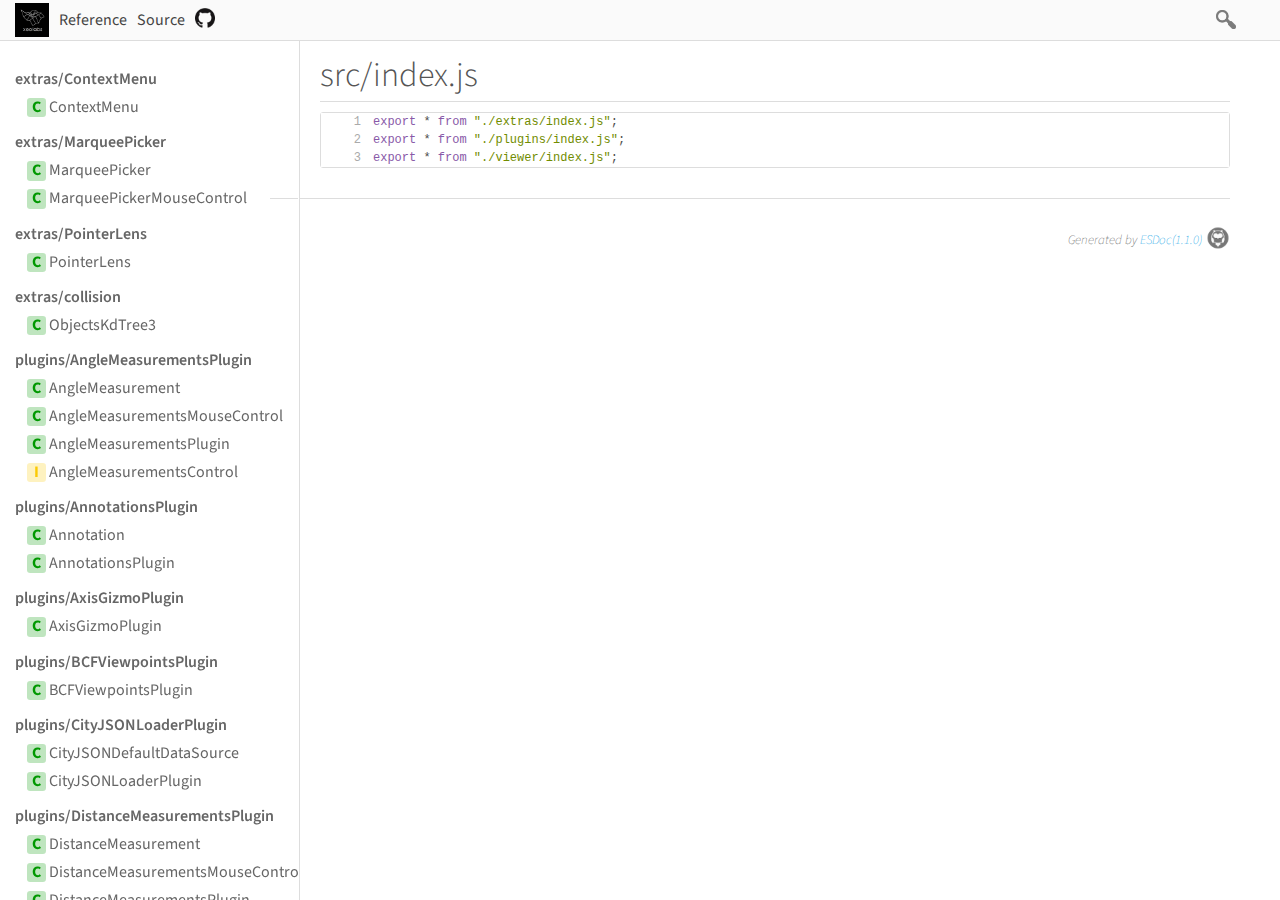
<file: xeokit/docs/file/src/index.js.html>
<!DOCTYPE html>
<html>
<head>
  <meta charset="utf-8">
  <base data-ice="baseUrl" href="../../">
  <title data-ice="title">src/index.js | xeokit-sdk</title>
  <link type="text/css" rel="stylesheet" href="css/style.css">
  <link type="text/css" rel="stylesheet" href="css/prettify-tomorrow.css">
  <script src="script/prettify/prettify.js"></script>
  <script src="script/manual.js"></script>
<meta name="description" content="3D engineering graphics in the browser"><meta property="og:type" content="website"><meta property="og:url" content="http://xeokit.io"><meta property="og:site_name" content="xeokit-sdk"><meta property="og:title" content="xeokit-sdk"><meta property="og:image" content="./images/logo.jpg"><meta property="og:description" content="3D engineering graphics in the browser"><meta property="og:author" content="http://xeolabs.com"><meta property="twitter:card" content="summary"><meta property="twitter:title" content="xeokit-sdk"><meta property="twitter:description" content="3D engineering graphics in the browser"><meta property="twitter:image" content="./images/logo.jpg"></head>
<body class="layout-container" data-ice="rootContainer">

<header>
  <a href="./" style="display: flex; align-items: center;"><img src="./image/brand_logo.jpg" style="width:34px;"></a>
  
  <a href="identifiers.html">Reference</a>
  <a href="source.html">Source</a>
  
  <div class="search-box">
  <span>
    <img src="./image/search.png">
    <span class="search-input-edge"></span><input class="search-input"><span class="search-input-edge"></span>
  </span>
    <ul class="search-result"></ul>
  </div>
<a style="position:relative; top:3px;" href="https://github.com/xeokit/xeokit-sdk"><img width="20px" src="./image/github.png"></a></header>

<nav class="navigation" data-ice="nav"><div>
  <ul>
    
  <li data-ice="doc"><a data-ice="dirPath" class="nav-dir-path" href="identifiers.html#extras-contextmenu">extras/ContextMenu</a><span data-ice="kind" class="kind-class">C</span><span data-ice="name"><span><a href="class/src/extras/ContextMenu/ContextMenu.js~ContextMenu.html">ContextMenu</a></span></span></li>
<li data-ice="doc"><a data-ice="dirPath" class="nav-dir-path" href="identifiers.html#extras-marqueepicker">extras/MarqueePicker</a><span data-ice="kind" class="kind-class">C</span><span data-ice="name"><span><a href="class/src/extras/MarqueePicker/MarqueePicker.js~MarqueePicker.html">MarqueePicker</a></span></span></li>
<li data-ice="doc"><span data-ice="kind" class="kind-class">C</span><span data-ice="name"><span><a href="class/src/extras/MarqueePicker/MarqueePickerMouseControl.js~MarqueePickerMouseControl.html">MarqueePickerMouseControl</a></span></span></li>
<li data-ice="doc"><a data-ice="dirPath" class="nav-dir-path" href="identifiers.html#extras-pointerlens">extras/PointerLens</a><span data-ice="kind" class="kind-class">C</span><span data-ice="name"><span><a href="class/src/extras/PointerLens/PointerLens.js~PointerLens.html">PointerLens</a></span></span></li>
<li data-ice="doc"><a data-ice="dirPath" class="nav-dir-path" href="identifiers.html#extras-collision">extras/collision</a><span data-ice="kind" class="kind-class">C</span><span data-ice="name"><span><a href="class/src/extras/collision/ObjectsKdTree3.js~ObjectsKdTree3.html">ObjectsKdTree3</a></span></span></li>
<li data-ice="doc"><a data-ice="dirPath" class="nav-dir-path" href="identifiers.html#plugins-anglemeasurementsplugin">plugins/AngleMeasurementsPlugin</a><span data-ice="kind" class="kind-class">C</span><span data-ice="name"><span><a href="class/src/plugins/AngleMeasurementsPlugin/AngleMeasurement.js~AngleMeasurement.html">AngleMeasurement</a></span></span></li>
<li data-ice="doc"><span data-ice="kind" class="kind-class">C</span><span data-ice="name"><span><a href="class/src/plugins/AngleMeasurementsPlugin/AngleMeasurementsMouseControl.js~AngleMeasurementsMouseControl.html">AngleMeasurementsMouseControl</a></span></span></li>
<li data-ice="doc"><span data-ice="kind" class="kind-class">C</span><span data-ice="name"><span><a href="class/src/plugins/AngleMeasurementsPlugin/AngleMeasurementsPlugin.js~AngleMeasurementsPlugin.html">AngleMeasurementsPlugin</a></span></span></li>
<li data-ice="doc"><span data-ice="kind" class="kind-interface">I</span><span data-ice="name"><span><a href="class/src/plugins/AngleMeasurementsPlugin/AngleMeasurementsControl.js~AngleMeasurementsControl.html">AngleMeasurementsControl</a></span></span></li>
<li data-ice="doc"><a data-ice="dirPath" class="nav-dir-path" href="identifiers.html#plugins-annotationsplugin">plugins/AnnotationsPlugin</a><span data-ice="kind" class="kind-class">C</span><span data-ice="name"><span><a href="class/src/plugins/AnnotationsPlugin/Annotation.js~Annotation.html">Annotation</a></span></span></li>
<li data-ice="doc"><span data-ice="kind" class="kind-class">C</span><span data-ice="name"><span><a href="class/src/plugins/AnnotationsPlugin/AnnotationsPlugin.js~AnnotationsPlugin.html">AnnotationsPlugin</a></span></span></li>
<li data-ice="doc"><a data-ice="dirPath" class="nav-dir-path" href="identifiers.html#plugins-axisgizmoplugin">plugins/AxisGizmoPlugin</a><span data-ice="kind" class="kind-class">C</span><span data-ice="name"><span><a href="class/src/plugins/AxisGizmoPlugin/AxisGizmoPlugin.js~AxisGizmoPlugin.html">AxisGizmoPlugin</a></span></span></li>
<li data-ice="doc"><a data-ice="dirPath" class="nav-dir-path" href="identifiers.html#plugins-bcfviewpointsplugin">plugins/BCFViewpointsPlugin</a><span data-ice="kind" class="kind-class">C</span><span data-ice="name"><span><a href="class/src/plugins/BCFViewpointsPlugin/BCFViewpointsPlugin.js~BCFViewpointsPlugin.html">BCFViewpointsPlugin</a></span></span></li>
<li data-ice="doc"><a data-ice="dirPath" class="nav-dir-path" href="identifiers.html#plugins-cityjsonloaderplugin">plugins/CityJSONLoaderPlugin</a><span data-ice="kind" class="kind-class">C</span><span data-ice="name"><span><a href="class/src/plugins/CityJSONLoaderPlugin/CityJSONDefaultDataSource.js~CityJSONDefaultDataSource.html">CityJSONDefaultDataSource</a></span></span></li>
<li data-ice="doc"><span data-ice="kind" class="kind-class">C</span><span data-ice="name"><span><a href="class/src/plugins/CityJSONLoaderPlugin/CityJSONLoaderPlugin.js~CityJSONLoaderPlugin.html">CityJSONLoaderPlugin</a></span></span></li>
<li data-ice="doc"><a data-ice="dirPath" class="nav-dir-path" href="identifiers.html#plugins-distancemeasurementsplugin">plugins/DistanceMeasurementsPlugin</a><span data-ice="kind" class="kind-class">C</span><span data-ice="name"><span><a href="class/src/plugins/DistanceMeasurementsPlugin/DistanceMeasurement.js~DistanceMeasurement.html">DistanceMeasurement</a></span></span></li>
<li data-ice="doc"><span data-ice="kind" class="kind-class">C</span><span data-ice="name"><span><a href="class/src/plugins/DistanceMeasurementsPlugin/DistanceMeasurementsMouseControl.js~DistanceMeasurementsMouseControl.html">DistanceMeasurementsMouseControl</a></span></span></li>
<li data-ice="doc"><span data-ice="kind" class="kind-class">C</span><span data-ice="name"><span><a href="class/src/plugins/DistanceMeasurementsPlugin/DistanceMeasurementsPlugin.js~DistanceMeasurementsPlugin.html">DistanceMeasurementsPlugin</a></span></span></li>
<li data-ice="doc"><span data-ice="kind" class="kind-interface">I</span><span data-ice="name"><span><a href="class/src/plugins/DistanceMeasurementsPlugin/DistanceMeasurementsControl.js~DistanceMeasurementsControl.html">DistanceMeasurementsControl</a></span></span></li>
<li data-ice="doc"><a data-ice="dirPath" class="nav-dir-path" href="identifiers.html#plugins-facealignedsectionplanesplugin">plugins/FaceAlignedSectionPlanesPlugin</a><span data-ice="kind" class="kind-class">C</span><span data-ice="name"><span><a href="class/src/plugins/FaceAlignedSectionPlanesPlugin/FaceAlignedSectionPlanesControl.js~FaceAlignedSectionPlanesControl.html">FaceAlignedSectionPlanesControl</a></span></span></li>
<li data-ice="doc"><span data-ice="kind" class="kind-class">C</span><span data-ice="name"><span><a href="class/src/plugins/FaceAlignedSectionPlanesPlugin/FaceAlignedSectionPlanesPlugin.js~FaceAlignedSectionPlanesPlugin.html">FaceAlignedSectionPlanesPlugin</a></span></span></li>
<li data-ice="doc"><a data-ice="dirPath" class="nav-dir-path" href="identifiers.html#plugins-fastnavplugin">plugins/FastNavPlugin</a><span data-ice="kind" class="kind-class">C</span><span data-ice="name"><span><a href="class/src/plugins/FastNavPlugin/FastNavPlugin.js~FastNavPlugin.html">FastNavPlugin</a></span></span></li>
<li data-ice="doc"><a data-ice="dirPath" class="nav-dir-path" href="identifiers.html#plugins-gltfloaderplugin">plugins/GLTFLoaderPlugin</a><span data-ice="kind" class="kind-class">C</span><span data-ice="name"><span><a href="class/src/plugins/GLTFLoaderPlugin/GLTFDefaultDataSource.js~GLTFDefaultDataSource.html">GLTFDefaultDataSource</a></span></span></li>
<li data-ice="doc"><span data-ice="kind" class="kind-class">C</span><span data-ice="name"><span><a href="class/src/plugins/GLTFLoaderPlugin/GLTFLoaderPlugin.js~GLTFLoaderPlugin.html">GLTFLoaderPlugin</a></span></span></li>
<li data-ice="doc"><a data-ice="dirPath" class="nav-dir-path" href="identifiers.html#plugins-lasloaderplugin">plugins/LASLoaderPlugin</a><span data-ice="kind" class="kind-class">C</span><span data-ice="name"><span><a href="class/src/plugins/LASLoaderPlugin/LASDefaultDataSource.js~LASDefaultDataSource.html">LASDefaultDataSource</a></span></span></li>
<li data-ice="doc"><span data-ice="kind" class="kind-class">C</span><span data-ice="name"><span><a href="class/src/plugins/LASLoaderPlugin/LASLoaderPlugin.js~LASLoaderPlugin.html">LASLoaderPlugin</a></span></span></li>
<li data-ice="doc"><a data-ice="dirPath" class="nav-dir-path" href="identifiers.html#plugins-navcubeplugin">plugins/NavCubePlugin</a><span data-ice="kind" class="kind-class">C</span><span data-ice="name"><span><a href="class/src/plugins/NavCubePlugin/NavCubePlugin.js~NavCubePlugin.html">NavCubePlugin</a></span></span></li>
<li data-ice="doc"><a data-ice="dirPath" class="nav-dir-path" href="identifiers.html#plugins-objloaderplugin">plugins/OBJLoaderPlugin</a><span data-ice="kind" class="kind-class">C</span><span data-ice="name"><span><a href="class/src/plugins/OBJLoaderPlugin/OBJLoaderPlugin.js~OBJLoaderPlugin.html">OBJLoaderPlugin</a></span></span></li>
<li data-ice="doc"><a data-ice="dirPath" class="nav-dir-path" href="identifiers.html#plugins-stlloaderplugin">plugins/STLLoaderPlugin</a><span data-ice="kind" class="kind-class">C</span><span data-ice="name"><span><a href="class/src/plugins/STLLoaderPlugin/STLDefaultDataSource.js~STLDefaultDataSource.html">STLDefaultDataSource</a></span></span></li>
<li data-ice="doc"><span data-ice="kind" class="kind-class">C</span><span data-ice="name"><span><a href="class/src/plugins/STLLoaderPlugin/STLLoaderPlugin.js~STLLoaderPlugin.html">STLLoaderPlugin</a></span></span></li>
<li data-ice="doc"><a data-ice="dirPath" class="nav-dir-path" href="identifiers.html#plugins-sectionplanesplugin">plugins/SectionPlanesPlugin</a><span data-ice="kind" class="kind-class">C</span><span data-ice="name"><span><a href="class/src/plugins/SectionPlanesPlugin/SectionPlanesPlugin.js~SectionPlanesPlugin.html">SectionPlanesPlugin</a></span></span></li>
<li data-ice="doc"><a data-ice="dirPath" class="nav-dir-path" href="identifiers.html#plugins-skyboxesplugin">plugins/SkyboxesPlugin</a><span data-ice="kind" class="kind-class">C</span><span data-ice="name"><span><a href="class/src/plugins/SkyboxesPlugin/SkyboxesPlugin.js~SkyboxesPlugin.html">SkyboxesPlugin</a></span></span></li>
<li data-ice="doc"><a data-ice="dirPath" class="nav-dir-path" href="identifiers.html#plugins-storeyviewsplugin">plugins/StoreyViewsPlugin</a><span data-ice="kind" class="kind-class">C</span><span data-ice="name"><span><a href="class/src/plugins/StoreyViewsPlugin/Storey.js~Storey.html">Storey</a></span></span></li>
<li data-ice="doc"><span data-ice="kind" class="kind-class">C</span><span data-ice="name"><span><a href="class/src/plugins/StoreyViewsPlugin/StoreyMap.js~StoreyMap.html">StoreyMap</a></span></span></li>
<li data-ice="doc"><span data-ice="kind" class="kind-class">C</span><span data-ice="name"><span><a href="class/src/plugins/StoreyViewsPlugin/StoreyViewsPlugin.js~StoreyViewsPlugin.html">StoreyViewsPlugin</a></span></span></li>
<li data-ice="doc"><a data-ice="dirPath" class="nav-dir-path" href="identifiers.html#plugins-treeviewplugin">plugins/TreeViewPlugin</a><span data-ice="kind" class="kind-class">C</span><span data-ice="name"><span><a href="class/src/plugins/TreeViewPlugin/RenderService.js~RenderService.html">RenderService</a></span></span></li>
<li data-ice="doc"><span data-ice="kind" class="kind-class">C</span><span data-ice="name"><span><a href="class/src/plugins/TreeViewPlugin/TreeViewPlugin.js~TreeViewPlugin.html">TreeViewPlugin</a></span></span></li>
<li data-ice="doc"><span data-ice="kind" class="kind-interface">I</span><span data-ice="name"><span><a href="class/src/plugins/TreeViewPlugin/TreeViewNode.js~TreeViewNode.html">TreeViewNode</a></span></span></li>
<li data-ice="doc"><a data-ice="dirPath" class="nav-dir-path" href="identifiers.html#plugins-viewcullplugin">plugins/ViewCullPlugin</a><span data-ice="kind" class="kind-class">C</span><span data-ice="name"><span><a href="class/src/plugins/ViewCullPlugin/ViewCullPlugin.js~ViewCullPlugin.html">ViewCullPlugin</a></span></span></li>
<li data-ice="doc"><a data-ice="dirPath" class="nav-dir-path" href="identifiers.html#plugins-webifcloaderplugin">plugins/WebIFCLoaderPlugin</a><span data-ice="kind" class="kind-class">C</span><span data-ice="name"><span><a href="class/src/plugins/WebIFCLoaderPlugin/WebIFCDefaultDataSource.js~WebIFCDefaultDataSource.html">WebIFCDefaultDataSource</a></span></span></li>
<li data-ice="doc"><span data-ice="kind" class="kind-class">C</span><span data-ice="name"><span><a href="class/src/plugins/WebIFCLoaderPlugin/WebIFCLoaderPlugin.js~WebIFCLoaderPlugin.html">WebIFCLoaderPlugin</a></span></span></li>
<li data-ice="doc"><a data-ice="dirPath" class="nav-dir-path" href="identifiers.html#plugins-xktloaderplugin">plugins/XKTLoaderPlugin</a><span data-ice="kind" class="kind-class">C</span><span data-ice="name"><span><a href="class/src/plugins/XKTLoaderPlugin/XKTDefaultDataSource.js~XKTDefaultDataSource.html">XKTDefaultDataSource</a></span></span></li>
<li data-ice="doc"><span data-ice="kind" class="kind-class">C</span><span data-ice="name"><span><a href="class/src/plugins/XKTLoaderPlugin/XKTLoaderPlugin.js~XKTLoaderPlugin.html">XKTLoaderPlugin</a></span></span></li>
<li data-ice="doc"><a data-ice="dirPath" class="nav-dir-path" href="identifiers.html#plugins-xml3dloaderplugin">plugins/XML3DLoaderPlugin</a><span data-ice="kind" class="kind-class">C</span><span data-ice="name"><span><a href="class/src/plugins/XML3DLoaderPlugin/XML3DLoaderPlugin.js~XML3DLoaderPlugin.html">XML3DLoaderPlugin</a></span></span></li>
<li data-ice="doc"><a data-ice="dirPath" class="nav-dir-path" href="identifiers.html#viewer">viewer</a><span data-ice="kind" class="kind-class">C</span><span data-ice="name"><span><a href="class/src/viewer/Configs.js~Configs.html">Configs</a></span></span></li>
<li data-ice="doc"><span data-ice="kind" class="kind-class">C</span><span data-ice="name"><span><a href="class/src/viewer/Plugin.js~Plugin.html">Plugin</a></span></span></li>
<li data-ice="doc"><span data-ice="kind" class="kind-class">C</span><span data-ice="name"><span><a href="class/src/viewer/Viewer.js~Viewer.html">Viewer</a></span></span></li>
<li data-ice="doc"><a data-ice="dirPath" class="nav-dir-path" href="identifiers.html#viewer-localization">viewer/localization</a><span data-ice="kind" class="kind-class">C</span><span data-ice="name"><span><a href="class/src/viewer/localization/LocaleService.js~LocaleService.html">LocaleService</a></span></span></li>
<li data-ice="doc"><a data-ice="dirPath" class="nav-dir-path" href="identifiers.html#viewer-metadata">viewer/metadata</a><span data-ice="kind" class="kind-class">C</span><span data-ice="name"><span><a href="class/src/viewer/metadata/MetaModel.js~MetaModel.html">MetaModel</a></span></span></li>
<li data-ice="doc"><span data-ice="kind" class="kind-class">C</span><span data-ice="name"><span><a href="class/src/viewer/metadata/MetaObject.js~MetaObject.html">MetaObject</a></span></span></li>
<li data-ice="doc"><span data-ice="kind" class="kind-class">C</span><span data-ice="name"><span><a href="class/src/viewer/metadata/MetaScene.js~MetaScene.html">MetaScene</a></span></span></li>
<li data-ice="doc"><span data-ice="kind" class="kind-class">C</span><span data-ice="name"><span><a href="class/src/viewer/metadata/Property.js~Property.html">Property</a></span></span></li>
<li data-ice="doc"><span data-ice="kind" class="kind-class">C</span><span data-ice="name"><span><a href="class/src/viewer/metadata/PropertySet.js~PropertySet.html">PropertySet</a></span></span></li>
<li data-ice="doc"><span data-ice="kind" class="kind-variable">V</span><span data-ice="name"><span><a href="variable/index.html#static-variable-IFCObjectDefaultColors">IFCObjectDefaultColors</a></span></span></li>
<li data-ice="doc"><span data-ice="kind" class="kind-variable">V</span><span data-ice="name"><span><a href="variable/index.html#static-variable-IFCObjectDefaults">IFCObjectDefaults</a></span></span></li>
<li data-ice="doc"><a data-ice="dirPath" class="nav-dir-path" href="identifiers.html#viewer-scene">viewer/scene</a><span data-ice="kind" class="kind-class">C</span><span data-ice="name"><span><a href="class/src/viewer/scene/Component.js~Component.html">Component</a></span></span></li>
<li data-ice="doc"><span data-ice="kind" class="kind-interface">I</span><span data-ice="name"><span><a href="class/src/viewer/scene/Entity.js~Entity.html">Entity</a></span></span></li>
<li data-ice="doc"><span data-ice="kind" class="kind-variable">V</span><span data-ice="name"><span><a href="variable/index.html#static-variable-stats">stats</a></span></span></li>
<li data-ice="doc"><a data-ice="dirPath" class="nav-dir-path" href="identifiers.html#viewer-scene-bitmap">viewer/scene/Bitmap</a><span data-ice="kind" class="kind-class">C</span><span data-ice="name"><span><a href="class/src/viewer/scene/Bitmap/Bitmap.js~Bitmap.html">Bitmap</a></span></span></li>
<li data-ice="doc"><a data-ice="dirPath" class="nav-dir-path" href="identifiers.html#viewer-scene-cameracontrol">viewer/scene/CameraControl</a><span data-ice="kind" class="kind-class">C</span><span data-ice="name"><span><a href="class/src/viewer/scene/CameraControl/CameraControl.js~CameraControl.html">CameraControl</a></span></span></li>
<li data-ice="doc"><a data-ice="dirPath" class="nav-dir-path" href="identifiers.html#viewer-scene-imageplane">viewer/scene/ImagePlane</a><span data-ice="kind" class="kind-class">C</span><span data-ice="name"><span><a href="class/src/viewer/scene/ImagePlane/ImagePlane.js~ImagePlane.html">ImagePlane</a></span></span></li>
<li data-ice="doc"><a data-ice="dirPath" class="nav-dir-path" href="identifiers.html#viewer-scene-lineset">viewer/scene/LineSet</a><span data-ice="kind" class="kind-class">C</span><span data-ice="name"><span><a href="class/src/viewer/scene/LineSet/LineSet.js~LineSet.html">LineSet</a></span></span></li>
<li data-ice="doc"><a data-ice="dirPath" class="nav-dir-path" href="identifiers.html#viewer-scene-camera">viewer/scene/camera</a><span data-ice="kind" class="kind-class">C</span><span data-ice="name"><span><a href="class/src/viewer/scene/camera/Camera.js~Camera.html">Camera</a></span></span></li>
<li data-ice="doc"><span data-ice="kind" class="kind-class">C</span><span data-ice="name"><span><a href="class/src/viewer/scene/camera/CameraFlightAnimation.js~CameraFlightAnimation.html">CameraFlightAnimation</a></span></span></li>
<li data-ice="doc"><span data-ice="kind" class="kind-class">C</span><span data-ice="name"><span><a href="class/src/viewer/scene/camera/CameraPath.js~CameraPath.html">CameraPath</a></span></span></li>
<li data-ice="doc"><span data-ice="kind" class="kind-class">C</span><span data-ice="name"><span><a href="class/src/viewer/scene/camera/CameraPathAnimation.js~CameraPathAnimation.html">CameraPathAnimation</a></span></span></li>
<li data-ice="doc"><span data-ice="kind" class="kind-class">C</span><span data-ice="name"><span><a href="class/src/viewer/scene/camera/CustomProjection.js~CustomProjection.html">CustomProjection</a></span></span></li>
<li data-ice="doc"><span data-ice="kind" class="kind-class">C</span><span data-ice="name"><span><a href="class/src/viewer/scene/camera/Frustum.js~Frustum.html">Frustum</a></span></span></li>
<li data-ice="doc"><span data-ice="kind" class="kind-class">C</span><span data-ice="name"><span><a href="class/src/viewer/scene/camera/Ortho.js~Ortho.html">Ortho</a></span></span></li>
<li data-ice="doc"><span data-ice="kind" class="kind-class">C</span><span data-ice="name"><span><a href="class/src/viewer/scene/camera/Perspective.js~Perspective.html">Perspective</a></span></span></li>
<li data-ice="doc"><a data-ice="dirPath" class="nav-dir-path" href="identifiers.html#viewer-scene-canvas">viewer/scene/canvas</a><span data-ice="kind" class="kind-class">C</span><span data-ice="name"><span><a href="class/src/viewer/scene/canvas/Canvas.js~Canvas.html">Canvas</a></span></span></li>
<li data-ice="doc"><span data-ice="kind" class="kind-class">C</span><span data-ice="name"><span><a href="class/src/viewer/scene/canvas/Spinner.js~Spinner.html">Spinner</a></span></span></li>
<li data-ice="doc"><a data-ice="dirPath" class="nav-dir-path" href="identifiers.html#viewer-scene-constants">viewer/scene/constants</a><span data-ice="kind" class="kind-variable">V</span><span data-ice="name"><span><a href="variable/index.html#static-variable-AlphaFormat">AlphaFormat</a></span></span></li>
<li data-ice="doc"><span data-ice="kind" class="kind-variable">V</span><span data-ice="name"><span><a href="variable/index.html#static-variable-ByteType">ByteType</a></span></span></li>
<li data-ice="doc"><span data-ice="kind" class="kind-variable">V</span><span data-ice="name"><span><a href="variable/index.html#static-variable-ClampToEdgeWrapping">ClampToEdgeWrapping</a></span></span></li>
<li data-ice="doc"><span data-ice="kind" class="kind-variable">V</span><span data-ice="name"><span><a href="variable/index.html#static-variable-CompressedMediaType">CompressedMediaType</a></span></span></li>
<li data-ice="doc"><span data-ice="kind" class="kind-variable">V</span><span data-ice="name"><span><a href="variable/index.html#static-variable-DepthFormat">DepthFormat</a></span></span></li>
<li data-ice="doc"><span data-ice="kind" class="kind-variable">V</span><span data-ice="name"><span><a href="variable/index.html#static-variable-DepthStencilFormat">DepthStencilFormat</a></span></span></li>
<li data-ice="doc"><span data-ice="kind" class="kind-variable">V</span><span data-ice="name"><span><a href="variable/index.html#static-variable-FloatType">FloatType</a></span></span></li>
<li data-ice="doc"><span data-ice="kind" class="kind-variable">V</span><span data-ice="name"><span><a href="variable/index.html#static-variable-GIFMediaType">GIFMediaType</a></span></span></li>
<li data-ice="doc"><span data-ice="kind" class="kind-variable">V</span><span data-ice="name"><span><a href="variable/index.html#static-variable-HalfFloatType">HalfFloatType</a></span></span></li>
<li data-ice="doc"><span data-ice="kind" class="kind-variable">V</span><span data-ice="name"><span><a href="variable/index.html#static-variable-IntType">IntType</a></span></span></li>
<li data-ice="doc"><span data-ice="kind" class="kind-variable">V</span><span data-ice="name"><span><a href="variable/index.html#static-variable-JPEGMediaType">JPEGMediaType</a></span></span></li>
<li data-ice="doc"><span data-ice="kind" class="kind-variable">V</span><span data-ice="name"><span><a href="variable/index.html#static-variable-LinearEncoding">LinearEncoding</a></span></span></li>
<li data-ice="doc"><span data-ice="kind" class="kind-variable">V</span><span data-ice="name"><span><a href="variable/index.html#static-variable-LinearFilter">LinearFilter</a></span></span></li>
<li data-ice="doc"><span data-ice="kind" class="kind-variable">V</span><span data-ice="name"><span><a href="variable/index.html#static-variable-LinearMipMapLinearFilter">LinearMipMapLinearFilter</a></span></span></li>
<li data-ice="doc"><span data-ice="kind" class="kind-variable">V</span><span data-ice="name"><span><a href="variable/index.html#static-variable-LinearMipMapNearestFilter">LinearMipMapNearestFilter</a></span></span></li>
<li data-ice="doc"><span data-ice="kind" class="kind-variable">V</span><span data-ice="name"><span><a href="variable/index.html#static-variable-LinearMipmapLinearFilter">LinearMipmapLinearFilter</a></span></span></li>
<li data-ice="doc"><span data-ice="kind" class="kind-variable">V</span><span data-ice="name"><span><a href="variable/index.html#static-variable-LinearMipmapNearestFilter">LinearMipmapNearestFilter</a></span></span></li>
<li data-ice="doc"><span data-ice="kind" class="kind-variable">V</span><span data-ice="name"><span><a href="variable/index.html#static-variable-LuminanceAlphaFormat">LuminanceAlphaFormat</a></span></span></li>
<li data-ice="doc"><span data-ice="kind" class="kind-variable">V</span><span data-ice="name"><span><a href="variable/index.html#static-variable-LuminanceFormat">LuminanceFormat</a></span></span></li>
<li data-ice="doc"><span data-ice="kind" class="kind-variable">V</span><span data-ice="name"><span><a href="variable/index.html#static-variable-MirroredRepeatWrapping">MirroredRepeatWrapping</a></span></span></li>
<li data-ice="doc"><span data-ice="kind" class="kind-variable">V</span><span data-ice="name"><span><a href="variable/index.html#static-variable-NearestFilter">NearestFilter</a></span></span></li>
<li data-ice="doc"><span data-ice="kind" class="kind-variable">V</span><span data-ice="name"><span><a href="variable/index.html#static-variable-NearestMipMapLinearFilter">NearestMipMapLinearFilter</a></span></span></li>
<li data-ice="doc"><span data-ice="kind" class="kind-variable">V</span><span data-ice="name"><span><a href="variable/index.html#static-variable-NearestMipMapNearestFilter">NearestMipMapNearestFilter</a></span></span></li>
<li data-ice="doc"><span data-ice="kind" class="kind-variable">V</span><span data-ice="name"><span><a href="variable/index.html#static-variable-NearestMipmapLinearFilter">NearestMipmapLinearFilter</a></span></span></li>
<li data-ice="doc"><span data-ice="kind" class="kind-variable">V</span><span data-ice="name"><span><a href="variable/index.html#static-variable-NearestMipmapNearestFilter">NearestMipmapNearestFilter</a></span></span></li>
<li data-ice="doc"><span data-ice="kind" class="kind-variable">V</span><span data-ice="name"><span><a href="variable/index.html#static-variable-PNGMediaType">PNGMediaType</a></span></span></li>
<li data-ice="doc"><span data-ice="kind" class="kind-variable">V</span><span data-ice="name"><span><a href="variable/index.html#static-variable-RGBAFormat">RGBAFormat</a></span></span></li>
<li data-ice="doc"><span data-ice="kind" class="kind-variable">V</span><span data-ice="name"><span><a href="variable/index.html#static-variable-RGBAIntegerFormat">RGBAIntegerFormat</a></span></span></li>
<li data-ice="doc"><span data-ice="kind" class="kind-variable">V</span><span data-ice="name"><span><a href="variable/index.html#static-variable-RGBA_ASTC_10x10_Format">RGBA_ASTC_10x10_Format</a></span></span></li>
<li data-ice="doc"><span data-ice="kind" class="kind-variable">V</span><span data-ice="name"><span><a href="variable/index.html#static-variable-RGBA_ASTC_10x5_Format">RGBA_ASTC_10x5_Format</a></span></span></li>
<li data-ice="doc"><span data-ice="kind" class="kind-variable">V</span><span data-ice="name"><span><a href="variable/index.html#static-variable-RGBA_ASTC_10x6_Format">RGBA_ASTC_10x6_Format</a></span></span></li>
<li data-ice="doc"><span data-ice="kind" class="kind-variable">V</span><span data-ice="name"><span><a href="variable/index.html#static-variable-RGBA_ASTC_10x8_Format">RGBA_ASTC_10x8_Format</a></span></span></li>
<li data-ice="doc"><span data-ice="kind" class="kind-variable">V</span><span data-ice="name"><span><a href="variable/index.html#static-variable-RGBA_ASTC_12x10_Format">RGBA_ASTC_12x10_Format</a></span></span></li>
<li data-ice="doc"><span data-ice="kind" class="kind-variable">V</span><span data-ice="name"><span><a href="variable/index.html#static-variable-RGBA_ASTC_12x12_Format">RGBA_ASTC_12x12_Format</a></span></span></li>
<li data-ice="doc"><span data-ice="kind" class="kind-variable">V</span><span data-ice="name"><span><a href="variable/index.html#static-variable-RGBA_ASTC_4x4_Format">RGBA_ASTC_4x4_Format</a></span></span></li>
<li data-ice="doc"><span data-ice="kind" class="kind-variable">V</span><span data-ice="name"><span><a href="variable/index.html#static-variable-RGBA_ASTC_5x4_Format">RGBA_ASTC_5x4_Format</a></span></span></li>
<li data-ice="doc"><span data-ice="kind" class="kind-variable">V</span><span data-ice="name"><span><a href="variable/index.html#static-variable-RGBA_ASTC_5x5_Format">RGBA_ASTC_5x5_Format</a></span></span></li>
<li data-ice="doc"><span data-ice="kind" class="kind-variable">V</span><span data-ice="name"><span><a href="variable/index.html#static-variable-RGBA_ASTC_6x5_Format">RGBA_ASTC_6x5_Format</a></span></span></li>
<li data-ice="doc"><span data-ice="kind" class="kind-variable">V</span><span data-ice="name"><span><a href="variable/index.html#static-variable-RGBA_ASTC_6x6_Format">RGBA_ASTC_6x6_Format</a></span></span></li>
<li data-ice="doc"><span data-ice="kind" class="kind-variable">V</span><span data-ice="name"><span><a href="variable/index.html#static-variable-RGBA_ASTC_8x5_Format">RGBA_ASTC_8x5_Format</a></span></span></li>
<li data-ice="doc"><span data-ice="kind" class="kind-variable">V</span><span data-ice="name"><span><a href="variable/index.html#static-variable-RGBA_ASTC_8x6_Format">RGBA_ASTC_8x6_Format</a></span></span></li>
<li data-ice="doc"><span data-ice="kind" class="kind-variable">V</span><span data-ice="name"><span><a href="variable/index.html#static-variable-RGBA_ASTC_8x8_Format">RGBA_ASTC_8x8_Format</a></span></span></li>
<li data-ice="doc"><span data-ice="kind" class="kind-variable">V</span><span data-ice="name"><span><a href="variable/index.html#static-variable-RGBA_BPTC_Format">RGBA_BPTC_Format</a></span></span></li>
<li data-ice="doc"><span data-ice="kind" class="kind-variable">V</span><span data-ice="name"><span><a href="variable/index.html#static-variable-RGBA_ETC2_EAC_Format">RGBA_ETC2_EAC_Format</a></span></span></li>
<li data-ice="doc"><span data-ice="kind" class="kind-variable">V</span><span data-ice="name"><span><a href="variable/index.html#static-variable-RGBA_PVRTC_2BPPV1_Format">RGBA_PVRTC_2BPPV1_Format</a></span></span></li>
<li data-ice="doc"><span data-ice="kind" class="kind-variable">V</span><span data-ice="name"><span><a href="variable/index.html#static-variable-RGBA_PVRTC_4BPPV1_Format">RGBA_PVRTC_4BPPV1_Format</a></span></span></li>
<li data-ice="doc"><span data-ice="kind" class="kind-variable">V</span><span data-ice="name"><span><a href="variable/index.html#static-variable-RGBA_S3TC_DXT1_Format">RGBA_S3TC_DXT1_Format</a></span></span></li>
<li data-ice="doc"><span data-ice="kind" class="kind-variable">V</span><span data-ice="name"><span><a href="variable/index.html#static-variable-RGBA_S3TC_DXT3_Format">RGBA_S3TC_DXT3_Format</a></span></span></li>
<li data-ice="doc"><span data-ice="kind" class="kind-variable">V</span><span data-ice="name"><span><a href="variable/index.html#static-variable-RGBA_S3TC_DXT5_Format">RGBA_S3TC_DXT5_Format</a></span></span></li>
<li data-ice="doc"><span data-ice="kind" class="kind-variable">V</span><span data-ice="name"><span><a href="variable/index.html#static-variable-RGBFormat">RGBFormat</a></span></span></li>
<li data-ice="doc"><span data-ice="kind" class="kind-variable">V</span><span data-ice="name"><span><a href="variable/index.html#static-variable-RGB_ETC1_Format">RGB_ETC1_Format</a></span></span></li>
<li data-ice="doc"><span data-ice="kind" class="kind-variable">V</span><span data-ice="name"><span><a href="variable/index.html#static-variable-RGB_ETC2_Format">RGB_ETC2_Format</a></span></span></li>
<li data-ice="doc"><span data-ice="kind" class="kind-variable">V</span><span data-ice="name"><span><a href="variable/index.html#static-variable-RGB_PVRTC_2BPPV1_Format">RGB_PVRTC_2BPPV1_Format</a></span></span></li>
<li data-ice="doc"><span data-ice="kind" class="kind-variable">V</span><span data-ice="name"><span><a href="variable/index.html#static-variable-RGB_PVRTC_4BPPV1_Format">RGB_PVRTC_4BPPV1_Format</a></span></span></li>
<li data-ice="doc"><span data-ice="kind" class="kind-variable">V</span><span data-ice="name"><span><a href="variable/index.html#static-variable-RGB_S3TC_DXT1_Format">RGB_S3TC_DXT1_Format</a></span></span></li>
<li data-ice="doc"><span data-ice="kind" class="kind-variable">V</span><span data-ice="name"><span><a href="variable/index.html#static-variable-RGFormat">RGFormat</a></span></span></li>
<li data-ice="doc"><span data-ice="kind" class="kind-variable">V</span><span data-ice="name"><span><a href="variable/index.html#static-variable-RGIntegerFormat">RGIntegerFormat</a></span></span></li>
<li data-ice="doc"><span data-ice="kind" class="kind-variable">V</span><span data-ice="name"><span><a href="variable/index.html#static-variable-RedFormat">RedFormat</a></span></span></li>
<li data-ice="doc"><span data-ice="kind" class="kind-variable">V</span><span data-ice="name"><span><a href="variable/index.html#static-variable-RedIntegerFormat">RedIntegerFormat</a></span></span></li>
<li data-ice="doc"><span data-ice="kind" class="kind-variable">V</span><span data-ice="name"><span><a href="variable/index.html#static-variable-RepeatWrapping">RepeatWrapping</a></span></span></li>
<li data-ice="doc"><span data-ice="kind" class="kind-variable">V</span><span data-ice="name"><span><a href="variable/index.html#static-variable-ShortType">ShortType</a></span></span></li>
<li data-ice="doc"><span data-ice="kind" class="kind-variable">V</span><span data-ice="name"><span><a href="variable/index.html#static-variable-UnsignedByteType">UnsignedByteType</a></span></span></li>
<li data-ice="doc"><span data-ice="kind" class="kind-variable">V</span><span data-ice="name"><span><a href="variable/index.html#static-variable-UnsignedInt248Type">UnsignedInt248Type</a></span></span></li>
<li data-ice="doc"><span data-ice="kind" class="kind-variable">V</span><span data-ice="name"><span><a href="variable/index.html#static-variable-UnsignedIntType">UnsignedIntType</a></span></span></li>
<li data-ice="doc"><span data-ice="kind" class="kind-variable">V</span><span data-ice="name"><span><a href="variable/index.html#static-variable-UnsignedShort4444Type">UnsignedShort4444Type</a></span></span></li>
<li data-ice="doc"><span data-ice="kind" class="kind-variable">V</span><span data-ice="name"><span><a href="variable/index.html#static-variable-UnsignedShort5551Type">UnsignedShort5551Type</a></span></span></li>
<li data-ice="doc"><span data-ice="kind" class="kind-variable">V</span><span data-ice="name"><span><a href="variable/index.html#static-variable-UnsignedShortType">UnsignedShortType</a></span></span></li>
<li data-ice="doc"><span data-ice="kind" class="kind-variable">V</span><span data-ice="name"><span><a href="variable/index.html#static-variable-sRGBEncoding">sRGBEncoding</a></span></span></li>
<li data-ice="doc"><a data-ice="dirPath" class="nav-dir-path" href="identifiers.html#viewer-scene-geometry">viewer/scene/geometry</a><span data-ice="kind" class="kind-class">C</span><span data-ice="name"><span><a href="class/src/viewer/scene/geometry/Geometry.js~Geometry.html">Geometry</a></span></span></li>
<li data-ice="doc"><span data-ice="kind" class="kind-class">C</span><span data-ice="name"><span><a href="class/src/viewer/scene/geometry/ReadableGeometry.js~ReadableGeometry.html">ReadableGeometry</a></span></span></li>
<li data-ice="doc"><span data-ice="kind" class="kind-class">C</span><span data-ice="name"><span><a href="class/src/viewer/scene/geometry/VBOGeometry.js~VBOGeometry.html">VBOGeometry</a></span></span></li>
<li data-ice="doc"><a data-ice="dirPath" class="nav-dir-path" href="identifiers.html#viewer-scene-geometry-builders">viewer/scene/geometry/builders</a><span data-ice="kind" class="kind-function">F</span><span data-ice="name"><span><a href="function/index.html#static-function-buildBoxGeometry">buildBoxGeometry</a></span></span></li>
<li data-ice="doc"><span data-ice="kind" class="kind-function">F</span><span data-ice="name"><span><a href="function/index.html#static-function-buildBoxLinesGeometry">buildBoxLinesGeometry</a></span></span></li>
<li data-ice="doc"><span data-ice="kind" class="kind-function">F</span><span data-ice="name"><span><a href="function/index.html#static-function-buildBoxLinesGeometryFromAABB">buildBoxLinesGeometryFromAABB</a></span></span></li>
<li data-ice="doc"><span data-ice="kind" class="kind-function">F</span><span data-ice="name"><span><a href="function/index.html#static-function-buildCylinderGeometry">buildCylinderGeometry</a></span></span></li>
<li data-ice="doc"><span data-ice="kind" class="kind-function">F</span><span data-ice="name"><span><a href="function/index.html#static-function-buildGridGeometry">buildGridGeometry</a></span></span></li>
<li data-ice="doc"><span data-ice="kind" class="kind-function">F</span><span data-ice="name"><span><a href="function/index.html#static-function-buildPlaneGeometry">buildPlaneGeometry</a></span></span></li>
<li data-ice="doc"><span data-ice="kind" class="kind-function">F</span><span data-ice="name"><span><a href="function/index.html#static-function-buildPolylineGeometry">buildPolylineGeometry</a></span></span></li>
<li data-ice="doc"><span data-ice="kind" class="kind-function">F</span><span data-ice="name"><span><a href="function/index.html#static-function-buildPolylineGeometryFromCurve">buildPolylineGeometryFromCurve</a></span></span></li>
<li data-ice="doc"><span data-ice="kind" class="kind-function">F</span><span data-ice="name"><span><a href="function/index.html#static-function-buildSphereGeometry">buildSphereGeometry</a></span></span></li>
<li data-ice="doc"><span data-ice="kind" class="kind-function">F</span><span data-ice="name"><span><a href="function/index.html#static-function-buildTorusGeometry">buildTorusGeometry</a></span></span></li>
<li data-ice="doc"><span data-ice="kind" class="kind-function">F</span><span data-ice="name"><span><a href="function/index.html#static-function-buildVectorTextGeometry">buildVectorTextGeometry</a></span></span></li>
<li data-ice="doc"><a data-ice="dirPath" class="nav-dir-path" href="identifiers.html#viewer-scene-geometry-loaders">viewer/scene/geometry/loaders</a><span data-ice="kind" class="kind-function">F</span><span data-ice="name"><span><a href="function/index.html#static-function-load3DSGeometry">load3DSGeometry</a></span></span></li>
<li data-ice="doc"><span data-ice="kind" class="kind-function">F</span><span data-ice="name"><span><a href="function/index.html#static-function-loadOBJGeometry">loadOBJGeometry</a></span></span></li>
<li data-ice="doc"><a data-ice="dirPath" class="nav-dir-path" href="identifiers.html#viewer-scene-input">viewer/scene/input</a><span data-ice="kind" class="kind-class">C</span><span data-ice="name"><span><a href="class/src/viewer/scene/input/Input.js~Input.html">Input</a></span></span></li>
<li data-ice="doc"><a data-ice="dirPath" class="nav-dir-path" href="identifiers.html#viewer-scene-lights">viewer/scene/lights</a><span data-ice="kind" class="kind-class">C</span><span data-ice="name"><span><a href="class/src/viewer/scene/lights/AmbientLight.js~AmbientLight.html">AmbientLight</a></span></span></li>
<li data-ice="doc"><span data-ice="kind" class="kind-class">C</span><span data-ice="name"><span><a href="class/src/viewer/scene/lights/CubeTexture.js~CubeTexture.html">CubeTexture</a></span></span></li>
<li data-ice="doc"><span data-ice="kind" class="kind-class">C</span><span data-ice="name"><span><a href="class/src/viewer/scene/lights/DirLight.js~DirLight.html">DirLight</a></span></span></li>
<li data-ice="doc"><span data-ice="kind" class="kind-class">C</span><span data-ice="name"><span><a href="class/src/viewer/scene/lights/Light.js~Light.html">Light</a></span></span></li>
<li data-ice="doc"><span data-ice="kind" class="kind-class">C</span><span data-ice="name"><span><a href="class/src/viewer/scene/lights/LightMap.js~LightMap.html">LightMap</a></span></span></li>
<li data-ice="doc"><span data-ice="kind" class="kind-class">C</span><span data-ice="name"><span><a href="class/src/viewer/scene/lights/PointLight.js~PointLight.html">PointLight</a></span></span></li>
<li data-ice="doc"><span data-ice="kind" class="kind-class">C</span><span data-ice="name"><span><a href="class/src/viewer/scene/lights/ReflectionMap.js~ReflectionMap.html">ReflectionMap</a></span></span></li>
<li data-ice="doc"><span data-ice="kind" class="kind-class">C</span><span data-ice="name"><span><a href="class/src/viewer/scene/lights/Shadow.js~Shadow.html">Shadow</a></span></span></li>
<li data-ice="doc"><a data-ice="dirPath" class="nav-dir-path" href="identifiers.html#viewer-scene-marker">viewer/scene/marker</a><span data-ice="kind" class="kind-class">C</span><span data-ice="name"><span><a href="class/src/viewer/scene/marker/Marker.js~Marker.html">Marker</a></span></span></li>
<li data-ice="doc"><span data-ice="kind" class="kind-class">C</span><span data-ice="name"><span><a href="class/src/viewer/scene/marker/SpriteMarker.js~SpriteMarker.html">SpriteMarker</a></span></span></li>
<li data-ice="doc"><a data-ice="dirPath" class="nav-dir-path" href="identifiers.html#viewer-scene-materials">viewer/scene/materials</a><span data-ice="kind" class="kind-class">C</span><span data-ice="name"><span><a href="class/src/viewer/scene/materials/EdgeMaterial.js~EdgeMaterial.html">EdgeMaterial</a></span></span></li>
<li data-ice="doc"><span data-ice="kind" class="kind-class">C</span><span data-ice="name"><span><a href="class/src/viewer/scene/materials/EmphasisMaterial.js~EmphasisMaterial.html">EmphasisMaterial</a></span></span></li>
<li data-ice="doc"><span data-ice="kind" class="kind-class">C</span><span data-ice="name"><span><a href="class/src/viewer/scene/materials/Fresnel.js~Fresnel.html">Fresnel</a></span></span></li>
<li data-ice="doc"><span data-ice="kind" class="kind-class">C</span><span data-ice="name"><span><a href="class/src/viewer/scene/materials/LambertMaterial.js~LambertMaterial.html">LambertMaterial</a></span></span></li>
<li data-ice="doc"><span data-ice="kind" class="kind-class">C</span><span data-ice="name"><span><a href="class/src/viewer/scene/materials/LinesMaterial.js~LinesMaterial.html">LinesMaterial</a></span></span></li>
<li data-ice="doc"><span data-ice="kind" class="kind-class">C</span><span data-ice="name"><span><a href="class/src/viewer/scene/materials/Material.js~Material.html">Material</a></span></span></li>
<li data-ice="doc"><span data-ice="kind" class="kind-class">C</span><span data-ice="name"><span><a href="class/src/viewer/scene/materials/MetallicMaterial.js~MetallicMaterial.html">MetallicMaterial</a></span></span></li>
<li data-ice="doc"><span data-ice="kind" class="kind-class">C</span><span data-ice="name"><span><a href="class/src/viewer/scene/materials/PhongMaterial.js~PhongMaterial.html">PhongMaterial</a></span></span></li>
<li data-ice="doc"><span data-ice="kind" class="kind-class">C</span><span data-ice="name"><span><a href="class/src/viewer/scene/materials/PointsMaterial.js~PointsMaterial.html">PointsMaterial</a></span></span></li>
<li data-ice="doc"><span data-ice="kind" class="kind-class">C</span><span data-ice="name"><span><a href="class/src/viewer/scene/materials/SpecularMaterial.js~SpecularMaterial.html">SpecularMaterial</a></span></span></li>
<li data-ice="doc"><span data-ice="kind" class="kind-class">C</span><span data-ice="name"><span><a href="class/src/viewer/scene/materials/Texture.js~Texture.html">Texture</a></span></span></li>
<li data-ice="doc"><a data-ice="dirPath" class="nav-dir-path" href="identifiers.html#viewer-scene-mementos">viewer/scene/mementos</a><span data-ice="kind" class="kind-class">C</span><span data-ice="name"><span><a href="class/src/viewer/scene/mementos/CameraMemento.js~CameraMemento.html">CameraMemento</a></span></span></li>
<li data-ice="doc"><span data-ice="kind" class="kind-class">C</span><span data-ice="name"><span><a href="class/src/viewer/scene/mementos/ModelMemento.js~ModelMemento.html">ModelMemento</a></span></span></li>
<li data-ice="doc"><span data-ice="kind" class="kind-class">C</span><span data-ice="name"><span><a href="class/src/viewer/scene/mementos/ObjectsMemento.js~ObjectsMemento.html">ObjectsMemento</a></span></span></li>
<li data-ice="doc"><a data-ice="dirPath" class="nav-dir-path" href="identifiers.html#viewer-scene-mesh">viewer/scene/mesh</a><span data-ice="kind" class="kind-class">C</span><span data-ice="name"><span><a href="class/src/viewer/scene/mesh/Mesh.js~Mesh.html">Mesh</a></span></span></li>
<li data-ice="doc"><a data-ice="dirPath" class="nav-dir-path" href="identifiers.html#viewer-scene-mesh-draw">viewer/scene/mesh/draw</a><span data-ice="kind" class="kind-function">F</span><span data-ice="name"><span><a href="function/index.html#static-function-DrawShaderSource">DrawShaderSource</a></span></span></li>
<li data-ice="doc"><a data-ice="dirPath" class="nav-dir-path" href="identifiers.html#viewer-scene-metriqs">viewer/scene/metriqs</a><span data-ice="kind" class="kind-class">C</span><span data-ice="name"><span><a href="class/src/viewer/scene/metriqs/Metriqs.js~Metrics.html">Metrics</a></span></span></li>
<li data-ice="doc"><a data-ice="dirPath" class="nav-dir-path" href="identifiers.html#viewer-scene-model">viewer/scene/model</a><span data-ice="kind" class="kind-class">C</span><span data-ice="name"><span><a href="class/src/viewer/scene/model/PerformanceModel.js~PerformanceModel.html">PerformanceModel</a></span></span></li>
<li data-ice="doc"><span data-ice="kind" class="kind-class">C</span><span data-ice="name"><span><a href="class/src/viewer/scene/model/SceneModel.js~SceneModel.html">SceneModel</a></span></span></li>
<li data-ice="doc"><span data-ice="kind" class="kind-class">C</span><span data-ice="name"><span><a href="class/src/viewer/scene/model/SceneModelEntity.js~SceneModelEntity.html">SceneModelEntity</a></span></span></li>
<li data-ice="doc"><span data-ice="kind" class="kind-class">C</span><span data-ice="name"><span><a href="class/src/viewer/scene/model/SceneModelMesh.js~SceneModelMesh.html">SceneModelMesh</a></span></span></li>
<li data-ice="doc"><span data-ice="kind" class="kind-class">C</span><span data-ice="name"><span><a href="class/src/viewer/scene/model/SceneModelTexture.js~SceneModelTexture.html">SceneModelTexture</a></span></span></li>
<li data-ice="doc"><span data-ice="kind" class="kind-class">C</span><span data-ice="name"><span><a href="class/src/viewer/scene/model/SceneModelTextureSet.js~SceneModelTextureSet.html">SceneModelTextureSet</a></span></span></li>
<li data-ice="doc"><span data-ice="kind" class="kind-class">C</span><span data-ice="name"><span><a href="class/src/viewer/scene/model/SceneModelTransform.js~SceneModelTransform.html">SceneModelTransform</a></span></span></li>
<li data-ice="doc"><span data-ice="kind" class="kind-class">C</span><span data-ice="name"><span><a href="class/src/viewer/scene/model/VBOSceneModel.js~VBOSceneModel.html">VBOSceneModel</a></span></span></li>
<li data-ice="doc"><span data-ice="kind" class="kind-function">F</span><span data-ice="name"><span><a href="function/index.html#static-function-uniquifyPositions">uniquifyPositions</a></span></span></li>
<li data-ice="doc"><span data-ice="kind" class="kind-function">F</span><span data-ice="name"><span><a href="function/index.html#static-function-rebucketPositions">rebucketPositions</a></span></span></li>
<li data-ice="doc"><a data-ice="dirPath" class="nav-dir-path" href="identifiers.html#viewer-scene-model-dtx-lines">viewer/scene/model/dtx/lines</a><span data-ice="kind" class="kind-function">F</span><span data-ice="name"><span><a href="function/index.html#static-function-rebucketPositions">rebucketPositions</a></span></span></li>
<li data-ice="doc"><span data-ice="kind" class="kind-variable">V</span><span data-ice="name"><span><a href="variable/index.html#static-variable-dataTextureRamStats">dataTextureRamStats</a></span></span></li>
<li data-ice="doc"><a data-ice="dirPath" class="nav-dir-path" href="identifiers.html#viewer-scene-model-dtx-triangles-lib">viewer/scene/model/dtx/triangles/lib</a><span data-ice="kind" class="kind-variable">V</span><span data-ice="name"><span><a href="variable/index.html#static-variable-dataTextureRamStats">dataTextureRamStats</a></span></span></li>
<li data-ice="doc"><a data-ice="dirPath" class="nav-dir-path" href="identifiers.html#viewer-scene-nodes">viewer/scene/nodes</a><span data-ice="kind" class="kind-class">C</span><span data-ice="name"><span><a href="class/src/viewer/scene/nodes/Node.js~Node.html">Node</a></span></span></li>
<li data-ice="doc"><a data-ice="dirPath" class="nav-dir-path" href="identifiers.html#viewer-scene-paths">viewer/scene/paths</a><span data-ice="kind" class="kind-class">C</span><span data-ice="name"><span><a href="class/src/viewer/scene/paths/CubicBezierCurve.js~CubicBezierCurve.html">CubicBezierCurve</a></span></span></li>
<li data-ice="doc"><span data-ice="kind" class="kind-class">C</span><span data-ice="name"><span><a href="class/src/viewer/scene/paths/Curve.js~Curve.html">Curve</a></span></span></li>
<li data-ice="doc"><span data-ice="kind" class="kind-class">C</span><span data-ice="name"><span><a href="class/src/viewer/scene/paths/Path.js~Path.html">Path</a></span></span></li>
<li data-ice="doc"><span data-ice="kind" class="kind-class">C</span><span data-ice="name"><span><a href="class/src/viewer/scene/paths/QuadraticBezierCurve.js~QuadraticBezierCurve.html">QuadraticBezierCurve</a></span></span></li>
<li data-ice="doc"><span data-ice="kind" class="kind-class">C</span><span data-ice="name"><span><a href="class/src/viewer/scene/paths/SplineCurve.js~SplineCurve.html">SplineCurve</a></span></span></li>
<li data-ice="doc"><a data-ice="dirPath" class="nav-dir-path" href="identifiers.html#viewer-scene-postfx">viewer/scene/postfx</a><span data-ice="kind" class="kind-class">C</span><span data-ice="name"><span><a href="class/src/viewer/scene/postfx/SAO.js~SAO.html">SAO</a></span></span></li>
<li data-ice="doc"><a data-ice="dirPath" class="nav-dir-path" href="identifiers.html#viewer-scene-scene">viewer/scene/scene</a><span data-ice="kind" class="kind-class">C</span><span data-ice="name"><span><a href="class/src/viewer/scene/scene/Scene.js~Scene.html">Scene</a></span></span></li>
<li data-ice="doc"><a data-ice="dirPath" class="nav-dir-path" href="identifiers.html#viewer-scene-sectionplane">viewer/scene/sectionPlane</a><span data-ice="kind" class="kind-class">C</span><span data-ice="name"><span><a href="class/src/viewer/scene/sectionPlane/SectionPlane.js~SectionPlane.html">SectionPlane</a></span></span></li>
<li data-ice="doc"><span data-ice="kind" class="kind-class">C</span><span data-ice="name"><span><a href="class/src/viewer/scene/sectionPlane/SectionPlaneCache.js~SectionPlaneCache.html">SectionPlaneCache</a></span></span></li>
<li data-ice="doc"><a data-ice="dirPath" class="nav-dir-path" href="identifiers.html#viewer-scene-skybox">viewer/scene/skybox</a><span data-ice="kind" class="kind-class">C</span><span data-ice="name"><span><a href="class/src/viewer/scene/skybox/Skybox.js~Skybox.html">Skybox</a></span></span></li>
<li data-ice="doc"><a data-ice="dirPath" class="nav-dir-path" href="identifiers.html#viewer-scene-utils">viewer/scene/utils</a><span data-ice="kind" class="kind-class">C</span><span data-ice="name"><span><a href="class/src/viewer/scene/utils/FileLoader.js~FileLoader.html">FileLoader</a></span></span></li>
<li data-ice="doc"><span data-ice="kind" class="kind-class">C</span><span data-ice="name"><span><a href="class/src/viewer/scene/utils/Loader.js~Loader.html">Loader</a></span></span></li>
<li data-ice="doc"><span data-ice="kind" class="kind-class">C</span><span data-ice="name"><span><a href="class/src/viewer/scene/utils/LoadingManager.js~LoadingManager.html">LoadingManager</a></span></span></li>
<li data-ice="doc"><span data-ice="kind" class="kind-class">C</span><span data-ice="name"><span><a href="class/src/viewer/scene/utils/WorkerPool.js~WorkerPool.html">WorkerPool</a></span></span></li>
<li data-ice="doc"><span data-ice="kind" class="kind-variable">V</span><span data-ice="name"><span><a href="variable/index.html#static-variable-Cache">Cache</a></span></span></li>
<li data-ice="doc"><span data-ice="kind" class="kind-variable">V</span><span data-ice="name"><span><a href="variable/index.html#static-variable-DefaultLoadingManager">DefaultLoadingManager</a></span></span></li>
<li data-ice="doc"><a data-ice="dirPath" class="nav-dir-path" href="identifiers.html#viewer-scene-utils-texturetranscoders">viewer/scene/utils/textureTranscoders</a><span data-ice="kind" class="kind-interface">I</span><span data-ice="name"><span><a href="class/src/viewer/scene/utils/textureTranscoders/TextureTranscoder.js~TextureTranscoder.html">TextureTranscoder</a></span></span></li>
<li data-ice="doc"><a data-ice="dirPath" class="nav-dir-path" href="identifiers.html#viewer-scene-utils-texturetranscoders-ktx2texturetranscoder">viewer/scene/utils/textureTranscoders/KTX2TextureTranscoder</a><span data-ice="kind" class="kind-class">C</span><span data-ice="name"><span><a href="class/src/viewer/scene/utils/textureTranscoders/KTX2TextureTranscoder/KTX2TextureTranscoder.js~KTX2TextureTranscoder.html">KTX2TextureTranscoder</a></span></span></li>
<li data-ice="doc"><a data-ice="dirPath" class="nav-dir-path" href="identifiers.html#viewer-scene-viewport">viewer/scene/viewport</a><span data-ice="kind" class="kind-class">C</span><span data-ice="name"><span><a href="class/src/viewer/scene/viewport/Viewport.js~Viewport.html">Viewport</a></span></span></li>
<li data-ice="doc"><a data-ice="dirPath" class="nav-dir-path" href="identifiers.html#viewer-scene-webgl">viewer/scene/webgl</a><span data-ice="kind" class="kind-class">C</span><span data-ice="name"><span><a href="class/src/viewer/scene/webgl/PickResult.js~PickResult.html">PickResult</a></span></span></li>
<li data-ice="doc"><a data-ice="dirPath" class="nav-dir-path" href="identifiers.html#viewer-scene-webgl-occlusion">viewer/scene/webgl/occlusion</a><span data-ice="kind" class="kind-class">C</span><span data-ice="name"><span><a href="class/src/viewer/scene/webgl/occlusion/OcclusionLayer.js~OcclusionLayer.html">OcclusionLayer</a></span></span></li>
<li data-ice="doc"><span data-ice="kind" class="kind-class">C</span><span data-ice="name"><span><a href="class/src/viewer/scene/webgl/occlusion/OcclusionTester.js~OcclusionTester.html">OcclusionTester</a></span></span></li>
</ul>
</div>
</nav>

<div class="content" data-ice="content"><h1 data-ice="title">src/index.js</h1>
<pre class="source-code line-number raw-source-code"><code class="prettyprint linenums" data-ice="content">export * from &quot;./extras/index.js&quot;;
export * from &quot;./plugins/index.js&quot;;
export * from &quot;./viewer/index.js&quot;;</code></pre>

</div>

<footer class="footer">
  Generated by <a href="https://esdoc.org">ESDoc<span data-ice="esdocVersion">(1.1.0)</span><img src="./image/esdoc-logo-mini-black.png"></a>
</footer>

<script src="script/search_index.js"></script>
<script src="script/search.js"></script>
<script src="script/pretty-print.js"></script>
<script src="script/inherited-summary.js"></script>
<script src="script/test-summary.js"></script>
<script src="script/inner-link.js"></script>
<script src="script/patch-for-local.js"></script>
</body>
</html>
</file>
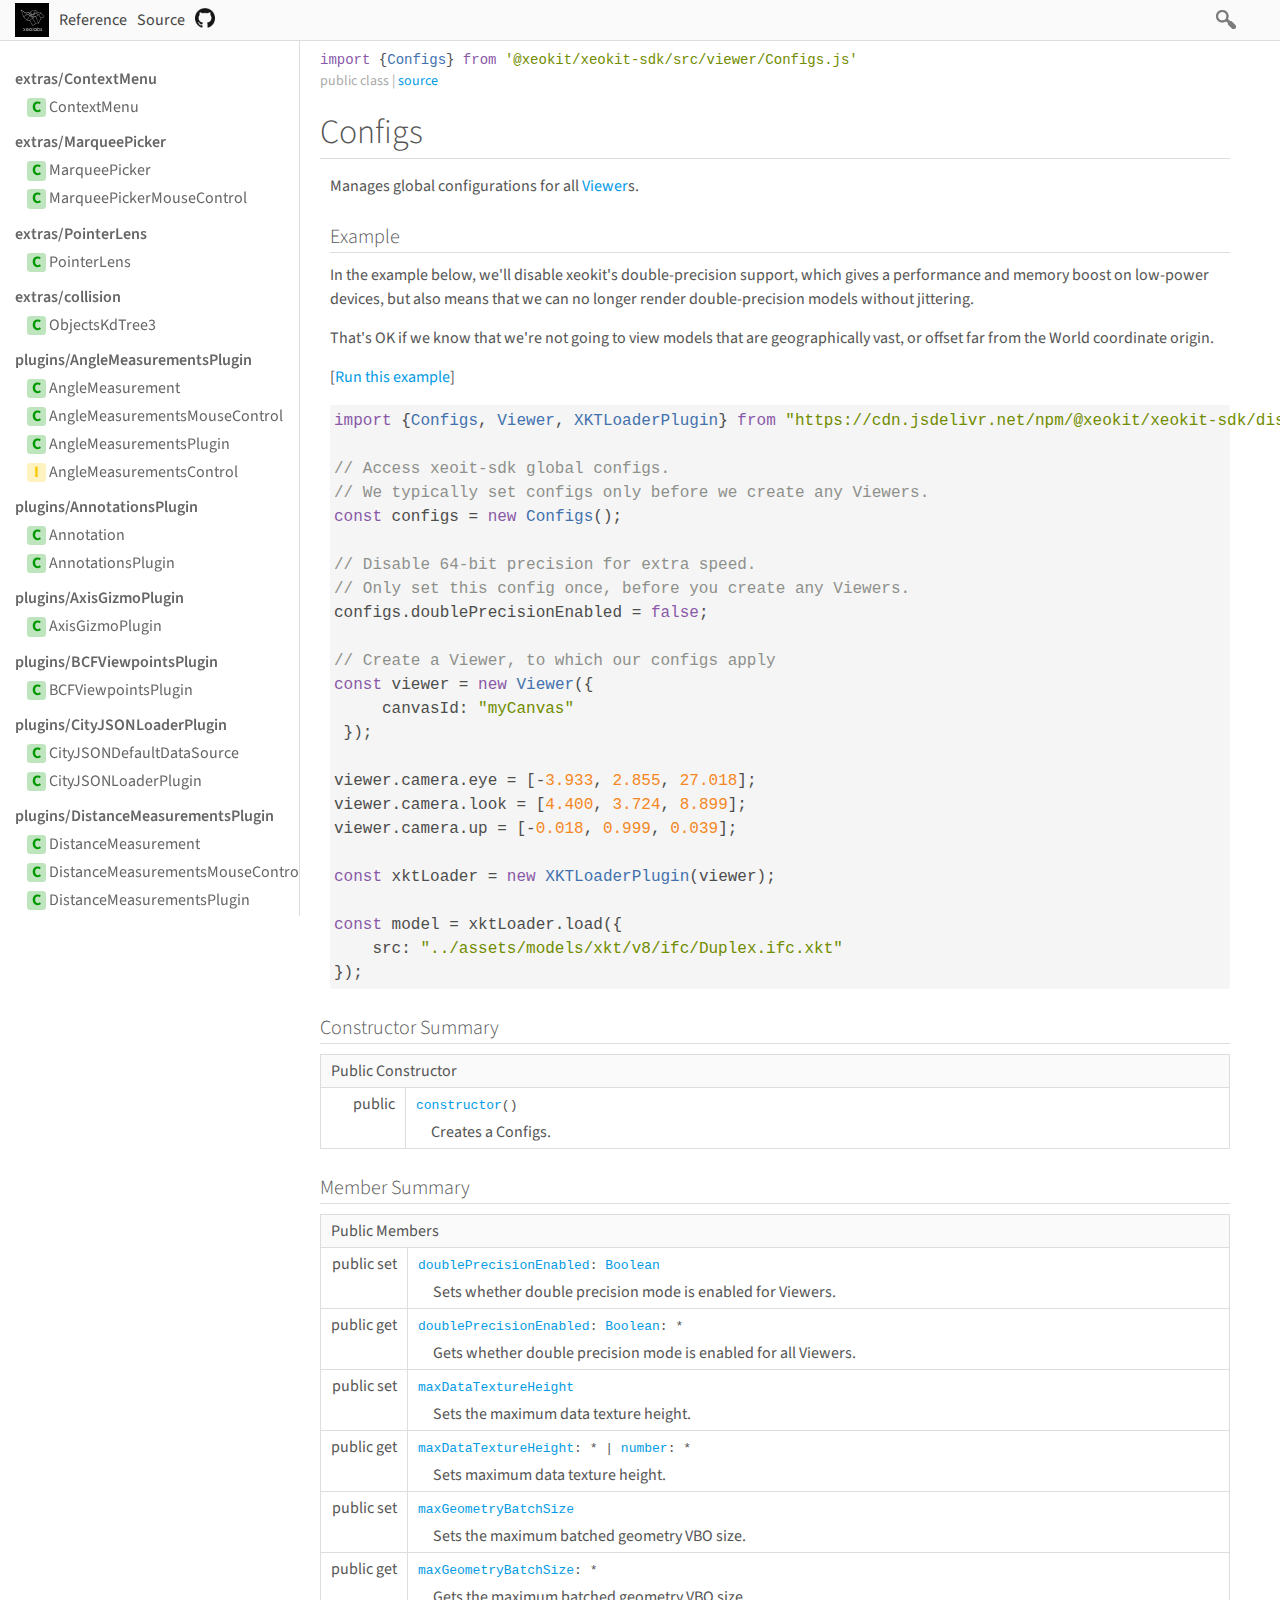
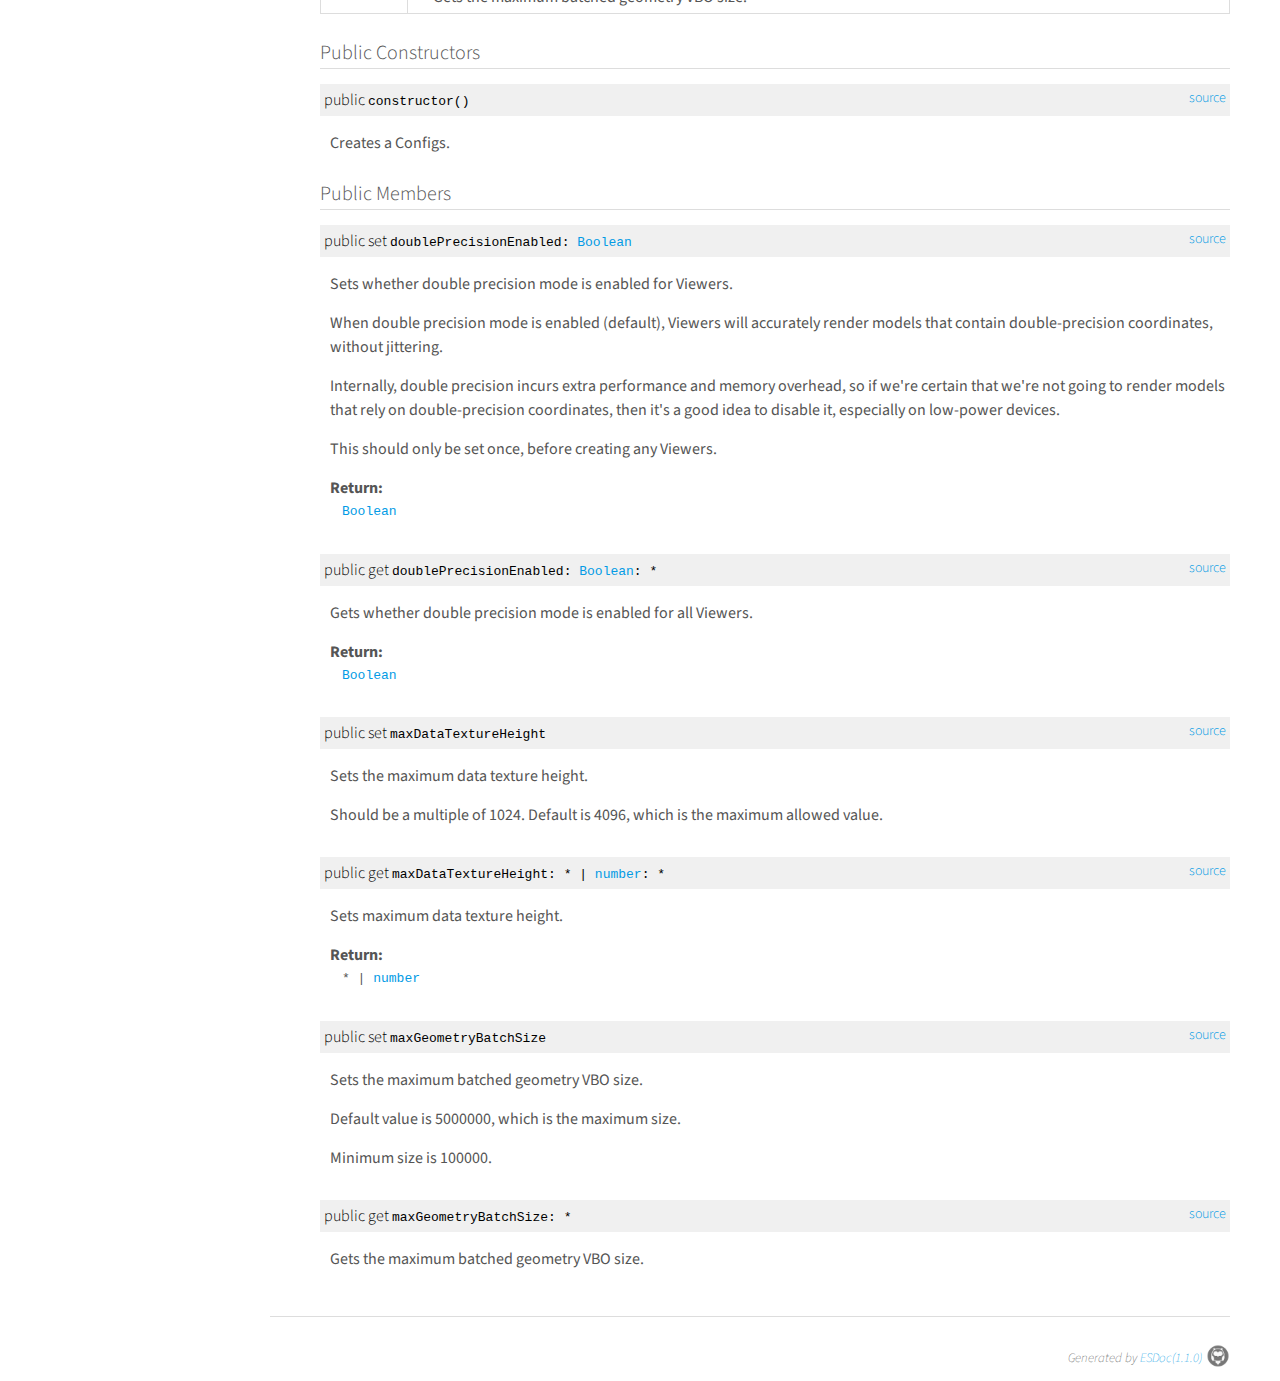
<file: xeokit/docs/class/src/viewer/Configs.js~Configs.html>
<!DOCTYPE html>
<html>
<head>
  <meta charset="utf-8">
  <base data-ice="baseUrl" href="../../../">
  <title data-ice="title">Configs | xeokit-sdk</title>
  <link type="text/css" rel="stylesheet" href="css/style.css">
  <link type="text/css" rel="stylesheet" href="css/prettify-tomorrow.css">
  <script src="script/prettify/prettify.js"></script>
  <script src="script/manual.js"></script>
<meta name="description" content="3D engineering graphics in the browser"><meta property="og:type" content="website"><meta property="og:url" content="http://xeokit.io"><meta property="og:site_name" content="xeokit-sdk"><meta property="og:title" content="xeokit-sdk"><meta property="og:image" content="./images/logo.jpg"><meta property="og:description" content="3D engineering graphics in the browser"><meta property="og:author" content="http://xeolabs.com"><meta property="twitter:card" content="summary"><meta property="twitter:title" content="xeokit-sdk"><meta property="twitter:description" content="3D engineering graphics in the browser"><meta property="twitter:image" content="./images/logo.jpg"></head>
<body class="layout-container" data-ice="rootContainer">

<header>
  <a href="./" style="display: flex; align-items: center;"><img src="./image/brand_logo.jpg" style="width:34px;"></a>
  
  <a href="identifiers.html">Reference</a>
  <a href="source.html">Source</a>
  
  <div class="search-box">
  <span>
    <img src="./image/search.png">
    <span class="search-input-edge"></span><input class="search-input"><span class="search-input-edge"></span>
  </span>
    <ul class="search-result"></ul>
  </div>
<a style="position:relative; top:3px;" href="https://github.com/xeokit/xeokit-sdk"><img width="20px" src="./image/github.png"></a></header>

<nav class="navigation" data-ice="nav"><div>
  <ul>
    
  <li data-ice="doc"><a data-ice="dirPath" class="nav-dir-path" href="identifiers.html#extras-contextmenu">extras/ContextMenu</a><span data-ice="kind" class="kind-class">C</span><span data-ice="name"><span><a href="class/src/extras/ContextMenu/ContextMenu.js~ContextMenu.html">ContextMenu</a></span></span></li>
<li data-ice="doc"><a data-ice="dirPath" class="nav-dir-path" href="identifiers.html#extras-marqueepicker">extras/MarqueePicker</a><span data-ice="kind" class="kind-class">C</span><span data-ice="name"><span><a href="class/src/extras/MarqueePicker/MarqueePicker.js~MarqueePicker.html">MarqueePicker</a></span></span></li>
<li data-ice="doc"><span data-ice="kind" class="kind-class">C</span><span data-ice="name"><span><a href="class/src/extras/MarqueePicker/MarqueePickerMouseControl.js~MarqueePickerMouseControl.html">MarqueePickerMouseControl</a></span></span></li>
<li data-ice="doc"><a data-ice="dirPath" class="nav-dir-path" href="identifiers.html#extras-pointerlens">extras/PointerLens</a><span data-ice="kind" class="kind-class">C</span><span data-ice="name"><span><a href="class/src/extras/PointerLens/PointerLens.js~PointerLens.html">PointerLens</a></span></span></li>
<li data-ice="doc"><a data-ice="dirPath" class="nav-dir-path" href="identifiers.html#extras-collision">extras/collision</a><span data-ice="kind" class="kind-class">C</span><span data-ice="name"><span><a href="class/src/extras/collision/ObjectsKdTree3.js~ObjectsKdTree3.html">ObjectsKdTree3</a></span></span></li>
<li data-ice="doc"><a data-ice="dirPath" class="nav-dir-path" href="identifiers.html#plugins-anglemeasurementsplugin">plugins/AngleMeasurementsPlugin</a><span data-ice="kind" class="kind-class">C</span><span data-ice="name"><span><a href="class/src/plugins/AngleMeasurementsPlugin/AngleMeasurement.js~AngleMeasurement.html">AngleMeasurement</a></span></span></li>
<li data-ice="doc"><span data-ice="kind" class="kind-class">C</span><span data-ice="name"><span><a href="class/src/plugins/AngleMeasurementsPlugin/AngleMeasurementsMouseControl.js~AngleMeasurementsMouseControl.html">AngleMeasurementsMouseControl</a></span></span></li>
<li data-ice="doc"><span data-ice="kind" class="kind-class">C</span><span data-ice="name"><span><a href="class/src/plugins/AngleMeasurementsPlugin/AngleMeasurementsPlugin.js~AngleMeasurementsPlugin.html">AngleMeasurementsPlugin</a></span></span></li>
<li data-ice="doc"><span data-ice="kind" class="kind-interface">I</span><span data-ice="name"><span><a href="class/src/plugins/AngleMeasurementsPlugin/AngleMeasurementsControl.js~AngleMeasurementsControl.html">AngleMeasurementsControl</a></span></span></li>
<li data-ice="doc"><a data-ice="dirPath" class="nav-dir-path" href="identifiers.html#plugins-annotationsplugin">plugins/AnnotationsPlugin</a><span data-ice="kind" class="kind-class">C</span><span data-ice="name"><span><a href="class/src/plugins/AnnotationsPlugin/Annotation.js~Annotation.html">Annotation</a></span></span></li>
<li data-ice="doc"><span data-ice="kind" class="kind-class">C</span><span data-ice="name"><span><a href="class/src/plugins/AnnotationsPlugin/AnnotationsPlugin.js~AnnotationsPlugin.html">AnnotationsPlugin</a></span></span></li>
<li data-ice="doc"><a data-ice="dirPath" class="nav-dir-path" href="identifiers.html#plugins-axisgizmoplugin">plugins/AxisGizmoPlugin</a><span data-ice="kind" class="kind-class">C</span><span data-ice="name"><span><a href="class/src/plugins/AxisGizmoPlugin/AxisGizmoPlugin.js~AxisGizmoPlugin.html">AxisGizmoPlugin</a></span></span></li>
<li data-ice="doc"><a data-ice="dirPath" class="nav-dir-path" href="identifiers.html#plugins-bcfviewpointsplugin">plugins/BCFViewpointsPlugin</a><span data-ice="kind" class="kind-class">C</span><span data-ice="name"><span><a href="class/src/plugins/BCFViewpointsPlugin/BCFViewpointsPlugin.js~BCFViewpointsPlugin.html">BCFViewpointsPlugin</a></span></span></li>
<li data-ice="doc"><a data-ice="dirPath" class="nav-dir-path" href="identifiers.html#plugins-cityjsonloaderplugin">plugins/CityJSONLoaderPlugin</a><span data-ice="kind" class="kind-class">C</span><span data-ice="name"><span><a href="class/src/plugins/CityJSONLoaderPlugin/CityJSONDefaultDataSource.js~CityJSONDefaultDataSource.html">CityJSONDefaultDataSource</a></span></span></li>
<li data-ice="doc"><span data-ice="kind" class="kind-class">C</span><span data-ice="name"><span><a href="class/src/plugins/CityJSONLoaderPlugin/CityJSONLoaderPlugin.js~CityJSONLoaderPlugin.html">CityJSONLoaderPlugin</a></span></span></li>
<li data-ice="doc"><a data-ice="dirPath" class="nav-dir-path" href="identifiers.html#plugins-distancemeasurementsplugin">plugins/DistanceMeasurementsPlugin</a><span data-ice="kind" class="kind-class">C</span><span data-ice="name"><span><a href="class/src/plugins/DistanceMeasurementsPlugin/DistanceMeasurement.js~DistanceMeasurement.html">DistanceMeasurement</a></span></span></li>
<li data-ice="doc"><span data-ice="kind" class="kind-class">C</span><span data-ice="name"><span><a href="class/src/plugins/DistanceMeasurementsPlugin/DistanceMeasurementsMouseControl.js~DistanceMeasurementsMouseControl.html">DistanceMeasurementsMouseControl</a></span></span></li>
<li data-ice="doc"><span data-ice="kind" class="kind-class">C</span><span data-ice="name"><span><a href="class/src/plugins/DistanceMeasurementsPlugin/DistanceMeasurementsPlugin.js~DistanceMeasurementsPlugin.html">DistanceMeasurementsPlugin</a></span></span></li>
<li data-ice="doc"><span data-ice="kind" class="kind-interface">I</span><span data-ice="name"><span><a href="class/src/plugins/DistanceMeasurementsPlugin/DistanceMeasurementsControl.js~DistanceMeasurementsControl.html">DistanceMeasurementsControl</a></span></span></li>
<li data-ice="doc"><a data-ice="dirPath" class="nav-dir-path" href="identifiers.html#plugins-facealignedsectionplanesplugin">plugins/FaceAlignedSectionPlanesPlugin</a><span data-ice="kind" class="kind-class">C</span><span data-ice="name"><span><a href="class/src/plugins/FaceAlignedSectionPlanesPlugin/FaceAlignedSectionPlanesControl.js~FaceAlignedSectionPlanesControl.html">FaceAlignedSectionPlanesControl</a></span></span></li>
<li data-ice="doc"><span data-ice="kind" class="kind-class">C</span><span data-ice="name"><span><a href="class/src/plugins/FaceAlignedSectionPlanesPlugin/FaceAlignedSectionPlanesPlugin.js~FaceAlignedSectionPlanesPlugin.html">FaceAlignedSectionPlanesPlugin</a></span></span></li>
<li data-ice="doc"><a data-ice="dirPath" class="nav-dir-path" href="identifiers.html#plugins-fastnavplugin">plugins/FastNavPlugin</a><span data-ice="kind" class="kind-class">C</span><span data-ice="name"><span><a href="class/src/plugins/FastNavPlugin/FastNavPlugin.js~FastNavPlugin.html">FastNavPlugin</a></span></span></li>
<li data-ice="doc"><a data-ice="dirPath" class="nav-dir-path" href="identifiers.html#plugins-gltfloaderplugin">plugins/GLTFLoaderPlugin</a><span data-ice="kind" class="kind-class">C</span><span data-ice="name"><span><a href="class/src/plugins/GLTFLoaderPlugin/GLTFDefaultDataSource.js~GLTFDefaultDataSource.html">GLTFDefaultDataSource</a></span></span></li>
<li data-ice="doc"><span data-ice="kind" class="kind-class">C</span><span data-ice="name"><span><a href="class/src/plugins/GLTFLoaderPlugin/GLTFLoaderPlugin.js~GLTFLoaderPlugin.html">GLTFLoaderPlugin</a></span></span></li>
<li data-ice="doc"><a data-ice="dirPath" class="nav-dir-path" href="identifiers.html#plugins-lasloaderplugin">plugins/LASLoaderPlugin</a><span data-ice="kind" class="kind-class">C</span><span data-ice="name"><span><a href="class/src/plugins/LASLoaderPlugin/LASDefaultDataSource.js~LASDefaultDataSource.html">LASDefaultDataSource</a></span></span></li>
<li data-ice="doc"><span data-ice="kind" class="kind-class">C</span><span data-ice="name"><span><a href="class/src/plugins/LASLoaderPlugin/LASLoaderPlugin.js~LASLoaderPlugin.html">LASLoaderPlugin</a></span></span></li>
<li data-ice="doc"><a data-ice="dirPath" class="nav-dir-path" href="identifiers.html#plugins-navcubeplugin">plugins/NavCubePlugin</a><span data-ice="kind" class="kind-class">C</span><span data-ice="name"><span><a href="class/src/plugins/NavCubePlugin/NavCubePlugin.js~NavCubePlugin.html">NavCubePlugin</a></span></span></li>
<li data-ice="doc"><a data-ice="dirPath" class="nav-dir-path" href="identifiers.html#plugins-objloaderplugin">plugins/OBJLoaderPlugin</a><span data-ice="kind" class="kind-class">C</span><span data-ice="name"><span><a href="class/src/plugins/OBJLoaderPlugin/OBJLoaderPlugin.js~OBJLoaderPlugin.html">OBJLoaderPlugin</a></span></span></li>
<li data-ice="doc"><a data-ice="dirPath" class="nav-dir-path" href="identifiers.html#plugins-stlloaderplugin">plugins/STLLoaderPlugin</a><span data-ice="kind" class="kind-class">C</span><span data-ice="name"><span><a href="class/src/plugins/STLLoaderPlugin/STLDefaultDataSource.js~STLDefaultDataSource.html">STLDefaultDataSource</a></span></span></li>
<li data-ice="doc"><span data-ice="kind" class="kind-class">C</span><span data-ice="name"><span><a href="class/src/plugins/STLLoaderPlugin/STLLoaderPlugin.js~STLLoaderPlugin.html">STLLoaderPlugin</a></span></span></li>
<li data-ice="doc"><a data-ice="dirPath" class="nav-dir-path" href="identifiers.html#plugins-sectionplanesplugin">plugins/SectionPlanesPlugin</a><span data-ice="kind" class="kind-class">C</span><span data-ice="name"><span><a href="class/src/plugins/SectionPlanesPlugin/SectionPlanesPlugin.js~SectionPlanesPlugin.html">SectionPlanesPlugin</a></span></span></li>
<li data-ice="doc"><a data-ice="dirPath" class="nav-dir-path" href="identifiers.html#plugins-skyboxesplugin">plugins/SkyboxesPlugin</a><span data-ice="kind" class="kind-class">C</span><span data-ice="name"><span><a href="class/src/plugins/SkyboxesPlugin/SkyboxesPlugin.js~SkyboxesPlugin.html">SkyboxesPlugin</a></span></span></li>
<li data-ice="doc"><a data-ice="dirPath" class="nav-dir-path" href="identifiers.html#plugins-storeyviewsplugin">plugins/StoreyViewsPlugin</a><span data-ice="kind" class="kind-class">C</span><span data-ice="name"><span><a href="class/src/plugins/StoreyViewsPlugin/Storey.js~Storey.html">Storey</a></span></span></li>
<li data-ice="doc"><span data-ice="kind" class="kind-class">C</span><span data-ice="name"><span><a href="class/src/plugins/StoreyViewsPlugin/StoreyMap.js~StoreyMap.html">StoreyMap</a></span></span></li>
<li data-ice="doc"><span data-ice="kind" class="kind-class">C</span><span data-ice="name"><span><a href="class/src/plugins/StoreyViewsPlugin/StoreyViewsPlugin.js~StoreyViewsPlugin.html">StoreyViewsPlugin</a></span></span></li>
<li data-ice="doc"><a data-ice="dirPath" class="nav-dir-path" href="identifiers.html#plugins-treeviewplugin">plugins/TreeViewPlugin</a><span data-ice="kind" class="kind-class">C</span><span data-ice="name"><span><a href="class/src/plugins/TreeViewPlugin/RenderService.js~RenderService.html">RenderService</a></span></span></li>
<li data-ice="doc"><span data-ice="kind" class="kind-class">C</span><span data-ice="name"><span><a href="class/src/plugins/TreeViewPlugin/TreeViewPlugin.js~TreeViewPlugin.html">TreeViewPlugin</a></span></span></li>
<li data-ice="doc"><span data-ice="kind" class="kind-interface">I</span><span data-ice="name"><span><a href="class/src/plugins/TreeViewPlugin/TreeViewNode.js~TreeViewNode.html">TreeViewNode</a></span></span></li>
<li data-ice="doc"><a data-ice="dirPath" class="nav-dir-path" href="identifiers.html#plugins-viewcullplugin">plugins/ViewCullPlugin</a><span data-ice="kind" class="kind-class">C</span><span data-ice="name"><span><a href="class/src/plugins/ViewCullPlugin/ViewCullPlugin.js~ViewCullPlugin.html">ViewCullPlugin</a></span></span></li>
<li data-ice="doc"><a data-ice="dirPath" class="nav-dir-path" href="identifiers.html#plugins-webifcloaderplugin">plugins/WebIFCLoaderPlugin</a><span data-ice="kind" class="kind-class">C</span><span data-ice="name"><span><a href="class/src/plugins/WebIFCLoaderPlugin/WebIFCDefaultDataSource.js~WebIFCDefaultDataSource.html">WebIFCDefaultDataSource</a></span></span></li>
<li data-ice="doc"><span data-ice="kind" class="kind-class">C</span><span data-ice="name"><span><a href="class/src/plugins/WebIFCLoaderPlugin/WebIFCLoaderPlugin.js~WebIFCLoaderPlugin.html">WebIFCLoaderPlugin</a></span></span></li>
<li data-ice="doc"><a data-ice="dirPath" class="nav-dir-path" href="identifiers.html#plugins-xktloaderplugin">plugins/XKTLoaderPlugin</a><span data-ice="kind" class="kind-class">C</span><span data-ice="name"><span><a href="class/src/plugins/XKTLoaderPlugin/XKTDefaultDataSource.js~XKTDefaultDataSource.html">XKTDefaultDataSource</a></span></span></li>
<li data-ice="doc"><span data-ice="kind" class="kind-class">C</span><span data-ice="name"><span><a href="class/src/plugins/XKTLoaderPlugin/XKTLoaderPlugin.js~XKTLoaderPlugin.html">XKTLoaderPlugin</a></span></span></li>
<li data-ice="doc"><a data-ice="dirPath" class="nav-dir-path" href="identifiers.html#plugins-xml3dloaderplugin">plugins/XML3DLoaderPlugin</a><span data-ice="kind" class="kind-class">C</span><span data-ice="name"><span><a href="class/src/plugins/XML3DLoaderPlugin/XML3DLoaderPlugin.js~XML3DLoaderPlugin.html">XML3DLoaderPlugin</a></span></span></li>
<li data-ice="doc"><a data-ice="dirPath" class="nav-dir-path" href="identifiers.html#viewer">viewer</a><span data-ice="kind" class="kind-class">C</span><span data-ice="name"><span><a href="class/src/viewer/Configs.js~Configs.html">Configs</a></span></span></li>
<li data-ice="doc"><span data-ice="kind" class="kind-class">C</span><span data-ice="name"><span><a href="class/src/viewer/Plugin.js~Plugin.html">Plugin</a></span></span></li>
<li data-ice="doc"><span data-ice="kind" class="kind-class">C</span><span data-ice="name"><span><a href="class/src/viewer/Viewer.js~Viewer.html">Viewer</a></span></span></li>
<li data-ice="doc"><a data-ice="dirPath" class="nav-dir-path" href="identifiers.html#viewer-localization">viewer/localization</a><span data-ice="kind" class="kind-class">C</span><span data-ice="name"><span><a href="class/src/viewer/localization/LocaleService.js~LocaleService.html">LocaleService</a></span></span></li>
<li data-ice="doc"><a data-ice="dirPath" class="nav-dir-path" href="identifiers.html#viewer-metadata">viewer/metadata</a><span data-ice="kind" class="kind-class">C</span><span data-ice="name"><span><a href="class/src/viewer/metadata/MetaModel.js~MetaModel.html">MetaModel</a></span></span></li>
<li data-ice="doc"><span data-ice="kind" class="kind-class">C</span><span data-ice="name"><span><a href="class/src/viewer/metadata/MetaObject.js~MetaObject.html">MetaObject</a></span></span></li>
<li data-ice="doc"><span data-ice="kind" class="kind-class">C</span><span data-ice="name"><span><a href="class/src/viewer/metadata/MetaScene.js~MetaScene.html">MetaScene</a></span></span></li>
<li data-ice="doc"><span data-ice="kind" class="kind-class">C</span><span data-ice="name"><span><a href="class/src/viewer/metadata/Property.js~Property.html">Property</a></span></span></li>
<li data-ice="doc"><span data-ice="kind" class="kind-class">C</span><span data-ice="name"><span><a href="class/src/viewer/metadata/PropertySet.js~PropertySet.html">PropertySet</a></span></span></li>
<li data-ice="doc"><span data-ice="kind" class="kind-variable">V</span><span data-ice="name"><span><a href="variable/index.html#static-variable-IFCObjectDefaultColors">IFCObjectDefaultColors</a></span></span></li>
<li data-ice="doc"><span data-ice="kind" class="kind-variable">V</span><span data-ice="name"><span><a href="variable/index.html#static-variable-IFCObjectDefaults">IFCObjectDefaults</a></span></span></li>
<li data-ice="doc"><a data-ice="dirPath" class="nav-dir-path" href="identifiers.html#viewer-scene">viewer/scene</a><span data-ice="kind" class="kind-class">C</span><span data-ice="name"><span><a href="class/src/viewer/scene/Component.js~Component.html">Component</a></span></span></li>
<li data-ice="doc"><span data-ice="kind" class="kind-interface">I</span><span data-ice="name"><span><a href="class/src/viewer/scene/Entity.js~Entity.html">Entity</a></span></span></li>
<li data-ice="doc"><span data-ice="kind" class="kind-variable">V</span><span data-ice="name"><span><a href="variable/index.html#static-variable-stats">stats</a></span></span></li>
<li data-ice="doc"><a data-ice="dirPath" class="nav-dir-path" href="identifiers.html#viewer-scene-bitmap">viewer/scene/Bitmap</a><span data-ice="kind" class="kind-class">C</span><span data-ice="name"><span><a href="class/src/viewer/scene/Bitmap/Bitmap.js~Bitmap.html">Bitmap</a></span></span></li>
<li data-ice="doc"><a data-ice="dirPath" class="nav-dir-path" href="identifiers.html#viewer-scene-cameracontrol">viewer/scene/CameraControl</a><span data-ice="kind" class="kind-class">C</span><span data-ice="name"><span><a href="class/src/viewer/scene/CameraControl/CameraControl.js~CameraControl.html">CameraControl</a></span></span></li>
<li data-ice="doc"><a data-ice="dirPath" class="nav-dir-path" href="identifiers.html#viewer-scene-imageplane">viewer/scene/ImagePlane</a><span data-ice="kind" class="kind-class">C</span><span data-ice="name"><span><a href="class/src/viewer/scene/ImagePlane/ImagePlane.js~ImagePlane.html">ImagePlane</a></span></span></li>
<li data-ice="doc"><a data-ice="dirPath" class="nav-dir-path" href="identifiers.html#viewer-scene-lineset">viewer/scene/LineSet</a><span data-ice="kind" class="kind-class">C</span><span data-ice="name"><span><a href="class/src/viewer/scene/LineSet/LineSet.js~LineSet.html">LineSet</a></span></span></li>
<li data-ice="doc"><a data-ice="dirPath" class="nav-dir-path" href="identifiers.html#viewer-scene-camera">viewer/scene/camera</a><span data-ice="kind" class="kind-class">C</span><span data-ice="name"><span><a href="class/src/viewer/scene/camera/Camera.js~Camera.html">Camera</a></span></span></li>
<li data-ice="doc"><span data-ice="kind" class="kind-class">C</span><span data-ice="name"><span><a href="class/src/viewer/scene/camera/CameraFlightAnimation.js~CameraFlightAnimation.html">CameraFlightAnimation</a></span></span></li>
<li data-ice="doc"><span data-ice="kind" class="kind-class">C</span><span data-ice="name"><span><a href="class/src/viewer/scene/camera/CameraPath.js~CameraPath.html">CameraPath</a></span></span></li>
<li data-ice="doc"><span data-ice="kind" class="kind-class">C</span><span data-ice="name"><span><a href="class/src/viewer/scene/camera/CameraPathAnimation.js~CameraPathAnimation.html">CameraPathAnimation</a></span></span></li>
<li data-ice="doc"><span data-ice="kind" class="kind-class">C</span><span data-ice="name"><span><a href="class/src/viewer/scene/camera/CustomProjection.js~CustomProjection.html">CustomProjection</a></span></span></li>
<li data-ice="doc"><span data-ice="kind" class="kind-class">C</span><span data-ice="name"><span><a href="class/src/viewer/scene/camera/Frustum.js~Frustum.html">Frustum</a></span></span></li>
<li data-ice="doc"><span data-ice="kind" class="kind-class">C</span><span data-ice="name"><span><a href="class/src/viewer/scene/camera/Ortho.js~Ortho.html">Ortho</a></span></span></li>
<li data-ice="doc"><span data-ice="kind" class="kind-class">C</span><span data-ice="name"><span><a href="class/src/viewer/scene/camera/Perspective.js~Perspective.html">Perspective</a></span></span></li>
<li data-ice="doc"><a data-ice="dirPath" class="nav-dir-path" href="identifiers.html#viewer-scene-canvas">viewer/scene/canvas</a><span data-ice="kind" class="kind-class">C</span><span data-ice="name"><span><a href="class/src/viewer/scene/canvas/Canvas.js~Canvas.html">Canvas</a></span></span></li>
<li data-ice="doc"><span data-ice="kind" class="kind-class">C</span><span data-ice="name"><span><a href="class/src/viewer/scene/canvas/Spinner.js~Spinner.html">Spinner</a></span></span></li>
<li data-ice="doc"><a data-ice="dirPath" class="nav-dir-path" href="identifiers.html#viewer-scene-constants">viewer/scene/constants</a><span data-ice="kind" class="kind-variable">V</span><span data-ice="name"><span><a href="variable/index.html#static-variable-AlphaFormat">AlphaFormat</a></span></span></li>
<li data-ice="doc"><span data-ice="kind" class="kind-variable">V</span><span data-ice="name"><span><a href="variable/index.html#static-variable-ByteType">ByteType</a></span></span></li>
<li data-ice="doc"><span data-ice="kind" class="kind-variable">V</span><span data-ice="name"><span><a href="variable/index.html#static-variable-ClampToEdgeWrapping">ClampToEdgeWrapping</a></span></span></li>
<li data-ice="doc"><span data-ice="kind" class="kind-variable">V</span><span data-ice="name"><span><a href="variable/index.html#static-variable-CompressedMediaType">CompressedMediaType</a></span></span></li>
<li data-ice="doc"><span data-ice="kind" class="kind-variable">V</span><span data-ice="name"><span><a href="variable/index.html#static-variable-DepthFormat">DepthFormat</a></span></span></li>
<li data-ice="doc"><span data-ice="kind" class="kind-variable">V</span><span data-ice="name"><span><a href="variable/index.html#static-variable-DepthStencilFormat">DepthStencilFormat</a></span></span></li>
<li data-ice="doc"><span data-ice="kind" class="kind-variable">V</span><span data-ice="name"><span><a href="variable/index.html#static-variable-FloatType">FloatType</a></span></span></li>
<li data-ice="doc"><span data-ice="kind" class="kind-variable">V</span><span data-ice="name"><span><a href="variable/index.html#static-variable-GIFMediaType">GIFMediaType</a></span></span></li>
<li data-ice="doc"><span data-ice="kind" class="kind-variable">V</span><span data-ice="name"><span><a href="variable/index.html#static-variable-HalfFloatType">HalfFloatType</a></span></span></li>
<li data-ice="doc"><span data-ice="kind" class="kind-variable">V</span><span data-ice="name"><span><a href="variable/index.html#static-variable-IntType">IntType</a></span></span></li>
<li data-ice="doc"><span data-ice="kind" class="kind-variable">V</span><span data-ice="name"><span><a href="variable/index.html#static-variable-JPEGMediaType">JPEGMediaType</a></span></span></li>
<li data-ice="doc"><span data-ice="kind" class="kind-variable">V</span><span data-ice="name"><span><a href="variable/index.html#static-variable-LinearEncoding">LinearEncoding</a></span></span></li>
<li data-ice="doc"><span data-ice="kind" class="kind-variable">V</span><span data-ice="name"><span><a href="variable/index.html#static-variable-LinearFilter">LinearFilter</a></span></span></li>
<li data-ice="doc"><span data-ice="kind" class="kind-variable">V</span><span data-ice="name"><span><a href="variable/index.html#static-variable-LinearMipMapLinearFilter">LinearMipMapLinearFilter</a></span></span></li>
<li data-ice="doc"><span data-ice="kind" class="kind-variable">V</span><span data-ice="name"><span><a href="variable/index.html#static-variable-LinearMipMapNearestFilter">LinearMipMapNearestFilter</a></span></span></li>
<li data-ice="doc"><span data-ice="kind" class="kind-variable">V</span><span data-ice="name"><span><a href="variable/index.html#static-variable-LinearMipmapLinearFilter">LinearMipmapLinearFilter</a></span></span></li>
<li data-ice="doc"><span data-ice="kind" class="kind-variable">V</span><span data-ice="name"><span><a href="variable/index.html#static-variable-LinearMipmapNearestFilter">LinearMipmapNearestFilter</a></span></span></li>
<li data-ice="doc"><span data-ice="kind" class="kind-variable">V</span><span data-ice="name"><span><a href="variable/index.html#static-variable-LuminanceAlphaFormat">LuminanceAlphaFormat</a></span></span></li>
<li data-ice="doc"><span data-ice="kind" class="kind-variable">V</span><span data-ice="name"><span><a href="variable/index.html#static-variable-LuminanceFormat">LuminanceFormat</a></span></span></li>
<li data-ice="doc"><span data-ice="kind" class="kind-variable">V</span><span data-ice="name"><span><a href="variable/index.html#static-variable-MirroredRepeatWrapping">MirroredRepeatWrapping</a></span></span></li>
<li data-ice="doc"><span data-ice="kind" class="kind-variable">V</span><span data-ice="name"><span><a href="variable/index.html#static-variable-NearestFilter">NearestFilter</a></span></span></li>
<li data-ice="doc"><span data-ice="kind" class="kind-variable">V</span><span data-ice="name"><span><a href="variable/index.html#static-variable-NearestMipMapLinearFilter">NearestMipMapLinearFilter</a></span></span></li>
<li data-ice="doc"><span data-ice="kind" class="kind-variable">V</span><span data-ice="name"><span><a href="variable/index.html#static-variable-NearestMipMapNearestFilter">NearestMipMapNearestFilter</a></span></span></li>
<li data-ice="doc"><span data-ice="kind" class="kind-variable">V</span><span data-ice="name"><span><a href="variable/index.html#static-variable-NearestMipmapLinearFilter">NearestMipmapLinearFilter</a></span></span></li>
<li data-ice="doc"><span data-ice="kind" class="kind-variable">V</span><span data-ice="name"><span><a href="variable/index.html#static-variable-NearestMipmapNearestFilter">NearestMipmapNearestFilter</a></span></span></li>
<li data-ice="doc"><span data-ice="kind" class="kind-variable">V</span><span data-ice="name"><span><a href="variable/index.html#static-variable-PNGMediaType">PNGMediaType</a></span></span></li>
<li data-ice="doc"><span data-ice="kind" class="kind-variable">V</span><span data-ice="name"><span><a href="variable/index.html#static-variable-RGBAFormat">RGBAFormat</a></span></span></li>
<li data-ice="doc"><span data-ice="kind" class="kind-variable">V</span><span data-ice="name"><span><a href="variable/index.html#static-variable-RGBAIntegerFormat">RGBAIntegerFormat</a></span></span></li>
<li data-ice="doc"><span data-ice="kind" class="kind-variable">V</span><span data-ice="name"><span><a href="variable/index.html#static-variable-RGBA_ASTC_10x10_Format">RGBA_ASTC_10x10_Format</a></span></span></li>
<li data-ice="doc"><span data-ice="kind" class="kind-variable">V</span><span data-ice="name"><span><a href="variable/index.html#static-variable-RGBA_ASTC_10x5_Format">RGBA_ASTC_10x5_Format</a></span></span></li>
<li data-ice="doc"><span data-ice="kind" class="kind-variable">V</span><span data-ice="name"><span><a href="variable/index.html#static-variable-RGBA_ASTC_10x6_Format">RGBA_ASTC_10x6_Format</a></span></span></li>
<li data-ice="doc"><span data-ice="kind" class="kind-variable">V</span><span data-ice="name"><span><a href="variable/index.html#static-variable-RGBA_ASTC_10x8_Format">RGBA_ASTC_10x8_Format</a></span></span></li>
<li data-ice="doc"><span data-ice="kind" class="kind-variable">V</span><span data-ice="name"><span><a href="variable/index.html#static-variable-RGBA_ASTC_12x10_Format">RGBA_ASTC_12x10_Format</a></span></span></li>
<li data-ice="doc"><span data-ice="kind" class="kind-variable">V</span><span data-ice="name"><span><a href="variable/index.html#static-variable-RGBA_ASTC_12x12_Format">RGBA_ASTC_12x12_Format</a></span></span></li>
<li data-ice="doc"><span data-ice="kind" class="kind-variable">V</span><span data-ice="name"><span><a href="variable/index.html#static-variable-RGBA_ASTC_4x4_Format">RGBA_ASTC_4x4_Format</a></span></span></li>
<li data-ice="doc"><span data-ice="kind" class="kind-variable">V</span><span data-ice="name"><span><a href="variable/index.html#static-variable-RGBA_ASTC_5x4_Format">RGBA_ASTC_5x4_Format</a></span></span></li>
<li data-ice="doc"><span data-ice="kind" class="kind-variable">V</span><span data-ice="name"><span><a href="variable/index.html#static-variable-RGBA_ASTC_5x5_Format">RGBA_ASTC_5x5_Format</a></span></span></li>
<li data-ice="doc"><span data-ice="kind" class="kind-variable">V</span><span data-ice="name"><span><a href="variable/index.html#static-variable-RGBA_ASTC_6x5_Format">RGBA_ASTC_6x5_Format</a></span></span></li>
<li data-ice="doc"><span data-ice="kind" class="kind-variable">V</span><span data-ice="name"><span><a href="variable/index.html#static-variable-RGBA_ASTC_6x6_Format">RGBA_ASTC_6x6_Format</a></span></span></li>
<li data-ice="doc"><span data-ice="kind" class="kind-variable">V</span><span data-ice="name"><span><a href="variable/index.html#static-variable-RGBA_ASTC_8x5_Format">RGBA_ASTC_8x5_Format</a></span></span></li>
<li data-ice="doc"><span data-ice="kind" class="kind-variable">V</span><span data-ice="name"><span><a href="variable/index.html#static-variable-RGBA_ASTC_8x6_Format">RGBA_ASTC_8x6_Format</a></span></span></li>
<li data-ice="doc"><span data-ice="kind" class="kind-variable">V</span><span data-ice="name"><span><a href="variable/index.html#static-variable-RGBA_ASTC_8x8_Format">RGBA_ASTC_8x8_Format</a></span></span></li>
<li data-ice="doc"><span data-ice="kind" class="kind-variable">V</span><span data-ice="name"><span><a href="variable/index.html#static-variable-RGBA_BPTC_Format">RGBA_BPTC_Format</a></span></span></li>
<li data-ice="doc"><span data-ice="kind" class="kind-variable">V</span><span data-ice="name"><span><a href="variable/index.html#static-variable-RGBA_ETC2_EAC_Format">RGBA_ETC2_EAC_Format</a></span></span></li>
<li data-ice="doc"><span data-ice="kind" class="kind-variable">V</span><span data-ice="name"><span><a href="variable/index.html#static-variable-RGBA_PVRTC_2BPPV1_Format">RGBA_PVRTC_2BPPV1_Format</a></span></span></li>
<li data-ice="doc"><span data-ice="kind" class="kind-variable">V</span><span data-ice="name"><span><a href="variable/index.html#static-variable-RGBA_PVRTC_4BPPV1_Format">RGBA_PVRTC_4BPPV1_Format</a></span></span></li>
<li data-ice="doc"><span data-ice="kind" class="kind-variable">V</span><span data-ice="name"><span><a href="variable/index.html#static-variable-RGBA_S3TC_DXT1_Format">RGBA_S3TC_DXT1_Format</a></span></span></li>
<li data-ice="doc"><span data-ice="kind" class="kind-variable">V</span><span data-ice="name"><span><a href="variable/index.html#static-variable-RGBA_S3TC_DXT3_Format">RGBA_S3TC_DXT3_Format</a></span></span></li>
<li data-ice="doc"><span data-ice="kind" class="kind-variable">V</span><span data-ice="name"><span><a href="variable/index.html#static-variable-RGBA_S3TC_DXT5_Format">RGBA_S3TC_DXT5_Format</a></span></span></li>
<li data-ice="doc"><span data-ice="kind" class="kind-variable">V</span><span data-ice="name"><span><a href="variable/index.html#static-variable-RGBFormat">RGBFormat</a></span></span></li>
<li data-ice="doc"><span data-ice="kind" class="kind-variable">V</span><span data-ice="name"><span><a href="variable/index.html#static-variable-RGB_ETC1_Format">RGB_ETC1_Format</a></span></span></li>
<li data-ice="doc"><span data-ice="kind" class="kind-variable">V</span><span data-ice="name"><span><a href="variable/index.html#static-variable-RGB_ETC2_Format">RGB_ETC2_Format</a></span></span></li>
<li data-ice="doc"><span data-ice="kind" class="kind-variable">V</span><span data-ice="name"><span><a href="variable/index.html#static-variable-RGB_PVRTC_2BPPV1_Format">RGB_PVRTC_2BPPV1_Format</a></span></span></li>
<li data-ice="doc"><span data-ice="kind" class="kind-variable">V</span><span data-ice="name"><span><a href="variable/index.html#static-variable-RGB_PVRTC_4BPPV1_Format">RGB_PVRTC_4BPPV1_Format</a></span></span></li>
<li data-ice="doc"><span data-ice="kind" class="kind-variable">V</span><span data-ice="name"><span><a href="variable/index.html#static-variable-RGB_S3TC_DXT1_Format">RGB_S3TC_DXT1_Format</a></span></span></li>
<li data-ice="doc"><span data-ice="kind" class="kind-variable">V</span><span data-ice="name"><span><a href="variable/index.html#static-variable-RGFormat">RGFormat</a></span></span></li>
<li data-ice="doc"><span data-ice="kind" class="kind-variable">V</span><span data-ice="name"><span><a href="variable/index.html#static-variable-RGIntegerFormat">RGIntegerFormat</a></span></span></li>
<li data-ice="doc"><span data-ice="kind" class="kind-variable">V</span><span data-ice="name"><span><a href="variable/index.html#static-variable-RedFormat">RedFormat</a></span></span></li>
<li data-ice="doc"><span data-ice="kind" class="kind-variable">V</span><span data-ice="name"><span><a href="variable/index.html#static-variable-RedIntegerFormat">RedIntegerFormat</a></span></span></li>
<li data-ice="doc"><span data-ice="kind" class="kind-variable">V</span><span data-ice="name"><span><a href="variable/index.html#static-variable-RepeatWrapping">RepeatWrapping</a></span></span></li>
<li data-ice="doc"><span data-ice="kind" class="kind-variable">V</span><span data-ice="name"><span><a href="variable/index.html#static-variable-ShortType">ShortType</a></span></span></li>
<li data-ice="doc"><span data-ice="kind" class="kind-variable">V</span><span data-ice="name"><span><a href="variable/index.html#static-variable-UnsignedByteType">UnsignedByteType</a></span></span></li>
<li data-ice="doc"><span data-ice="kind" class="kind-variable">V</span><span data-ice="name"><span><a href="variable/index.html#static-variable-UnsignedInt248Type">UnsignedInt248Type</a></span></span></li>
<li data-ice="doc"><span data-ice="kind" class="kind-variable">V</span><span data-ice="name"><span><a href="variable/index.html#static-variable-UnsignedIntType">UnsignedIntType</a></span></span></li>
<li data-ice="doc"><span data-ice="kind" class="kind-variable">V</span><span data-ice="name"><span><a href="variable/index.html#static-variable-UnsignedShort4444Type">UnsignedShort4444Type</a></span></span></li>
<li data-ice="doc"><span data-ice="kind" class="kind-variable">V</span><span data-ice="name"><span><a href="variable/index.html#static-variable-UnsignedShort5551Type">UnsignedShort5551Type</a></span></span></li>
<li data-ice="doc"><span data-ice="kind" class="kind-variable">V</span><span data-ice="name"><span><a href="variable/index.html#static-variable-UnsignedShortType">UnsignedShortType</a></span></span></li>
<li data-ice="doc"><span data-ice="kind" class="kind-variable">V</span><span data-ice="name"><span><a href="variable/index.html#static-variable-sRGBEncoding">sRGBEncoding</a></span></span></li>
<li data-ice="doc"><a data-ice="dirPath" class="nav-dir-path" href="identifiers.html#viewer-scene-geometry">viewer/scene/geometry</a><span data-ice="kind" class="kind-class">C</span><span data-ice="name"><span><a href="class/src/viewer/scene/geometry/Geometry.js~Geometry.html">Geometry</a></span></span></li>
<li data-ice="doc"><span data-ice="kind" class="kind-class">C</span><span data-ice="name"><span><a href="class/src/viewer/scene/geometry/ReadableGeometry.js~ReadableGeometry.html">ReadableGeometry</a></span></span></li>
<li data-ice="doc"><span data-ice="kind" class="kind-class">C</span><span data-ice="name"><span><a href="class/src/viewer/scene/geometry/VBOGeometry.js~VBOGeometry.html">VBOGeometry</a></span></span></li>
<li data-ice="doc"><a data-ice="dirPath" class="nav-dir-path" href="identifiers.html#viewer-scene-geometry-builders">viewer/scene/geometry/builders</a><span data-ice="kind" class="kind-function">F</span><span data-ice="name"><span><a href="function/index.html#static-function-buildBoxGeometry">buildBoxGeometry</a></span></span></li>
<li data-ice="doc"><span data-ice="kind" class="kind-function">F</span><span data-ice="name"><span><a href="function/index.html#static-function-buildBoxLinesGeometry">buildBoxLinesGeometry</a></span></span></li>
<li data-ice="doc"><span data-ice="kind" class="kind-function">F</span><span data-ice="name"><span><a href="function/index.html#static-function-buildBoxLinesGeometryFromAABB">buildBoxLinesGeometryFromAABB</a></span></span></li>
<li data-ice="doc"><span data-ice="kind" class="kind-function">F</span><span data-ice="name"><span><a href="function/index.html#static-function-buildCylinderGeometry">buildCylinderGeometry</a></span></span></li>
<li data-ice="doc"><span data-ice="kind" class="kind-function">F</span><span data-ice="name"><span><a href="function/index.html#static-function-buildGridGeometry">buildGridGeometry</a></span></span></li>
<li data-ice="doc"><span data-ice="kind" class="kind-function">F</span><span data-ice="name"><span><a href="function/index.html#static-function-buildPlaneGeometry">buildPlaneGeometry</a></span></span></li>
<li data-ice="doc"><span data-ice="kind" class="kind-function">F</span><span data-ice="name"><span><a href="function/index.html#static-function-buildPolylineGeometry">buildPolylineGeometry</a></span></span></li>
<li data-ice="doc"><span data-ice="kind" class="kind-function">F</span><span data-ice="name"><span><a href="function/index.html#static-function-buildPolylineGeometryFromCurve">buildPolylineGeometryFromCurve</a></span></span></li>
<li data-ice="doc"><span data-ice="kind" class="kind-function">F</span><span data-ice="name"><span><a href="function/index.html#static-function-buildSphereGeometry">buildSphereGeometry</a></span></span></li>
<li data-ice="doc"><span data-ice="kind" class="kind-function">F</span><span data-ice="name"><span><a href="function/index.html#static-function-buildTorusGeometry">buildTorusGeometry</a></span></span></li>
<li data-ice="doc"><span data-ice="kind" class="kind-function">F</span><span data-ice="name"><span><a href="function/index.html#static-function-buildVectorTextGeometry">buildVectorTextGeometry</a></span></span></li>
<li data-ice="doc"><a data-ice="dirPath" class="nav-dir-path" href="identifiers.html#viewer-scene-geometry-loaders">viewer/scene/geometry/loaders</a><span data-ice="kind" class="kind-function">F</span><span data-ice="name"><span><a href="function/index.html#static-function-load3DSGeometry">load3DSGeometry</a></span></span></li>
<li data-ice="doc"><span data-ice="kind" class="kind-function">F</span><span data-ice="name"><span><a href="function/index.html#static-function-loadOBJGeometry">loadOBJGeometry</a></span></span></li>
<li data-ice="doc"><a data-ice="dirPath" class="nav-dir-path" href="identifiers.html#viewer-scene-input">viewer/scene/input</a><span data-ice="kind" class="kind-class">C</span><span data-ice="name"><span><a href="class/src/viewer/scene/input/Input.js~Input.html">Input</a></span></span></li>
<li data-ice="doc"><a data-ice="dirPath" class="nav-dir-path" href="identifiers.html#viewer-scene-lights">viewer/scene/lights</a><span data-ice="kind" class="kind-class">C</span><span data-ice="name"><span><a href="class/src/viewer/scene/lights/AmbientLight.js~AmbientLight.html">AmbientLight</a></span></span></li>
<li data-ice="doc"><span data-ice="kind" class="kind-class">C</span><span data-ice="name"><span><a href="class/src/viewer/scene/lights/CubeTexture.js~CubeTexture.html">CubeTexture</a></span></span></li>
<li data-ice="doc"><span data-ice="kind" class="kind-class">C</span><span data-ice="name"><span><a href="class/src/viewer/scene/lights/DirLight.js~DirLight.html">DirLight</a></span></span></li>
<li data-ice="doc"><span data-ice="kind" class="kind-class">C</span><span data-ice="name"><span><a href="class/src/viewer/scene/lights/Light.js~Light.html">Light</a></span></span></li>
<li data-ice="doc"><span data-ice="kind" class="kind-class">C</span><span data-ice="name"><span><a href="class/src/viewer/scene/lights/LightMap.js~LightMap.html">LightMap</a></span></span></li>
<li data-ice="doc"><span data-ice="kind" class="kind-class">C</span><span data-ice="name"><span><a href="class/src/viewer/scene/lights/PointLight.js~PointLight.html">PointLight</a></span></span></li>
<li data-ice="doc"><span data-ice="kind" class="kind-class">C</span><span data-ice="name"><span><a href="class/src/viewer/scene/lights/ReflectionMap.js~ReflectionMap.html">ReflectionMap</a></span></span></li>
<li data-ice="doc"><span data-ice="kind" class="kind-class">C</span><span data-ice="name"><span><a href="class/src/viewer/scene/lights/Shadow.js~Shadow.html">Shadow</a></span></span></li>
<li data-ice="doc"><a data-ice="dirPath" class="nav-dir-path" href="identifiers.html#viewer-scene-marker">viewer/scene/marker</a><span data-ice="kind" class="kind-class">C</span><span data-ice="name"><span><a href="class/src/viewer/scene/marker/Marker.js~Marker.html">Marker</a></span></span></li>
<li data-ice="doc"><span data-ice="kind" class="kind-class">C</span><span data-ice="name"><span><a href="class/src/viewer/scene/marker/SpriteMarker.js~SpriteMarker.html">SpriteMarker</a></span></span></li>
<li data-ice="doc"><a data-ice="dirPath" class="nav-dir-path" href="identifiers.html#viewer-scene-materials">viewer/scene/materials</a><span data-ice="kind" class="kind-class">C</span><span data-ice="name"><span><a href="class/src/viewer/scene/materials/EdgeMaterial.js~EdgeMaterial.html">EdgeMaterial</a></span></span></li>
<li data-ice="doc"><span data-ice="kind" class="kind-class">C</span><span data-ice="name"><span><a href="class/src/viewer/scene/materials/EmphasisMaterial.js~EmphasisMaterial.html">EmphasisMaterial</a></span></span></li>
<li data-ice="doc"><span data-ice="kind" class="kind-class">C</span><span data-ice="name"><span><a href="class/src/viewer/scene/materials/Fresnel.js~Fresnel.html">Fresnel</a></span></span></li>
<li data-ice="doc"><span data-ice="kind" class="kind-class">C</span><span data-ice="name"><span><a href="class/src/viewer/scene/materials/LambertMaterial.js~LambertMaterial.html">LambertMaterial</a></span></span></li>
<li data-ice="doc"><span data-ice="kind" class="kind-class">C</span><span data-ice="name"><span><a href="class/src/viewer/scene/materials/LinesMaterial.js~LinesMaterial.html">LinesMaterial</a></span></span></li>
<li data-ice="doc"><span data-ice="kind" class="kind-class">C</span><span data-ice="name"><span><a href="class/src/viewer/scene/materials/Material.js~Material.html">Material</a></span></span></li>
<li data-ice="doc"><span data-ice="kind" class="kind-class">C</span><span data-ice="name"><span><a href="class/src/viewer/scene/materials/MetallicMaterial.js~MetallicMaterial.html">MetallicMaterial</a></span></span></li>
<li data-ice="doc"><span data-ice="kind" class="kind-class">C</span><span data-ice="name"><span><a href="class/src/viewer/scene/materials/PhongMaterial.js~PhongMaterial.html">PhongMaterial</a></span></span></li>
<li data-ice="doc"><span data-ice="kind" class="kind-class">C</span><span data-ice="name"><span><a href="class/src/viewer/scene/materials/PointsMaterial.js~PointsMaterial.html">PointsMaterial</a></span></span></li>
<li data-ice="doc"><span data-ice="kind" class="kind-class">C</span><span data-ice="name"><span><a href="class/src/viewer/scene/materials/SpecularMaterial.js~SpecularMaterial.html">SpecularMaterial</a></span></span></li>
<li data-ice="doc"><span data-ice="kind" class="kind-class">C</span><span data-ice="name"><span><a href="class/src/viewer/scene/materials/Texture.js~Texture.html">Texture</a></span></span></li>
<li data-ice="doc"><a data-ice="dirPath" class="nav-dir-path" href="identifiers.html#viewer-scene-mementos">viewer/scene/mementos</a><span data-ice="kind" class="kind-class">C</span><span data-ice="name"><span><a href="class/src/viewer/scene/mementos/CameraMemento.js~CameraMemento.html">CameraMemento</a></span></span></li>
<li data-ice="doc"><span data-ice="kind" class="kind-class">C</span><span data-ice="name"><span><a href="class/src/viewer/scene/mementos/ModelMemento.js~ModelMemento.html">ModelMemento</a></span></span></li>
<li data-ice="doc"><span data-ice="kind" class="kind-class">C</span><span data-ice="name"><span><a href="class/src/viewer/scene/mementos/ObjectsMemento.js~ObjectsMemento.html">ObjectsMemento</a></span></span></li>
<li data-ice="doc"><a data-ice="dirPath" class="nav-dir-path" href="identifiers.html#viewer-scene-mesh">viewer/scene/mesh</a><span data-ice="kind" class="kind-class">C</span><span data-ice="name"><span><a href="class/src/viewer/scene/mesh/Mesh.js~Mesh.html">Mesh</a></span></span></li>
<li data-ice="doc"><a data-ice="dirPath" class="nav-dir-path" href="identifiers.html#viewer-scene-mesh-draw">viewer/scene/mesh/draw</a><span data-ice="kind" class="kind-function">F</span><span data-ice="name"><span><a href="function/index.html#static-function-DrawShaderSource">DrawShaderSource</a></span></span></li>
<li data-ice="doc"><a data-ice="dirPath" class="nav-dir-path" href="identifiers.html#viewer-scene-metriqs">viewer/scene/metriqs</a><span data-ice="kind" class="kind-class">C</span><span data-ice="name"><span><a href="class/src/viewer/scene/metriqs/Metriqs.js~Metrics.html">Metrics</a></span></span></li>
<li data-ice="doc"><a data-ice="dirPath" class="nav-dir-path" href="identifiers.html#viewer-scene-model">viewer/scene/model</a><span data-ice="kind" class="kind-class">C</span><span data-ice="name"><span><a href="class/src/viewer/scene/model/PerformanceModel.js~PerformanceModel.html">PerformanceModel</a></span></span></li>
<li data-ice="doc"><span data-ice="kind" class="kind-class">C</span><span data-ice="name"><span><a href="class/src/viewer/scene/model/SceneModel.js~SceneModel.html">SceneModel</a></span></span></li>
<li data-ice="doc"><span data-ice="kind" class="kind-class">C</span><span data-ice="name"><span><a href="class/src/viewer/scene/model/SceneModelEntity.js~SceneModelEntity.html">SceneModelEntity</a></span></span></li>
<li data-ice="doc"><span data-ice="kind" class="kind-class">C</span><span data-ice="name"><span><a href="class/src/viewer/scene/model/SceneModelMesh.js~SceneModelMesh.html">SceneModelMesh</a></span></span></li>
<li data-ice="doc"><span data-ice="kind" class="kind-class">C</span><span data-ice="name"><span><a href="class/src/viewer/scene/model/SceneModelTexture.js~SceneModelTexture.html">SceneModelTexture</a></span></span></li>
<li data-ice="doc"><span data-ice="kind" class="kind-class">C</span><span data-ice="name"><span><a href="class/src/viewer/scene/model/SceneModelTextureSet.js~SceneModelTextureSet.html">SceneModelTextureSet</a></span></span></li>
<li data-ice="doc"><span data-ice="kind" class="kind-class">C</span><span data-ice="name"><span><a href="class/src/viewer/scene/model/SceneModelTransform.js~SceneModelTransform.html">SceneModelTransform</a></span></span></li>
<li data-ice="doc"><span data-ice="kind" class="kind-class">C</span><span data-ice="name"><span><a href="class/src/viewer/scene/model/VBOSceneModel.js~VBOSceneModel.html">VBOSceneModel</a></span></span></li>
<li data-ice="doc"><span data-ice="kind" class="kind-function">F</span><span data-ice="name"><span><a href="function/index.html#static-function-uniquifyPositions">uniquifyPositions</a></span></span></li>
<li data-ice="doc"><span data-ice="kind" class="kind-function">F</span><span data-ice="name"><span><a href="function/index.html#static-function-rebucketPositions">rebucketPositions</a></span></span></li>
<li data-ice="doc"><a data-ice="dirPath" class="nav-dir-path" href="identifiers.html#viewer-scene-model-dtx-lines">viewer/scene/model/dtx/lines</a><span data-ice="kind" class="kind-function">F</span><span data-ice="name"><span><a href="function/index.html#static-function-rebucketPositions">rebucketPositions</a></span></span></li>
<li data-ice="doc"><span data-ice="kind" class="kind-variable">V</span><span data-ice="name"><span><a href="variable/index.html#static-variable-dataTextureRamStats">dataTextureRamStats</a></span></span></li>
<li data-ice="doc"><a data-ice="dirPath" class="nav-dir-path" href="identifiers.html#viewer-scene-model-dtx-triangles-lib">viewer/scene/model/dtx/triangles/lib</a><span data-ice="kind" class="kind-variable">V</span><span data-ice="name"><span><a href="variable/index.html#static-variable-dataTextureRamStats">dataTextureRamStats</a></span></span></li>
<li data-ice="doc"><a data-ice="dirPath" class="nav-dir-path" href="identifiers.html#viewer-scene-nodes">viewer/scene/nodes</a><span data-ice="kind" class="kind-class">C</span><span data-ice="name"><span><a href="class/src/viewer/scene/nodes/Node.js~Node.html">Node</a></span></span></li>
<li data-ice="doc"><a data-ice="dirPath" class="nav-dir-path" href="identifiers.html#viewer-scene-paths">viewer/scene/paths</a><span data-ice="kind" class="kind-class">C</span><span data-ice="name"><span><a href="class/src/viewer/scene/paths/CubicBezierCurve.js~CubicBezierCurve.html">CubicBezierCurve</a></span></span></li>
<li data-ice="doc"><span data-ice="kind" class="kind-class">C</span><span data-ice="name"><span><a href="class/src/viewer/scene/paths/Curve.js~Curve.html">Curve</a></span></span></li>
<li data-ice="doc"><span data-ice="kind" class="kind-class">C</span><span data-ice="name"><span><a href="class/src/viewer/scene/paths/Path.js~Path.html">Path</a></span></span></li>
<li data-ice="doc"><span data-ice="kind" class="kind-class">C</span><span data-ice="name"><span><a href="class/src/viewer/scene/paths/QuadraticBezierCurve.js~QuadraticBezierCurve.html">QuadraticBezierCurve</a></span></span></li>
<li data-ice="doc"><span data-ice="kind" class="kind-class">C</span><span data-ice="name"><span><a href="class/src/viewer/scene/paths/SplineCurve.js~SplineCurve.html">SplineCurve</a></span></span></li>
<li data-ice="doc"><a data-ice="dirPath" class="nav-dir-path" href="identifiers.html#viewer-scene-postfx">viewer/scene/postfx</a><span data-ice="kind" class="kind-class">C</span><span data-ice="name"><span><a href="class/src/viewer/scene/postfx/SAO.js~SAO.html">SAO</a></span></span></li>
<li data-ice="doc"><a data-ice="dirPath" class="nav-dir-path" href="identifiers.html#viewer-scene-scene">viewer/scene/scene</a><span data-ice="kind" class="kind-class">C</span><span data-ice="name"><span><a href="class/src/viewer/scene/scene/Scene.js~Scene.html">Scene</a></span></span></li>
<li data-ice="doc"><a data-ice="dirPath" class="nav-dir-path" href="identifiers.html#viewer-scene-sectionplane">viewer/scene/sectionPlane</a><span data-ice="kind" class="kind-class">C</span><span data-ice="name"><span><a href="class/src/viewer/scene/sectionPlane/SectionPlane.js~SectionPlane.html">SectionPlane</a></span></span></li>
<li data-ice="doc"><span data-ice="kind" class="kind-class">C</span><span data-ice="name"><span><a href="class/src/viewer/scene/sectionPlane/SectionPlaneCache.js~SectionPlaneCache.html">SectionPlaneCache</a></span></span></li>
<li data-ice="doc"><a data-ice="dirPath" class="nav-dir-path" href="identifiers.html#viewer-scene-skybox">viewer/scene/skybox</a><span data-ice="kind" class="kind-class">C</span><span data-ice="name"><span><a href="class/src/viewer/scene/skybox/Skybox.js~Skybox.html">Skybox</a></span></span></li>
<li data-ice="doc"><a data-ice="dirPath" class="nav-dir-path" href="identifiers.html#viewer-scene-utils">viewer/scene/utils</a><span data-ice="kind" class="kind-class">C</span><span data-ice="name"><span><a href="class/src/viewer/scene/utils/FileLoader.js~FileLoader.html">FileLoader</a></span></span></li>
<li data-ice="doc"><span data-ice="kind" class="kind-class">C</span><span data-ice="name"><span><a href="class/src/viewer/scene/utils/Loader.js~Loader.html">Loader</a></span></span></li>
<li data-ice="doc"><span data-ice="kind" class="kind-class">C</span><span data-ice="name"><span><a href="class/src/viewer/scene/utils/LoadingManager.js~LoadingManager.html">LoadingManager</a></span></span></li>
<li data-ice="doc"><span data-ice="kind" class="kind-class">C</span><span data-ice="name"><span><a href="class/src/viewer/scene/utils/WorkerPool.js~WorkerPool.html">WorkerPool</a></span></span></li>
<li data-ice="doc"><span data-ice="kind" class="kind-variable">V</span><span data-ice="name"><span><a href="variable/index.html#static-variable-Cache">Cache</a></span></span></li>
<li data-ice="doc"><span data-ice="kind" class="kind-variable">V</span><span data-ice="name"><span><a href="variable/index.html#static-variable-DefaultLoadingManager">DefaultLoadingManager</a></span></span></li>
<li data-ice="doc"><a data-ice="dirPath" class="nav-dir-path" href="identifiers.html#viewer-scene-utils-texturetranscoders">viewer/scene/utils/textureTranscoders</a><span data-ice="kind" class="kind-interface">I</span><span data-ice="name"><span><a href="class/src/viewer/scene/utils/textureTranscoders/TextureTranscoder.js~TextureTranscoder.html">TextureTranscoder</a></span></span></li>
<li data-ice="doc"><a data-ice="dirPath" class="nav-dir-path" href="identifiers.html#viewer-scene-utils-texturetranscoders-ktx2texturetranscoder">viewer/scene/utils/textureTranscoders/KTX2TextureTranscoder</a><span data-ice="kind" class="kind-class">C</span><span data-ice="name"><span><a href="class/src/viewer/scene/utils/textureTranscoders/KTX2TextureTranscoder/KTX2TextureTranscoder.js~KTX2TextureTranscoder.html">KTX2TextureTranscoder</a></span></span></li>
<li data-ice="doc"><a data-ice="dirPath" class="nav-dir-path" href="identifiers.html#viewer-scene-viewport">viewer/scene/viewport</a><span data-ice="kind" class="kind-class">C</span><span data-ice="name"><span><a href="class/src/viewer/scene/viewport/Viewport.js~Viewport.html">Viewport</a></span></span></li>
<li data-ice="doc"><a data-ice="dirPath" class="nav-dir-path" href="identifiers.html#viewer-scene-webgl">viewer/scene/webgl</a><span data-ice="kind" class="kind-class">C</span><span data-ice="name"><span><a href="class/src/viewer/scene/webgl/PickResult.js~PickResult.html">PickResult</a></span></span></li>
<li data-ice="doc"><a data-ice="dirPath" class="nav-dir-path" href="identifiers.html#viewer-scene-webgl-occlusion">viewer/scene/webgl/occlusion</a><span data-ice="kind" class="kind-class">C</span><span data-ice="name"><span><a href="class/src/viewer/scene/webgl/occlusion/OcclusionLayer.js~OcclusionLayer.html">OcclusionLayer</a></span></span></li>
<li data-ice="doc"><span data-ice="kind" class="kind-class">C</span><span data-ice="name"><span><a href="class/src/viewer/scene/webgl/occlusion/OcclusionTester.js~OcclusionTester.html">OcclusionTester</a></span></span></li>
</ul>
</div>
</nav>

<div class="content" data-ice="content"><div class="header-notice">
  <div data-ice="importPath" class="import-path"><pre class="prettyprint"><code data-ice="importPathCode">import {Configs} from &apos;<span><a href="file/src/viewer/Configs.js.html#lineNumber45">@xeokit/xeokit-sdk/src/viewer/Configs.js</a></span>&apos;</code></pre></div>
  <span data-ice="access">public</span>
  <span data-ice="kind">class</span>
  
  
  
  <span data-ice="source">| <span><a href="file/src/viewer/Configs.js.html#lineNumber45">source</a></span></span>
</div>

<div class="self-detail detail">
  <h1 data-ice="name">Configs</h1>

  

  
  
  
  
  
  
  
  
  

  
  
  <div class="description" data-ice="description"><p>Manages global configurations for all <span><a href="class/src/viewer/Viewer.js~Viewer.html">Viewer</a></span>s.</p>
<h2 id="example">Example</h2><p>In the example below, we&apos;ll disable xeokit&apos;s double-precision support, which gives a performance and memory boost
on low-power devices, but also means that we can no longer render double-precision models without jittering.</p>
<p>That&apos;s OK if we know that we&apos;re not going to view models that are geographically vast, or offset far from the World coordinate origin.</p>
<p>[<a href="/examples/#Configs_disableDoublePrecisionAndRAF">Run this example</a>]</p>
<pre><code class="lang-javascript"><code class="source-code prettyprint">import {Configs, Viewer, XKTLoaderPlugin} from &quot;https://cdn.jsdelivr.net/npm/@xeokit/xeokit-sdk/dist/xeokit-sdk.es.min.js&quot;;

// Access xeoit-sdk global configs.
// We typically set configs only before we create any Viewers.
const configs = new Configs();

// Disable 64-bit precision for extra speed.
// Only set this config once, before you create any Viewers.
configs.doublePrecisionEnabled = false;

// Create a Viewer, to which our configs apply
const viewer = new Viewer({
     canvasId: &quot;myCanvas&quot;
 });

viewer.camera.eye = [-3.933, 2.855, 27.018];
viewer.camera.look = [4.400, 3.724, 8.899];
viewer.camera.up = [-0.018, 0.999, 0.039];

const xktLoader = new XKTLoaderPlugin(viewer);

const model = xktLoader.load({
    src: &quot;../assets/models/xkt/v8/ifc/Duplex.ifc.xkt&quot;
});</code>
</code></pre>
</div>
  

  

  

  

  
</div>



<div data-ice="constructorSummary"><h2>Constructor Summary</h2><table class="summary" data-ice="summary">
  <thead><tr><td data-ice="title" colspan="3">Public Constructor</td></tr></thead>
  <tbody>
  
  <tr data-ice="target">
    <td>
      <span class="access" data-ice="access">public</span>
      
      
      
      <span class="override" data-ice="override"></span>
    </td>
    <td>
      <div>
        <p>
          
          
          
          <span class="code" data-ice="name"><span><a href="class/src/viewer/Configs.js~Configs.html#instance-constructor-constructor">constructor</a></span></span><span class="code" data-ice="signature">()</span>
        </p>
      </div>
      <div>
        
        
        <div data-ice="description"><p>Creates a Configs.</p>
</div>
      </div>
    </td>
    <td>
      
      
    </td>
  </tr>
</tbody>
</table>
</div>
<div data-ice="memberSummary"><h2>Member Summary</h2><table class="summary" data-ice="summary">
  <thead><tr><td data-ice="title" colspan="3">Public Members</td></tr></thead>
  <tbody>
  
  <tr data-ice="target">
    <td>
      <span class="access" data-ice="access">public</span>
      
      <span class="kind" data-ice="kind">set</span>
      
      <span class="override" data-ice="override"></span>
    </td>
    <td>
      <div>
        <p>
          
          
          
          <span class="code" data-ice="name"><span><a href="class/src/viewer/Configs.js~Configs.html#instance-set-doublePrecisionEnabled">doublePrecisionEnabled</a></span></span><span class="code" data-ice="signature">: <span><a href="https://developer.mozilla.org/en-US/docs/Web/JavaScript/Reference/Global_Objects/Boolean">Boolean</a></span></span>
        </p>
      </div>
      <div>
        
        
        <div data-ice="description"><p>Sets whether double precision mode is enabled for Viewers.</p>
</div>
      </div>
    </td>
    <td>
      
      
    </td>
  </tr>
<tr data-ice="target">
    <td>
      <span class="access" data-ice="access">public</span>
      
      <span class="kind" data-ice="kind">get</span>
      
      <span class="override" data-ice="override"></span>
    </td>
    <td>
      <div>
        <p>
          
          
          
          <span class="code" data-ice="name"><span><a href="class/src/viewer/Configs.js~Configs.html#instance-get-doublePrecisionEnabled">doublePrecisionEnabled</a></span></span><span class="code" data-ice="signature">: <span><a href="https://developer.mozilla.org/en-US/docs/Web/JavaScript/Reference/Global_Objects/Boolean">Boolean</a></span>: <span>*</span></span>
        </p>
      </div>
      <div>
        
        
        <div data-ice="description"><p>Gets whether double precision mode is enabled for all Viewers.</p>
</div>
      </div>
    </td>
    <td>
      
      
    </td>
  </tr>
<tr data-ice="target">
    <td>
      <span class="access" data-ice="access">public</span>
      
      <span class="kind" data-ice="kind">set</span>
      
      <span class="override" data-ice="override"></span>
    </td>
    <td>
      <div>
        <p>
          
          
          
          <span class="code" data-ice="name"><span><a href="class/src/viewer/Configs.js~Configs.html#instance-set-maxDataTextureHeight">maxDataTextureHeight</a></span></span>
        </p>
      </div>
      <div>
        
        
        <div data-ice="description"><p>Sets the maximum data texture height.</p>
</div>
      </div>
    </td>
    <td>
      
      
    </td>
  </tr>
<tr data-ice="target">
    <td>
      <span class="access" data-ice="access">public</span>
      
      <span class="kind" data-ice="kind">get</span>
      
      <span class="override" data-ice="override"></span>
    </td>
    <td>
      <div>
        <p>
          
          
          
          <span class="code" data-ice="name"><span><a href="class/src/viewer/Configs.js~Configs.html#instance-get-maxDataTextureHeight">maxDataTextureHeight</a></span></span><span class="code" data-ice="signature">: <span>*</span> | <span><a href="https://developer.mozilla.org/en-US/docs/Web/JavaScript/Reference/Global_Objects/Number">number</a></span>: <span>*</span></span>
        </p>
      </div>
      <div>
        
        
        <div data-ice="description"><p>Sets maximum data texture height.</p>
</div>
      </div>
    </td>
    <td>
      
      
    </td>
  </tr>
<tr data-ice="target">
    <td>
      <span class="access" data-ice="access">public</span>
      
      <span class="kind" data-ice="kind">set</span>
      
      <span class="override" data-ice="override"></span>
    </td>
    <td>
      <div>
        <p>
          
          
          
          <span class="code" data-ice="name"><span><a href="class/src/viewer/Configs.js~Configs.html#instance-set-maxGeometryBatchSize">maxGeometryBatchSize</a></span></span>
        </p>
      </div>
      <div>
        
        
        <div data-ice="description"><p>Sets the maximum batched geometry VBO size.</p>
</div>
      </div>
    </td>
    <td>
      
      
    </td>
  </tr>
<tr data-ice="target">
    <td>
      <span class="access" data-ice="access">public</span>
      
      <span class="kind" data-ice="kind">get</span>
      
      <span class="override" data-ice="override"></span>
    </td>
    <td>
      <div>
        <p>
          
          
          
          <span class="code" data-ice="name"><span><a href="class/src/viewer/Configs.js~Configs.html#instance-get-maxGeometryBatchSize">maxGeometryBatchSize</a></span></span><span class="code" data-ice="signature">: <span>*</span></span>
        </p>
      </div>
      <div>
        
        
        <div data-ice="description"><p>Gets the maximum batched geometry VBO size.</p>
</div>
      </div>
    </td>
    <td>
      
      
    </td>
  </tr>
</tbody>
</table>
</div>






<div data-ice="constructorDetails"><h2 data-ice="title">Public Constructors</h2>

<div class="detail" data-ice="detail">
  <h3 data-ice="anchor" id="instance-constructor-constructor">
    <span class="access" data-ice="access">public</span>
    
    
    
    
    
    <span class="code" data-ice="name">constructor</span><span class="code" data-ice="signature">()</span>
    <span class="right-info">
      
      
      <span data-ice="source"><span><a href="file/src/viewer/Configs.js.html#lineNumber50">source</a></span></span>
    </span>
  </h3>

  
  
  
  <div data-ice="description"><p>Creates a Configs.</p>
</div>

  

  <div data-ice="properties">
</div>

  

  

  

  

  

  

  

  
  
</div>
</div>
<div data-ice="memberDetails"><h2 data-ice="title">Public Members</h2>

<div class="detail" data-ice="detail">
  <h3 data-ice="anchor" id="instance-set-doublePrecisionEnabled">
    <span class="access" data-ice="access">public</span>
    
    <span class="kind" data-ice="kind">set</span>
    
    
    
    <span class="code" data-ice="name">doublePrecisionEnabled</span><span class="code" data-ice="signature">: <span><a href="https://developer.mozilla.org/en-US/docs/Web/JavaScript/Reference/Global_Objects/Boolean">Boolean</a></span></span>
    <span class="right-info">
      
      
      <span data-ice="source"><span><a href="file/src/viewer/Configs.js.html#lineNumber68">source</a></span></span>
    </span>
  </h3>

  
  
  
  <div data-ice="description"><p>Sets whether double precision mode is enabled for Viewers.</p>
<p>When double precision mode is enabled (default), Viewers will accurately render models that contain
double-precision coordinates, without jittering.</p>
<p>Internally, double precision incurs extra performance and memory overhead, so if we&apos;re certain that
we&apos;re not going to render models that rely on double-precision coordinates, then it&apos;s a good idea to disable
it, especially on low-power devices.</p>
<p>This should only be set once, before creating any Viewers.</p>
</div>

  

  <div data-ice="properties">
</div>

  <div class="return-params" data-ice="returnParams">
    <h4>Return:</h4>
    <table>
      <tbody>
        <tr>
          <td class="return-type code" data-ice="returnType"><span><a href="https://developer.mozilla.org/en-US/docs/Web/JavaScript/Reference/Global_Objects/Boolean">Boolean</a></span></td>
          
        </tr>
      </tbody>
    </table>
    <div data-ice="returnProperties">
</div>
  </div>

  

  

  

  

  

  

  
  
</div>
<div class="detail" data-ice="detail">
  <h3 data-ice="anchor" id="instance-get-doublePrecisionEnabled">
    <span class="access" data-ice="access">public</span>
    
    <span class="kind" data-ice="kind">get</span>
    
    
    
    <span class="code" data-ice="name">doublePrecisionEnabled</span><span class="code" data-ice="signature">: <span><a href="https://developer.mozilla.org/en-US/docs/Web/JavaScript/Reference/Global_Objects/Boolean">Boolean</a></span>: <span>*</span></span>
    <span class="right-info">
      
      
      <span data-ice="source"><span><a href="file/src/viewer/Configs.js.html#lineNumber77">source</a></span></span>
    </span>
  </h3>

  
  
  
  <div data-ice="description"><p>Gets whether double precision mode is enabled for all Viewers.</p>
</div>

  

  <div data-ice="properties">
</div>

  <div class="return-params" data-ice="returnParams">
    <h4>Return:</h4>
    <table>
      <tbody>
        <tr>
          <td class="return-type code" data-ice="returnType"><span><a href="https://developer.mozilla.org/en-US/docs/Web/JavaScript/Reference/Global_Objects/Boolean">Boolean</a></span></td>
          
        </tr>
      </tbody>
    </table>
    <div data-ice="returnProperties">
</div>
  </div>

  

  

  

  

  

  

  
  
</div>
<div class="detail" data-ice="detail">
  <h3 data-ice="anchor" id="instance-set-maxDataTextureHeight">
    <span class="access" data-ice="access">public</span>
    
    <span class="kind" data-ice="kind">set</span>
    
    
    
    <span class="code" data-ice="name">maxDataTextureHeight</span>
    <span class="right-info">
      
      
      <span data-ice="source"><span><a href="file/src/viewer/Configs.js.html#lineNumber86">source</a></span></span>
    </span>
  </h3>

  
  
  
  <div data-ice="description"><p>Sets the maximum data texture height.</p>
<p>Should be a multiple of 1024. Default is 4096, which is the maximum allowed value.</p>
</div>

  

  <div data-ice="properties">
</div>

  

  

  

  

  

  

  

  
  
</div>
<div class="detail" data-ice="detail">
  <h3 data-ice="anchor" id="instance-get-maxDataTextureHeight">
    <span class="access" data-ice="access">public</span>
    
    <span class="kind" data-ice="kind">get</span>
    
    
    
    <span class="code" data-ice="name">maxDataTextureHeight</span><span class="code" data-ice="signature">: <span>*</span> | <span><a href="https://developer.mozilla.org/en-US/docs/Web/JavaScript/Reference/Global_Objects/Number">number</a></span>: <span>*</span></span>
    <span class="right-info">
      
      
      <span data-ice="source"><span><a href="file/src/viewer/Configs.js.html#lineNumber100">source</a></span></span>
    </span>
  </h3>

  
  
  
  <div data-ice="description"><p>Sets maximum data texture height.</p>
</div>

  

  <div data-ice="properties">
</div>

  <div class="return-params" data-ice="returnParams">
    <h4>Return:</h4>
    <table>
      <tbody>
        <tr>
          <td class="return-type code" data-ice="returnType"><span>*</span> | <span><a href="https://developer.mozilla.org/en-US/docs/Web/JavaScript/Reference/Global_Objects/Number">number</a></span></td>
          
        </tr>
      </tbody>
    </table>
    <div data-ice="returnProperties">
</div>
  </div>

  

  

  

  

  

  

  
  
</div>
<div class="detail" data-ice="detail">
  <h3 data-ice="anchor" id="instance-set-maxGeometryBatchSize">
    <span class="access" data-ice="access">public</span>
    
    <span class="kind" data-ice="kind">set</span>
    
    
    
    <span class="code" data-ice="name">maxGeometryBatchSize</span>
    <span class="right-info">
      
      
      <span data-ice="source"><span><a href="file/src/viewer/Configs.js.html#lineNumber111">source</a></span></span>
    </span>
  </h3>

  
  
  
  <div data-ice="description"><p>Sets the maximum batched geometry VBO size.</p>
<p>Default value is 5000000, which is the maximum size.</p>
<p>Minimum size is 100000.</p>
</div>

  

  <div data-ice="properties">
</div>

  

  

  

  

  

  

  

  
  
</div>
<div class="detail" data-ice="detail">
  <h3 data-ice="anchor" id="instance-get-maxGeometryBatchSize">
    <span class="access" data-ice="access">public</span>
    
    <span class="kind" data-ice="kind">get</span>
    
    
    
    <span class="code" data-ice="name">maxGeometryBatchSize</span><span class="code" data-ice="signature">: <span>*</span></span>
    <span class="right-info">
      
      
      <span data-ice="source"><span><a href="file/src/viewer/Configs.js.html#lineNumber123">source</a></span></span>
    </span>
  </h3>

  
  
  
  <div data-ice="description"><p>Gets the maximum batched geometry VBO size.</p>
</div>

  

  <div data-ice="properties">
</div>

  

  

  

  

  

  

  

  
  
</div>
</div>

</div>

<footer class="footer">
  Generated by <a href="https://esdoc.org">ESDoc<span data-ice="esdocVersion">(1.1.0)</span><img src="./image/esdoc-logo-mini-black.png"></a>
</footer>

<script src="script/search_index.js"></script>
<script src="script/search.js"></script>
<script src="script/pretty-print.js"></script>
<script src="script/inherited-summary.js"></script>
<script src="script/test-summary.js"></script>
<script src="script/inner-link.js"></script>
<script src="script/patch-for-local.js"></script>
</body>
</html>
</file>
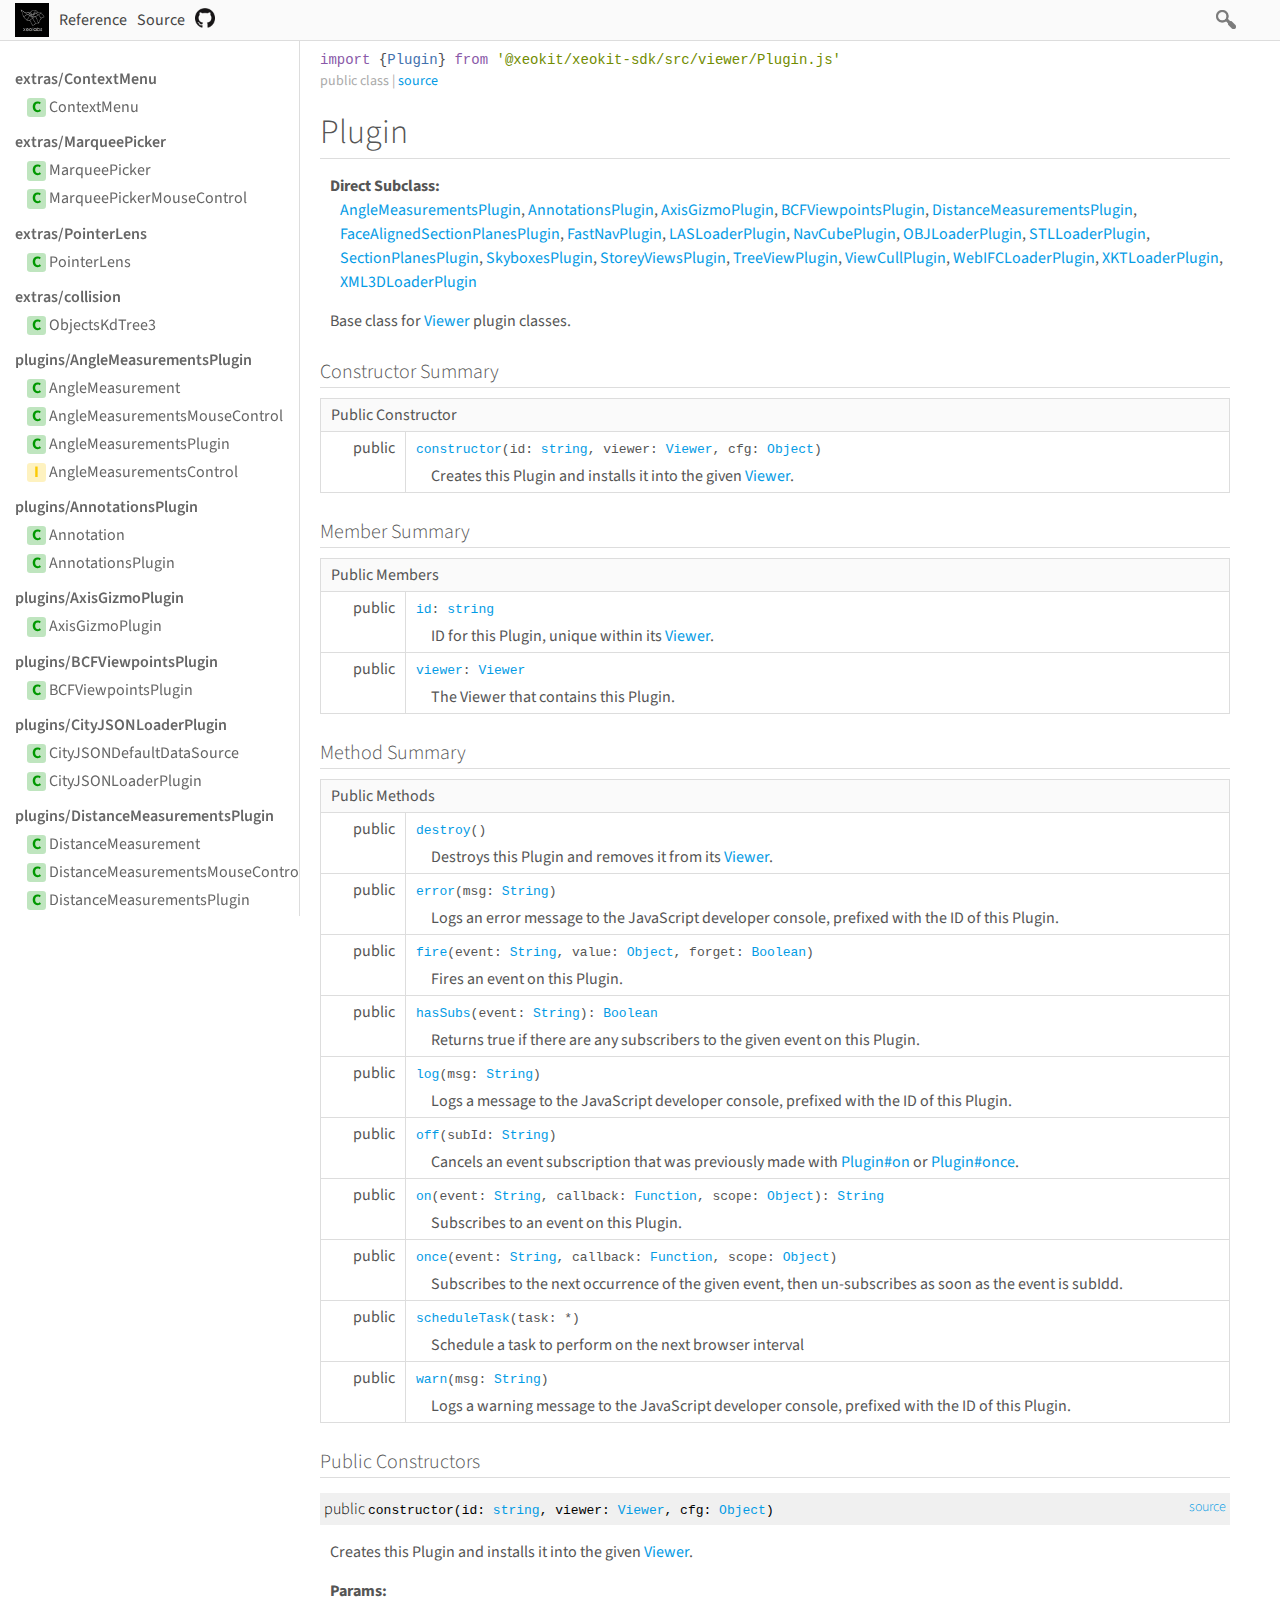
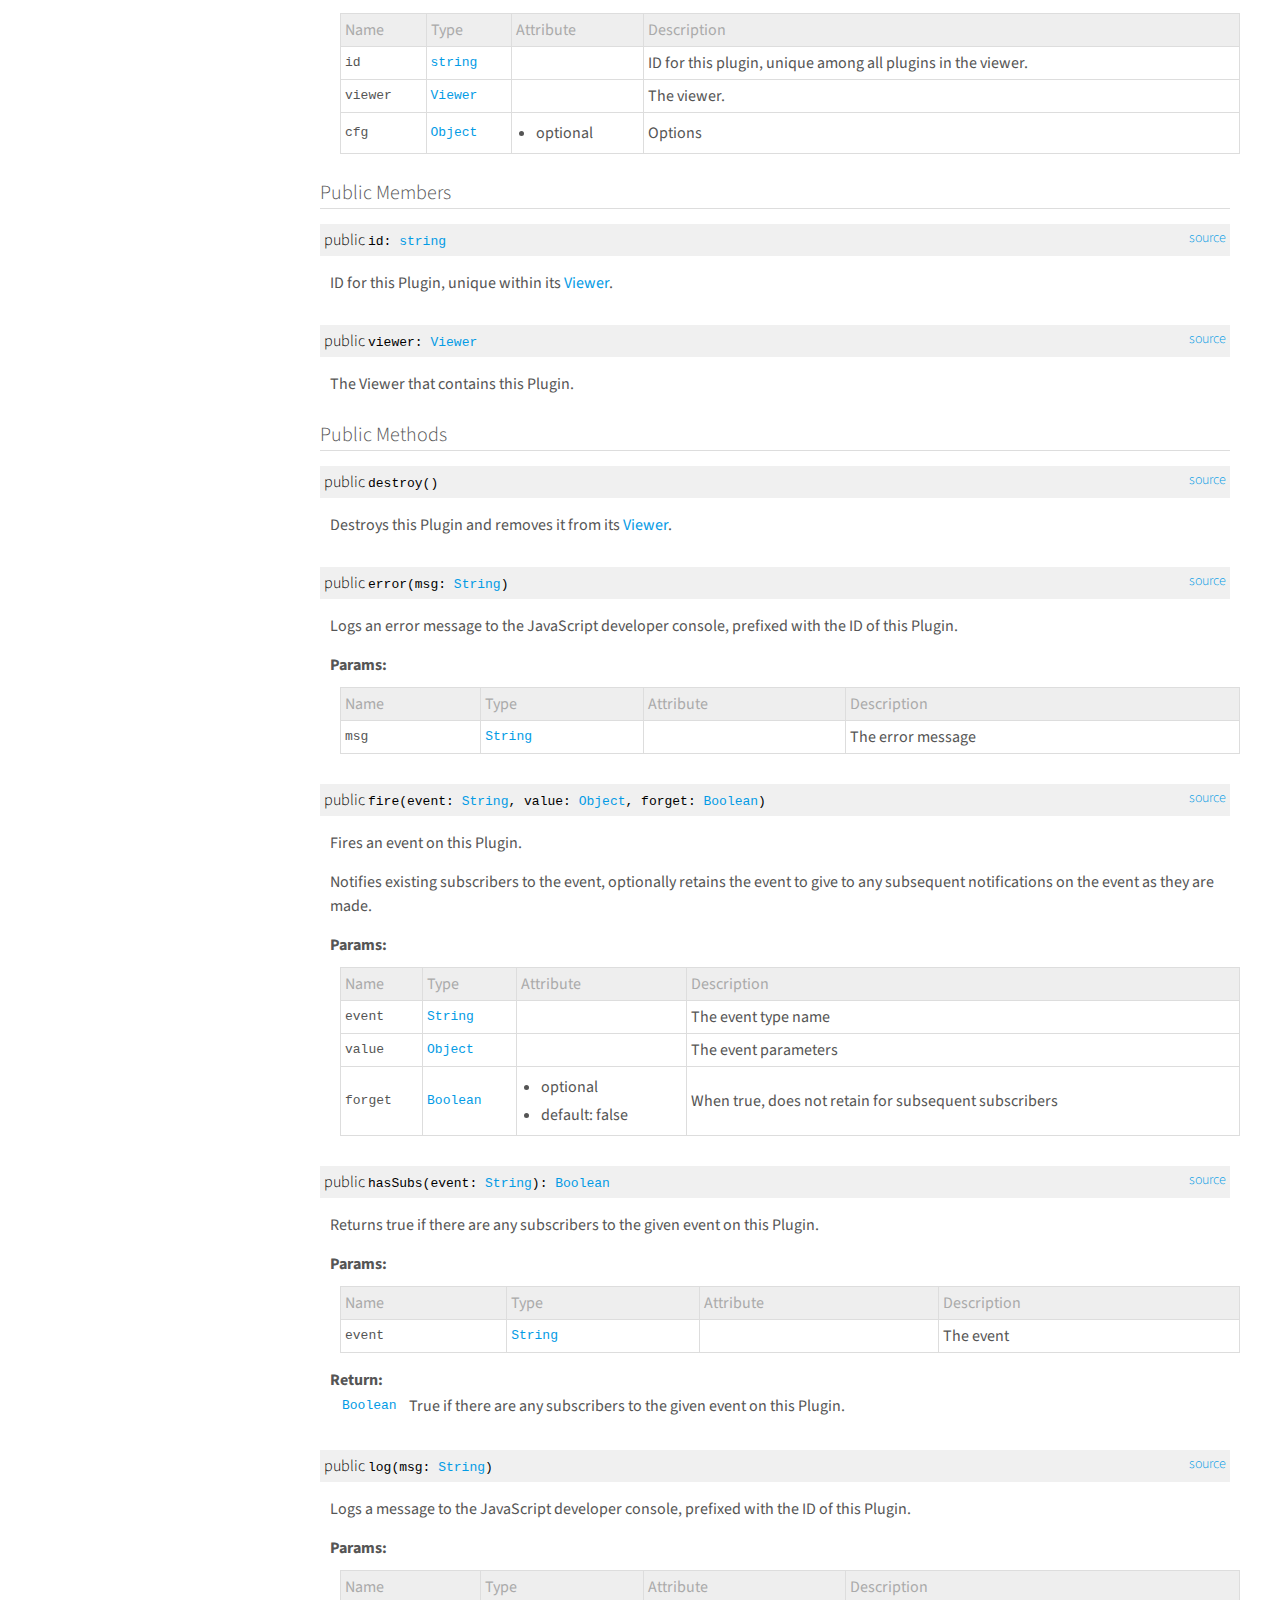
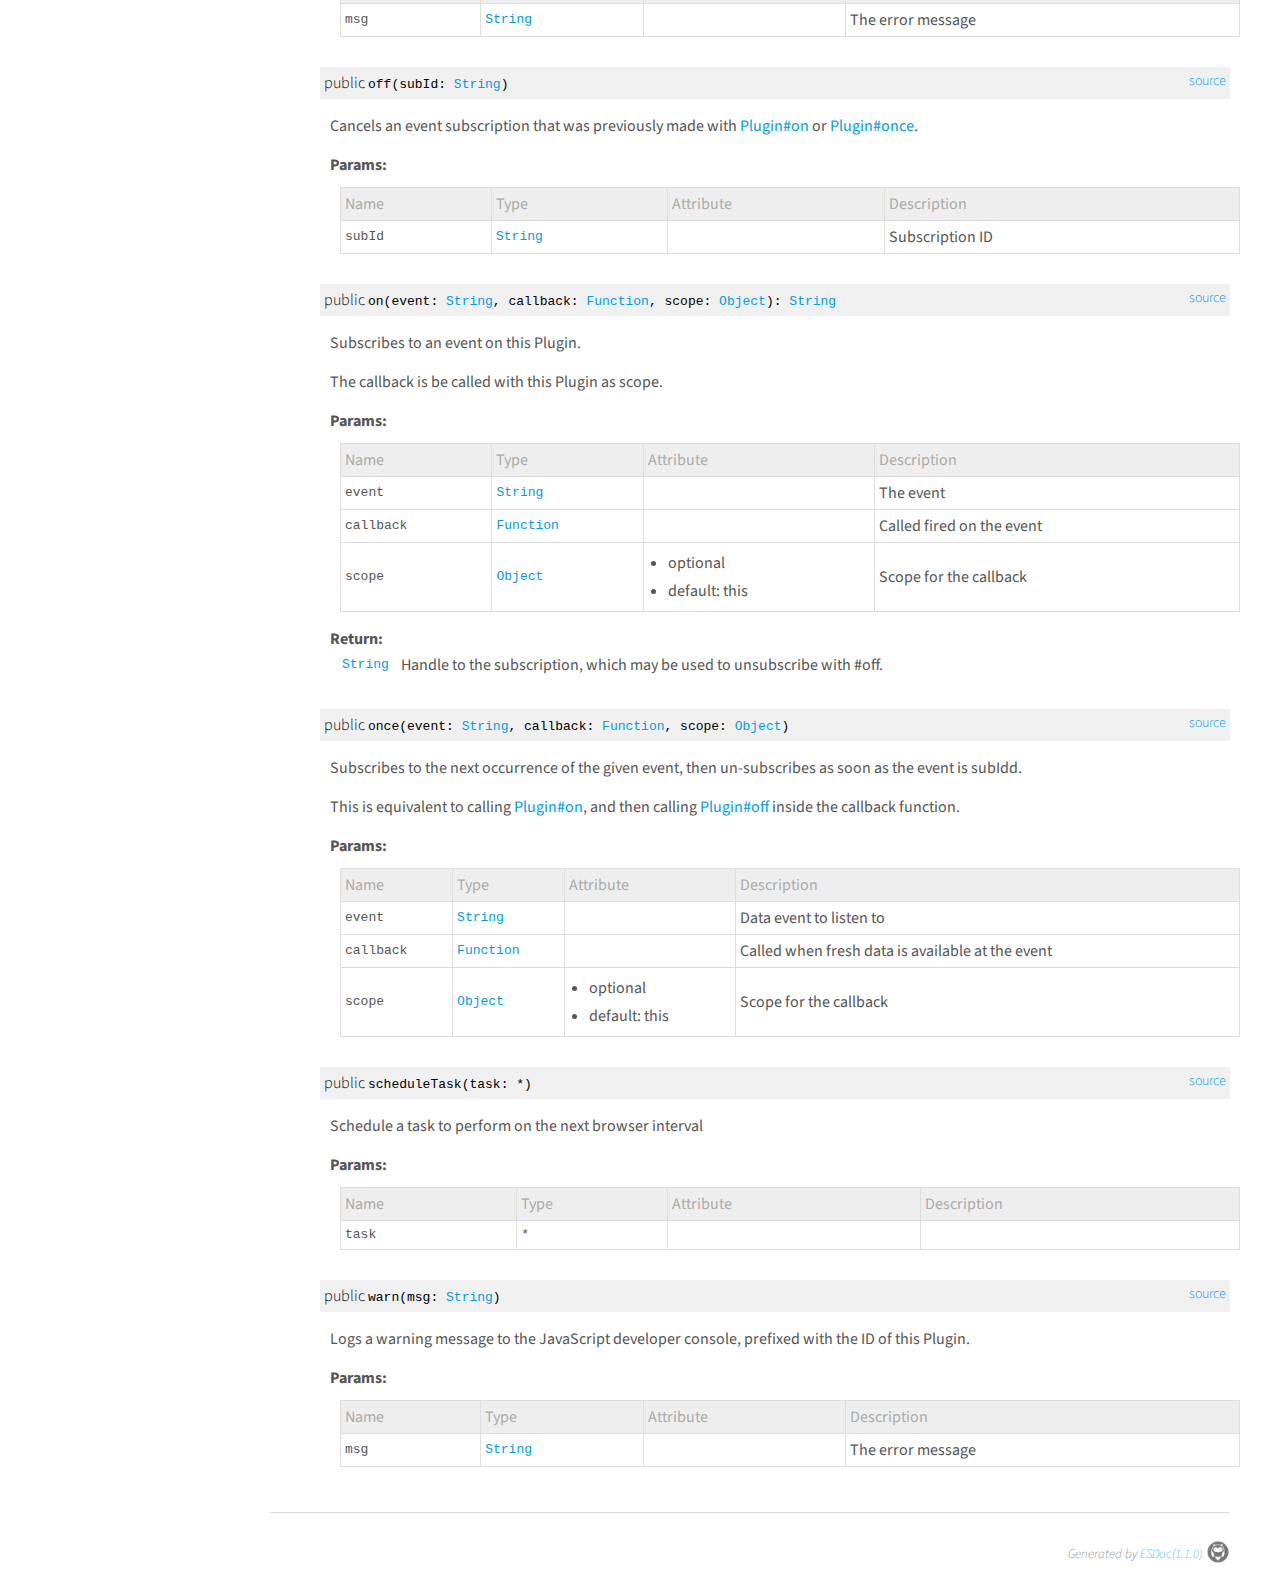
<file: xeokit/docs/class/src/viewer/Plugin.js~Plugin.html>
<!DOCTYPE html>
<html>
<head>
  <meta charset="utf-8">
  <base data-ice="baseUrl" href="../../../">
  <title data-ice="title">Plugin | xeokit-sdk</title>
  <link type="text/css" rel="stylesheet" href="css/style.css">
  <link type="text/css" rel="stylesheet" href="css/prettify-tomorrow.css">
  <script src="script/prettify/prettify.js"></script>
  <script src="script/manual.js"></script>
<meta name="description" content="3D engineering graphics in the browser"><meta property="og:type" content="website"><meta property="og:url" content="http://xeokit.io"><meta property="og:site_name" content="xeokit-sdk"><meta property="og:title" content="xeokit-sdk"><meta property="og:image" content="./images/logo.jpg"><meta property="og:description" content="3D engineering graphics in the browser"><meta property="og:author" content="http://xeolabs.com"><meta property="twitter:card" content="summary"><meta property="twitter:title" content="xeokit-sdk"><meta property="twitter:description" content="3D engineering graphics in the browser"><meta property="twitter:image" content="./images/logo.jpg"></head>
<body class="layout-container" data-ice="rootContainer">

<header>
  <a href="./" style="display: flex; align-items: center;"><img src="./image/brand_logo.jpg" style="width:34px;"></a>
  
  <a href="identifiers.html">Reference</a>
  <a href="source.html">Source</a>
  
  <div class="search-box">
  <span>
    <img src="./image/search.png">
    <span class="search-input-edge"></span><input class="search-input"><span class="search-input-edge"></span>
  </span>
    <ul class="search-result"></ul>
  </div>
<a style="position:relative; top:3px;" href="https://github.com/xeokit/xeokit-sdk"><img width="20px" src="./image/github.png"></a></header>

<nav class="navigation" data-ice="nav"><div>
  <ul>
    
  <li data-ice="doc"><a data-ice="dirPath" class="nav-dir-path" href="identifiers.html#extras-contextmenu">extras/ContextMenu</a><span data-ice="kind" class="kind-class">C</span><span data-ice="name"><span><a href="class/src/extras/ContextMenu/ContextMenu.js~ContextMenu.html">ContextMenu</a></span></span></li>
<li data-ice="doc"><a data-ice="dirPath" class="nav-dir-path" href="identifiers.html#extras-marqueepicker">extras/MarqueePicker</a><span data-ice="kind" class="kind-class">C</span><span data-ice="name"><span><a href="class/src/extras/MarqueePicker/MarqueePicker.js~MarqueePicker.html">MarqueePicker</a></span></span></li>
<li data-ice="doc"><span data-ice="kind" class="kind-class">C</span><span data-ice="name"><span><a href="class/src/extras/MarqueePicker/MarqueePickerMouseControl.js~MarqueePickerMouseControl.html">MarqueePickerMouseControl</a></span></span></li>
<li data-ice="doc"><a data-ice="dirPath" class="nav-dir-path" href="identifiers.html#extras-pointerlens">extras/PointerLens</a><span data-ice="kind" class="kind-class">C</span><span data-ice="name"><span><a href="class/src/extras/PointerLens/PointerLens.js~PointerLens.html">PointerLens</a></span></span></li>
<li data-ice="doc"><a data-ice="dirPath" class="nav-dir-path" href="identifiers.html#extras-collision">extras/collision</a><span data-ice="kind" class="kind-class">C</span><span data-ice="name"><span><a href="class/src/extras/collision/ObjectsKdTree3.js~ObjectsKdTree3.html">ObjectsKdTree3</a></span></span></li>
<li data-ice="doc"><a data-ice="dirPath" class="nav-dir-path" href="identifiers.html#plugins-anglemeasurementsplugin">plugins/AngleMeasurementsPlugin</a><span data-ice="kind" class="kind-class">C</span><span data-ice="name"><span><a href="class/src/plugins/AngleMeasurementsPlugin/AngleMeasurement.js~AngleMeasurement.html">AngleMeasurement</a></span></span></li>
<li data-ice="doc"><span data-ice="kind" class="kind-class">C</span><span data-ice="name"><span><a href="class/src/plugins/AngleMeasurementsPlugin/AngleMeasurementsMouseControl.js~AngleMeasurementsMouseControl.html">AngleMeasurementsMouseControl</a></span></span></li>
<li data-ice="doc"><span data-ice="kind" class="kind-class">C</span><span data-ice="name"><span><a href="class/src/plugins/AngleMeasurementsPlugin/AngleMeasurementsPlugin.js~AngleMeasurementsPlugin.html">AngleMeasurementsPlugin</a></span></span></li>
<li data-ice="doc"><span data-ice="kind" class="kind-interface">I</span><span data-ice="name"><span><a href="class/src/plugins/AngleMeasurementsPlugin/AngleMeasurementsControl.js~AngleMeasurementsControl.html">AngleMeasurementsControl</a></span></span></li>
<li data-ice="doc"><a data-ice="dirPath" class="nav-dir-path" href="identifiers.html#plugins-annotationsplugin">plugins/AnnotationsPlugin</a><span data-ice="kind" class="kind-class">C</span><span data-ice="name"><span><a href="class/src/plugins/AnnotationsPlugin/Annotation.js~Annotation.html">Annotation</a></span></span></li>
<li data-ice="doc"><span data-ice="kind" class="kind-class">C</span><span data-ice="name"><span><a href="class/src/plugins/AnnotationsPlugin/AnnotationsPlugin.js~AnnotationsPlugin.html">AnnotationsPlugin</a></span></span></li>
<li data-ice="doc"><a data-ice="dirPath" class="nav-dir-path" href="identifiers.html#plugins-axisgizmoplugin">plugins/AxisGizmoPlugin</a><span data-ice="kind" class="kind-class">C</span><span data-ice="name"><span><a href="class/src/plugins/AxisGizmoPlugin/AxisGizmoPlugin.js~AxisGizmoPlugin.html">AxisGizmoPlugin</a></span></span></li>
<li data-ice="doc"><a data-ice="dirPath" class="nav-dir-path" href="identifiers.html#plugins-bcfviewpointsplugin">plugins/BCFViewpointsPlugin</a><span data-ice="kind" class="kind-class">C</span><span data-ice="name"><span><a href="class/src/plugins/BCFViewpointsPlugin/BCFViewpointsPlugin.js~BCFViewpointsPlugin.html">BCFViewpointsPlugin</a></span></span></li>
<li data-ice="doc"><a data-ice="dirPath" class="nav-dir-path" href="identifiers.html#plugins-cityjsonloaderplugin">plugins/CityJSONLoaderPlugin</a><span data-ice="kind" class="kind-class">C</span><span data-ice="name"><span><a href="class/src/plugins/CityJSONLoaderPlugin/CityJSONDefaultDataSource.js~CityJSONDefaultDataSource.html">CityJSONDefaultDataSource</a></span></span></li>
<li data-ice="doc"><span data-ice="kind" class="kind-class">C</span><span data-ice="name"><span><a href="class/src/plugins/CityJSONLoaderPlugin/CityJSONLoaderPlugin.js~CityJSONLoaderPlugin.html">CityJSONLoaderPlugin</a></span></span></li>
<li data-ice="doc"><a data-ice="dirPath" class="nav-dir-path" href="identifiers.html#plugins-distancemeasurementsplugin">plugins/DistanceMeasurementsPlugin</a><span data-ice="kind" class="kind-class">C</span><span data-ice="name"><span><a href="class/src/plugins/DistanceMeasurementsPlugin/DistanceMeasurement.js~DistanceMeasurement.html">DistanceMeasurement</a></span></span></li>
<li data-ice="doc"><span data-ice="kind" class="kind-class">C</span><span data-ice="name"><span><a href="class/src/plugins/DistanceMeasurementsPlugin/DistanceMeasurementsMouseControl.js~DistanceMeasurementsMouseControl.html">DistanceMeasurementsMouseControl</a></span></span></li>
<li data-ice="doc"><span data-ice="kind" class="kind-class">C</span><span data-ice="name"><span><a href="class/src/plugins/DistanceMeasurementsPlugin/DistanceMeasurementsPlugin.js~DistanceMeasurementsPlugin.html">DistanceMeasurementsPlugin</a></span></span></li>
<li data-ice="doc"><span data-ice="kind" class="kind-interface">I</span><span data-ice="name"><span><a href="class/src/plugins/DistanceMeasurementsPlugin/DistanceMeasurementsControl.js~DistanceMeasurementsControl.html">DistanceMeasurementsControl</a></span></span></li>
<li data-ice="doc"><a data-ice="dirPath" class="nav-dir-path" href="identifiers.html#plugins-facealignedsectionplanesplugin">plugins/FaceAlignedSectionPlanesPlugin</a><span data-ice="kind" class="kind-class">C</span><span data-ice="name"><span><a href="class/src/plugins/FaceAlignedSectionPlanesPlugin/FaceAlignedSectionPlanesControl.js~FaceAlignedSectionPlanesControl.html">FaceAlignedSectionPlanesControl</a></span></span></li>
<li data-ice="doc"><span data-ice="kind" class="kind-class">C</span><span data-ice="name"><span><a href="class/src/plugins/FaceAlignedSectionPlanesPlugin/FaceAlignedSectionPlanesPlugin.js~FaceAlignedSectionPlanesPlugin.html">FaceAlignedSectionPlanesPlugin</a></span></span></li>
<li data-ice="doc"><a data-ice="dirPath" class="nav-dir-path" href="identifiers.html#plugins-fastnavplugin">plugins/FastNavPlugin</a><span data-ice="kind" class="kind-class">C</span><span data-ice="name"><span><a href="class/src/plugins/FastNavPlugin/FastNavPlugin.js~FastNavPlugin.html">FastNavPlugin</a></span></span></li>
<li data-ice="doc"><a data-ice="dirPath" class="nav-dir-path" href="identifiers.html#plugins-gltfloaderplugin">plugins/GLTFLoaderPlugin</a><span data-ice="kind" class="kind-class">C</span><span data-ice="name"><span><a href="class/src/plugins/GLTFLoaderPlugin/GLTFDefaultDataSource.js~GLTFDefaultDataSource.html">GLTFDefaultDataSource</a></span></span></li>
<li data-ice="doc"><span data-ice="kind" class="kind-class">C</span><span data-ice="name"><span><a href="class/src/plugins/GLTFLoaderPlugin/GLTFLoaderPlugin.js~GLTFLoaderPlugin.html">GLTFLoaderPlugin</a></span></span></li>
<li data-ice="doc"><a data-ice="dirPath" class="nav-dir-path" href="identifiers.html#plugins-lasloaderplugin">plugins/LASLoaderPlugin</a><span data-ice="kind" class="kind-class">C</span><span data-ice="name"><span><a href="class/src/plugins/LASLoaderPlugin/LASDefaultDataSource.js~LASDefaultDataSource.html">LASDefaultDataSource</a></span></span></li>
<li data-ice="doc"><span data-ice="kind" class="kind-class">C</span><span data-ice="name"><span><a href="class/src/plugins/LASLoaderPlugin/LASLoaderPlugin.js~LASLoaderPlugin.html">LASLoaderPlugin</a></span></span></li>
<li data-ice="doc"><a data-ice="dirPath" class="nav-dir-path" href="identifiers.html#plugins-navcubeplugin">plugins/NavCubePlugin</a><span data-ice="kind" class="kind-class">C</span><span data-ice="name"><span><a href="class/src/plugins/NavCubePlugin/NavCubePlugin.js~NavCubePlugin.html">NavCubePlugin</a></span></span></li>
<li data-ice="doc"><a data-ice="dirPath" class="nav-dir-path" href="identifiers.html#plugins-objloaderplugin">plugins/OBJLoaderPlugin</a><span data-ice="kind" class="kind-class">C</span><span data-ice="name"><span><a href="class/src/plugins/OBJLoaderPlugin/OBJLoaderPlugin.js~OBJLoaderPlugin.html">OBJLoaderPlugin</a></span></span></li>
<li data-ice="doc"><a data-ice="dirPath" class="nav-dir-path" href="identifiers.html#plugins-stlloaderplugin">plugins/STLLoaderPlugin</a><span data-ice="kind" class="kind-class">C</span><span data-ice="name"><span><a href="class/src/plugins/STLLoaderPlugin/STLDefaultDataSource.js~STLDefaultDataSource.html">STLDefaultDataSource</a></span></span></li>
<li data-ice="doc"><span data-ice="kind" class="kind-class">C</span><span data-ice="name"><span><a href="class/src/plugins/STLLoaderPlugin/STLLoaderPlugin.js~STLLoaderPlugin.html">STLLoaderPlugin</a></span></span></li>
<li data-ice="doc"><a data-ice="dirPath" class="nav-dir-path" href="identifiers.html#plugins-sectionplanesplugin">plugins/SectionPlanesPlugin</a><span data-ice="kind" class="kind-class">C</span><span data-ice="name"><span><a href="class/src/plugins/SectionPlanesPlugin/SectionPlanesPlugin.js~SectionPlanesPlugin.html">SectionPlanesPlugin</a></span></span></li>
<li data-ice="doc"><a data-ice="dirPath" class="nav-dir-path" href="identifiers.html#plugins-skyboxesplugin">plugins/SkyboxesPlugin</a><span data-ice="kind" class="kind-class">C</span><span data-ice="name"><span><a href="class/src/plugins/SkyboxesPlugin/SkyboxesPlugin.js~SkyboxesPlugin.html">SkyboxesPlugin</a></span></span></li>
<li data-ice="doc"><a data-ice="dirPath" class="nav-dir-path" href="identifiers.html#plugins-storeyviewsplugin">plugins/StoreyViewsPlugin</a><span data-ice="kind" class="kind-class">C</span><span data-ice="name"><span><a href="class/src/plugins/StoreyViewsPlugin/Storey.js~Storey.html">Storey</a></span></span></li>
<li data-ice="doc"><span data-ice="kind" class="kind-class">C</span><span data-ice="name"><span><a href="class/src/plugins/StoreyViewsPlugin/StoreyMap.js~StoreyMap.html">StoreyMap</a></span></span></li>
<li data-ice="doc"><span data-ice="kind" class="kind-class">C</span><span data-ice="name"><span><a href="class/src/plugins/StoreyViewsPlugin/StoreyViewsPlugin.js~StoreyViewsPlugin.html">StoreyViewsPlugin</a></span></span></li>
<li data-ice="doc"><a data-ice="dirPath" class="nav-dir-path" href="identifiers.html#plugins-treeviewplugin">plugins/TreeViewPlugin</a><span data-ice="kind" class="kind-class">C</span><span data-ice="name"><span><a href="class/src/plugins/TreeViewPlugin/RenderService.js~RenderService.html">RenderService</a></span></span></li>
<li data-ice="doc"><span data-ice="kind" class="kind-class">C</span><span data-ice="name"><span><a href="class/src/plugins/TreeViewPlugin/TreeViewPlugin.js~TreeViewPlugin.html">TreeViewPlugin</a></span></span></li>
<li data-ice="doc"><span data-ice="kind" class="kind-interface">I</span><span data-ice="name"><span><a href="class/src/plugins/TreeViewPlugin/TreeViewNode.js~TreeViewNode.html">TreeViewNode</a></span></span></li>
<li data-ice="doc"><a data-ice="dirPath" class="nav-dir-path" href="identifiers.html#plugins-viewcullplugin">plugins/ViewCullPlugin</a><span data-ice="kind" class="kind-class">C</span><span data-ice="name"><span><a href="class/src/plugins/ViewCullPlugin/ViewCullPlugin.js~ViewCullPlugin.html">ViewCullPlugin</a></span></span></li>
<li data-ice="doc"><a data-ice="dirPath" class="nav-dir-path" href="identifiers.html#plugins-webifcloaderplugin">plugins/WebIFCLoaderPlugin</a><span data-ice="kind" class="kind-class">C</span><span data-ice="name"><span><a href="class/src/plugins/WebIFCLoaderPlugin/WebIFCDefaultDataSource.js~WebIFCDefaultDataSource.html">WebIFCDefaultDataSource</a></span></span></li>
<li data-ice="doc"><span data-ice="kind" class="kind-class">C</span><span data-ice="name"><span><a href="class/src/plugins/WebIFCLoaderPlugin/WebIFCLoaderPlugin.js~WebIFCLoaderPlugin.html">WebIFCLoaderPlugin</a></span></span></li>
<li data-ice="doc"><a data-ice="dirPath" class="nav-dir-path" href="identifiers.html#plugins-xktloaderplugin">plugins/XKTLoaderPlugin</a><span data-ice="kind" class="kind-class">C</span><span data-ice="name"><span><a href="class/src/plugins/XKTLoaderPlugin/XKTDefaultDataSource.js~XKTDefaultDataSource.html">XKTDefaultDataSource</a></span></span></li>
<li data-ice="doc"><span data-ice="kind" class="kind-class">C</span><span data-ice="name"><span><a href="class/src/plugins/XKTLoaderPlugin/XKTLoaderPlugin.js~XKTLoaderPlugin.html">XKTLoaderPlugin</a></span></span></li>
<li data-ice="doc"><a data-ice="dirPath" class="nav-dir-path" href="identifiers.html#plugins-xml3dloaderplugin">plugins/XML3DLoaderPlugin</a><span data-ice="kind" class="kind-class">C</span><span data-ice="name"><span><a href="class/src/plugins/XML3DLoaderPlugin/XML3DLoaderPlugin.js~XML3DLoaderPlugin.html">XML3DLoaderPlugin</a></span></span></li>
<li data-ice="doc"><a data-ice="dirPath" class="nav-dir-path" href="identifiers.html#viewer">viewer</a><span data-ice="kind" class="kind-class">C</span><span data-ice="name"><span><a href="class/src/viewer/Configs.js~Configs.html">Configs</a></span></span></li>
<li data-ice="doc"><span data-ice="kind" class="kind-class">C</span><span data-ice="name"><span><a href="class/src/viewer/Plugin.js~Plugin.html">Plugin</a></span></span></li>
<li data-ice="doc"><span data-ice="kind" class="kind-class">C</span><span data-ice="name"><span><a href="class/src/viewer/Viewer.js~Viewer.html">Viewer</a></span></span></li>
<li data-ice="doc"><a data-ice="dirPath" class="nav-dir-path" href="identifiers.html#viewer-localization">viewer/localization</a><span data-ice="kind" class="kind-class">C</span><span data-ice="name"><span><a href="class/src/viewer/localization/LocaleService.js~LocaleService.html">LocaleService</a></span></span></li>
<li data-ice="doc"><a data-ice="dirPath" class="nav-dir-path" href="identifiers.html#viewer-metadata">viewer/metadata</a><span data-ice="kind" class="kind-class">C</span><span data-ice="name"><span><a href="class/src/viewer/metadata/MetaModel.js~MetaModel.html">MetaModel</a></span></span></li>
<li data-ice="doc"><span data-ice="kind" class="kind-class">C</span><span data-ice="name"><span><a href="class/src/viewer/metadata/MetaObject.js~MetaObject.html">MetaObject</a></span></span></li>
<li data-ice="doc"><span data-ice="kind" class="kind-class">C</span><span data-ice="name"><span><a href="class/src/viewer/metadata/MetaScene.js~MetaScene.html">MetaScene</a></span></span></li>
<li data-ice="doc"><span data-ice="kind" class="kind-class">C</span><span data-ice="name"><span><a href="class/src/viewer/metadata/Property.js~Property.html">Property</a></span></span></li>
<li data-ice="doc"><span data-ice="kind" class="kind-class">C</span><span data-ice="name"><span><a href="class/src/viewer/metadata/PropertySet.js~PropertySet.html">PropertySet</a></span></span></li>
<li data-ice="doc"><span data-ice="kind" class="kind-variable">V</span><span data-ice="name"><span><a href="variable/index.html#static-variable-IFCObjectDefaultColors">IFCObjectDefaultColors</a></span></span></li>
<li data-ice="doc"><span data-ice="kind" class="kind-variable">V</span><span data-ice="name"><span><a href="variable/index.html#static-variable-IFCObjectDefaults">IFCObjectDefaults</a></span></span></li>
<li data-ice="doc"><a data-ice="dirPath" class="nav-dir-path" href="identifiers.html#viewer-scene">viewer/scene</a><span data-ice="kind" class="kind-class">C</span><span data-ice="name"><span><a href="class/src/viewer/scene/Component.js~Component.html">Component</a></span></span></li>
<li data-ice="doc"><span data-ice="kind" class="kind-interface">I</span><span data-ice="name"><span><a href="class/src/viewer/scene/Entity.js~Entity.html">Entity</a></span></span></li>
<li data-ice="doc"><span data-ice="kind" class="kind-variable">V</span><span data-ice="name"><span><a href="variable/index.html#static-variable-stats">stats</a></span></span></li>
<li data-ice="doc"><a data-ice="dirPath" class="nav-dir-path" href="identifiers.html#viewer-scene-bitmap">viewer/scene/Bitmap</a><span data-ice="kind" class="kind-class">C</span><span data-ice="name"><span><a href="class/src/viewer/scene/Bitmap/Bitmap.js~Bitmap.html">Bitmap</a></span></span></li>
<li data-ice="doc"><a data-ice="dirPath" class="nav-dir-path" href="identifiers.html#viewer-scene-cameracontrol">viewer/scene/CameraControl</a><span data-ice="kind" class="kind-class">C</span><span data-ice="name"><span><a href="class/src/viewer/scene/CameraControl/CameraControl.js~CameraControl.html">CameraControl</a></span></span></li>
<li data-ice="doc"><a data-ice="dirPath" class="nav-dir-path" href="identifiers.html#viewer-scene-imageplane">viewer/scene/ImagePlane</a><span data-ice="kind" class="kind-class">C</span><span data-ice="name"><span><a href="class/src/viewer/scene/ImagePlane/ImagePlane.js~ImagePlane.html">ImagePlane</a></span></span></li>
<li data-ice="doc"><a data-ice="dirPath" class="nav-dir-path" href="identifiers.html#viewer-scene-lineset">viewer/scene/LineSet</a><span data-ice="kind" class="kind-class">C</span><span data-ice="name"><span><a href="class/src/viewer/scene/LineSet/LineSet.js~LineSet.html">LineSet</a></span></span></li>
<li data-ice="doc"><a data-ice="dirPath" class="nav-dir-path" href="identifiers.html#viewer-scene-camera">viewer/scene/camera</a><span data-ice="kind" class="kind-class">C</span><span data-ice="name"><span><a href="class/src/viewer/scene/camera/Camera.js~Camera.html">Camera</a></span></span></li>
<li data-ice="doc"><span data-ice="kind" class="kind-class">C</span><span data-ice="name"><span><a href="class/src/viewer/scene/camera/CameraFlightAnimation.js~CameraFlightAnimation.html">CameraFlightAnimation</a></span></span></li>
<li data-ice="doc"><span data-ice="kind" class="kind-class">C</span><span data-ice="name"><span><a href="class/src/viewer/scene/camera/CameraPath.js~CameraPath.html">CameraPath</a></span></span></li>
<li data-ice="doc"><span data-ice="kind" class="kind-class">C</span><span data-ice="name"><span><a href="class/src/viewer/scene/camera/CameraPathAnimation.js~CameraPathAnimation.html">CameraPathAnimation</a></span></span></li>
<li data-ice="doc"><span data-ice="kind" class="kind-class">C</span><span data-ice="name"><span><a href="class/src/viewer/scene/camera/CustomProjection.js~CustomProjection.html">CustomProjection</a></span></span></li>
<li data-ice="doc"><span data-ice="kind" class="kind-class">C</span><span data-ice="name"><span><a href="class/src/viewer/scene/camera/Frustum.js~Frustum.html">Frustum</a></span></span></li>
<li data-ice="doc"><span data-ice="kind" class="kind-class">C</span><span data-ice="name"><span><a href="class/src/viewer/scene/camera/Ortho.js~Ortho.html">Ortho</a></span></span></li>
<li data-ice="doc"><span data-ice="kind" class="kind-class">C</span><span data-ice="name"><span><a href="class/src/viewer/scene/camera/Perspective.js~Perspective.html">Perspective</a></span></span></li>
<li data-ice="doc"><a data-ice="dirPath" class="nav-dir-path" href="identifiers.html#viewer-scene-canvas">viewer/scene/canvas</a><span data-ice="kind" class="kind-class">C</span><span data-ice="name"><span><a href="class/src/viewer/scene/canvas/Canvas.js~Canvas.html">Canvas</a></span></span></li>
<li data-ice="doc"><span data-ice="kind" class="kind-class">C</span><span data-ice="name"><span><a href="class/src/viewer/scene/canvas/Spinner.js~Spinner.html">Spinner</a></span></span></li>
<li data-ice="doc"><a data-ice="dirPath" class="nav-dir-path" href="identifiers.html#viewer-scene-constants">viewer/scene/constants</a><span data-ice="kind" class="kind-variable">V</span><span data-ice="name"><span><a href="variable/index.html#static-variable-AlphaFormat">AlphaFormat</a></span></span></li>
<li data-ice="doc"><span data-ice="kind" class="kind-variable">V</span><span data-ice="name"><span><a href="variable/index.html#static-variable-ByteType">ByteType</a></span></span></li>
<li data-ice="doc"><span data-ice="kind" class="kind-variable">V</span><span data-ice="name"><span><a href="variable/index.html#static-variable-ClampToEdgeWrapping">ClampToEdgeWrapping</a></span></span></li>
<li data-ice="doc"><span data-ice="kind" class="kind-variable">V</span><span data-ice="name"><span><a href="variable/index.html#static-variable-CompressedMediaType">CompressedMediaType</a></span></span></li>
<li data-ice="doc"><span data-ice="kind" class="kind-variable">V</span><span data-ice="name"><span><a href="variable/index.html#static-variable-DepthFormat">DepthFormat</a></span></span></li>
<li data-ice="doc"><span data-ice="kind" class="kind-variable">V</span><span data-ice="name"><span><a href="variable/index.html#static-variable-DepthStencilFormat">DepthStencilFormat</a></span></span></li>
<li data-ice="doc"><span data-ice="kind" class="kind-variable">V</span><span data-ice="name"><span><a href="variable/index.html#static-variable-FloatType">FloatType</a></span></span></li>
<li data-ice="doc"><span data-ice="kind" class="kind-variable">V</span><span data-ice="name"><span><a href="variable/index.html#static-variable-GIFMediaType">GIFMediaType</a></span></span></li>
<li data-ice="doc"><span data-ice="kind" class="kind-variable">V</span><span data-ice="name"><span><a href="variable/index.html#static-variable-HalfFloatType">HalfFloatType</a></span></span></li>
<li data-ice="doc"><span data-ice="kind" class="kind-variable">V</span><span data-ice="name"><span><a href="variable/index.html#static-variable-IntType">IntType</a></span></span></li>
<li data-ice="doc"><span data-ice="kind" class="kind-variable">V</span><span data-ice="name"><span><a href="variable/index.html#static-variable-JPEGMediaType">JPEGMediaType</a></span></span></li>
<li data-ice="doc"><span data-ice="kind" class="kind-variable">V</span><span data-ice="name"><span><a href="variable/index.html#static-variable-LinearEncoding">LinearEncoding</a></span></span></li>
<li data-ice="doc"><span data-ice="kind" class="kind-variable">V</span><span data-ice="name"><span><a href="variable/index.html#static-variable-LinearFilter">LinearFilter</a></span></span></li>
<li data-ice="doc"><span data-ice="kind" class="kind-variable">V</span><span data-ice="name"><span><a href="variable/index.html#static-variable-LinearMipMapLinearFilter">LinearMipMapLinearFilter</a></span></span></li>
<li data-ice="doc"><span data-ice="kind" class="kind-variable">V</span><span data-ice="name"><span><a href="variable/index.html#static-variable-LinearMipMapNearestFilter">LinearMipMapNearestFilter</a></span></span></li>
<li data-ice="doc"><span data-ice="kind" class="kind-variable">V</span><span data-ice="name"><span><a href="variable/index.html#static-variable-LinearMipmapLinearFilter">LinearMipmapLinearFilter</a></span></span></li>
<li data-ice="doc"><span data-ice="kind" class="kind-variable">V</span><span data-ice="name"><span><a href="variable/index.html#static-variable-LinearMipmapNearestFilter">LinearMipmapNearestFilter</a></span></span></li>
<li data-ice="doc"><span data-ice="kind" class="kind-variable">V</span><span data-ice="name"><span><a href="variable/index.html#static-variable-LuminanceAlphaFormat">LuminanceAlphaFormat</a></span></span></li>
<li data-ice="doc"><span data-ice="kind" class="kind-variable">V</span><span data-ice="name"><span><a href="variable/index.html#static-variable-LuminanceFormat">LuminanceFormat</a></span></span></li>
<li data-ice="doc"><span data-ice="kind" class="kind-variable">V</span><span data-ice="name"><span><a href="variable/index.html#static-variable-MirroredRepeatWrapping">MirroredRepeatWrapping</a></span></span></li>
<li data-ice="doc"><span data-ice="kind" class="kind-variable">V</span><span data-ice="name"><span><a href="variable/index.html#static-variable-NearestFilter">NearestFilter</a></span></span></li>
<li data-ice="doc"><span data-ice="kind" class="kind-variable">V</span><span data-ice="name"><span><a href="variable/index.html#static-variable-NearestMipMapLinearFilter">NearestMipMapLinearFilter</a></span></span></li>
<li data-ice="doc"><span data-ice="kind" class="kind-variable">V</span><span data-ice="name"><span><a href="variable/index.html#static-variable-NearestMipMapNearestFilter">NearestMipMapNearestFilter</a></span></span></li>
<li data-ice="doc"><span data-ice="kind" class="kind-variable">V</span><span data-ice="name"><span><a href="variable/index.html#static-variable-NearestMipmapLinearFilter">NearestMipmapLinearFilter</a></span></span></li>
<li data-ice="doc"><span data-ice="kind" class="kind-variable">V</span><span data-ice="name"><span><a href="variable/index.html#static-variable-NearestMipmapNearestFilter">NearestMipmapNearestFilter</a></span></span></li>
<li data-ice="doc"><span data-ice="kind" class="kind-variable">V</span><span data-ice="name"><span><a href="variable/index.html#static-variable-PNGMediaType">PNGMediaType</a></span></span></li>
<li data-ice="doc"><span data-ice="kind" class="kind-variable">V</span><span data-ice="name"><span><a href="variable/index.html#static-variable-RGBAFormat">RGBAFormat</a></span></span></li>
<li data-ice="doc"><span data-ice="kind" class="kind-variable">V</span><span data-ice="name"><span><a href="variable/index.html#static-variable-RGBAIntegerFormat">RGBAIntegerFormat</a></span></span></li>
<li data-ice="doc"><span data-ice="kind" class="kind-variable">V</span><span data-ice="name"><span><a href="variable/index.html#static-variable-RGBA_ASTC_10x10_Format">RGBA_ASTC_10x10_Format</a></span></span></li>
<li data-ice="doc"><span data-ice="kind" class="kind-variable">V</span><span data-ice="name"><span><a href="variable/index.html#static-variable-RGBA_ASTC_10x5_Format">RGBA_ASTC_10x5_Format</a></span></span></li>
<li data-ice="doc"><span data-ice="kind" class="kind-variable">V</span><span data-ice="name"><span><a href="variable/index.html#static-variable-RGBA_ASTC_10x6_Format">RGBA_ASTC_10x6_Format</a></span></span></li>
<li data-ice="doc"><span data-ice="kind" class="kind-variable">V</span><span data-ice="name"><span><a href="variable/index.html#static-variable-RGBA_ASTC_10x8_Format">RGBA_ASTC_10x8_Format</a></span></span></li>
<li data-ice="doc"><span data-ice="kind" class="kind-variable">V</span><span data-ice="name"><span><a href="variable/index.html#static-variable-RGBA_ASTC_12x10_Format">RGBA_ASTC_12x10_Format</a></span></span></li>
<li data-ice="doc"><span data-ice="kind" class="kind-variable">V</span><span data-ice="name"><span><a href="variable/index.html#static-variable-RGBA_ASTC_12x12_Format">RGBA_ASTC_12x12_Format</a></span></span></li>
<li data-ice="doc"><span data-ice="kind" class="kind-variable">V</span><span data-ice="name"><span><a href="variable/index.html#static-variable-RGBA_ASTC_4x4_Format">RGBA_ASTC_4x4_Format</a></span></span></li>
<li data-ice="doc"><span data-ice="kind" class="kind-variable">V</span><span data-ice="name"><span><a href="variable/index.html#static-variable-RGBA_ASTC_5x4_Format">RGBA_ASTC_5x4_Format</a></span></span></li>
<li data-ice="doc"><span data-ice="kind" class="kind-variable">V</span><span data-ice="name"><span><a href="variable/index.html#static-variable-RGBA_ASTC_5x5_Format">RGBA_ASTC_5x5_Format</a></span></span></li>
<li data-ice="doc"><span data-ice="kind" class="kind-variable">V</span><span data-ice="name"><span><a href="variable/index.html#static-variable-RGBA_ASTC_6x5_Format">RGBA_ASTC_6x5_Format</a></span></span></li>
<li data-ice="doc"><span data-ice="kind" class="kind-variable">V</span><span data-ice="name"><span><a href="variable/index.html#static-variable-RGBA_ASTC_6x6_Format">RGBA_ASTC_6x6_Format</a></span></span></li>
<li data-ice="doc"><span data-ice="kind" class="kind-variable">V</span><span data-ice="name"><span><a href="variable/index.html#static-variable-RGBA_ASTC_8x5_Format">RGBA_ASTC_8x5_Format</a></span></span></li>
<li data-ice="doc"><span data-ice="kind" class="kind-variable">V</span><span data-ice="name"><span><a href="variable/index.html#static-variable-RGBA_ASTC_8x6_Format">RGBA_ASTC_8x6_Format</a></span></span></li>
<li data-ice="doc"><span data-ice="kind" class="kind-variable">V</span><span data-ice="name"><span><a href="variable/index.html#static-variable-RGBA_ASTC_8x8_Format">RGBA_ASTC_8x8_Format</a></span></span></li>
<li data-ice="doc"><span data-ice="kind" class="kind-variable">V</span><span data-ice="name"><span><a href="variable/index.html#static-variable-RGBA_BPTC_Format">RGBA_BPTC_Format</a></span></span></li>
<li data-ice="doc"><span data-ice="kind" class="kind-variable">V</span><span data-ice="name"><span><a href="variable/index.html#static-variable-RGBA_ETC2_EAC_Format">RGBA_ETC2_EAC_Format</a></span></span></li>
<li data-ice="doc"><span data-ice="kind" class="kind-variable">V</span><span data-ice="name"><span><a href="variable/index.html#static-variable-RGBA_PVRTC_2BPPV1_Format">RGBA_PVRTC_2BPPV1_Format</a></span></span></li>
<li data-ice="doc"><span data-ice="kind" class="kind-variable">V</span><span data-ice="name"><span><a href="variable/index.html#static-variable-RGBA_PVRTC_4BPPV1_Format">RGBA_PVRTC_4BPPV1_Format</a></span></span></li>
<li data-ice="doc"><span data-ice="kind" class="kind-variable">V</span><span data-ice="name"><span><a href="variable/index.html#static-variable-RGBA_S3TC_DXT1_Format">RGBA_S3TC_DXT1_Format</a></span></span></li>
<li data-ice="doc"><span data-ice="kind" class="kind-variable">V</span><span data-ice="name"><span><a href="variable/index.html#static-variable-RGBA_S3TC_DXT3_Format">RGBA_S3TC_DXT3_Format</a></span></span></li>
<li data-ice="doc"><span data-ice="kind" class="kind-variable">V</span><span data-ice="name"><span><a href="variable/index.html#static-variable-RGBA_S3TC_DXT5_Format">RGBA_S3TC_DXT5_Format</a></span></span></li>
<li data-ice="doc"><span data-ice="kind" class="kind-variable">V</span><span data-ice="name"><span><a href="variable/index.html#static-variable-RGBFormat">RGBFormat</a></span></span></li>
<li data-ice="doc"><span data-ice="kind" class="kind-variable">V</span><span data-ice="name"><span><a href="variable/index.html#static-variable-RGB_ETC1_Format">RGB_ETC1_Format</a></span></span></li>
<li data-ice="doc"><span data-ice="kind" class="kind-variable">V</span><span data-ice="name"><span><a href="variable/index.html#static-variable-RGB_ETC2_Format">RGB_ETC2_Format</a></span></span></li>
<li data-ice="doc"><span data-ice="kind" class="kind-variable">V</span><span data-ice="name"><span><a href="variable/index.html#static-variable-RGB_PVRTC_2BPPV1_Format">RGB_PVRTC_2BPPV1_Format</a></span></span></li>
<li data-ice="doc"><span data-ice="kind" class="kind-variable">V</span><span data-ice="name"><span><a href="variable/index.html#static-variable-RGB_PVRTC_4BPPV1_Format">RGB_PVRTC_4BPPV1_Format</a></span></span></li>
<li data-ice="doc"><span data-ice="kind" class="kind-variable">V</span><span data-ice="name"><span><a href="variable/index.html#static-variable-RGB_S3TC_DXT1_Format">RGB_S3TC_DXT1_Format</a></span></span></li>
<li data-ice="doc"><span data-ice="kind" class="kind-variable">V</span><span data-ice="name"><span><a href="variable/index.html#static-variable-RGFormat">RGFormat</a></span></span></li>
<li data-ice="doc"><span data-ice="kind" class="kind-variable">V</span><span data-ice="name"><span><a href="variable/index.html#static-variable-RGIntegerFormat">RGIntegerFormat</a></span></span></li>
<li data-ice="doc"><span data-ice="kind" class="kind-variable">V</span><span data-ice="name"><span><a href="variable/index.html#static-variable-RedFormat">RedFormat</a></span></span></li>
<li data-ice="doc"><span data-ice="kind" class="kind-variable">V</span><span data-ice="name"><span><a href="variable/index.html#static-variable-RedIntegerFormat">RedIntegerFormat</a></span></span></li>
<li data-ice="doc"><span data-ice="kind" class="kind-variable">V</span><span data-ice="name"><span><a href="variable/index.html#static-variable-RepeatWrapping">RepeatWrapping</a></span></span></li>
<li data-ice="doc"><span data-ice="kind" class="kind-variable">V</span><span data-ice="name"><span><a href="variable/index.html#static-variable-ShortType">ShortType</a></span></span></li>
<li data-ice="doc"><span data-ice="kind" class="kind-variable">V</span><span data-ice="name"><span><a href="variable/index.html#static-variable-UnsignedByteType">UnsignedByteType</a></span></span></li>
<li data-ice="doc"><span data-ice="kind" class="kind-variable">V</span><span data-ice="name"><span><a href="variable/index.html#static-variable-UnsignedInt248Type">UnsignedInt248Type</a></span></span></li>
<li data-ice="doc"><span data-ice="kind" class="kind-variable">V</span><span data-ice="name"><span><a href="variable/index.html#static-variable-UnsignedIntType">UnsignedIntType</a></span></span></li>
<li data-ice="doc"><span data-ice="kind" class="kind-variable">V</span><span data-ice="name"><span><a href="variable/index.html#static-variable-UnsignedShort4444Type">UnsignedShort4444Type</a></span></span></li>
<li data-ice="doc"><span data-ice="kind" class="kind-variable">V</span><span data-ice="name"><span><a href="variable/index.html#static-variable-UnsignedShort5551Type">UnsignedShort5551Type</a></span></span></li>
<li data-ice="doc"><span data-ice="kind" class="kind-variable">V</span><span data-ice="name"><span><a href="variable/index.html#static-variable-UnsignedShortType">UnsignedShortType</a></span></span></li>
<li data-ice="doc"><span data-ice="kind" class="kind-variable">V</span><span data-ice="name"><span><a href="variable/index.html#static-variable-sRGBEncoding">sRGBEncoding</a></span></span></li>
<li data-ice="doc"><a data-ice="dirPath" class="nav-dir-path" href="identifiers.html#viewer-scene-geometry">viewer/scene/geometry</a><span data-ice="kind" class="kind-class">C</span><span data-ice="name"><span><a href="class/src/viewer/scene/geometry/Geometry.js~Geometry.html">Geometry</a></span></span></li>
<li data-ice="doc"><span data-ice="kind" class="kind-class">C</span><span data-ice="name"><span><a href="class/src/viewer/scene/geometry/ReadableGeometry.js~ReadableGeometry.html">ReadableGeometry</a></span></span></li>
<li data-ice="doc"><span data-ice="kind" class="kind-class">C</span><span data-ice="name"><span><a href="class/src/viewer/scene/geometry/VBOGeometry.js~VBOGeometry.html">VBOGeometry</a></span></span></li>
<li data-ice="doc"><a data-ice="dirPath" class="nav-dir-path" href="identifiers.html#viewer-scene-geometry-builders">viewer/scene/geometry/builders</a><span data-ice="kind" class="kind-function">F</span><span data-ice="name"><span><a href="function/index.html#static-function-buildBoxGeometry">buildBoxGeometry</a></span></span></li>
<li data-ice="doc"><span data-ice="kind" class="kind-function">F</span><span data-ice="name"><span><a href="function/index.html#static-function-buildBoxLinesGeometry">buildBoxLinesGeometry</a></span></span></li>
<li data-ice="doc"><span data-ice="kind" class="kind-function">F</span><span data-ice="name"><span><a href="function/index.html#static-function-buildBoxLinesGeometryFromAABB">buildBoxLinesGeometryFromAABB</a></span></span></li>
<li data-ice="doc"><span data-ice="kind" class="kind-function">F</span><span data-ice="name"><span><a href="function/index.html#static-function-buildCylinderGeometry">buildCylinderGeometry</a></span></span></li>
<li data-ice="doc"><span data-ice="kind" class="kind-function">F</span><span data-ice="name"><span><a href="function/index.html#static-function-buildGridGeometry">buildGridGeometry</a></span></span></li>
<li data-ice="doc"><span data-ice="kind" class="kind-function">F</span><span data-ice="name"><span><a href="function/index.html#static-function-buildPlaneGeometry">buildPlaneGeometry</a></span></span></li>
<li data-ice="doc"><span data-ice="kind" class="kind-function">F</span><span data-ice="name"><span><a href="function/index.html#static-function-buildPolylineGeometry">buildPolylineGeometry</a></span></span></li>
<li data-ice="doc"><span data-ice="kind" class="kind-function">F</span><span data-ice="name"><span><a href="function/index.html#static-function-buildPolylineGeometryFromCurve">buildPolylineGeometryFromCurve</a></span></span></li>
<li data-ice="doc"><span data-ice="kind" class="kind-function">F</span><span data-ice="name"><span><a href="function/index.html#static-function-buildSphereGeometry">buildSphereGeometry</a></span></span></li>
<li data-ice="doc"><span data-ice="kind" class="kind-function">F</span><span data-ice="name"><span><a href="function/index.html#static-function-buildTorusGeometry">buildTorusGeometry</a></span></span></li>
<li data-ice="doc"><span data-ice="kind" class="kind-function">F</span><span data-ice="name"><span><a href="function/index.html#static-function-buildVectorTextGeometry">buildVectorTextGeometry</a></span></span></li>
<li data-ice="doc"><a data-ice="dirPath" class="nav-dir-path" href="identifiers.html#viewer-scene-geometry-loaders">viewer/scene/geometry/loaders</a><span data-ice="kind" class="kind-function">F</span><span data-ice="name"><span><a href="function/index.html#static-function-load3DSGeometry">load3DSGeometry</a></span></span></li>
<li data-ice="doc"><span data-ice="kind" class="kind-function">F</span><span data-ice="name"><span><a href="function/index.html#static-function-loadOBJGeometry">loadOBJGeometry</a></span></span></li>
<li data-ice="doc"><a data-ice="dirPath" class="nav-dir-path" href="identifiers.html#viewer-scene-input">viewer/scene/input</a><span data-ice="kind" class="kind-class">C</span><span data-ice="name"><span><a href="class/src/viewer/scene/input/Input.js~Input.html">Input</a></span></span></li>
<li data-ice="doc"><a data-ice="dirPath" class="nav-dir-path" href="identifiers.html#viewer-scene-lights">viewer/scene/lights</a><span data-ice="kind" class="kind-class">C</span><span data-ice="name"><span><a href="class/src/viewer/scene/lights/AmbientLight.js~AmbientLight.html">AmbientLight</a></span></span></li>
<li data-ice="doc"><span data-ice="kind" class="kind-class">C</span><span data-ice="name"><span><a href="class/src/viewer/scene/lights/CubeTexture.js~CubeTexture.html">CubeTexture</a></span></span></li>
<li data-ice="doc"><span data-ice="kind" class="kind-class">C</span><span data-ice="name"><span><a href="class/src/viewer/scene/lights/DirLight.js~DirLight.html">DirLight</a></span></span></li>
<li data-ice="doc"><span data-ice="kind" class="kind-class">C</span><span data-ice="name"><span><a href="class/src/viewer/scene/lights/Light.js~Light.html">Light</a></span></span></li>
<li data-ice="doc"><span data-ice="kind" class="kind-class">C</span><span data-ice="name"><span><a href="class/src/viewer/scene/lights/LightMap.js~LightMap.html">LightMap</a></span></span></li>
<li data-ice="doc"><span data-ice="kind" class="kind-class">C</span><span data-ice="name"><span><a href="class/src/viewer/scene/lights/PointLight.js~PointLight.html">PointLight</a></span></span></li>
<li data-ice="doc"><span data-ice="kind" class="kind-class">C</span><span data-ice="name"><span><a href="class/src/viewer/scene/lights/ReflectionMap.js~ReflectionMap.html">ReflectionMap</a></span></span></li>
<li data-ice="doc"><span data-ice="kind" class="kind-class">C</span><span data-ice="name"><span><a href="class/src/viewer/scene/lights/Shadow.js~Shadow.html">Shadow</a></span></span></li>
<li data-ice="doc"><a data-ice="dirPath" class="nav-dir-path" href="identifiers.html#viewer-scene-marker">viewer/scene/marker</a><span data-ice="kind" class="kind-class">C</span><span data-ice="name"><span><a href="class/src/viewer/scene/marker/Marker.js~Marker.html">Marker</a></span></span></li>
<li data-ice="doc"><span data-ice="kind" class="kind-class">C</span><span data-ice="name"><span><a href="class/src/viewer/scene/marker/SpriteMarker.js~SpriteMarker.html">SpriteMarker</a></span></span></li>
<li data-ice="doc"><a data-ice="dirPath" class="nav-dir-path" href="identifiers.html#viewer-scene-materials">viewer/scene/materials</a><span data-ice="kind" class="kind-class">C</span><span data-ice="name"><span><a href="class/src/viewer/scene/materials/EdgeMaterial.js~EdgeMaterial.html">EdgeMaterial</a></span></span></li>
<li data-ice="doc"><span data-ice="kind" class="kind-class">C</span><span data-ice="name"><span><a href="class/src/viewer/scene/materials/EmphasisMaterial.js~EmphasisMaterial.html">EmphasisMaterial</a></span></span></li>
<li data-ice="doc"><span data-ice="kind" class="kind-class">C</span><span data-ice="name"><span><a href="class/src/viewer/scene/materials/Fresnel.js~Fresnel.html">Fresnel</a></span></span></li>
<li data-ice="doc"><span data-ice="kind" class="kind-class">C</span><span data-ice="name"><span><a href="class/src/viewer/scene/materials/LambertMaterial.js~LambertMaterial.html">LambertMaterial</a></span></span></li>
<li data-ice="doc"><span data-ice="kind" class="kind-class">C</span><span data-ice="name"><span><a href="class/src/viewer/scene/materials/LinesMaterial.js~LinesMaterial.html">LinesMaterial</a></span></span></li>
<li data-ice="doc"><span data-ice="kind" class="kind-class">C</span><span data-ice="name"><span><a href="class/src/viewer/scene/materials/Material.js~Material.html">Material</a></span></span></li>
<li data-ice="doc"><span data-ice="kind" class="kind-class">C</span><span data-ice="name"><span><a href="class/src/viewer/scene/materials/MetallicMaterial.js~MetallicMaterial.html">MetallicMaterial</a></span></span></li>
<li data-ice="doc"><span data-ice="kind" class="kind-class">C</span><span data-ice="name"><span><a href="class/src/viewer/scene/materials/PhongMaterial.js~PhongMaterial.html">PhongMaterial</a></span></span></li>
<li data-ice="doc"><span data-ice="kind" class="kind-class">C</span><span data-ice="name"><span><a href="class/src/viewer/scene/materials/PointsMaterial.js~PointsMaterial.html">PointsMaterial</a></span></span></li>
<li data-ice="doc"><span data-ice="kind" class="kind-class">C</span><span data-ice="name"><span><a href="class/src/viewer/scene/materials/SpecularMaterial.js~SpecularMaterial.html">SpecularMaterial</a></span></span></li>
<li data-ice="doc"><span data-ice="kind" class="kind-class">C</span><span data-ice="name"><span><a href="class/src/viewer/scene/materials/Texture.js~Texture.html">Texture</a></span></span></li>
<li data-ice="doc"><a data-ice="dirPath" class="nav-dir-path" href="identifiers.html#viewer-scene-mementos">viewer/scene/mementos</a><span data-ice="kind" class="kind-class">C</span><span data-ice="name"><span><a href="class/src/viewer/scene/mementos/CameraMemento.js~CameraMemento.html">CameraMemento</a></span></span></li>
<li data-ice="doc"><span data-ice="kind" class="kind-class">C</span><span data-ice="name"><span><a href="class/src/viewer/scene/mementos/ModelMemento.js~ModelMemento.html">ModelMemento</a></span></span></li>
<li data-ice="doc"><span data-ice="kind" class="kind-class">C</span><span data-ice="name"><span><a href="class/src/viewer/scene/mementos/ObjectsMemento.js~ObjectsMemento.html">ObjectsMemento</a></span></span></li>
<li data-ice="doc"><a data-ice="dirPath" class="nav-dir-path" href="identifiers.html#viewer-scene-mesh">viewer/scene/mesh</a><span data-ice="kind" class="kind-class">C</span><span data-ice="name"><span><a href="class/src/viewer/scene/mesh/Mesh.js~Mesh.html">Mesh</a></span></span></li>
<li data-ice="doc"><a data-ice="dirPath" class="nav-dir-path" href="identifiers.html#viewer-scene-mesh-draw">viewer/scene/mesh/draw</a><span data-ice="kind" class="kind-function">F</span><span data-ice="name"><span><a href="function/index.html#static-function-DrawShaderSource">DrawShaderSource</a></span></span></li>
<li data-ice="doc"><a data-ice="dirPath" class="nav-dir-path" href="identifiers.html#viewer-scene-metriqs">viewer/scene/metriqs</a><span data-ice="kind" class="kind-class">C</span><span data-ice="name"><span><a href="class/src/viewer/scene/metriqs/Metriqs.js~Metrics.html">Metrics</a></span></span></li>
<li data-ice="doc"><a data-ice="dirPath" class="nav-dir-path" href="identifiers.html#viewer-scene-model">viewer/scene/model</a><span data-ice="kind" class="kind-class">C</span><span data-ice="name"><span><a href="class/src/viewer/scene/model/PerformanceModel.js~PerformanceModel.html">PerformanceModel</a></span></span></li>
<li data-ice="doc"><span data-ice="kind" class="kind-class">C</span><span data-ice="name"><span><a href="class/src/viewer/scene/model/SceneModel.js~SceneModel.html">SceneModel</a></span></span></li>
<li data-ice="doc"><span data-ice="kind" class="kind-class">C</span><span data-ice="name"><span><a href="class/src/viewer/scene/model/SceneModelEntity.js~SceneModelEntity.html">SceneModelEntity</a></span></span></li>
<li data-ice="doc"><span data-ice="kind" class="kind-class">C</span><span data-ice="name"><span><a href="class/src/viewer/scene/model/SceneModelMesh.js~SceneModelMesh.html">SceneModelMesh</a></span></span></li>
<li data-ice="doc"><span data-ice="kind" class="kind-class">C</span><span data-ice="name"><span><a href="class/src/viewer/scene/model/SceneModelTexture.js~SceneModelTexture.html">SceneModelTexture</a></span></span></li>
<li data-ice="doc"><span data-ice="kind" class="kind-class">C</span><span data-ice="name"><span><a href="class/src/viewer/scene/model/SceneModelTextureSet.js~SceneModelTextureSet.html">SceneModelTextureSet</a></span></span></li>
<li data-ice="doc"><span data-ice="kind" class="kind-class">C</span><span data-ice="name"><span><a href="class/src/viewer/scene/model/SceneModelTransform.js~SceneModelTransform.html">SceneModelTransform</a></span></span></li>
<li data-ice="doc"><span data-ice="kind" class="kind-class">C</span><span data-ice="name"><span><a href="class/src/viewer/scene/model/VBOSceneModel.js~VBOSceneModel.html">VBOSceneModel</a></span></span></li>
<li data-ice="doc"><span data-ice="kind" class="kind-function">F</span><span data-ice="name"><span><a href="function/index.html#static-function-uniquifyPositions">uniquifyPositions</a></span></span></li>
<li data-ice="doc"><span data-ice="kind" class="kind-function">F</span><span data-ice="name"><span><a href="function/index.html#static-function-rebucketPositions">rebucketPositions</a></span></span></li>
<li data-ice="doc"><a data-ice="dirPath" class="nav-dir-path" href="identifiers.html#viewer-scene-model-dtx-lines">viewer/scene/model/dtx/lines</a><span data-ice="kind" class="kind-function">F</span><span data-ice="name"><span><a href="function/index.html#static-function-rebucketPositions">rebucketPositions</a></span></span></li>
<li data-ice="doc"><span data-ice="kind" class="kind-variable">V</span><span data-ice="name"><span><a href="variable/index.html#static-variable-dataTextureRamStats">dataTextureRamStats</a></span></span></li>
<li data-ice="doc"><a data-ice="dirPath" class="nav-dir-path" href="identifiers.html#viewer-scene-model-dtx-triangles-lib">viewer/scene/model/dtx/triangles/lib</a><span data-ice="kind" class="kind-variable">V</span><span data-ice="name"><span><a href="variable/index.html#static-variable-dataTextureRamStats">dataTextureRamStats</a></span></span></li>
<li data-ice="doc"><a data-ice="dirPath" class="nav-dir-path" href="identifiers.html#viewer-scene-nodes">viewer/scene/nodes</a><span data-ice="kind" class="kind-class">C</span><span data-ice="name"><span><a href="class/src/viewer/scene/nodes/Node.js~Node.html">Node</a></span></span></li>
<li data-ice="doc"><a data-ice="dirPath" class="nav-dir-path" href="identifiers.html#viewer-scene-paths">viewer/scene/paths</a><span data-ice="kind" class="kind-class">C</span><span data-ice="name"><span><a href="class/src/viewer/scene/paths/CubicBezierCurve.js~CubicBezierCurve.html">CubicBezierCurve</a></span></span></li>
<li data-ice="doc"><span data-ice="kind" class="kind-class">C</span><span data-ice="name"><span><a href="class/src/viewer/scene/paths/Curve.js~Curve.html">Curve</a></span></span></li>
<li data-ice="doc"><span data-ice="kind" class="kind-class">C</span><span data-ice="name"><span><a href="class/src/viewer/scene/paths/Path.js~Path.html">Path</a></span></span></li>
<li data-ice="doc"><span data-ice="kind" class="kind-class">C</span><span data-ice="name"><span><a href="class/src/viewer/scene/paths/QuadraticBezierCurve.js~QuadraticBezierCurve.html">QuadraticBezierCurve</a></span></span></li>
<li data-ice="doc"><span data-ice="kind" class="kind-class">C</span><span data-ice="name"><span><a href="class/src/viewer/scene/paths/SplineCurve.js~SplineCurve.html">SplineCurve</a></span></span></li>
<li data-ice="doc"><a data-ice="dirPath" class="nav-dir-path" href="identifiers.html#viewer-scene-postfx">viewer/scene/postfx</a><span data-ice="kind" class="kind-class">C</span><span data-ice="name"><span><a href="class/src/viewer/scene/postfx/SAO.js~SAO.html">SAO</a></span></span></li>
<li data-ice="doc"><a data-ice="dirPath" class="nav-dir-path" href="identifiers.html#viewer-scene-scene">viewer/scene/scene</a><span data-ice="kind" class="kind-class">C</span><span data-ice="name"><span><a href="class/src/viewer/scene/scene/Scene.js~Scene.html">Scene</a></span></span></li>
<li data-ice="doc"><a data-ice="dirPath" class="nav-dir-path" href="identifiers.html#viewer-scene-sectionplane">viewer/scene/sectionPlane</a><span data-ice="kind" class="kind-class">C</span><span data-ice="name"><span><a href="class/src/viewer/scene/sectionPlane/SectionPlane.js~SectionPlane.html">SectionPlane</a></span></span></li>
<li data-ice="doc"><span data-ice="kind" class="kind-class">C</span><span data-ice="name"><span><a href="class/src/viewer/scene/sectionPlane/SectionPlaneCache.js~SectionPlaneCache.html">SectionPlaneCache</a></span></span></li>
<li data-ice="doc"><a data-ice="dirPath" class="nav-dir-path" href="identifiers.html#viewer-scene-skybox">viewer/scene/skybox</a><span data-ice="kind" class="kind-class">C</span><span data-ice="name"><span><a href="class/src/viewer/scene/skybox/Skybox.js~Skybox.html">Skybox</a></span></span></li>
<li data-ice="doc"><a data-ice="dirPath" class="nav-dir-path" href="identifiers.html#viewer-scene-utils">viewer/scene/utils</a><span data-ice="kind" class="kind-class">C</span><span data-ice="name"><span><a href="class/src/viewer/scene/utils/FileLoader.js~FileLoader.html">FileLoader</a></span></span></li>
<li data-ice="doc"><span data-ice="kind" class="kind-class">C</span><span data-ice="name"><span><a href="class/src/viewer/scene/utils/Loader.js~Loader.html">Loader</a></span></span></li>
<li data-ice="doc"><span data-ice="kind" class="kind-class">C</span><span data-ice="name"><span><a href="class/src/viewer/scene/utils/LoadingManager.js~LoadingManager.html">LoadingManager</a></span></span></li>
<li data-ice="doc"><span data-ice="kind" class="kind-class">C</span><span data-ice="name"><span><a href="class/src/viewer/scene/utils/WorkerPool.js~WorkerPool.html">WorkerPool</a></span></span></li>
<li data-ice="doc"><span data-ice="kind" class="kind-variable">V</span><span data-ice="name"><span><a href="variable/index.html#static-variable-Cache">Cache</a></span></span></li>
<li data-ice="doc"><span data-ice="kind" class="kind-variable">V</span><span data-ice="name"><span><a href="variable/index.html#static-variable-DefaultLoadingManager">DefaultLoadingManager</a></span></span></li>
<li data-ice="doc"><a data-ice="dirPath" class="nav-dir-path" href="identifiers.html#viewer-scene-utils-texturetranscoders">viewer/scene/utils/textureTranscoders</a><span data-ice="kind" class="kind-interface">I</span><span data-ice="name"><span><a href="class/src/viewer/scene/utils/textureTranscoders/TextureTranscoder.js~TextureTranscoder.html">TextureTranscoder</a></span></span></li>
<li data-ice="doc"><a data-ice="dirPath" class="nav-dir-path" href="identifiers.html#viewer-scene-utils-texturetranscoders-ktx2texturetranscoder">viewer/scene/utils/textureTranscoders/KTX2TextureTranscoder</a><span data-ice="kind" class="kind-class">C</span><span data-ice="name"><span><a href="class/src/viewer/scene/utils/textureTranscoders/KTX2TextureTranscoder/KTX2TextureTranscoder.js~KTX2TextureTranscoder.html">KTX2TextureTranscoder</a></span></span></li>
<li data-ice="doc"><a data-ice="dirPath" class="nav-dir-path" href="identifiers.html#viewer-scene-viewport">viewer/scene/viewport</a><span data-ice="kind" class="kind-class">C</span><span data-ice="name"><span><a href="class/src/viewer/scene/viewport/Viewport.js~Viewport.html">Viewport</a></span></span></li>
<li data-ice="doc"><a data-ice="dirPath" class="nav-dir-path" href="identifiers.html#viewer-scene-webgl">viewer/scene/webgl</a><span data-ice="kind" class="kind-class">C</span><span data-ice="name"><span><a href="class/src/viewer/scene/webgl/PickResult.js~PickResult.html">PickResult</a></span></span></li>
<li data-ice="doc"><a data-ice="dirPath" class="nav-dir-path" href="identifiers.html#viewer-scene-webgl-occlusion">viewer/scene/webgl/occlusion</a><span data-ice="kind" class="kind-class">C</span><span data-ice="name"><span><a href="class/src/viewer/scene/webgl/occlusion/OcclusionLayer.js~OcclusionLayer.html">OcclusionLayer</a></span></span></li>
<li data-ice="doc"><span data-ice="kind" class="kind-class">C</span><span data-ice="name"><span><a href="class/src/viewer/scene/webgl/occlusion/OcclusionTester.js~OcclusionTester.html">OcclusionTester</a></span></span></li>
</ul>
</div>
</nav>

<div class="content" data-ice="content"><div class="header-notice">
  <div data-ice="importPath" class="import-path"><pre class="prettyprint"><code data-ice="importPathCode">import {Plugin} from &apos;<span><a href="file/src/viewer/Plugin.js.html#lineNumber7">@xeokit/xeokit-sdk/src/viewer/Plugin.js</a></span>&apos;</code></pre></div>
  <span data-ice="access">public</span>
  <span data-ice="kind">class</span>
  
  
  
  <span data-ice="source">| <span><a href="file/src/viewer/Plugin.js.html#lineNumber7">source</a></span></span>
</div>

<div class="self-detail detail">
  <h1 data-ice="name">Plugin</h1>

  

  
  
  
  <div class="flat-list" data-ice="directSubclass"><h4>Direct Subclass:</h4><div><span><a href="class/src/plugins/AngleMeasurementsPlugin/AngleMeasurementsPlugin.js~AngleMeasurementsPlugin.html">AngleMeasurementsPlugin</a></span>, <span><a href="class/src/plugins/AnnotationsPlugin/AnnotationsPlugin.js~AnnotationsPlugin.html">AnnotationsPlugin</a></span>, <span><a href="class/src/plugins/AxisGizmoPlugin/AxisGizmoPlugin.js~AxisGizmoPlugin.html">AxisGizmoPlugin</a></span>, <span><a href="class/src/plugins/BCFViewpointsPlugin/BCFViewpointsPlugin.js~BCFViewpointsPlugin.html">BCFViewpointsPlugin</a></span>, <span><a href="class/src/plugins/DistanceMeasurementsPlugin/DistanceMeasurementsPlugin.js~DistanceMeasurementsPlugin.html">DistanceMeasurementsPlugin</a></span>, <span><a href="class/src/plugins/FaceAlignedSectionPlanesPlugin/FaceAlignedSectionPlanesPlugin.js~FaceAlignedSectionPlanesPlugin.html">FaceAlignedSectionPlanesPlugin</a></span>, <span><a href="class/src/plugins/FastNavPlugin/FastNavPlugin.js~FastNavPlugin.html">FastNavPlugin</a></span>, <span><a href="class/src/plugins/LASLoaderPlugin/LASLoaderPlugin.js~LASLoaderPlugin.html">LASLoaderPlugin</a></span>, <span><a href="class/src/plugins/NavCubePlugin/NavCubePlugin.js~NavCubePlugin.html">NavCubePlugin</a></span>, <span><a href="class/src/plugins/OBJLoaderPlugin/OBJLoaderPlugin.js~OBJLoaderPlugin.html">OBJLoaderPlugin</a></span>, <span><a href="class/src/plugins/STLLoaderPlugin/STLLoaderPlugin.js~STLLoaderPlugin.html">STLLoaderPlugin</a></span>, <span><a href="class/src/plugins/SectionPlanesPlugin/SectionPlanesPlugin.js~SectionPlanesPlugin.html">SectionPlanesPlugin</a></span>, <span><a href="class/src/plugins/SkyboxesPlugin/SkyboxesPlugin.js~SkyboxesPlugin.html">SkyboxesPlugin</a></span>, <span><a href="class/src/plugins/StoreyViewsPlugin/StoreyViewsPlugin.js~StoreyViewsPlugin.html">StoreyViewsPlugin</a></span>, <span><a href="class/src/plugins/TreeViewPlugin/TreeViewPlugin.js~TreeViewPlugin.html">TreeViewPlugin</a></span>, <span><a href="class/src/plugins/ViewCullPlugin/ViewCullPlugin.js~ViewCullPlugin.html">ViewCullPlugin</a></span>, <span><a href="class/src/plugins/WebIFCLoaderPlugin/WebIFCLoaderPlugin.js~WebIFCLoaderPlugin.html">WebIFCLoaderPlugin</a></span>, <span><a href="class/src/plugins/XKTLoaderPlugin/XKTLoaderPlugin.js~XKTLoaderPlugin.html">XKTLoaderPlugin</a></span>, <span><a href="class/src/plugins/XML3DLoaderPlugin/XML3DLoaderPlugin.js~XML3DLoaderPlugin.html">XML3DLoaderPlugin</a></span></div></div>
  
  
  
  
  

  
  
  <div class="description" data-ice="description"><p>Base class for <span><a href="class/src/viewer/Viewer.js~Viewer.html">Viewer</a></span> plugin classes.</p>
</div>
  

  

  

  

  
</div>



<div data-ice="constructorSummary"><h2>Constructor Summary</h2><table class="summary" data-ice="summary">
  <thead><tr><td data-ice="title" colspan="3">Public Constructor</td></tr></thead>
  <tbody>
  
  <tr data-ice="target">
    <td>
      <span class="access" data-ice="access">public</span>
      
      
      
      <span class="override" data-ice="override"></span>
    </td>
    <td>
      <div>
        <p>
          
          
          
          <span class="code" data-ice="name"><span><a href="class/src/viewer/Plugin.js~Plugin.html#instance-constructor-constructor">constructor</a></span></span><span class="code" data-ice="signature">(id: <span><a href="https://developer.mozilla.org/en-US/docs/Web/JavaScript/Reference/Global_Objects/String">string</a></span>, viewer: <span><a href="class/src/viewer/Viewer.js~Viewer.html">Viewer</a></span>, cfg: <span><a href="https://developer.mozilla.org/en-US/docs/Web/JavaScript/Reference/Global_Objects/Object">Object</a></span>)</span>
        </p>
      </div>
      <div>
        
        
        <div data-ice="description"><p>Creates this Plugin and installs it into the given <span><a href="class/src/viewer/Viewer.js~Viewer.html">Viewer</a></span>.</p>
</div>
      </div>
    </td>
    <td>
      
      
    </td>
  </tr>
</tbody>
</table>
</div>
<div data-ice="memberSummary"><h2>Member Summary</h2><table class="summary" data-ice="summary">
  <thead><tr><td data-ice="title" colspan="3">Public Members</td></tr></thead>
  <tbody>
  
  <tr data-ice="target">
    <td>
      <span class="access" data-ice="access">public</span>
      
      
      
      <span class="override" data-ice="override"></span>
    </td>
    <td>
      <div>
        <p>
          
          
          
          <span class="code" data-ice="name"><span><a href="class/src/viewer/Plugin.js~Plugin.html#instance-member-id">id</a></span></span><span class="code" data-ice="signature">: <span><a href="https://developer.mozilla.org/en-US/docs/Web/JavaScript/Reference/Global_Objects/String">string</a></span></span>
        </p>
      </div>
      <div>
        
        
        <div data-ice="description"><p>ID for this Plugin, unique within its <span><a href="class/src/viewer/Viewer.js~Viewer.html">Viewer</a></span>.</p>
</div>
      </div>
    </td>
    <td>
      
      
    </td>
  </tr>
<tr data-ice="target">
    <td>
      <span class="access" data-ice="access">public</span>
      
      
      
      <span class="override" data-ice="override"></span>
    </td>
    <td>
      <div>
        <p>
          
          
          
          <span class="code" data-ice="name"><span><a href="class/src/viewer/Plugin.js~Plugin.html#instance-member-viewer">viewer</a></span></span><span class="code" data-ice="signature">: <span><a href="class/src/viewer/Viewer.js~Viewer.html">Viewer</a></span></span>
        </p>
      </div>
      <div>
        
        
        <div data-ice="description"><p>The Viewer that contains this Plugin.</p>
</div>
      </div>
    </td>
    <td>
      
      
    </td>
  </tr>
</tbody>
</table>
</div>
<div data-ice="methodSummary"><h2>Method Summary</h2><table class="summary" data-ice="summary">
  <thead><tr><td data-ice="title" colspan="3">Public Methods</td></tr></thead>
  <tbody>
  
  <tr data-ice="target">
    <td>
      <span class="access" data-ice="access">public</span>
      
      
      
      <span class="override" data-ice="override"></span>
    </td>
    <td>
      <div>
        <p>
          
          
          
          <span class="code" data-ice="name"><span><a href="class/src/viewer/Plugin.js~Plugin.html#instance-method-destroy">destroy</a></span></span><span class="code" data-ice="signature">()</span>
        </p>
      </div>
      <div>
        
        
        <div data-ice="description"><p>Destroys this Plugin and removes it from its <span><a href="class/src/viewer/Viewer.js~Viewer.html">Viewer</a></span>.</p>
</div>
      </div>
    </td>
    <td>
      
      
    </td>
  </tr>
<tr data-ice="target">
    <td>
      <span class="access" data-ice="access">public</span>
      
      
      
      <span class="override" data-ice="override"></span>
    </td>
    <td>
      <div>
        <p>
          
          
          
          <span class="code" data-ice="name"><span><a href="class/src/viewer/Plugin.js~Plugin.html#instance-method-error">error</a></span></span><span class="code" data-ice="signature">(msg: <span><a href="https://developer.mozilla.org/en-US/docs/Web/JavaScript/Reference/Global_Objects/String">String</a></span>)</span>
        </p>
      </div>
      <div>
        
        
        <div data-ice="description"><p>Logs an error message to the JavaScript developer console, prefixed with the ID of this Plugin.</p>
</div>
      </div>
    </td>
    <td>
      
      
    </td>
  </tr>
<tr data-ice="target">
    <td>
      <span class="access" data-ice="access">public</span>
      
      
      
      <span class="override" data-ice="override"></span>
    </td>
    <td>
      <div>
        <p>
          
          
          
          <span class="code" data-ice="name"><span><a href="class/src/viewer/Plugin.js~Plugin.html#instance-method-fire">fire</a></span></span><span class="code" data-ice="signature">(event: <span><a href="https://developer.mozilla.org/en-US/docs/Web/JavaScript/Reference/Global_Objects/String">String</a></span>, value: <span><a href="https://developer.mozilla.org/en-US/docs/Web/JavaScript/Reference/Global_Objects/Object">Object</a></span>, forget: <span><a href="https://developer.mozilla.org/en-US/docs/Web/JavaScript/Reference/Global_Objects/Boolean">Boolean</a></span>)</span>
        </p>
      </div>
      <div>
        
        
        <div data-ice="description"><p>Fires an event on this Plugin.</p>
</div>
      </div>
    </td>
    <td>
      
      
    </td>
  </tr>
<tr data-ice="target">
    <td>
      <span class="access" data-ice="access">public</span>
      
      
      
      <span class="override" data-ice="override"></span>
    </td>
    <td>
      <div>
        <p>
          
          
          
          <span class="code" data-ice="name"><span><a href="class/src/viewer/Plugin.js~Plugin.html#instance-method-hasSubs">hasSubs</a></span></span><span class="code" data-ice="signature">(event: <span><a href="https://developer.mozilla.org/en-US/docs/Web/JavaScript/Reference/Global_Objects/String">String</a></span>): <span><a href="https://developer.mozilla.org/en-US/docs/Web/JavaScript/Reference/Global_Objects/Boolean">Boolean</a></span></span>
        </p>
      </div>
      <div>
        
        
        <div data-ice="description"><p>Returns true if there are any subscribers to the given event on this Plugin.</p>
</div>
      </div>
    </td>
    <td>
      
      
    </td>
  </tr>
<tr data-ice="target">
    <td>
      <span class="access" data-ice="access">public</span>
      
      
      
      <span class="override" data-ice="override"></span>
    </td>
    <td>
      <div>
        <p>
          
          
          
          <span class="code" data-ice="name"><span><a href="class/src/viewer/Plugin.js~Plugin.html#instance-method-log">log</a></span></span><span class="code" data-ice="signature">(msg: <span><a href="https://developer.mozilla.org/en-US/docs/Web/JavaScript/Reference/Global_Objects/String">String</a></span>)</span>
        </p>
      </div>
      <div>
        
        
        <div data-ice="description"><p>Logs a message to the JavaScript developer console, prefixed with the ID of this Plugin.</p>
</div>
      </div>
    </td>
    <td>
      
      
    </td>
  </tr>
<tr data-ice="target">
    <td>
      <span class="access" data-ice="access">public</span>
      
      
      
      <span class="override" data-ice="override"></span>
    </td>
    <td>
      <div>
        <p>
          
          
          
          <span class="code" data-ice="name"><span><a href="class/src/viewer/Plugin.js~Plugin.html#instance-method-off">off</a></span></span><span class="code" data-ice="signature">(subId: <span><a href="https://developer.mozilla.org/en-US/docs/Web/JavaScript/Reference/Global_Objects/String">String</a></span>)</span>
        </p>
      </div>
      <div>
        
        
        <div data-ice="description"><p>Cancels an event subscription that was previously made with <span><a href="class/src/viewer/Plugin.js~Plugin.html#instance-method-on">Plugin#on</a></span> or <span><a href="class/src/viewer/Plugin.js~Plugin.html#instance-method-once">Plugin#once</a></span>.</p>
</div>
      </div>
    </td>
    <td>
      
      
    </td>
  </tr>
<tr data-ice="target">
    <td>
      <span class="access" data-ice="access">public</span>
      
      
      
      <span class="override" data-ice="override"></span>
    </td>
    <td>
      <div>
        <p>
          
          
          
          <span class="code" data-ice="name"><span><a href="class/src/viewer/Plugin.js~Plugin.html#instance-method-on">on</a></span></span><span class="code" data-ice="signature">(event: <span><a href="https://developer.mozilla.org/en-US/docs/Web/JavaScript/Reference/Global_Objects/String">String</a></span>, callback: <span><a href="https://developer.mozilla.org/en-US/docs/Web/JavaScript/Reference/Global_Objects/Function">Function</a></span>, scope: <span><a href="https://developer.mozilla.org/en-US/docs/Web/JavaScript/Reference/Global_Objects/Object">Object</a></span>): <span><a href="https://developer.mozilla.org/en-US/docs/Web/JavaScript/Reference/Global_Objects/String">String</a></span></span>
        </p>
      </div>
      <div>
        
        
        <div data-ice="description"><p>Subscribes to an event on this Plugin.</p>
</div>
      </div>
    </td>
    <td>
      
      
    </td>
  </tr>
<tr data-ice="target">
    <td>
      <span class="access" data-ice="access">public</span>
      
      
      
      <span class="override" data-ice="override"></span>
    </td>
    <td>
      <div>
        <p>
          
          
          
          <span class="code" data-ice="name"><span><a href="class/src/viewer/Plugin.js~Plugin.html#instance-method-once">once</a></span></span><span class="code" data-ice="signature">(event: <span><a href="https://developer.mozilla.org/en-US/docs/Web/JavaScript/Reference/Global_Objects/String">String</a></span>, callback: <span><a href="https://developer.mozilla.org/en-US/docs/Web/JavaScript/Reference/Global_Objects/Function">Function</a></span>, scope: <span><a href="https://developer.mozilla.org/en-US/docs/Web/JavaScript/Reference/Global_Objects/Object">Object</a></span>)</span>
        </p>
      </div>
      <div>
        
        
        <div data-ice="description"><p>Subscribes to the next occurrence of the given event, then un-subscribes as soon as the event is subIdd.</p>
</div>
      </div>
    </td>
    <td>
      
      
    </td>
  </tr>
<tr data-ice="target">
    <td>
      <span class="access" data-ice="access">public</span>
      
      
      
      <span class="override" data-ice="override"></span>
    </td>
    <td>
      <div>
        <p>
          
          
          
          <span class="code" data-ice="name"><span><a href="class/src/viewer/Plugin.js~Plugin.html#instance-method-scheduleTask">scheduleTask</a></span></span><span class="code" data-ice="signature">(task: <span>*</span>)</span>
        </p>
      </div>
      <div>
        
        
        <div data-ice="description"><p>Schedule a task to perform on the next browser interval</p>
</div>
      </div>
    </td>
    <td>
      
      
    </td>
  </tr>
<tr data-ice="target">
    <td>
      <span class="access" data-ice="access">public</span>
      
      
      
      <span class="override" data-ice="override"></span>
    </td>
    <td>
      <div>
        <p>
          
          
          
          <span class="code" data-ice="name"><span><a href="class/src/viewer/Plugin.js~Plugin.html#instance-method-warn">warn</a></span></span><span class="code" data-ice="signature">(msg: <span><a href="https://developer.mozilla.org/en-US/docs/Web/JavaScript/Reference/Global_Objects/String">String</a></span>)</span>
        </p>
      </div>
      <div>
        
        
        <div data-ice="description"><p>Logs a warning message to the JavaScript developer console, prefixed with the ID of this Plugin.</p>
</div>
      </div>
    </td>
    <td>
      
      
    </td>
  </tr>
</tbody>
</table>
</div>





<div data-ice="constructorDetails"><h2 data-ice="title">Public Constructors</h2>

<div class="detail" data-ice="detail">
  <h3 data-ice="anchor" id="instance-constructor-constructor">
    <span class="access" data-ice="access">public</span>
    
    
    
    
    
    <span class="code" data-ice="name">constructor</span><span class="code" data-ice="signature">(id: <span><a href="https://developer.mozilla.org/en-US/docs/Web/JavaScript/Reference/Global_Objects/String">string</a></span>, viewer: <span><a href="class/src/viewer/Viewer.js~Viewer.html">Viewer</a></span>, cfg: <span><a href="https://developer.mozilla.org/en-US/docs/Web/JavaScript/Reference/Global_Objects/Object">Object</a></span>)</span>
    <span class="right-info">
      
      
      <span data-ice="source"><span><a href="file/src/viewer/Plugin.js.html#lineNumber16">source</a></span></span>
    </span>
  </h3>

  
  
  
  <div data-ice="description"><p>Creates this Plugin and installs it into the given <span><a href="class/src/viewer/Viewer.js~Viewer.html">Viewer</a></span>.</p>
</div>

  

  <div data-ice="properties"><div data-ice="properties">
  <h4 data-ice="title">Params:</h4>
  <table class="params">
    <thead>
    <tr><td>Name</td><td>Type</td><td>Attribute</td><td>Description</td></tr>
    </thead>
    <tbody>
    
    <tr data-ice="property" data-depth="0">
      <td data-ice="name" class="code" data-depth="0">id</td>
      <td data-ice="type" class="code"><span><a href="https://developer.mozilla.org/en-US/docs/Web/JavaScript/Reference/Global_Objects/String">string</a></span></td>
      <td data-ice="appendix"></td>
      <td data-ice="description"><p>ID for this plugin, unique among all plugins in the viewer.</p>
</td>
    </tr>
<tr data-ice="property" data-depth="0">
      <td data-ice="name" class="code" data-depth="0">viewer</td>
      <td data-ice="type" class="code"><span><a href="class/src/viewer/Viewer.js~Viewer.html">Viewer</a></span></td>
      <td data-ice="appendix"></td>
      <td data-ice="description"><p>The viewer.</p>
</td>
    </tr>
<tr data-ice="property" data-depth="0">
      <td data-ice="name" class="code" data-depth="0">cfg</td>
      <td data-ice="type" class="code"><span><a href="https://developer.mozilla.org/en-US/docs/Web/JavaScript/Reference/Global_Objects/Object">Object</a></span></td>
      <td data-ice="appendix"><ul><li>optional</li></ul></td>
      <td data-ice="description"><p>Options</p>
</td>
    </tr>
</tbody>
  </table>
</div>
</div>

  

  

  

  

  

  

  

  
  
</div>
</div>
<div data-ice="memberDetails"><h2 data-ice="title">Public Members</h2>

<div class="detail" data-ice="detail">
  <h3 data-ice="anchor" id="instance-member-id">
    <span class="access" data-ice="access">public</span>
    
    
    
    
    
    <span class="code" data-ice="name">id</span><span class="code" data-ice="signature">: <span><a href="https://developer.mozilla.org/en-US/docs/Web/JavaScript/Reference/Global_Objects/String">string</a></span></span>
    <span class="right-info">
      
      
      <span data-ice="source"><span><a href="file/src/viewer/Plugin.js.html#lineNumber23">source</a></span></span>
    </span>
  </h3>

  
  
  
  <div data-ice="description"><p>ID for this Plugin, unique within its <span><a href="class/src/viewer/Viewer.js~Viewer.html">Viewer</a></span>.</p>
</div>

  

  <div data-ice="properties">
</div>

  

  

  

  

  

  

  

  
  
</div>
<div class="detail" data-ice="detail">
  <h3 data-ice="anchor" id="instance-member-viewer">
    <span class="access" data-ice="access">public</span>
    
    
    
    
    
    <span class="code" data-ice="name">viewer</span><span class="code" data-ice="signature">: <span><a href="class/src/viewer/Viewer.js~Viewer.html">Viewer</a></span></span>
    <span class="right-info">
      
      
      <span data-ice="source"><span><a href="file/src/viewer/Plugin.js.html#lineNumber30">source</a></span></span>
    </span>
  </h3>

  
  
  
  <div data-ice="description"><p>The Viewer that contains this Plugin.</p>
</div>

  

  <div data-ice="properties">
</div>

  

  

  

  

  

  

  

  
  
</div>
</div>
<div data-ice="methodDetails"><h2 data-ice="title">Public Methods</h2>

<div class="detail" data-ice="detail">
  <h3 data-ice="anchor" id="instance-method-destroy">
    <span class="access" data-ice="access">public</span>
    
    
    
    
    
    <span class="code" data-ice="name">destroy</span><span class="code" data-ice="signature">()</span>
    <span class="right-info">
      
      
      <span data-ice="source"><span><a href="file/src/viewer/Plugin.js.html#lineNumber228">source</a></span></span>
    </span>
  </h3>

  
  
  
  <div data-ice="description"><p>Destroys this Plugin and removes it from its <span><a href="class/src/viewer/Viewer.js~Viewer.html">Viewer</a></span>.</p>
</div>

  

  <div data-ice="properties">
</div>

  

  

  

  

  

  

  

  
  
</div>
<div class="detail" data-ice="detail">
  <h3 data-ice="anchor" id="instance-method-error">
    <span class="access" data-ice="access">public</span>
    
    
    
    
    
    <span class="code" data-ice="name">error</span><span class="code" data-ice="signature">(msg: <span><a href="https://developer.mozilla.org/en-US/docs/Web/JavaScript/Reference/Global_Objects/String">String</a></span>)</span>
    <span class="right-info">
      
      
      <span data-ice="source"><span><a href="file/src/viewer/Plugin.js.html#lineNumber212">source</a></span></span>
    </span>
  </h3>

  
  
  
  <div data-ice="description"><p>Logs an error message to the JavaScript developer console, prefixed with the ID of this Plugin.</p>
</div>

  

  <div data-ice="properties"><div data-ice="properties">
  <h4 data-ice="title">Params:</h4>
  <table class="params">
    <thead>
    <tr><td>Name</td><td>Type</td><td>Attribute</td><td>Description</td></tr>
    </thead>
    <tbody>
    
    <tr data-ice="property" data-depth="0">
      <td data-ice="name" class="code" data-depth="0">msg</td>
      <td data-ice="type" class="code"><span><a href="https://developer.mozilla.org/en-US/docs/Web/JavaScript/Reference/Global_Objects/String">String</a></span></td>
      <td data-ice="appendix"></td>
      <td data-ice="description"><p>The error message</p>
</td>
    </tr>
</tbody>
  </table>
</div>
</div>

  

  

  

  

  

  

  

  
  
</div>
<div class="detail" data-ice="detail">
  <h3 data-ice="anchor" id="instance-method-fire">
    <span class="access" data-ice="access">public</span>
    
    
    
    
    
    <span class="code" data-ice="name">fire</span><span class="code" data-ice="signature">(event: <span><a href="https://developer.mozilla.org/en-US/docs/Web/JavaScript/Reference/Global_Objects/String">String</a></span>, value: <span><a href="https://developer.mozilla.org/en-US/docs/Web/JavaScript/Reference/Global_Objects/Object">Object</a></span>, forget: <span><a href="https://developer.mozilla.org/en-US/docs/Web/JavaScript/Reference/Global_Objects/Boolean">Boolean</a></span>)</span>
    <span class="right-info">
      
      
      <span data-ice="source"><span><a href="file/src/viewer/Plugin.js.html#lineNumber60">source</a></span></span>
    </span>
  </h3>

  
  
  
  <div data-ice="description"><p>Fires an event on this Plugin.</p>
<p>Notifies existing subscribers to the event, optionally retains the event to give to
any subsequent notifications on the event as they are made.</p>
</div>

  

  <div data-ice="properties"><div data-ice="properties">
  <h4 data-ice="title">Params:</h4>
  <table class="params">
    <thead>
    <tr><td>Name</td><td>Type</td><td>Attribute</td><td>Description</td></tr>
    </thead>
    <tbody>
    
    <tr data-ice="property" data-depth="0">
      <td data-ice="name" class="code" data-depth="0">event</td>
      <td data-ice="type" class="code"><span><a href="https://developer.mozilla.org/en-US/docs/Web/JavaScript/Reference/Global_Objects/String">String</a></span></td>
      <td data-ice="appendix"></td>
      <td data-ice="description"><p>The event type name</p>
</td>
    </tr>
<tr data-ice="property" data-depth="0">
      <td data-ice="name" class="code" data-depth="0">value</td>
      <td data-ice="type" class="code"><span><a href="https://developer.mozilla.org/en-US/docs/Web/JavaScript/Reference/Global_Objects/Object">Object</a></span></td>
      <td data-ice="appendix"></td>
      <td data-ice="description"><p>The event parameters</p>
</td>
    </tr>
<tr data-ice="property" data-depth="0">
      <td data-ice="name" class="code" data-depth="0">forget</td>
      <td data-ice="type" class="code"><span><a href="https://developer.mozilla.org/en-US/docs/Web/JavaScript/Reference/Global_Objects/Boolean">Boolean</a></span></td>
      <td data-ice="appendix"><ul><li>optional</li>
<li>default: false</li></ul></td>
      <td data-ice="description"><p>When true, does not retain for subsequent subscribers</p>
</td>
    </tr>
</tbody>
  </table>
</div>
</div>

  

  

  

  

  

  

  

  
  
</div>
<div class="detail" data-ice="detail">
  <h3 data-ice="anchor" id="instance-method-hasSubs">
    <span class="access" data-ice="access">public</span>
    
    
    
    
    
    <span class="code" data-ice="name">hasSubs</span><span class="code" data-ice="signature">(event: <span><a href="https://developer.mozilla.org/en-US/docs/Web/JavaScript/Reference/Global_Objects/String">String</a></span>): <span><a href="https://developer.mozilla.org/en-US/docs/Web/JavaScript/Reference/Global_Objects/Boolean">Boolean</a></span></span>
    <span class="right-info">
      
      
      <span data-ice="source"><span><a href="file/src/viewer/Plugin.js.html#lineNumber185">source</a></span></span>
    </span>
  </h3>

  
  
  
  <div data-ice="description"><p>Returns true if there are any subscribers to the given event on this Plugin.</p>
</div>

  

  <div data-ice="properties"><div data-ice="properties">
  <h4 data-ice="title">Params:</h4>
  <table class="params">
    <thead>
    <tr><td>Name</td><td>Type</td><td>Attribute</td><td>Description</td></tr>
    </thead>
    <tbody>
    
    <tr data-ice="property" data-depth="0">
      <td data-ice="name" class="code" data-depth="0">event</td>
      <td data-ice="type" class="code"><span><a href="https://developer.mozilla.org/en-US/docs/Web/JavaScript/Reference/Global_Objects/String">String</a></span></td>
      <td data-ice="appendix"></td>
      <td data-ice="description"><p>The event</p>
</td>
    </tr>
</tbody>
  </table>
</div>
</div>

  <div class="return-params" data-ice="returnParams">
    <h4>Return:</h4>
    <table>
      <tbody>
        <tr>
          <td class="return-type code" data-ice="returnType"><span><a href="https://developer.mozilla.org/en-US/docs/Web/JavaScript/Reference/Global_Objects/Boolean">Boolean</a></span></td>
          <td class="return-desc" data-ice="returnDescription"><p>True if there are any subscribers to the given event on this Plugin.</p>
</td>
        </tr>
      </tbody>
    </table>
    <div data-ice="returnProperties">
</div>
  </div>

  

  

  

  

  

  

  
  
</div>
<div class="detail" data-ice="detail">
  <h3 data-ice="anchor" id="instance-method-log">
    <span class="access" data-ice="access">public</span>
    
    
    
    
    
    <span class="code" data-ice="name">log</span><span class="code" data-ice="signature">(msg: <span><a href="https://developer.mozilla.org/en-US/docs/Web/JavaScript/Reference/Global_Objects/String">String</a></span>)</span>
    <span class="right-info">
      
      
      <span data-ice="source"><span><a href="file/src/viewer/Plugin.js.html#lineNumber194">source</a></span></span>
    </span>
  </h3>

  
  
  
  <div data-ice="description"><p>Logs a message to the JavaScript developer console, prefixed with the ID of this Plugin.</p>
</div>

  

  <div data-ice="properties"><div data-ice="properties">
  <h4 data-ice="title">Params:</h4>
  <table class="params">
    <thead>
    <tr><td>Name</td><td>Type</td><td>Attribute</td><td>Description</td></tr>
    </thead>
    <tbody>
    
    <tr data-ice="property" data-depth="0">
      <td data-ice="name" class="code" data-depth="0">msg</td>
      <td data-ice="type" class="code"><span><a href="https://developer.mozilla.org/en-US/docs/Web/JavaScript/Reference/Global_Objects/String">String</a></span></td>
      <td data-ice="appendix"></td>
      <td data-ice="description"><p>The error message</p>
</td>
    </tr>
</tbody>
  </table>
</div>
</div>

  

  

  

  

  

  

  

  
  
</div>
<div class="detail" data-ice="detail">
  <h3 data-ice="anchor" id="instance-method-off">
    <span class="access" data-ice="access">public</span>
    
    
    
    
    
    <span class="code" data-ice="name">off</span><span class="code" data-ice="signature">(subId: <span><a href="https://developer.mozilla.org/en-US/docs/Web/JavaScript/Reference/Global_Objects/String">String</a></span>)</span>
    <span class="right-info">
      
      
      <span data-ice="source"><span><a href="file/src/viewer/Plugin.js.html#lineNumber141">source</a></span></span>
    </span>
  </h3>

  
  
  
  <div data-ice="description"><p>Cancels an event subscription that was previously made with <span><a href="class/src/viewer/Plugin.js~Plugin.html#instance-method-on">Plugin#on</a></span> or <span><a href="class/src/viewer/Plugin.js~Plugin.html#instance-method-once">Plugin#once</a></span>.</p>
</div>

  

  <div data-ice="properties"><div data-ice="properties">
  <h4 data-ice="title">Params:</h4>
  <table class="params">
    <thead>
    <tr><td>Name</td><td>Type</td><td>Attribute</td><td>Description</td></tr>
    </thead>
    <tbody>
    
    <tr data-ice="property" data-depth="0">
      <td data-ice="name" class="code" data-depth="0">subId</td>
      <td data-ice="type" class="code"><span><a href="https://developer.mozilla.org/en-US/docs/Web/JavaScript/Reference/Global_Objects/String">String</a></span></td>
      <td data-ice="appendix"></td>
      <td data-ice="description"><p>Subscription ID</p>
</td>
    </tr>
</tbody>
  </table>
</div>
</div>

  

  

  

  

  

  

  

  
  
</div>
<div class="detail" data-ice="detail">
  <h3 data-ice="anchor" id="instance-method-on">
    <span class="access" data-ice="access">public</span>
    
    
    
    
    
    <span class="code" data-ice="name">on</span><span class="code" data-ice="signature">(event: <span><a href="https://developer.mozilla.org/en-US/docs/Web/JavaScript/Reference/Global_Objects/String">String</a></span>, callback: <span><a href="https://developer.mozilla.org/en-US/docs/Web/JavaScript/Reference/Global_Objects/Function">Function</a></span>, scope: <span><a href="https://developer.mozilla.org/en-US/docs/Web/JavaScript/Reference/Global_Objects/Object">Object</a></span>): <span><a href="https://developer.mozilla.org/en-US/docs/Web/JavaScript/Reference/Global_Objects/String">String</a></span></span>
    <span class="right-info">
      
      
      <span data-ice="source"><span><a href="file/src/viewer/Plugin.js.html#lineNumber99">source</a></span></span>
    </span>
  </h3>

  
  
  
  <div data-ice="description"><p>Subscribes to an event on this Plugin.</p>
<p>The callback is be called with this Plugin as scope.</p>
</div>

  

  <div data-ice="properties"><div data-ice="properties">
  <h4 data-ice="title">Params:</h4>
  <table class="params">
    <thead>
    <tr><td>Name</td><td>Type</td><td>Attribute</td><td>Description</td></tr>
    </thead>
    <tbody>
    
    <tr data-ice="property" data-depth="0">
      <td data-ice="name" class="code" data-depth="0">event</td>
      <td data-ice="type" class="code"><span><a href="https://developer.mozilla.org/en-US/docs/Web/JavaScript/Reference/Global_Objects/String">String</a></span></td>
      <td data-ice="appendix"></td>
      <td data-ice="description"><p>The event</p>
</td>
    </tr>
<tr data-ice="property" data-depth="0">
      <td data-ice="name" class="code" data-depth="0">callback</td>
      <td data-ice="type" class="code"><span><a href="https://developer.mozilla.org/en-US/docs/Web/JavaScript/Reference/Global_Objects/Function">Function</a></span></td>
      <td data-ice="appendix"></td>
      <td data-ice="description"><p>Called fired on the event</p>
</td>
    </tr>
<tr data-ice="property" data-depth="0">
      <td data-ice="name" class="code" data-depth="0">scope</td>
      <td data-ice="type" class="code"><span><a href="https://developer.mozilla.org/en-US/docs/Web/JavaScript/Reference/Global_Objects/Object">Object</a></span></td>
      <td data-ice="appendix"><ul><li>optional</li>
<li>default: this</li></ul></td>
      <td data-ice="description"><p>Scope for the callback</p>
</td>
    </tr>
</tbody>
  </table>
</div>
</div>

  <div class="return-params" data-ice="returnParams">
    <h4>Return:</h4>
    <table>
      <tbody>
        <tr>
          <td class="return-type code" data-ice="returnType"><span><a href="https://developer.mozilla.org/en-US/docs/Web/JavaScript/Reference/Global_Objects/String">String</a></span></td>
          <td class="return-desc" data-ice="returnDescription"><p>Handle to the subscription, which may be used to unsubscribe with <span>#off</span>.</p>
</td>
        </tr>
      </tbody>
    </table>
    <div data-ice="returnProperties">
</div>
  </div>

  

  

  

  

  

  

  
  
</div>
<div class="detail" data-ice="detail">
  <h3 data-ice="anchor" id="instance-method-once">
    <span class="access" data-ice="access">public</span>
    
    
    
    
    
    <span class="code" data-ice="name">once</span><span class="code" data-ice="signature">(event: <span><a href="https://developer.mozilla.org/en-US/docs/Web/JavaScript/Reference/Global_Objects/String">String</a></span>, callback: <span><a href="https://developer.mozilla.org/en-US/docs/Web/JavaScript/Reference/Global_Objects/Function">Function</a></span>, scope: <span><a href="https://developer.mozilla.org/en-US/docs/Web/JavaScript/Reference/Global_Objects/Object">Object</a></span>)</span>
    <span class="right-info">
      
      
      <span data-ice="source"><span><a href="file/src/viewer/Plugin.js.html#lineNumber169">source</a></span></span>
    </span>
  </h3>

  
  
  
  <div data-ice="description"><p>Subscribes to the next occurrence of the given event, then un-subscribes as soon as the event is subIdd.</p>
<p>This is equivalent to calling <span><a href="class/src/viewer/Plugin.js~Plugin.html#instance-method-on">Plugin#on</a></span>, and then calling <span><a href="class/src/viewer/Plugin.js~Plugin.html#instance-method-off">Plugin#off</a></span> inside the callback function.</p>
</div>

  

  <div data-ice="properties"><div data-ice="properties">
  <h4 data-ice="title">Params:</h4>
  <table class="params">
    <thead>
    <tr><td>Name</td><td>Type</td><td>Attribute</td><td>Description</td></tr>
    </thead>
    <tbody>
    
    <tr data-ice="property" data-depth="0">
      <td data-ice="name" class="code" data-depth="0">event</td>
      <td data-ice="type" class="code"><span><a href="https://developer.mozilla.org/en-US/docs/Web/JavaScript/Reference/Global_Objects/String">String</a></span></td>
      <td data-ice="appendix"></td>
      <td data-ice="description"><p>Data event to listen to</p>
</td>
    </tr>
<tr data-ice="property" data-depth="0">
      <td data-ice="name" class="code" data-depth="0">callback</td>
      <td data-ice="type" class="code"><span><a href="https://developer.mozilla.org/en-US/docs/Web/JavaScript/Reference/Global_Objects/Function">Function</a></span></td>
      <td data-ice="appendix"></td>
      <td data-ice="description"><p>Called when fresh data is available at the event</p>
</td>
    </tr>
<tr data-ice="property" data-depth="0">
      <td data-ice="name" class="code" data-depth="0">scope</td>
      <td data-ice="type" class="code"><span><a href="https://developer.mozilla.org/en-US/docs/Web/JavaScript/Reference/Global_Objects/Object">Object</a></span></td>
      <td data-ice="appendix"><ul><li>optional</li>
<li>default: this</li></ul></td>
      <td data-ice="description"><p>Scope for the callback</p>
</td>
    </tr>
</tbody>
  </table>
</div>
</div>

  

  

  

  

  

  

  

  
  
</div>
<div class="detail" data-ice="detail">
  <h3 data-ice="anchor" id="instance-method-scheduleTask">
    <span class="access" data-ice="access">public</span>
    
    
    
    
    
    <span class="code" data-ice="name">scheduleTask</span><span class="code" data-ice="signature">(task: <span>*</span>)</span>
    <span class="right-info">
      
      
      <span data-ice="source"><span><a href="file/src/viewer/Plugin.js.html#lineNumber46">source</a></span></span>
    </span>
  </h3>

  
  
  
  <div data-ice="description"><p>Schedule a task to perform on the next browser interval</p>
</div>

  

  <div data-ice="properties"><div data-ice="properties">
  <h4 data-ice="title">Params:</h4>
  <table class="params">
    <thead>
    <tr><td>Name</td><td>Type</td><td>Attribute</td><td>Description</td></tr>
    </thead>
    <tbody>
    
    <tr data-ice="property" data-depth="0">
      <td data-ice="name" class="code" data-depth="0">task</td>
      <td data-ice="type" class="code"><span>*</span></td>
      <td data-ice="appendix"></td>
      <td data-ice="description"></td>
    </tr>
</tbody>
  </table>
</div>
</div>

  

  

  

  

  

  

  

  
  
</div>
<div class="detail" data-ice="detail">
  <h3 data-ice="anchor" id="instance-method-warn">
    <span class="access" data-ice="access">public</span>
    
    
    
    
    
    <span class="code" data-ice="name">warn</span><span class="code" data-ice="signature">(msg: <span><a href="https://developer.mozilla.org/en-US/docs/Web/JavaScript/Reference/Global_Objects/String">String</a></span>)</span>
    <span class="right-info">
      
      
      <span data-ice="source"><span><a href="file/src/viewer/Plugin.js.html#lineNumber203">source</a></span></span>
    </span>
  </h3>

  
  
  
  <div data-ice="description"><p>Logs a warning message to the JavaScript developer console, prefixed with the ID of this Plugin.</p>
</div>

  

  <div data-ice="properties"><div data-ice="properties">
  <h4 data-ice="title">Params:</h4>
  <table class="params">
    <thead>
    <tr><td>Name</td><td>Type</td><td>Attribute</td><td>Description</td></tr>
    </thead>
    <tbody>
    
    <tr data-ice="property" data-depth="0">
      <td data-ice="name" class="code" data-depth="0">msg</td>
      <td data-ice="type" class="code"><span><a href="https://developer.mozilla.org/en-US/docs/Web/JavaScript/Reference/Global_Objects/String">String</a></span></td>
      <td data-ice="appendix"></td>
      <td data-ice="description"><p>The error message</p>
</td>
    </tr>
</tbody>
  </table>
</div>
</div>

  

  

  

  

  

  

  

  
  
</div>
</div>
</div>

<footer class="footer">
  Generated by <a href="https://esdoc.org">ESDoc<span data-ice="esdocVersion">(1.1.0)</span><img src="./image/esdoc-logo-mini-black.png"></a>
</footer>

<script src="script/search_index.js"></script>
<script src="script/search.js"></script>
<script src="script/pretty-print.js"></script>
<script src="script/inherited-summary.js"></script>
<script src="script/test-summary.js"></script>
<script src="script/inner-link.js"></script>
<script src="script/patch-for-local.js"></script>
</body>
</html>
</file>
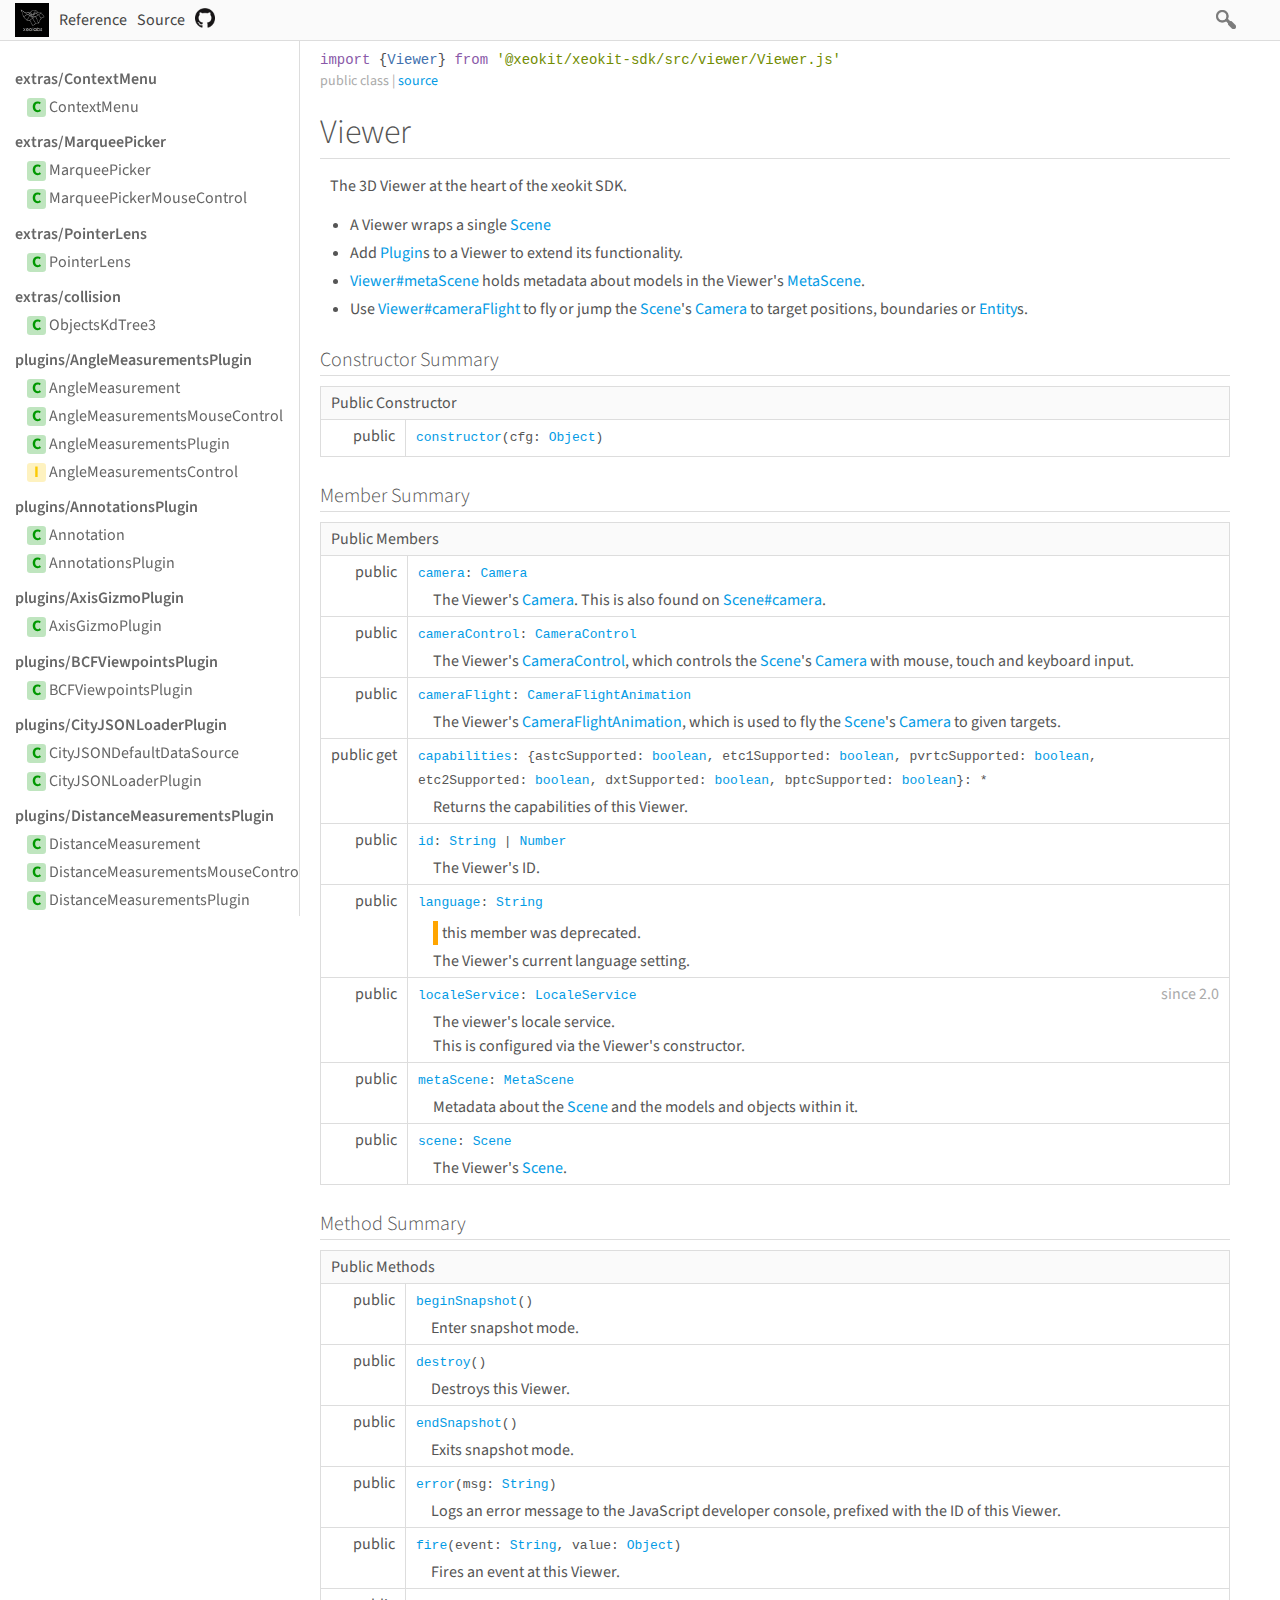
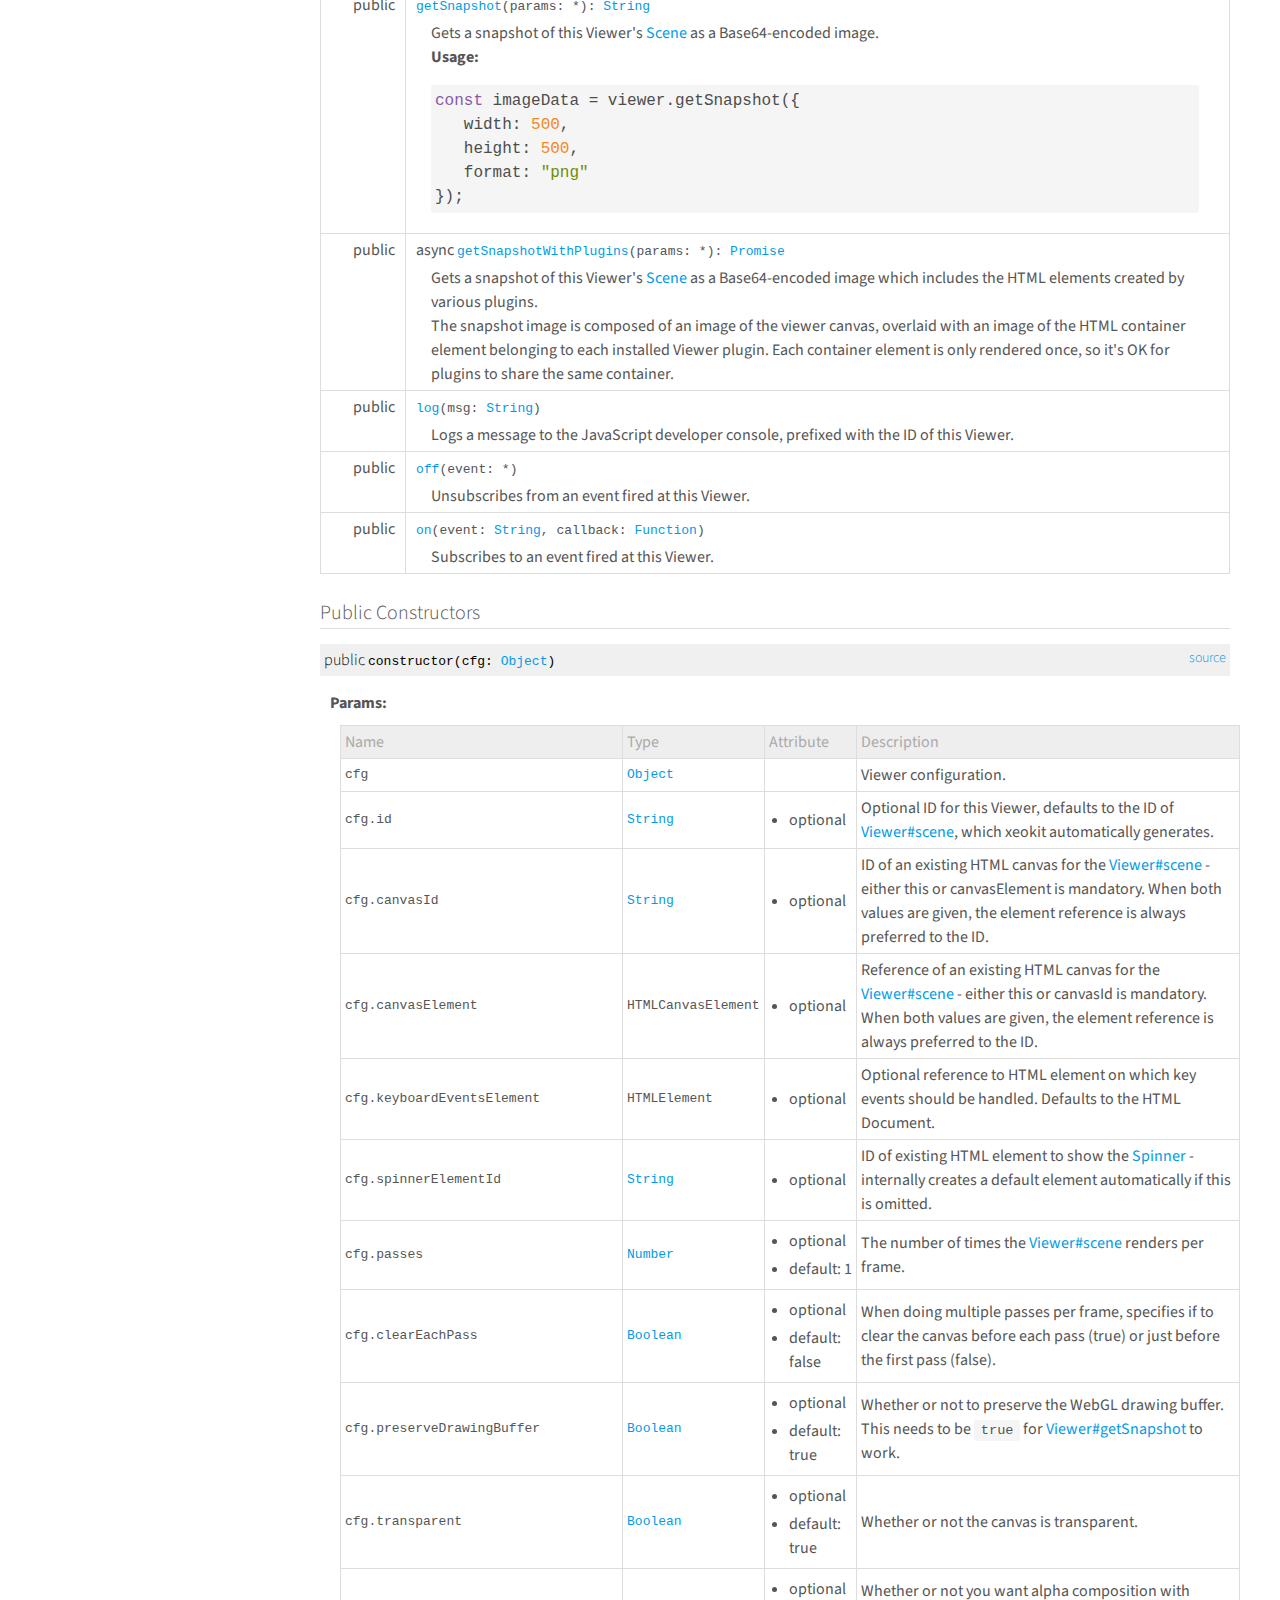
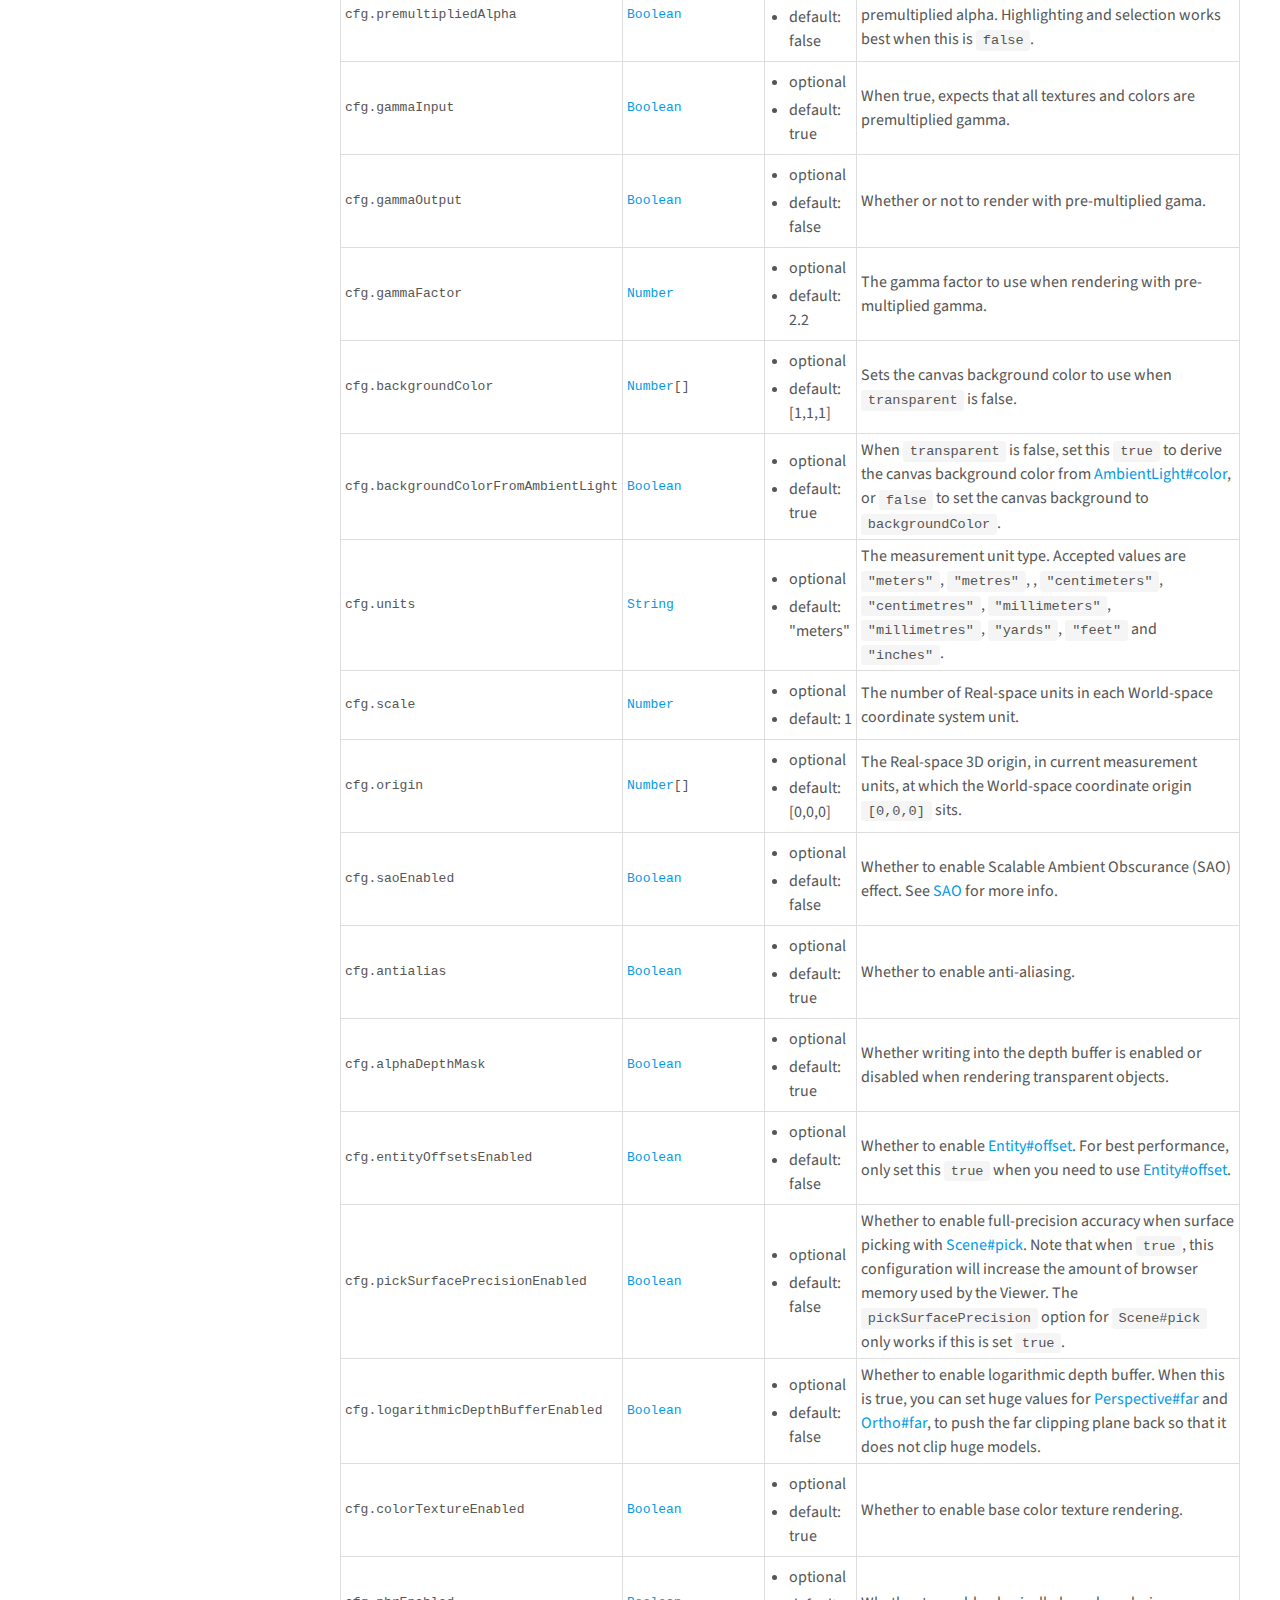
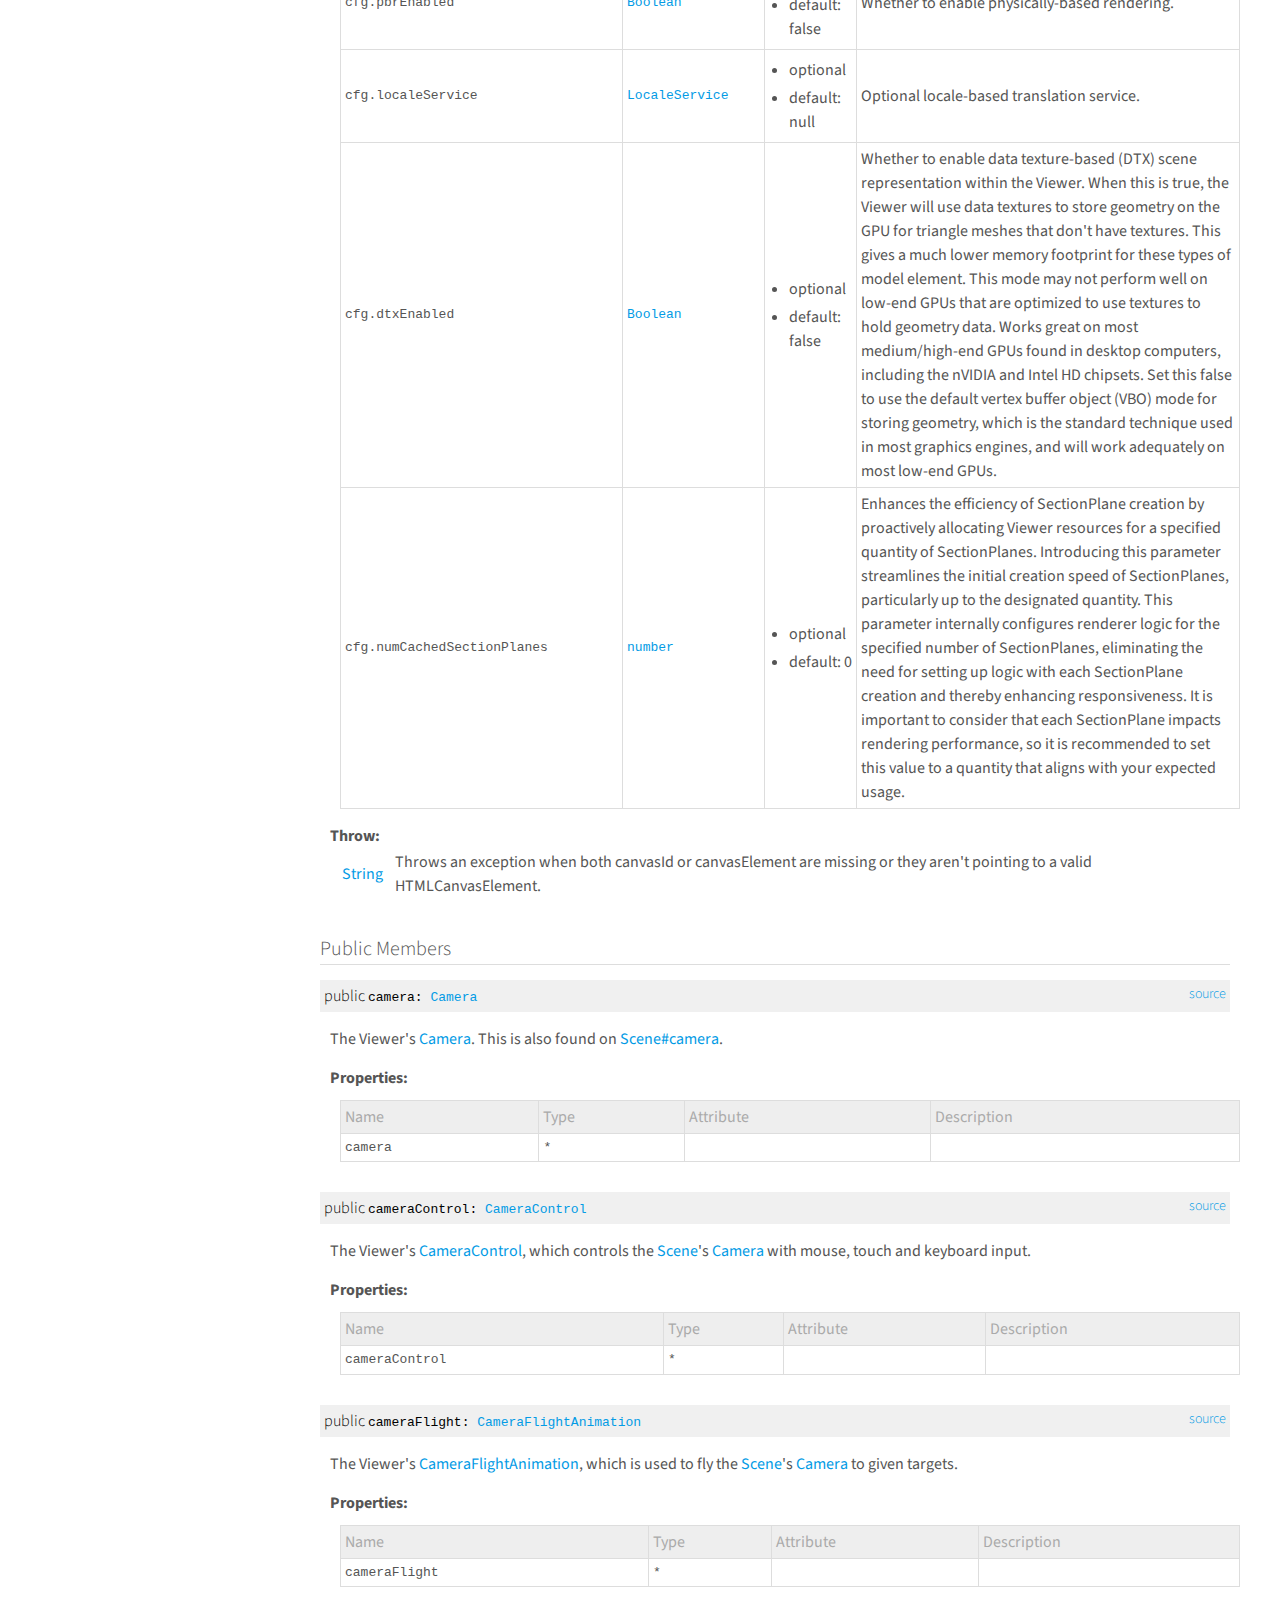
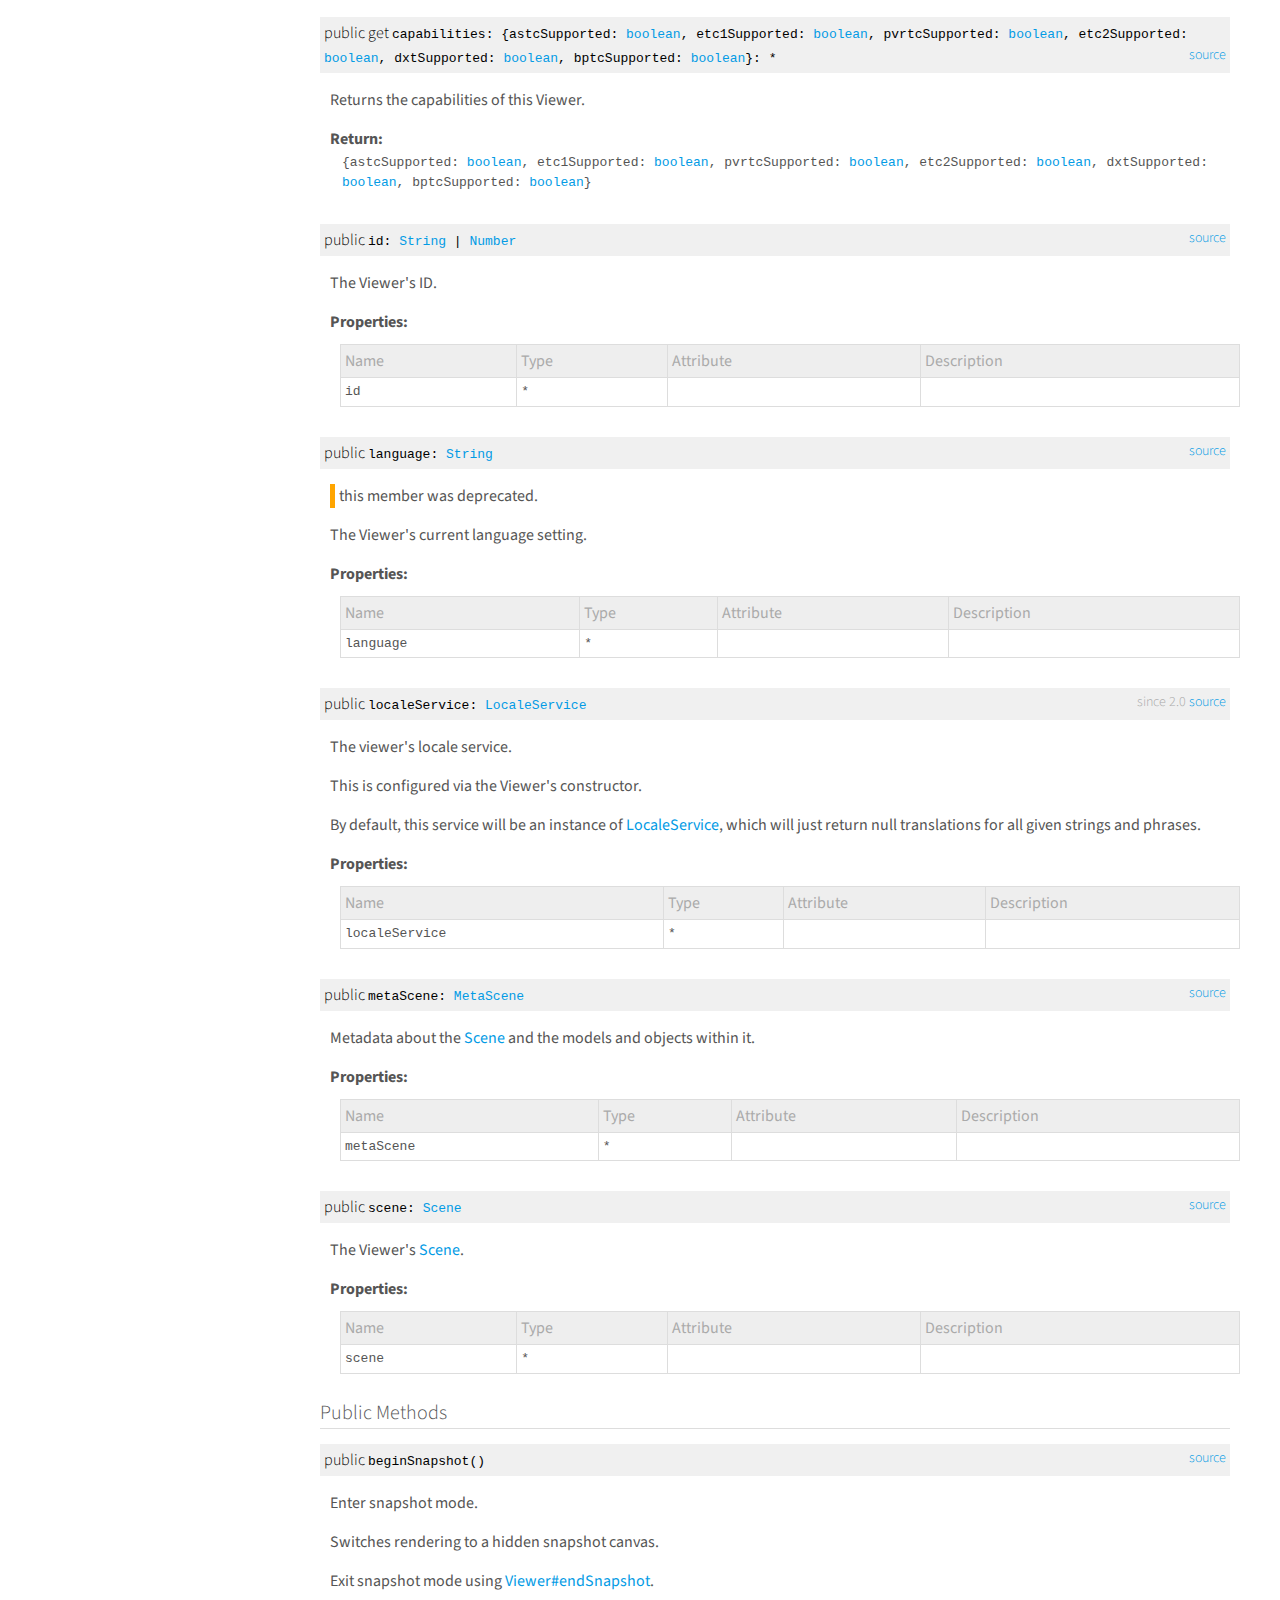
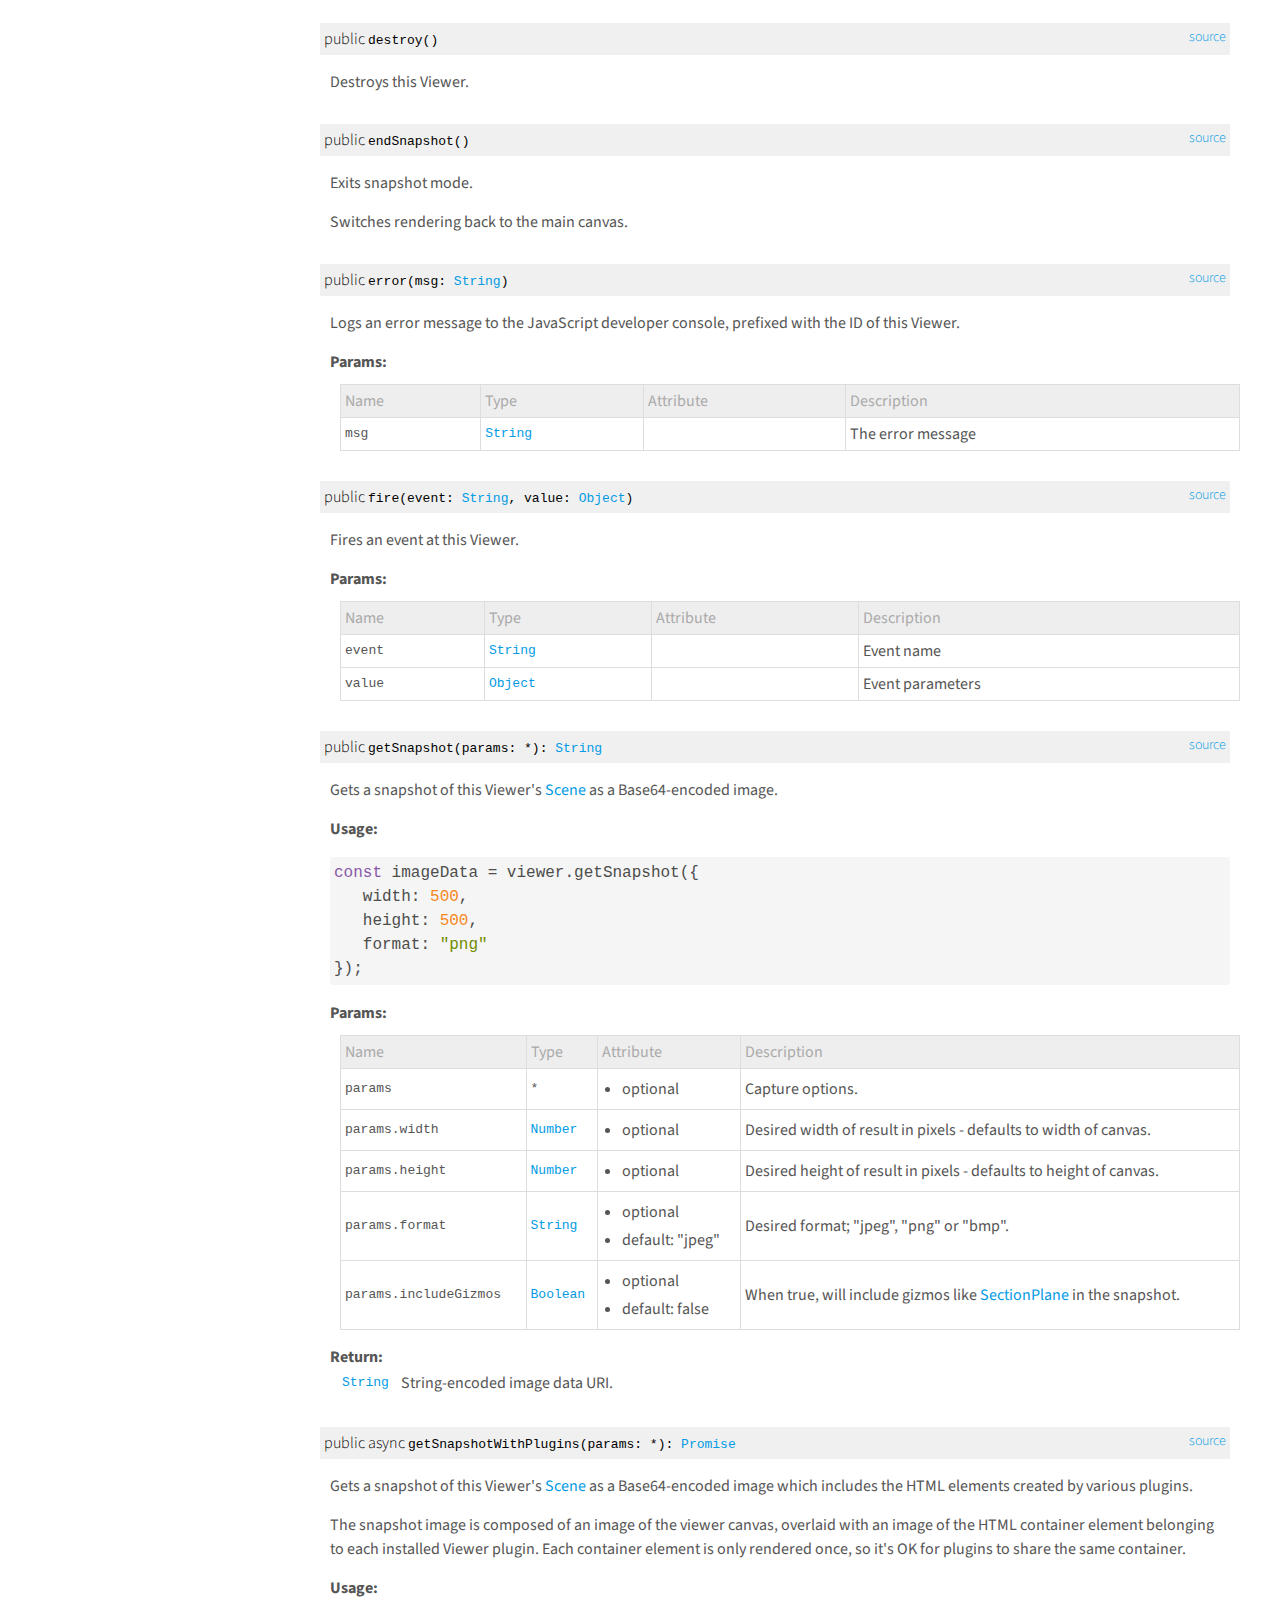
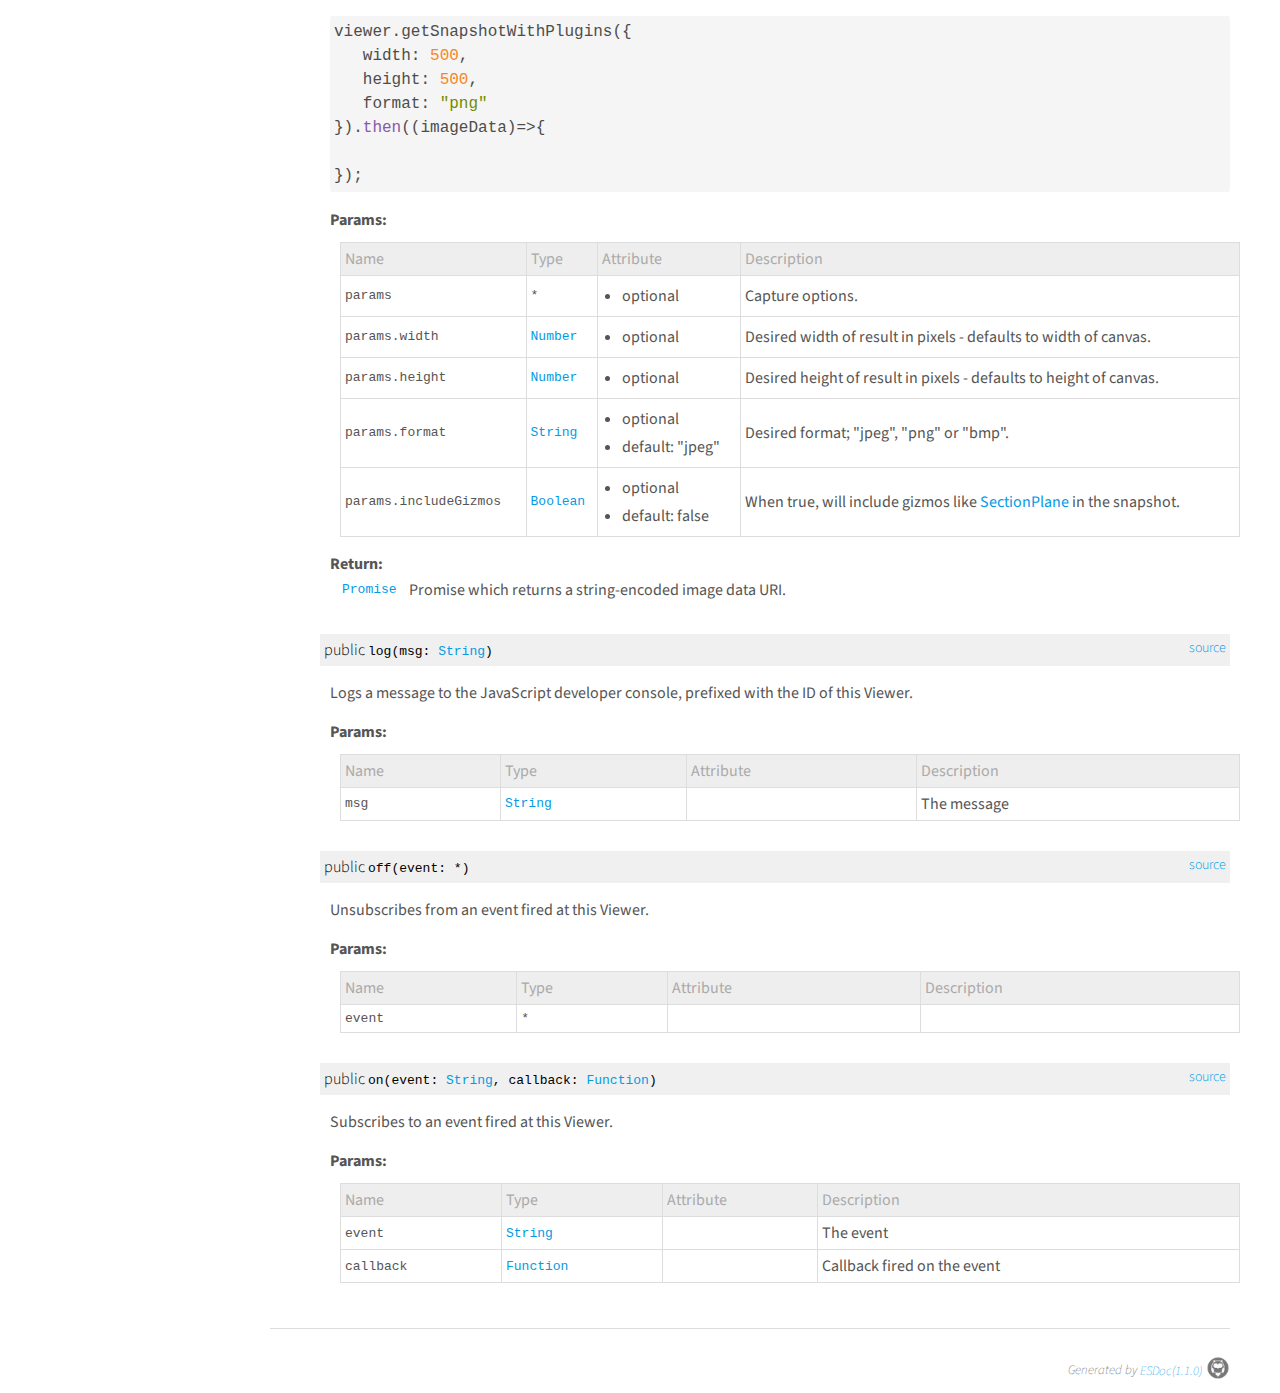
<file: xeokit/docs/class/src/viewer/Viewer.js~Viewer.html>
<!DOCTYPE html>
<html>
<head>
  <meta charset="utf-8">
  <base data-ice="baseUrl" href="../../../">
  <title data-ice="title">Viewer | xeokit-sdk</title>
  <link type="text/css" rel="stylesheet" href="css/style.css">
  <link type="text/css" rel="stylesheet" href="css/prettify-tomorrow.css">
  <script src="script/prettify/prettify.js"></script>
  <script src="script/manual.js"></script>
<meta name="description" content="3D engineering graphics in the browser"><meta property="og:type" content="website"><meta property="og:url" content="http://xeokit.io"><meta property="og:site_name" content="xeokit-sdk"><meta property="og:title" content="xeokit-sdk"><meta property="og:image" content="./images/logo.jpg"><meta property="og:description" content="3D engineering graphics in the browser"><meta property="og:author" content="http://xeolabs.com"><meta property="twitter:card" content="summary"><meta property="twitter:title" content="xeokit-sdk"><meta property="twitter:description" content="3D engineering graphics in the browser"><meta property="twitter:image" content="./images/logo.jpg"></head>
<body class="layout-container" data-ice="rootContainer">

<header>
  <a href="./" style="display: flex; align-items: center;"><img src="./image/brand_logo.jpg" style="width:34px;"></a>
  
  <a href="identifiers.html">Reference</a>
  <a href="source.html">Source</a>
  
  <div class="search-box">
  <span>
    <img src="./image/search.png">
    <span class="search-input-edge"></span><input class="search-input"><span class="search-input-edge"></span>
  </span>
    <ul class="search-result"></ul>
  </div>
<a style="position:relative; top:3px;" href="https://github.com/xeokit/xeokit-sdk"><img width="20px" src="./image/github.png"></a></header>

<nav class="navigation" data-ice="nav"><div>
  <ul>
    
  <li data-ice="doc"><a data-ice="dirPath" class="nav-dir-path" href="identifiers.html#extras-contextmenu">extras/ContextMenu</a><span data-ice="kind" class="kind-class">C</span><span data-ice="name"><span><a href="class/src/extras/ContextMenu/ContextMenu.js~ContextMenu.html">ContextMenu</a></span></span></li>
<li data-ice="doc"><a data-ice="dirPath" class="nav-dir-path" href="identifiers.html#extras-marqueepicker">extras/MarqueePicker</a><span data-ice="kind" class="kind-class">C</span><span data-ice="name"><span><a href="class/src/extras/MarqueePicker/MarqueePicker.js~MarqueePicker.html">MarqueePicker</a></span></span></li>
<li data-ice="doc"><span data-ice="kind" class="kind-class">C</span><span data-ice="name"><span><a href="class/src/extras/MarqueePicker/MarqueePickerMouseControl.js~MarqueePickerMouseControl.html">MarqueePickerMouseControl</a></span></span></li>
<li data-ice="doc"><a data-ice="dirPath" class="nav-dir-path" href="identifiers.html#extras-pointerlens">extras/PointerLens</a><span data-ice="kind" class="kind-class">C</span><span data-ice="name"><span><a href="class/src/extras/PointerLens/PointerLens.js~PointerLens.html">PointerLens</a></span></span></li>
<li data-ice="doc"><a data-ice="dirPath" class="nav-dir-path" href="identifiers.html#extras-collision">extras/collision</a><span data-ice="kind" class="kind-class">C</span><span data-ice="name"><span><a href="class/src/extras/collision/ObjectsKdTree3.js~ObjectsKdTree3.html">ObjectsKdTree3</a></span></span></li>
<li data-ice="doc"><a data-ice="dirPath" class="nav-dir-path" href="identifiers.html#plugins-anglemeasurementsplugin">plugins/AngleMeasurementsPlugin</a><span data-ice="kind" class="kind-class">C</span><span data-ice="name"><span><a href="class/src/plugins/AngleMeasurementsPlugin/AngleMeasurement.js~AngleMeasurement.html">AngleMeasurement</a></span></span></li>
<li data-ice="doc"><span data-ice="kind" class="kind-class">C</span><span data-ice="name"><span><a href="class/src/plugins/AngleMeasurementsPlugin/AngleMeasurementsMouseControl.js~AngleMeasurementsMouseControl.html">AngleMeasurementsMouseControl</a></span></span></li>
<li data-ice="doc"><span data-ice="kind" class="kind-class">C</span><span data-ice="name"><span><a href="class/src/plugins/AngleMeasurementsPlugin/AngleMeasurementsPlugin.js~AngleMeasurementsPlugin.html">AngleMeasurementsPlugin</a></span></span></li>
<li data-ice="doc"><span data-ice="kind" class="kind-interface">I</span><span data-ice="name"><span><a href="class/src/plugins/AngleMeasurementsPlugin/AngleMeasurementsControl.js~AngleMeasurementsControl.html">AngleMeasurementsControl</a></span></span></li>
<li data-ice="doc"><a data-ice="dirPath" class="nav-dir-path" href="identifiers.html#plugins-annotationsplugin">plugins/AnnotationsPlugin</a><span data-ice="kind" class="kind-class">C</span><span data-ice="name"><span><a href="class/src/plugins/AnnotationsPlugin/Annotation.js~Annotation.html">Annotation</a></span></span></li>
<li data-ice="doc"><span data-ice="kind" class="kind-class">C</span><span data-ice="name"><span><a href="class/src/plugins/AnnotationsPlugin/AnnotationsPlugin.js~AnnotationsPlugin.html">AnnotationsPlugin</a></span></span></li>
<li data-ice="doc"><a data-ice="dirPath" class="nav-dir-path" href="identifiers.html#plugins-axisgizmoplugin">plugins/AxisGizmoPlugin</a><span data-ice="kind" class="kind-class">C</span><span data-ice="name"><span><a href="class/src/plugins/AxisGizmoPlugin/AxisGizmoPlugin.js~AxisGizmoPlugin.html">AxisGizmoPlugin</a></span></span></li>
<li data-ice="doc"><a data-ice="dirPath" class="nav-dir-path" href="identifiers.html#plugins-bcfviewpointsplugin">plugins/BCFViewpointsPlugin</a><span data-ice="kind" class="kind-class">C</span><span data-ice="name"><span><a href="class/src/plugins/BCFViewpointsPlugin/BCFViewpointsPlugin.js~BCFViewpointsPlugin.html">BCFViewpointsPlugin</a></span></span></li>
<li data-ice="doc"><a data-ice="dirPath" class="nav-dir-path" href="identifiers.html#plugins-cityjsonloaderplugin">plugins/CityJSONLoaderPlugin</a><span data-ice="kind" class="kind-class">C</span><span data-ice="name"><span><a href="class/src/plugins/CityJSONLoaderPlugin/CityJSONDefaultDataSource.js~CityJSONDefaultDataSource.html">CityJSONDefaultDataSource</a></span></span></li>
<li data-ice="doc"><span data-ice="kind" class="kind-class">C</span><span data-ice="name"><span><a href="class/src/plugins/CityJSONLoaderPlugin/CityJSONLoaderPlugin.js~CityJSONLoaderPlugin.html">CityJSONLoaderPlugin</a></span></span></li>
<li data-ice="doc"><a data-ice="dirPath" class="nav-dir-path" href="identifiers.html#plugins-distancemeasurementsplugin">plugins/DistanceMeasurementsPlugin</a><span data-ice="kind" class="kind-class">C</span><span data-ice="name"><span><a href="class/src/plugins/DistanceMeasurementsPlugin/DistanceMeasurement.js~DistanceMeasurement.html">DistanceMeasurement</a></span></span></li>
<li data-ice="doc"><span data-ice="kind" class="kind-class">C</span><span data-ice="name"><span><a href="class/src/plugins/DistanceMeasurementsPlugin/DistanceMeasurementsMouseControl.js~DistanceMeasurementsMouseControl.html">DistanceMeasurementsMouseControl</a></span></span></li>
<li data-ice="doc"><span data-ice="kind" class="kind-class">C</span><span data-ice="name"><span><a href="class/src/plugins/DistanceMeasurementsPlugin/DistanceMeasurementsPlugin.js~DistanceMeasurementsPlugin.html">DistanceMeasurementsPlugin</a></span></span></li>
<li data-ice="doc"><span data-ice="kind" class="kind-interface">I</span><span data-ice="name"><span><a href="class/src/plugins/DistanceMeasurementsPlugin/DistanceMeasurementsControl.js~DistanceMeasurementsControl.html">DistanceMeasurementsControl</a></span></span></li>
<li data-ice="doc"><a data-ice="dirPath" class="nav-dir-path" href="identifiers.html#plugins-facealignedsectionplanesplugin">plugins/FaceAlignedSectionPlanesPlugin</a><span data-ice="kind" class="kind-class">C</span><span data-ice="name"><span><a href="class/src/plugins/FaceAlignedSectionPlanesPlugin/FaceAlignedSectionPlanesControl.js~FaceAlignedSectionPlanesControl.html">FaceAlignedSectionPlanesControl</a></span></span></li>
<li data-ice="doc"><span data-ice="kind" class="kind-class">C</span><span data-ice="name"><span><a href="class/src/plugins/FaceAlignedSectionPlanesPlugin/FaceAlignedSectionPlanesPlugin.js~FaceAlignedSectionPlanesPlugin.html">FaceAlignedSectionPlanesPlugin</a></span></span></li>
<li data-ice="doc"><a data-ice="dirPath" class="nav-dir-path" href="identifiers.html#plugins-fastnavplugin">plugins/FastNavPlugin</a><span data-ice="kind" class="kind-class">C</span><span data-ice="name"><span><a href="class/src/plugins/FastNavPlugin/FastNavPlugin.js~FastNavPlugin.html">FastNavPlugin</a></span></span></li>
<li data-ice="doc"><a data-ice="dirPath" class="nav-dir-path" href="identifiers.html#plugins-gltfloaderplugin">plugins/GLTFLoaderPlugin</a><span data-ice="kind" class="kind-class">C</span><span data-ice="name"><span><a href="class/src/plugins/GLTFLoaderPlugin/GLTFDefaultDataSource.js~GLTFDefaultDataSource.html">GLTFDefaultDataSource</a></span></span></li>
<li data-ice="doc"><span data-ice="kind" class="kind-class">C</span><span data-ice="name"><span><a href="class/src/plugins/GLTFLoaderPlugin/GLTFLoaderPlugin.js~GLTFLoaderPlugin.html">GLTFLoaderPlugin</a></span></span></li>
<li data-ice="doc"><a data-ice="dirPath" class="nav-dir-path" href="identifiers.html#plugins-lasloaderplugin">plugins/LASLoaderPlugin</a><span data-ice="kind" class="kind-class">C</span><span data-ice="name"><span><a href="class/src/plugins/LASLoaderPlugin/LASDefaultDataSource.js~LASDefaultDataSource.html">LASDefaultDataSource</a></span></span></li>
<li data-ice="doc"><span data-ice="kind" class="kind-class">C</span><span data-ice="name"><span><a href="class/src/plugins/LASLoaderPlugin/LASLoaderPlugin.js~LASLoaderPlugin.html">LASLoaderPlugin</a></span></span></li>
<li data-ice="doc"><a data-ice="dirPath" class="nav-dir-path" href="identifiers.html#plugins-navcubeplugin">plugins/NavCubePlugin</a><span data-ice="kind" class="kind-class">C</span><span data-ice="name"><span><a href="class/src/plugins/NavCubePlugin/NavCubePlugin.js~NavCubePlugin.html">NavCubePlugin</a></span></span></li>
<li data-ice="doc"><a data-ice="dirPath" class="nav-dir-path" href="identifiers.html#plugins-objloaderplugin">plugins/OBJLoaderPlugin</a><span data-ice="kind" class="kind-class">C</span><span data-ice="name"><span><a href="class/src/plugins/OBJLoaderPlugin/OBJLoaderPlugin.js~OBJLoaderPlugin.html">OBJLoaderPlugin</a></span></span></li>
<li data-ice="doc"><a data-ice="dirPath" class="nav-dir-path" href="identifiers.html#plugins-stlloaderplugin">plugins/STLLoaderPlugin</a><span data-ice="kind" class="kind-class">C</span><span data-ice="name"><span><a href="class/src/plugins/STLLoaderPlugin/STLDefaultDataSource.js~STLDefaultDataSource.html">STLDefaultDataSource</a></span></span></li>
<li data-ice="doc"><span data-ice="kind" class="kind-class">C</span><span data-ice="name"><span><a href="class/src/plugins/STLLoaderPlugin/STLLoaderPlugin.js~STLLoaderPlugin.html">STLLoaderPlugin</a></span></span></li>
<li data-ice="doc"><a data-ice="dirPath" class="nav-dir-path" href="identifiers.html#plugins-sectionplanesplugin">plugins/SectionPlanesPlugin</a><span data-ice="kind" class="kind-class">C</span><span data-ice="name"><span><a href="class/src/plugins/SectionPlanesPlugin/SectionPlanesPlugin.js~SectionPlanesPlugin.html">SectionPlanesPlugin</a></span></span></li>
<li data-ice="doc"><a data-ice="dirPath" class="nav-dir-path" href="identifiers.html#plugins-skyboxesplugin">plugins/SkyboxesPlugin</a><span data-ice="kind" class="kind-class">C</span><span data-ice="name"><span><a href="class/src/plugins/SkyboxesPlugin/SkyboxesPlugin.js~SkyboxesPlugin.html">SkyboxesPlugin</a></span></span></li>
<li data-ice="doc"><a data-ice="dirPath" class="nav-dir-path" href="identifiers.html#plugins-storeyviewsplugin">plugins/StoreyViewsPlugin</a><span data-ice="kind" class="kind-class">C</span><span data-ice="name"><span><a href="class/src/plugins/StoreyViewsPlugin/Storey.js~Storey.html">Storey</a></span></span></li>
<li data-ice="doc"><span data-ice="kind" class="kind-class">C</span><span data-ice="name"><span><a href="class/src/plugins/StoreyViewsPlugin/StoreyMap.js~StoreyMap.html">StoreyMap</a></span></span></li>
<li data-ice="doc"><span data-ice="kind" class="kind-class">C</span><span data-ice="name"><span><a href="class/src/plugins/StoreyViewsPlugin/StoreyViewsPlugin.js~StoreyViewsPlugin.html">StoreyViewsPlugin</a></span></span></li>
<li data-ice="doc"><a data-ice="dirPath" class="nav-dir-path" href="identifiers.html#plugins-treeviewplugin">plugins/TreeViewPlugin</a><span data-ice="kind" class="kind-class">C</span><span data-ice="name"><span><a href="class/src/plugins/TreeViewPlugin/RenderService.js~RenderService.html">RenderService</a></span></span></li>
<li data-ice="doc"><span data-ice="kind" class="kind-class">C</span><span data-ice="name"><span><a href="class/src/plugins/TreeViewPlugin/TreeViewPlugin.js~TreeViewPlugin.html">TreeViewPlugin</a></span></span></li>
<li data-ice="doc"><span data-ice="kind" class="kind-interface">I</span><span data-ice="name"><span><a href="class/src/plugins/TreeViewPlugin/TreeViewNode.js~TreeViewNode.html">TreeViewNode</a></span></span></li>
<li data-ice="doc"><a data-ice="dirPath" class="nav-dir-path" href="identifiers.html#plugins-viewcullplugin">plugins/ViewCullPlugin</a><span data-ice="kind" class="kind-class">C</span><span data-ice="name"><span><a href="class/src/plugins/ViewCullPlugin/ViewCullPlugin.js~ViewCullPlugin.html">ViewCullPlugin</a></span></span></li>
<li data-ice="doc"><a data-ice="dirPath" class="nav-dir-path" href="identifiers.html#plugins-webifcloaderplugin">plugins/WebIFCLoaderPlugin</a><span data-ice="kind" class="kind-class">C</span><span data-ice="name"><span><a href="class/src/plugins/WebIFCLoaderPlugin/WebIFCDefaultDataSource.js~WebIFCDefaultDataSource.html">WebIFCDefaultDataSource</a></span></span></li>
<li data-ice="doc"><span data-ice="kind" class="kind-class">C</span><span data-ice="name"><span><a href="class/src/plugins/WebIFCLoaderPlugin/WebIFCLoaderPlugin.js~WebIFCLoaderPlugin.html">WebIFCLoaderPlugin</a></span></span></li>
<li data-ice="doc"><a data-ice="dirPath" class="nav-dir-path" href="identifiers.html#plugins-xktloaderplugin">plugins/XKTLoaderPlugin</a><span data-ice="kind" class="kind-class">C</span><span data-ice="name"><span><a href="class/src/plugins/XKTLoaderPlugin/XKTDefaultDataSource.js~XKTDefaultDataSource.html">XKTDefaultDataSource</a></span></span></li>
<li data-ice="doc"><span data-ice="kind" class="kind-class">C</span><span data-ice="name"><span><a href="class/src/plugins/XKTLoaderPlugin/XKTLoaderPlugin.js~XKTLoaderPlugin.html">XKTLoaderPlugin</a></span></span></li>
<li data-ice="doc"><a data-ice="dirPath" class="nav-dir-path" href="identifiers.html#plugins-xml3dloaderplugin">plugins/XML3DLoaderPlugin</a><span data-ice="kind" class="kind-class">C</span><span data-ice="name"><span><a href="class/src/plugins/XML3DLoaderPlugin/XML3DLoaderPlugin.js~XML3DLoaderPlugin.html">XML3DLoaderPlugin</a></span></span></li>
<li data-ice="doc"><a data-ice="dirPath" class="nav-dir-path" href="identifiers.html#viewer">viewer</a><span data-ice="kind" class="kind-class">C</span><span data-ice="name"><span><a href="class/src/viewer/Configs.js~Configs.html">Configs</a></span></span></li>
<li data-ice="doc"><span data-ice="kind" class="kind-class">C</span><span data-ice="name"><span><a href="class/src/viewer/Plugin.js~Plugin.html">Plugin</a></span></span></li>
<li data-ice="doc"><span data-ice="kind" class="kind-class">C</span><span data-ice="name"><span><a href="class/src/viewer/Viewer.js~Viewer.html">Viewer</a></span></span></li>
<li data-ice="doc"><a data-ice="dirPath" class="nav-dir-path" href="identifiers.html#viewer-localization">viewer/localization</a><span data-ice="kind" class="kind-class">C</span><span data-ice="name"><span><a href="class/src/viewer/localization/LocaleService.js~LocaleService.html">LocaleService</a></span></span></li>
<li data-ice="doc"><a data-ice="dirPath" class="nav-dir-path" href="identifiers.html#viewer-metadata">viewer/metadata</a><span data-ice="kind" class="kind-class">C</span><span data-ice="name"><span><a href="class/src/viewer/metadata/MetaModel.js~MetaModel.html">MetaModel</a></span></span></li>
<li data-ice="doc"><span data-ice="kind" class="kind-class">C</span><span data-ice="name"><span><a href="class/src/viewer/metadata/MetaObject.js~MetaObject.html">MetaObject</a></span></span></li>
<li data-ice="doc"><span data-ice="kind" class="kind-class">C</span><span data-ice="name"><span><a href="class/src/viewer/metadata/MetaScene.js~MetaScene.html">MetaScene</a></span></span></li>
<li data-ice="doc"><span data-ice="kind" class="kind-class">C</span><span data-ice="name"><span><a href="class/src/viewer/metadata/Property.js~Property.html">Property</a></span></span></li>
<li data-ice="doc"><span data-ice="kind" class="kind-class">C</span><span data-ice="name"><span><a href="class/src/viewer/metadata/PropertySet.js~PropertySet.html">PropertySet</a></span></span></li>
<li data-ice="doc"><span data-ice="kind" class="kind-variable">V</span><span data-ice="name"><span><a href="variable/index.html#static-variable-IFCObjectDefaultColors">IFCObjectDefaultColors</a></span></span></li>
<li data-ice="doc"><span data-ice="kind" class="kind-variable">V</span><span data-ice="name"><span><a href="variable/index.html#static-variable-IFCObjectDefaults">IFCObjectDefaults</a></span></span></li>
<li data-ice="doc"><a data-ice="dirPath" class="nav-dir-path" href="identifiers.html#viewer-scene">viewer/scene</a><span data-ice="kind" class="kind-class">C</span><span data-ice="name"><span><a href="class/src/viewer/scene/Component.js~Component.html">Component</a></span></span></li>
<li data-ice="doc"><span data-ice="kind" class="kind-interface">I</span><span data-ice="name"><span><a href="class/src/viewer/scene/Entity.js~Entity.html">Entity</a></span></span></li>
<li data-ice="doc"><span data-ice="kind" class="kind-variable">V</span><span data-ice="name"><span><a href="variable/index.html#static-variable-stats">stats</a></span></span></li>
<li data-ice="doc"><a data-ice="dirPath" class="nav-dir-path" href="identifiers.html#viewer-scene-bitmap">viewer/scene/Bitmap</a><span data-ice="kind" class="kind-class">C</span><span data-ice="name"><span><a href="class/src/viewer/scene/Bitmap/Bitmap.js~Bitmap.html">Bitmap</a></span></span></li>
<li data-ice="doc"><a data-ice="dirPath" class="nav-dir-path" href="identifiers.html#viewer-scene-cameracontrol">viewer/scene/CameraControl</a><span data-ice="kind" class="kind-class">C</span><span data-ice="name"><span><a href="class/src/viewer/scene/CameraControl/CameraControl.js~CameraControl.html">CameraControl</a></span></span></li>
<li data-ice="doc"><a data-ice="dirPath" class="nav-dir-path" href="identifiers.html#viewer-scene-imageplane">viewer/scene/ImagePlane</a><span data-ice="kind" class="kind-class">C</span><span data-ice="name"><span><a href="class/src/viewer/scene/ImagePlane/ImagePlane.js~ImagePlane.html">ImagePlane</a></span></span></li>
<li data-ice="doc"><a data-ice="dirPath" class="nav-dir-path" href="identifiers.html#viewer-scene-lineset">viewer/scene/LineSet</a><span data-ice="kind" class="kind-class">C</span><span data-ice="name"><span><a href="class/src/viewer/scene/LineSet/LineSet.js~LineSet.html">LineSet</a></span></span></li>
<li data-ice="doc"><a data-ice="dirPath" class="nav-dir-path" href="identifiers.html#viewer-scene-camera">viewer/scene/camera</a><span data-ice="kind" class="kind-class">C</span><span data-ice="name"><span><a href="class/src/viewer/scene/camera/Camera.js~Camera.html">Camera</a></span></span></li>
<li data-ice="doc"><span data-ice="kind" class="kind-class">C</span><span data-ice="name"><span><a href="class/src/viewer/scene/camera/CameraFlightAnimation.js~CameraFlightAnimation.html">CameraFlightAnimation</a></span></span></li>
<li data-ice="doc"><span data-ice="kind" class="kind-class">C</span><span data-ice="name"><span><a href="class/src/viewer/scene/camera/CameraPath.js~CameraPath.html">CameraPath</a></span></span></li>
<li data-ice="doc"><span data-ice="kind" class="kind-class">C</span><span data-ice="name"><span><a href="class/src/viewer/scene/camera/CameraPathAnimation.js~CameraPathAnimation.html">CameraPathAnimation</a></span></span></li>
<li data-ice="doc"><span data-ice="kind" class="kind-class">C</span><span data-ice="name"><span><a href="class/src/viewer/scene/camera/CustomProjection.js~CustomProjection.html">CustomProjection</a></span></span></li>
<li data-ice="doc"><span data-ice="kind" class="kind-class">C</span><span data-ice="name"><span><a href="class/src/viewer/scene/camera/Frustum.js~Frustum.html">Frustum</a></span></span></li>
<li data-ice="doc"><span data-ice="kind" class="kind-class">C</span><span data-ice="name"><span><a href="class/src/viewer/scene/camera/Ortho.js~Ortho.html">Ortho</a></span></span></li>
<li data-ice="doc"><span data-ice="kind" class="kind-class">C</span><span data-ice="name"><span><a href="class/src/viewer/scene/camera/Perspective.js~Perspective.html">Perspective</a></span></span></li>
<li data-ice="doc"><a data-ice="dirPath" class="nav-dir-path" href="identifiers.html#viewer-scene-canvas">viewer/scene/canvas</a><span data-ice="kind" class="kind-class">C</span><span data-ice="name"><span><a href="class/src/viewer/scene/canvas/Canvas.js~Canvas.html">Canvas</a></span></span></li>
<li data-ice="doc"><span data-ice="kind" class="kind-class">C</span><span data-ice="name"><span><a href="class/src/viewer/scene/canvas/Spinner.js~Spinner.html">Spinner</a></span></span></li>
<li data-ice="doc"><a data-ice="dirPath" class="nav-dir-path" href="identifiers.html#viewer-scene-constants">viewer/scene/constants</a><span data-ice="kind" class="kind-variable">V</span><span data-ice="name"><span><a href="variable/index.html#static-variable-AlphaFormat">AlphaFormat</a></span></span></li>
<li data-ice="doc"><span data-ice="kind" class="kind-variable">V</span><span data-ice="name"><span><a href="variable/index.html#static-variable-ByteType">ByteType</a></span></span></li>
<li data-ice="doc"><span data-ice="kind" class="kind-variable">V</span><span data-ice="name"><span><a href="variable/index.html#static-variable-ClampToEdgeWrapping">ClampToEdgeWrapping</a></span></span></li>
<li data-ice="doc"><span data-ice="kind" class="kind-variable">V</span><span data-ice="name"><span><a href="variable/index.html#static-variable-CompressedMediaType">CompressedMediaType</a></span></span></li>
<li data-ice="doc"><span data-ice="kind" class="kind-variable">V</span><span data-ice="name"><span><a href="variable/index.html#static-variable-DepthFormat">DepthFormat</a></span></span></li>
<li data-ice="doc"><span data-ice="kind" class="kind-variable">V</span><span data-ice="name"><span><a href="variable/index.html#static-variable-DepthStencilFormat">DepthStencilFormat</a></span></span></li>
<li data-ice="doc"><span data-ice="kind" class="kind-variable">V</span><span data-ice="name"><span><a href="variable/index.html#static-variable-FloatType">FloatType</a></span></span></li>
<li data-ice="doc"><span data-ice="kind" class="kind-variable">V</span><span data-ice="name"><span><a href="variable/index.html#static-variable-GIFMediaType">GIFMediaType</a></span></span></li>
<li data-ice="doc"><span data-ice="kind" class="kind-variable">V</span><span data-ice="name"><span><a href="variable/index.html#static-variable-HalfFloatType">HalfFloatType</a></span></span></li>
<li data-ice="doc"><span data-ice="kind" class="kind-variable">V</span><span data-ice="name"><span><a href="variable/index.html#static-variable-IntType">IntType</a></span></span></li>
<li data-ice="doc"><span data-ice="kind" class="kind-variable">V</span><span data-ice="name"><span><a href="variable/index.html#static-variable-JPEGMediaType">JPEGMediaType</a></span></span></li>
<li data-ice="doc"><span data-ice="kind" class="kind-variable">V</span><span data-ice="name"><span><a href="variable/index.html#static-variable-LinearEncoding">LinearEncoding</a></span></span></li>
<li data-ice="doc"><span data-ice="kind" class="kind-variable">V</span><span data-ice="name"><span><a href="variable/index.html#static-variable-LinearFilter">LinearFilter</a></span></span></li>
<li data-ice="doc"><span data-ice="kind" class="kind-variable">V</span><span data-ice="name"><span><a href="variable/index.html#static-variable-LinearMipMapLinearFilter">LinearMipMapLinearFilter</a></span></span></li>
<li data-ice="doc"><span data-ice="kind" class="kind-variable">V</span><span data-ice="name"><span><a href="variable/index.html#static-variable-LinearMipMapNearestFilter">LinearMipMapNearestFilter</a></span></span></li>
<li data-ice="doc"><span data-ice="kind" class="kind-variable">V</span><span data-ice="name"><span><a href="variable/index.html#static-variable-LinearMipmapLinearFilter">LinearMipmapLinearFilter</a></span></span></li>
<li data-ice="doc"><span data-ice="kind" class="kind-variable">V</span><span data-ice="name"><span><a href="variable/index.html#static-variable-LinearMipmapNearestFilter">LinearMipmapNearestFilter</a></span></span></li>
<li data-ice="doc"><span data-ice="kind" class="kind-variable">V</span><span data-ice="name"><span><a href="variable/index.html#static-variable-LuminanceAlphaFormat">LuminanceAlphaFormat</a></span></span></li>
<li data-ice="doc"><span data-ice="kind" class="kind-variable">V</span><span data-ice="name"><span><a href="variable/index.html#static-variable-LuminanceFormat">LuminanceFormat</a></span></span></li>
<li data-ice="doc"><span data-ice="kind" class="kind-variable">V</span><span data-ice="name"><span><a href="variable/index.html#static-variable-MirroredRepeatWrapping">MirroredRepeatWrapping</a></span></span></li>
<li data-ice="doc"><span data-ice="kind" class="kind-variable">V</span><span data-ice="name"><span><a href="variable/index.html#static-variable-NearestFilter">NearestFilter</a></span></span></li>
<li data-ice="doc"><span data-ice="kind" class="kind-variable">V</span><span data-ice="name"><span><a href="variable/index.html#static-variable-NearestMipMapLinearFilter">NearestMipMapLinearFilter</a></span></span></li>
<li data-ice="doc"><span data-ice="kind" class="kind-variable">V</span><span data-ice="name"><span><a href="variable/index.html#static-variable-NearestMipMapNearestFilter">NearestMipMapNearestFilter</a></span></span></li>
<li data-ice="doc"><span data-ice="kind" class="kind-variable">V</span><span data-ice="name"><span><a href="variable/index.html#static-variable-NearestMipmapLinearFilter">NearestMipmapLinearFilter</a></span></span></li>
<li data-ice="doc"><span data-ice="kind" class="kind-variable">V</span><span data-ice="name"><span><a href="variable/index.html#static-variable-NearestMipmapNearestFilter">NearestMipmapNearestFilter</a></span></span></li>
<li data-ice="doc"><span data-ice="kind" class="kind-variable">V</span><span data-ice="name"><span><a href="variable/index.html#static-variable-PNGMediaType">PNGMediaType</a></span></span></li>
<li data-ice="doc"><span data-ice="kind" class="kind-variable">V</span><span data-ice="name"><span><a href="variable/index.html#static-variable-RGBAFormat">RGBAFormat</a></span></span></li>
<li data-ice="doc"><span data-ice="kind" class="kind-variable">V</span><span data-ice="name"><span><a href="variable/index.html#static-variable-RGBAIntegerFormat">RGBAIntegerFormat</a></span></span></li>
<li data-ice="doc"><span data-ice="kind" class="kind-variable">V</span><span data-ice="name"><span><a href="variable/index.html#static-variable-RGBA_ASTC_10x10_Format">RGBA_ASTC_10x10_Format</a></span></span></li>
<li data-ice="doc"><span data-ice="kind" class="kind-variable">V</span><span data-ice="name"><span><a href="variable/index.html#static-variable-RGBA_ASTC_10x5_Format">RGBA_ASTC_10x5_Format</a></span></span></li>
<li data-ice="doc"><span data-ice="kind" class="kind-variable">V</span><span data-ice="name"><span><a href="variable/index.html#static-variable-RGBA_ASTC_10x6_Format">RGBA_ASTC_10x6_Format</a></span></span></li>
<li data-ice="doc"><span data-ice="kind" class="kind-variable">V</span><span data-ice="name"><span><a href="variable/index.html#static-variable-RGBA_ASTC_10x8_Format">RGBA_ASTC_10x8_Format</a></span></span></li>
<li data-ice="doc"><span data-ice="kind" class="kind-variable">V</span><span data-ice="name"><span><a href="variable/index.html#static-variable-RGBA_ASTC_12x10_Format">RGBA_ASTC_12x10_Format</a></span></span></li>
<li data-ice="doc"><span data-ice="kind" class="kind-variable">V</span><span data-ice="name"><span><a href="variable/index.html#static-variable-RGBA_ASTC_12x12_Format">RGBA_ASTC_12x12_Format</a></span></span></li>
<li data-ice="doc"><span data-ice="kind" class="kind-variable">V</span><span data-ice="name"><span><a href="variable/index.html#static-variable-RGBA_ASTC_4x4_Format">RGBA_ASTC_4x4_Format</a></span></span></li>
<li data-ice="doc"><span data-ice="kind" class="kind-variable">V</span><span data-ice="name"><span><a href="variable/index.html#static-variable-RGBA_ASTC_5x4_Format">RGBA_ASTC_5x4_Format</a></span></span></li>
<li data-ice="doc"><span data-ice="kind" class="kind-variable">V</span><span data-ice="name"><span><a href="variable/index.html#static-variable-RGBA_ASTC_5x5_Format">RGBA_ASTC_5x5_Format</a></span></span></li>
<li data-ice="doc"><span data-ice="kind" class="kind-variable">V</span><span data-ice="name"><span><a href="variable/index.html#static-variable-RGBA_ASTC_6x5_Format">RGBA_ASTC_6x5_Format</a></span></span></li>
<li data-ice="doc"><span data-ice="kind" class="kind-variable">V</span><span data-ice="name"><span><a href="variable/index.html#static-variable-RGBA_ASTC_6x6_Format">RGBA_ASTC_6x6_Format</a></span></span></li>
<li data-ice="doc"><span data-ice="kind" class="kind-variable">V</span><span data-ice="name"><span><a href="variable/index.html#static-variable-RGBA_ASTC_8x5_Format">RGBA_ASTC_8x5_Format</a></span></span></li>
<li data-ice="doc"><span data-ice="kind" class="kind-variable">V</span><span data-ice="name"><span><a href="variable/index.html#static-variable-RGBA_ASTC_8x6_Format">RGBA_ASTC_8x6_Format</a></span></span></li>
<li data-ice="doc"><span data-ice="kind" class="kind-variable">V</span><span data-ice="name"><span><a href="variable/index.html#static-variable-RGBA_ASTC_8x8_Format">RGBA_ASTC_8x8_Format</a></span></span></li>
<li data-ice="doc"><span data-ice="kind" class="kind-variable">V</span><span data-ice="name"><span><a href="variable/index.html#static-variable-RGBA_BPTC_Format">RGBA_BPTC_Format</a></span></span></li>
<li data-ice="doc"><span data-ice="kind" class="kind-variable">V</span><span data-ice="name"><span><a href="variable/index.html#static-variable-RGBA_ETC2_EAC_Format">RGBA_ETC2_EAC_Format</a></span></span></li>
<li data-ice="doc"><span data-ice="kind" class="kind-variable">V</span><span data-ice="name"><span><a href="variable/index.html#static-variable-RGBA_PVRTC_2BPPV1_Format">RGBA_PVRTC_2BPPV1_Format</a></span></span></li>
<li data-ice="doc"><span data-ice="kind" class="kind-variable">V</span><span data-ice="name"><span><a href="variable/index.html#static-variable-RGBA_PVRTC_4BPPV1_Format">RGBA_PVRTC_4BPPV1_Format</a></span></span></li>
<li data-ice="doc"><span data-ice="kind" class="kind-variable">V</span><span data-ice="name"><span><a href="variable/index.html#static-variable-RGBA_S3TC_DXT1_Format">RGBA_S3TC_DXT1_Format</a></span></span></li>
<li data-ice="doc"><span data-ice="kind" class="kind-variable">V</span><span data-ice="name"><span><a href="variable/index.html#static-variable-RGBA_S3TC_DXT3_Format">RGBA_S3TC_DXT3_Format</a></span></span></li>
<li data-ice="doc"><span data-ice="kind" class="kind-variable">V</span><span data-ice="name"><span><a href="variable/index.html#static-variable-RGBA_S3TC_DXT5_Format">RGBA_S3TC_DXT5_Format</a></span></span></li>
<li data-ice="doc"><span data-ice="kind" class="kind-variable">V</span><span data-ice="name"><span><a href="variable/index.html#static-variable-RGBFormat">RGBFormat</a></span></span></li>
<li data-ice="doc"><span data-ice="kind" class="kind-variable">V</span><span data-ice="name"><span><a href="variable/index.html#static-variable-RGB_ETC1_Format">RGB_ETC1_Format</a></span></span></li>
<li data-ice="doc"><span data-ice="kind" class="kind-variable">V</span><span data-ice="name"><span><a href="variable/index.html#static-variable-RGB_ETC2_Format">RGB_ETC2_Format</a></span></span></li>
<li data-ice="doc"><span data-ice="kind" class="kind-variable">V</span><span data-ice="name"><span><a href="variable/index.html#static-variable-RGB_PVRTC_2BPPV1_Format">RGB_PVRTC_2BPPV1_Format</a></span></span></li>
<li data-ice="doc"><span data-ice="kind" class="kind-variable">V</span><span data-ice="name"><span><a href="variable/index.html#static-variable-RGB_PVRTC_4BPPV1_Format">RGB_PVRTC_4BPPV1_Format</a></span></span></li>
<li data-ice="doc"><span data-ice="kind" class="kind-variable">V</span><span data-ice="name"><span><a href="variable/index.html#static-variable-RGB_S3TC_DXT1_Format">RGB_S3TC_DXT1_Format</a></span></span></li>
<li data-ice="doc"><span data-ice="kind" class="kind-variable">V</span><span data-ice="name"><span><a href="variable/index.html#static-variable-RGFormat">RGFormat</a></span></span></li>
<li data-ice="doc"><span data-ice="kind" class="kind-variable">V</span><span data-ice="name"><span><a href="variable/index.html#static-variable-RGIntegerFormat">RGIntegerFormat</a></span></span></li>
<li data-ice="doc"><span data-ice="kind" class="kind-variable">V</span><span data-ice="name"><span><a href="variable/index.html#static-variable-RedFormat">RedFormat</a></span></span></li>
<li data-ice="doc"><span data-ice="kind" class="kind-variable">V</span><span data-ice="name"><span><a href="variable/index.html#static-variable-RedIntegerFormat">RedIntegerFormat</a></span></span></li>
<li data-ice="doc"><span data-ice="kind" class="kind-variable">V</span><span data-ice="name"><span><a href="variable/index.html#static-variable-RepeatWrapping">RepeatWrapping</a></span></span></li>
<li data-ice="doc"><span data-ice="kind" class="kind-variable">V</span><span data-ice="name"><span><a href="variable/index.html#static-variable-ShortType">ShortType</a></span></span></li>
<li data-ice="doc"><span data-ice="kind" class="kind-variable">V</span><span data-ice="name"><span><a href="variable/index.html#static-variable-UnsignedByteType">UnsignedByteType</a></span></span></li>
<li data-ice="doc"><span data-ice="kind" class="kind-variable">V</span><span data-ice="name"><span><a href="variable/index.html#static-variable-UnsignedInt248Type">UnsignedInt248Type</a></span></span></li>
<li data-ice="doc"><span data-ice="kind" class="kind-variable">V</span><span data-ice="name"><span><a href="variable/index.html#static-variable-UnsignedIntType">UnsignedIntType</a></span></span></li>
<li data-ice="doc"><span data-ice="kind" class="kind-variable">V</span><span data-ice="name"><span><a href="variable/index.html#static-variable-UnsignedShort4444Type">UnsignedShort4444Type</a></span></span></li>
<li data-ice="doc"><span data-ice="kind" class="kind-variable">V</span><span data-ice="name"><span><a href="variable/index.html#static-variable-UnsignedShort5551Type">UnsignedShort5551Type</a></span></span></li>
<li data-ice="doc"><span data-ice="kind" class="kind-variable">V</span><span data-ice="name"><span><a href="variable/index.html#static-variable-UnsignedShortType">UnsignedShortType</a></span></span></li>
<li data-ice="doc"><span data-ice="kind" class="kind-variable">V</span><span data-ice="name"><span><a href="variable/index.html#static-variable-sRGBEncoding">sRGBEncoding</a></span></span></li>
<li data-ice="doc"><a data-ice="dirPath" class="nav-dir-path" href="identifiers.html#viewer-scene-geometry">viewer/scene/geometry</a><span data-ice="kind" class="kind-class">C</span><span data-ice="name"><span><a href="class/src/viewer/scene/geometry/Geometry.js~Geometry.html">Geometry</a></span></span></li>
<li data-ice="doc"><span data-ice="kind" class="kind-class">C</span><span data-ice="name"><span><a href="class/src/viewer/scene/geometry/ReadableGeometry.js~ReadableGeometry.html">ReadableGeometry</a></span></span></li>
<li data-ice="doc"><span data-ice="kind" class="kind-class">C</span><span data-ice="name"><span><a href="class/src/viewer/scene/geometry/VBOGeometry.js~VBOGeometry.html">VBOGeometry</a></span></span></li>
<li data-ice="doc"><a data-ice="dirPath" class="nav-dir-path" href="identifiers.html#viewer-scene-geometry-builders">viewer/scene/geometry/builders</a><span data-ice="kind" class="kind-function">F</span><span data-ice="name"><span><a href="function/index.html#static-function-buildBoxGeometry">buildBoxGeometry</a></span></span></li>
<li data-ice="doc"><span data-ice="kind" class="kind-function">F</span><span data-ice="name"><span><a href="function/index.html#static-function-buildBoxLinesGeometry">buildBoxLinesGeometry</a></span></span></li>
<li data-ice="doc"><span data-ice="kind" class="kind-function">F</span><span data-ice="name"><span><a href="function/index.html#static-function-buildBoxLinesGeometryFromAABB">buildBoxLinesGeometryFromAABB</a></span></span></li>
<li data-ice="doc"><span data-ice="kind" class="kind-function">F</span><span data-ice="name"><span><a href="function/index.html#static-function-buildCylinderGeometry">buildCylinderGeometry</a></span></span></li>
<li data-ice="doc"><span data-ice="kind" class="kind-function">F</span><span data-ice="name"><span><a href="function/index.html#static-function-buildGridGeometry">buildGridGeometry</a></span></span></li>
<li data-ice="doc"><span data-ice="kind" class="kind-function">F</span><span data-ice="name"><span><a href="function/index.html#static-function-buildPlaneGeometry">buildPlaneGeometry</a></span></span></li>
<li data-ice="doc"><span data-ice="kind" class="kind-function">F</span><span data-ice="name"><span><a href="function/index.html#static-function-buildPolylineGeometry">buildPolylineGeometry</a></span></span></li>
<li data-ice="doc"><span data-ice="kind" class="kind-function">F</span><span data-ice="name"><span><a href="function/index.html#static-function-buildPolylineGeometryFromCurve">buildPolylineGeometryFromCurve</a></span></span></li>
<li data-ice="doc"><span data-ice="kind" class="kind-function">F</span><span data-ice="name"><span><a href="function/index.html#static-function-buildSphereGeometry">buildSphereGeometry</a></span></span></li>
<li data-ice="doc"><span data-ice="kind" class="kind-function">F</span><span data-ice="name"><span><a href="function/index.html#static-function-buildTorusGeometry">buildTorusGeometry</a></span></span></li>
<li data-ice="doc"><span data-ice="kind" class="kind-function">F</span><span data-ice="name"><span><a href="function/index.html#static-function-buildVectorTextGeometry">buildVectorTextGeometry</a></span></span></li>
<li data-ice="doc"><a data-ice="dirPath" class="nav-dir-path" href="identifiers.html#viewer-scene-geometry-loaders">viewer/scene/geometry/loaders</a><span data-ice="kind" class="kind-function">F</span><span data-ice="name"><span><a href="function/index.html#static-function-load3DSGeometry">load3DSGeometry</a></span></span></li>
<li data-ice="doc"><span data-ice="kind" class="kind-function">F</span><span data-ice="name"><span><a href="function/index.html#static-function-loadOBJGeometry">loadOBJGeometry</a></span></span></li>
<li data-ice="doc"><a data-ice="dirPath" class="nav-dir-path" href="identifiers.html#viewer-scene-input">viewer/scene/input</a><span data-ice="kind" class="kind-class">C</span><span data-ice="name"><span><a href="class/src/viewer/scene/input/Input.js~Input.html">Input</a></span></span></li>
<li data-ice="doc"><a data-ice="dirPath" class="nav-dir-path" href="identifiers.html#viewer-scene-lights">viewer/scene/lights</a><span data-ice="kind" class="kind-class">C</span><span data-ice="name"><span><a href="class/src/viewer/scene/lights/AmbientLight.js~AmbientLight.html">AmbientLight</a></span></span></li>
<li data-ice="doc"><span data-ice="kind" class="kind-class">C</span><span data-ice="name"><span><a href="class/src/viewer/scene/lights/CubeTexture.js~CubeTexture.html">CubeTexture</a></span></span></li>
<li data-ice="doc"><span data-ice="kind" class="kind-class">C</span><span data-ice="name"><span><a href="class/src/viewer/scene/lights/DirLight.js~DirLight.html">DirLight</a></span></span></li>
<li data-ice="doc"><span data-ice="kind" class="kind-class">C</span><span data-ice="name"><span><a href="class/src/viewer/scene/lights/Light.js~Light.html">Light</a></span></span></li>
<li data-ice="doc"><span data-ice="kind" class="kind-class">C</span><span data-ice="name"><span><a href="class/src/viewer/scene/lights/LightMap.js~LightMap.html">LightMap</a></span></span></li>
<li data-ice="doc"><span data-ice="kind" class="kind-class">C</span><span data-ice="name"><span><a href="class/src/viewer/scene/lights/PointLight.js~PointLight.html">PointLight</a></span></span></li>
<li data-ice="doc"><span data-ice="kind" class="kind-class">C</span><span data-ice="name"><span><a href="class/src/viewer/scene/lights/ReflectionMap.js~ReflectionMap.html">ReflectionMap</a></span></span></li>
<li data-ice="doc"><span data-ice="kind" class="kind-class">C</span><span data-ice="name"><span><a href="class/src/viewer/scene/lights/Shadow.js~Shadow.html">Shadow</a></span></span></li>
<li data-ice="doc"><a data-ice="dirPath" class="nav-dir-path" href="identifiers.html#viewer-scene-marker">viewer/scene/marker</a><span data-ice="kind" class="kind-class">C</span><span data-ice="name"><span><a href="class/src/viewer/scene/marker/Marker.js~Marker.html">Marker</a></span></span></li>
<li data-ice="doc"><span data-ice="kind" class="kind-class">C</span><span data-ice="name"><span><a href="class/src/viewer/scene/marker/SpriteMarker.js~SpriteMarker.html">SpriteMarker</a></span></span></li>
<li data-ice="doc"><a data-ice="dirPath" class="nav-dir-path" href="identifiers.html#viewer-scene-materials">viewer/scene/materials</a><span data-ice="kind" class="kind-class">C</span><span data-ice="name"><span><a href="class/src/viewer/scene/materials/EdgeMaterial.js~EdgeMaterial.html">EdgeMaterial</a></span></span></li>
<li data-ice="doc"><span data-ice="kind" class="kind-class">C</span><span data-ice="name"><span><a href="class/src/viewer/scene/materials/EmphasisMaterial.js~EmphasisMaterial.html">EmphasisMaterial</a></span></span></li>
<li data-ice="doc"><span data-ice="kind" class="kind-class">C</span><span data-ice="name"><span><a href="class/src/viewer/scene/materials/Fresnel.js~Fresnel.html">Fresnel</a></span></span></li>
<li data-ice="doc"><span data-ice="kind" class="kind-class">C</span><span data-ice="name"><span><a href="class/src/viewer/scene/materials/LambertMaterial.js~LambertMaterial.html">LambertMaterial</a></span></span></li>
<li data-ice="doc"><span data-ice="kind" class="kind-class">C</span><span data-ice="name"><span><a href="class/src/viewer/scene/materials/LinesMaterial.js~LinesMaterial.html">LinesMaterial</a></span></span></li>
<li data-ice="doc"><span data-ice="kind" class="kind-class">C</span><span data-ice="name"><span><a href="class/src/viewer/scene/materials/Material.js~Material.html">Material</a></span></span></li>
<li data-ice="doc"><span data-ice="kind" class="kind-class">C</span><span data-ice="name"><span><a href="class/src/viewer/scene/materials/MetallicMaterial.js~MetallicMaterial.html">MetallicMaterial</a></span></span></li>
<li data-ice="doc"><span data-ice="kind" class="kind-class">C</span><span data-ice="name"><span><a href="class/src/viewer/scene/materials/PhongMaterial.js~PhongMaterial.html">PhongMaterial</a></span></span></li>
<li data-ice="doc"><span data-ice="kind" class="kind-class">C</span><span data-ice="name"><span><a href="class/src/viewer/scene/materials/PointsMaterial.js~PointsMaterial.html">PointsMaterial</a></span></span></li>
<li data-ice="doc"><span data-ice="kind" class="kind-class">C</span><span data-ice="name"><span><a href="class/src/viewer/scene/materials/SpecularMaterial.js~SpecularMaterial.html">SpecularMaterial</a></span></span></li>
<li data-ice="doc"><span data-ice="kind" class="kind-class">C</span><span data-ice="name"><span><a href="class/src/viewer/scene/materials/Texture.js~Texture.html">Texture</a></span></span></li>
<li data-ice="doc"><a data-ice="dirPath" class="nav-dir-path" href="identifiers.html#viewer-scene-mementos">viewer/scene/mementos</a><span data-ice="kind" class="kind-class">C</span><span data-ice="name"><span><a href="class/src/viewer/scene/mementos/CameraMemento.js~CameraMemento.html">CameraMemento</a></span></span></li>
<li data-ice="doc"><span data-ice="kind" class="kind-class">C</span><span data-ice="name"><span><a href="class/src/viewer/scene/mementos/ModelMemento.js~ModelMemento.html">ModelMemento</a></span></span></li>
<li data-ice="doc"><span data-ice="kind" class="kind-class">C</span><span data-ice="name"><span><a href="class/src/viewer/scene/mementos/ObjectsMemento.js~ObjectsMemento.html">ObjectsMemento</a></span></span></li>
<li data-ice="doc"><a data-ice="dirPath" class="nav-dir-path" href="identifiers.html#viewer-scene-mesh">viewer/scene/mesh</a><span data-ice="kind" class="kind-class">C</span><span data-ice="name"><span><a href="class/src/viewer/scene/mesh/Mesh.js~Mesh.html">Mesh</a></span></span></li>
<li data-ice="doc"><a data-ice="dirPath" class="nav-dir-path" href="identifiers.html#viewer-scene-mesh-draw">viewer/scene/mesh/draw</a><span data-ice="kind" class="kind-function">F</span><span data-ice="name"><span><a href="function/index.html#static-function-DrawShaderSource">DrawShaderSource</a></span></span></li>
<li data-ice="doc"><a data-ice="dirPath" class="nav-dir-path" href="identifiers.html#viewer-scene-metriqs">viewer/scene/metriqs</a><span data-ice="kind" class="kind-class">C</span><span data-ice="name"><span><a href="class/src/viewer/scene/metriqs/Metriqs.js~Metrics.html">Metrics</a></span></span></li>
<li data-ice="doc"><a data-ice="dirPath" class="nav-dir-path" href="identifiers.html#viewer-scene-model">viewer/scene/model</a><span data-ice="kind" class="kind-class">C</span><span data-ice="name"><span><a href="class/src/viewer/scene/model/PerformanceModel.js~PerformanceModel.html">PerformanceModel</a></span></span></li>
<li data-ice="doc"><span data-ice="kind" class="kind-class">C</span><span data-ice="name"><span><a href="class/src/viewer/scene/model/SceneModel.js~SceneModel.html">SceneModel</a></span></span></li>
<li data-ice="doc"><span data-ice="kind" class="kind-class">C</span><span data-ice="name"><span><a href="class/src/viewer/scene/model/SceneModelEntity.js~SceneModelEntity.html">SceneModelEntity</a></span></span></li>
<li data-ice="doc"><span data-ice="kind" class="kind-class">C</span><span data-ice="name"><span><a href="class/src/viewer/scene/model/SceneModelMesh.js~SceneModelMesh.html">SceneModelMesh</a></span></span></li>
<li data-ice="doc"><span data-ice="kind" class="kind-class">C</span><span data-ice="name"><span><a href="class/src/viewer/scene/model/SceneModelTexture.js~SceneModelTexture.html">SceneModelTexture</a></span></span></li>
<li data-ice="doc"><span data-ice="kind" class="kind-class">C</span><span data-ice="name"><span><a href="class/src/viewer/scene/model/SceneModelTextureSet.js~SceneModelTextureSet.html">SceneModelTextureSet</a></span></span></li>
<li data-ice="doc"><span data-ice="kind" class="kind-class">C</span><span data-ice="name"><span><a href="class/src/viewer/scene/model/SceneModelTransform.js~SceneModelTransform.html">SceneModelTransform</a></span></span></li>
<li data-ice="doc"><span data-ice="kind" class="kind-class">C</span><span data-ice="name"><span><a href="class/src/viewer/scene/model/VBOSceneModel.js~VBOSceneModel.html">VBOSceneModel</a></span></span></li>
<li data-ice="doc"><span data-ice="kind" class="kind-function">F</span><span data-ice="name"><span><a href="function/index.html#static-function-uniquifyPositions">uniquifyPositions</a></span></span></li>
<li data-ice="doc"><span data-ice="kind" class="kind-function">F</span><span data-ice="name"><span><a href="function/index.html#static-function-rebucketPositions">rebucketPositions</a></span></span></li>
<li data-ice="doc"><a data-ice="dirPath" class="nav-dir-path" href="identifiers.html#viewer-scene-model-dtx-lines">viewer/scene/model/dtx/lines</a><span data-ice="kind" class="kind-function">F</span><span data-ice="name"><span><a href="function/index.html#static-function-rebucketPositions">rebucketPositions</a></span></span></li>
<li data-ice="doc"><span data-ice="kind" class="kind-variable">V</span><span data-ice="name"><span><a href="variable/index.html#static-variable-dataTextureRamStats">dataTextureRamStats</a></span></span></li>
<li data-ice="doc"><a data-ice="dirPath" class="nav-dir-path" href="identifiers.html#viewer-scene-model-dtx-triangles-lib">viewer/scene/model/dtx/triangles/lib</a><span data-ice="kind" class="kind-variable">V</span><span data-ice="name"><span><a href="variable/index.html#static-variable-dataTextureRamStats">dataTextureRamStats</a></span></span></li>
<li data-ice="doc"><a data-ice="dirPath" class="nav-dir-path" href="identifiers.html#viewer-scene-nodes">viewer/scene/nodes</a><span data-ice="kind" class="kind-class">C</span><span data-ice="name"><span><a href="class/src/viewer/scene/nodes/Node.js~Node.html">Node</a></span></span></li>
<li data-ice="doc"><a data-ice="dirPath" class="nav-dir-path" href="identifiers.html#viewer-scene-paths">viewer/scene/paths</a><span data-ice="kind" class="kind-class">C</span><span data-ice="name"><span><a href="class/src/viewer/scene/paths/CubicBezierCurve.js~CubicBezierCurve.html">CubicBezierCurve</a></span></span></li>
<li data-ice="doc"><span data-ice="kind" class="kind-class">C</span><span data-ice="name"><span><a href="class/src/viewer/scene/paths/Curve.js~Curve.html">Curve</a></span></span></li>
<li data-ice="doc"><span data-ice="kind" class="kind-class">C</span><span data-ice="name"><span><a href="class/src/viewer/scene/paths/Path.js~Path.html">Path</a></span></span></li>
<li data-ice="doc"><span data-ice="kind" class="kind-class">C</span><span data-ice="name"><span><a href="class/src/viewer/scene/paths/QuadraticBezierCurve.js~QuadraticBezierCurve.html">QuadraticBezierCurve</a></span></span></li>
<li data-ice="doc"><span data-ice="kind" class="kind-class">C</span><span data-ice="name"><span><a href="class/src/viewer/scene/paths/SplineCurve.js~SplineCurve.html">SplineCurve</a></span></span></li>
<li data-ice="doc"><a data-ice="dirPath" class="nav-dir-path" href="identifiers.html#viewer-scene-postfx">viewer/scene/postfx</a><span data-ice="kind" class="kind-class">C</span><span data-ice="name"><span><a href="class/src/viewer/scene/postfx/SAO.js~SAO.html">SAO</a></span></span></li>
<li data-ice="doc"><a data-ice="dirPath" class="nav-dir-path" href="identifiers.html#viewer-scene-scene">viewer/scene/scene</a><span data-ice="kind" class="kind-class">C</span><span data-ice="name"><span><a href="class/src/viewer/scene/scene/Scene.js~Scene.html">Scene</a></span></span></li>
<li data-ice="doc"><a data-ice="dirPath" class="nav-dir-path" href="identifiers.html#viewer-scene-sectionplane">viewer/scene/sectionPlane</a><span data-ice="kind" class="kind-class">C</span><span data-ice="name"><span><a href="class/src/viewer/scene/sectionPlane/SectionPlane.js~SectionPlane.html">SectionPlane</a></span></span></li>
<li data-ice="doc"><span data-ice="kind" class="kind-class">C</span><span data-ice="name"><span><a href="class/src/viewer/scene/sectionPlane/SectionPlaneCache.js~SectionPlaneCache.html">SectionPlaneCache</a></span></span></li>
<li data-ice="doc"><a data-ice="dirPath" class="nav-dir-path" href="identifiers.html#viewer-scene-skybox">viewer/scene/skybox</a><span data-ice="kind" class="kind-class">C</span><span data-ice="name"><span><a href="class/src/viewer/scene/skybox/Skybox.js~Skybox.html">Skybox</a></span></span></li>
<li data-ice="doc"><a data-ice="dirPath" class="nav-dir-path" href="identifiers.html#viewer-scene-utils">viewer/scene/utils</a><span data-ice="kind" class="kind-class">C</span><span data-ice="name"><span><a href="class/src/viewer/scene/utils/FileLoader.js~FileLoader.html">FileLoader</a></span></span></li>
<li data-ice="doc"><span data-ice="kind" class="kind-class">C</span><span data-ice="name"><span><a href="class/src/viewer/scene/utils/Loader.js~Loader.html">Loader</a></span></span></li>
<li data-ice="doc"><span data-ice="kind" class="kind-class">C</span><span data-ice="name"><span><a href="class/src/viewer/scene/utils/LoadingManager.js~LoadingManager.html">LoadingManager</a></span></span></li>
<li data-ice="doc"><span data-ice="kind" class="kind-class">C</span><span data-ice="name"><span><a href="class/src/viewer/scene/utils/WorkerPool.js~WorkerPool.html">WorkerPool</a></span></span></li>
<li data-ice="doc"><span data-ice="kind" class="kind-variable">V</span><span data-ice="name"><span><a href="variable/index.html#static-variable-Cache">Cache</a></span></span></li>
<li data-ice="doc"><span data-ice="kind" class="kind-variable">V</span><span data-ice="name"><span><a href="variable/index.html#static-variable-DefaultLoadingManager">DefaultLoadingManager</a></span></span></li>
<li data-ice="doc"><a data-ice="dirPath" class="nav-dir-path" href="identifiers.html#viewer-scene-utils-texturetranscoders">viewer/scene/utils/textureTranscoders</a><span data-ice="kind" class="kind-interface">I</span><span data-ice="name"><span><a href="class/src/viewer/scene/utils/textureTranscoders/TextureTranscoder.js~TextureTranscoder.html">TextureTranscoder</a></span></span></li>
<li data-ice="doc"><a data-ice="dirPath" class="nav-dir-path" href="identifiers.html#viewer-scene-utils-texturetranscoders-ktx2texturetranscoder">viewer/scene/utils/textureTranscoders/KTX2TextureTranscoder</a><span data-ice="kind" class="kind-class">C</span><span data-ice="name"><span><a href="class/src/viewer/scene/utils/textureTranscoders/KTX2TextureTranscoder/KTX2TextureTranscoder.js~KTX2TextureTranscoder.html">KTX2TextureTranscoder</a></span></span></li>
<li data-ice="doc"><a data-ice="dirPath" class="nav-dir-path" href="identifiers.html#viewer-scene-viewport">viewer/scene/viewport</a><span data-ice="kind" class="kind-class">C</span><span data-ice="name"><span><a href="class/src/viewer/scene/viewport/Viewport.js~Viewport.html">Viewport</a></span></span></li>
<li data-ice="doc"><a data-ice="dirPath" class="nav-dir-path" href="identifiers.html#viewer-scene-webgl">viewer/scene/webgl</a><span data-ice="kind" class="kind-class">C</span><span data-ice="name"><span><a href="class/src/viewer/scene/webgl/PickResult.js~PickResult.html">PickResult</a></span></span></li>
<li data-ice="doc"><a data-ice="dirPath" class="nav-dir-path" href="identifiers.html#viewer-scene-webgl-occlusion">viewer/scene/webgl/occlusion</a><span data-ice="kind" class="kind-class">C</span><span data-ice="name"><span><a href="class/src/viewer/scene/webgl/occlusion/OcclusionLayer.js~OcclusionLayer.html">OcclusionLayer</a></span></span></li>
<li data-ice="doc"><span data-ice="kind" class="kind-class">C</span><span data-ice="name"><span><a href="class/src/viewer/scene/webgl/occlusion/OcclusionTester.js~OcclusionTester.html">OcclusionTester</a></span></span></li>
</ul>
</div>
</nav>

<div class="content" data-ice="content"><div class="header-notice">
  <div data-ice="importPath" class="import-path"><pre class="prettyprint"><code data-ice="importPathCode">import {Viewer} from &apos;<span><a href="file/src/viewer/Viewer.js.html#lineNumber20">@xeokit/xeokit-sdk/src/viewer/Viewer.js</a></span>&apos;</code></pre></div>
  <span data-ice="access">public</span>
  <span data-ice="kind">class</span>
  
  
  
  <span data-ice="source">| <span><a href="file/src/viewer/Viewer.js.html#lineNumber20">source</a></span></span>
</div>

<div class="self-detail detail">
  <h1 data-ice="name">Viewer</h1>

  

  
  
  
  
  
  
  
  
  

  
  
  <div class="description" data-ice="description"><p>The 3D Viewer at the heart of the xeokit SDK.</p>
<ul>
<li>A Viewer wraps a single <span><a href="class/src/viewer/scene/scene/Scene.js~Scene.html">Scene</a></span></li>
<li>Add <span><a href="class/src/viewer/Plugin.js~Plugin.html">Plugin</a></span>s to a Viewer to extend its functionality.</li>
<li><span><a href="class/src/viewer/Viewer.js~Viewer.html#instance-member-metaScene">Viewer#metaScene</a></span> holds metadata about models in the
Viewer&apos;s <span><a href="class/src/viewer/metadata/MetaScene.js~MetaScene.html">MetaScene</a></span>.</li>
<li>Use <span><a href="class/src/viewer/Viewer.js~Viewer.html#instance-member-cameraFlight">Viewer#cameraFlight</a></span> to fly or jump the <span><a href="class/src/viewer/scene/scene/Scene.js~Scene.html">Scene</a></span>&apos;s
<span><a href="class/src/viewer/scene/camera/Camera.js~Camera.html">Camera</a></span> to target positions, boundaries or <span><a href="class/src/viewer/scene/Entity.js~Entity.html">Entity</a></span>s.</li>
</ul>
</div>
  

  

  

  

  
</div>



<div data-ice="constructorSummary"><h2>Constructor Summary</h2><table class="summary" data-ice="summary">
  <thead><tr><td data-ice="title" colspan="3">Public Constructor</td></tr></thead>
  <tbody>
  
  <tr data-ice="target">
    <td>
      <span class="access" data-ice="access">public</span>
      
      
      
      <span class="override" data-ice="override"></span>
    </td>
    <td>
      <div>
        <p>
          
          
          
          <span class="code" data-ice="name"><span><a href="class/src/viewer/Viewer.js~Viewer.html#instance-constructor-constructor">constructor</a></span></span><span class="code" data-ice="signature">(cfg: <span><a href="https://developer.mozilla.org/en-US/docs/Web/JavaScript/Reference/Global_Objects/Object">Object</a></span>)</span>
        </p>
      </div>
      <div>
        
        
        
      </div>
    </td>
    <td>
      
      
    </td>
  </tr>
</tbody>
</table>
</div>
<div data-ice="memberSummary"><h2>Member Summary</h2><table class="summary" data-ice="summary">
  <thead><tr><td data-ice="title" colspan="3">Public Members</td></tr></thead>
  <tbody>
  
  <tr data-ice="target">
    <td>
      <span class="access" data-ice="access">public</span>
      
      
      
      <span class="override" data-ice="override"></span>
    </td>
    <td>
      <div>
        <p>
          
          
          
          <span class="code" data-ice="name"><span><a href="class/src/viewer/Viewer.js~Viewer.html#instance-member-camera">camera</a></span></span><span class="code" data-ice="signature">: <span><a href="class/src/viewer/scene/camera/Camera.js~Camera.html">Camera</a></span></span>
        </p>
      </div>
      <div>
        
        
        <div data-ice="description"><p>The Viewer&apos;s <span><a href="class/src/viewer/scene/camera/Camera.js~Camera.html">Camera</a></span>. This is also found on <span><a href="class/src/viewer/scene/scene/Scene.js~Scene.html#instance-get-camera">Scene#camera</a></span>.</p>
</div>
      </div>
    </td>
    <td>
      
      
    </td>
  </tr>
<tr data-ice="target">
    <td>
      <span class="access" data-ice="access">public</span>
      
      
      
      <span class="override" data-ice="override"></span>
    </td>
    <td>
      <div>
        <p>
          
          
          
          <span class="code" data-ice="name"><span><a href="class/src/viewer/Viewer.js~Viewer.html#instance-member-cameraControl">cameraControl</a></span></span><span class="code" data-ice="signature">: <span><a href="class/src/viewer/scene/CameraControl/CameraControl.js~CameraControl.html">CameraControl</a></span></span>
        </p>
      </div>
      <div>
        
        
        <div data-ice="description"><p>The Viewer&apos;s <span><a href="class/src/viewer/scene/CameraControl/CameraControl.js~CameraControl.html">CameraControl</a></span>, which
controls the <span><a href="class/src/viewer/scene/scene/Scene.js~Scene.html">Scene</a></span>&apos;s <span><a href="class/src/viewer/scene/camera/Camera.js~Camera.html">Camera</a></span> with mouse,  touch and keyboard input.</p>
</div>
      </div>
    </td>
    <td>
      
      
    </td>
  </tr>
<tr data-ice="target">
    <td>
      <span class="access" data-ice="access">public</span>
      
      
      
      <span class="override" data-ice="override"></span>
    </td>
    <td>
      <div>
        <p>
          
          
          
          <span class="code" data-ice="name"><span><a href="class/src/viewer/Viewer.js~Viewer.html#instance-member-cameraFlight">cameraFlight</a></span></span><span class="code" data-ice="signature">: <span><a href="class/src/viewer/scene/camera/CameraFlightAnimation.js~CameraFlightAnimation.html">CameraFlightAnimation</a></span></span>
        </p>
      </div>
      <div>
        
        
        <div data-ice="description"><p>The Viewer&apos;s <span><a href="class/src/viewer/scene/camera/CameraFlightAnimation.js~CameraFlightAnimation.html">CameraFlightAnimation</a></span>, which
is used to fly the <span><a href="class/src/viewer/scene/scene/Scene.js~Scene.html">Scene</a></span>&apos;s <span><a href="class/src/viewer/scene/camera/Camera.js~Camera.html">Camera</a></span> to given targets.</p>
</div>
      </div>
    </td>
    <td>
      
      
    </td>
  </tr>
<tr data-ice="target">
    <td>
      <span class="access" data-ice="access">public</span>
      
      <span class="kind" data-ice="kind">get</span>
      
      <span class="override" data-ice="override"></span>
    </td>
    <td>
      <div>
        <p>
          
          
          
          <span class="code" data-ice="name"><span><a href="class/src/viewer/Viewer.js~Viewer.html#instance-get-capabilities">capabilities</a></span></span><span class="code" data-ice="signature">: {astcSupported: <span><a href="https://developer.mozilla.org/en-US/docs/Web/JavaScript/Reference/Global_Objects/Boolean">boolean</a></span>, etc1Supported: <span><a href="https://developer.mozilla.org/en-US/docs/Web/JavaScript/Reference/Global_Objects/Boolean">boolean</a></span>, pvrtcSupported: <span><a href="https://developer.mozilla.org/en-US/docs/Web/JavaScript/Reference/Global_Objects/Boolean">boolean</a></span>, etc2Supported: <span><a href="https://developer.mozilla.org/en-US/docs/Web/JavaScript/Reference/Global_Objects/Boolean">boolean</a></span>, dxtSupported: <span><a href="https://developer.mozilla.org/en-US/docs/Web/JavaScript/Reference/Global_Objects/Boolean">boolean</a></span>, bptcSupported: <span><a href="https://developer.mozilla.org/en-US/docs/Web/JavaScript/Reference/Global_Objects/Boolean">boolean</a></span>}: <span>*</span></span>
        </p>
      </div>
      <div>
        
        
        <div data-ice="description"><p>Returns the capabilities of this Viewer.</p>
</div>
      </div>
    </td>
    <td>
      
      
    </td>
  </tr>
<tr data-ice="target">
    <td>
      <span class="access" data-ice="access">public</span>
      
      
      
      <span class="override" data-ice="override"></span>
    </td>
    <td>
      <div>
        <p>
          
          
          
          <span class="code" data-ice="name"><span><a href="class/src/viewer/Viewer.js~Viewer.html#instance-member-id">id</a></span></span><span class="code" data-ice="signature">: <span><a href="https://developer.mozilla.org/en-US/docs/Web/JavaScript/Reference/Global_Objects/String">String</a></span> | <span><a href="https://developer.mozilla.org/en-US/docs/Web/JavaScript/Reference/Global_Objects/Number">Number</a></span></span>
        </p>
      </div>
      <div>
        
        
        <div data-ice="description"><p>The Viewer&apos;s ID.</p>
</div>
      </div>
    </td>
    <td>
      
      
    </td>
  </tr>
<tr data-ice="target">
    <td>
      <span class="access" data-ice="access">public</span>
      
      
      
      <span class="override" data-ice="override"></span>
    </td>
    <td>
      <div>
        <p>
          
          
          
          <span class="code" data-ice="name"><span><a href="class/src/viewer/Viewer.js~Viewer.html#instance-member-language">language</a></span></span><span class="code" data-ice="signature">: <span><a href="https://developer.mozilla.org/en-US/docs/Web/JavaScript/Reference/Global_Objects/String">String</a></span></span>
        </p>
      </div>
      <div>
        <div class="deprecated" data-ice="deprecated">this member was deprecated.</div>
        
        <div data-ice="description"><p>The Viewer&apos;s current language setting.</p>
</div>
      </div>
    </td>
    <td>
      
      
    </td>
  </tr>
<tr data-ice="target">
    <td>
      <span class="access" data-ice="access">public</span>
      
      
      
      <span class="override" data-ice="override"></span>
    </td>
    <td>
      <div>
        <p>
          
          
          
          <span class="code" data-ice="name"><span><a href="class/src/viewer/Viewer.js~Viewer.html#instance-member-localeService">localeService</a></span></span><span class="code" data-ice="signature">: <span><a href="class/src/viewer/localization/LocaleService.js~LocaleService.html">LocaleService</a></span></span>
        </p>
      </div>
      <div>
        
        
        <div data-ice="description"><p>The viewer&apos;s locale service.</p>
<p>This is configured via the Viewer&apos;s constructor.</p>
</div>
      </div>
    </td>
    <td>
      
      <span class="since" data-ice="since">since 2.0</span>
    </td>
  </tr>
<tr data-ice="target">
    <td>
      <span class="access" data-ice="access">public</span>
      
      
      
      <span class="override" data-ice="override"></span>
    </td>
    <td>
      <div>
        <p>
          
          
          
          <span class="code" data-ice="name"><span><a href="class/src/viewer/Viewer.js~Viewer.html#instance-member-metaScene">metaScene</a></span></span><span class="code" data-ice="signature">: <span><a href="class/src/viewer/metadata/MetaScene.js~MetaScene.html">MetaScene</a></span></span>
        </p>
      </div>
      <div>
        
        
        <div data-ice="description"><p>Metadata about the <span><a href="class/src/viewer/scene/scene/Scene.js~Scene.html">Scene</a></span> and the models and objects within it.</p>
</div>
      </div>
    </td>
    <td>
      
      
    </td>
  </tr>
<tr data-ice="target">
    <td>
      <span class="access" data-ice="access">public</span>
      
      
      
      <span class="override" data-ice="override"></span>
    </td>
    <td>
      <div>
        <p>
          
          
          
          <span class="code" data-ice="name"><span><a href="class/src/viewer/Viewer.js~Viewer.html#instance-member-scene">scene</a></span></span><span class="code" data-ice="signature">: <span><a href="class/src/viewer/scene/scene/Scene.js~Scene.html">Scene</a></span></span>
        </p>
      </div>
      <div>
        
        
        <div data-ice="description"><p>The Viewer&apos;s <span><a href="class/src/viewer/scene/scene/Scene.js~Scene.html">Scene</a></span>.</p>
</div>
      </div>
    </td>
    <td>
      
      
    </td>
  </tr>
</tbody>
</table>
</div>
<div data-ice="methodSummary"><h2>Method Summary</h2><table class="summary" data-ice="summary">
  <thead><tr><td data-ice="title" colspan="3">Public Methods</td></tr></thead>
  <tbody>
  
  <tr data-ice="target">
    <td>
      <span class="access" data-ice="access">public</span>
      
      
      
      <span class="override" data-ice="override"></span>
    </td>
    <td>
      <div>
        <p>
          
          
          
          <span class="code" data-ice="name"><span><a href="class/src/viewer/Viewer.js~Viewer.html#instance-method-beginSnapshot">beginSnapshot</a></span></span><span class="code" data-ice="signature">()</span>
        </p>
      </div>
      <div>
        
        
        <div data-ice="description"><p>Enter snapshot mode.</p>
</div>
      </div>
    </td>
    <td>
      
      
    </td>
  </tr>
<tr data-ice="target">
    <td>
      <span class="access" data-ice="access">public</span>
      
      
      
      <span class="override" data-ice="override"></span>
    </td>
    <td>
      <div>
        <p>
          
          
          
          <span class="code" data-ice="name"><span><a href="class/src/viewer/Viewer.js~Viewer.html#instance-method-destroy">destroy</a></span></span><span class="code" data-ice="signature">()</span>
        </p>
      </div>
      <div>
        
        
        <div data-ice="description"><p>Destroys this Viewer.</p>
</div>
      </div>
    </td>
    <td>
      
      
    </td>
  </tr>
<tr data-ice="target">
    <td>
      <span class="access" data-ice="access">public</span>
      
      
      
      <span class="override" data-ice="override"></span>
    </td>
    <td>
      <div>
        <p>
          
          
          
          <span class="code" data-ice="name"><span><a href="class/src/viewer/Viewer.js~Viewer.html#instance-method-endSnapshot">endSnapshot</a></span></span><span class="code" data-ice="signature">()</span>
        </p>
      </div>
      <div>
        
        
        <div data-ice="description"><p>Exits snapshot mode.</p>
</div>
      </div>
    </td>
    <td>
      
      
    </td>
  </tr>
<tr data-ice="target">
    <td>
      <span class="access" data-ice="access">public</span>
      
      
      
      <span class="override" data-ice="override"></span>
    </td>
    <td>
      <div>
        <p>
          
          
          
          <span class="code" data-ice="name"><span><a href="class/src/viewer/Viewer.js~Viewer.html#instance-method-error">error</a></span></span><span class="code" data-ice="signature">(msg: <span><a href="https://developer.mozilla.org/en-US/docs/Web/JavaScript/Reference/Global_Objects/String">String</a></span>)</span>
        </p>
      </div>
      <div>
        
        
        <div data-ice="description"><p>Logs an error message to the JavaScript developer console, prefixed with the ID of this Viewer.</p>
</div>
      </div>
    </td>
    <td>
      
      
    </td>
  </tr>
<tr data-ice="target">
    <td>
      <span class="access" data-ice="access">public</span>
      
      
      
      <span class="override" data-ice="override"></span>
    </td>
    <td>
      <div>
        <p>
          
          
          
          <span class="code" data-ice="name"><span><a href="class/src/viewer/Viewer.js~Viewer.html#instance-method-fire">fire</a></span></span><span class="code" data-ice="signature">(event: <span><a href="https://developer.mozilla.org/en-US/docs/Web/JavaScript/Reference/Global_Objects/String">String</a></span>, value: <span><a href="https://developer.mozilla.org/en-US/docs/Web/JavaScript/Reference/Global_Objects/Object">Object</a></span>)</span>
        </p>
      </div>
      <div>
        
        
        <div data-ice="description"><p>Fires an event at this Viewer.</p>
</div>
      </div>
    </td>
    <td>
      
      
    </td>
  </tr>
<tr data-ice="target">
    <td>
      <span class="access" data-ice="access">public</span>
      
      
      
      <span class="override" data-ice="override"></span>
    </td>
    <td>
      <div>
        <p>
          
          
          
          <span class="code" data-ice="name"><span><a href="class/src/viewer/Viewer.js~Viewer.html#instance-method-getSnapshot">getSnapshot</a></span></span><span class="code" data-ice="signature">(params: <span>*</span>): <span><a href="https://developer.mozilla.org/en-US/docs/Web/JavaScript/Reference/Global_Objects/String">String</a></span></span>
        </p>
      </div>
      <div>
        
        
        <div data-ice="description"><p>Gets a snapshot of this Viewer&apos;s <span><a href="class/src/viewer/scene/scene/Scene.js~Scene.html">Scene</a></span> as a Base64-encoded image.</p>
<h4 id="usage-">Usage:</h4><pre><code class="lang-javascript"><code class="source-code prettyprint">const imageData = viewer.getSnapshot({
   width: 500,
   height: 500,
   format: &quot;png&quot;
});</code>
</code></pre>
</div>
      </div>
    </td>
    <td>
      
      
    </td>
  </tr>
<tr data-ice="target">
    <td>
      <span class="access" data-ice="access">public</span>
      
      
      
      <span class="override" data-ice="override"></span>
    </td>
    <td>
      <div>
        <p>
          
          <span data-ice="async">async</span>
          
          <span class="code" data-ice="name"><span><a href="class/src/viewer/Viewer.js~Viewer.html#instance-method-getSnapshotWithPlugins">getSnapshotWithPlugins</a></span></span><span class="code" data-ice="signature">(params: <span>*</span>): <span><a href="https://developer.mozilla.org/en-US/docs/Web/JavaScript/Reference/Global_Objects/Promise">Promise</a></span></span>
        </p>
      </div>
      <div>
        
        
        <div data-ice="description"><p>Gets a snapshot of this Viewer&apos;s <span><a href="class/src/viewer/scene/scene/Scene.js~Scene.html">Scene</a></span> as a Base64-encoded image which includes
the HTML elements created by various plugins.</p>
<p>The snapshot image is composed of an image of the viewer canvas, overlaid with an image
of the HTML container element belonging to each installed Viewer plugin. Each container
element is only rendered once, so it&apos;s OK for plugins to share the same container.</p>
</div>
      </div>
    </td>
    <td>
      
      
    </td>
  </tr>
<tr data-ice="target">
    <td>
      <span class="access" data-ice="access">public</span>
      
      
      
      <span class="override" data-ice="override"></span>
    </td>
    <td>
      <div>
        <p>
          
          
          
          <span class="code" data-ice="name"><span><a href="class/src/viewer/Viewer.js~Viewer.html#instance-method-log">log</a></span></span><span class="code" data-ice="signature">(msg: <span><a href="https://developer.mozilla.org/en-US/docs/Web/JavaScript/Reference/Global_Objects/String">String</a></span>)</span>
        </p>
      </div>
      <div>
        
        
        <div data-ice="description"><p>Logs a message to the JavaScript developer console, prefixed with the ID of this Viewer.</p>
</div>
      </div>
    </td>
    <td>
      
      
    </td>
  </tr>
<tr data-ice="target">
    <td>
      <span class="access" data-ice="access">public</span>
      
      
      
      <span class="override" data-ice="override"></span>
    </td>
    <td>
      <div>
        <p>
          
          
          
          <span class="code" data-ice="name"><span><a href="class/src/viewer/Viewer.js~Viewer.html#instance-method-off">off</a></span></span><span class="code" data-ice="signature">(event: <span>*</span>)</span>
        </p>
      </div>
      <div>
        
        
        <div data-ice="description"><p>Unsubscribes from an event fired at this Viewer.</p>
</div>
      </div>
    </td>
    <td>
      
      
    </td>
  </tr>
<tr data-ice="target">
    <td>
      <span class="access" data-ice="access">public</span>
      
      
      
      <span class="override" data-ice="override"></span>
    </td>
    <td>
      <div>
        <p>
          
          
          
          <span class="code" data-ice="name"><span><a href="class/src/viewer/Viewer.js~Viewer.html#instance-method-on">on</a></span></span><span class="code" data-ice="signature">(event: <span><a href="https://developer.mozilla.org/en-US/docs/Web/JavaScript/Reference/Global_Objects/String">String</a></span>, callback: <span><a href="https://developer.mozilla.org/en-US/docs/Web/JavaScript/Reference/Global_Objects/Function">Function</a></span>)</span>
        </p>
      </div>
      <div>
        
        
        <div data-ice="description"><p>Subscribes to an event fired at this Viewer.</p>
</div>
      </div>
    </td>
    <td>
      
      
    </td>
  </tr>
</tbody>
</table>
</div>





<div data-ice="constructorDetails"><h2 data-ice="title">Public Constructors</h2>

<div class="detail" data-ice="detail">
  <h3 data-ice="anchor" id="instance-constructor-constructor">
    <span class="access" data-ice="access">public</span>
    
    
    
    
    
    <span class="code" data-ice="name">constructor</span><span class="code" data-ice="signature">(cfg: <span><a href="https://developer.mozilla.org/en-US/docs/Web/JavaScript/Reference/Global_Objects/Object">Object</a></span>)</span>
    <span class="right-info">
      
      
      <span data-ice="source"><span><a href="file/src/viewer/Viewer.js.html#lineNumber66">source</a></span></span>
    </span>
  </h3>

  
  
  
  

  

  <div data-ice="properties"><div data-ice="properties">
  <h4 data-ice="title">Params:</h4>
  <table class="params">
    <thead>
    <tr><td>Name</td><td>Type</td><td>Attribute</td><td>Description</td></tr>
    </thead>
    <tbody>
    
    <tr data-ice="property" data-depth="0">
      <td data-ice="name" class="code" data-depth="0">cfg</td>
      <td data-ice="type" class="code"><span><a href="https://developer.mozilla.org/en-US/docs/Web/JavaScript/Reference/Global_Objects/Object">Object</a></span></td>
      <td data-ice="appendix"></td>
      <td data-ice="description"><p>Viewer configuration.</p>
</td>
    </tr>
<tr data-ice="property" data-depth="1">
      <td data-ice="name" class="code" data-depth="1">cfg.id</td>
      <td data-ice="type" class="code"><span><a href="https://developer.mozilla.org/en-US/docs/Web/JavaScript/Reference/Global_Objects/String">String</a></span></td>
      <td data-ice="appendix"><ul><li>optional</li></ul></td>
      <td data-ice="description"><p>Optional ID for this Viewer, defaults to the ID of <span><a href="class/src/viewer/Viewer.js~Viewer.html#instance-member-scene">Viewer#scene</a></span>, which xeokit automatically generates.</p>
</td>
    </tr>
<tr data-ice="property" data-depth="1">
      <td data-ice="name" class="code" data-depth="1">cfg.canvasId</td>
      <td data-ice="type" class="code"><span><a href="https://developer.mozilla.org/en-US/docs/Web/JavaScript/Reference/Global_Objects/String">String</a></span></td>
      <td data-ice="appendix"><ul><li>optional</li></ul></td>
      <td data-ice="description"><p>ID of an existing HTML canvas for the <span><a href="class/src/viewer/Viewer.js~Viewer.html#instance-member-scene">Viewer#scene</a></span> - either this or canvasElement is mandatory. When both values are given, the element reference is always preferred to the ID.</p>
</td>
    </tr>
<tr data-ice="property" data-depth="1">
      <td data-ice="name" class="code" data-depth="1">cfg.canvasElement</td>
      <td data-ice="type" class="code"><span>HTMLCanvasElement</span></td>
      <td data-ice="appendix"><ul><li>optional</li></ul></td>
      <td data-ice="description"><p>Reference of an existing HTML canvas for the <span><a href="class/src/viewer/Viewer.js~Viewer.html#instance-member-scene">Viewer#scene</a></span> - either this or canvasId is mandatory. When both values are given, the element reference is always preferred to the ID.</p>
</td>
    </tr>
<tr data-ice="property" data-depth="1">
      <td data-ice="name" class="code" data-depth="1">cfg.keyboardEventsElement</td>
      <td data-ice="type" class="code"><span>HTMLElement</span></td>
      <td data-ice="appendix"><ul><li>optional</li></ul></td>
      <td data-ice="description"><p>Optional reference to HTML element on which key events should be handled. Defaults to the HTML Document.</p>
</td>
    </tr>
<tr data-ice="property" data-depth="1">
      <td data-ice="name" class="code" data-depth="1">cfg.spinnerElementId</td>
      <td data-ice="type" class="code"><span><a href="https://developer.mozilla.org/en-US/docs/Web/JavaScript/Reference/Global_Objects/String">String</a></span></td>
      <td data-ice="appendix"><ul><li>optional</li></ul></td>
      <td data-ice="description"><p>ID of existing HTML element to show the <span><a href="class/src/viewer/scene/canvas/Spinner.js~Spinner.html">Spinner</a></span> - internally creates a default element automatically if this is omitted.</p>
</td>
    </tr>
<tr data-ice="property" data-depth="1">
      <td data-ice="name" class="code" data-depth="1">cfg.passes</td>
      <td data-ice="type" class="code"><span><a href="https://developer.mozilla.org/en-US/docs/Web/JavaScript/Reference/Global_Objects/Number">Number</a></span></td>
      <td data-ice="appendix"><ul><li>optional</li>
<li>default: 1</li></ul></td>
      <td data-ice="description"><p>The number of times the <span><a href="class/src/viewer/Viewer.js~Viewer.html#instance-member-scene">Viewer#scene</a></span> renders per frame.</p>
</td>
    </tr>
<tr data-ice="property" data-depth="1">
      <td data-ice="name" class="code" data-depth="1">cfg.clearEachPass</td>
      <td data-ice="type" class="code"><span><a href="https://developer.mozilla.org/en-US/docs/Web/JavaScript/Reference/Global_Objects/Boolean">Boolean</a></span></td>
      <td data-ice="appendix"><ul><li>optional</li>
<li>default: false</li></ul></td>
      <td data-ice="description"><p>When doing multiple passes per frame, specifies if to clear the canvas before each pass (true) or just before the first pass (false).</p>
</td>
    </tr>
<tr data-ice="property" data-depth="1">
      <td data-ice="name" class="code" data-depth="1">cfg.preserveDrawingBuffer</td>
      <td data-ice="type" class="code"><span><a href="https://developer.mozilla.org/en-US/docs/Web/JavaScript/Reference/Global_Objects/Boolean">Boolean</a></span></td>
      <td data-ice="appendix"><ul><li>optional</li>
<li>default: true</li></ul></td>
      <td data-ice="description"><p>Whether or not to preserve the WebGL drawing buffer. This needs to be <code>true</code> for <span><a href="class/src/viewer/Viewer.js~Viewer.html#instance-method-getSnapshot">Viewer#getSnapshot</a></span> to work.</p>
</td>
    </tr>
<tr data-ice="property" data-depth="1">
      <td data-ice="name" class="code" data-depth="1">cfg.transparent</td>
      <td data-ice="type" class="code"><span><a href="https://developer.mozilla.org/en-US/docs/Web/JavaScript/Reference/Global_Objects/Boolean">Boolean</a></span></td>
      <td data-ice="appendix"><ul><li>optional</li>
<li>default: true</li></ul></td>
      <td data-ice="description"><p>Whether or not the canvas is transparent.</p>
</td>
    </tr>
<tr data-ice="property" data-depth="1">
      <td data-ice="name" class="code" data-depth="1">cfg.premultipliedAlpha</td>
      <td data-ice="type" class="code"><span><a href="https://developer.mozilla.org/en-US/docs/Web/JavaScript/Reference/Global_Objects/Boolean">Boolean</a></span></td>
      <td data-ice="appendix"><ul><li>optional</li>
<li>default: false</li></ul></td>
      <td data-ice="description"><p>Whether or not you want alpha composition with premultiplied alpha. Highlighting and selection works best when this is <code>false</code>.</p>
</td>
    </tr>
<tr data-ice="property" data-depth="1">
      <td data-ice="name" class="code" data-depth="1">cfg.gammaInput</td>
      <td data-ice="type" class="code"><span><a href="https://developer.mozilla.org/en-US/docs/Web/JavaScript/Reference/Global_Objects/Boolean">Boolean</a></span></td>
      <td data-ice="appendix"><ul><li>optional</li>
<li>default: true</li></ul></td>
      <td data-ice="description"><p>When true, expects that all textures and colors are premultiplied gamma.</p>
</td>
    </tr>
<tr data-ice="property" data-depth="1">
      <td data-ice="name" class="code" data-depth="1">cfg.gammaOutput</td>
      <td data-ice="type" class="code"><span><a href="https://developer.mozilla.org/en-US/docs/Web/JavaScript/Reference/Global_Objects/Boolean">Boolean</a></span></td>
      <td data-ice="appendix"><ul><li>optional</li>
<li>default: false</li></ul></td>
      <td data-ice="description"><p>Whether or not to render with pre-multiplied gama.</p>
</td>
    </tr>
<tr data-ice="property" data-depth="1">
      <td data-ice="name" class="code" data-depth="1">cfg.gammaFactor</td>
      <td data-ice="type" class="code"><span><a href="https://developer.mozilla.org/en-US/docs/Web/JavaScript/Reference/Global_Objects/Number">Number</a></span></td>
      <td data-ice="appendix"><ul><li>optional</li>
<li>default: 2.2</li></ul></td>
      <td data-ice="description"><p>The gamma factor to use when rendering with pre-multiplied gamma.</p>
</td>
    </tr>
<tr data-ice="property" data-depth="1">
      <td data-ice="name" class="code" data-depth="1">cfg.backgroundColor</td>
      <td data-ice="type" class="code"><span><span><a href="https://developer.mozilla.org/en-US/docs/Web/JavaScript/Reference/Global_Objects/Number">Number</a></span><span>[]</span></span></td>
      <td data-ice="appendix"><ul><li>optional</li>
<li>default: [1,1,1]</li></ul></td>
      <td data-ice="description"><p>Sets the canvas background color to use when <code>transparent</code> is false.</p>
</td>
    </tr>
<tr data-ice="property" data-depth="1">
      <td data-ice="name" class="code" data-depth="1">cfg.backgroundColorFromAmbientLight</td>
      <td data-ice="type" class="code"><span><a href="https://developer.mozilla.org/en-US/docs/Web/JavaScript/Reference/Global_Objects/Boolean">Boolean</a></span></td>
      <td data-ice="appendix"><ul><li>optional</li>
<li>default: true</li></ul></td>
      <td data-ice="description"><p>When <code>transparent</code> is false, set this <code>true</code>
to derive the canvas background color from <span><a href="class/src/viewer/scene/lights/AmbientLight.js~AmbientLight.html#instance-set-color">AmbientLight#color</a></span>, or <code>false</code> to set the canvas background to <code>backgroundColor</code>.</p>
</td>
    </tr>
<tr data-ice="property" data-depth="1">
      <td data-ice="name" class="code" data-depth="1">cfg.units</td>
      <td data-ice="type" class="code"><span><a href="https://developer.mozilla.org/en-US/docs/Web/JavaScript/Reference/Global_Objects/String">String</a></span></td>
      <td data-ice="appendix"><ul><li>optional</li>
<li>default: &quot;meters&quot;</li></ul></td>
      <td data-ice="description"><p>The measurement unit type. Accepted values are <code>&quot;meters&quot;</code>, <code>&quot;metres&quot;</code>, , <code>&quot;centimeters&quot;</code>, <code>&quot;centimetres&quot;</code>, <code>&quot;millimeters&quot;</code>,  <code>&quot;millimetres&quot;</code>, <code>&quot;yards&quot;</code>, <code>&quot;feet&quot;</code> and <code>&quot;inches&quot;</code>.</p>
</td>
    </tr>
<tr data-ice="property" data-depth="1">
      <td data-ice="name" class="code" data-depth="1">cfg.scale</td>
      <td data-ice="type" class="code"><span><a href="https://developer.mozilla.org/en-US/docs/Web/JavaScript/Reference/Global_Objects/Number">Number</a></span></td>
      <td data-ice="appendix"><ul><li>optional</li>
<li>default: 1</li></ul></td>
      <td data-ice="description"><p>The number of Real-space units in each World-space coordinate system unit.</p>
</td>
    </tr>
<tr data-ice="property" data-depth="1">
      <td data-ice="name" class="code" data-depth="1">cfg.origin</td>
      <td data-ice="type" class="code"><span><span><a href="https://developer.mozilla.org/en-US/docs/Web/JavaScript/Reference/Global_Objects/Number">Number</a></span><span>[]</span></span></td>
      <td data-ice="appendix"><ul><li>optional</li>
<li>default: [0,0,0]</li></ul></td>
      <td data-ice="description"><p>The Real-space 3D origin, in current measurement units, at which the World-space coordinate origin <code>[0,0,0]</code> sits.</p>
</td>
    </tr>
<tr data-ice="property" data-depth="1">
      <td data-ice="name" class="code" data-depth="1">cfg.saoEnabled</td>
      <td data-ice="type" class="code"><span><a href="https://developer.mozilla.org/en-US/docs/Web/JavaScript/Reference/Global_Objects/Boolean">Boolean</a></span></td>
      <td data-ice="appendix"><ul><li>optional</li>
<li>default: false</li></ul></td>
      <td data-ice="description"><p>Whether to enable Scalable Ambient Obscurance (SAO) effect. See <span><a href="class/src/viewer/scene/postfx/SAO.js~SAO.html">SAO</a></span> for more info.</p>
</td>
    </tr>
<tr data-ice="property" data-depth="1">
      <td data-ice="name" class="code" data-depth="1">cfg.antialias</td>
      <td data-ice="type" class="code"><span><a href="https://developer.mozilla.org/en-US/docs/Web/JavaScript/Reference/Global_Objects/Boolean">Boolean</a></span></td>
      <td data-ice="appendix"><ul><li>optional</li>
<li>default: true</li></ul></td>
      <td data-ice="description"><p>Whether to enable anti-aliasing.</p>
</td>
    </tr>
<tr data-ice="property" data-depth="1">
      <td data-ice="name" class="code" data-depth="1">cfg.alphaDepthMask</td>
      <td data-ice="type" class="code"><span><a href="https://developer.mozilla.org/en-US/docs/Web/JavaScript/Reference/Global_Objects/Boolean">Boolean</a></span></td>
      <td data-ice="appendix"><ul><li>optional</li>
<li>default: true</li></ul></td>
      <td data-ice="description"><p>Whether writing into the depth buffer is enabled or disabled when rendering transparent objects.</p>
</td>
    </tr>
<tr data-ice="property" data-depth="1">
      <td data-ice="name" class="code" data-depth="1">cfg.entityOffsetsEnabled</td>
      <td data-ice="type" class="code"><span><a href="https://developer.mozilla.org/en-US/docs/Web/JavaScript/Reference/Global_Objects/Boolean">Boolean</a></span></td>
      <td data-ice="appendix"><ul><li>optional</li>
<li>default: false</li></ul></td>
      <td data-ice="description"><p>Whether to enable <span><a href="class/src/viewer/scene/Entity.js~Entity.html#instance-set-offset">Entity#offset</a></span>. For best performance, only set this <code>true</code> when you need to use <span><a href="class/src/viewer/scene/Entity.js~Entity.html#instance-set-offset">Entity#offset</a></span>.</p>
</td>
    </tr>
<tr data-ice="property" data-depth="1">
      <td data-ice="name" class="code" data-depth="1">cfg.pickSurfacePrecisionEnabled</td>
      <td data-ice="type" class="code"><span><a href="https://developer.mozilla.org/en-US/docs/Web/JavaScript/Reference/Global_Objects/Boolean">Boolean</a></span></td>
      <td data-ice="appendix"><ul><li>optional</li>
<li>default: false</li></ul></td>
      <td data-ice="description"><p>Whether to enable full-precision accuracy when surface picking with <span><a href="class/src/viewer/scene/scene/Scene.js~Scene.html#instance-method-pick">Scene#pick</a></span>. Note that when <code>true</code>, this configuration will increase the amount of browser memory used by the Viewer. The <code>pickSurfacePrecision</code> option for <code>Scene#pick</code> only works if this is set <code>true</code>.</p>
</td>
    </tr>
<tr data-ice="property" data-depth="1">
      <td data-ice="name" class="code" data-depth="1">cfg.logarithmicDepthBufferEnabled</td>
      <td data-ice="type" class="code"><span><a href="https://developer.mozilla.org/en-US/docs/Web/JavaScript/Reference/Global_Objects/Boolean">Boolean</a></span></td>
      <td data-ice="appendix"><ul><li>optional</li>
<li>default: false</li></ul></td>
      <td data-ice="description"><p>Whether to enable logarithmic depth buffer. When this is true,
you can set huge values for <span><a href="class/src/viewer/scene/camera/Perspective.js~Perspective.html#instance-set-far">Perspective#far</a></span> and <span><a href="class/src/viewer/scene/camera/Ortho.js~Ortho.html#instance-set-far">Ortho#far</a></span>, to push the far clipping plane back so
that it does not clip huge models.</p>
</td>
    </tr>
<tr data-ice="property" data-depth="1">
      <td data-ice="name" class="code" data-depth="1">cfg.colorTextureEnabled</td>
      <td data-ice="type" class="code"><span><a href="https://developer.mozilla.org/en-US/docs/Web/JavaScript/Reference/Global_Objects/Boolean">Boolean</a></span></td>
      <td data-ice="appendix"><ul><li>optional</li>
<li>default: true</li></ul></td>
      <td data-ice="description"><p>Whether to enable base color texture rendering.</p>
</td>
    </tr>
<tr data-ice="property" data-depth="1">
      <td data-ice="name" class="code" data-depth="1">cfg.pbrEnabled</td>
      <td data-ice="type" class="code"><span><a href="https://developer.mozilla.org/en-US/docs/Web/JavaScript/Reference/Global_Objects/Boolean">Boolean</a></span></td>
      <td data-ice="appendix"><ul><li>optional</li>
<li>default: false</li></ul></td>
      <td data-ice="description"><p>Whether to enable physically-based rendering.</p>
</td>
    </tr>
<tr data-ice="property" data-depth="1">
      <td data-ice="name" class="code" data-depth="1">cfg.localeService</td>
      <td data-ice="type" class="code"><span><a href="class/src/viewer/localization/LocaleService.js~LocaleService.html">LocaleService</a></span></td>
      <td data-ice="appendix"><ul><li>optional</li>
<li>default: null</li></ul></td>
      <td data-ice="description"><p>Optional locale-based translation service.</p>
</td>
    </tr>
<tr data-ice="property" data-depth="1">
      <td data-ice="name" class="code" data-depth="1">cfg.dtxEnabled</td>
      <td data-ice="type" class="code"><span><a href="https://developer.mozilla.org/en-US/docs/Web/JavaScript/Reference/Global_Objects/Boolean">Boolean</a></span></td>
      <td data-ice="appendix"><ul><li>optional</li>
<li>default: false</li></ul></td>
      <td data-ice="description"><p>Whether to enable data texture-based (DTX) scene representation within the Viewer. When this is true, the Viewer will use data textures to
store geometry on the GPU for triangle meshes that don&apos;t have textures. This gives a much lower memory footprint for these types of model element. This mode may not perform well on low-end GPUs that are optimized
to use textures to hold geometry data. Works great on most medium/high-end GPUs found in desktop computers, including the nVIDIA and Intel HD chipsets. Set this false to use the default vertex buffer object (VBO)
mode for storing geometry, which is the standard technique used in most graphics engines, and will work adequately on most low-end GPUs.</p>
</td>
    </tr>
<tr data-ice="property" data-depth="1">
      <td data-ice="name" class="code" data-depth="1">cfg.numCachedSectionPlanes</td>
      <td data-ice="type" class="code"><span><a href="https://developer.mozilla.org/en-US/docs/Web/JavaScript/Reference/Global_Objects/Number">number</a></span></td>
      <td data-ice="appendix"><ul><li>optional</li>
<li>default: 0</li></ul></td>
      <td data-ice="description"><p>Enhances the efficiency of SectionPlane creation by proactively allocating Viewer resources for a specified quantity
of SectionPlanes. Introducing this parameter streamlines the initial creation speed of SectionPlanes, particularly up to the designated quantity. This parameter internally
configures renderer logic for the specified number of SectionPlanes, eliminating the need for setting up logic with each SectionPlane creation and thereby enhancing
responsiveness. It is important to consider that each SectionPlane impacts rendering performance, so it is recommended to set this value to a quantity that aligns with
your expected usage.</p>
</td>
    </tr>
</tbody>
  </table>
</div>
</div>

  

  

  

  <div data-ice="throwWrap">
    <h4>Throw:</h4>
    <table>
      <tbody>
      
      <tr class="throw" data-ice="throw">
        <td><p data-ice="throwName"><span><a href="https://developer.mozilla.org/en-US/docs/Web/JavaScript/Reference/Global_Objects/String">String</a></span></p></td>
        <td data-ice="throwDesc"><p>Throws an exception when both canvasId or canvasElement are missing or they aren&apos;t pointing to a valid HTMLCanvasElement.</p>
</td>
      </tr>
</tbody>
    </table>
  </div>

  

  

  

  
  
</div>
</div>
<div data-ice="memberDetails"><h2 data-ice="title">Public Members</h2>

<div class="detail" data-ice="detail">
  <h3 data-ice="anchor" id="instance-member-camera">
    <span class="access" data-ice="access">public</span>
    
    
    
    
    
    <span class="code" data-ice="name">camera</span><span class="code" data-ice="signature">: <span><a href="class/src/viewer/scene/camera/Camera.js~Camera.html">Camera</a></span></span>
    <span class="right-info">
      
      
      <span data-ice="source"><span><a href="file/src/viewer/Viewer.js.html#lineNumber147">source</a></span></span>
    </span>
  </h3>

  
  
  
  <div data-ice="description"><p>The Viewer&apos;s <span><a href="class/src/viewer/scene/camera/Camera.js~Camera.html">Camera</a></span>. This is also found on <span><a href="class/src/viewer/scene/scene/Scene.js~Scene.html#instance-get-camera">Scene#camera</a></span>.</p>
</div>

  

  <div data-ice="properties"><div data-ice="properties">
  <h4 data-ice="title">Properties:</h4>
  <table class="params">
    <thead>
    <tr><td>Name</td><td>Type</td><td>Attribute</td><td>Description</td></tr>
    </thead>
    <tbody>
    
    <tr data-ice="property" data-depth="0">
      <td data-ice="name" class="code" data-depth="0">camera</td>
      <td data-ice="type" class="code"><span>*</span></td>
      <td data-ice="appendix"></td>
      <td data-ice="description"></td>
    </tr>
</tbody>
  </table>
</div>
</div>

  

  

  

  

  

  

  

  
  
</div>
<div class="detail" data-ice="detail">
  <h3 data-ice="anchor" id="instance-member-cameraControl">
    <span class="access" data-ice="access">public</span>
    
    
    
    
    
    <span class="code" data-ice="name">cameraControl</span><span class="code" data-ice="signature">: <span><a href="class/src/viewer/scene/CameraControl/CameraControl.js~CameraControl.html">CameraControl</a></span></span>
    <span class="right-info">
      
      
      <span data-ice="source"><span><a href="file/src/viewer/Viewer.js.html#lineNumber165">source</a></span></span>
    </span>
  </h3>

  
  
  
  <div data-ice="description"><p>The Viewer&apos;s <span><a href="class/src/viewer/scene/CameraControl/CameraControl.js~CameraControl.html">CameraControl</a></span>, which
controls the <span><a href="class/src/viewer/scene/scene/Scene.js~Scene.html">Scene</a></span>&apos;s <span><a href="class/src/viewer/scene/camera/Camera.js~Camera.html">Camera</a></span> with mouse,  touch and keyboard input.</p>
</div>

  

  <div data-ice="properties"><div data-ice="properties">
  <h4 data-ice="title">Properties:</h4>
  <table class="params">
    <thead>
    <tr><td>Name</td><td>Type</td><td>Attribute</td><td>Description</td></tr>
    </thead>
    <tbody>
    
    <tr data-ice="property" data-depth="0">
      <td data-ice="name" class="code" data-depth="0">cameraControl</td>
      <td data-ice="type" class="code"><span>*</span></td>
      <td data-ice="appendix"></td>
      <td data-ice="description"></td>
    </tr>
</tbody>
  </table>
</div>
</div>

  

  

  

  

  

  

  

  
  
</div>
<div class="detail" data-ice="detail">
  <h3 data-ice="anchor" id="instance-member-cameraFlight">
    <span class="access" data-ice="access">public</span>
    
    
    
    
    
    <span class="code" data-ice="name">cameraFlight</span><span class="code" data-ice="signature">: <span><a href="class/src/viewer/scene/camera/CameraFlightAnimation.js~CameraFlightAnimation.html">CameraFlightAnimation</a></span></span>
    <span class="right-info">
      
      
      <span data-ice="source"><span><a href="file/src/viewer/Viewer.js.html#lineNumber155">source</a></span></span>
    </span>
  </h3>

  
  
  
  <div data-ice="description"><p>The Viewer&apos;s <span><a href="class/src/viewer/scene/camera/CameraFlightAnimation.js~CameraFlightAnimation.html">CameraFlightAnimation</a></span>, which
is used to fly the <span><a href="class/src/viewer/scene/scene/Scene.js~Scene.html">Scene</a></span>&apos;s <span><a href="class/src/viewer/scene/camera/Camera.js~Camera.html">Camera</a></span> to given targets.</p>
</div>

  

  <div data-ice="properties"><div data-ice="properties">
  <h4 data-ice="title">Properties:</h4>
  <table class="params">
    <thead>
    <tr><td>Name</td><td>Type</td><td>Attribute</td><td>Description</td></tr>
    </thead>
    <tbody>
    
    <tr data-ice="property" data-depth="0">
      <td data-ice="name" class="code" data-depth="0">cameraFlight</td>
      <td data-ice="type" class="code"><span>*</span></td>
      <td data-ice="appendix"></td>
      <td data-ice="description"></td>
    </tr>
</tbody>
  </table>
</div>
</div>

  

  

  

  

  

  

  

  
  
</div>
<div class="detail" data-ice="detail">
  <h3 data-ice="anchor" id="instance-get-capabilities">
    <span class="access" data-ice="access">public</span>
    
    <span class="kind" data-ice="kind">get</span>
    
    
    
    <span class="code" data-ice="name">capabilities</span><span class="code" data-ice="signature">: {astcSupported: <span><a href="https://developer.mozilla.org/en-US/docs/Web/JavaScript/Reference/Global_Objects/Boolean">boolean</a></span>, etc1Supported: <span><a href="https://developer.mozilla.org/en-US/docs/Web/JavaScript/Reference/Global_Objects/Boolean">boolean</a></span>, pvrtcSupported: <span><a href="https://developer.mozilla.org/en-US/docs/Web/JavaScript/Reference/Global_Objects/Boolean">boolean</a></span>, etc2Supported: <span><a href="https://developer.mozilla.org/en-US/docs/Web/JavaScript/Reference/Global_Objects/Boolean">boolean</a></span>, dxtSupported: <span><a href="https://developer.mozilla.org/en-US/docs/Web/JavaScript/Reference/Global_Objects/Boolean">boolean</a></span>, bptcSupported: <span><a href="https://developer.mozilla.org/en-US/docs/Web/JavaScript/Reference/Global_Objects/Boolean">boolean</a></span>}: <span>*</span></span>
    <span class="right-info">
      
      
      <span data-ice="source"><span><a href="file/src/viewer/Viewer.js.html#lineNumber184">source</a></span></span>
    </span>
  </h3>

  
  
  
  <div data-ice="description"><p>Returns the capabilities of this Viewer.</p>
</div>

  

  <div data-ice="properties">
</div>

  <div class="return-params" data-ice="returnParams">
    <h4>Return:</h4>
    <table>
      <tbody>
        <tr>
          <td class="return-type code" data-ice="returnType">{astcSupported: <span><a href="https://developer.mozilla.org/en-US/docs/Web/JavaScript/Reference/Global_Objects/Boolean">boolean</a></span>, etc1Supported: <span><a href="https://developer.mozilla.org/en-US/docs/Web/JavaScript/Reference/Global_Objects/Boolean">boolean</a></span>, pvrtcSupported: <span><a href="https://developer.mozilla.org/en-US/docs/Web/JavaScript/Reference/Global_Objects/Boolean">boolean</a></span>, etc2Supported: <span><a href="https://developer.mozilla.org/en-US/docs/Web/JavaScript/Reference/Global_Objects/Boolean">boolean</a></span>, dxtSupported: <span><a href="https://developer.mozilla.org/en-US/docs/Web/JavaScript/Reference/Global_Objects/Boolean">boolean</a></span>, bptcSupported: <span><a href="https://developer.mozilla.org/en-US/docs/Web/JavaScript/Reference/Global_Objects/Boolean">boolean</a></span>}</td>
          
        </tr>
      </tbody>
    </table>
    <div data-ice="returnProperties">
</div>
  </div>

  

  

  

  

  

  

  
  
</div>
<div class="detail" data-ice="detail">
  <h3 data-ice="anchor" id="instance-member-id">
    <span class="access" data-ice="access">public</span>
    
    
    
    
    
    <span class="code" data-ice="name">id</span><span class="code" data-ice="signature">: <span><a href="https://developer.mozilla.org/en-US/docs/Web/JavaScript/Reference/Global_Objects/String">String</a></span> | <span><a href="https://developer.mozilla.org/en-US/docs/Web/JavaScript/Reference/Global_Objects/Number">Number</a></span></span>
    <span class="right-info">
      
      
      <span data-ice="source"><span><a href="file/src/viewer/Viewer.js.html#lineNumber140">source</a></span></span>
    </span>
  </h3>

  
  
  
  <div data-ice="description"><p>The Viewer&apos;s ID.</p>
</div>

  

  <div data-ice="properties"><div data-ice="properties">
  <h4 data-ice="title">Properties:</h4>
  <table class="params">
    <thead>
    <tr><td>Name</td><td>Type</td><td>Attribute</td><td>Description</td></tr>
    </thead>
    <tbody>
    
    <tr data-ice="property" data-depth="0">
      <td data-ice="name" class="code" data-depth="0">id</td>
      <td data-ice="type" class="code"><span>*</span></td>
      <td data-ice="appendix"></td>
      <td data-ice="description"></td>
    </tr>
</tbody>
  </table>
</div>
</div>

  

  

  

  

  

  

  

  
  
</div>
<div class="detail" data-ice="detail">
  <h3 data-ice="anchor" id="instance-member-language">
    <span class="access" data-ice="access">public</span>
    
    
    
    
    
    <span class="code" data-ice="name">language</span><span class="code" data-ice="signature">: <span><a href="https://developer.mozilla.org/en-US/docs/Web/JavaScript/Reference/Global_Objects/String">String</a></span></span>
    <span class="right-info">
      
      
      <span data-ice="source"><span><a href="file/src/viewer/Viewer.js.html#lineNumber74">source</a></span></span>
    </span>
  </h3>

  
  <div class="deprecated" data-ice="deprecated">this member was deprecated.</div>
  
  <div data-ice="description"><p>The Viewer&apos;s current language setting.</p>
</div>

  

  <div data-ice="properties"><div data-ice="properties">
  <h4 data-ice="title">Properties:</h4>
  <table class="params">
    <thead>
    <tr><td>Name</td><td>Type</td><td>Attribute</td><td>Description</td></tr>
    </thead>
    <tbody>
    
    <tr data-ice="property" data-depth="0">
      <td data-ice="name" class="code" data-depth="0">language</td>
      <td data-ice="type" class="code"><span>*</span></td>
      <td data-ice="appendix"></td>
      <td data-ice="description"></td>
    </tr>
</tbody>
  </table>
</div>
</div>

  

  

  

  

  

  

  

  
  
</div>
<div class="detail" data-ice="detail">
  <h3 data-ice="anchor" id="instance-member-localeService">
    <span class="access" data-ice="access">public</span>
    
    
    
    
    
    <span class="code" data-ice="name">localeService</span><span class="code" data-ice="signature">: <span><a href="class/src/viewer/localization/LocaleService.js~LocaleService.html">LocaleService</a></span></span>
    <span class="right-info">
      
      <span class="since" data-ice="since">since 2.0</span>
      <span data-ice="source"><span><a href="file/src/viewer/Viewer.js.html#lineNumber88">source</a></span></span>
    </span>
  </h3>

  
  
  
  <div data-ice="description"><p>The viewer&apos;s locale service.</p>
<p>This is configured via the Viewer&apos;s constructor.</p>
<p>By default, this service will be an instance of <span><a href="class/src/viewer/localization/LocaleService.js~LocaleService.html">LocaleService</a></span>, which will just return
null translations for all given strings and phrases.</p>
</div>

  

  <div data-ice="properties"><div data-ice="properties">
  <h4 data-ice="title">Properties:</h4>
  <table class="params">
    <thead>
    <tr><td>Name</td><td>Type</td><td>Attribute</td><td>Description</td></tr>
    </thead>
    <tbody>
    
    <tr data-ice="property" data-depth="0">
      <td data-ice="name" class="code" data-depth="0">localeService</td>
      <td data-ice="type" class="code"><span>*</span></td>
      <td data-ice="appendix"></td>
      <td data-ice="description"></td>
    </tr>
</tbody>
  </table>
</div>
</div>

  

  

  

  

  

  

  

  
  
</div>
<div class="detail" data-ice="detail">
  <h3 data-ice="anchor" id="instance-member-metaScene">
    <span class="access" data-ice="access">public</span>
    
    
    
    
    
    <span class="code" data-ice="name">metaScene</span><span class="code" data-ice="signature">: <span><a href="class/src/viewer/metadata/MetaScene.js~MetaScene.html">MetaScene</a></span></span>
    <span class="right-info">
      
      
      <span data-ice="source"><span><a href="file/src/viewer/Viewer.js.html#lineNumber132">source</a></span></span>
    </span>
  </h3>

  
  
  
  <div data-ice="description"><p>Metadata about the <span><a href="class/src/viewer/scene/scene/Scene.js~Scene.html">Scene</a></span> and the models and objects within it.</p>
</div>

  

  <div data-ice="properties"><div data-ice="properties">
  <h4 data-ice="title">Properties:</h4>
  <table class="params">
    <thead>
    <tr><td>Name</td><td>Type</td><td>Attribute</td><td>Description</td></tr>
    </thead>
    <tbody>
    
    <tr data-ice="property" data-depth="0">
      <td data-ice="name" class="code" data-depth="0">metaScene</td>
      <td data-ice="type" class="code"><span>*</span></td>
      <td data-ice="appendix"></td>
      <td data-ice="description"></td>
    </tr>
</tbody>
  </table>
</div>
</div>

  

  

  

  

  

  

  

  
  
</div>
<div class="detail" data-ice="detail">
  <h3 data-ice="anchor" id="instance-member-scene">
    <span class="access" data-ice="access">public</span>
    
    
    
    
    
    <span class="code" data-ice="name">scene</span><span class="code" data-ice="signature">: <span><a href="class/src/viewer/scene/scene/Scene.js~Scene.html">Scene</a></span></span>
    <span class="right-info">
      
      
      <span data-ice="source"><span><a href="file/src/viewer/Viewer.js.html#lineNumber95">source</a></span></span>
    </span>
  </h3>

  
  
  
  <div data-ice="description"><p>The Viewer&apos;s <span><a href="class/src/viewer/scene/scene/Scene.js~Scene.html">Scene</a></span>.</p>
</div>

  

  <div data-ice="properties"><div data-ice="properties">
  <h4 data-ice="title">Properties:</h4>
  <table class="params">
    <thead>
    <tr><td>Name</td><td>Type</td><td>Attribute</td><td>Description</td></tr>
    </thead>
    <tbody>
    
    <tr data-ice="property" data-depth="0">
      <td data-ice="name" class="code" data-depth="0">scene</td>
      <td data-ice="type" class="code"><span>*</span></td>
      <td data-ice="appendix"></td>
      <td data-ice="description"></td>
    </tr>
</tbody>
  </table>
</div>
</div>

  

  

  

  

  

  

  

  
  
</div>
</div>
<div data-ice="methodDetails"><h2 data-ice="title">Public Methods</h2>

<div class="detail" data-ice="detail">
  <h3 data-ice="anchor" id="instance-method-beginSnapshot">
    <span class="access" data-ice="access">public</span>
    
    
    
    
    
    <span class="code" data-ice="name">beginSnapshot</span><span class="code" data-ice="signature">()</span>
    <span class="right-info">
      
      
      <span data-ice="source"><span><a href="file/src/viewer/Viewer.js.html#lineNumber309">source</a></span></span>
    </span>
  </h3>

  
  
  
  <div data-ice="description"><p>Enter snapshot mode.</p>
<p>Switches rendering to a hidden snapshot canvas.</p>
<p>Exit snapshot mode using <span><a href="class/src/viewer/Viewer.js~Viewer.html#instance-method-endSnapshot">Viewer#endSnapshot</a></span>.</p>
</div>

  

  <div data-ice="properties">
</div>

  

  

  

  

  

  

  

  
  
</div>
<div class="detail" data-ice="detail">
  <h3 data-ice="anchor" id="instance-method-destroy">
    <span class="access" data-ice="access">public</span>
    
    
    
    
    
    <span class="code" data-ice="name">destroy</span><span class="code" data-ice="signature">()</span>
    <span class="right-info">
      
      
      <span data-ice="source"><span><a href="file/src/viewer/Viewer.js.html#lineNumber532">source</a></span></span>
    </span>
  </h3>

  
  
  
  <div data-ice="description"><p>Destroys this Viewer.</p>
</div>

  

  <div data-ice="properties">
</div>

  

  

  

  

  

  

  

  
  
</div>
<div class="detail" data-ice="detail">
  <h3 data-ice="anchor" id="instance-method-endSnapshot">
    <span class="access" data-ice="access">public</span>
    
    
    
    
    
    <span class="code" data-ice="name">endSnapshot</span><span class="code" data-ice="signature">()</span>
    <span class="right-info">
      
      
      <span data-ice="source"><span><a href="file/src/viewer/Viewer.js.html#lineNumber521">source</a></span></span>
    </span>
  </h3>

  
  
  
  <div data-ice="description"><p>Exits snapshot mode.</p>
<p>Switches rendering back to the main canvas.</p>
</div>

  

  <div data-ice="properties">
</div>

  

  

  

  

  

  

  

  
  
</div>
<div class="detail" data-ice="detail">
  <h3 data-ice="anchor" id="instance-method-error">
    <span class="access" data-ice="access">public</span>
    
    
    
    
    
    <span class="code" data-ice="name">error</span><span class="code" data-ice="signature">(msg: <span><a href="https://developer.mozilla.org/en-US/docs/Web/JavaScript/Reference/Global_Objects/String">String</a></span>)</span>
    <span class="right-info">
      
      
      <span data-ice="source"><span><a href="file/src/viewer/Viewer.js.html#lineNumber240">source</a></span></span>
    </span>
  </h3>

  
  
  
  <div data-ice="description"><p>Logs an error message to the JavaScript developer console, prefixed with the ID of this Viewer.</p>
</div>

  

  <div data-ice="properties"><div data-ice="properties">
  <h4 data-ice="title">Params:</h4>
  <table class="params">
    <thead>
    <tr><td>Name</td><td>Type</td><td>Attribute</td><td>Description</td></tr>
    </thead>
    <tbody>
    
    <tr data-ice="property" data-depth="0">
      <td data-ice="name" class="code" data-depth="0">msg</td>
      <td data-ice="type" class="code"><span><a href="https://developer.mozilla.org/en-US/docs/Web/JavaScript/Reference/Global_Objects/String">String</a></span></td>
      <td data-ice="appendix"></td>
      <td data-ice="description"><p>The error message</p>
</td>
    </tr>
</tbody>
  </table>
</div>
</div>

  

  

  

  

  

  

  

  
  
</div>
<div class="detail" data-ice="detail">
  <h3 data-ice="anchor" id="instance-method-fire">
    <span class="access" data-ice="access">public</span>
    
    
    
    
    
    <span class="code" data-ice="name">fire</span><span class="code" data-ice="signature">(event: <span><a href="https://developer.mozilla.org/en-US/docs/Web/JavaScript/Reference/Global_Objects/String">String</a></span>, value: <span><a href="https://developer.mozilla.org/en-US/docs/Web/JavaScript/Reference/Global_Objects/Object">Object</a></span>)</span>
    <span class="right-info">
      
      
      <span data-ice="source"><span><a href="file/src/viewer/Viewer.js.html#lineNumber209">source</a></span></span>
    </span>
  </h3>

  
  
  
  <div data-ice="description"><p>Fires an event at this Viewer.</p>
</div>

  

  <div data-ice="properties"><div data-ice="properties">
  <h4 data-ice="title">Params:</h4>
  <table class="params">
    <thead>
    <tr><td>Name</td><td>Type</td><td>Attribute</td><td>Description</td></tr>
    </thead>
    <tbody>
    
    <tr data-ice="property" data-depth="0">
      <td data-ice="name" class="code" data-depth="0">event</td>
      <td data-ice="type" class="code"><span><a href="https://developer.mozilla.org/en-US/docs/Web/JavaScript/Reference/Global_Objects/String">String</a></span></td>
      <td data-ice="appendix"></td>
      <td data-ice="description"><p>Event name</p>
</td>
    </tr>
<tr data-ice="property" data-depth="0">
      <td data-ice="name" class="code" data-depth="0">value</td>
      <td data-ice="type" class="code"><span><a href="https://developer.mozilla.org/en-US/docs/Web/JavaScript/Reference/Global_Objects/Object">Object</a></span></td>
      <td data-ice="appendix"></td>
      <td data-ice="description"><p>Event parameters</p>
</td>
    </tr>
</tbody>
  </table>
</div>
</div>

  

  

  

  

  

  

  

  
  
</div>
<div class="detail" data-ice="detail">
  <h3 data-ice="anchor" id="instance-method-getSnapshot">
    <span class="access" data-ice="access">public</span>
    
    
    
    
    
    <span class="code" data-ice="name">getSnapshot</span><span class="code" data-ice="signature">(params: <span>*</span>): <span><a href="https://developer.mozilla.org/en-US/docs/Web/JavaScript/Reference/Global_Objects/String">String</a></span></span>
    <span class="right-info">
      
      
      <span data-ice="source"><span><a href="file/src/viewer/Viewer.js.html#lineNumber336">source</a></span></span>
    </span>
  </h3>

  
  
  
  <div data-ice="description"><p>Gets a snapshot of this Viewer&apos;s <span><a href="class/src/viewer/scene/scene/Scene.js~Scene.html">Scene</a></span> as a Base64-encoded image.</p>
<h4 id="usage-">Usage:</h4><pre><code class="lang-javascript"><code class="source-code prettyprint">const imageData = viewer.getSnapshot({
   width: 500,
   height: 500,
   format: &quot;png&quot;
});</code>
</code></pre>
</div>

  

  <div data-ice="properties"><div data-ice="properties">
  <h4 data-ice="title">Params:</h4>
  <table class="params">
    <thead>
    <tr><td>Name</td><td>Type</td><td>Attribute</td><td>Description</td></tr>
    </thead>
    <tbody>
    
    <tr data-ice="property" data-depth="0">
      <td data-ice="name" class="code" data-depth="0">params</td>
      <td data-ice="type" class="code"><span>*</span></td>
      <td data-ice="appendix"><ul><li>optional</li></ul></td>
      <td data-ice="description"><p>Capture options.</p>
</td>
    </tr>
<tr data-ice="property" data-depth="1">
      <td data-ice="name" class="code" data-depth="1">params.width</td>
      <td data-ice="type" class="code"><span><a href="https://developer.mozilla.org/en-US/docs/Web/JavaScript/Reference/Global_Objects/Number">Number</a></span></td>
      <td data-ice="appendix"><ul><li>optional</li></ul></td>
      <td data-ice="description"><p>Desired width of result in pixels - defaults to width of canvas.</p>
</td>
    </tr>
<tr data-ice="property" data-depth="1">
      <td data-ice="name" class="code" data-depth="1">params.height</td>
      <td data-ice="type" class="code"><span><a href="https://developer.mozilla.org/en-US/docs/Web/JavaScript/Reference/Global_Objects/Number">Number</a></span></td>
      <td data-ice="appendix"><ul><li>optional</li></ul></td>
      <td data-ice="description"><p>Desired height of result in pixels - defaults to height of canvas.</p>
</td>
    </tr>
<tr data-ice="property" data-depth="1">
      <td data-ice="name" class="code" data-depth="1">params.format</td>
      <td data-ice="type" class="code"><span><a href="https://developer.mozilla.org/en-US/docs/Web/JavaScript/Reference/Global_Objects/String">String</a></span></td>
      <td data-ice="appendix"><ul><li>optional</li>
<li>default: &quot;jpeg&quot;</li></ul></td>
      <td data-ice="description"><p>Desired format; &quot;jpeg&quot;, &quot;png&quot; or &quot;bmp&quot;.</p>
</td>
    </tr>
<tr data-ice="property" data-depth="1">
      <td data-ice="name" class="code" data-depth="1">params.includeGizmos</td>
      <td data-ice="type" class="code"><span><a href="https://developer.mozilla.org/en-US/docs/Web/JavaScript/Reference/Global_Objects/Boolean">Boolean</a></span></td>
      <td data-ice="appendix"><ul><li>optional</li>
<li>default: false</li></ul></td>
      <td data-ice="description"><p>When true, will include gizmos like <span><a href="class/src/viewer/scene/sectionPlane/SectionPlane.js~SectionPlane.html">SectionPlane</a></span> in the snapshot.</p>
</td>
    </tr>
</tbody>
  </table>
</div>
</div>

  <div class="return-params" data-ice="returnParams">
    <h4>Return:</h4>
    <table>
      <tbody>
        <tr>
          <td class="return-type code" data-ice="returnType"><span><a href="https://developer.mozilla.org/en-US/docs/Web/JavaScript/Reference/Global_Objects/String">String</a></span></td>
          <td class="return-desc" data-ice="returnDescription"><p>String-encoded image data URI.</p>
</td>
        </tr>
      </tbody>
    </table>
    <div data-ice="returnProperties">
</div>
  </div>

  

  

  

  

  

  

  
  
</div>
<div class="detail" data-ice="detail">
  <h3 data-ice="anchor" id="instance-method-getSnapshotWithPlugins">
    <span class="access" data-ice="access">public</span>
    
    
    
    <span data-ice="async">async</span>
    
    <span class="code" data-ice="name">getSnapshotWithPlugins</span><span class="code" data-ice="signature">(params: <span>*</span>): <span><a href="https://developer.mozilla.org/en-US/docs/Web/JavaScript/Reference/Global_Objects/Promise">Promise</a></span></span>
    <span class="right-info">
      
      
      <span data-ice="source"><span><a href="file/src/viewer/Viewer.js.html#lineNumber426">source</a></span></span>
    </span>
  </h3>

  
  
  
  <div data-ice="description"><p>Gets a snapshot of this Viewer&apos;s <span><a href="class/src/viewer/scene/scene/Scene.js~Scene.html">Scene</a></span> as a Base64-encoded image which includes
the HTML elements created by various plugins.</p>
<p>The snapshot image is composed of an image of the viewer canvas, overlaid with an image
of the HTML container element belonging to each installed Viewer plugin. Each container
element is only rendered once, so it&apos;s OK for plugins to share the same container.</p>
<h4 id="usage-">Usage:</h4><pre><code class="lang-javascript"><code class="source-code prettyprint">viewer.getSnapshotWithPlugins({
   width: 500,
   height: 500,
   format: &quot;png&quot;
}).then((imageData)=&gt;{

});</code>
</code></pre>
</div>

  

  <div data-ice="properties"><div data-ice="properties">
  <h4 data-ice="title">Params:</h4>
  <table class="params">
    <thead>
    <tr><td>Name</td><td>Type</td><td>Attribute</td><td>Description</td></tr>
    </thead>
    <tbody>
    
    <tr data-ice="property" data-depth="0">
      <td data-ice="name" class="code" data-depth="0">params</td>
      <td data-ice="type" class="code"><span>*</span></td>
      <td data-ice="appendix"><ul><li>optional</li></ul></td>
      <td data-ice="description"><p>Capture options.</p>
</td>
    </tr>
<tr data-ice="property" data-depth="1">
      <td data-ice="name" class="code" data-depth="1">params.width</td>
      <td data-ice="type" class="code"><span><a href="https://developer.mozilla.org/en-US/docs/Web/JavaScript/Reference/Global_Objects/Number">Number</a></span></td>
      <td data-ice="appendix"><ul><li>optional</li></ul></td>
      <td data-ice="description"><p>Desired width of result in pixels - defaults to width of canvas.</p>
</td>
    </tr>
<tr data-ice="property" data-depth="1">
      <td data-ice="name" class="code" data-depth="1">params.height</td>
      <td data-ice="type" class="code"><span><a href="https://developer.mozilla.org/en-US/docs/Web/JavaScript/Reference/Global_Objects/Number">Number</a></span></td>
      <td data-ice="appendix"><ul><li>optional</li></ul></td>
      <td data-ice="description"><p>Desired height of result in pixels - defaults to height of canvas.</p>
</td>
    </tr>
<tr data-ice="property" data-depth="1">
      <td data-ice="name" class="code" data-depth="1">params.format</td>
      <td data-ice="type" class="code"><span><a href="https://developer.mozilla.org/en-US/docs/Web/JavaScript/Reference/Global_Objects/String">String</a></span></td>
      <td data-ice="appendix"><ul><li>optional</li>
<li>default: &quot;jpeg&quot;</li></ul></td>
      <td data-ice="description"><p>Desired format; &quot;jpeg&quot;, &quot;png&quot; or &quot;bmp&quot;.</p>
</td>
    </tr>
<tr data-ice="property" data-depth="1">
      <td data-ice="name" class="code" data-depth="1">params.includeGizmos</td>
      <td data-ice="type" class="code"><span><a href="https://developer.mozilla.org/en-US/docs/Web/JavaScript/Reference/Global_Objects/Boolean">Boolean</a></span></td>
      <td data-ice="appendix"><ul><li>optional</li>
<li>default: false</li></ul></td>
      <td data-ice="description"><p>When true, will include gizmos like <span><a href="class/src/viewer/scene/sectionPlane/SectionPlane.js~SectionPlane.html">SectionPlane</a></span> in the snapshot.</p>
</td>
    </tr>
</tbody>
  </table>
</div>
</div>

  <div class="return-params" data-ice="returnParams">
    <h4>Return:</h4>
    <table>
      <tbody>
        <tr>
          <td class="return-type code" data-ice="returnType"><span><a href="https://developer.mozilla.org/en-US/docs/Web/JavaScript/Reference/Global_Objects/Promise">Promise</a></span></td>
          <td class="return-desc" data-ice="returnDescription"><p>Promise which returns a string-encoded image data URI.</p>
</td>
        </tr>
      </tbody>
    </table>
    <div data-ice="returnProperties">
</div>
  </div>

  

  

  

  

  

  

  
  
</div>
<div class="detail" data-ice="detail">
  <h3 data-ice="anchor" id="instance-method-log">
    <span class="access" data-ice="access">public</span>
    
    
    
    
    
    <span class="code" data-ice="name">log</span><span class="code" data-ice="signature">(msg: <span><a href="https://developer.mozilla.org/en-US/docs/Web/JavaScript/Reference/Global_Objects/String">String</a></span>)</span>
    <span class="right-info">
      
      
      <span data-ice="source"><span><a href="file/src/viewer/Viewer.js.html#lineNumber231">source</a></span></span>
    </span>
  </h3>

  
  
  
  <div data-ice="description"><p>Logs a message to the JavaScript developer console, prefixed with the ID of this Viewer.</p>
</div>

  

  <div data-ice="properties"><div data-ice="properties">
  <h4 data-ice="title">Params:</h4>
  <table class="params">
    <thead>
    <tr><td>Name</td><td>Type</td><td>Attribute</td><td>Description</td></tr>
    </thead>
    <tbody>
    
    <tr data-ice="property" data-depth="0">
      <td data-ice="name" class="code" data-depth="0">msg</td>
      <td data-ice="type" class="code"><span><a href="https://developer.mozilla.org/en-US/docs/Web/JavaScript/Reference/Global_Objects/String">String</a></span></td>
      <td data-ice="appendix"></td>
      <td data-ice="description"><p>The message</p>
</td>
    </tr>
</tbody>
  </table>
</div>
</div>

  

  

  

  

  

  

  

  
  
</div>
<div class="detail" data-ice="detail">
  <h3 data-ice="anchor" id="instance-method-off">
    <span class="access" data-ice="access">public</span>
    
    
    
    
    
    <span class="code" data-ice="name">off</span><span class="code" data-ice="signature">(event: <span>*</span>)</span>
    <span class="right-info">
      
      
      <span data-ice="source"><span><a href="file/src/viewer/Viewer.js.html#lineNumber222">source</a></span></span>
    </span>
  </h3>

  
  
  
  <div data-ice="description"><p>Unsubscribes from an event fired at this Viewer.</p>
</div>

  

  <div data-ice="properties"><div data-ice="properties">
  <h4 data-ice="title">Params:</h4>
  <table class="params">
    <thead>
    <tr><td>Name</td><td>Type</td><td>Attribute</td><td>Description</td></tr>
    </thead>
    <tbody>
    
    <tr data-ice="property" data-depth="0">
      <td data-ice="name" class="code" data-depth="0">event</td>
      <td data-ice="type" class="code"><span>*</span></td>
      <td data-ice="appendix"></td>
      <td data-ice="description"></td>
    </tr>
</tbody>
  </table>
</div>
</div>

  

  

  

  

  

  

  

  
  
</div>
<div class="detail" data-ice="detail">
  <h3 data-ice="anchor" id="instance-method-on">
    <span class="access" data-ice="access">public</span>
    
    
    
    
    
    <span class="code" data-ice="name">on</span><span class="code" data-ice="signature">(event: <span><a href="https://developer.mozilla.org/en-US/docs/Web/JavaScript/Reference/Global_Objects/String">String</a></span>, callback: <span><a href="https://developer.mozilla.org/en-US/docs/Web/JavaScript/Reference/Global_Objects/Function">Function</a></span>)</span>
    <span class="right-info">
      
      
      <span data-ice="source"><span><a href="file/src/viewer/Viewer.js.html#lineNumber194">source</a></span></span>
    </span>
  </h3>

  
  
  
  <div data-ice="description"><p>Subscribes to an event fired at this Viewer.</p>
</div>

  

  <div data-ice="properties"><div data-ice="properties">
  <h4 data-ice="title">Params:</h4>
  <table class="params">
    <thead>
    <tr><td>Name</td><td>Type</td><td>Attribute</td><td>Description</td></tr>
    </thead>
    <tbody>
    
    <tr data-ice="property" data-depth="0">
      <td data-ice="name" class="code" data-depth="0">event</td>
      <td data-ice="type" class="code"><span><a href="https://developer.mozilla.org/en-US/docs/Web/JavaScript/Reference/Global_Objects/String">String</a></span></td>
      <td data-ice="appendix"></td>
      <td data-ice="description"><p>The event</p>
</td>
    </tr>
<tr data-ice="property" data-depth="0">
      <td data-ice="name" class="code" data-depth="0">callback</td>
      <td data-ice="type" class="code"><span><a href="https://developer.mozilla.org/en-US/docs/Web/JavaScript/Reference/Global_Objects/Function">Function</a></span></td>
      <td data-ice="appendix"></td>
      <td data-ice="description"><p>Callback fired on the event</p>
</td>
    </tr>
</tbody>
  </table>
</div>
</div>

  

  

  

  

  

  

  

  
  
</div>
</div>
</div>

<footer class="footer">
  Generated by <a href="https://esdoc.org">ESDoc<span data-ice="esdocVersion">(1.1.0)</span><img src="./image/esdoc-logo-mini-black.png"></a>
</footer>

<script src="script/search_index.js"></script>
<script src="script/search.js"></script>
<script src="script/pretty-print.js"></script>
<script src="script/inherited-summary.js"></script>
<script src="script/test-summary.js"></script>
<script src="script/inner-link.js"></script>
<script src="script/patch-for-local.js"></script>
</body>
</html>
</file>
<file: xeokit/docs/css/style.css>
@import url(https://fonts.googleapis.com/css?family=Roboto:400,300,700);
@import url(https://fonts.googleapis.com/css?family=Source+Sans+Pro:400,400italic,600,700);
@import url(./manual.css);
@import url(./source.css);
@import url(./test.css);
@import url(./identifiers.css);
@import url(./github.css);
@import url(./search.css);

* {
  margin: 0;
  padding: 0;
  text-decoration: none;
}

html
{
  font-family: 'Source Sans Pro', 'Roboto', sans-serif;
  line-height: 1.5;
  overflow: auto;
  /*font-size: 14px;*/
  /*color: #4d4e53;*/
  /*color: rgba(0, 0, 0, .68);*/
  color: #555;
  background-color: #fff;
}

a {
  /*color: #0095dd;*/
  /*color:rgb(37, 138, 175);*/
  color: #039BE5;
}

code a:hover {
  text-decoration: underline;
}

ul, ol {
  padding-left: 20px;
}

ul li {
  list-style: disc;
  margin: 4px 0;
}

ol li {
  margin: 4px 0;
}

h1 {
  margin-bottom: 10px;
  font-size: 34px;
  font-weight: 300;
  border-bottom: solid 1px #ddd;
}

h2 {
  margin-top: 24px;
  margin-bottom: 10px;
  font-size: 20px;
  border-bottom: solid 1px #ddd;
  font-weight: 300;
}

h3 {
  position: relative;
  font-size: 16px;
  margin-bottom: 12px;
  padding: 4px;
  font-weight: 300;
}

details {
  cursor: pointer;
}

del {
  text-decoration: line-through;
}

p {
  margin-bottom: 15px;
  line-height: 1.5;
}

code {
  font-family: "SFMono-Regular", Consolas, "Liberation Mono", Menlo, Courier, monospace;
}

pre > code {
  display: block;
}

pre.prettyprint, pre > code {
  padding: 4px;
  margin: 1em 0;
  background-color: #f5f5f5;
  border-radius: 3px;
}

pre.prettyprint > code {
  margin: 0;
}

p > code,
li > code {
  padding: 0.2em 0.5em;
  margin: 0;
  font-size: 85%;
  background-color: rgba(0,0,0,0.04);
  border-radius: 3px;
}

.code {
  font-family: "SFMono-Regular", Consolas, "Liberation Mono", Menlo, Courier, monospace;
  font-size: 13px;
}

.import-path pre.prettyprint,
.import-path pre.prettyprint code {
  margin: 0;
  padding: 0;
  border: none;
  background: white;
}

.layout-container {
  /*display: flex;*/
  /*flex-direction: row;*/
  /*justify-content: flex-start;*/
  /*align-items: stretch;*/
}

.layout-container > header {
  display: flex;
  height: 40px;
  line-height: 40px;
  font-size: 16px;
  padding: 0 10px;
  margin: 0;
  position: fixed;
  width: 100%;
  z-index: 1;
  background-color: #fafafa;
  top: 0;
  border-bottom: solid 1px #ddd;
}
.layout-container > header > a{
  margin: 0 5px;
  color: #444;
}

.layout-container > header > a.repo-url-github {
  font-size: 0;
  display: inline-block;
  width: 20px;
  height: 38px;
  background: url("../image/github.png") no-repeat center;
  background-size: 20px;
  vertical-align: top;
}

.navigation {
  position: fixed;
  top: 0;
  left: 0;
  box-sizing: border-box;
  width: 300px;
  height: 100%;
  padding-top: 40px;
  padding-left: 15px;
  padding-bottom: 2em;
  margin-top:1em;
  overflow-x: scroll;
  box-shadow: rgba(255, 255, 255, 1) -1px 0 0 inset;
  border-right: 1px solid #ddd;
}

.navigation ul {
  padding: 0;
}

.navigation li {
  list-style: none;
  margin: 4px 0;
  white-space: nowrap;
}

.navigation li a {
  color: #666;
}

.navigation .nav-dir-path {
  display: block;
  margin-top: 0.7em;
  margin-bottom: 0.25em;
  font-weight: 600;
}

.kind-class,
.kind-interface,
.kind-function,
.kind-typedef,
.kind-variable,
.kind-external {
  margin-left: 0.75em;
  width: 1.2em;
  height: 1.2em;
  display: inline-block;
  text-align: center;
  border-radius: 0.2em;
  margin-right: 0.2em;
  font-weight: bold;
  line-height: 1.2em;
}

.kind-class {
  color: #009800;
  background-color: #bfe5bf;
}

.kind-interface {
  color: #fbca04;
  background-color: #fef2c0;
}

.kind-function {
  color: #6b0090;
  background-color: #d6bdde;
}

.kind-variable {
  color: #eb6420;
  background-color: #fad8c7;
}

.kind-typedef {
  color: #db001e;
  background-color: #edbec3;
}

.kind-external {
  color: #0738c3;
  background-color: #bbcbea;
}

.summary span[class^="kind-"] {
  margin-left: 0;
}

h1 .version,
h1 .url a {
  font-size: 14px;
  color: #aaa;
}

.content {
  margin-top: 40px;
  margin-left: 300px;
  padding: 10px 50px 10px 20px;
}

.header-notice {
  font-size: 14px;
  color: #aaa;
  margin: 0;
}

.expression-extends .prettyprint {
  margin-left: 10px;
  background: white;
}

.extends-chain {
  border-bottom: 1px solid#ddd;
  padding-bottom: 10px;
  margin-bottom: 10px;
}

.extends-chain span:nth-of-type(1) {
  padding-left: 10px;
}

.extends-chain > div {
  margin: 5px 0;
}

.description table {
  font-size: 14px;
  border-spacing: 0;
  border: 0;
  border-collapse: collapse;
}

.description thead {
  background: #999;
  color: white;
}

.description table td,
.description table th {
  border: solid 1px #ddd;
  padding: 4px;
  font-weight: normal;
}

.flat-list ul {
  padding-left: 0;
}

.flat-list li {
  display: inline;
  list-style: none;
}

table.summary {
  width: 100%;
  margin: 10px 0;
  border-spacing: 0;
  border: 0;
  border-collapse: collapse;
}

table.summary thead {
  background: #fafafa;
}

table.summary td {
  border: solid 1px #ddd;
  padding: 4px 10px;
}

table.summary tbody td:nth-child(1) {
  text-align: right;
  white-space: nowrap;
  min-width: 64px;
  vertical-align: top;
}

table.summary tbody td:nth-child(2) {
  width: 100%;
  border-right: none;
}

table.summary tbody td:nth-child(3) {
  white-space: nowrap;
  border-left: none;
  vertical-align: top;
}

table.summary td > div:nth-of-type(2) {
  padding-top: 4px;
  padding-left: 15px;
}

table.summary td p {
  margin-bottom: 0;
}

.inherited-summary thead td {
  padding-left: 2px;
}

.inherited-summary thead a {
  color: white;
}

.inherited-summary .summary tbody {
  display: none;
}

.inherited-summary .summary .toggle {
  padding: 0 4px;
  font-size: 12px;
  cursor: pointer;
}
.inherited-summary .summary .toggle.closed:before {
  content: "▶";
}
.inherited-summary .summary .toggle.opened:before {
  content: "▼";
}

.member, .method {
  margin-bottom: 24px;
}

table.params {
  width: 100%;
  margin: 10px 0;
  border-spacing: 0;
  border: 0;
  border-collapse: collapse;
}

table.params thead {
  background: #eee;
  color: #aaa;
}

table.params td {
  padding: 4px;
  border: solid 1px #ddd;
}

table.params td p {
  margin: 0;
}

.content .detail > * {
  margin: 15px 0;
}

.content .detail > h3 {
  color: black;
  background-color: #f0f0f0;
}

.content .detail > div {
  margin-left: 10px;
}

.content .detail > .import-path {
  margin-top: -8px;
}

.content .detail + .detail {
  margin-top: 30px;
}

.content .detail .throw td:first-child {
  padding-right: 10px;
}

.content .detail h4 + :not(pre) {
  padding-left: 0;
  margin-left: 10px;
}

.content .detail h4 + ul li {
  list-style: none;
}

.return-param * {
  display: inline;
}

.argument-params {
  margin-bottom: 20px;
}

.return-type {
  padding-right: 10px;
  font-weight: normal;
}

.return-desc {
  margin-left: 10px;
  margin-top: 4px;
}

.return-desc p {
  margin: 0;
}

.deprecated, .experimental, .instance-docs {
  border-left: solid 5px orange;
  padding-left: 4px;
  margin: 4px 0;
}

tr.listen p,
tr.throw p,
tr.emit p{
  margin-bottom: 10px;
}

.version, .since {
  color: #aaa;
}

h3 .right-info {
  position: absolute;
  right: 4px;
  font-size: 14px;
}

.version + .since:before {
  content: '| ';
}

.see {
  margin-top: 10px;
}

.see h4 {
  margin: 4px 0;
}

.content .detail h4 + .example-doc {
  margin: 6px 0;
}

.example-caption {
  position: relative;
  bottom: -1px;
  display: inline-block;
  padding: 4px;
  font-style: italic;
  background-color: #f5f5f5;
  font-weight: bold;
  border-radius: 3px;
  border-bottom-left-radius: 0;
  border-bottom-right-radius: 0;
}

.example-caption + pre.source-code {
  margin-top: 0;
  border-top-left-radius: 0;
}

footer, .file-footer {
  text-align: right;
  font-style: italic;
  font-weight: 100;
  font-size: 13px;
  margin-right: 50px;
  margin-left: 270px;
  border-top: 1px solid #ddd;
  padding-top: 30px;
  margin-top: 20px;
  padding-bottom: 10px;
}

footer img {
  width: 24px;
  vertical-align: middle;
  padding-left: 4px;
  position: relative;
  top: -3px;
  opacity: 0.6;
}

pre.source-code {
  padding: 4px;
}

pre.raw-source-code > code {
  padding: 0;
  margin: 0;
  font-size: 12px;
  background: #fff;
  border: solid 1px #ddd;
  line-height: 1.5;
}

pre.raw-source-code > code > ol {
  counter-reset:number;
  list-style:none;
  margin:0;
  padding:0;
  overflow: hidden;
}

pre.raw-source-code > code > ol li:before {
  counter-increment: number;
  content: counter(number);
  display: inline-block;
  min-width: 3em;
  color: #aaa;
  text-align: right;
  padding-right: 1em;
}

pre.source-code.line-number {
  padding: 0;
}

pre.source-code ol {
  background: #eee;
  padding-left: 40px;
}

pre.source-code li {
  background: white;
  padding-left: 4px;
  list-style: decimal;
  margin: 0;
}

pre.source-code.line-number li.active {
  background: rgb(255, 255, 150) !important;
}

pre.source-code.line-number li.error-line {
  background: #ffb8bf;
}

.inner-link-active {
  /*background: rgb(255, 255, 150) !important;*/
  background: #039BE5 !important;
  color: #fff !important;
  padding-left: 0.1em !important;
}

.inner-link-active a {
  color: inherit;
}
</file>
<file: xeokit/docs/css/prettify-tomorrow.css>
/* Tomorrow Theme */
/* Original theme - https://github.com/chriskempson/tomorrow-theme */
/* Pretty printing styles. Used with prettify.js. */
/* SPAN elements with the classes below are added by prettyprint. */
/* plain text */
.pln {
  color: #4d4d4c; }

@media screen {
  /* string content */
  .str {
    color: #718c00; }

  /* a keyword */
  .kwd {
    color: #8959a8; }

  /* a comment */
  .com {
    color: #8e908c; }

  /* a type name */
  .typ {
    color: #4271ae; }

  /* a literal value */
  .lit {
    color: #f5871f; }

  /* punctuation */
  .pun {
    color: #4d4d4c; }

  /* lisp open bracket */
  .opn {
    color: #4d4d4c; }

  /* lisp close bracket */
  .clo {
    color: #4d4d4c; }

  /* a markup tag name */
  .tag {
    color: #c82829; }

  /* a markup attribute name */
  .atn {
    color: #f5871f; }

  /* a markup attribute value */
  .atv {
    color: #3e999f; }

  /* a declaration */
  .dec {
    color: #f5871f; }

  /* a variable name */
  .var {
    color: #c82829; }

  /* a function name */
  .fun {
    color: #4271ae; } }
/* Use higher contrast and text-weight for printable form. */
@media print, projection {
  .str {
    color: #060; }

  .kwd {
    color: #006;
    font-weight: bold; }

  .com {
    color: #600;
    font-style: italic; }

  .typ {
    color: #404;
    font-weight: bold; }

  .lit {
    color: #044; }

  .pun, .opn, .clo {
    color: #440; }

  .tag {
    color: #006;
    font-weight: bold; }

  .atn {
    color: #404; }

  .atv {
    color: #060; } }
/* Style */
/*
pre.prettyprint {
  background: white;
  font-family: Consolas, Monaco, 'Andale Mono', monospace;
  font-size: 12px;
  line-height: 1.5;
  border: 1px solid #ccc;
  padding: 10px; }
*/

/* Specify class=linenums on a pre to get line numbering */
ol.linenums {
  margin-top: 0;
  margin-bottom: 0; }

/* IE indents via margin-left */
li.L0,
li.L1,
li.L2,
li.L3,
li.L4,
li.L5,
li.L6,
li.L7,
li.L8,
li.L9 {
  /* */ }

/* Alternate shading for lines */
li.L1,
li.L3,
li.L5,
li.L7,
li.L9 {
  /* */ }
</file>
<file: myresume_assets/css/style.css>
/**
* Template Name: MyResume
* Updated: Jan 29 2024 with Bootstrap v5.3.2
* Template URL: https://bootstrapmade.com/free-html-bootstrap-template-my-resume/
* Author: BootstrapMade.com
* License: https://bootstrapmade.com/license/
*/

/*--------------------------------------------------------------
# General
--------------------------------------------------------------*/
body {
  font-family: "Open Sans", sans-serif;
  color: #272829;
}

a {
  color: #0563bb;
  text-decoration: none;
}

a:hover {
  color: #067ded;
  text-decoration: none;
}

h1,
h2,
h3,
h4,
h5,
h6 {
  font-family: "Raleway", sans-serif;
}

/*--------------------------------------------------------------
# Back to top button
--------------------------------------------------------------*/
.back-to-top {
  position: fixed;
  visibility: hidden;
  opacity: 0;
  right: 15px;
  bottom: 15px;
  z-index: 996;
  background: #0563bb;
  width: 40px;
  height: 40px;
  border-radius: 50px;
  transition: all 0.4s;
}

.back-to-top i {
  font-size: 28px;
  color: #fff;
  line-height: 0;
}

.back-to-top:hover {
  background: #0678e3;
  color: #fff;
}

.back-to-top.active {
  visibility: visible;
  opacity: 1;
}

/*--------------------------------------------------------------
# Preloader
--------------------------------------------------------------*/
#preloader {
  position: fixed;
  top: 0;
  left: 0;
  right: 0;
  bottom: 0;
  z-index: 9999;
  overflow: hidden;
  background: #fff;
}

#preloader:before {
  content: "";
  position: fixed;
  top: calc(50% - 30px);
  left: calc(50% - 30px);
  border: 6px solid #0563bb;
  border-top-color: #fff;
  border-bottom-color: #fff;
  border-radius: 50%;
  width: 60px;
  height: 60px;
  animation: animate-preloader 1s linear infinite;
}

@keyframes animate-preloader {
  0% {
    transform: rotate(0deg);
  }

  100% {
    transform: rotate(360deg);
  }
}

/*--------------------------------------------------------------
# Disable aos animation delay on mobile devices
--------------------------------------------------------------*/
@media screen and (max-width: 768px) {
  [data-aos-delay] {
    transition-delay: 0 !important;
  }
}

/*--------------------------------------------------------------
# Header
--------------------------------------------------------------*/
#header {
  position: fixed;
  top: 0;
  left: 0;
  bottom: 0;
  z-index: 9997;
  transition: all 0.5s;
  padding: 15px;
  overflow-y: auto;
}

@media (max-width: 991px) {
  #header {
    width: 300px;
    background: #fff;
    border-right: 1px solid #e6e9ec;
    left: -300px;
  }
}

@media (min-width: 991px) {
  #main {
    margin-left: 100px;
  }
}

/*--------------------------------------------------------------
# Navigation Menu
--------------------------------------------------------------*/
/**
* Desktop Navigation 
*/
.nav-menu {
  padding: 0;
  display: block;
}

.nav-menu * {
  margin: 0;
  padding: 0;
  list-style: none;
}

.nav-menu>ul>li {
  position: relative;
  white-space: nowrap;
}

.nav-menu a,
.nav-menu a:focus {
  display: flex;
  align-items: center;
  color: #45505b;
  padding: 10px 18px;
  margin-bottom: 8px;
  transition: 0.3s;
  font-size: 15px;
  border-radius: 50px;
  background: #f2f3f5;
  height: 56px;
  width: 100%;
  overflow: hidden;
  transition: 0.3s;
}

.nav-menu a i,
.nav-menu a:focus i {
  font-size: 20px;
}

.nav-menu a span,
.nav-menu a:focus span {
  padding: 0 5px 0 7px;
  color: #45505b;
}

@media (min-width: 992px) {

  .nav-menu a,
  .nav-menu a:focus {
    width: 56px;
  }

  .nav-menu a span,
  .nav-menu a:focus span {
    display: none;
    color: #fff;
  }
}

.nav-menu a:hover,
.nav-menu .active,
.nav-menu .active:focus,
.nav-menu li:hover>a {
  color: #fff;
  background: #0563bb;
}

.nav-menu a:hover span,
.nav-menu .active span,
.nav-menu .active:focus span,
.nav-menu li:hover>a span {
  color: #fff;
}

.nav-menu a:hover,
.nav-menu li:hover>a {
  width: 100%;
  color: #fff;
}

.nav-menu a:hover span,
.nav-menu li:hover>a span {
  display: block;
}

/**
* Mobile Navigation 
*/
.mobile-nav-toggle {
  position: fixed;
  right: 10px;
  top: 10px;
  z-index: 9998;
  border: 0;
  background: none;
  font-size: 28px;
  transition: all 0.4s;
  outline: none !important;
  line-height: 0;
  cursor: pointer;
  border-radius: 50px;
  padding: 5px;
}

.mobile-nav-toggle i {
  color: #45505b;
}

.mobile-nav-active {
  overflow: hidden;
}

.mobile-nav-active #header {
  left: 0;
}

.mobile-nav-active .mobile-nav-toggle {
  color: #fff;
  background-color: #0563bb;
}

/*--------------------------------------------------------------
# Hero Section
--------------------------------------------------------------*/
#hero {
  width: 100%;
  height: 100vh;
  background: url("../img/masjid1.png") top right no-repeat;
  background-size: cover;
  position: relative;
}

@media (min-width: 992px) {
  #hero {
    padding-left: 160px;
  }
}

#hero:before {
  content: "";
  background: rgba(255, 255, 255, 0.8);
  position: absolute;
  bottom: 0;
  top: 0;
  left: 0;
  right: 0;
}

#hero h1 {
  margin: 0;
  font-size: 64px;
  font-weight: 700;
  line-height: 56px;
  color: #45505b;
}

#hero p {
  color: #45505b;
  margin: 15px 0 0 0;
  font-size: 26px;
  font-family: "Poppins", sans-serif;
}

#hero p span {
  color: #0563bb;
  letter-spacing: 1px;
}

#hero .social-links {
  margin-top: 30px;
}

#hero .social-links a {
  font-size: 24px;
  display: inline-block;
  color: #45505b;
  line-height: 1;
  margin-right: 20px;
  transition: 0.3s;
}

#hero .social-links a:hover {
  color: #0563bb;
}

@media (max-width: 992px) {
  #hero {
    text-align: center;
  }

  #hero h1 {
    font-size: 32px;
    line-height: 36px;
  }

  #hero p {
    margin-top: 10px;
    font-size: 20px;
    line-height: 24px;
  }
}

/*--------------------------------------------------------------
# Sections General
--------------------------------------------------------------*/
section {
  padding: 60px 0;
  overflow: hidden;
}

.section-title {
  text-align: center;
  padding-bottom: 30px;
}

.section-title h2 {
  font-size: 32px;
  font-weight: bold;
  text-transform: uppercase;
  margin-bottom: 20px;
  padding-bottom: 20px;
  position: relative;
  color: #45505b;
}

.section-title h2::before {
  content: "";
  position: absolute;
  display: block;
  width: 120px;
  height: 1px;
  background: #ddd;
  bottom: 1px;
  left: calc(50% - 60px);
}

.section-title h2::after {
  content: "";
  position: absolute;
  display: block;
  width: 40px;
  height: 3px;
  background: #0563bb;
  bottom: 0;
  left: calc(50% - 20px);
}

.section-title p {
  margin-bottom: 0;
}

/*--------------------------------------------------------------
# About
--------------------------------------------------------------*/
.about .content h3 {
  font-weight: 700;
  font-size: 26px;
  color: #728394;
}

.about .content ul {
  list-style: none;
  padding: 0;
}

.about .content ul li {
  margin-bottom: 20px;
  display: flex;
  align-items: center;
}

.about .content ul strong {
  margin-right: 10px;
}

.about .content ul i {
  font-size: 16px;
  margin-right: 5px;
  color: #0563bb;
  line-height: 0;
}

.about .content p:last-child {
  margin-bottom: 0;
}

/*--------------------------------------------------------------
# Facts
--------------------------------------------------------------*/
.facts .count-box {
  padding: 30px 30px 25px 30px;
  margin-top: 30px;
  width: 100%;
  position: relative;
  text-align: center;
  background: #fff;
}

.facts .count-box i {
  position: absolute;
  top: -25px;
  left: 50%;
  transform: translateX(-50%);
  font-size: 24px;
  background: #0563bb;
  color: #fff;
  border-radius: 50px;
  display: inline-flex;
  align-items: center;
  justify-content: center;
  width: 48px;
  height: 48px;
}

.facts .count-box span {
  font-size: 36px;
  display: block;
  font-weight: 600;
  color: #011426;
}

.facts .count-box p {
  padding: 0;
  margin: 0;
  font-family: "Raleway", sans-serif;
  font-size: 14px;
}

/*--------------------------------------------------------------
# Akills
--------------------------------------------------------------*/
.skills .progress {
  height: 60px;
  display: block;
  background: none;
  border-radius: 0;
}

.skills .progress .skill {
  padding: 10px 0;
  margin: 0;
  text-transform: uppercase;
  display: block;
  font-weight: 600;
  font-family: "Poppins", sans-serif;
  color: #45505b;
}

.skills .progress .skill .val {
  float: right;
  font-style: normal;
}

.skills .progress-bar-wrap {
  background: #f2f3f5;
}

.skills .progress-bar {
  width: 1px;
  height: 10px;
  transition: 0.9s;
  background-color: #0563bb;
}

/*--------------------------------------------------------------
# Resume
--------------------------------------------------------------*/
.resume .resume-title {
  font-size: 26px;
  font-weight: 700;
  margin-top: 20px;
  margin-bottom: 20px;
  color: #45505b;
}

.resume .resume-item {
  padding: 0 0 20px 20px;
  margin-top: -2px;
  border-left: 2px solid #0563bb;
  position: relative;
}

.resume .resume-item h4 {
  line-height: 18px;
  font-size: 18px;
  font-weight: 600;
  text-transform: uppercase;
  font-family: "Poppins", sans-serif;
  color: #0563bb;
  margin-bottom: 10px;
}

.resume .resume-item h5 {
  font-size: 16px;
  background: #f7f8f9;
  padding: 5px 15px;
  display: inline-block;
  font-weight: 600;
  margin-bottom: 10px;
}

.resume .resume-item ul {
  padding-left: 20px;
}

.resume .resume-item ul li {
  padding-bottom: 10px;
}

.resume .resume-item:last-child {
  padding-bottom: 0;
}

.resume .resume-item::before {
  content: "";
  position: absolute;
  width: 16px;
  height: 16px;
  border-radius: 50px;
  left: -9px;
  top: 0;
  background: #fff;
  border: 2px solid #0563bb;
}

/*--------------------------------------------------------------
# Portfolio
--------------------------------------------------------------*/
.portfolio .portfolio-item {
  margin-bottom: 30px;
  
}

.portfolio #portfolio-flters {
  padding: 0;
  margin: 0 auto 25px auto;
  list-style: none;
  text-align: center;
  background: #fff;
  border-radius: 50px;
  padding: 2px 15px;
}

.portfolio #portfolio-flters li {
  cursor: pointer;
  display: inline-block;
  padding: 10px 15px;
  font-size: 14px;
  font-weight: 600;
  line-height: 1;
  text-transform: uppercase;
  color: #272829;
  margin-bottom: 5px;
  transition: all 0.3s ease-in-out;
}

.portfolio #portfolio-flters li:hover,
.portfolio #portfolio-flters li.filter-active {
  color: #0563bb;
}

.portfolio #portfolio-flters li:last-child {
  margin-right: 0;
}

.portfolio .portfolio-wrap {
  transition: 0.3s;
  position: relative;
  overflow: hidden;
  z-index: 1;
  background: rgba(69, 80, 91, 0.8);
}

.portfolio .portfolio-wrap::before {
  content: "";
  background: rgba(255, 255, 255, 0.7);
  position: absolute;
  left: 30px;
  right: 30px;
  top: 30px;
  bottom: 30px;
  transition: all ease-in-out 0.3s;
  z-index: 2;
  opacity: 0;
}

.portfolio .portfolio-wrap .portfolio-info {
  opacity: 0;
  position: absolute;
  top: 0;
  left: 0;
  right: 0;
  bottom: 0;
  text-align: center;
  z-index: 3;
  transition: all ease-in-out 0.3s;
  display: flex;
  flex-direction: column;
  justify-content: center;
  align-items: center;
}

.portfolio .portfolio-wrap .portfolio-info::before {
  display: block;
  content: "";
  width: 48px;
  height: 48px;
  position: absolute;
  top: 35px;
  left: 35px;
  border-top: 3px solid #d7dce1;
  border-left: 3px solid #d7dce1;
  transition: all 0.5s ease 0s;
  z-index: 9994;
}

.portfolio .portfolio-wrap .portfolio-info::after {
  display: block;
  content: "";
  width: 48px;
  height: 48px;
  position: absolute;
  bottom: 35px;
  right: 35px;
  border-bottom: 3px solid #d7dce1;
  border-right: 3px solid #d7dce1;
  transition: all 0.5s ease 0s;
  z-index: 9994;
}

.portfolio .portfolio-wrap .portfolio-info h4 {
  font-size: 20px;
  color: #45505b;
  font-weight: 600;
}

.portfolio .portfolio-wrap .portfolio-info p {
  color: #45505b;
  font-size: 14px;
  text-transform: uppercase;
  padding: 0;
  margin: 0;
}

.portfolio .portfolio-wrap .portfolio-links {
  text-align: center;
  z-index: 4;
}

.portfolio .portfolio-wrap .portfolio-links a {
  color: #45505b;
  margin: 0 2px;
  font-size: 28px;
  display: inline-block;
  transition: 0.3s;
}

.portfolio .portfolio-wrap .portfolio-links a:hover {
  color: #148af9;
}

.portfolio .portfolio-wrap:hover::before {
  top: 0;
  left: 0;
  right: 0;
  bottom: 0;
  opacity: 1;
}

.portfolio .portfolio-wrap:hover .portfolio-info {
  opacity: 1;
}

.portfolio .portfolio-wrap:hover .portfolio-info::before {
  top: 15px;
  left: 15px;
}

.portfolio .portfolio-wrap:hover .portfolio-info::after {
  bottom: 15px;
  right: 15px;
}

/*--------------------------------------------------------------
# Portfolio Details
--------------------------------------------------------------*/
.portfolio-details {
  padding-top: 40px;
}

.portfolio-details .portfolio-details-slider img {
  width: 100%;
}

.portfolio-details .portfolio-details-slider .swiper-pagination {
  margin-top: 20px;
  position: relative;
}

.portfolio-details .portfolio-details-slider .swiper-pagination .swiper-pagination-bullet {
  width: 12px;
  height: 12px;
  background-color: #fff;
  opacity: 1;
  border: 1px solid #0563bb;
}

.portfolio-details .portfolio-details-slider .swiper-pagination .swiper-pagination-bullet-active {
  background-color: #0563bb;
}

.portfolio-details .portfolio-info {
  padding: 30px;
  box-shadow: 0px 0 30px rgba(69, 80, 91, 0.08);
}

.portfolio-details .portfolio-info h3 {
  font-size: 22px;
  font-weight: 700;
  margin-bottom: 20px;
  padding-bottom: 20px;
  border-bottom: 1px solid #eee;
}

.portfolio-details .portfolio-info ul {
  list-style: none;
  padding: 0;
  font-size: 15px;
}

.portfolio-details .portfolio-info ul li+li {
  margin-top: 10px;
}

.portfolio-details .portfolio-description {
  padding-top: 30px;
}

.portfolio-details .portfolio-description h2 {
  font-size: 26px;
  font-weight: 700;
  margin-bottom: 20px;
}

.portfolio-details .portfolio-description p {
  padding: 0;
}

/*--------------------------------------------------------------
# Services
--------------------------------------------------------------*/
.services .icon-box {
  text-align: center;
  padding: 70px 20px 80px 20px;
  transition: all ease-in-out 0.3s;
  background: #fff;
  box-shadow: 0px 5px 90px 0px rgba(110, 123, 131, 0.05);
}

.services .icon-box .icon {
  margin: 0 auto;
  width: 100px;
  height: 100px;
  display: flex;
  align-items: center;
  justify-content: center;
  transition: ease-in-out 0.3s;
  position: relative;
}

.services .icon-box .icon i {
  font-size: 36px;
  transition: 0.5s;
  position: relative;
}

.services .icon-box .icon svg {
  position: absolute;
  top: 0;
  left: 0;
}

.services .icon-box .icon svg path {
  transition: 0.5s;
  fill: #f5f5f5;
}

.services .icon-box h4 {
  font-weight: 600;
  margin: 10px 0 15px 0;
  font-size: 22px;
}

.services .icon-box h4 a {
  color: #45505b;
  transition: ease-in-out 0.3s;
}

.services .icon-box p {
  line-height: 24px;
  font-size: 14px;
  margin-bottom: 0;
}

.services .icon-box:hover {
  border-color: #fff;
  box-shadow: 0px 0 35px 0 rgba(0, 0, 0, 0.08);
}

.services .iconbox-blue i {
  color: #47aeff;
}

.services .iconbox-blue:hover .icon i {
  color: #fff;
}

.services .iconbox-blue:hover .icon path {
  fill: #47aeff;
}

.services .iconbox-orange i {
  color: #ffa76e;
}

.services .iconbox-orange:hover .icon i {
  color: #fff;
}

.services .iconbox-orange:hover .icon path {
  fill: #ffa76e;
}

.services .iconbox-pink i {
  color: #e80368;
}

.services .iconbox-pink:hover .icon i {
  color: #fff;
}

.services .iconbox-pink:hover .icon path {
  fill: #e80368;
}

.services .iconbox-yellow i {
  color: #ffbb2c;
}

.services .iconbox-yellow:hover .icon i {
  color: #fff;
}

.services .iconbox-yellow:hover .icon path {
  fill: #ffbb2c;
}

.services .iconbox-red i {
  color: #ff5828;
}

.services .iconbox-red:hover .icon i {
  color: #fff;
}

.services .iconbox-red:hover .icon path {
  fill: #ff5828;
}

.services .iconbox-teal i {
  color: #11dbcf;
}

.services .iconbox-teal:hover .icon i {
  color: #fff;
}

.services .iconbox-teal:hover .icon path {
  fill: #11dbcf;
}

/*--------------------------------------------------------------
# Testimonials
--------------------------------------------------------------*/
.testimonials .section-header {
  margin-bottom: 40px;
}

.testimonials .testimonials-carousel,
.testimonials .testimonials-slider {
  overflow: hidden;
}

.testimonials .testimonial-item {
  text-align: center;
}

.testimonials .testimonial-item .testimonial-img {
  width: 120px;
  border-radius: 50%;
  border: 4px solid #fff;
  margin: 0 auto;
}

.testimonials .testimonial-item h3 {
  font-size: 20px;
  font-weight: bold;
  margin: 10px 0 5px 0;
  color: #111;
}

.testimonials .testimonial-item h4 {
  font-size: 14px;
  color: #999;
  margin: 0 0 15px 0;
}

.testimonials .testimonial-item .quote-icon-left,
.testimonials .testimonial-item .quote-icon-right {
  color: #90c8fc;
  font-size: 26px;
}

.testimonials .testimonial-item .quote-icon-left {
  display: inline-block;
  left: -5px;
  position: relative;
}

.testimonials .testimonial-item .quote-icon-right {
  display: inline-block;
  right: -5px;
  position: relative;
  top: 10px;
}

.testimonials .testimonial-item p {
  font-style: italic;
  margin: 0 auto 15px auto;
}

.testimonials .swiper-pagination {
  margin-top: 20px;
  position: relative;
}

.testimonials .swiper-pagination .swiper-pagination-bullet {
  width: 12px;
  height: 12px;
  background-color: #fff;
  opacity: 1;
  border: 1px solid #0563bb;
}

.testimonials .swiper-pagination .swiper-pagination-bullet-active {
  background-color: #0563bb;
}

@media (min-width: 992px) {
  .testimonials .testimonial-item p {
    width: 80%;
  }
}

/*--------------------------------------------------------------
# Contact
--------------------------------------------------------------*/
.contact .info {
  width: 100%;
  background: #fff;
}

.contact .info i {
  font-size: 20px;
  color: #0563bb;
  float: left;
  width: 44px;
  height: 44px;
  background: #eef7ff;
  display: flex;
  justify-content: center;
  align-items: center;
  border-radius: 50px;
  transition: all 0.3s ease-in-out;
}

.contact .info h4 {
  padding: 0 0 0 60px;
  font-size: 22px;
  font-weight: 600;
  margin-bottom: 5px;
  color: #45505b;
}

.contact .info p {
  padding: 0 0 0 60px;
  margin-bottom: 0;
  font-size: 14px;
  color: #728394;
}

.contact .info .email,
.contact .info .phone {
  margin-top: 40px;
}

.contact .info .email:hover i,
.contact .info .address:hover i,
.contact .info .phone:hover i {
  background: #0563bb;
  color: #fff;
}

.contact .php-email-form {
  width: 100%;
  background: #fff;
}

.contact .php-email-form .form-group {
  padding-bottom: 8px;
}

.contact .php-email-form .error-message {
  display: none;
  color: #fff;
  background: #ed3c0d;
  text-align: left;
  padding: 15px;
  font-weight: 600;
}

.contact .php-email-form .error-message br+br {
  margin-top: 25px;
}

.contact .php-email-form .sent-message {
  display: none;
  color: #fff;
  background: #18d26e;
  text-align: center;
  padding: 15px;
  font-weight: 600;
}

.contact .php-email-form .loading {
  display: none;
  background: #fff;
  text-align: center;
  padding: 15px;
}

.contact .php-email-form .loading:before {
  content: "";
  display: inline-block;
  border-radius: 50%;
  width: 24px;
  height: 24px;
  margin: 0 10px -6px 0;
  border: 3px solid #18d26e;
  border-top-color: #eee;
  animation: animate-loading 1s linear infinite;
}

.contact .php-email-form input,
.contact .php-email-form textarea {
  border-radius: 4px;
  box-shadow: none;
  font-size: 14px;
}

.contact .php-email-form input[type=text],
.contact .php-email-form input[type=email] {
  height: 44px;
}

.contact .php-email-form textarea {
  padding: 10px 12px;
}

.contact .php-email-form button[type=submit] {
  background: #0563bb;
  border: 0;
  padding: 10px 35px;
  color: #fff;
  transition: 0.4s;
  border-radius: 50px;
}

.contact .php-email-form button[type=submit]:hover {
  background: #0678e3;
}

@keyframes animate-loading {
  0% {
    transform: rotate(0deg);
  }

  100% {
    transform: rotate(360deg);
  }
}

/*--------------------------------------------------------------
# Footer
--------------------------------------------------------------*/
#footer {
  background: #f7f8f9;
  color: #45505b;
  font-size: 14px;
  text-align: center;
  padding: 30px 0;
}

#footer h3 {
  font-size: 36px;
  font-weight: 700;
  position: relative;
  font-family: "Poppins", sans-serif;
  padding: 0;
  margin: 0 0 15px 0;
}

#footer p {
  font-size: 15;
  font-style: italic;
  padding: 0;
  margin: 0 0 40px 0;
}

#footer .social-links {
  margin: 0 0 40px 0;
}

#footer .social-links a {
  font-size: 18px;
  display: inline-block;
  background: #0563bb;
  color: #fff;
  line-height: 1;
  padding: 8px 0;
  margin-right: 4px;
  border-radius: 50%;
  text-align: center;
  width: 36px;
  height: 36px;
  transition: 0.3s;
}

#footer .social-links a:hover {
  background: #0678e3;
  color: #fff;
  text-decoration: none;
}

#footer .copyright {
  margin: 0 0 5px 0;
}

#footer .credits {
  font-size: 13px;
}
</file>
